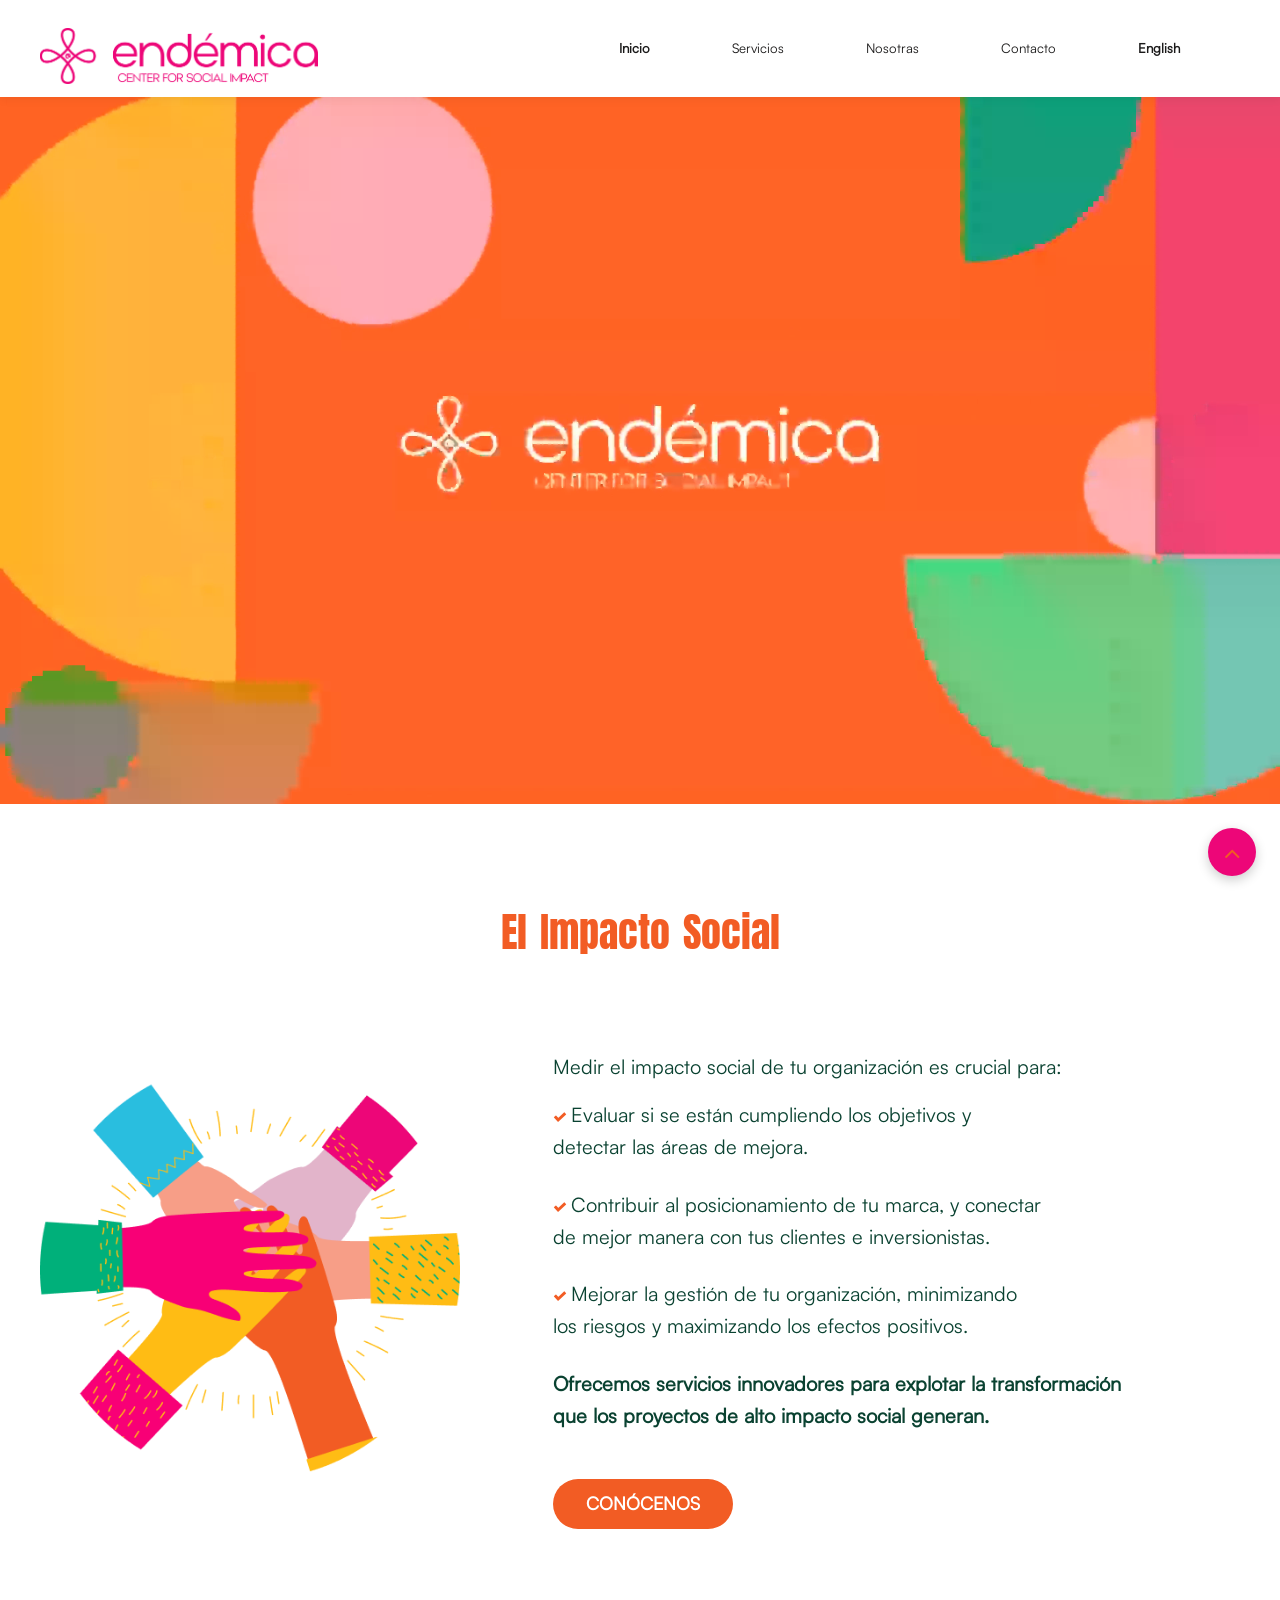
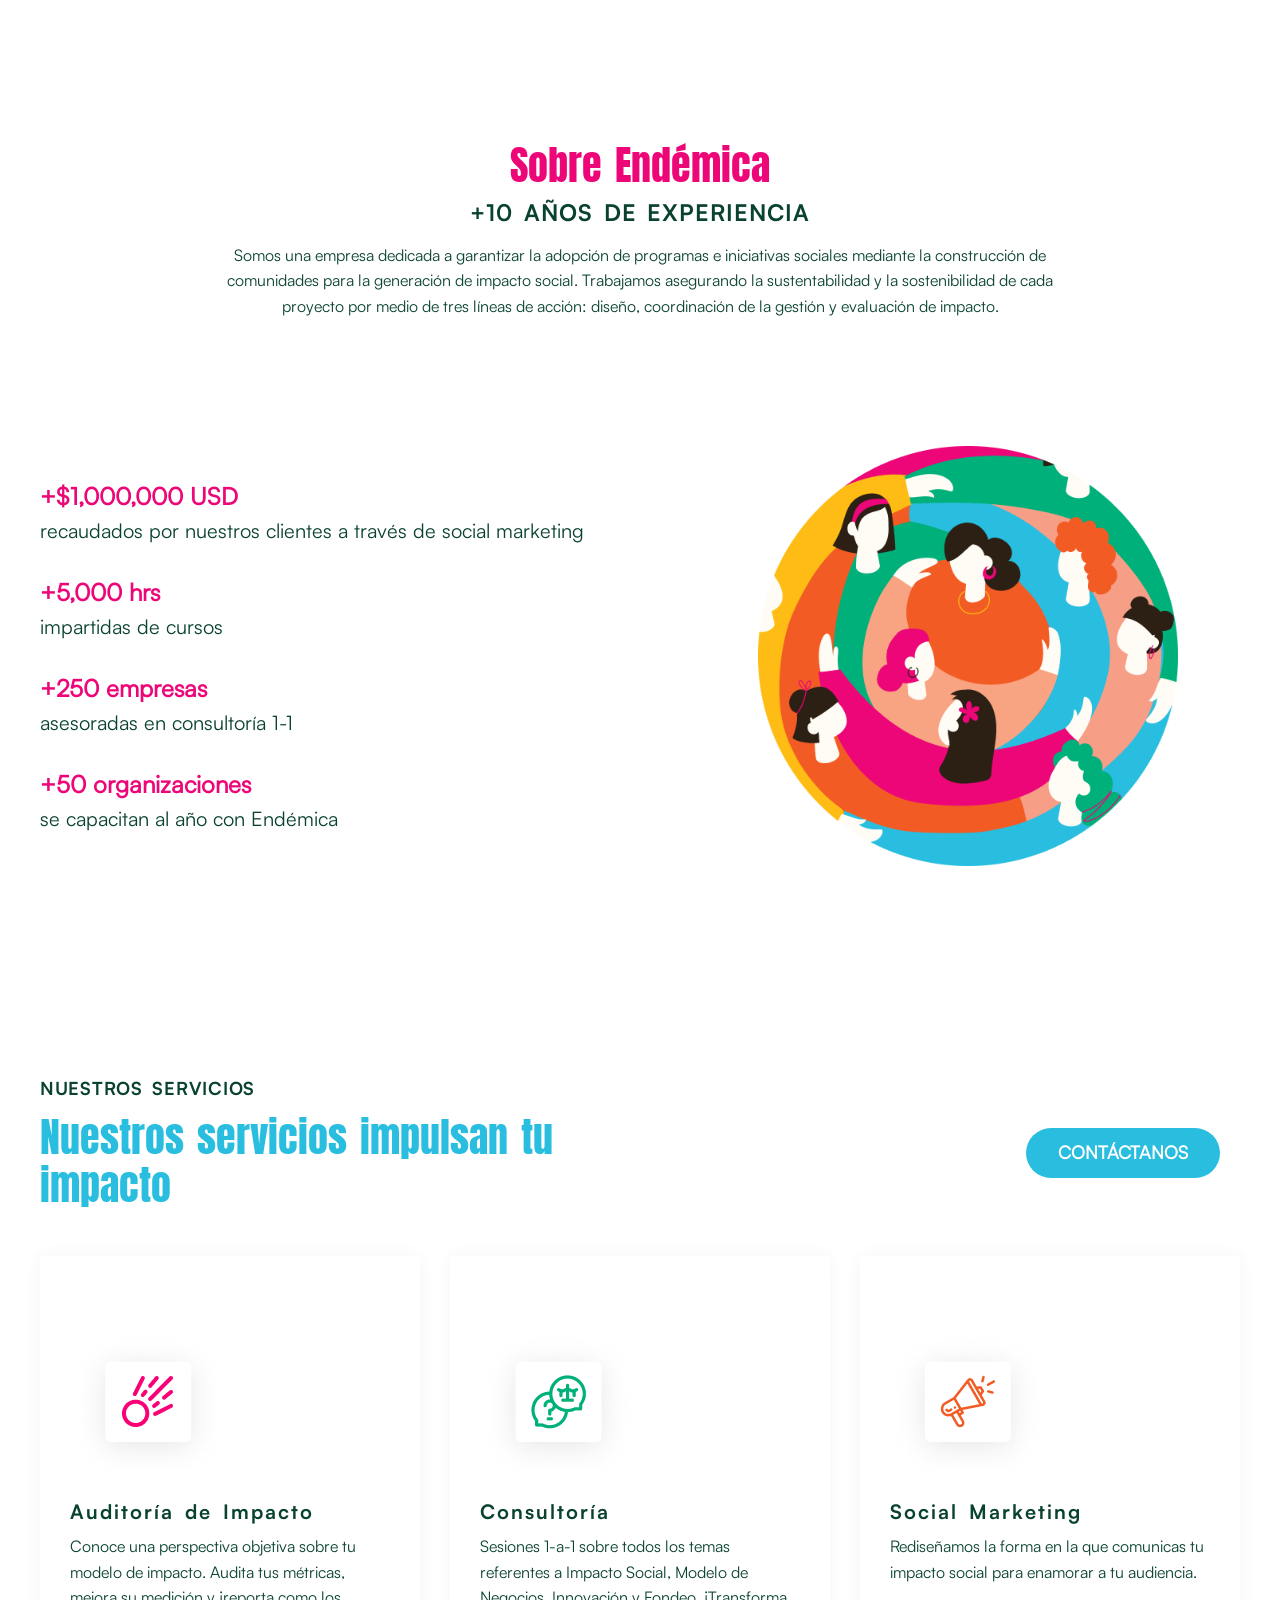
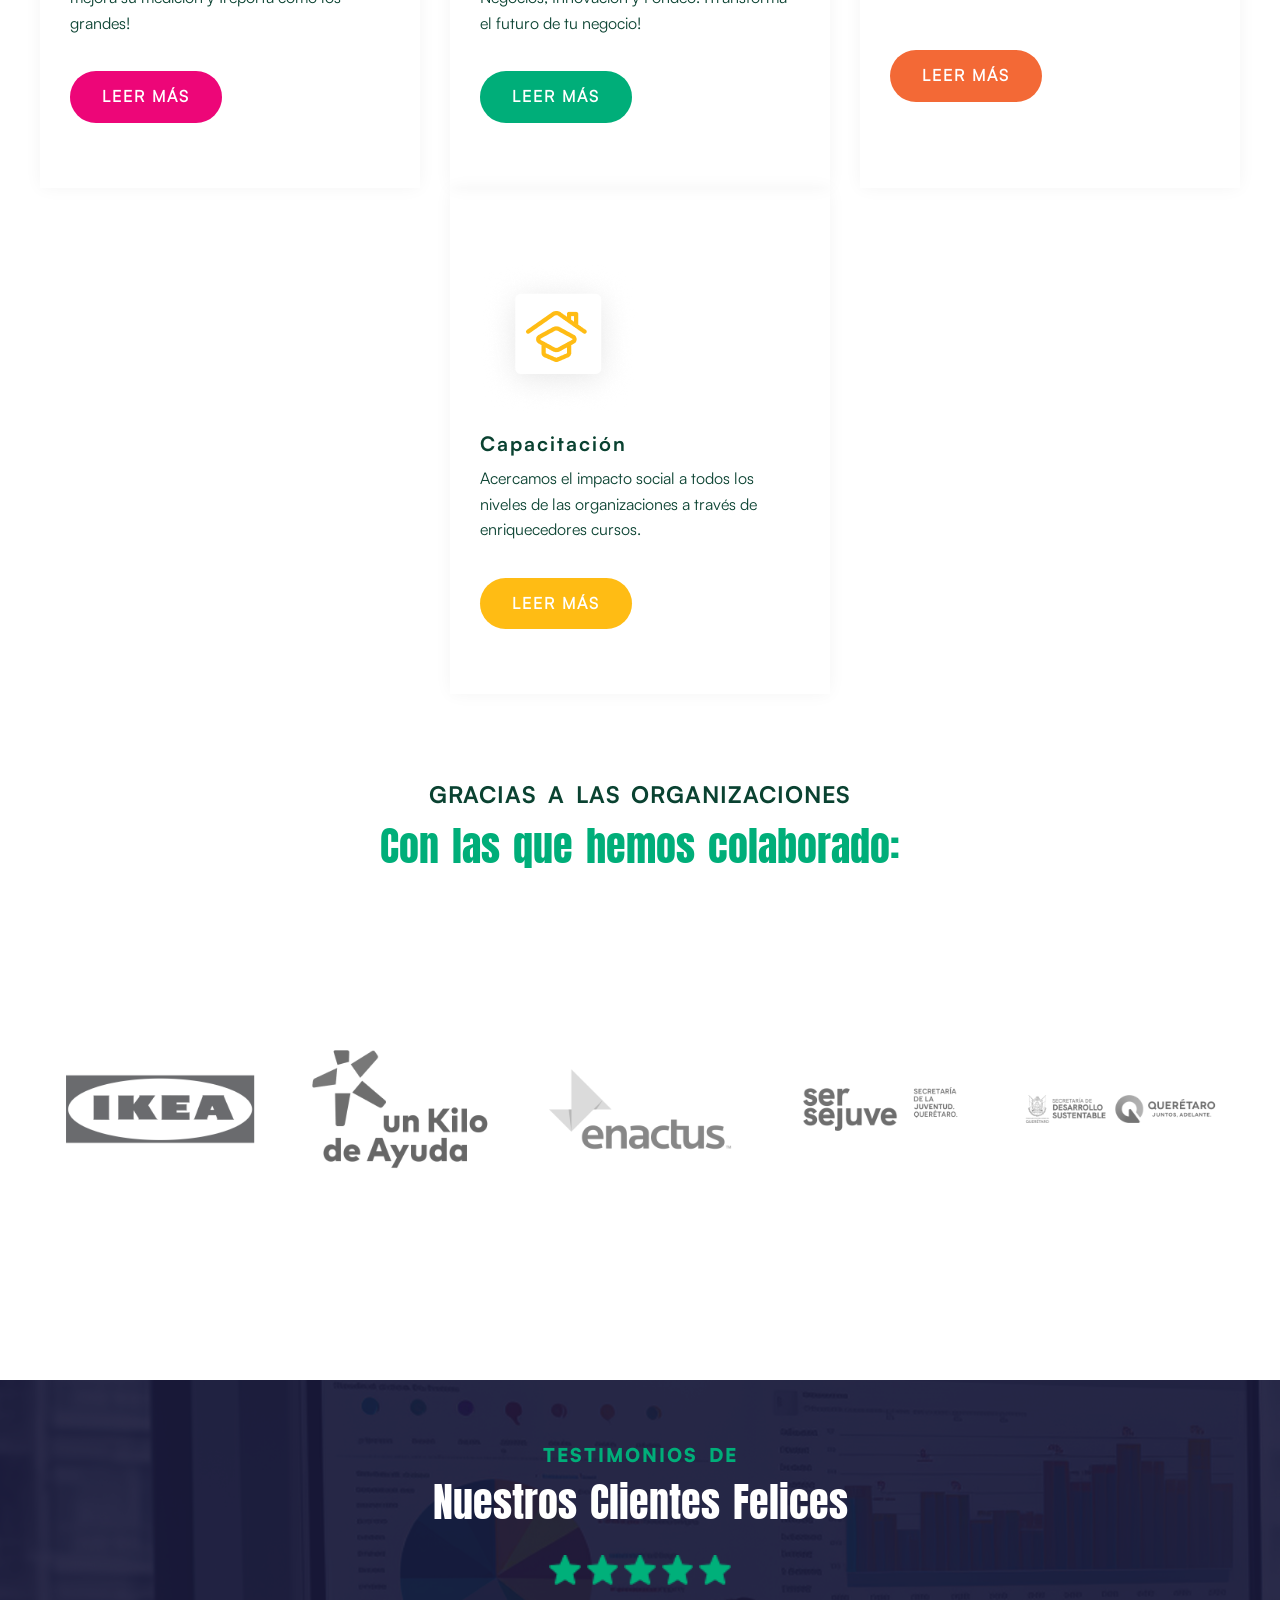
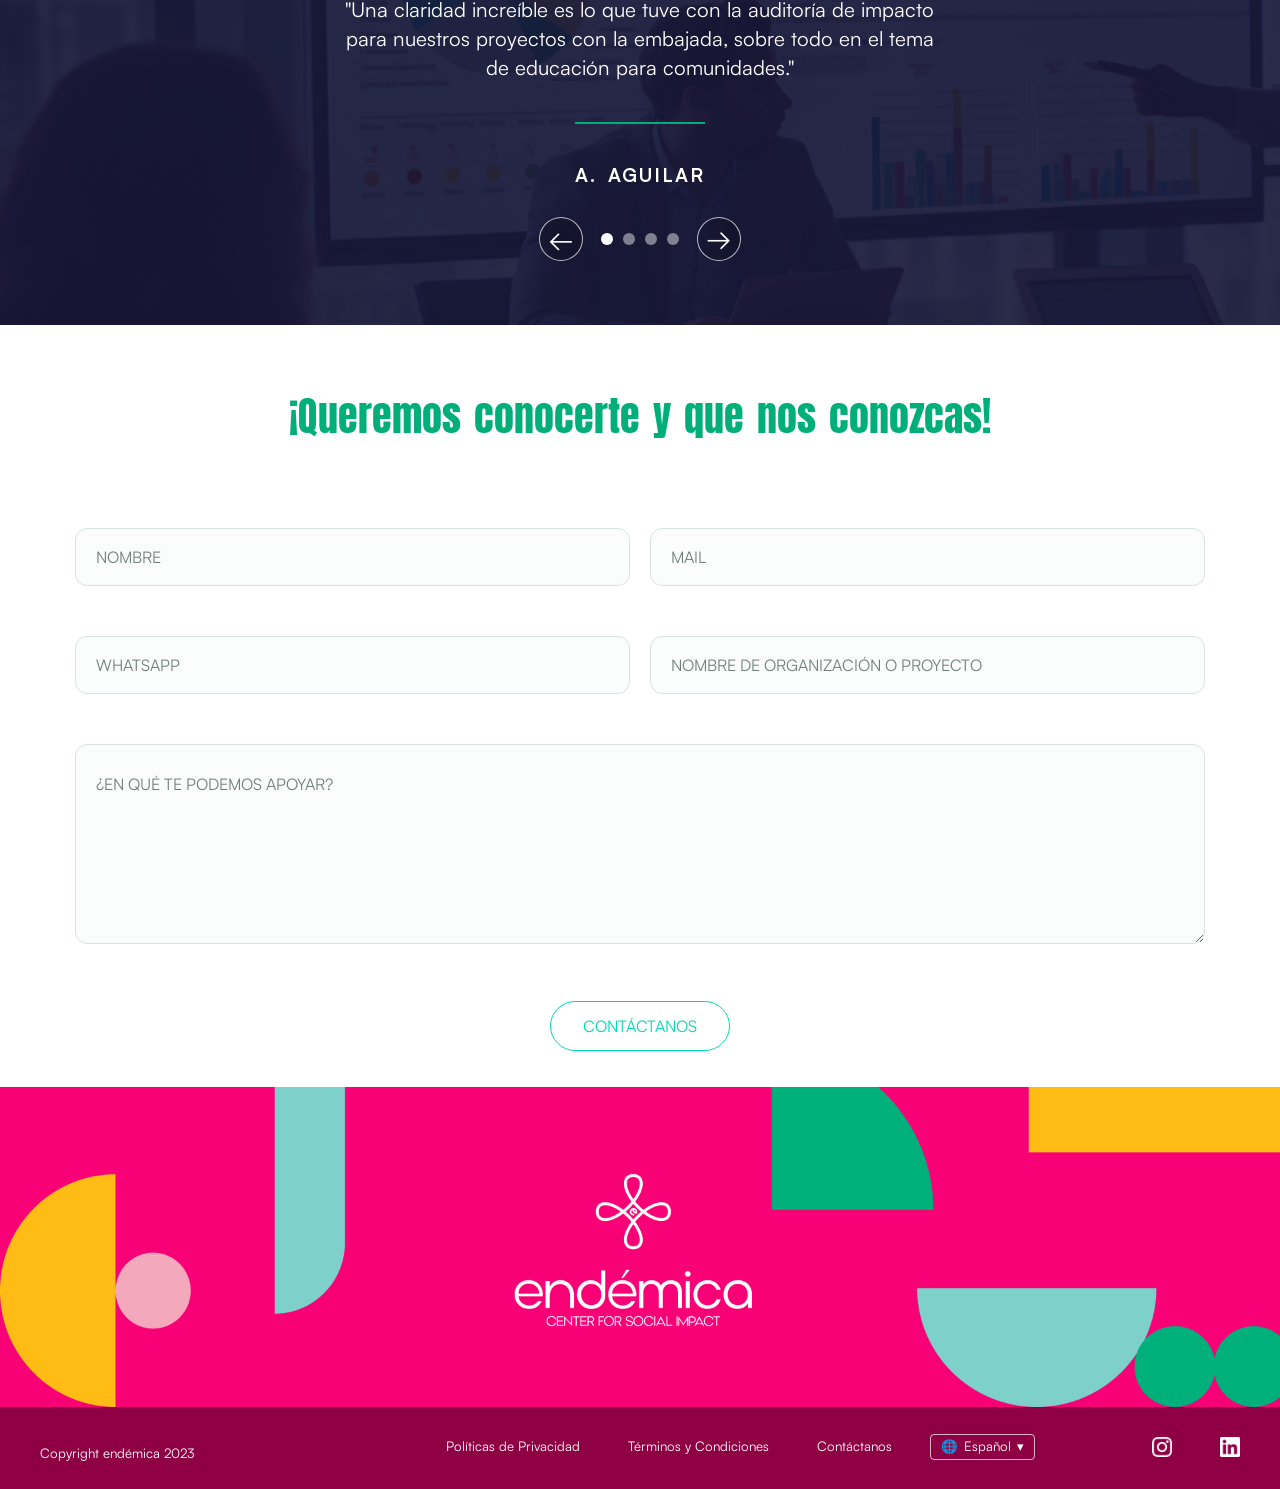
<file: index.html>
<!DOCTYPE HTML>
<html lang="es-MX">
    <head>
		<meta charset="UTF-8">
		<meta http-equiv="x-ua-compatible" content="ie=edge">
		<title>Endémica | Center for Social Impact</title>
		<meta name="description" content="Endémica Center for Social Impact: social marketing, auditoría de impacto, consultoría y capacitación para organizaciones en Latinoamérica.">
		<meta name="viewport" content="width=device-width, initial-scale=1">
		<!-- Favicon Icon -->
        <link rel="icon"  type="image/png" href="assets/images & icons/Nosotros Assets/Icon ¿por qué endémica_.png">		
        <link rel="stylesheet" type="text/css" href="assets/css/bootstrap.min.css"/>
        <link rel="stylesheet" type="text/css" href="venobox/venobox.css"/>
        <link rel="stylesheet" type="text/css" href="assets/css/plugin_theme_css.css"/>
        <link rel="stylesheet" type="text/css" href="assets/css/witr-animate.css"/>        
		<link rel="stylesheet" type="text/css" href="assets/css/style.css"/>
		<link rel="stylesheet" type="text/css" href="assets/css/responsive.css"/>
		<link rel="stylesheet" type="text/css" href="assets/css/endemica.css"/>
		<!-- modernizr js -->	
        <script src="assets/js/vendor/modernizr-2.8.3.min.js"></script>		
    </head>
	<style type="text/css">
		.social_mark {
			height: 400px;
			background: #f8f8f8;
			position: relative; /* Add position relative to create a positioning context */
		}
		.card_seaction {
			width: 70%;
			position: relative;
			background: #ffffff;
			display: flex;
			margin: auto;
			border-radius: 10px;
			margin-top: -150px; 
			box-shadow: 0px 0px 17px -1px rgba(0, 0, 0, 0.05);
		}
		.card_container{
			padding: 20px;
		}
		.witr_about_area{
			padding: 20px 0px 20px!important;
		}
		.witr_text_widget.witr_about_widget p, li{
			padding-right: 60px!important;
			font-size: 16px;
		}
		.btn7 {
		width: 50%!important;
		margin: inherit!important;
		}
		.text-cente h2, h3{
			text-transform: uppercase;
		}
		.list{
			list-style: disc!important;
		}
		.witr_righti.single_image img{
			margin-left: 0px!important;
			height: 450px;
		}
		.last_img img{
			height: 900px!important;
		}
		.img3 img{
			height: 600px!important;
		}
		.witr_con_btn2 .w_btn2{
			display: flex;
			margin: auto;
			justify-content: center;
			align-items: center;
		}
		.btn{
			width: 20%!important;
		}

		.nivo-prevNav {
			display: none;
		}
		.nivo-directionNav {
			display: none;
		}

		.icon-list-text {
			color:#0A4231;
		}

		#bolder {
			font-weight: 600 !important;
		
		}

		.collaborators-title {
			margin: 0 auto 8px !important;
			padding: 0 !important;
			color: #0a4231 !important;
			font-family: 'fig2', 'Anton', sans-serif;
			font-size: clamp(20px, 3.125vw, 40px) !important;
			font-weight: 700;
			letter-spacing: .02em;
			line-height: 1 !important;
			text-transform: uppercase;
			text-underline-offset: 3px;
		}

		.collaborators-main {
			margin: 0 !important;
			padding: 0 !important;
			color: #00ae79 !important;
			font-family: 'head', 'Anton', sans-serif;
			font-size: clamp(48px, 7vw, 100px) !important;
			font-weight: 400;
			line-height: .95 !important;
			white-space: nowrap;
		}

		@media(max-width: 900px){
		    .icon-list-items li{
		        padding: 0 10px;
		        padding-right: 10px!important;
		    }
		    .witr_btn_sinner{
		        text-align: center;
		    }
		}
	</style>
	
<body>

<div class="onath-header-top">
	<div class="container">
	</div>
</div>

<div class="onath-main-menu hidden-xs hidden-sm witr_h_h1">
	<div class="onath_nav_area">
		<div class="container">
			<div class="row logo-left">				
				<div class="col-lg-3 col-md-3 col-sm-3 col-xs-4">
					<div class="logo">
						<a class="main_sticky_main_l" href="index.html" title="Onath">
							<img src="img/top_logo.png" alt="Onath">
						</a>
						<a class="main_sticky_l" href="index.html" title="Onath">
							<img src="assets/images/logo2.png" alt="Onath">
						</a>
					</div>
				</div>
				<div class="col-lg-9  col-md-9 col-sm-9 col-xs-8">
					<nav class="onath_menu">						
						<ul class="sub-menu">
							<li><a id="bolder" href="index.html">Inicio</a></li>
							<li ><a href="servicios.html">Servicios</a></li>
							<li><a href="nosotras.html">Nosotras</a></li>
							<li><a href="contact.html">Contacto</a></li>
							<li class="e-nav-lang"><a href="en/index.html" hreflang="en" lang="en">English</a></li>
						</ul>
					</nav>				
				</div>
			</div> 
		</div> 
	</div> 	
</div>

 <!-- MOBILE MENU -->
 <div class="mobile_logo_area hidden-md hidden-lg">
	<div class="container">
		<div class="row">
			<div class="col-sm-12">					
				<div class="mobile_menu_logo text-center">
					<a href="index.html" title="onath">
						<img src="img/top_logo.png" alt="onath" />
					</a>		
				</div>
			</div>
		</div>
	</div>
</div>
<!-- END MOBILE MENU --> 

<!-- MOBILE MENU AREA -->
<div class="mbm hidden-md hidden-lg header_area main-menu-area">
	<div class="menu_area mobile-menu">
		<nav>						
			<ul class="sub-menu">
				<li>
					<a id="bolder" href="index.html">Inicio</a>
				</li>
				<li ><a href="servicios.html">Servicios</a></li>
				<li><a href="nosotras.html">Nosotras</a></li>
				<li><a href="contact.html">Contacto</a></li>
				<li class="e-nav-lang"><a href="en/index.html" hreflang="en" lang="en">English</a></li>
			</ul>
		</nav>
	</div>					
</div>			
<!-- END MOBILE MENU AREA  -->




<!-- SLIDER  AREA -->
<div class="e-hero">
	<video class="e-hero__video" autoplay muted loop playsinline preload="auto" poster="img/hero-poster.jpg" aria-hidden="true">
		<source src="img/hero.mp4" type="video/mp4">
		<source src="img/hero.webm" type="video/webm">
		<source src="img/hero.ogg" type="video/ogg">
	</video>
</div>

<!-- witr_about_area -->
<div class="witr_about_area" style="margin-top: 80px;">
	<div class="container">
		<div class="row">
			<div class="col-lg-12 col-md-12">
				<div class="witr_6 text-center">
					<div class="onath_content all_cal_color">
						<h2 class="e-h2" style="color:#f25c24;">El Impacto Social</h2>
					</div>
				</div>
			</div>
		</div>
		<br><br>
		<div class="row">
			<div class="col-lg-5 col-md-12 col-sm-12">
				<div class="single_image witr_righti" style="display: flex; justify-content: right;">
					<img src="img/shake.png" class="e-pic" alt=""/>
				</div> 				
			</div>			
			<div class="col-lg-7 col-md-12 col-sm-12">
               <!-- <div class="witr_text_widget witr_about_widget">
					<div class="witr_text_widget_inner">
						<h1 style="font-size: 50px;
						color: #f25c24;
						width: calc(100% + 100px);
						position: relative;
						right: 297px;
						bottom: 40px;">Y el impacto social ¿qué o qué?
						</h1>		
					
						<p>Medir el impacto social de tu organización es crucial para:</p>								
					</div>
				</div> -->
				<style>
					i{
						color: #f25c24!important;
					}
				</style>
				<div class="exoert-icon" style="margin-top: 40px;">
					<p style="color: #0A4231; font-size: 20px;">Medir el impacto social de tu organización es crucial para:</p>
					<ul class="icon-list-items">
						<li>
							<span><i class="icofont-verification-check"></i></span>
							<span class="icon-list-text">Evaluar si se están cumpliendo los objetivos y <br>
								detectar las áreas de mejora.</span>
						</li><br>
						<li>
							<span><i class="icofont-verification-check"></i></span>
							<span class="icon-list-text">Contribuir al posicionamiento de tu marca, y conectar <br>
								de mejor manera con tus clientes e inversionistas.</span>
						</li><br>
						<li>
							<span><i class="icofont-verification-check"></i></span>
							<span class="icon-list-text">Mejorar la gestión de tu organización, minimizando <br>
								los riesgos y maximizando los efectos positivos.</span>
						</li>
						<br>
						<li>
							<span style="color:#0A4231; font-weight: bold;">
								Ofrecemos servicios innovadores para explotar la transformación <br>
que los proyectos de alto impacto social generan.
							</span>
						</li>
					</ul>
				</div>
				
				<div class="witr_button_area">
					<div class="witr_btn_style mr">
						<div class="witr_btn_sinner" style="text-align: left;">	
							<a href="nosotras.html" class="witr_btn">CONÓCENOS</a>
						</div>						
					</div>
				</div>
			</div>
		</div>
	</div>						
</div>	
<br><br><br><br>
<div class="witr_about_area">
	<div class="container">
		<div class="row">
			<div class="col-lg-12">	
				<div class="witr_section_title">
					<div class="witr_section_title_inner text-center">
						
						<h3 class="e-h2" style="color: #ED0678;">Sobre Endémica</h3>
						<h2 class="e-eyebrow" style="color: #0A4231; font-family: 'fig2';">+10 AÑOS DE EXPERIENCIA</h2>
						<p class="e-center" style="color:#0A4231; max-width: 900px; margin: 16px auto 0;">Somos una empresa dedicada a garantizar la adopción de programas e iniciativas sociales mediante la construcción de comunidades para la generación de impacto social. Trabajamos asegurando la sustentabilidad y la sostenibilidad de cada proyecto por medio de tres líneas de acción: diseño, coordinación de la gestión y evaluación de impacto.</p>
					</div>
				</div>
			</div>
		</div><br><br><br>
		<div class="row" style="margin-top: 50px;">
			
			<div class="col-lg-7 col-md-12 col-sm-12">
              
				
				<div class="exoert-icon">
					<ul class="icon-list-items">
						<li>
							<span style="color: #ed0678; font-size: 24px; font-weight: bold;">+$1,000,000 USD</span><br>
							<span class="icon-list-text">recaudados por nuestros clientes a través de
								social marketing</span>
						</li><br>
						<li>
							<span style="color: #ed0678; font-size: 24px; font-weight: bold;">+5,000 hrs
							</span><br>
							<span class="icon-list-text">impartidas de cursos
							</span>
						</li><br>
						<li>
							<span style="color: #ed0678; font-size: 24px; font-weight: bold;">+250 empresas
							</span><br>
							<span class="icon-list-text">asesoradas en consultoría 1-1
							</span>
						</li>
						<br>
						<li>
							<span style="color: #ed0678; font-size: 24px; font-weight: bold;">+50 organizaciones
							</span><br>
							<span class="icon-list-text">se capacitan al año con Endémica
							</span>
						</li>
					</ul>
				</div>
				
				
			</div>
			<div class="col-lg-5 col-md-12 col-sm-12">
				<div class="single_image witr_righti">
					<img src="img/main2.png" class="e-pic" alt=""/>
				</div> 				
			</div>
		</div>
	</div>						
</div>	
<br><br><br><br>
<!-- onath_humanist_project_area -->
<div class="witr_about_area">
<div class="onath_humanist_project_area">			
	<div class="container">
		<div class="row">
			<div class="col-lg-6">	
				<div class="witr_humanist_title">
					<div class="witr_section_title_inner text-left">
						<h2 class="e-eyebrow" style="color: #0A4231;">NUESTROS SERVICIOS</h2>
						<h3 class="e-h2" style="color: #29bedf;">Nuestros servicios impulsan tu impacto</h3>	
					</div>
				</div>				
			</div>
			<div class="col-lg-6">	
				<div class="witr_humanist_btn">
					<div class="witr_btn_sinner">
						<a href="contact.html" target="_blank" class="witr_btn" style="background-color: #29bedf; text-transform: uppercase;">Contáctanos</a>
					</div>
				</div>
			</div>
		</div>
		<div class="row humanist_top" style="justify-content: center;">
			<div class="col-lg-4 col-md-6 col-sm-12">
				<div class="pure-service_area">
					<div class="service-item all_color_service text-left">
						<div class="service_top_image"></div>
						<div class="text_box all_icon_color">
							<img src="img/f_ico.png" alt="">
							<h3 style="font-family: fig2; font-weight: bold; color: #0A4231; text-transform: none;">Auditoría de Impacto
							</h3>		
							<p style="color: #0A4231;">Conoce una perspectiva objetiva
								sobre tu modelo de impacto. Audita
								tus métricas, mejora su medición y
								¡reporta como los grandes!</p>		
							<div class="service-btn">
								<a href="servicios.html#aud" style="background-color: #ed0678; color: white;">Leer más
								</a>
							</div>
						</div> 						
					</div>
				</div>
			</div>
			<div class="col-lg-4 col-md-6 col-sm-12">
				<div class="pure-service_area">
					<div class="service-item all_color_service text-left">
						<div class="service_top_image"></div>
						<div class="text_box all_icon_color">
							<img src="img/s_ico.png" alt="">
							<h3 style="font-family: fig2; font-weight: bold; color: #0A4231; text-transform: none;">Consultoría</h3>		
							<p style="color: #0A4231;">Sesiones 1-a-1 sobre todos los temas
								referentes a Impacto Social, Modelo
								de Negocios, Innovación y Fondeo.
								¡Transforma el futuro de tu negocio!</p>		
							<div class="service-btn">
								<a href="servicios.html#cons" style="background-color: #00ae79; color: white;">Leer más
								</a>
							</div>
						</div> 						
					</div>
				</div>
			</div>
			<div class="col-lg-4 col-md-6 col-sm-12">
				<div class="pure-service_area">
					<div class="service-item all_color_service text-left">
						<div class="service_top_image"></div>
						<div class="text_box all_icon_color">
							<img src="img/t_ico.png" alt="">
							<h3 style="font-family: fig2; font-weight: bold; color: #0A4231; text-transform: none;">Social Marketing</h3>		
							<p style="color: #0A4231;">Rediseñamos la forma en la que
								comunicas tu impacto social para
								enamorar a tu audiencia.</p>		
							<div class="service-btn">
								<a href="servicios.html#social" style="background-color: #f36936; color: white; margin-top: 30px;">Leer más
								</a>
							</div>
						</div> 						
					</div>
				</div>
			</div>
			<div class="col-lg-4 col-md-6 col-sm-12">
				<div class="pure-service_area">
					<div class="service-item all_color_service text-left">
						<div class="service_top_image"></div>
						<div class="text_box all_icon_color">
							<img src="img/h_ico.png" alt="">
							<h3 style="font-family: fig2; font-weight: bold; color: #0A4231; text-transform: none;">Capacitación </h3>		
							<p style="color: #0A4231;">Acercamos el impacto social a todos
								los niveles de las organizaciones a
								través de enriquecedores cursos. </p>		
							<div class="service-btn">
								<a href="servicios.html#cap" style="background-color: #ffbc14; color: white;">Leer más
								</a>
							</div>
						</div> 						
					</div>
				</div>
			</div>
		</div>
		</div>
	</div>
</div>


<div class="container">				
	<div class="row">
		<div class="col-lg-12 col-md-12">
			<div class=" witr_6 text-center">
				<div class="witr_section_title_inner text-center">
					<h2 class="e-eyebrow" style="color: #0A4231;">Gracias a las organizaciones</h2>
					<h3 class="e-h2" style="color: #00ae79;">Con las que hemos colaborado:</h3>
				</div>
				</div>	
			</div>				
		</div>
	</div>
<!-- SLIDER logo AREA -->
<div class="witr_brand_area">
	<div class="container">
		<div class="row">
			<div class=" col-md-12">	
				<!--======SCREENSHOTS  ======-->
				<div class="imagess_area wittr_car_top_left">
					<div class="witr_car_overlay imagess_id2">
						<div class="slide_items">
							<img src="img/Logos carrusel/Frame 1.png" alt="img1"/>
						</div>
						<div class="slide_items">
							<img src="img/Logos carrusel/Frame 10.png" alt="img2"/>
						</div>
						<div class="slide_items">
							<img src="img/Logos carrusel/Frame 11.png" alt="img3"/>
						</div>
						<div class="slide_items">
							<img src="img/Logos carrusel/Frame 12.png" alt="img4"/>
						</div>
						<div class="slide_items">
							<img src="img/Logos carrusel/Frame 13.png" alt="img5"/>
						</div>
						<div class="slide_items">
							<img src="img/Logos carrusel/Frame 14.png" alt="img6"/>
						</div>
						<div class="slide_items">
							<img src="img/Logos carrusel/Frame 15.png" alt="img6"/>
						</div>
						<div class="slide_items">
							<img src="img/Logos carrusel/Frame 16.png" alt="img6"/>
						</div>
						<div class="slide_items">
							<img src="img/Logos carrusel/Frame 17.png" alt="img6"/>
						</div>
						<div class="slide_items">
							<img src="img/Logos carrusel/Frame 18.png" alt="img6"/>
						</div>
						<div class="slide_items">
							<img src="img/Logos carrusel/Frame 19.png" alt="img6"/>
						</div>
						<div class="slide_items">
							<img src="img/Logos carrusel/Frame 2.png" alt="img6"/>
						</div>
						<div class="slide_items">
							<img src="img/Logos carrusel/Frame 20.png" alt="img6"/>
						</div>
						<div class="slide_items">
							<img src="img/Logos carrusel/Frame 21.png" alt="img6"/>
						</div>
						<div class="slide_items">
							<img src="img/Logos carrusel/Frame 22.png" alt="img6"/>
						</div>
						<div class="slide_items">
							<img src="img/Logos carrusel/Frame 23.png" alt="img6"/>
						</div>
						<div class="slide_items">
							<img src="img/Logos carrusel/Frame 24.png" alt="img6"/>
						</div>
						<div class="slide_items">
							<img src="img/Logos carrusel/Frame 25.png" alt="img6"/>
						</div>
						<div class="slide_items">
							<img src="img/Logos carrusel/Frame 26.png" alt="img6"/>
						</div>
						<div class="slide_items">
							<img src="img/Logos carrusel/Frame 27.png" alt="img6"/>
						</div>
						<div class="slide_items">
							<img src="img/Logos carrusel/Frame 28.png" alt="img6"/>
						</div>

						<div class="slide_items">
							<img src="img/Logos carrusel/Frame 29.png" alt="img6"/>
						</div>
						<div class="slide_items">
							<img src="img/Logos carrusel/Frame 30.png" alt="img6"/>
						</div>
						<div class="slide_items">
							<img src="img/Logos carrusel/Frame 31.png" alt="img6"/>
						</div>
						<div class="slide_items">
							<img src="img/Logos carrusel/Frame 32.png" alt="img6"/>
						</div>
						<div class="slide_items">
							<img src="img/Logos carrusel/Frame 33.png" alt="img6"/>
						</div>
						<div class="slide_items">
							<img src="img/Logos carrusel/Frame 34.png" alt="img6"/>
						</div>
						<div class="slide_items">
							<img src="img/Logos carrusel/Frame 35.png" alt="img6"/>
						</div>

						<div class="slide_items">
							<img src="img/Logos carrusel/Frame 36.png" alt="img6"/>
						</div>


						<div class="slide_items">
							<img src="img/Logos carrusel/Frame 37.png" alt="img6"/>
						</div>
						<div class="slide_items">
							<img src="img/Logos carrusel/Frame 38.png" alt="img6"/>
						</div>
						<div class="slide_items">
							<img src="img/Logos carrusel/Frame 39.png" alt="img6"/>
						</div>
						<div class="slide_items">
							<img src="img/Logos carrusel/Frame 40.png" alt="img6"/>
						</div>
						<div class="slide_items">
							<img src="img/Logos carrusel/Frame 43.png" alt="img6"/>
						</div>
						<div class="slide_items">
							<img src="img/Logos carrusel/Frame 44.png" alt="img6"/>
						</div>
						<div class="slide_items">
							<img src="img/Logos carrusel/Frame 45.png" alt="img6"/>
						</div>
						<div class="slide_items">
							<img src="img/Logos carrusel/Frame 46.png" alt="img6"/>
						</div>
						<div class="slide_items">
							<img src="img/Logos carrusel/Frame 49.png" alt="img6"/>
						</div>
						<div class="slide_items">
							<img src="img/Logos carrusel/Frame 50.png" alt="img6"/>
						</div>
						<div class="slide_items">
							<img src="img/Logos carrusel/Frame 51.png" alt="img6"/>
						</div>
						<div class="slide_items">
							<img src="img/Logos carrusel/Frame 52.png" alt="img6"/>
						</div>
						<div class="slide_items">
							<img src="img/Logos carrusel/Frame 55.png" alt="img6"/>
						</div>
						<div class="slide_items">
							<img src="img/Logos carrusel/Frame 57.png" alt="img6"/>
						</div>
						<div class="slide_items">
							<img src="img/Logos carrusel/Frame 61.png" alt="img6"/>
						</div>
						<div class="slide_items">
							<img src="img/Logos carrusel/Frame 62.png" alt="img6"/>
						</div>
						<div class="slide_items">
							<img src="img/Logos carrusel/Frame 63.png" alt="img6"/>
						</div>
						<div class="slide_items">
							<img src="img/Logos carrusel/Frame 67.png" alt="img6"/>
						</div>
						<div class="slide_items">
							<img src="img/Logos carrusel/Frame 68.png" alt="img6"/>
						</div>
						<div class="slide_items">
							<img src="img/Logos carrusel/Frame 69.png" alt="img6"/>
						</div>

						<!--NEW FRAMES BELOW-->
						<div class="slide_items">
							<img src="nuevos/frame1.png" alt="img6"/>
						</div>
						<div class="slide_items">
							<img src="nuevos/frame2.png" alt="img6"/>
						</div>
						<div class="slide_items">
							<img src="nuevos/frame3.png" alt="img6"/>
						</div>
						<div class="slide_items">
							<img src="nuevos/frame4.png" alt="img6"/>
						</div>
						<div class="slide_items">
							<img src="nuevos/frame5.png" alt="img6"/>
						</div>
						<div class="slide_items">
							<img src="nuevos/frame6.png" alt="img6"/>
						</div>
						<div class="slide_items">
							<img src="nuevos/frame7.png" alt="img6"/>
						</div>
						<div class="slide_items">
							<img src="nuevos/frame8.png" alt="img6"/>
						</div>
						<div class="slide_items">
							<img src="nuevos/frame9.png" alt="img6"/>
						</div>
						<div class="slide_items">
							<img src="nuevos/frame10.png" alt="img6"/>
						</div>
						<div class="slide_items">
							<img src="nuevos/frame11.png" alt="img6"/>
						</div>
						<div class="slide_items">
							<img src="nuevos/frame12.png" alt="img6"/>
						</div>
						<div class="slide_items">
							<img src="nuevos/frame13.png" alt="img6"/>
						</div>
						<div class="slide_items">
							<img src="nuevos/frame14.png" alt="img6"/>
						</div>
						<div class="slide_items">
							<img src="nuevos/frame15.png" alt="img6"/>
						</div>
						<div class="slide_items">
							<img src="nuevos/frame16.png" alt="img6"/>
						</div>
						<div class="slide_items">
							<img src="nuevos/frame17.png" alt="img6"/>
						</div>
						<div class="slide_items">
							<img src="nuevos/frame18.png" alt="img6"/>
						</div>
						<div class="slide_items">
							<img src="nuevos/frame19.png" alt="img6"/>
						</div>
						<div class="slide_items">
							<img src="nuevos/frame20.png" alt="img6"/>
						</div>
						<div class="slide_items">
							<img src="nuevos/frame21.png" alt="img6"/>
						</div>
						<div class="slide_items">
							<img src="nuevos/frame22.png" alt="img6"/>
						</div>
						<div class="slide_items">
							<img src="nuevos/frame23.png" alt="img6"/>
						</div>
						<div class="slide_items">
							<img src="nuevos/frame24.png" alt="img6"/>
						</div>
						<div class="slide_items">
							<img src="nuevos/frame25.png" alt="img6"/>
						</div>
						<div class="slide_items">
							<img src="nuevos/frame26.png" alt="img6"/>
						</div>
						<div class="slide_items">
							<img src="nuevos/frame27.png" alt="img6"/>
						</div>
						<div class="slide_items">
							<img src="nuevos/frame28.png" alt="img6"/>
						</div>
						<div class="slide_items">
							<img src="nuevos/frame29.png" alt="img6"/>
						</div>
						<div class="slide_items">
							<img src="nuevos/frame30.png" alt="img6"/>
						</div>
						<div class="slide_items">
							<img src="nuevos/frame31.png" alt="img6"/>
						</div>
						<div class="slide_items">
							<img src="nuevos/frame32.png" alt="img6"/>
						</div>
						<div class="slide_items">
							<img src="nuevos/frame33.png" alt="img6"/>
						</div>
					</div>
				</div> 
			</div>
		</div>
	</div>
</div>

	<style>
		.slick-prev, .slick-next{
			background-color: #00ae79!important;
		}
	</style>			
<!-- onath_post_video_area -->
<div class="onath_post_video_area" id="bgn" style="background: url(testi.png);">			
	<div class="container">				
		<div class="row">
			<div class="col-lg-12 col-md-12">
				<div class=" witr_6 text-center">
					<div class="onath_content all_cal_color">			
						<h5 style="color: #00ae79; font-family: 'fig3';">TESTIMONIOS DE</h5>																	
						<h2 class="e-h2" style="color:#fff;">Nuestros Clientes Felices</h2>	
						<br>
						<div class="e-testi" data-e-testi><div class="e-testi__slide is-active" role="group" aria-label="Testimonio 1 de 4">
							<div class="e-testi__stars" role="img" aria-label="5 estrellas"><img src="img/Testimonios nuestros clientes felices.png" alt="" style="height:30px;width:auto;margin:0 3px;"><img src="img/Testimonios nuestros clientes felices.png" alt="" style="height:30px;width:auto;margin:0 3px;"><img src="img/Testimonios nuestros clientes felices.png" alt="" style="height:30px;width:auto;margin:0 3px;"><img src="img/Testimonios nuestros clientes felices.png" alt="" style="height:30px;width:auto;margin:0 3px;"><img src="img/Testimonios nuestros clientes felices.png" alt="" style="height:30px;width:auto;margin:0 3px;"></div><p>"Una claridad increíble es lo que tuve con la auditoría de impacto para nuestros proyectos con la embajada, sobre todo en el tema de educación para comunidades."</p><h5>A. AGUILAR</h5></div><div class="e-testi__slide" role="group" aria-label="Testimonio 2 de 4"><div class="e-testi__stars" role="img" aria-label="5 estrellas"><img src="img/Testimonios nuestros clientes felices.png" alt="" style="height:30px;width:auto;margin:0 3px;"><img src="img/Testimonios nuestros clientes felices.png" alt="" style="height:30px;width:auto;margin:0 3px;"><img src="img/Testimonios nuestros clientes felices.png" alt="" style="height:30px;width:auto;margin:0 3px;"><img src="img/Testimonios nuestros clientes felices.png" alt="" style="height:30px;width:auto;margin:0 3px;"><img src="img/Testimonios nuestros clientes felices.png" alt="" style="height:30px;width:auto;margin:0 3px;"></div><p>"Muy recomendable, la capacitación y las consultorías. Hemos visto grandes resultados en poco tiempo."</p><h5>REMSA</h5></div><div class="e-testi__slide" role="group" aria-label="Testimonio 3 de 4"><div class="e-testi__stars" role="img" aria-label="5 estrellas"><img src="img/Testimonios nuestros clientes felices.png" alt="" style="height:30px;width:auto;margin:0 3px;"><img src="img/Testimonios nuestros clientes felices.png" alt="" style="height:30px;width:auto;margin:0 3px;"><img src="img/Testimonios nuestros clientes felices.png" alt="" style="height:30px;width:auto;margin:0 3px;"><img src="img/Testimonios nuestros clientes felices.png" alt="" style="height:30px;width:auto;margin:0 3px;"><img src="img/Testimonios nuestros clientes felices.png" alt="" style="height:30px;width:auto;margin:0 3px;"></div><p>"Extraordinarios talleres, son increíbles las ponentes."</p><h5>FONDO SEMILLAS</h5></div><div class="e-testi__slide" role="group" aria-label="Testimonio 4 de 4">
								<div class="e-testi__stars" role="img" aria-label="5 estrellas"><img src="img/Testimonios nuestros clientes felices.png" alt="" style="height:30px;width:auto;margin:0 3px;"><img src="img/Testimonios nuestros clientes felices.png" alt="" style="height:30px;width:auto;margin:0 3px;"><img src="img/Testimonios nuestros clientes felices.png" alt="" style="height:30px;width:auto;margin:0 3px;"><img src="img/Testimonios nuestros clientes felices.png" alt="" style="height:30px;width:auto;margin:0 3px;"><img src="img/Testimonios nuestros clientes felices.png" alt="" style="height:30px;width:auto;margin:0 3px;"></div><p>"Nadie como ellas, el mejor resultado para mi negocio."</p><h5>GRANJAS ECOLÓGICAS DE GUATEMALA S.A.</h5></div><div class="e-testi__dots"><button type="button" class="e-testi__dot is-active" aria-label="Ir al testimonio 1"></button><button type="button" class="e-testi__dot" aria-label="Ir al testimonio 2"></button><button type="button" class="e-testi__dot" aria-label="Ir al testimonio 3"></button><button type="button" class="e-testi__dot" aria-label="Ir al testimonio 4"></button></div></div>	
					</div>
					
					</div>	
					
				</div>				
			</div>
		</div>
	</div>


<!-- onath-blog-area -->
<div class="onath-blog-area">
	<div class="container">	
		<div class="row">
			<div class=" col-lg-12">
				<div class="witr_section_title">
					<div class="witr_section_title_inner text-center">
						<h2 class="e-h2" style="color: #00ae79;">¡Queremos conocerte y que nos conozcas!</h2>
					</div>
				</div>
			</div>
			
		</div>
		
	</div>
</div>
<div class="onath-touch-area">
	<div class="container">				
		<div class="row">
			<div class="col-lg-12">
				<div class="apartment_area">				
					<div class="witr_apartment_form">
						<form class="e-contact-form" action="/mail.php" method="post" id="contact-form" novalidate data-sending="ENVIANDO..." data-success="¡Gracias! Tu mensaje ha sido enviado. Te responderemos pronto." data-invalid="Revisa tu nombre y tu correo e intenta de nuevo." data-error="No pudimos enviar tu mensaje. Inténtalo de nuevo o escríbenos a administrativo@endemicasocial.com.">
							<!-- Campo trampa anti-spam: no lo quites -->
							<div aria-hidden="true" style="position:absolute;left:-9999px;top:auto;width:1px;height:1px;overflow:hidden;"><label>No llenar<input type="text" name="hp" tabindex="-1" autocomplete="off"></label></div>

							<div class="witr_form_controls2">
								<div class="witr_field2">
									<div class="witr_form_field2">
										<span><input type="text" name="name" placeholder="NOMBRE" autocomplete="name" required></span>
									</div>
									<div class="witr_form_field2">
										<span><input type="email" name="email" placeholder="MAIL" autocomplete="email" required></span>
									</div>
								</div>
								<div class="witr_field2">
									<div class="witr_form_field2">
										<span><input type="text" name="whatsapp" placeholder="WHATSAPP" inputmode="tel" autocomplete="tel"></span>
									</div>
									<div class="witr_form_field2">
										<span><input type="text" name="organization" placeholder="NOMBRE DE ORGANIZACIÓN O PROYECTO" autocomplete="organization"></span>
									</div>
								</div>
								<div class="witr_field2">
									<div class="witr_text_area2">
										<span>
										<textarea name="message" placeholder="¿EN QUÉ TE PODEMOS APOYAR?"></textarea>
										</span>
									</div>
								</div>
								<div class="witr_field2 e-contact-submit">
									<div class=" witr_con_btn2">
										<button class="w_btn2" type="submit" name="ok">CONTÁCTANOS</button>
									</div>
								</div>
							</div>
							<div class="row">
								<div class="col-lg-12">
									<p class="form-messege"></p>
								</div>
							</div>
						</form>
					</div>					
				</div>									
			</div>
		</div>
	</div>
</div>

<!-- witrfm_area -->
<div class="witrfm_area">
	<img src="assets/images & icons/Inicio Assets/Foto footer.png" alt="">
	<!-- FOOTER BOTTOM AREA -->
	<div class="footer-bottom">
		<div class="container">
			<div class="row">
				<div class="col-lg-3 col-md-5  col-sm-12">
					<div class="copy-right-text">
						<p style="font-size: 13px;">Copyright endémica 2023</p>
					</div>
				</div>
				<div class="col-lg-7 col-md-6  col-sm-12">				
					<div class="footer-menu">
						<ul  class="text-right">
							<li><a href="privacy.html" style="font-size: 13px;">Políticas de Privacidad</a></li>
							<li><a href="terms.html" style="font-size: 13px;">Términos y Condiciones</a></li>
							<li><a href="contact.html" style="font-size: 13px;">Contáctanos</a></li>
							<li class="e-lang-li"><div class="e-lang" data-e-lang><button type="button" class="e-lang__btn" aria-haspopup="true" aria-expanded="false"><span aria-hidden="true">🌐</span> Español <span aria-hidden="true">▾</span></button><ul class="e-lang__menu"><li><a href="en/index.html" hreflang="en" lang="en">English</a></li></ul></div></li>
						</ul> 				
					</div>
				</div>
				<div class="col-lg-2 col-md-6  col-sm-12">				
					<div class="footer-menu">
						<ul  class="text-right social">
							<a href="https://www.instagram.com/endemica_social?igsh=ZjQyb2xzaGgwajBq" target="_blank">
								<img src="assets/images & icons/Inicio Assets/Instagram icon footer.png" alt="" style="height:20px;">
							</a> &nbsp;&nbsp;&nbsp;
							<a href="https://www.linkedin.com/company/endémica-social/" target="_blank"><img src="assets/images & icons/Inicio Assets/LinkedIn icon footer.png" alt="" style="height:20px;"></a>
						</ul> 				
					</div>
				</div>
			</div>
		</div>
	</div>
</div>	

<style>
    	@media (max-width: 767px){
    	    li{
    	        padding-right: 0!important;
    	    }
.footer-menu ul {
    margin: 10px 0 0;
    text-align: center !important;
    display: flex;
    flex-direction: column;
    justify-content: center;
}
.social{
    display: flex;
    flex-direction: row!important;
}
}
.e-contact-form .witr_field2{
	display:flex;
	gap:20px;
	margin-bottom:20px;
}
.e-contact-form .witr_form_field2{
	flex:1;
	width:auto!important;
	float:none!important;
	margin:0!important;
	padding:0!important;
}
.e-contact-form .witr_text_area2{
	flex:1 1 100%;
	width:100%;
}
.e-contact-form input,
.e-contact-form textarea{
	width:100%;
	border:1px solid #d8e2dd!important;
	border-radius:12px!important;
	background:#fbfdfc!important;
	color:#0a4231;
	font-size:16px;
	transition:border-color .2s ease,box-shadow .2s ease,background-color .2s ease;
}
.e-contact-form input{
	height:58px;
	padding:0 20px!important;
}
.e-contact-form textarea{
	height:200px;
	min-height:200px;
	padding:18px 20px!important;
	resize:vertical;
}
.e-contact-form input::placeholder,
.e-contact-form textarea::placeholder{
	color:#71807a;
	opacity:1;
}
.e-contact-form input:focus,
.e-contact-form textarea:focus{
	border-color:#00ae79!important;
	background:#fff!important;
	box-shadow:0 0 0 4px rgba(0,174,121,.12);
	outline:none;
}
.e-contact-form .witr_con_btn2{
	width:100%;
	display:flex;
	justify-content:center;
}
.e-contact-form .witr_con_btn2 .w_btn2{
	width:auto!important;
	margin:0 auto!important;
}
.e-contact-form .e-contact-submit{
	display:block;
}
@media (max-width:767px){
	.e-contact-form .witr_field2{
		display:block;
		margin-bottom:0;
	}
	.e-contact-form .witr_form_field2{
		margin-bottom:14px!important;
	}
}
</style>

        <!-- Include All JS -->
        <script src="assets/js/vendor/jquery-3.5.1.min.js"></script>
        <script src="assets/js/bootstrap.min.js"></script>
        <script src="assets/js/isotope.pkgd.min.js"></script>
        <script src="assets/js/owl.carousel.min.js"></script>
        <script src="assets/js/jquery.nivo.slider.pack.js"></script>
        <script src="assets/js/slick.min.js"></script>
        <script src="assets/js/imagesloaded.pkgd.min.js"></script>
        <script src="venobox/venobox.min.js"></script>
        <script src="assets/js/jquery.appear.js"></script>
        <script src="assets/js/jquery.knob.js"></script>
        <script src="assets/js/BeerSlider.js"></script>
        <script src="assets/js/theme-pluginjs.js"></script>
        <script src="assets/js/jquery.meanmenu.js"></script>
        <script src="assets/js/ajax-mail.js"></script>		
        <script src="assets/js/theme.js"></script>
	

		
	<script id="e-lang-js">(function(){var w=document.querySelector("[data-e-lang]");if(!w)return;var b=w.querySelector("button");b.addEventListener("click",function(e){e.stopPropagation();var o=w.classList.toggle("is-open");b.setAttribute("aria-expanded",o)});document.addEventListener("click",function(){w.classList.remove("is-open");b.setAttribute("aria-expanded","false")});})();</script>
	
<style id="e-testi-css">
.e-testi{display:grid;grid-template-columns:minmax(0,1fr);max-width:820px;margin:0 auto;color:#fff;min-height:260px}
.e-testi__slide{grid-column:1;grid-row:1;display:block;visibility:hidden;text-align:center}
.e-testi__slide.is-active{visibility:visible;animation:etfade .5s ease}
.e-testi__slide p{font-size:clamp(20px,1.6vw,28px);line-height:1.4;margin:20px 0;color:#fff}
.e-testi__slide h5{display:table;margin:40px auto 0;padding-top:40px;border-top:2px solid #00ae79;color:#fff;font-family:'fig4';font-weight:bold;text-transform:uppercase}
.e-testi__controls{grid-column:1;grid-row:2;display:flex;align-items:center;justify-content:center;gap:18px;margin-top:24px}
.e-testi__dots{display:flex;justify-content:center;gap:10px;margin-top:0}
.e-testi__arrow{display:flex;align-items:center;justify-content:center;width:44px;height:44px;border:1px solid rgba(255,255,255,.7);border-radius:50%;padding:0;background:rgba(0,0,0,.15);color:#fff;font-size:28px;line-height:1;cursor:pointer;transition:background-color .2s ease,border-color .2s ease}
.e-testi__arrow:hover,.e-testi__arrow:focus-visible{background:#00ae79;border-color:#00ae79;outline:none}
.e-testi__dot{width:12px;height:12px;border-radius:50%;border:0;padding:0;background:rgba(255,255,255,.45);cursor:pointer}
.e-testi__dot.is-active{background:#fff}
@keyframes etfade{from{opacity:0}to{opacity:1}}
</style>
<script id="e-testi-js">
(function(){var r=document.querySelector('[data-e-testi]');if(!r)return;
var sl=r.querySelectorAll('.e-testi__slide'),d=r.querySelectorAll('.e-testi__dot'),i=0,t;
var dots=r.querySelector('.e-testi__dots'),controls=document.createElement('div'),prev=document.createElement('button'),next=document.createElement('button');
controls.className='e-testi__controls';
prev.className='e-testi__arrow';
prev.type='button';
prev.setAttribute('aria-label','Ver testimonio anterior');
prev.innerHTML='&#8592;';
next.className='e-testi__arrow';
next.type='button';
next.setAttribute('aria-label','Ver siguiente testimonio');
next.innerHTML='&#8594;';
controls.appendChild(prev);controls.appendChild(dots);controls.appendChild(next);r.appendChild(controls);
function go(n){sl[i].classList.remove('is-active');d[i].classList.remove('is-active');i=(n+sl.length)%sl.length;sl[i].classList.add('is-active');d[i].classList.add('is-active');}
function play(){clearInterval(t);t=setInterval(function(){go(i+1)},6000)}
d.forEach(function(b,n){b.addEventListener('click',function(){go(n);play()})});
prev.addEventListener('click',function(){go(i-1);play()});
next.addEventListener('click',function(){go(i+1);play()});
play();})();
</script>
</body>
</html>
</file>
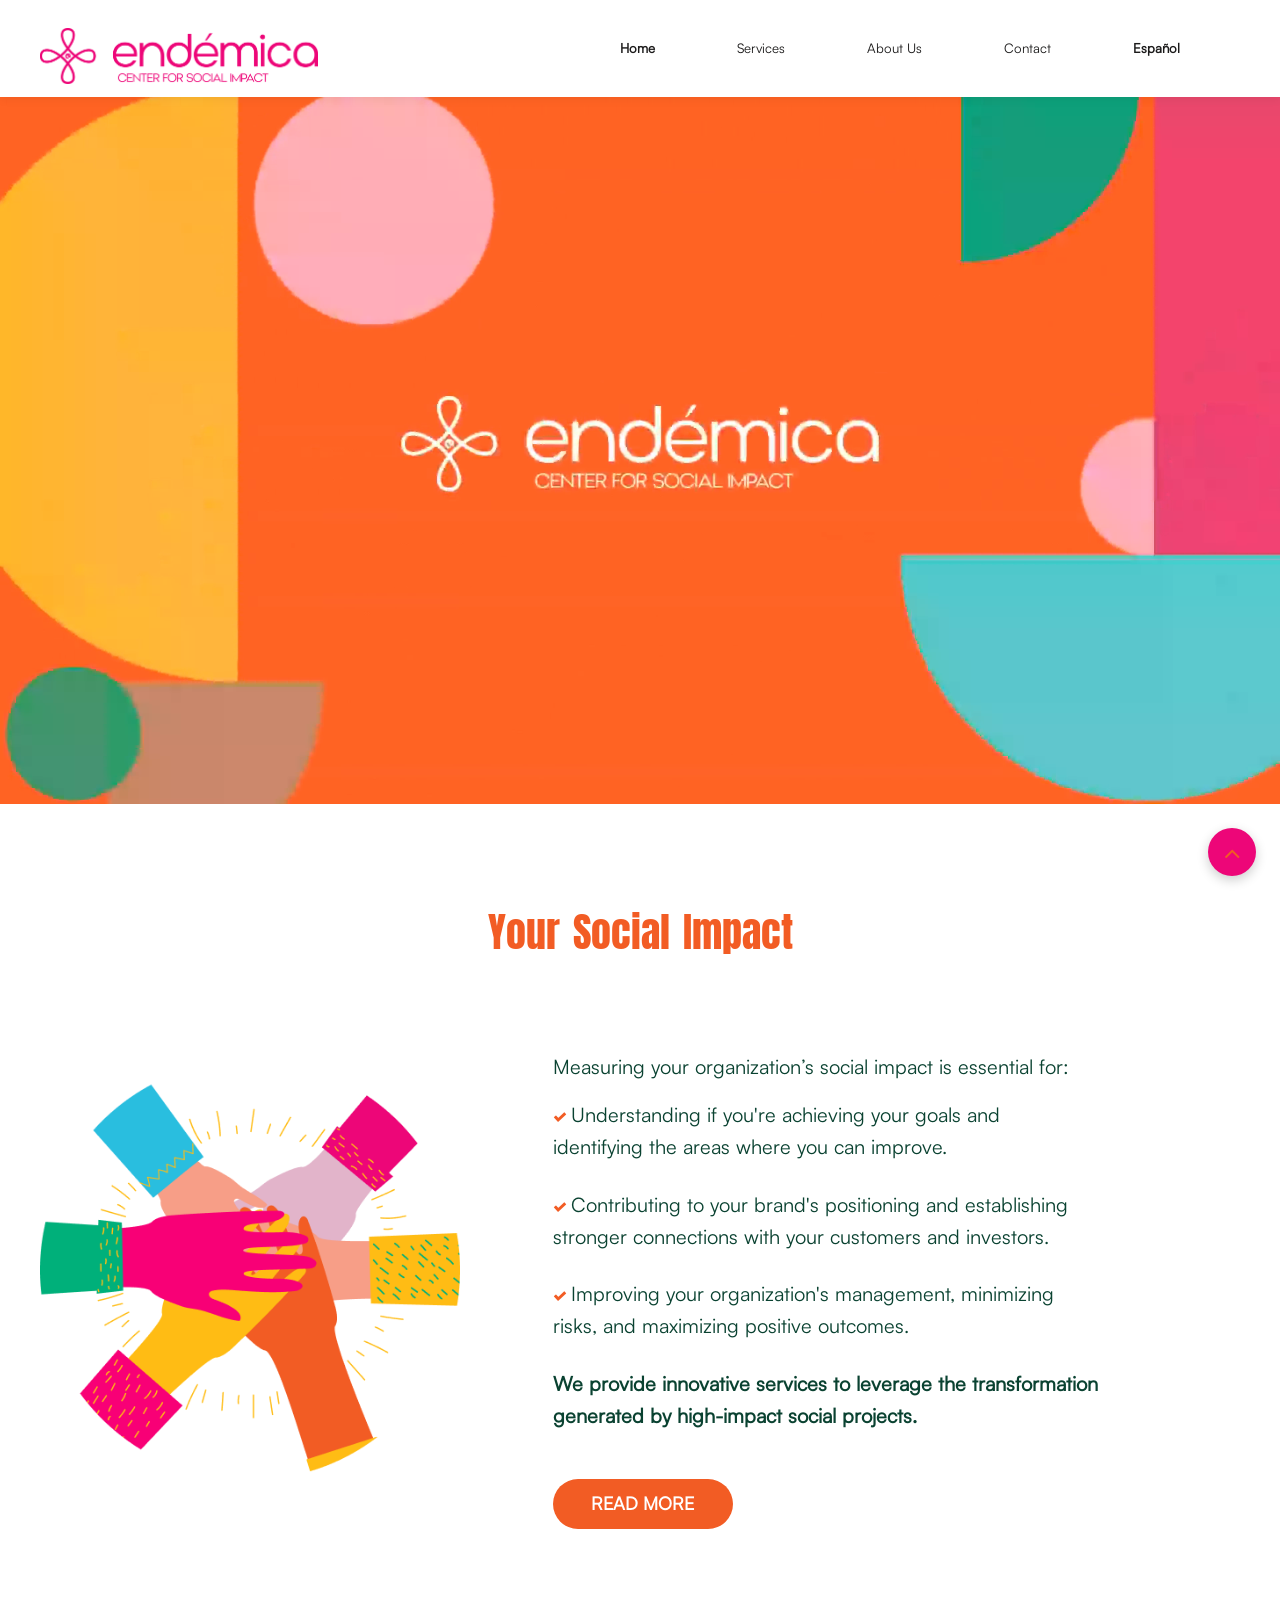
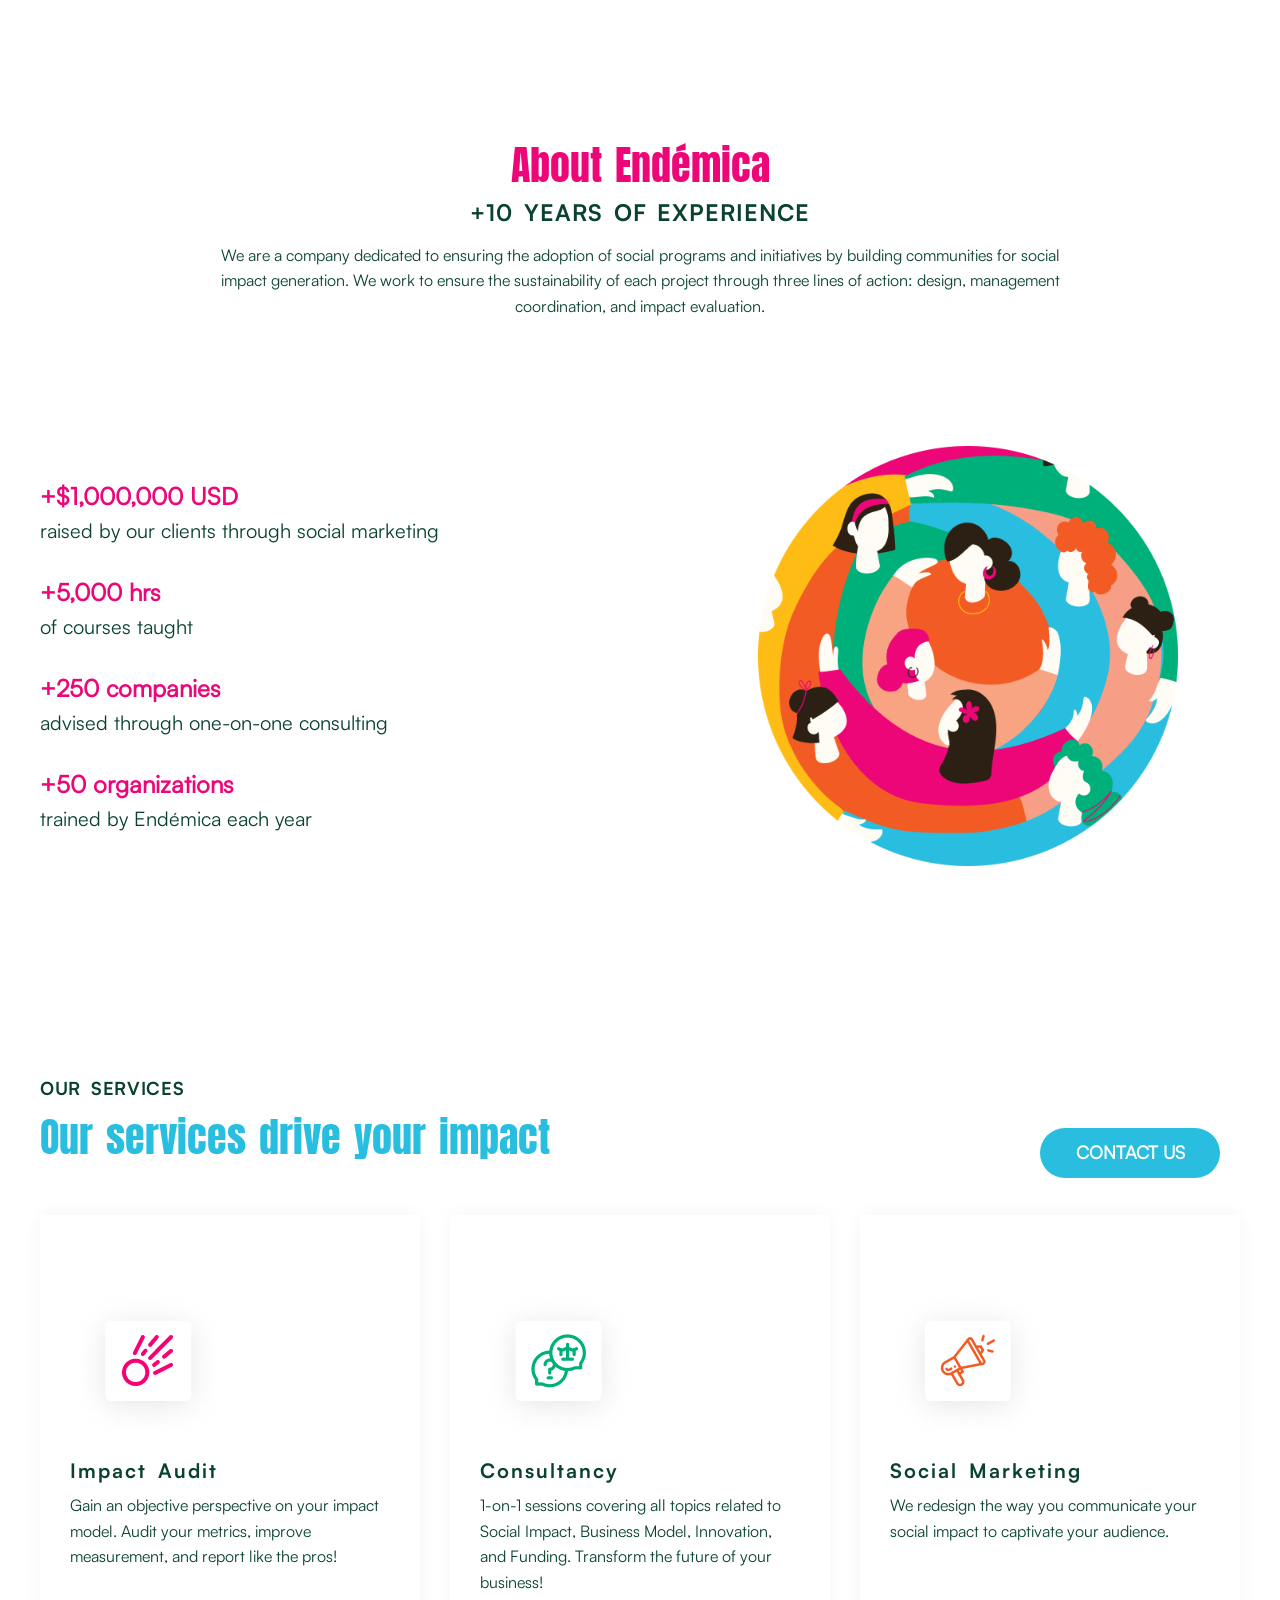
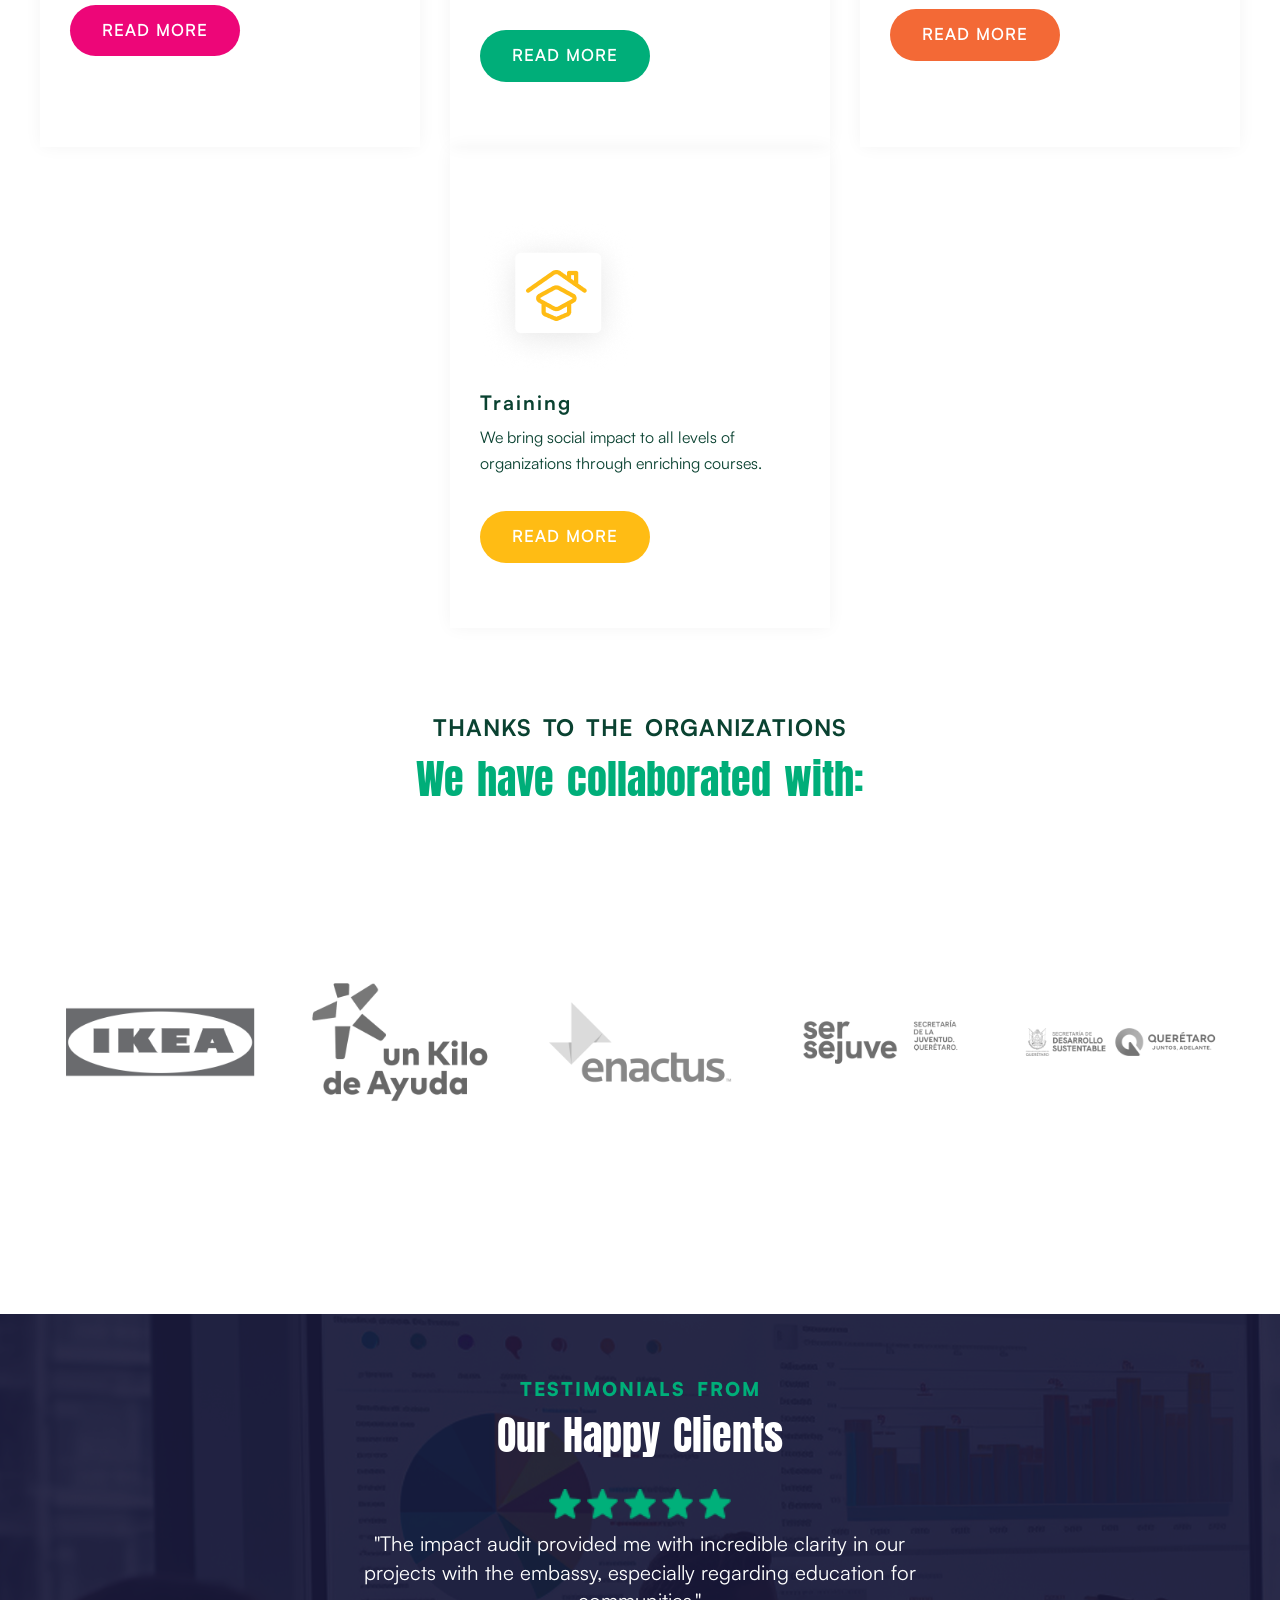
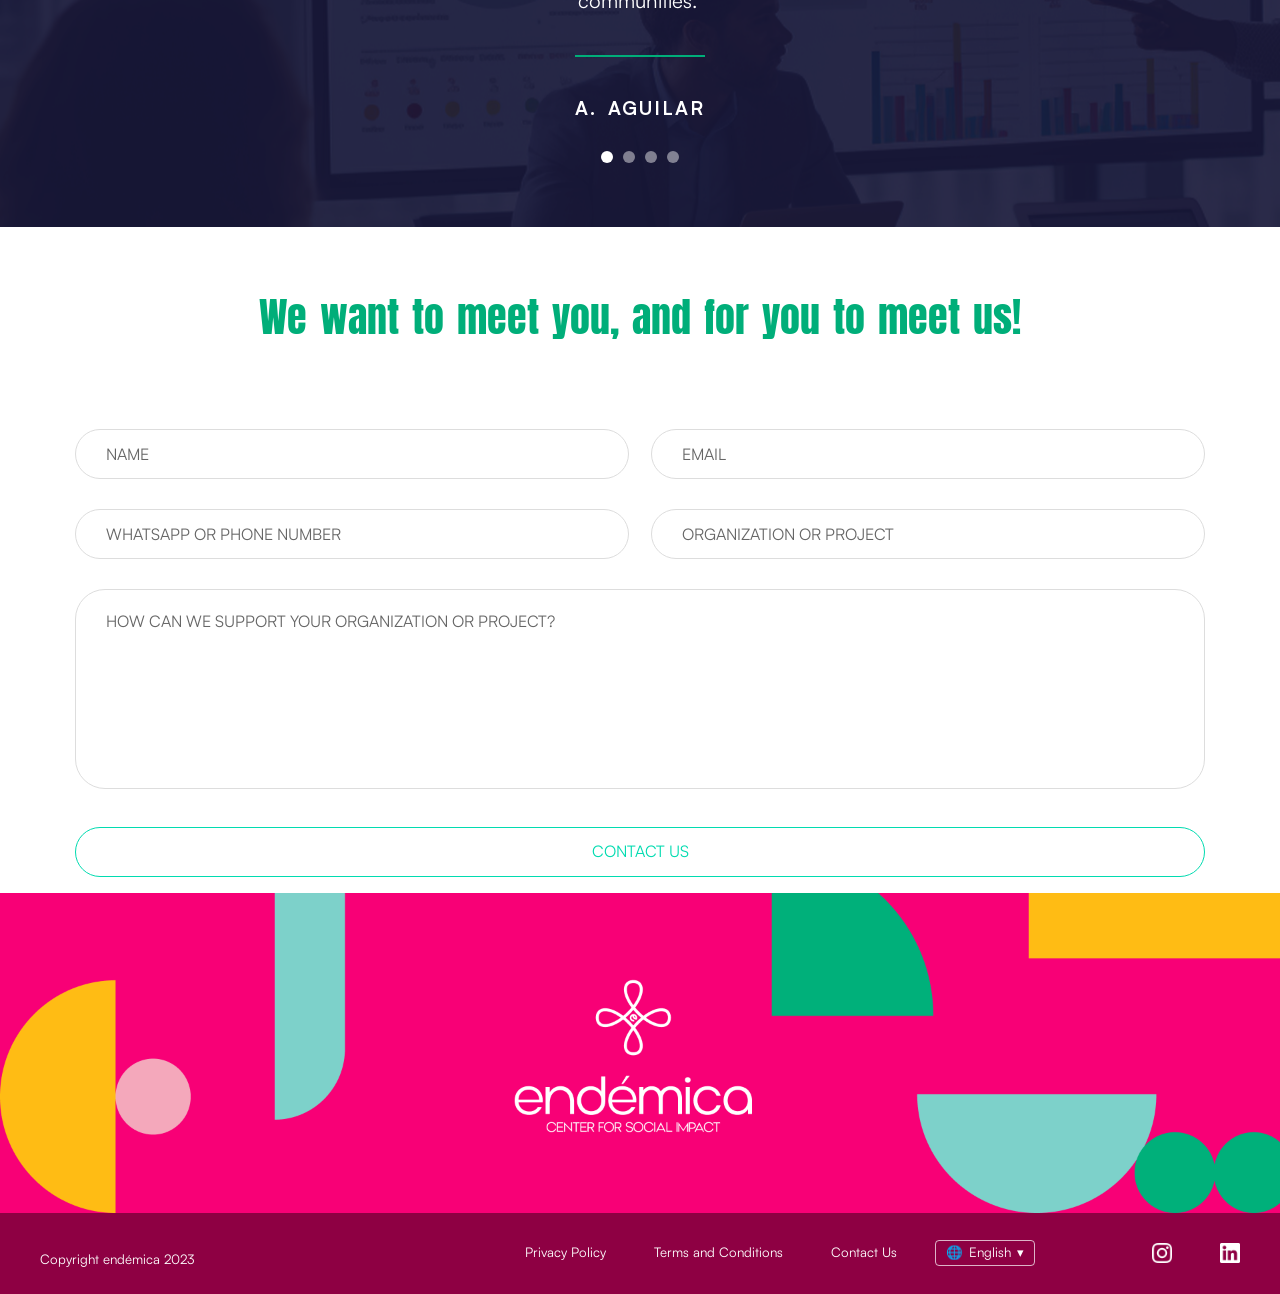
<file: en/index.html>
<!DOCTYPE HTML>
<html lang="en">
    <head>
		<meta charset="UTF-8">
		<meta http-equiv="x-ua-compatible" content="ie=edge">
		<title>Endémica | Center for Social Impact</title>
		<meta name="description" content="Endémica Center for Social Impact: social marketing, impact audits, consulting and training for organizations in Latin America.">
		<meta name="viewport" content="width=device-width, initial-scale=1">
		<!-- Favicon Icon -->
        <link rel="icon"  type="image/png" href="../assets/images & icons/Nosotros Assets/Icon ¿por qué endémica_.png">		
        <link rel="stylesheet" type="text/css" href="../assets/css/bootstrap.min.css"/>
        <link rel="stylesheet" type="text/css" href="../venobox/venobox.css"/>
        <link rel="stylesheet" type="text/css" href="../assets/css/plugin_theme_css.css"/>
        <link rel="stylesheet" type="text/css" href="../assets/css/witr-animate.css"/>        
		<link rel="stylesheet" type="text/css" href="../assets/css/style.css"/>
		<link rel="stylesheet" type="text/css" href="../assets/css/responsive.css"/>
		<link rel="stylesheet" type="text/css" href="../assets/css/endemica.css"/>
		<!-- modernizr js -->	
        <script src="../assets/js/vendor/modernizr-2.8.3.min.js"></script>		
    </head>
	<style type="text/css">
		.social_mark {
			height: 400px;
			background: #f8f8f8;
			position: relative; /* Add position relative to create a positioning context */
		}
		.card_seaction {
			width: 70%;
			position: relative;
			background: #ffffff;
			display: flex;
			margin: auto;
			border-radius: 10px;
			margin-top: -150px; 
			box-shadow: 0px 0px 17px -1px rgba(0, 0, 0, 0.05);
		}
		.card_container{
			padding: 20px;
		}
		.witr_about_area{
			padding: 20px 0px 20px!important;
		}
		.witr_text_widget.witr_about_widget p, li{
			padding-right: 60px!important;
			font-size: 16px;
		}
		.btn7 {
		width: 50%!important;
		margin: inherit!important;
		}
		.text-cente h2, h3{
			text-transform: uppercase;
		}
		.list{
			list-style: disc!important;
		}
		.witr_righti.single_image img{
			margin-left: 0px!important;
			height: 450px;
		}
		.last_img img{
			height: 900px!important;
		}
		.img3 img{
			height: 600px!important;
		}
		.witr_con_btn2 .w_btn2{
			display: flex;
			margin: auto;
			justify-content: center;
			align-items: center;
		}
		.btn{
			width: 20%!important;
		}

		.nivo-prevNav {
			display: none;
		}
		.nivo-directionNav {
			display: none;
		}

		.icon-list-text {
			color:#0A4231;
		}

		#bolder {
			font-weight: 600 !important;
		
		}

		.collaborators-title {
			margin: 0 auto 8px !important;
			padding: 0 !important;
			color: #0a4231 !important;
			font-family: 'fig2', 'Anton', sans-serif;
			font-size: clamp(20px, 3.125vw, 40px) !important;
			font-weight: 700;
			letter-spacing: .02em;
			line-height: 1 !important;
			text-transform: uppercase;
			text-underline-offset: 3px;
		}

		.collaborators-main {
			margin: 0 !important;
			padding: 0 !important;
			color: #00ae79 !important;
			font-family: 'head', 'Anton', sans-serif;
			font-size: clamp(48px, 7vw, 100px) !important;
			font-weight: 400;
			line-height: .95 !important;
			white-space: nowrap;
		}

		@media(max-width: 900px){
		    .icon-list-items li{
		        padding: 0 10px;
		        padding-right: 10px!important;
		    }
		    .witr_btn_sinner{
		        text-align: center;
		    }
		}
	</style>
	
<body>

<div class="onath-header-top">
	<div class="container">
	</div>
</div>

<div class="onath-main-menu hidden-xs hidden-sm witr_h_h1">
	<div class="onath_nav_area">
		<div class="container">
			<div class="row logo-left">				
				<div class="col-lg-3 col-md-3 col-sm-3 col-xs-4">
					<div class="logo">
						<a class="main_sticky_main_l" href="index.html" title="Onath">
							<img src="../img/top_logo.png" alt="Onath">
						</a>
						<a class="main_sticky_l" href="index.html" title="Onath">
							<img src="../assets/images/logo2.png" alt="Onath">
						</a>
					</div>
				</div>
				<div class="col-lg-9  col-md-9 col-sm-9 col-xs-8">
					<nav class="onath_menu">						
						<ul class="sub-menu">
							<li>
								<a id="bolder" href="index.html">Home</a>
							</li>
							<li ><a href="servicios.html">Services</a></li>
							<li><a href="nosotras.html">About Us</a></li>
							<li><a href="contact.html">Contact</a></li>
							<li class="e-nav-lang"><a href="../index.html" hreflang="es" lang="es">Español</a></li>
						</ul>
					</nav>				
				</div>
			</div> 
		</div> 
	</div> 	
</div>

 <!-- MOBILE MENU -->
 <div class="mobile_logo_area hidden-md hidden-lg">
	<div class="container">
		<div class="row">
			<div class="col-sm-12">					
				<div class="mobile_menu_logo text-center">
					<a href="index.html" title="onath">
						<img src="../img/top_logo.png" alt="onath" />
					</a>		
				</div>
			</div>
		</div>
	</div>
</div>
<!-- END MOBILE MENU --> 

<!-- MOBILE MENU AREA -->
<div class="mbm hidden-md hidden-lg header_area main-menu-area">
	<div class="menu_area mobile-menu">
		<nav>						
			<ul class="sub-menu">
				<li>
					<a id="bolder" href="index.html">Home</a>
				</li>
				<li ><a href="servicios.html">Services</a></li>
				<li><a href="nosotras.html">About Us</a></li>
				<li><a href="contact.html">Contact</a></li>
				<li class="e-nav-lang"><a href="../index.html" hreflang="es" lang="es">Español</a></li>
			</ul>
		</nav>
	</div>					
</div>			
<!-- END MOBILE MENU AREA  -->




<!-- SLIDER  AREA -->
<div class="e-hero">
	<video class="e-hero__video" autoplay muted loop playsinline preload="auto" poster="../img/hero-poster.jpg" aria-hidden="true">
		<source src="../img/hero.mp4" type="video/mp4">
		<source src="../img/hero.webm" type="video/webm">
		<source src="../img/hero.ogg" type="video/ogg">
	</video>
</div>

<!-- witr_about_area -->
<div class="witr_about_area" style="margin-top: 80px;">
	<div class="container">
		<div class="row">
			<div class="col-lg-12 col-md-12">
				<div class="witr_6 text-center">
					<div class="onath_content all_cal_color">
						<h2 class="e-h2" style="color:#f25c24;">Your Social Impact</h2>
					</div>
				</div>
			</div>
		</div>
		<br><br>
		<div class="row">
			<div class="col-lg-5 col-md-12 col-sm-12">
				<div class="single_image witr_righti" style="display: flex; justify-content: right;">
					<img src="../img/shake.png" class="e-pic" alt=""/>
				</div> 				
			</div>			
			<div class="col-lg-7 col-md-12 col-sm-12">
               <!-- <div class="witr_text_widget witr_about_widget">
					<div class="witr_text_widget_inner">
						<h1 style="font-size: 50px;
						color: #f25c24;
						width: calc(100% + 100px);
						position: relative;
						right: 297px;
						bottom: 40px;">Y el impacto social ¿qué o qué?
						</h1>		
					
						<p>Medir el impacto social de tu organización es crucial para:</p>								
					</div>
				</div> -->
				<style>
					i{
						color: #f25c24!important;
					}
				</style>
				<div class="exoert-icon" style="margin-top: 40px;">
					<p style="color: #0A4231; font-size: 20px;">Measuring your organization’s social impact is essential for:</p>
					<ul class="icon-list-items">
						<li>
							<span><i class="icofont-verification-check"></i></span>
							<span class="icon-list-text">Understanding if you're achieving your goals and <br>
								identifying the areas where you can improve.</span>
						</li><br>
						<li>
							<span><i class="icofont-verification-check"></i></span>
							<span class="icon-list-text">Contributing to your brand's positioning and establishing <br>
								stronger connections with your customers and investors.</span>
						</li><br>
						<li>
							<span><i class="icofont-verification-check"></i></span>
							<span class="icon-list-text">Improving your organization's management, minimizing <br>
								risks, and maximizing positive outcomes.</span>
						</li>
						<br>
						<li>
							<span style="color:#0A4231; font-weight: bold;">
								We provide innovative services to leverage the transformation <br>
generated by high-impact social projects.
							</span>
						</li>
					</ul>
				</div>
				
				<div class="witr_button_area">
					<div class="witr_btn_style mr">
						<div class="witr_btn_sinner" style="text-align: left;">	
							<a href="nosotras.html" class="witr_btn">READ MORE</a>
						</div>						
					</div>
				</div>
			</div>
		</div>
	</div>						
</div>	
<br><br><br><br>
<div class="witr_about_area">
	<div class="container">
		<div class="row">
			<div class="col-lg-12">	
				<div class="witr_section_title">
					<div class="witr_section_title_inner text-center">
						
						<h3 class="e-h2" style="color: #ED0678;">About Endémica</h3>
						<h2 class="e-eyebrow" style="color: #0A4231; font-family: 'fig2';">+10 YEARS OF EXPERIENCE</h2>
						<p class="e-center" style="color:#0A4231; max-width: 900px; margin: 16px auto 0;">We are a company dedicated to ensuring the adoption of social programs and initiatives by building communities for social impact generation. We work to ensure the sustainability of each project through three lines of action: design, management coordination, and impact evaluation.</p>
					</div>
				</div>
			</div>
		</div><br><br><br>
		<div class="row" style="margin-top: 50px;">
			
			<div class="col-lg-7 col-md-12 col-sm-12">
              
				
				<div class="exoert-icon">
					<ul class="icon-list-items">
						<li>
							<span style="color: #ed0678; font-size: 24px; font-weight: bold;">+$1,000,000 USD</span><br>
							<span class="icon-list-text">raised by our clients through social marketing</span>
						</li><br>
						<li>
							<span style="color: #ed0678; font-size: 24px; font-weight: bold;">+5,000 hrs
							</span><br>
							<span class="icon-list-text">of courses taught
							</span>
						</li><br>
						<li>
							<span style="color: #ed0678; font-size: 24px; font-weight: bold;">+250 companies
							</span><br>
							<span class="icon-list-text">advised through one-on-one consulting
							</span>
						</li>
						<br>
						<li>
							<span style="color: #ed0678; font-size: 24px; font-weight: bold;">+50 organizations
							</span><br>
							<span class="icon-list-text">trained by Endémica each year
							</span>
						</li>
					</ul>
				</div>
				
				
			</div>
			<div class="col-lg-5 col-md-12 col-sm-12">
				<div class="single_image witr_righti">
					<img src="../img/main2.png" class="e-pic" alt=""/>
				</div> 				
			</div>	
		</div>
	</div>						
</div>	




<!-- onath_humanist_project_area -->
<br><br><br><br>
<div class="witr_about_area">
<div class="onath_humanist_project_area">			
	<div class="container">
		<div class="row">
			<div class="col-lg-6">	
				<div class="witr_humanist_title">
					<div class="witr_section_title_inner text-left">
						<h2 class="e-eyebrow" style="color: #0A4231;">OUR SERVICES</h2>		
						<h3 class="e-h2" style="color: #29bedf;">Our services drive your impact</h3>		
					</div>
				</div>				
			</div>
			<div class="col-lg-6">	
				<div class="witr_humanist_btn">
					<div class="witr_btn_sinner">
						<a href="contact.html" target="_blank" class="witr_btn" style="background-color: #29bedf; text-transform: uppercase;">Contact Us</a>
					</div>
				</div>
			</div>
		</div>
		<div class="row humanist_top" style="justify-content: center;">
			<div class="col-lg-4 col-md-6 col-sm-12">
				<div class="pure-service_area">
					<div class="service-item all_color_service text-left">
						<div class="service_top_image"></div>
						<div class="text_box all_icon_color">
							<img src="../img/f_ico.png" alt="">
							<h3 style="font-family: fig2; font-weight: bold; color: #0A4231; text-transform: none;">Impact Audit
							</h3>		
							<p style="color: #0A4231;">Gain an objective perspective on your impact model. Audit your metrics, improve measurement, and report like the pros!</p>		
							<div class="service-btn">
								<a href="servicios.html#aud" style="background-color: #ed0678; color: white;">Read more
								</a>
							</div>
						</div> 						
					</div>
				</div>
			</div>
			<div class="col-lg-4 col-md-6 col-sm-12">
				<div class="pure-service_area">
					<div class="service-item all_color_service text-left">
						<div class="service_top_image"></div>
						<div class="text_box all_icon_color">
							<img src="../img/s_ico.png" alt="">
							<h3 style="font-family: fig2; font-weight: bold; color: #0A4231; text-transform: none;">Consultancy</h3>		
							<p style="color: #0A4231;">1-on-1 sessions covering all topics related to Social Impact, Business Model, Innovation, and Funding. Transform the future of your business!</p>		
							<div class="service-btn">
								<a href="servicios.html#cons" style="background-color: #00ae79; color: white;">Read more
								</a>
							</div>
						</div> 						
					</div>
				</div>
			</div>
			<div class="col-lg-4 col-md-6 col-sm-12">
				<div class="pure-service_area">
					<div class="service-item all_color_service text-left">
						<div class="service_top_image"></div>
						<div class="text_box all_icon_color">
							<img src="../img/t_ico.png" alt="">
							<h3 style="font-family: fig2; font-weight: bold; color: #0A4231; text-transform: none;">Social Marketing</h3>		
							<p style="color: #0A4231;">We redesign the way you communicate your social impact to captivate your audience.</p>		
							<div class="service-btn">
								<a href="servicios.html#social" style="background-color: #f36936; color: white; margin-top: 30px;">Read more
								</a>
							</div>
						</div> 						
					</div>
				</div>
			</div>
			<div class="col-lg-4 col-md-6 col-sm-12">
				<div class="pure-service_area">
					<div class="service-item all_color_service text-left">
						<div class="service_top_image"></div>
						<div class="text_box all_icon_color">
							<img src="../img/h_ico.png" alt="">
							<h3 style="font-family: fig2; font-weight: bold; color: #0A4231; text-transform: none;">Training </h3>		
							<p style="color: #0A4231;">We bring social impact to all levels of organizations through enriching courses. </p>		
							<div class="service-btn">
								<a href="servicios.html#cap" style="background-color: #ffbc14; color: white;">Read more
								</a>
							</div>
						</div> 						
					</div>
				</div>
			</div>
			
		</div>
	</div>
</div>
</div>


<div class="container">				
	<div class="row">
		<div class="col-lg-12 col-md-12">
			<div class=" witr_6 text-center">
				<div class="witr_section_title_inner text-center">
					<h2 class="e-eyebrow" style="color: #0A4231;">Thanks to the organizations</h2>
					<h3 class="e-h2" style="color: #00ae79;">We have collaborated with:</h3>
				</div>
				
				</div>	
				
			</div>				
		</div>
	</div>
<!-- SLIDER logo AREA -->
<div class="witr_brand_area">
	<div class="container">
		<div class="row">
			<div class=" col-md-12">	
				<!--======SCREENSHOTS  ======-->
				<div class="imagess_area wittr_car_top_left">
					<div class="witr_car_overlay imagess_id2">
						<div class="slide_items">
							<img src="../img/Logos carrusel/Frame 1.png" alt="img1"/>
						</div>
						<div class="slide_items">
							<img src="../img/Logos carrusel/Frame 10.png" alt="img2"/>
						</div>
						<div class="slide_items">
							<img src="../img/Logos carrusel/Frame 11.png" alt="img3"/>
						</div>
						<div class="slide_items">
							<img src="../img/Logos carrusel/Frame 12.png" alt="img4"/>
						</div>
						<div class="slide_items">
							<img src="../img/Logos carrusel/Frame 13.png" alt="img5"/>
						</div>
						<div class="slide_items">
							<img src="../img/Logos carrusel/Frame 14.png" alt="img6"/>
						</div>
						<div class="slide_items">
							<img src="../img/Logos carrusel/Frame 15.png" alt="img6"/>
						</div>
						<div class="slide_items">
							<img src="../img/Logos carrusel/Frame 16.png" alt="img6"/>
						</div>
						<div class="slide_items">
							<img src="../img/Logos carrusel/Frame 17.png" alt="img6"/>
						</div>
						<div class="slide_items">
							<img src="../img/Logos carrusel/Frame 18.png" alt="img6"/>
						</div>
						<div class="slide_items">
							<img src="../img/Logos carrusel/Frame 19.png" alt="img6"/>
						</div>
						<div class="slide_items">
							<img src="../img/Logos carrusel/Frame 2.png" alt="img6"/>
						</div>
						<div class="slide_items">
							<img src="../img/Logos carrusel/Frame 20.png" alt="img6"/>
						</div>
						<div class="slide_items">
							<img src="../img/Logos carrusel/Frame 21.png" alt="img6"/>
						</div>
						<div class="slide_items">
							<img src="../img/Logos carrusel/Frame 22.png" alt="img6"/>
						</div>
						<div class="slide_items">
							<img src="../img/Logos carrusel/Frame 23.png" alt="img6"/>
						</div>
						<div class="slide_items">
							<img src="../img/Logos carrusel/Frame 24.png" alt="img6"/>
						</div>
						<div class="slide_items">
							<img src="../img/Logos carrusel/Frame 25.png" alt="img6"/>
						</div>
						<div class="slide_items">
							<img src="../img/Logos carrusel/Frame 26.png" alt="img6"/>
						</div>
						<div class="slide_items">
							<img src="../img/Logos carrusel/Frame 27.png" alt="img6"/>
						</div>
						<div class="slide_items">
							<img src="../img/Logos carrusel/Frame 28.png" alt="img6"/>
						</div>

						<div class="slide_items">
							<img src="../img/Logos carrusel/Frame 29.png" alt="img6"/>
						</div>
						<div class="slide_items">
							<img src="../img/Logos carrusel/Frame 30.png" alt="img6"/>
						</div>
						<div class="slide_items">
							<img src="../img/Logos carrusel/Frame 31.png" alt="img6"/>
						</div>
						<div class="slide_items">
							<img src="../img/Logos carrusel/Frame 32.png" alt="img6"/>
						</div>
						<div class="slide_items">
							<img src="../img/Logos carrusel/Frame 33.png" alt="img6"/>
						</div>
						<div class="slide_items">
							<img src="../img/Logos carrusel/Frame 34.png" alt="img6"/>
						</div>
						<div class="slide_items">
							<img src="../img/Logos carrusel/Frame 35.png" alt="img6"/>
						</div>

						<div class="slide_items">
							<img src="../img/Logos carrusel/Frame 36.png" alt="img6"/>
						</div>


						<div class="slide_items">
							<img src="../img/Logos carrusel/Frame 37.png" alt="img6"/>
						</div>
						<div class="slide_items">
							<img src="../img/Logos carrusel/Frame 38.png" alt="img6"/>
						</div>
						<div class="slide_items">
							<img src="../img/Logos carrusel/Frame 39.png" alt="img6"/>
						</div>
						<div class="slide_items">
							<img src="../img/Logos carrusel/Frame 40.png" alt="img6"/>
						</div>
						<div class="slide_items">
							<img src="../img/Logos carrusel/Frame 43.png" alt="img6"/>
						</div>
						<div class="slide_items">
							<img src="../img/Logos carrusel/Frame 44.png" alt="img6"/>
						</div>
						<div class="slide_items">
							<img src="../img/Logos carrusel/Frame 45.png" alt="img6"/>
						</div>
						<div class="slide_items">
							<img src="../img/Logos carrusel/Frame 46.png" alt="img6"/>
						</div>
						<div class="slide_items">
							<img src="../img/Logos carrusel/Frame 49.png" alt="img6"/>
						</div>
						<div class="slide_items">
							<img src="../img/Logos carrusel/Frame 50.png" alt="img6"/>
						</div>
						<div class="slide_items">
							<img src="../img/Logos carrusel/Frame 51.png" alt="img6"/>
						</div>
						<div class="slide_items">
							<img src="../img/Logos carrusel/Frame 52.png" alt="img6"/>
						</div>
						<div class="slide_items">
							<img src="../img/Logos carrusel/Frame 55.png" alt="img6"/>
						</div>
						<div class="slide_items">
							<img src="../img/Logos carrusel/Frame 57.png" alt="img6"/>
						</div>
						<div class="slide_items">
							<img src="../img/Logos carrusel/Frame 61.png" alt="img6"/>
						</div>
						<div class="slide_items">
							<img src="../img/Logos carrusel/Frame 62.png" alt="img6"/>
						</div>
						<div class="slide_items">
							<img src="../img/Logos carrusel/Frame 63.png" alt="img6"/>
						</div>
						<div class="slide_items">
							<img src="../img/Logos carrusel/Frame 67.png" alt="img6"/>
						</div>
						<div class="slide_items">
							<img src="../img/Logos carrusel/Frame 68.png" alt="img6"/>
						</div>
						<div class="slide_items">
							<img src="../img/Logos carrusel/Frame 69.png" alt="img6"/>
						</div>

						<!--NEW FRAMES BELOW-->
						<div class="slide_items">
							<img src="../nuevos/frame1.png" alt="img6"/>
						</div>
						<div class="slide_items">
							<img src="../nuevos/frame2.png" alt="img6"/>
						</div>
						<div class="slide_items">
							<img src="../nuevos/frame3.png" alt="img6"/>
						</div>
						<div class="slide_items">
							<img src="../nuevos/frame4.png" alt="img6"/>
						</div>
						<div class="slide_items">
							<img src="../nuevos/frame5.png" alt="img6"/>
						</div>
						<div class="slide_items">
							<img src="../nuevos/frame6.png" alt="img6"/>
						</div>
						<div class="slide_items">
							<img src="../nuevos/frame7.png" alt="img6"/>
						</div>
						<div class="slide_items">
							<img src="../nuevos/frame8.png" alt="img6"/>
						</div>
						<div class="slide_items">
							<img src="../nuevos/frame9.png" alt="img6"/>
						</div>
						<div class="slide_items">
							<img src="../nuevos/frame10.png" alt="img6"/>
						</div>
						<div class="slide_items">
							<img src="../nuevos/frame11.png" alt="img6"/>
						</div>
						<div class="slide_items">
							<img src="../nuevos/frame12.png" alt="img6"/>
						</div>
						<div class="slide_items">
							<img src="../nuevos/frame13.png" alt="img6"/>
						</div>
						<div class="slide_items">
							<img src="../nuevos/frame14.png" alt="img6"/>
						</div>
						<div class="slide_items">
							<img src="../nuevos/frame15.png" alt="img6"/>
						</div>
						<div class="slide_items">
							<img src="../nuevos/frame16.png" alt="img6"/>
						</div>
						<div class="slide_items">
							<img src="../nuevos/frame17.png" alt="img6"/>
						</div>
						<div class="slide_items">
							<img src="../nuevos/frame18.png" alt="img6"/>
						</div>
						<div class="slide_items">
							<img src="../nuevos/frame19.png" alt="img6"/>
						</div>
						<div class="slide_items">
							<img src="../nuevos/frame20.png" alt="img6"/>
						</div>
						<div class="slide_items">
							<img src="../nuevos/frame21.png" alt="img6"/>
						</div>
						<div class="slide_items">
							<img src="../nuevos/frame22.png" alt="img6"/>
						</div>
						<div class="slide_items">
							<img src="../nuevos/frame23.png" alt="img6"/>
						</div>
						<div class="slide_items">
							<img src="../nuevos/frame24.png" alt="img6"/>
						</div>
						<div class="slide_items">
							<img src="../nuevos/frame25.png" alt="img6"/>
						</div>
						<div class="slide_items">
							<img src="../nuevos/frame26.png" alt="img6"/>
						</div>
						<div class="slide_items">
							<img src="../nuevos/frame27.png" alt="img6"/>
						</div>
						<div class="slide_items">
							<img src="../nuevos/frame28.png" alt="img6"/>
						</div>
						<div class="slide_items">
							<img src="../nuevos/frame29.png" alt="img6"/>
						</div>
						<div class="slide_items">
							<img src="../nuevos/frame30.png" alt="img6"/>
						</div>
						<div class="slide_items">
							<img src="../nuevos/frame31.png" alt="img6"/>
						</div>
						<div class="slide_items">
							<img src="../nuevos/frame32.png" alt="img6"/>
						</div>
						<div class="slide_items">
							<img src="../nuevos/frame33.png" alt="img6"/>
						</div>
					</div>
				</div> 
			</div>
		</div>
	</div>
</div>

	<style>
		.slick-prev, .slick-next{
			background-color: #00ae79!important;
		}
		
	</style>			
<!-- onath_post_video_area -->
<div class="onath_post_video_area" id="bgn" style="background: url(../testi.png);">			
	<div class="container">				
		<div class="row">
			<div class="col-lg-12 col-md-12">
				<div class=" witr_6 text-center">
					<div class="onath_content all_cal_color">			
						<h5 style="color: #00ae79; font-family: 'fig3';">TESTIMONIALS FROM</h5>
						<h2 class="e-h2" style="color:#fff;">Our Happy Clients</h2>	
						<br>
						<div class="e-testi" data-e-testi><div class="e-testi__slide is-active" role="group" aria-label="Testimonial 1 of 4"><div class="e-testi__stars" role="img" aria-label="5 stars"><img src="../img/Testimonios nuestros clientes felices.png" alt="" style="height:30px;width:auto;margin:0 3px;"><img src="../img/Testimonios nuestros clientes felices.png" alt="" style="height:30px;width:auto;margin:0 3px;"><img src="../img/Testimonios nuestros clientes felices.png" alt="" style="height:30px;width:auto;margin:0 3px;"><img src="../img/Testimonios nuestros clientes felices.png" alt="" style="height:30px;width:auto;margin:0 3px;"><img src="../img/Testimonios nuestros clientes felices.png" alt="" style="height:30px;width:auto;margin:0 3px;"></div><p>"The impact audit provided me with incredible clarity in our projects with the embassy, especially regarding education for communities."</p><h5>A. AGUILAR</h5></div><div class="e-testi__slide" role="group" aria-label="Testimonial 2 of 4"><div class="e-testi__stars" role="img" aria-label="5 stars"><img src="../img/Testimonios nuestros clientes felices.png" alt="" style="height:30px;width:auto;margin:0 3px;"><img src="../img/Testimonios nuestros clientes felices.png" alt="" style="height:30px;width:auto;margin:0 3px;"><img src="../img/Testimonios nuestros clientes felices.png" alt="" style="height:30px;width:auto;margin:0 3px;"><img src="../img/Testimonios nuestros clientes felices.png" alt="" style="height:30px;width:auto;margin:0 3px;"><img src="../img/Testimonios nuestros clientes felices.png" alt="" style="height:30px;width:auto;margin:0 3px;"></div><p>"Highly recommended: the training and the consulting. We have seen great results in a short time."</p><h5>REMSA</h5></div><div class="e-testi__slide" role="group" aria-label="Testimonial 3 of 4"><div class="e-testi__stars" role="img" aria-label="5 stars"><img src="../img/Testimonios nuestros clientes felices.png" alt="" style="height:30px;width:auto;margin:0 3px;"><img src="../img/Testimonios nuestros clientes felices.png" alt="" style="height:30px;width:auto;margin:0 3px;"><img src="../img/Testimonios nuestros clientes felices.png" alt="" style="height:30px;width:auto;margin:0 3px;"><img src="../img/Testimonios nuestros clientes felices.png" alt="" style="height:30px;width:auto;margin:0 3px;"><img src="../img/Testimonios nuestros clientes felices.png" alt="" style="height:30px;width:auto;margin:0 3px;"></div><p>"Extraordinary workshops, the speakers are incredible."</p><h5>FONDO SEMILLAS</h5></div><div class="e-testi__slide" role="group" aria-label="Testimonial 4 of 4"><div class="e-testi__stars" role="img" aria-label="5 stars"><img src="../img/Testimonios nuestros clientes felices.png" alt="" style="height:30px;width:auto;margin:0 3px;"><img src="../img/Testimonios nuestros clientes felices.png" alt="" style="height:30px;width:auto;margin:0 3px;"><img src="../img/Testimonios nuestros clientes felices.png" alt="" style="height:30px;width:auto;margin:0 3px;"><img src="../img/Testimonios nuestros clientes felices.png" alt="" style="height:30px;width:auto;margin:0 3px;"><img src="../img/Testimonios nuestros clientes felices.png" alt="" style="height:30px;width:auto;margin:0 3px;"></div><p>"There is no one like them, the best result for my business."</p><h5>GRANJAS ECOLÓGICAS DE GUATEMALA S.A.</h5></div><div class="e-testi__dots"><button type="button" class="e-testi__dot is-active" aria-label="Go to testimonial 1"></button><button type="button" class="e-testi__dot" aria-label="Go to testimonial 2"></button><button type="button" class="e-testi__dot" aria-label="Go to testimonial 3"></button><button type="button" class="e-testi__dot" aria-label="Go to testimonial 4"></button></div></div>	
					</div>
					
					</div>	
					
				</div>				
			</div>
		</div>
	</div>


<!-- onath-blog-area -->
<div class="onath-blog-area">	
	<div class="container">	
		<div class="row">
			<div class=" col-lg-12">
				<div class="witr_section_title">
					<div class="witr_section_title_inner text-center">
						<h2 class="e-h2" style="color: #00ae79;">We want to meet you, and for you to meet us!</h2>
					</div>
				</div>
			</div>
			
		</div>
		
	</div>
</div>
<div class="onath-touch-area">
	<div class="container">				
		<div class="row">
			<div class="col-lg-12">
				<div class="apartment_area">				
					<div class="witr_apartment_form">
						<form action="/mail.php" method="post" id="contact-form" novalidate data-sending="SENDING..." data-success="Thank you! Your message has been sent. We will get back to you soon." data-invalid="Please check your name and email and try again." data-error="We couldn&#x27;t send your message. Please try again or write to us at administrativo@endemicasocial.com.">
							<!-- Campo trampa anti-spam: no lo quites -->
							<div aria-hidden="true" style="position:absolute;left:-9999px;top:auto;width:1px;height:1px;overflow:hidden;"><label>Do not fill in<input type="text" name="hp" tabindex="-1" autocomplete="off"></label></div>

							<div class="witr_form_controls2">
								<div class="witr_field2">
									<div class="witr_form_field2">
										<span><input type="text" name="name" placeholder="NAME" autocomplete="name" required></span>
									</div>
									<div class="witr_form_field2">
										<span><input type="email" name="email" placeholder="EMAIL" autocomplete="email" required></span>
									</div>
								</div>
								<div class="witr_field2">
									<div class="witr_form_field2">
										<span><input type="text" name="whatsapp" placeholder="WHATSAPP OR PHONE NUMBER" inputmode="tel" autocomplete="tel"></span>
									</div>
									<div class="witr_form_field2">
										<span><input type="text" name="organization" placeholder="ORGANIZATION OR PROJECT" autocomplete="organization"></span>
									</div>
								</div>
								<div class="witr_field2">
									<div class="witr_text_area2">
										<span>
										<textarea name="message" placeholder="HOW CAN WE SUPPORT YOUR ORGANIZATION OR PROJECT?"></textarea>
										</span>
									</div>
								</div>
								<div class="witr_field2">
									<div class=" witr_con_btn2">
										<button class="w_btn2" type="submit" name="ok">CONTACT US</button>
									</div>
								</div>
							</div>
							<div class="row">
								<div class="col-lg-12">
									<p class="form-messege"></p>
								</div>
							</div>
						</form>
					</div>					
				</div>									
			</div>
		</div>
	</div>
</div>

<!-- witrfm_area -->
<div class="witrfm_area">
	<img src="../assets/images & icons/Inicio Assets/Foto footer.png" alt="">
	<!-- FOOTER BOTTOM AREA -->
	<div class="footer-bottom">
		<div class="container">
			<div class="row">
				<div class="col-lg-3 col-md-5  col-sm-12">
					<div class="copy-right-text">
						<p style="font-size: 13px;">Copyright endémica 2023</p>
					</div>
				</div>
				<div class="col-lg-7 col-md-6  col-sm-12">				
					<div class="footer-menu">
						<ul  class="text-right">
							<li><a href="privacy.html" style="font-size: 13px;">Privacy Policy</a></li>
							<li><a href="terms.html" style="font-size: 13px;">Terms and Conditions</a></li>
							<li><a href="contact.html" style="font-size: 13px;">Contact Us</a></li>
							<li class="e-lang-li"><div class="e-lang" data-e-lang><button type="button" class="e-lang__btn" aria-haspopup="true" aria-expanded="false"><span aria-hidden="true">🌐</span> English <span aria-hidden="true">▾</span></button><ul class="e-lang__menu"><li><a href="../index.html" hreflang="es" lang="es">Español</a></li></ul></div></li>
						</ul> 				
					</div>
				</div>
				<div class="col-lg-2 col-md-6  col-sm-12">				
					<div class="footer-menu">
						<ul  class="text-right social">
							<a href="https://www.instagram.com/endemica_social?igsh=ZjQyb2xzaGgwajBq" target="_blank">
								<img src="../assets/images & icons/Inicio Assets/Instagram icon footer.png" alt="" style="height:20px;">
							</a> &nbsp;&nbsp;&nbsp;
							<a href="https://www.linkedin.com/company/endémica-social/" target="_blank"><img src="../assets/images & icons/Inicio Assets/LinkedIn icon footer.png" alt="" style="height:20px;"></a>
						</ul> 				
					</div>
				</div>
			</div>
		</div>
	</div>
</div>	

<style>
    	@media (max-width: 767px){
    	    li{
    	        padding-right: 0!important;
    	    }
.footer-menu ul {
    margin: 10px 0 0;
    text-align: center !important;
    display: flex;
    flex-direction: column;
    justify-content: center;
}
.social{
    display: flex;
    flex-direction: row!important;
}
}
</style>

        <!-- Include All JS -->
        <script src="../assets/js/vendor/jquery-3.5.1.min.js"></script>
        <script src="../assets/js/bootstrap.min.js"></script>
        <script src="../assets/js/isotope.pkgd.min.js"></script>
        <script src="../assets/js/owl.carousel.min.js"></script>
        <script src="../assets/js/jquery.nivo.slider.pack.js"></script>
        <script src="../assets/js/slick.min.js"></script>
        <script src="../assets/js/imagesloaded.pkgd.min.js"></script>
        <script src="../venobox/venobox.min.js"></script>
        <script src="../assets/js/jquery.appear.js"></script>
        <script src="../assets/js/jquery.knob.js"></script>
        <script src="../assets/js/BeerSlider.js"></script>
        <script src="../assets/js/theme-pluginjs.js"></script>
        <script src="../assets/js/jquery.meanmenu.js"></script>
        <script src="../assets/js/ajax-mail.js"></script>		
        <script src="../assets/js/theme.js"></script>
	

		
	<script id="e-lang-js">(function(){var w=document.querySelector("[data-e-lang]");if(!w)return;var b=w.querySelector("button");b.addEventListener("click",function(e){e.stopPropagation();var o=w.classList.toggle("is-open");b.setAttribute("aria-expanded",o)});document.addEventListener("click",function(){w.classList.remove("is-open");b.setAttribute("aria-expanded","false")});})();</script>
	
<style id="e-testi-css">
.e-testi{max-width:820px;margin:0 auto;color:#fff;min-height:260px}
.e-testi__slide{display:none;text-align:center}
.e-testi__slide.is-active{display:block;animation:etfade .5s ease}
.e-testi__slide p{font-size:clamp(20px,1.6vw,28px);line-height:1.4;margin:20px 0;color:#fff}
.e-testi__slide h5{display:table;margin:40px auto 0;padding-top:40px;border-top:2px solid #00ae79;color:#fff;font-family:'fig4';font-weight:bold;text-transform:uppercase}
.e-testi__dots{display:flex;justify-content:center;gap:10px;margin-top:24px}
.e-testi__dot{width:12px;height:12px;border-radius:50%;border:0;padding:0;background:rgba(255,255,255,.45);cursor:pointer}
.e-testi__dot.is-active{background:#fff}
@keyframes etfade{from{opacity:0}to{opacity:1}}
</style>
<script id="e-testi-js">
(function(){var r=document.querySelector('[data-e-testi]');if(!r)return;
var sl=r.querySelectorAll('.e-testi__slide'),d=r.querySelectorAll('.e-testi__dot'),i=0,t;
function go(n){sl[i].classList.remove('is-active');d[i].classList.remove('is-active');i=(n+sl.length)%sl.length;sl[i].classList.add('is-active');d[i].classList.add('is-active');}
function play(){clearInterval(t);t=setInterval(function(){go(i+1)},6000)}
d.forEach(function(b,n){b.addEventListener('click',function(){go(n);play()})});
play();})();
</script>
</body>
</html>
</file>
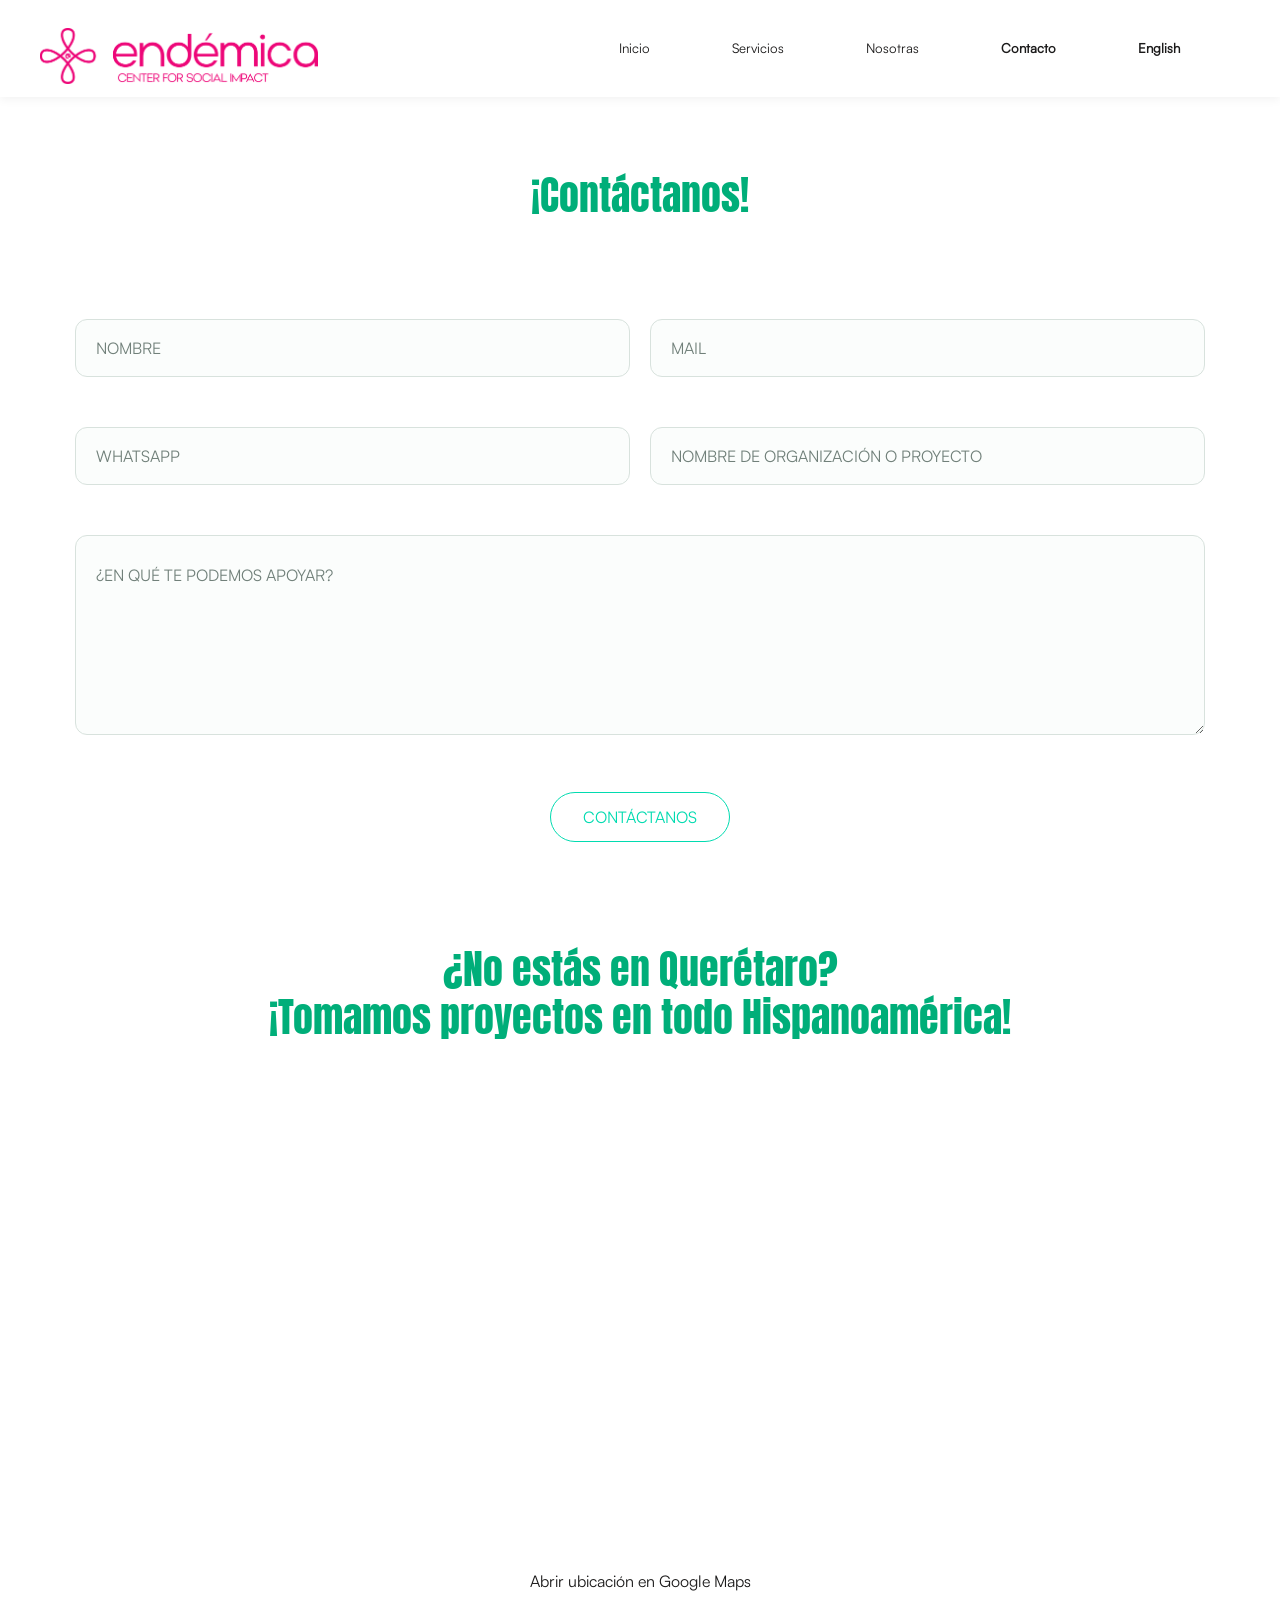
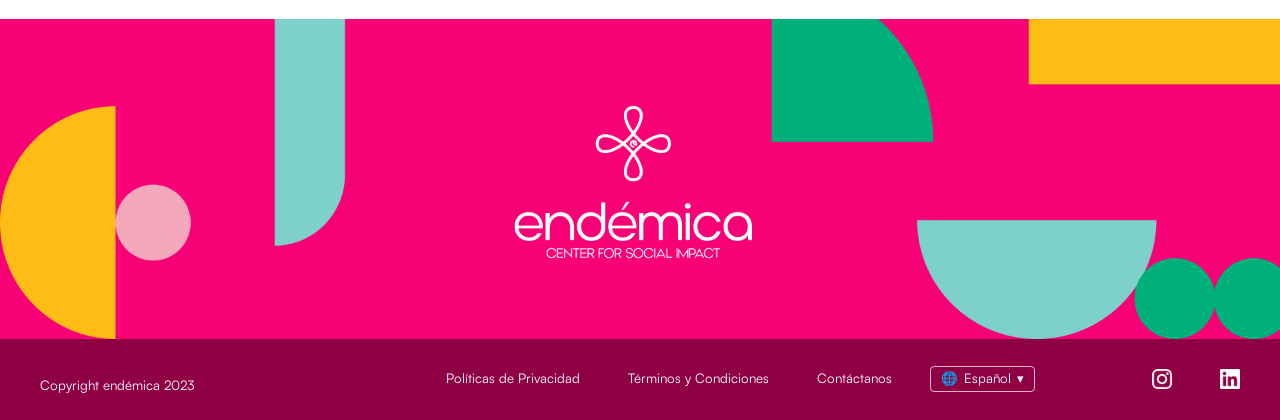
<file: contact.html>
<!DOCTYPE HTML>
<html lang="es-MX">

<head>

	<meta charset="UTF-8">
	<meta http-equiv="x-ua-compatible" content="ie=edge">
	<title>Contacto | Endémica</title>
	<meta name="description" content="Endémica Center for Social Impact: social marketing, auditoría de impacto, consultoría y capacitación para organizaciones en Latinoamérica.">
	<meta name="viewport" content="width=device-width, initial-scale=1">
	<!-- Favicon Icon -->
	<link rel="icon" type="image/png" href="assets/images & icons/Nosotros Assets/Icon ¿por qué endémica_.png">
	<link rel="stylesheet" type="text/css" href="assets/css/bootstrap.min.css" />
	<link rel="stylesheet" type="text/css" href="venobox/venobox.css" />
	<link rel="stylesheet" type="text/css" href="assets/css/plugin_theme_css.css" />
	<link rel="stylesheet" type="text/css" href="assets/css/witr-animate.css" />
	<link rel="stylesheet" type="text/css" href="assets/css/style.css" />
	<link rel="stylesheet" type="text/css" href="assets/css/responsive.css" />
		<link rel="stylesheet" type="text/css" href="assets/css/endemica.css"/>
	<!-- modernizr js -->
	<script src="assets/js/vendor/modernizr-2.8.3.min.js"></script>
	<style type="text/css">
		.social_mark {
			height: 400px;
			background: #f8f8f8;
			position: relative;
			/* Add position relative to create a positioning context */
		}

		.card_seaction {
			width: 70%;
			position: relative;
			background: #ffffff;
			display: flex;
			margin: auto;
			border-radius: 10px;
			margin-top: -150px;
			box-shadow: 0px 0px 17px -1px rgba(0, 0, 0, 0.05);
		}

		.card_container {
			padding: 20px;
		}

		.witr_about_area {
			padding: 20px 0px 20px !important;
		}

		.witr_text_widget.witr_about_widget p,
		li {
			padding-right: 60px !important;
			font-size: 16px;
		}

		.btn7 {
			width: 50% !important;
			margin: inherit !important;
		}

		.text-cente h2,
		h3 {
			text-transform: uppercase;
		}

		.list {
			list-style: disc !important;
		}

		.witr_righti.single_image img {
			margin-left: 0px !important;
			height: 450px;
		}

		.last_img img {
			height: 900px !important;
		}

		.img3 img {
			height: 600px !important;
		}

		.witr_con_btn2 .w_btn2 {
			display: flex;
			margin: auto;
			justify-content: center;
			align-items: center;
		}

		.btn {
			width: 20% !important;
		}

		@media (max-width: 767px) {
			li {
				padding-right: 0 !important;
			}

			.footer-menu ul {
				margin: 10px 0 0;
				text-align: center !important;
				display: flex;
				flex-direction: column;
				justify-content: center;
			}

			.social {
				display: flex;
				flex-direction: row !important;
			}
		}
	</style>


</head>

<body>

	<div class="onath-header-top">
		<div class="container">
		</div>
	</div>

	<div class="onath-main-menu hidden-xs hidden-sm witr_h_h1">
		<div class="onath_nav_area">
			<div class="container">
				<div class="row logo-left">
					<div class="col-lg-3 col-md-3 col-sm-3 col-xs-4">
						<div class="logo">
							<a class="main_sticky_main_l" href="index.html" title="Onath">
								<img src="img/top_logo.png" alt="Onath">
							</a>
							<a class="main_sticky_l" href="index.html" title="Onath">
								<img src="assets/images/logo2.png" alt="Onath">
							</a>
						</div>
					</div>
					<div class="col-lg-9  col-md-9 col-sm-9 col-xs-8">
						<nav class="onath_menu">
							<ul class="sub-menu">
								<li><a href="index.html">Inicio</a></li>
								<li><a href="servicios.html">Servicios</a></li>
								<li><a href="nosotras.html">Nosotras</a></li>
								<li><a id="bolder" href="contact.html">Contacto</a></li>
							<li class="e-nav-lang"><a href="en/contact.html" hreflang="en" lang="en">English</a></li>
							</ul>
						</nav>
					</div>
				</div>
			</div>
		</div>
	</div>

	<!-- MOBILE MENU -->
	<div class="mobile_logo_area hidden-md hidden-lg">
		<div class="container">
			<div class="row">
				<div class="col-sm-12">
					<div class="mobile_menu_logo text-center">
						<a href="index.html" title="onath">
							<img src="img/top_logo.png" alt="onath" />
						</a>
					</div>
				</div>
			</div>
		</div>
	</div>
	<!-- END MOBILE MENU -->

	<!-- MOBILE MENU AREA -->
	<div class="mbm hidden-md hidden-lg header_area main-menu-area">
		<div class="menu_area mobile-menu">
			<nav>
				<ul class="sub-menu">
					<li>
						<a href="index.html">Inicio</a>
					</li>
					<li><a href="servicios.html">Servicios</a></li>
					<li><a href="nosotras.html">Nosotras</a></li>
					<li><a id="bolder" href="contact.html">Contacto</a></li>
							<li class="e-nav-lang"><a href="en/contact.html" hreflang="en" lang="en">English</a></li>
				</ul>
			</nav>
		</div>
	</div>
	<!-- END MOBILE MENU AREA  -->

	<style>
		p {
			color: #141313;
		}

		@media (min-width: 1301px) and (max-width: 1440px) {
			.witr_righti.single_image img {
				width: 92% !important;
				margin-left: -61px;
			}
		}
	</style>

	<style type="text/css">
		.onath-blog-area {
			padding: 70px 0 15px !important;
		}
	</style>
	<style id="e-contact-form-css">
		.e-contact-form .witr_field2 {
			display: flex;
			gap: 20px;
			margin-bottom: 20px;
		}
		.e-contact-form .witr_form_field2 {
			flex: 1;
			width: auto !important;
			float: none !important;
			margin: 0 !important;
			padding: 0 !important;
		}
		.e-contact-form .witr_text_area2 {
			flex: 1 1 100%;
			width: 100%;
		}
		.e-contact-form input,
		.e-contact-form textarea {
			width: 100%;
			border: 1px solid #d8e2dd !important;
			border-radius: 12px !important;
			background: #fbfdfc !important;
			color: #0a4231;
			font-size: 16px;
			transition: border-color .2s ease, box-shadow .2s ease, background-color .2s ease;
		}
		.e-contact-form input {
			height: 58px;
			padding: 0 20px !important;
		}
		.e-contact-form textarea {
			height: 200px;
			min-height: 200px;
			padding: 18px 20px !important;
			resize: vertical;
		}
		.e-contact-form input::placeholder,
		.e-contact-form textarea::placeholder {
			color: #71807a;
			opacity: 1;
		}
		.e-contact-form input:focus,
		.e-contact-form textarea:focus {
			border-color: #00ae79 !important;
			background: #fff !important;
			box-shadow: 0 0 0 4px rgba(0, 174, 121, .12);
			outline: none;
		}
		.e-contact-form .witr_con_btn2 {
			width: 100%;
			display: flex;
			justify-content: center;
		}
		.e-contact-form .witr_con_btn2 .w_btn2 {
			width: auto !important;
			margin: 0 auto !important;
		}
		.e-contact-form .e-contact-submit {
			display: block;
		}
		@media (max-width: 767px) {
			.e-contact-form .witr_field2 {
				display: block;
				margin-bottom: 0;
			}
			.e-contact-form .witr_form_field2 {
				margin-bottom: 14px !important;
			}
		}
	</style>

	<!-- onath-blog-area -->
	<div class="onath-blog-area">
		<div class="container">
			<div class="row">
				<div class=" col-lg-12">
					<div class="witr_section_title">
						<div class="witr_section_title_inner text-center">
							<h1 class="e-h2" style="color: #00ae79;">¡Contáctanos!</h1>
						</div>
					</div>
				</div>
			</div>
		</div>
	</div>
	
	<div class="onath-touch-area">
		<div class="container">
			<div class="row">
				<div class="col-lg-12">
					<div class="apartment_area">
						<div class="witr_apartment_form">
							<form class="e-contact-form" action="/mail.php" method="post" id="contact-form" novalidate data-sending="ENVIANDO..." data-success="¡Gracias! Tu mensaje ha sido enviado. Te responderemos pronto." data-invalid="Revisa tu nombre y tu correo e intenta de nuevo." data-error="No pudimos enviar tu mensaje. Inténtalo de nuevo o escríbenos a administrativo@endemicasocial.com.">
							<!-- Campo trampa anti-spam: no lo quites -->
							<div aria-hidden="true" style="position:absolute;left:-9999px;top:auto;width:1px;height:1px;overflow:hidden;"><label>No llenar<input type="text" name="hp" tabindex="-1" autocomplete="off"></label></div>

								<div class="witr_form_controls2">
									<div class="witr_field2">
										<div class="witr_form_field2">
											<span><input type="text" name="name" placeholder="NOMBRE" autocomplete="name" required></span>
										</div>
										<div class="witr_form_field2">
											<span><input type="email" name="email" placeholder="MAIL" autocomplete="email" required></span>
										</div>
									</div>
									<div class="witr_field2">
										<div class="witr_form_field2">
											<span><input type="text" name="whatsapp" placeholder="WHATSAPP" inputmode="tel" autocomplete="tel"></span>
										</div>
										<div class="witr_form_field2">
											<span><input type="text" name="organization"
													placeholder="NOMBRE DE ORGANIZACIÓN O PROYECTO" autocomplete="organization"></span>
										</div>
									</div>
									<div class="witr_field2">
										<div class="witr_text_area2">
											<span>
												<textarea name="message"
													placeholder="¿EN QUÉ TE PODEMOS APOYAR?"></textarea>
											</span>
										</div>
									</div>
									<div class="witr_field2 e-contact-submit">
										<div class=" witr_con_btn2">
											<button class="w_btn2" type="submit" name="ok">CONTÁCTANOS</button>
										</div>
									</div>
								</div>
								<div class="row">
									<div class="col-lg-12">
										<p class="form-messege"></p>
									</div>
								</div>
							</form>
						</div>
					</div>
				</div>
			</div>
		</div>
	</div>


	<div class="map">
	<div class="container"><p class="e-queretaro">¿No estás en Querétaro? <br>¡Tomamos proyectos en todo Hispanoamérica!</p></div>

		<iframe
			src="https://www.google.com/maps?q=Prol.+Tecnol%C3%B3gico+800,+Los+Girasoles,+76159+Santiago+de+Quer%C3%A9taro,+Qro.&amp;output=embed&amp;hl=es"
			title="Mapa de Google: Prol. Tecnológico 800, Los Girasoles, Querétaro"
			width="100%" height="450" frameborder="0" allowfullscreen="" loading="eager"
			referrerpolicy="no-referrer-when-downgrade"></iframe>
		<p class="map-fallback"><a href="https://www.google.com/maps/search/?api=1&amp;query=Prol.%20Tecnol%C3%B3gico%20800%2C%20Los%20Girasoles%2C%2076159%20Santiago%20de%20Quer%C3%A9taro%2C%20Qro." target="_blank" rel="noopener noreferrer">Abrir ubicación en Google Maps</a></p>
	</div>

	<!-- witrfm_area -->
	<div class="witrfm_area">
		<img src="assets/images & icons/Inicio Assets/Foto footer.png" alt="">
		<!-- FOOTER BOTTOM AREA -->
		<div class="footer-bottom">
			<div class="container">
				<div class="row">
					<div class="col-lg-3 col-md-5  col-sm-12">
						<div class="copy-right-text">
							<p style="font-size: 13px;">Copyright endémica 2023</p>
						</div>
					</div>
					<div class="col-lg-7 col-md-6  col-sm-12">
						<div class="footer-menu">
							<ul class="text-right ">
								<li><a href="privacy.html" style="font-size: 13px;">Políticas de Privacidad</a></li>
								<li><a href="terms.html" style="font-size: 13px;">Términos y Condiciones</a></li>
								<li><a href="contact.html" style="font-size: 13px;">Contáctanos</a></li>
							<li class="e-lang-li"><div class="e-lang" data-e-lang><button type="button" class="e-lang__btn" aria-haspopup="true" aria-expanded="false"><span aria-hidden="true">🌐</span> Español <span aria-hidden="true">▾</span></button><ul class="e-lang__menu"><li><a href="en/contact.html" hreflang="en" lang="en">English</a></li></ul></div></li>
							</ul>
						</div>
					</div>
					<div class="col-lg-2 col-md-6  col-sm-12">
						<div class="footer-menu">
							<ul class="text-right social">
								<a href="https://www.instagram.com/endemica_social?igsh=ZjQyb2xzaGgwajBq"
									target="_blank">
									<img src="assets/images & icons/Inicio Assets/Instagram icon footer.png" alt=""
										style="height:20px;">
								</a> &nbsp;&nbsp;&nbsp;
								<a href="https://www.linkedin.com/company/endémica-social/" target="_blank"><img
										src="assets/images & icons/Inicio Assets/LinkedIn icon footer.png" alt=""
										style="height:20px;"></a>
							</ul>
						</div>
					</div>
				</div>
			</div>
		</div>
	</div>


	<!-- Include All JS -->
	<script src="assets/js/vendor/jquery-3.5.1.min.js"></script>
	<script src="assets/js/bootstrap.min.js"></script>
	<script src="assets/js/isotope.pkgd.min.js"></script>
	<script src="assets/js/owl.carousel.min.js"></script>
	<script src="assets/js/jquery.nivo.slider.pack.js"></script>
	<script src="assets/js/slick.min.js"></script>
	<script src="assets/js/imagesloaded.pkgd.min.js"></script>
	<script src="venobox/venobox.min.js"></script>
	<script src="assets/js/jquery.appear.js"></script>
	<script src="assets/js/jquery.knob.js"></script>
	<script src="assets/js/BeerSlider.js"></script>
	<script src="assets/js/theme-pluginjs.js"></script>
	<script src="assets/js/jquery.meanmenu.js"></script>
	<script src="assets/js/ajax-mail.js"></script>
	<script src="assets/js/theme.js"></script>


	<style>
		#scrollUp {
			display: none !important;
		}
	</style>
<script id="e-lang-js">(function(){var w=document.querySelector("[data-e-lang]");if(!w)return;var b=w.querySelector("button");b.addEventListener("click",function(e){e.stopPropagation();var o=w.classList.toggle("is-open");b.setAttribute("aria-expanded",o)});document.addEventListener("click",function(){w.classList.remove("is-open");b.setAttribute("aria-expanded","false")});})();</script>
	</body>

</html>
</file>
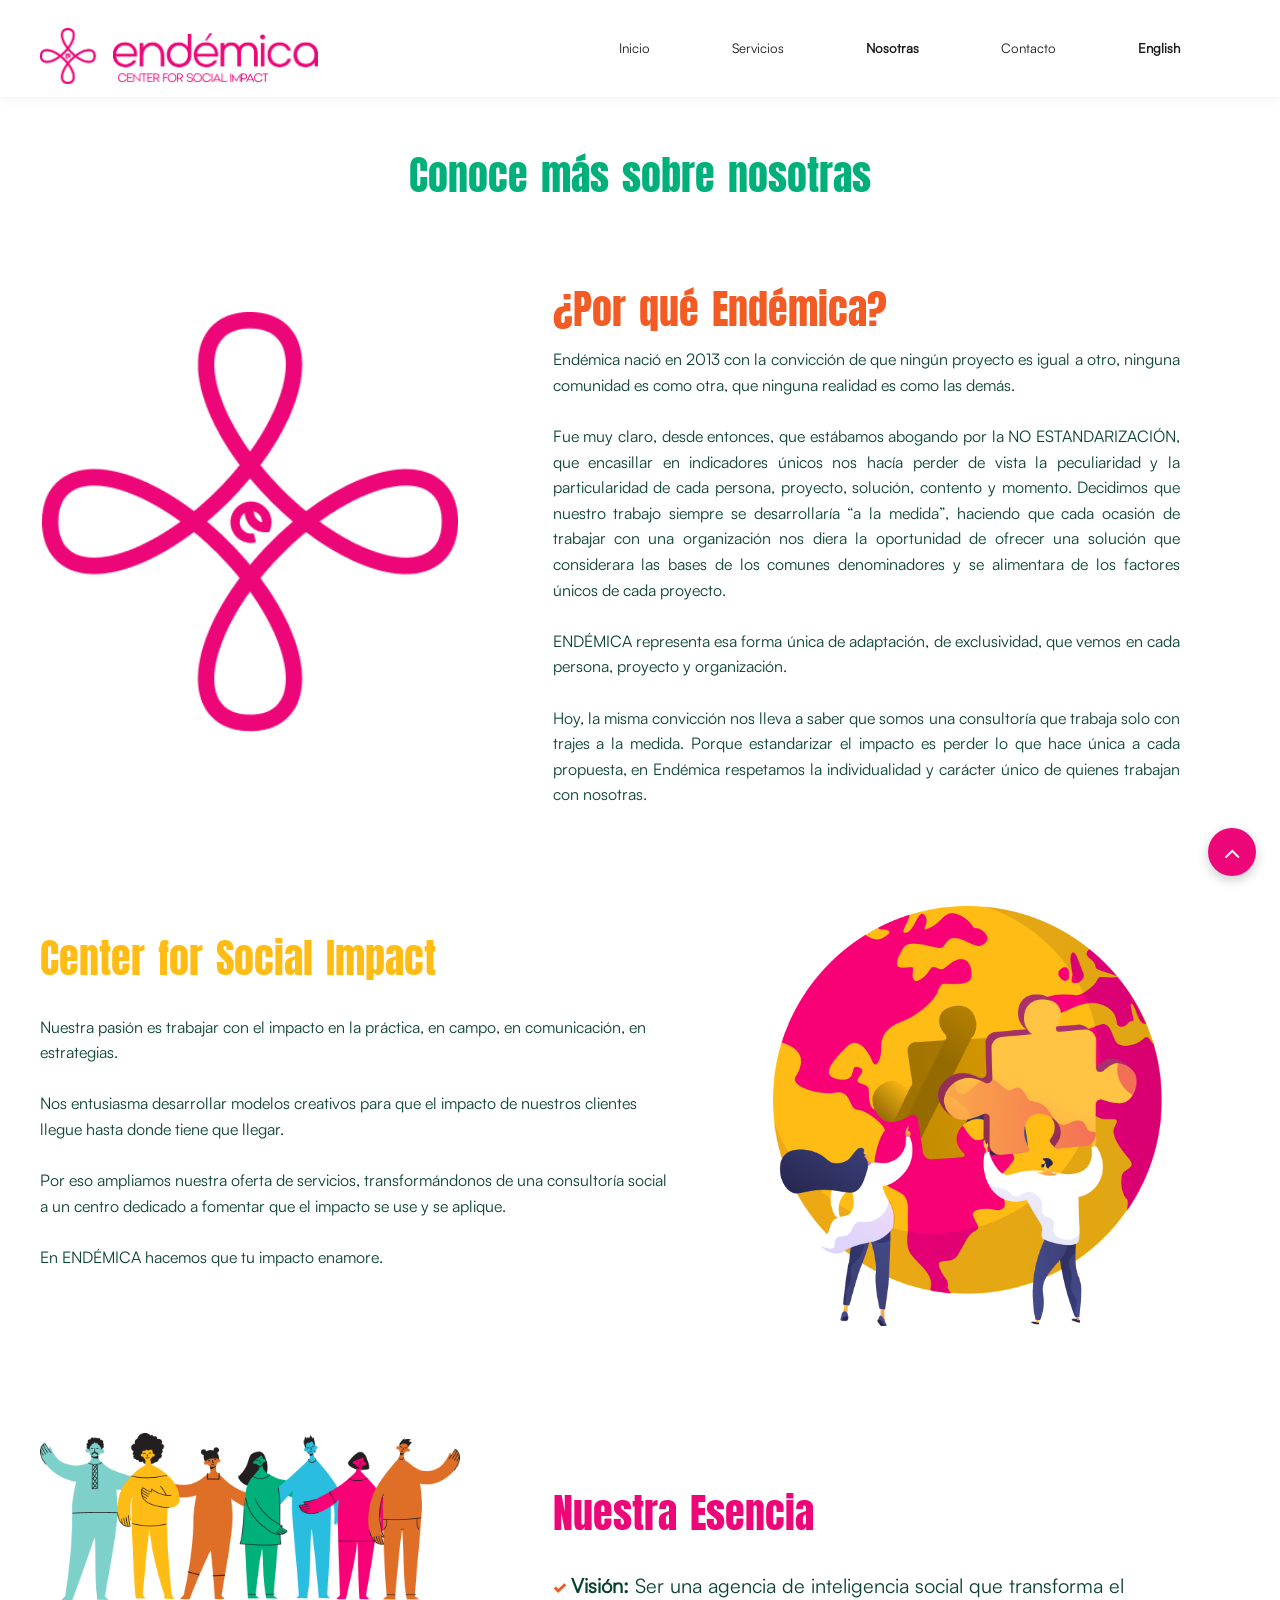
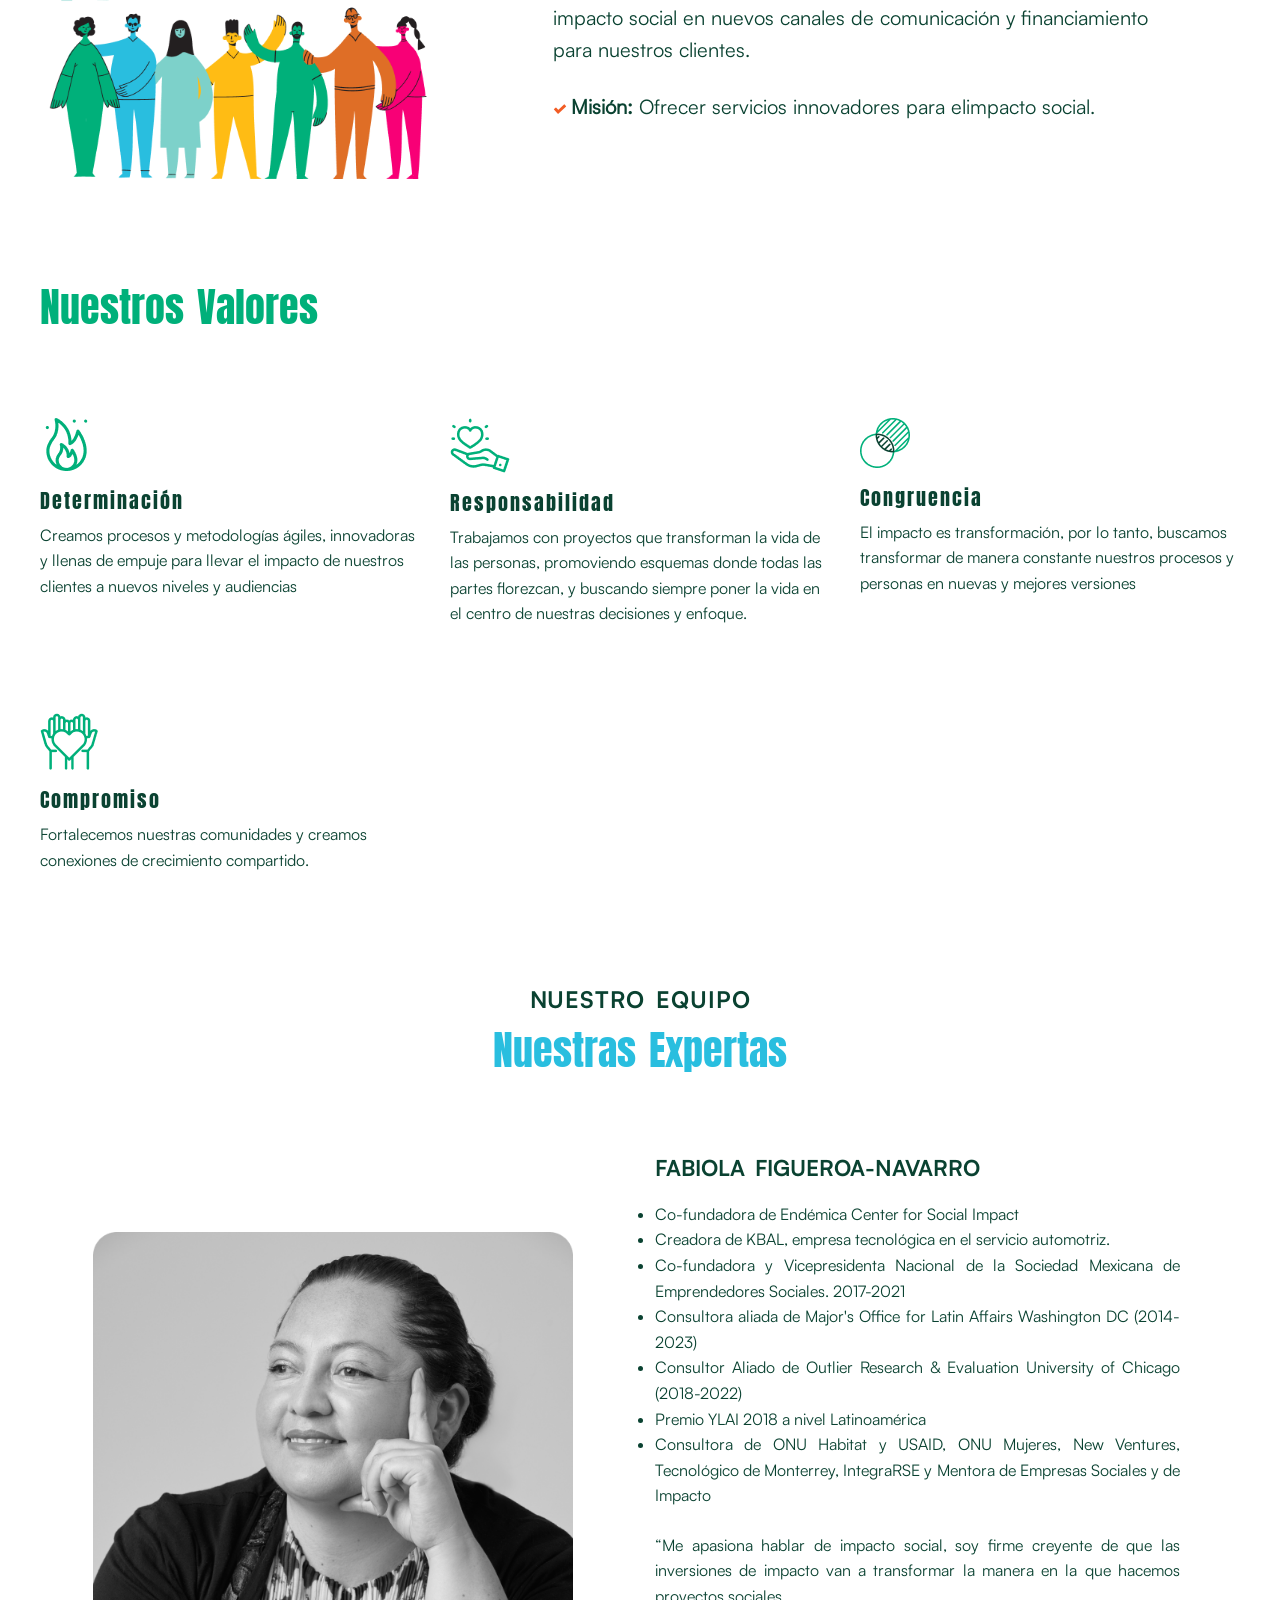
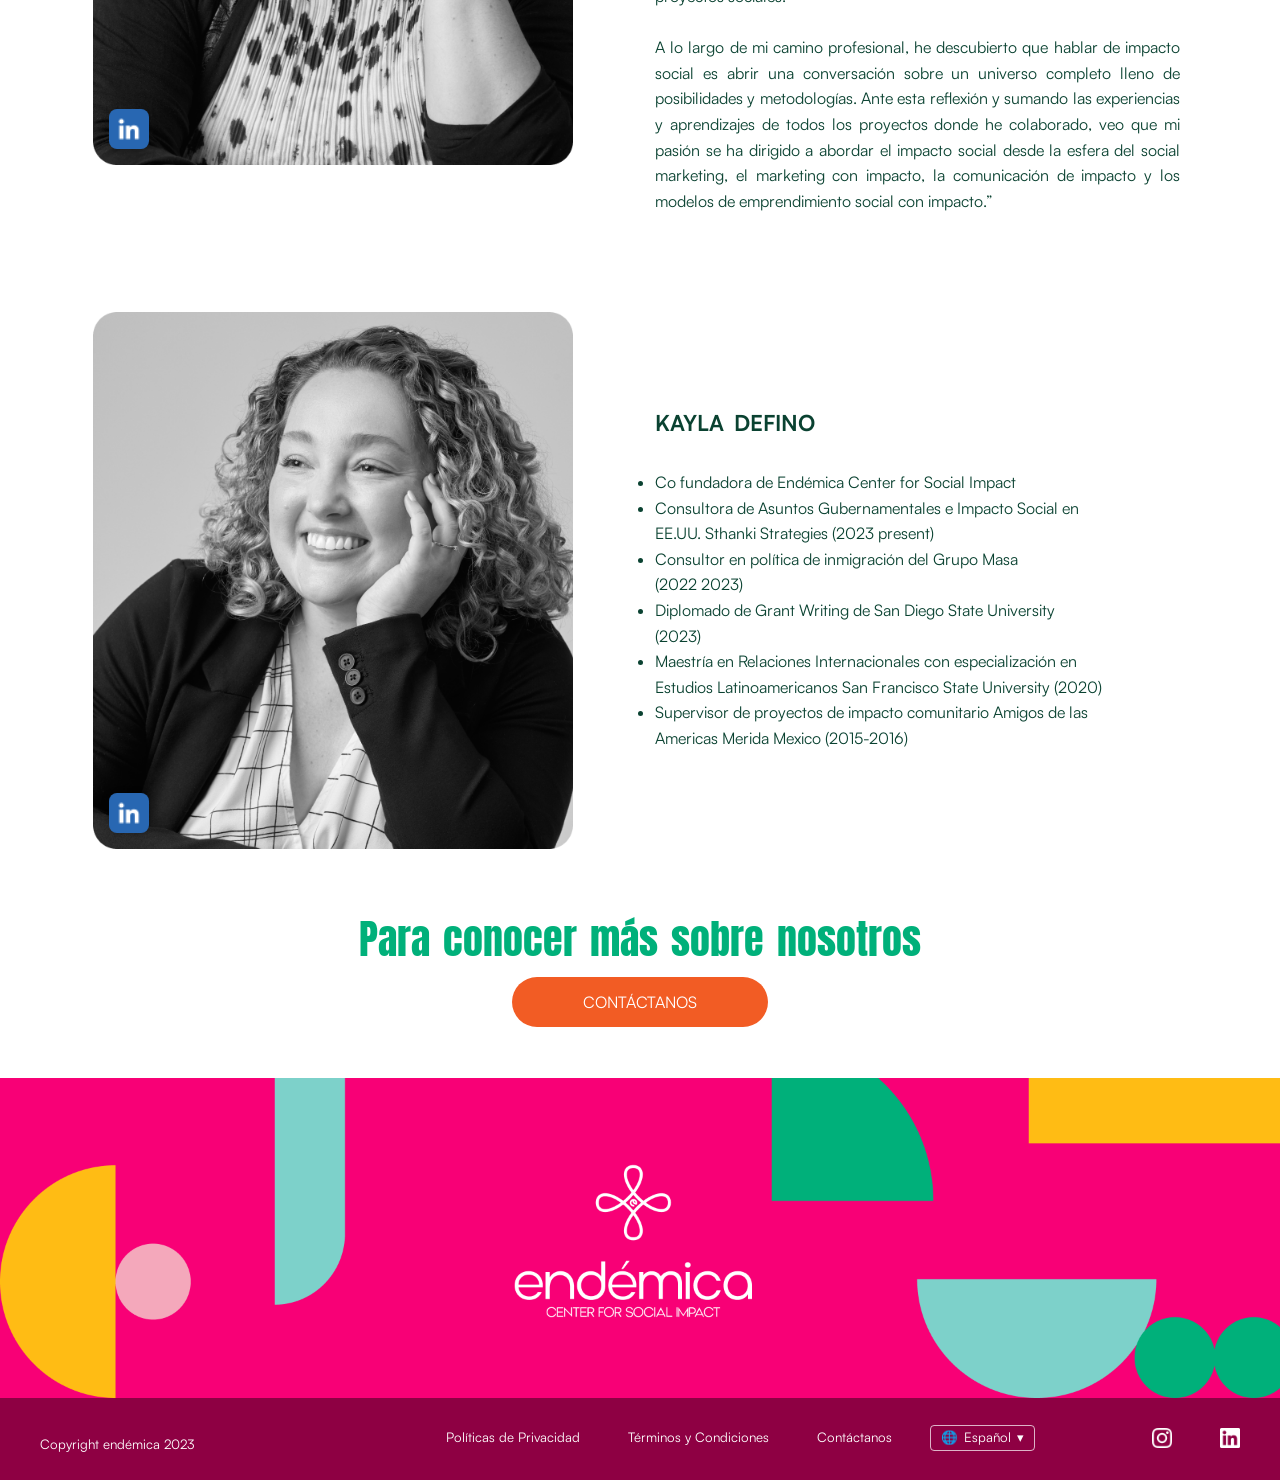
<file: nosotras.html>
<!DOCTYPE html>
<html lang="es-MX">

<head>
	<meta charset="UTF-8" />
	<meta http-equiv="x-ua-compatible" content="ie=edge" />
	<title>Nosotras | Endémica</title>
	<meta name="description"
		content="Endémica Center for Social Impact: social marketing, auditoría de impacto, consultoría y capacitación para organizaciones en Latinoamérica." />
	<meta name="viewport" content="width=device-width, initial-scale=1" />
	<!-- Favicon Icon -->
	<link rel="icon" type="image/png" href="img/Icon ¿por qué endémica_.png" />
	<link rel="stylesheet" type="text/css" href="assets/css/bootstrap.min.css" />
	<link rel="stylesheet" type="text/css" href="venobox/venobox.css" />
	<link rel="stylesheet" type="text/css" href="assets/css/plugin_theme_css.css" />
	<link rel="stylesheet" type="text/css" href="assets/css/witr-animate.css" />
	<link rel="stylesheet" type="text/css" href="assets/css/style.css" />
	<link rel="stylesheet" type="text/css" href="assets/css/responsive.css" />
	<link rel="stylesheet" type="text/css" href="assets/css/endemica.css" />
	<!-- modernizr js -->
	<script src="assets/js/vendor/modernizr-2.8.3.min.js"></script>
	<script>
		fetch("text_file.html") // Archivo de texto en español
			.then((response) => response.text())
			.then((data) => {
				// Se crea el DOM virtual para analizar el contenido del archivo
				const parser = new DOMParser();
				const doc = parser.parseFromString(data, "text/html");

				// se extrae cada bloque por su ID y se inserta en el DOM
				document.getElementById("contenedor-endemica").innerHTML = doc.getElementById("texto-endemica").innerHTML;
				document.getElementById("contenedor-area").innerHTML = doc.getElementById("texto-area").innerHTML;
				document.getElementById("contenedor-fabiola").innerHTML = doc.getElementById("texto-fabiola").innerHTML;
				document.getElementById("contenedor-kayla").innerHTML = doc.getElementById("texto-kayla").innerHTML;
			})
			.catch((error) => {
				console.error("Error al cargar el archivo:", error);
			});
	</script>
	<style type="text/css">
		.social_mark {
			height: 400px;
			background: #f8f8f8;
			position: relative;
			/* Add position relative to create a positioning context */
		}

		.card_seaction {
			width: 70%;
			position: relative;
			background: #ffffff;
			display: flex;
			margin: auto;
			border-radius: 10px;
			margin-top: -150px;
			box-shadow: 0px 0px 17px -1px rgba(0, 0, 0, 0.05);
		}

		.card_container {
			padding: 20px;
		}

		.witr_about_area {
			padding: 20px 0px 20px !important;
		}

		.witr_text_widget.witr_about_widget p,
		li {
			padding-right: 60px !important;
			font-size: 16px;
		}

		.btn7 {
			width: 50% !important;
			margin: inherit !important;
		}

		.text-cente h2,
		h3 {
			text-transform: uppercase;
		}

		.list {
			list-style: disc !important;
		}

		.witr_righti.single_image img {
			margin-left: 0px !important;
			height: 450px;
		}

		.last_img img {
			height: 900px !important;
		}

		.img3 img {
			height: 600px !important;
		}

		.witr_con_btn2 .w_btn2 {
			display: flex;
			margin: auto;
			justify-content: center;
			align-items: center;
			/*		width: 20%;*/
			background: #f25c24;
			border: none;
			color: white;
		}

		.btn {
			width: 20% !important;
		}

		p,
		.icon-list-text,
		b,
		icon-list-items,
		.list {
			color: #0a4231 !important;
		}

		.nivo-prevNav {
			display: none;
		}

		.nivo-directionNav {
			display: none;
		}

		@media (max-width: 900px) {
			.mob_head {
				font-size: 30px !important;
				margin-top: 50px !important;
				text-align: center;
			}

			.m0,
			.witr_text_widget {
				margin-top: 0 !important;
			}

			.single_image {
				display: flex !important;
				justify-content: center;
				align-items: center;
			}

			p,
			li,
			.witr_text_widget.witr_about_widget p,
			li {
				padding-right: 0 !important;
			}

			.witr_righti.single_image img {
				height: 400px !important;
			}

			#low_hei {
				height: 250px !important;
			}
		}
	</style>
</head>

<body class="e-nosotras">
	<div class="onath-header-top">
		<div class="container"></div>
	</div>

	<div class="onath-main-menu hidden-xs hidden-sm witr_h_h1">
		<div class="onath_nav_area">
			<div class="container">
				<div class="row logo-left">
					<div class="col-lg-3 col-md-3 col-sm-3 col-xs-4">
						<div class="logo">
							<a class="main_sticky_main_l" href="index.html" title="Onath">
								<img src="img/top_logo.png" alt="Onath" />
							</a>
							<a class="main_sticky_l" href="index.html" title="Onath">
								<img src="assets/images/logo2.png" alt="Onath" />
							</a>
						</div>
					</div>
					<div class="col-lg-9 col-md-9 col-sm-9 col-xs-8">
						<nav class="onath_menu">
							<ul class="sub-menu">
								<li>
									<a href="index.html">Inicio</a>
								</li>
								<li><a href="servicios.html">Servicios</a></li>
								<li><a id="bolder" href="nosotras.html">Nosotras</a></li>
								<li><a href="contact.html">Contacto</a></li>
								<li class="e-nav-lang">
									<a href="en/nosotras.html" hreflang="en" lang="en">English</a>
								</li>
							</ul>
						</nav>
					</div>
				</div>
			</div>
		</div>
	</div>

	<!-- MOBILE MENU -->
	<div class="mobile_logo_area hidden-md hidden-lg">
		<div class="container">
			<div class="row">
				<div class="col-sm-12">
					<div class="mobile_menu_logo text-center">
						<a href="index.html" title="onath">
							<img src="img/top_logo.png" alt="onath" />
						</a>
					</div>
				</div>
			</div>
		</div>
	</div>
	<!-- END MOBILE MENU -->

	<!-- MOBILE MENU AREA -->
	<div class="mbm hidden-md hidden-lg header_area main-menu-area">
		<div class="menu_area mobile-menu">
			<nav>
				<ul class="sub-menu">
					<li>
						<a href="index.html">Inicio</a>
					</li>
					<li><a href="servicios.html">Servicios</a></li>
					<li><a id="bolder" href="nosotras.html">Nosotras</a></li>
					<li><a href="contact.html">Contacto</a></li>
					<li class="e-nav-lang">
						<a href="en/nosotras.html" hreflang="en" lang="en">English</a>
					</li>
				</ul>
			</nav>
		</div>
	</div>
	<!-- END MOBILE MENU AREA  -->

	<style>
		p {
			color: #141313;
		}

		@media (min-width: 1301px) and (max-width: 1440px) {
			.witr_righti.single_image img {
				width: 92% !important;
				margin-left: -61px;
			}
		}

		@media (min-width: 992px) {
			.e-expert-row > .col-lg-6 {
				display: flex;
				align-items: center;
			}

			.e-expert-row .witr_text_widget {
				width: 100%;
			}

			.e-kayla-row > .col-lg-6:first-child {
				padding-right: 0;
			}
			.e-kayla-row > .col-lg-6:last-child {
				display: flex;
				justify-content: flex-start;
				padding-left: 0;
			}
			.e-kayla-row .e-expert-photo {
				margin-left: 0;
				margin-right: 0;
			}
		}

		#contenedor-fabiola,
		#contenedor-kayla {
			text-align: justify;
		}
	</style>

	<!-- SLIDER  AREA -->
	<div class="row">
		<div class="col-lg-12">
			<div class="witr_section_title">
				<div class="witr_section_title_inner text-center">
					<h1 class="e-h2" style="color: #00b07a; margin-top: var(--e-section-gap)">
						Conoce más sobre nosotras
					</h1>
				</div>
			</div>
		</div>
	</div>
	<!-- witr_about_area -->
	<div class="witr_about_area" style="margin-top: 0px">
		<div class="container">
			<div class="row">
				<div class="col-lg-5 col-md-12 col-sm-12">
					<div class="single_image witr_righti">
						<img src="img/flow.png" alt="" class="e-pic" />
					</div>
				</div>

				<div class="col-lg-7 col-md-12 col-sm-12">
					<div class="witr_text_widget witr_about_widget">
						<!-- Aquí insertamos el contenido del archivo text_file.html -->
						<div class="witr_text_widget_inner" id="contenedor-endemica"></div>
					</div>
				</div>
			</div>
		</div>
	</div>

	<div class="witr_about_area">
		<div class="container">
			<div class="row">
				<div class="col-lg-7 col-md-12 col-sm-12">
					<div class="witr_text_widget witr_about_widget">
						<div class="witr_text_widget_inner" id="contenedor-area"></div>
					</div>
				</div>
				<div class="col-lg-5 col-md-12 col-sm-12">
					<div class="single_image witr_righti">
						<img src="img/Icon Center for Social Impact.png" alt="" class="e-pic" />
					</div>
				</div>
			</div>
		</div>
	</div>

	<div class="witr_about_area">
		<div class="container">
			<div class="row">
				<div class="col-lg-5 col-md-12 col-sm-12">
					<div class="single_image witr_righti">
						<img src="img/Icon Nuestra esencia.png" alt="" class="e-pic" />
					</div>
				</div>
				<div class="col-lg-7 col-md-12 col-sm-12">
					<div class="witr_text_widget witr_about_widget">
						<div class="witr_text_widget_inner">
							<h2 class="e-h2" style="color: #ed0678">Nuestra Esencia</h2>

							<div class="exoert-icon">
								<ul class="icon-list-items">
									<li>
										<span><i class="icofont-verification-check"></i></span>
										<span class="icon-list-text"><b>Visión:</b> Ser una agencia de inteligencia
											social
											que transforma el impacto social en nuevos canales de
											comunicación y financiamiento para nuestros
											clientes.</span>
									</li>
									<br/>
									<li>
										<span><i class="icofont-verification-check"></i></span>
										<span class="icon-list-text"><b>Misión:</b> Ofrecer servicios innovadores para elimpacto social.</span>
									</li>
								</ul>
							</div>
						</div>
					</div>
				</div>
			</div>
		</div>
	</div>

	<!-- onath_humanist_project_area -->
	<div class="onath_humanist_project_area">
		<div class="container">
			<div class="row">
				<div class="col-lg-6">
					<div class="witr_humanist_title">
						<div class="witr_section_title_inner text-left">
							<h3 class="e-h2" style="color: #00b07a">Nuestros Valores</h3>
						</div>
					</div>
				</div>
				<style type="text/css">
					.pure-service_area {
						box-shadow: none;
						padding: 0px;
					}
				</style>
			</div>
			<div class="row humanist_top">
				<div class="col-lg-4 col-md-6 col-sm-12">
					<div class="pure-service_area">
						<div class="service-item all_color_service text-left">
							<div class="service_top_image"></div>
							<div class="text_box all_icon_color">
								<img src="img/deter.png" alt="" />
								<h3 style="color: #0a4231; text-transform: none">
									Determinación
								</h3>
								<p style="color: #0a4231">
									Creamos procesos y metodologías ágiles, innovadoras y llenas
									de empuje para llevar el impacto de nuestros clientes a
									nuevos niveles y audiencias
								</p>
							</div>
						</div>
					</div>
				</div>
				<div class="col-lg-4 col-md-6 col-sm-12">
					<div class="pure-service_area">
						<div class="service-item all_color_service text-left">
							<div class="service_top_image"></div>
							<div class="text_box all_icon_color">
								<img src="img/Nuestros valores Responsabilidad.png" alt="" />
								<h3 style="color: #0a4231; text-transform: none">
									Responsabilidad
								</h3>
								<p style="color: #0a4231">
									Trabajamos con proyectos que transforman la vida de las
									personas, promoviendo esquemas donde todas las partes
									florezcan, y buscando siempre poner la vida en el centro de
									nuestras decisiones y enfoque.
								</p>
							</div>
						</div>
					</div>
				</div>
				<div class="col-lg-4 col-md-6 col-sm-12">
					<div class="pure-service_area">
						<div class="service-item all_color_service text-left">
							<div class="service_top_image"></div>
							<div class="text_box all_icon_color">
								<img src="img/Nuestros valores Congruencia.png" alt="" />
								<h3 style="color: #0a4231; text-transform: none">
									Congruencia
								</h3>
								<p style="color: #0a4231">
									El impacto es transformación, por lo tanto, buscamos
									transformar de manera constante nuestros procesos y personas
									en nuevas y mejores versiones
								</p>
							</div>
						</div>
					</div>
				</div>
				<div class="col-lg-4 col-md-6 col-sm-12">
					<div class="pure-service_area">
						<div class="service-item all_color_service text-left">
							<div class="service_top_image"></div>
							<div class="text_box all_icon_color">
								<img src="img/Nuestros Valores Compromiso.png" alt="" />
								<h3 style="color: #0a4231; text-transform: none">
									Compromiso
								</h3>
								<p style="color: #0a4231">
									Fortalecemos nuestras comunidades y creamos conexiones de
									crecimiento compartido.
								</p>
							</div>
						</div>
					</div>
				</div>
			</div>
		</div>
	</div>
	<div class="row">
		<div class="col-lg-12">
			<div class="witr_section_title">
				<div class="witr_section_title_inner text-center">
					<h2 class="e-eyebrow" style="color: #0a4231">Nuestro equipo</h2>
					<h3 class="e-h2" style="color: #29bedf">Nuestras Expertas</h3>
				</div>
			</div>
		</div>
	</div>
	<div class="witr_about_area" style="padding: 40px 0px">
		<div class="container">
			<div class="row e-expert-row">
				<div class="col-lg-6 col-md-12 col-sm-12">
					<div class="single_image witr_righti">
						<div class="e-expert-photo">
							<img src="img/Nuestras Expertas Fabiola.png" alt="Fabiola Figueroa-Navarro" class="e-img" />
							<a class="e-expert-li"
								href="https://www.linkedin.com/in/fabiola-figueroa-navarro-77971a10b/" target="_blank"
								rel="noopener noreferrer">
								<img src="img/Nuestras Expertas Icon LinkedIn.png"
									alt="LinkedIn de Fabiola Figueroa-Navarro" />
							</a>
						</div>
					</div>
				</div>
				<div class="col-lg-6 col-md-12 col-sm-12">
					<div class="witr_text_widget witr_about_widget">
						<div class="witr_text_widget_inner">
							<h2 class="e-h3" style="
                    		color: #0a4231;
							text-transform: uppercase;
							font-family: &quot;fig2&quot; !important;
							font-weight: bold;
							margin-bottom: 20px;
							">Fabiola Figueroa-Navarro
							</h2>
							<style type="text/css">
								.list {
									list-style: disc;
									color: #0a4231;
								}
							</style>
							<!-- Aquí insertamos el contenido del archivo text_file.html -->
							<div class="exoert-icon" id="contenedor-fabiola"></div>
						</div>
					</div>
				</div>
			</div>
		</div>
	</div>

	<div class="witr_about_area" style="padding: 40px 0px">
		<div class="container">
			<div class="row">
				<div class="col-lg-6 col-md-12 col-sm-12">
					<div class="single_image witr_righti">
						<div class="e-expert-photo">
							<img src="img/Nuestras Expertas Kayla.png" alt="Kayla Defino" class="e-img" />
							<a class="e-expert-li" href="https://www.linkedin.com/in/kayla-defino-7b5303138/"
								target="_blank" rel="noopener noreferrer">
								<img src="img/Nuestras Expertas Icon LinkedIn.png" alt="LinkedIn de Kayla Defino" />
							</a>
						</div>
						</div>
					</div>
				<div class="col-lg-6 col-md-12 col-sm-12">
					<div class="witr_text_widget witr_about_widget">
						<div class="witr_text_widget_inner">
							<h2 class="e-h3" style="
							color: #0a4231;
							text-transform: uppercase;
							font-family: &quot;fig2&quot; !important;
							font-weight: bold;
                  			">
								Kayla Defino
							</h2>
							<style type="text/css">
								.list {
									list-style: disc;
									color: #0a4231;
								}
							</style>
							<!-- Aquí insertamos el contenido del archivo text_file.html -->
							<div class="exoert-icon" id="contenedor-kayla"></div>
					</div>
				</div>
			</div>
		</div>
	</div>
	</div>
	<style type="text/css">
		.witr_con_btn2 .w_btn2 {
			display: flex;
			margin: auto;
			justify-content: center;
			align-items: center;
			width: 20%;
			background: #f25c24;
			border: none;
			color: white;
		}
	</style>

	<div class="witr_field2">
		<div class="witr_con_btn2">
			<h1 class="e-h2" style="color: #00b07a; text-align: center">Para conocer más sobre nosotros</h1>
			<a href="contact.html#contact-form" class="w_btn2 btn_cont" id="btn_cont">CONTÁCTANOS</a>
		</div>
	</div>
	<br /><br />
	<style>
		@media (max-width: 900px) {
			#btn_cont {
				padding: 8px 20px;
				width: 200px !important;
			}
		}
	</style>

	<div class="witrfm_area">
		<img src="assets/images & icons/Inicio Assets/Foto footer.png" alt="" />
		<!-- FOOTER BOTTOM AREA -->
		<div class="footer-bottom">
			<div class="container">
				<div class="row">
					<div class="col-lg-3 col-md-5 col-sm-12">
						<div class="copy-right-text">
							<p style="font-size: 13px; color: white !important">
								Copyright endémica 2023
							</p>
						</div>
					</div>
					<div class="col-lg-7 col-md-6 col-sm-12">
						<div class="footer-menu">
							<ul class="text-right">
								<li>
									<a href="privacy.html" style="font-size: 13px">Políticas de Privacidad</a>
								</li>
								<li>
									<a href="terms.html" style="font-size: 13px">Términos y Condiciones</a>
								</li>
								<li>
									<a href="contact.html" style="font-size: 13px">Contáctanos</a>
								</li>
								<li class="e-lang-li">
									<div class="e-lang" data-e-lang>
										<button type="button" class="e-lang__btn" aria-haspopup="true"
											aria-expanded="false">
											<span aria-hidden="true">🌐</span> Español
											<span aria-hidden="true">▾</span>
										</button>
										<ul class="e-lang__menu">
											<li>
												<a href="en/nosotras.html" hreflang="en" lang="en">English</a>
											</li>
										</ul>
									</div>
								</li>
							</ul>
						</div>
					</div>
					<div class="col-lg-2 col-md-6 col-sm-12">
						<div class="footer-menu">
							<ul class="text-right social">
								<a href="https://www.instagram.com/endemica_social?igsh=ZjQyb2xzaGgwajBq"
									target="_blank">
									<img src="assets/images & icons/Inicio Assets/Instagram icon footer.png" alt=""
										style="height: 20px" />
								</a>
								&nbsp;&nbsp;&nbsp;
								<a href="https://www.linkedin.com/company/endémica-social/" target="_blank"><img
										src="assets/images & icons/Inicio Assets/LinkedIn icon footer.png" alt=""
										style="height: 20px" /></a>
							</ul>
						</div>
					</div>
				</div>
			</div>
		</div>
	</div>

	<style>
		@media (max-width: 767px) {
			.footer-menu ul {
				margin: 10px 0 0;
				text-align: center !important;
				display: flex;
				flex-direction: column;
				justify-content: center;
			}

			.social {
				display: flex;
				flex-direction: row !important;
			}
		}
	</style>
	<!-- Include All JS -->
	<script src="assets/js/vendor/jquery-3.5.1.min.js"></script>
	<script src="assets/js/bootstrap.min.js"></script>
	<script src="assets/js/isotope.pkgd.min.js"></script>
	<script src="assets/js/owl.carousel.min.js"></script>
	<script src="assets/js/jquery.nivo.slider.pack.js"></script>
	<script src="assets/js/slick.min.js"></script>
	<script src="assets/js/imagesloaded.pkgd.min.js"></script>
	<script src="venobox/venobox.min.js"></script>
	<script src="assets/js/jquery.appear.js"></script>
	<script src="assets/js/jquery.knob.js"></script>
	<script src="assets/js/BeerSlider.js"></script>
	<script src="assets/js/theme-pluginjs.js"></script>
	<script src="assets/js/jquery.meanmenu.js"></script>
	<script src="assets/js/ajax-mail.js"></script>
	<script src="assets/js/theme.js"></script>

	<script id="e-lang-js">
		(function () {
			var w = document.querySelector("[data-e-lang]");
			if (!w) return;
			var b = w.querySelector("button");
			b.addEventListener("click", function (e) {
				e.stopPropagation();
				var o = w.classList.toggle("is-open");
				b.setAttribute("aria-expanded", o);
			});
			document.addEventListener("click", function () {
				w.classList.remove("is-open");
				b.setAttribute("aria-expanded", "false");
			});
		})();
	</script>
</body>

</html>
</file>
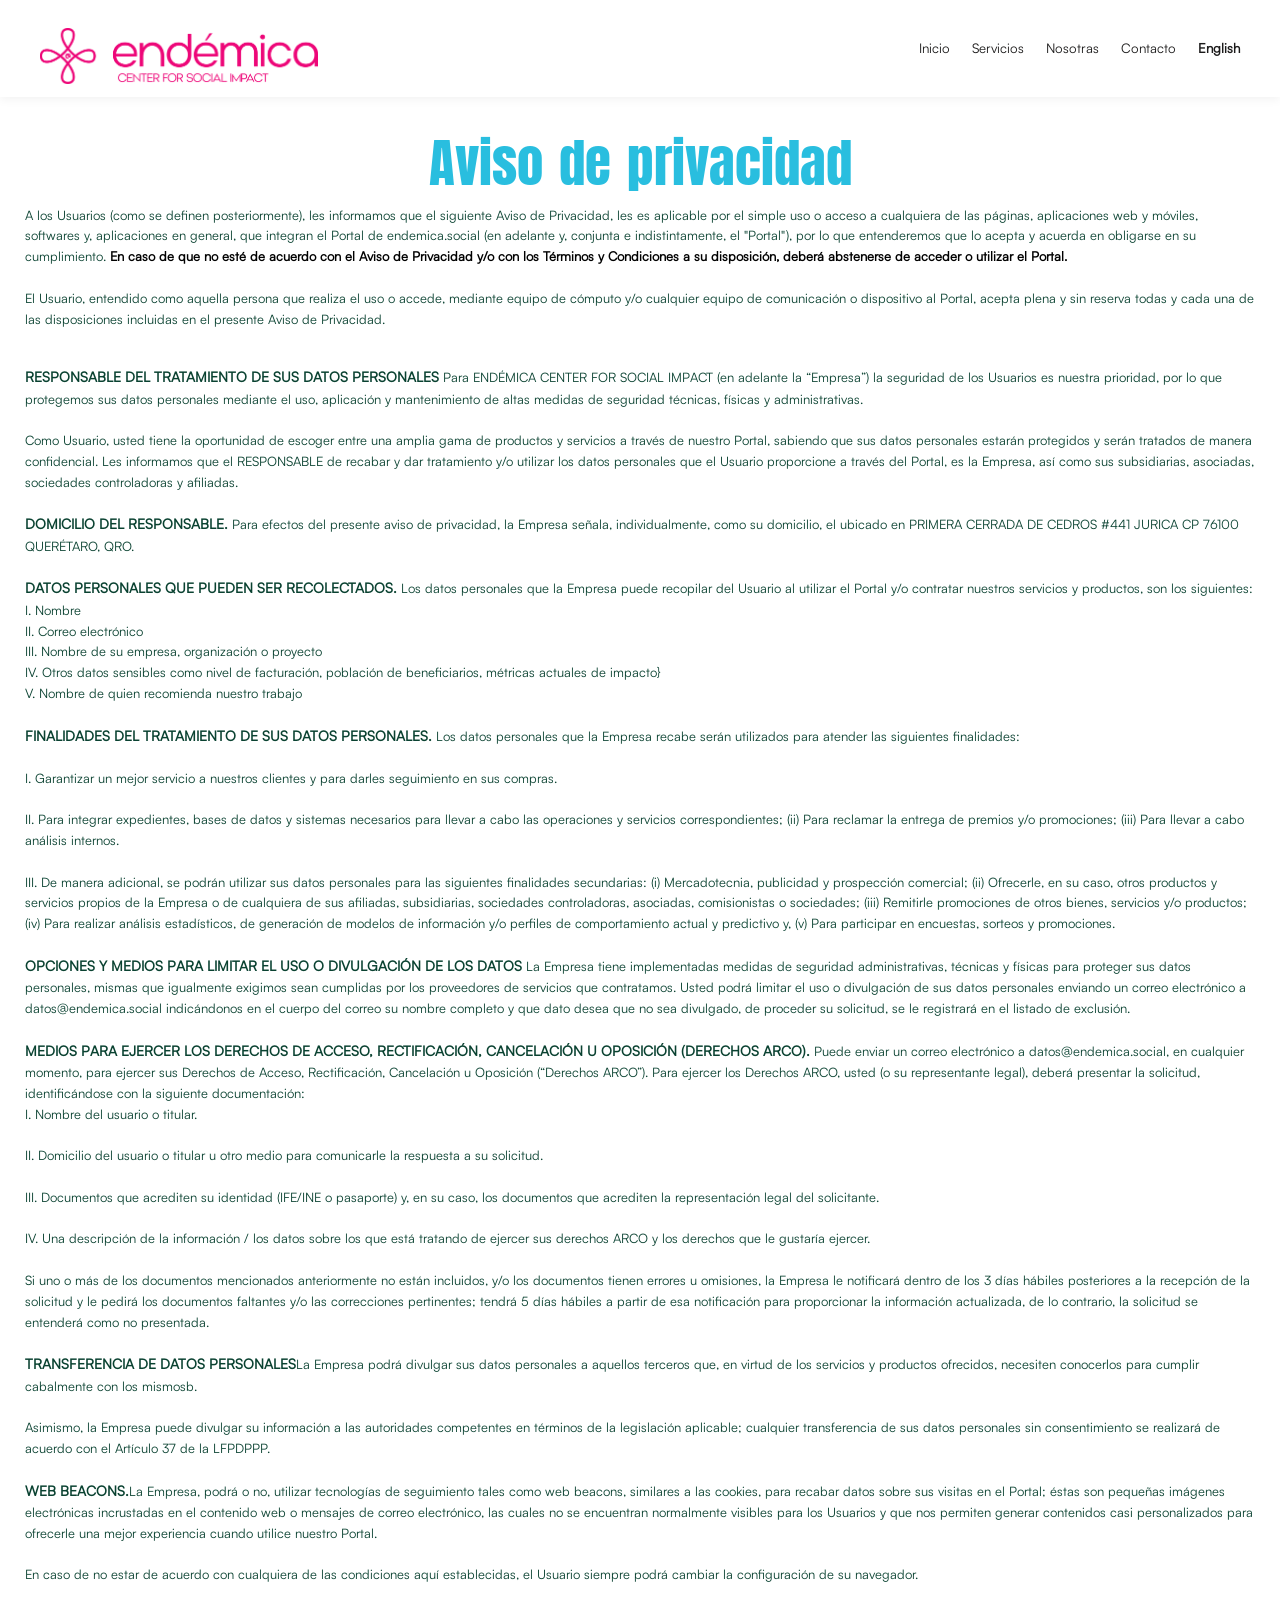
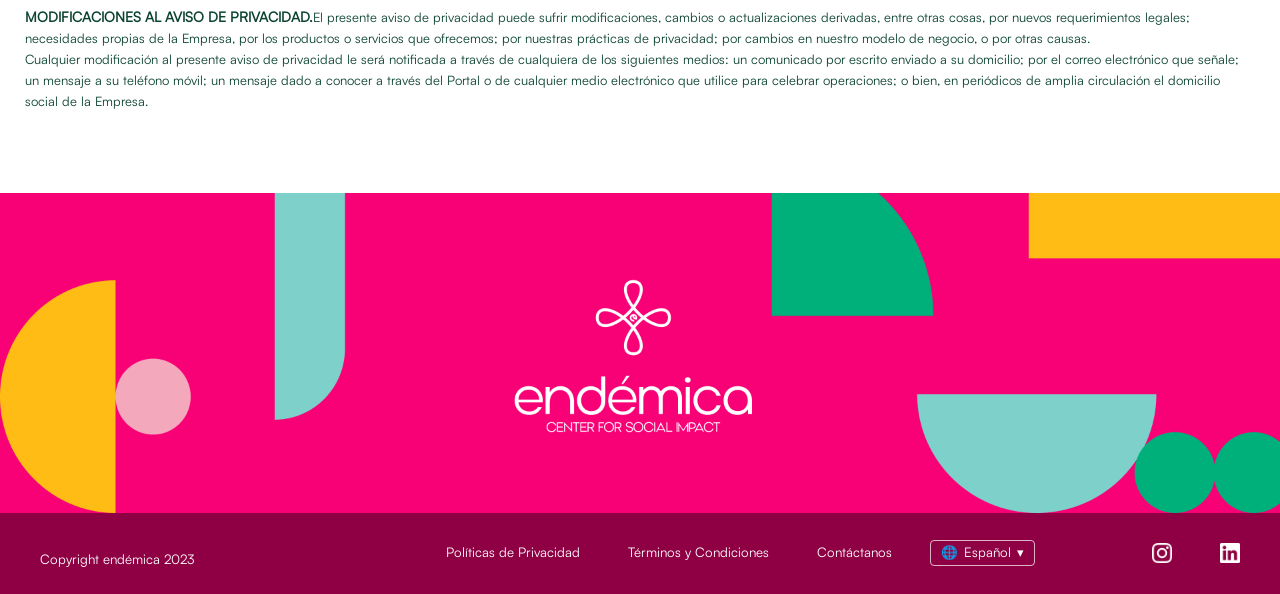
<file: privacy.html>
<!DOCTYPE HTML>
<html lang="es-MX">

<head>

    <meta charset="UTF-8">
    <meta http-equiv="x-ua-compatible" content="ie=edge">
    <title>Aviso de privacidad | Endémica</title>
    <meta name="description" content="Endémica Center for Social Impact: social marketing, auditoría de impacto, consultoría y capacitación para organizaciones en Latinoamérica.">
    <meta name="viewport" content="width=device-width, initial-scale=1">
    <!-- Favicon Icon -->
    <link rel="icon" type="image/png" href="assets/images & icons/Nosotros Assets/Icon ¿por qué endémica_.png">
    <link rel="stylesheet" type="text/css" href="assets/css/bootstrap.min.css" />
    <link rel="stylesheet" type="text/css" href="venobox/venobox.css" />
    <link rel="stylesheet" type="text/css" href="assets/css/plugin_theme_css.css" />
    <link rel="stylesheet" type="text/css" href="assets/css/witr-animate.css" />
    <link rel="stylesheet" type="text/css" href="assets/css/style.css" />
    <link rel="stylesheet" type="text/css" href="assets/css/responsive.css" />
		<link rel="stylesheet" type="text/css" href="assets/css/endemica.css"/>
    <!-- modernizr js -->
    <script src="assets/js/vendor/modernizr-2.8.3.min.js"></script>


    <style>
        p,b {
            color:#0a4231;
        }
        .sub_heading {
			color: #0a4231;
			font-size: 15px;
			font-weight: bold;
		}
    </style>
</head>

<body>

    <div class="onath-header-top">
        <div class="container">
        </div>
    </div>

    <div class="onath-main-menu hidden-xs hidden-sm witr_h_h1">
        <div class="onath_nav_area">
            <div class="container">
                <div class="row logo-left">
                    <div class="col-lg-3 col-md-3 col-sm-3 col-xs-4">
                        <!--<div class="logo">
                            <a class="main_sticky_main_l" href="index.html" title="Onath">
                                <img src="assets/images & icons/Inicio Assets/Logo de menú.png" alt="Onath">
                            </a>
                            <a class="main_sticky_l" href="index.html" title="Onath">
                                <img src="assets/images/logo2.png" alt="Onath">
                            </a>
                        </div>-->
                        <div class="logo">
                            <a class="main_sticky_main_l" href="index.html" title="Onath">
                                <img src="img/top_logo.png" alt="Logo">
                            </a>
                            <a class="main_sticky_l" href="index.html" title="Onath">
                                <img src="assets/images/logo2.png" alt="Endemica-logo">
                            </a>
                        </div>
                    </div>
                    <div class="col-lg-9  col-md-9 col-sm-9 col-xs-8">
                        <nav class="onath_menu">
                            <ul class="sub-menu">
                                <li>
                                    <a href="index.html">Inicio</a>
                                </li>
                                <li><a href="servicios.html">Servicios</a></li>
                                <li><a href="nosotras.html">Nosotras</a></li>
                                <li><a href="contact.html">Contacto</a></li>
							<li class="e-nav-lang"><a href="en/privacy.html" hreflang="en" lang="en">English</a></li>
                            </ul>
                        </nav>
                    </div>
                </div>
            </div>
        </div>
    </div>

    <!--NEW MOBILE MENU-->
    <div class="mobile_logo_area hidden-md hidden-lg">
		<div class="container">
			<div class="row">
				<div class="col-sm-12">
					<div class="mobile_menu_logo text-center">
						<a href="index.html" title="onath">
							<img src="img/top_logo.png" alt="onath" />
						</a>
					</div>
				</div>
			</div>
		</div>
	</div>
	<!-- END MOBILE MENU -->

	<!-- MOBILE MENU AREA -->
	<div class="mbm hidden-md hidden-lg header_area main-menu-area">
		<div class="menu_area mobile-menu">
			<nav>
				<ul class="sub-menu">
					<li>
						<a href="index.html">Inicio</a>
					</li>
					<li><a href="servicios.html">Servicios</a></li>
					<li><a href="nosotras.html">Nosotras</a></li>
					<li><a href="contact.html">Contacto</a></li>
							<li class="e-nav-lang"><a href="en/privacy.html" hreflang="en" lang="en">English</a></li>
				</ul>
			</nav>
		</div>
	</div>

    <!-- MOBILE MENU -->

    <style type="text/css">
        .onath-blog-area {
            padding: 30px 0 0px !important;
        }

        .sub_heading {
            color: #0a4231;
            font-size: 20px;
            font-weight: bold;
        }
    </style>

    <!-- onath-blog-area -->
    <div class="onath-blog-area">
        <div class="container">
            <div class="row">
                <div class=" col-lg-12">
                    <div class="witr_section_title">
                        <div class="witr_section_title_inner text-center">
                            <h1 class="e-h1" style="color: #29bedf;">Aviso de privacidad</h1>
                        </div>
                    </div>
                </div class="terms">
                <style>
                    .sub_heading{
                        font-size: 14px;
                    }
                    p{
                        font-size: 13px;
                    }
                </style>
                <p>A los Usuarios (como se definen posteriormente), les informamos que el siguiente Aviso de Privacidad,
                    les es aplicable por el simple uso o acceso a cualquiera
                    de las páginas, aplicaciones web y móviles, softwares y, aplicaciones en general, que integran el
                    Portal de endemica.social (en adelante y, conjunta e
                    indistintamente, el "Portal"), por lo que entenderemos que lo acepta y acuerda en obligarse en su
                    cumplimiento. <b> En caso de que no esté de acuerdo con el
                        Aviso de Privacidad y/o con los Términos y Condiciones a su disposición, deberá abstenerse de
                        acceder o utilizar el Portal.</b><br><br>

                    El Usuario, entendido como aquella persona que realiza el uso o accede, mediante equipo de cómputo
                    y/o cualquier equipo de comunicación o dispositivo al
                    Portal, acepta plena y sin reserva todas y cada una de las disposiciones incluidas en el presente
                    Aviso de Privacidad.

                    <br><br>
                </p>
                <p><span class="sub_heading">RESPONSABLE DEL TRATAMIENTO DE SUS DATOS PERSONALES</span> Para ENDÉMICA
                    CENTER FOR SOCIAL IMPACT (en adelante la “Empresa”) la
                    seguridad de los Usuarios es nuestra prioridad, por lo que protegemos sus datos personales mediante
                    el uso, aplicación y mantenimiento de altas medidas de
                    seguridad técnicas, físicas y administrativas.<br><br>

                    Como Usuario, usted tiene la oportunidad de escoger entre una amplia gama de productos y servicios a
                    través de nuestro Portal, sabiendo que sus datos
                    personales estarán protegidos y serán tratados de manera confidencial. Les informamos que el
                    RESPONSABLE de recabar y dar tratamiento y/o utilizar los
                    datos personales que el Usuario proporcione a través del Portal, es la Empresa, así como sus
                    subsidiarias, asociadas, sociedades controladoras y afiliadas.


                    <br><br>
                    <span class="sub_heading">DOMICILIO DEL RESPONSABLE.</span> Para efectos del presente aviso de
                    privacidad, la Empresa señala, individualmente, como su domicilio, el ubicado en
                    PRIMERA CERRADA DE CEDROS #441 JURICA CP 76100 QUERÉTARO, QRO.<br><br>
                    <span class="sub_heading">DATOS PERSONALES QUE PUEDEN SER RECOLECTADOS.</span> Los datos personales
                    que la Empresa puede recopilar del Usuario al utilizar el Portal y/o
                    contratar nuestros servicios y productos, son los siguientes:
                    <br>
                    I. Nombre
                    <br>
                    II. Correo electrónico
                    <br>
                    III. Nombre de su empresa, organización o proyecto
                    <br>
                    IV. Otros datos sensibles como nivel de facturación, población de beneficiarios, métricas actuales
                    de impacto}
                    <br>
                    V. Nombre de quien recomienda nuestro trabajo
                    <br><br>
                    <span class="sub_heading">FINALIDADES DEL TRATAMIENTO DE SUS DATOS PERSONALES.</span>  Los datos personales que la Empresa recabe serán utilizados para atender las
                    siguientes finalidades:
                    
                    
<br><br>
I. Garantizar un mejor servicio a nuestros clientes y para darles seguimiento en sus compras.
<br><br>

II. Para integrar expedientes, bases de datos y sistemas necesarios para llevar a cabo las operaciones y servicios correspondientes; (ii) Para reclamar la entrega
de premios y/o promociones; (iii) Para llevar a cabo análisis internos.
<br><br>

III. De manera adicional, se podrán utilizar sus datos personales para las siguientes finalidades secundarias: (i) Mercadotecnia, publicidad y prospección
comercial; (ii) Ofrecerle, en su caso, otros productos y servicios propios de la Empresa o de cualquiera de sus afiliadas, subsidiarias, sociedades controladoras,
asociadas, comisionistas o sociedades; (iii) Remitirle promociones de otros bienes, servicios y/o productos; (iv) Para realizar análisis estadísticos, de generación
de modelos de información y/o perfiles de comportamiento actual y predictivo y, (v) Para participar en encuestas, sorteos y promociones.
<br><br>
                    <span class="sub_heading">OPCIONES Y MEDIOS PARA LIMITAR EL USO O DIVULGACIÓN DE LOS DATOS</span> 
                    La Empresa tiene implementadas medidas de seguridad
                    administrativas, técnicas y físicas para proteger sus datos personales, mismas que igualmente exigimos sean cumplidas por los proveedores de servicios que
                    contratamos. Usted podrá limitar el uso o divulgación de sus datos personales enviando un correo electrónico a datos@endemica.social indicándonos en el
                    cuerpo del correo su nombre completo y que dato desea que no sea divulgado, de proceder su solicitud, se le registrará en el listado de exclusión.
                    <br><br>

                   
                    <span class="sub_heading">MEDIOS PARA EJERCER LOS  DERECHOS  DE ACCESO,  RECTIFICACIÓN,  CANCELACIÓN U OPOSICIÓN (DERECHOS ARCO).</span>
                    Puede enviar un
                    correo electrónico a datos@endemica.social, en cualquier momento, para ejercer sus Derechos de Acceso, Rectificación, Cancelación u Oposición
                    (“Derechos ARCO”). Para ejercer los Derechos ARCO, usted (o su representante legal), deberá presentar la solicitud, identificándose con la siguiente
                    documentación:
                    <br>
                    I. Nombre del usuario o titular.

<br><br>
                    II. Domicilio del usuario o titular u otro medio para comunicarle la respuesta a su solicitud.
                    <br><br>
                    
                    III. Documentos que acrediten su identidad (IFE/INE o pasaporte) y, en su caso, los documentos que acrediten la representación legal del solicitante.
                    <br><br>
                    
                    IV. Una descripción de la información / los datos sobre los que está tratando de ejercer sus derechos ARCO y los derechos que le gustaría ejercer.
                    <br><br>
                    
                    Si uno o más de los documentos mencionados anteriormente no están incluidos, y/o los documentos tienen errores u omisiones, la Empresa le notificará
                    dentro de los 3 días hábiles posteriores a la recepción de la solicitud y le pedirá los documentos faltantes y/o las correcciones pertinentes; tendrá 5 días
                    hábiles a partir de esa notificación para proporcionar la información actualizada, de lo contrario, la solicitud se entenderá como no presentada.
                    <br><br>
                    <span class="sub_heading">TRANSFERENCIA DE DATOS PERSONALES</span>La Empresa podrá divulgar sus datos personales a aquellos terceros que, en virtud de los servicios y
                    productos ofrecidos, necesiten conocerlos para cumplir cabalmente con los mismosb. <br><br>
                    Asimismo, la Empresa puede divulgar su información a las autoridades competentes en términos de la legislación aplicable; cualquier transferencia de sus
datos personales sin consentimiento se realizará de acuerdo con el Artículo 37 de la LFPDPPP.


                    <br><br>
                    <span class="sub_heading">WEB BEACONS.</span>La Empresa, podrá o no, utilizar tecnologías de seguimiento tales como web beacons, similares a las cookies, para recabar datos sobre sus
                    visitas en el Portal; éstas son pequeñas imágenes electrónicas incrustadas en el contenido web o mensajes de correo electrónico, las cuales no se encuentran
                    normalmente visibles para los Usuarios y que nos permiten generar contenidos casi personalizados para ofrecerle una mejor experiencia cuando utilice
                    nuestro Portal.
                    <br><br>
                    En caso de no estar de acuerdo con cualquiera de las condiciones aquí establecidas, el Usuario siempre podrá cambiar la configuración de su navegador. <br>

                    <br>
                    <span class="sub_heading">MODIFICACIONES AL AVISO DE PRIVACIDAD.</span>El presente aviso de privacidad puede sufrir modificaciones, cambios o actualizaciones derivadas, entre
                    otras cosas, por nuevos requerimientos legales; necesidades propias de la Empresa, por los productos o servicios que ofrecemos; por nuestras prácticas de
                    privacidad; por cambios en nuestro modelo de negocio, o por otras causas.
                    
                    
                     <br>

                     Cualquier modificación al presente aviso de privacidad le será notificada a través de cualquiera de los siguientes medios: un comunicado por escrito enviado
a su domicilio; por el correo electrónico que señale; un mensaje a su teléfono móvil; un mensaje dado a conocer a través del Portal o de cualquier medio
electrónico que utilice para celebrar operaciones; o bien, en periódicos de amplia circulación el domicilio social de la Empresa.
                    <br><br><br>
                </p>

                <div>

                </div>

            </div>

        </div>
    </div>

    <!-- witrfm_area -->
    <div class="witrfm_area">
        <img src="assets/images & icons/Inicio Assets/Foto footer.png" alt="">
        <!-- FOOTER BOTTOM AREA -->
        <!--<div class="footer-bottom">
            <div class="container">
                <div class="row">
                    <div class="col-lg-4 col-md-6  col-sm-12">
                        <div class="copy-right-text">
                            <p>Copyright © onath all rights reserved.</p>
                        </div>
                    </div>
                    <div class="col-lg-6	 col-md-6  col-sm-12">
                        <div class="footer-menu">
                            <ul class="text-right">
                                <li><a href="privacy.html">Políticas de Privacidad</a></li>
                                <li><a href="terms.html">Términos y Condiciones</a></li>
                                <li><a href="contact.html">Contáctanos</a></li>
                            </ul>
                        </div>
                    </div>
                    <div class="col-lg-2 col-md-6  col-sm-12">
                        <div class="footer-menu">
                            <ul class="text-right">
                                <a href="#">
                                    <img src="assets/images & icons/Inicio Assets/Instagram icon footer.png" alt="" style="height:30px;">
                                </a> &nbsp;&nbsp;&nbsp;
                                <a href=""><img src="assets/images & icons/Inicio Assets/LinkedIn icon footer.png"
                                        alt=""  style="height:30px;"></a>
                            </ul>
                        </div>
                    </div>
                </div>
            </div>
        </div>-->
        <div class="footer-bottom">
            <div class="container">
                <div class="row">
                    <div class="col-lg-3 col-md-5  col-sm-12">
                        <div class="copy-right-text">
                            <p style="font-size: 13px;">Copyright endémica 2023</p>
                        </div>
                    </div>
                    <div class="col-lg-7 col-md-6  col-sm-12">				
                        <div class="footer-menu">
                            <ul  class="text-right">
                                <li><a href="privacy.html" style="font-size: 13px;">Políticas de Privacidad</a></li>
                                <li><a href="terms.html" style="font-size: 13px;">Términos y Condiciones</a></li>
                                <li><a href="contact.html" style="font-size: 13px;">Contáctanos</a></li>
							<li class="e-lang-li"><div class="e-lang" data-e-lang><button type="button" class="e-lang__btn" aria-haspopup="true" aria-expanded="false"><span aria-hidden="true">🌐</span> Español <span aria-hidden="true">▾</span></button><ul class="e-lang__menu"><li><a href="en/privacy.html" hreflang="en" lang="en">English</a></li></ul></div></li>
                            </ul> 				
                        </div>
                    </div>
                    <div class="col-lg-2 col-md-6  col-sm-12">				
                        <div class="footer-menu">
                            <ul  class="text-right social">
								<a href="https://www.instagram.com/endemica_social?igsh=ZjQyb2xzaGgwajBq" target="_blank">
									<img src="assets/images & icons/Inicio Assets/Instagram icon footer.png" alt="" style="height:20px;">
								</a> &nbsp;&nbsp;&nbsp;
								<a href="https://www.linkedin.com/company/endémica-social/" target="_blank"><img src="assets/images & icons/Inicio Assets/LinkedIn icon footer.png" alt="" style="height:20px;"></a>
							</ul> 				
                        </div>
                    </div>
                </div>
            </div>
        </div>
    </div>
   
    <!-- Include All JS -->
    <script src="assets/js/vendor/jquery-3.5.1.min.js"></script>
    <script src="assets/js/bootstrap.min.js"></script>
    <script src="assets/js/isotope.pkgd.min.js"></script>
    <script src="assets/js/owl.carousel.min.js"></script>
    <script src="assets/js/jquery.nivo.slider.pack.js"></script>
    <script src="assets/js/slick.min.js"></script>
    <script src="assets/js/imagesloaded.pkgd.min.js"></script>
    <script src="venobox/venobox.min.js"></script>
    <script src="assets/js/jquery.appear.js"></script>
    <script src="assets/js/jquery.knob.js"></script>
    <script src="assets/js/BeerSlider.js"></script>
    <script src="assets/js/theme-pluginjs.js"></script>
    <script src="assets/js/jquery.meanmenu.js"></script>
    <script src="assets/js/ajax-mail.js"></script>
    <script src="assets/js/theme.js"></script>


    <style>
        #scrollUp {
            display: none !important;
        }
    </style>
<script id="e-lang-js">(function(){var w=document.querySelector("[data-e-lang]");if(!w)return;var b=w.querySelector("button");b.addEventListener("click",function(e){e.stopPropagation();var o=w.classList.toggle("is-open");b.setAttribute("aria-expanded",o)});document.addEventListener("click",function(){w.classList.remove("is-open");b.setAttribute("aria-expanded","false")});})();</script>
	</body>

</html>
</file>
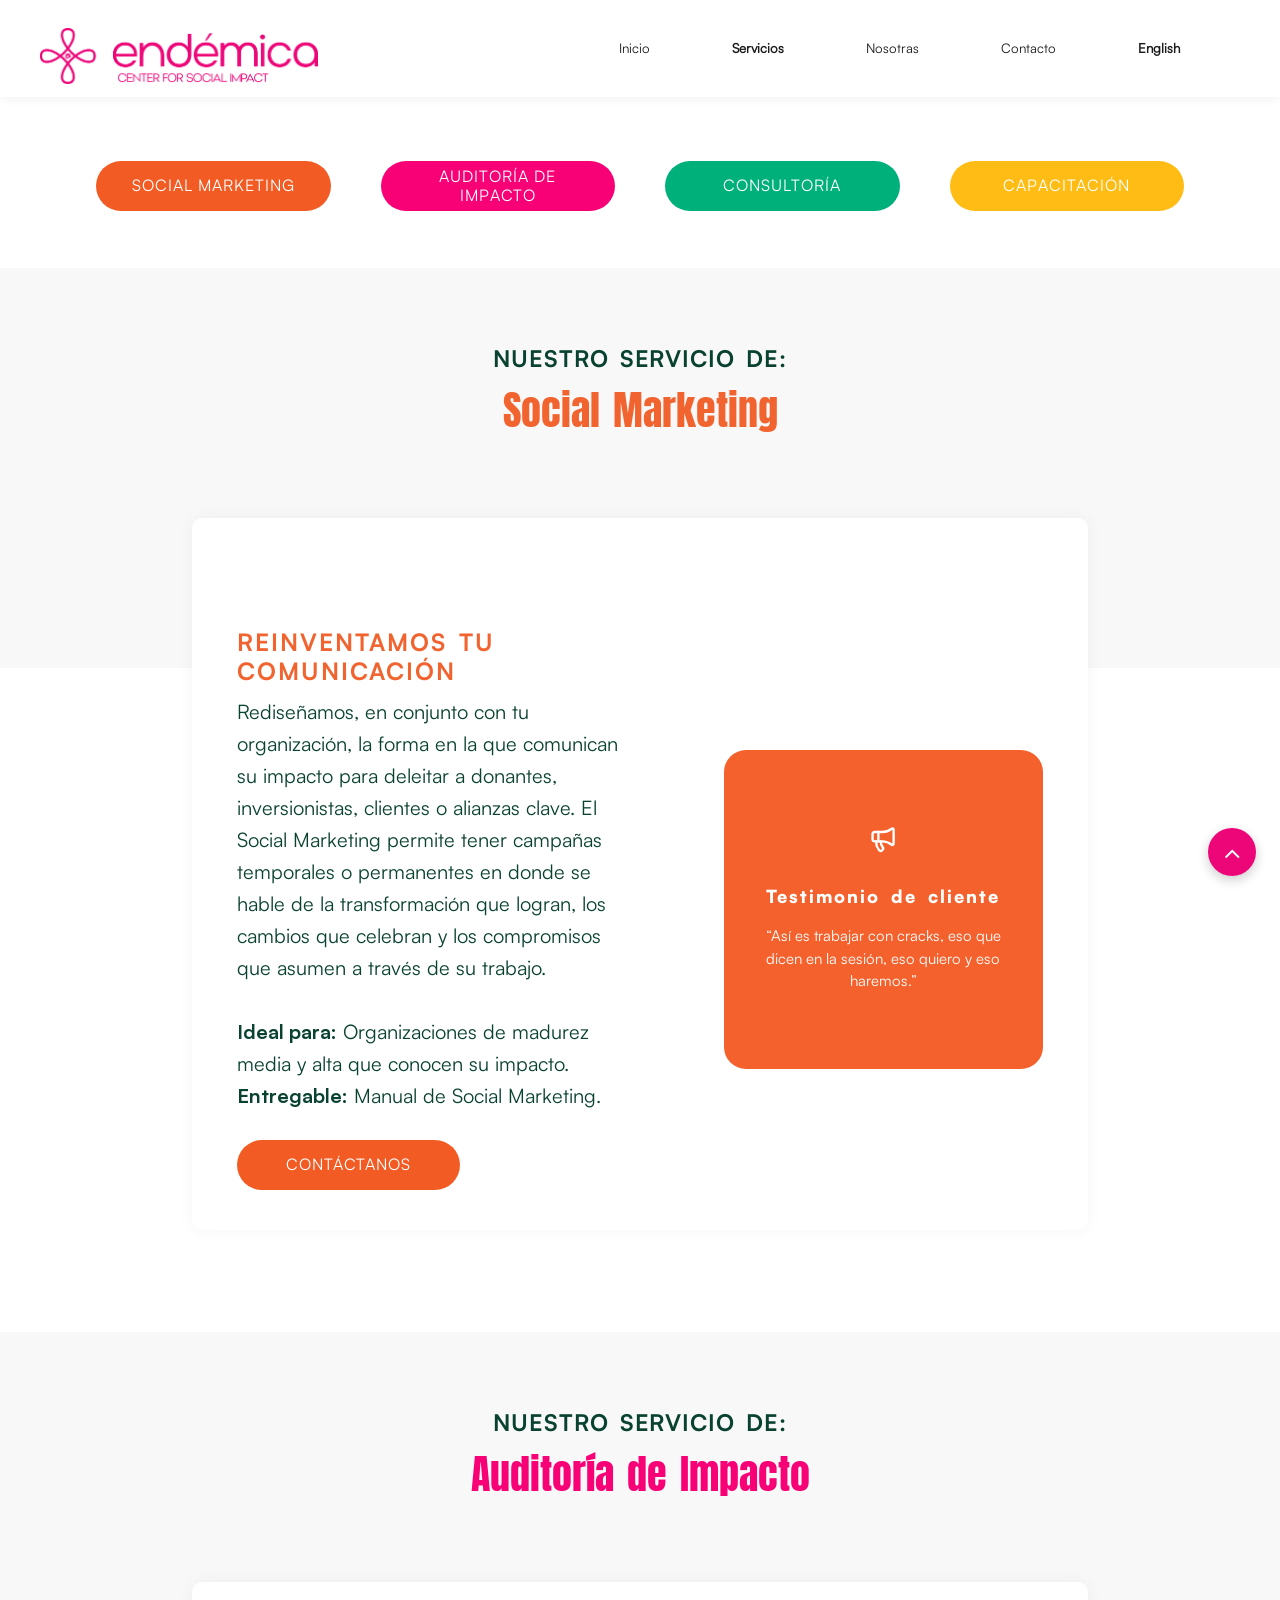
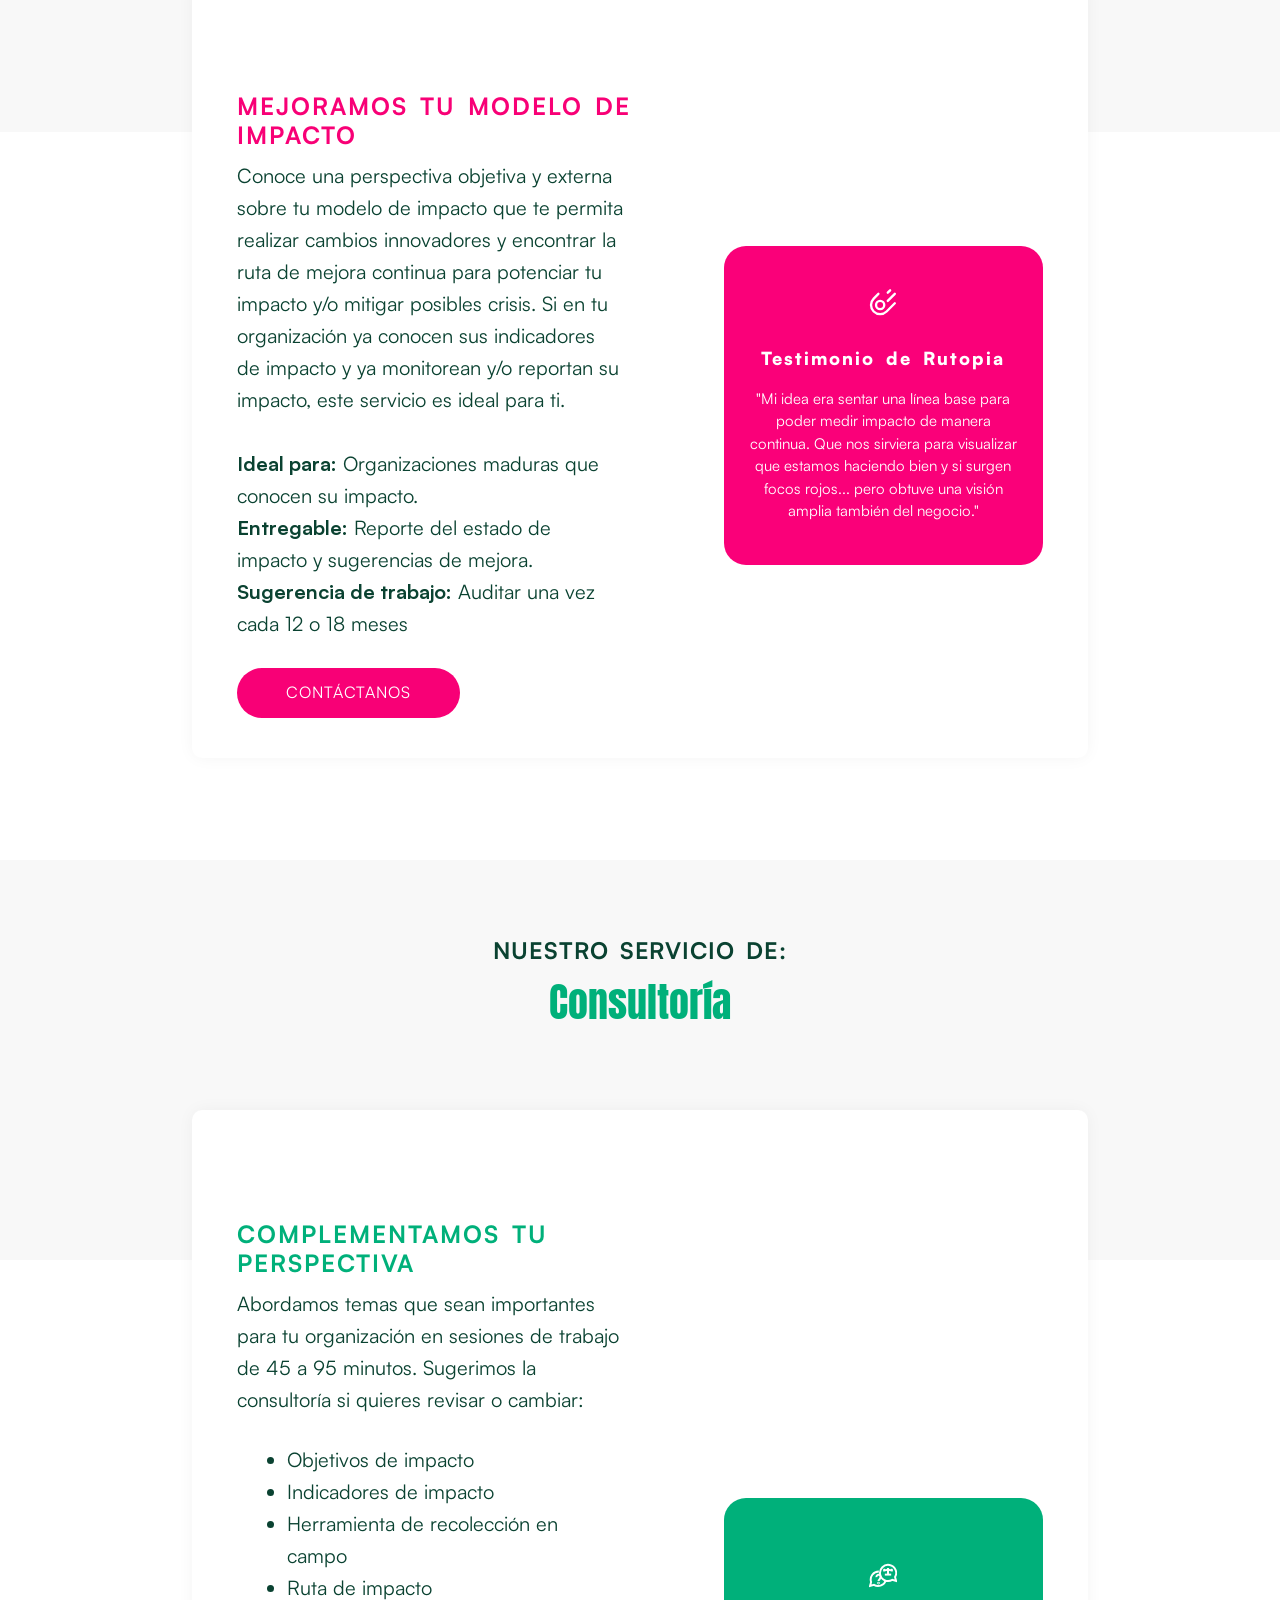
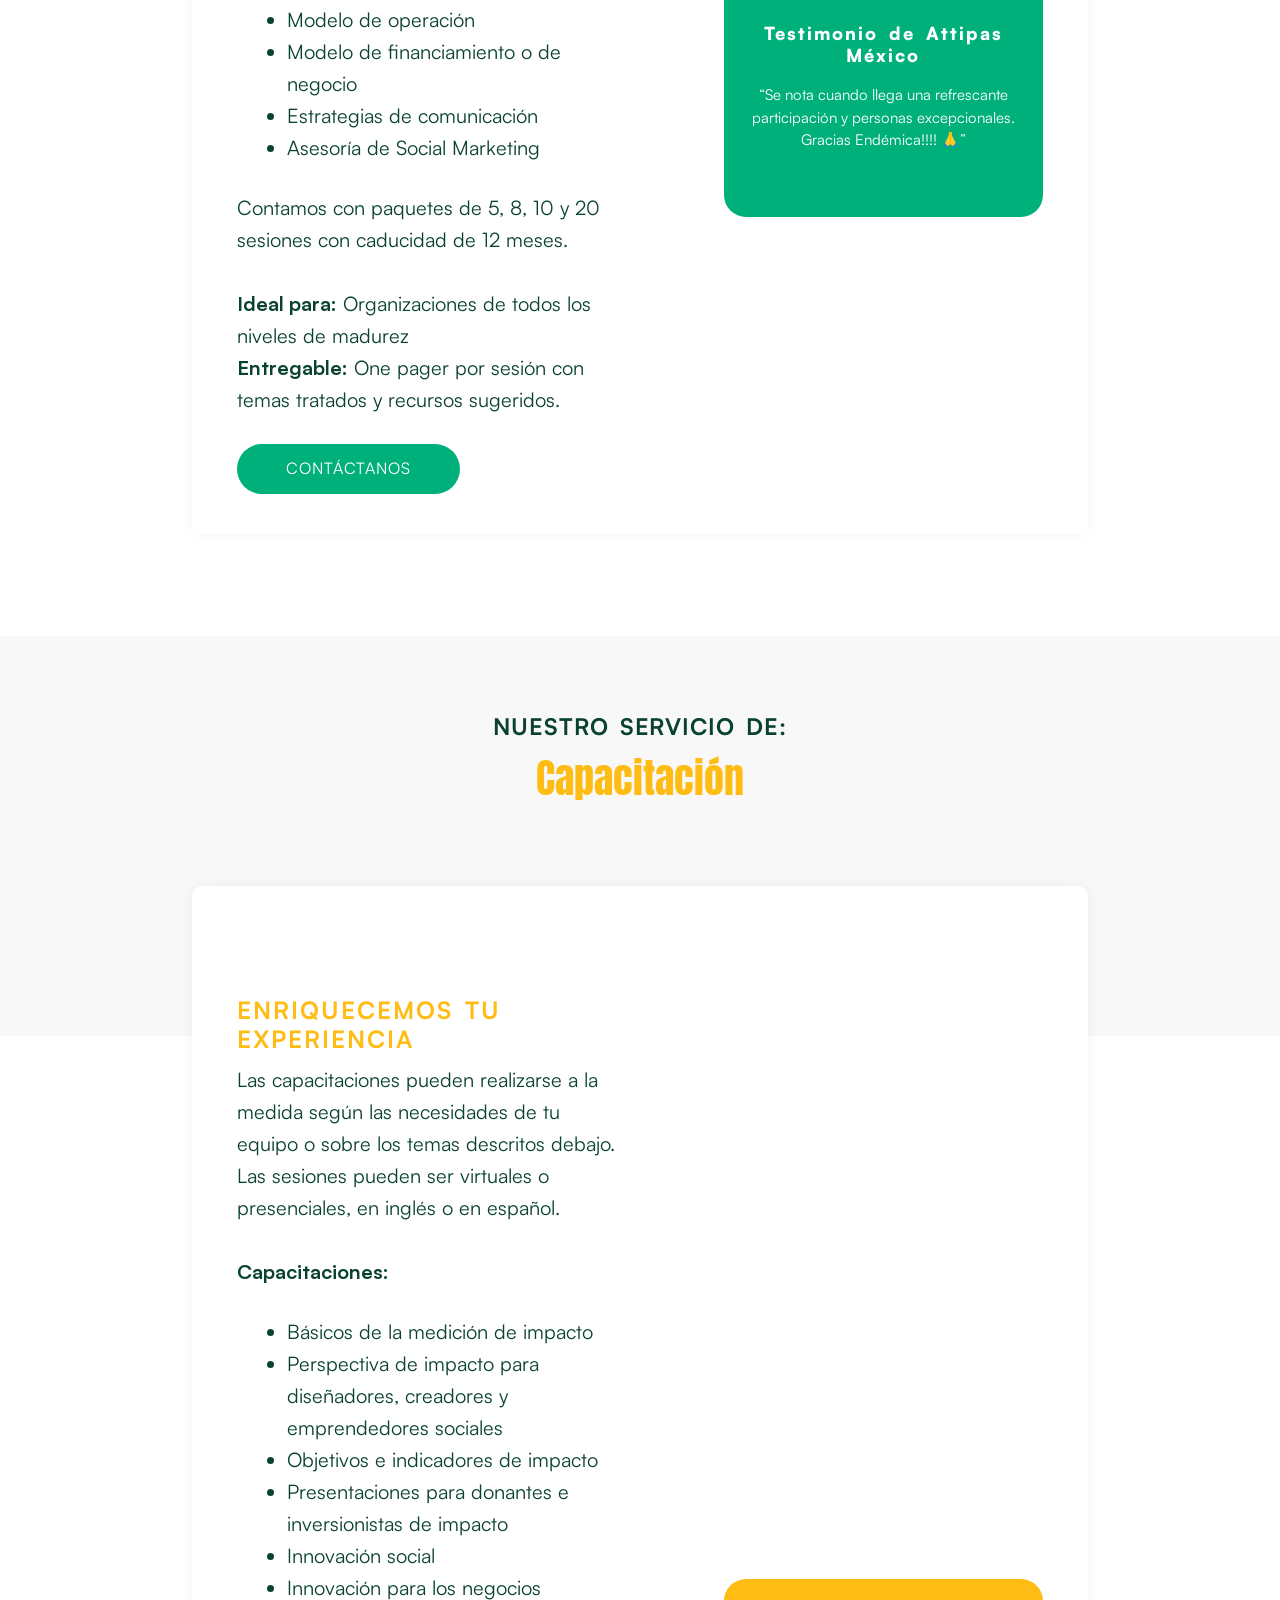
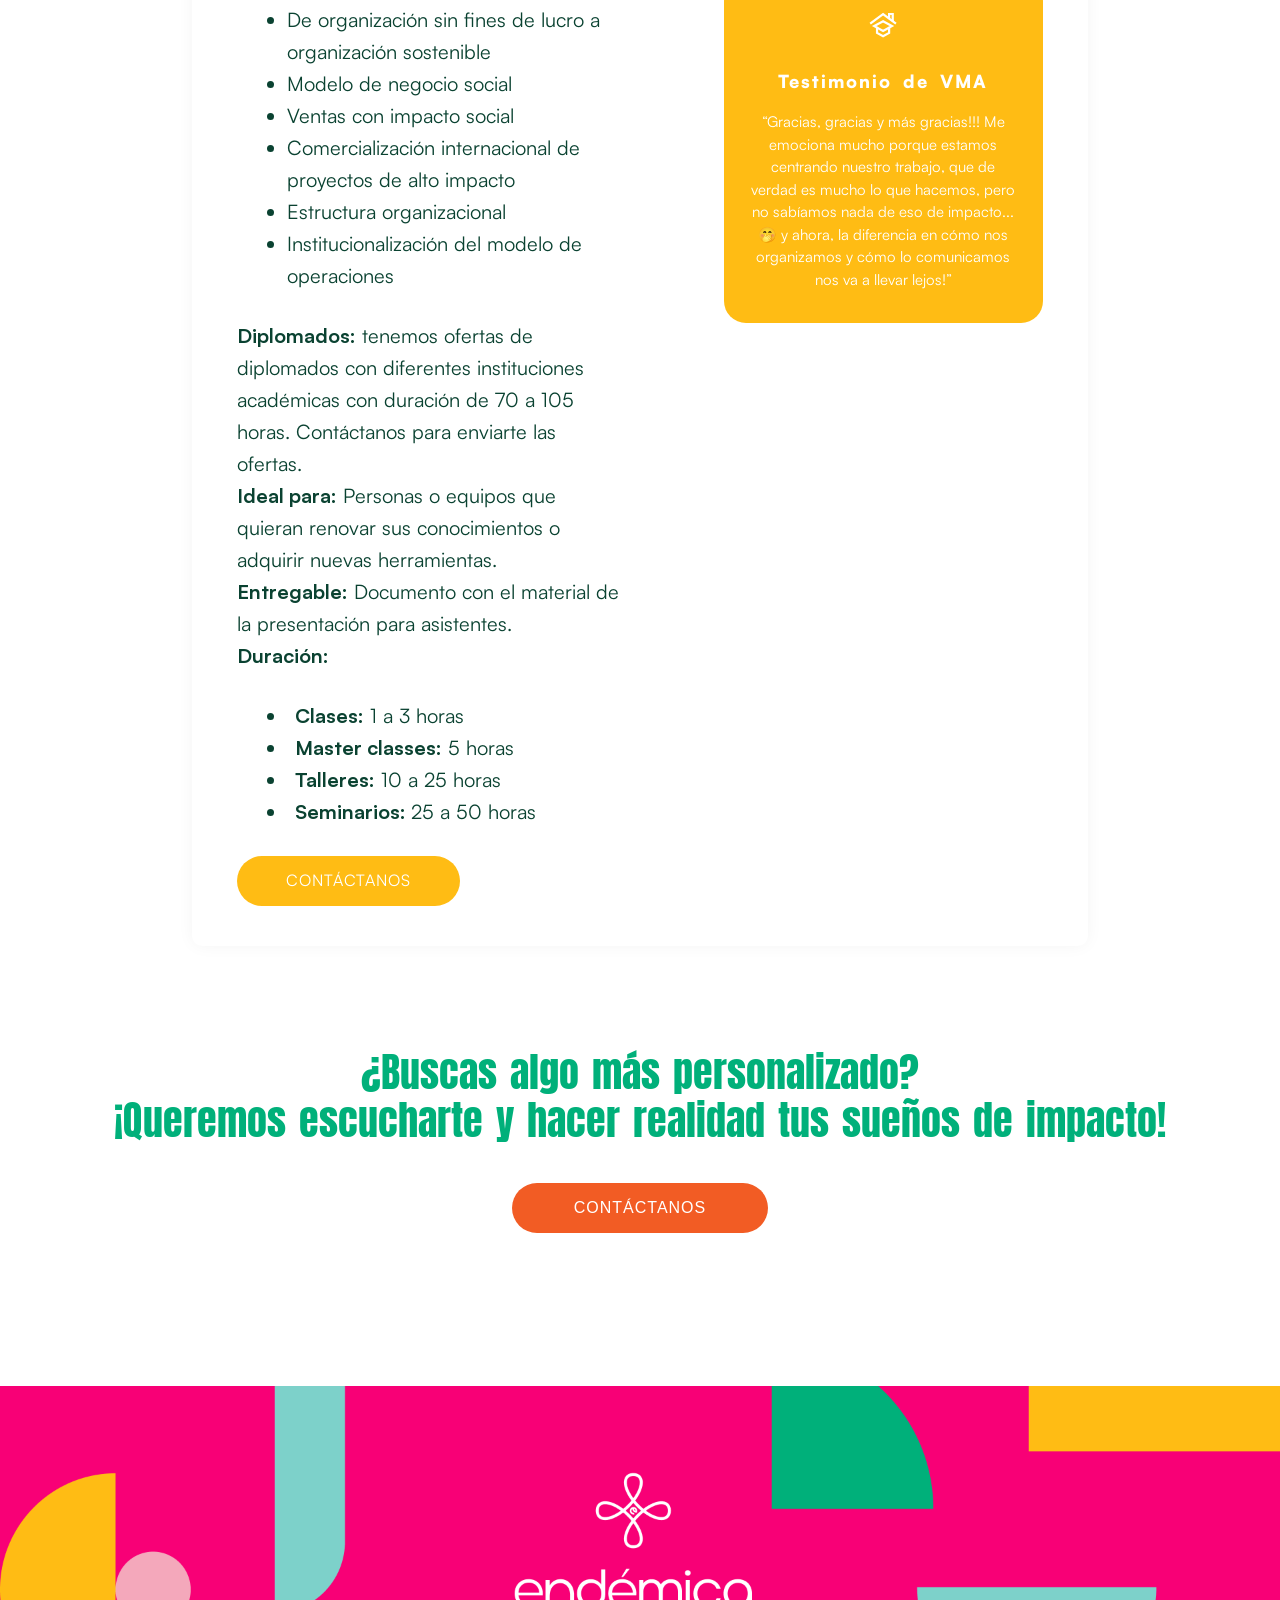
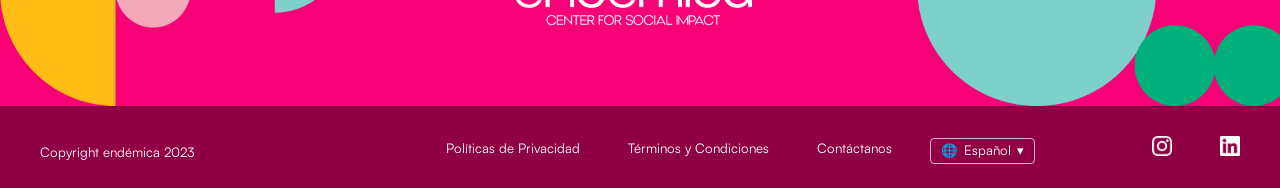
<file: servicios.html>
<!DOCTYPE HTML>
<html lang="es-MX">
    <head>

		<meta charset="UTF-8">
		<meta http-equiv="x-ua-compatible" content="ie=edge">
		<title>Servicios | Endémica</title>
		<meta name="description" content="Endémica Center for Social Impact: social marketing, auditoría de impacto, consultoría y capacitación para organizaciones en Latinoamérica.">
		<meta name="viewport" content="width=device-width, initial-scale=1">
		<!-- Favicon Icon -->
        <link rel="icon"  type="image/png" href="assets/images/logo2.png">		
        <link rel="stylesheet" type="text/css" href="assets/css/bootstrap.min.css"/>
        <link rel="stylesheet" type="text/css" href="venobox/venobox.css"/>
        <link rel="stylesheet" type="text/css" href="assets/css/plugin_theme_css.css"/>
        <link rel="stylesheet" type="text/css" href="assets/css/witr-animate.css"/>        
		<link rel="stylesheet" type="text/css" href="assets/css/style.css"/>
		<link rel="stylesheet" type="text/css" href="assets/css/responsive.css"/>
		<link rel="stylesheet" type="text/css" href="assets/css/endemica.css"/>
		<!-- modernizr js -->	
        <script src="assets/js/vendor/modernizr-2.8.3.min.js"></script>		
		
		<style>
			p, b {
				color:#0a4231;
			}

			b {
				color:#0a4231 !important;
				font-family: 'fig4'; font-weight: bold;
			}

			#social {
				text-transform: none !important;
			}
			.list {
				color:#0a4231;
			}
			.nivo-prevNav {
			display: none;
		}
		.nivo-directionNav {
			display: none;
		}
		</style>
    </head>
<body>

<div class="onath-header-top">
	<div class="container">
	</div>
</div>

<div class="onath-main-menu hidden-xs hidden-sm witr_h_h1">
	<div class="onath_nav_area">
		<div class="container">
			<div class="row logo-left">				
				<div class="col-lg-3 col-md-3 col-sm-3 col-xs-4">
					<div class="logo">
						<a class="main_sticky_main_l" href="index.html" title="Onath">
							<img src="img/top_logo.png" alt="Onath">
						</a>
						<a class="main_sticky_l" href="index.html" title="Onath">
							<img src="assets/images/logo2.png" alt="Onath">
						</a>
					</div>
				</div>
				<div class="col-lg-9  col-md-9 col-sm-9 col-xs-8">
					<nav class="onath_menu">						
						<ul class="sub-menu">
							<li><a href="index.html">Inicio</a></li>
							<li ><a id="bolder" href="servicios.html">Servicios</a></li>
							<li><a href="nosotras.html">Nosotras</a></li>
							<li><a href="contact.html">Contacto</a></li>
							<li class="e-nav-lang"><a href="en/servicios.html" hreflang="en" lang="en">English</a></li>
						</ul>
					</nav>				
				</div>
			</div> 
		</div> 
	</div> 	
</div>

 <!-- MOBILE MENU -->
 <div class="mobile_logo_area hidden-md hidden-lg">
	<div class="container">
		<div class="row">
			<div class="col-sm-12">					
				<div class="mobile_menu_logo text-center">
					<a href="index.html" title="onath">
						<img src="img/top_logo.png" alt="onath" />
					</a>		
				</div>
			</div>
		</div>
	</div>
</div>
<!-- END MOBILE MENU --> 

<!-- MOBILE MENU AREA -->
<div class="mbm hidden-md hidden-lg header_area main-menu-area">
	<div class="menu_area mobile-menu">
		<nav>						
			<ul class="sub-menu">
				<li><a href="index.html">Inicio</a></li>
				<li ><a  id="bolder" href="servicios.html">Servicios</a></li>
				<li><a href="nosotras.html">Nosotras</a></li>
				<li><a href="contact.html">Contacto</a></li>
				<li class="e-nav-lang"><a href="en/servicios.html" hreflang="en" lang="en">English</a></li>
			</ul>
		</nav>
	</div>					
</div>			
<!-- END MOBILE MENU AREA  -->



<!-- (hero eliminado según Figma) -->

<!-- witr_about_area -->

<style type="text/css">
	@media (max-width: 900px) {
		.w_btn2{
			font-size: 12px!important;
		}
	}
</style>

<style type="text/css">
	.witr_con_btn2 .w_btn2{
		padding: 10px 10px!important;
		display: flex;
		margin: auto;
		justify-content: center;
		align-items: center;
/*		width: 20%;*/
		background: #f2642f;
		border: none;
		color: white;
		text-transform: uppercase;

	}
	.btn_section{
		width: 85%;
		margin: 0 auto;
		display: flex;
		justify-content: center;
		align-items: center;
		gap: 50px;
		transform: translateY(60px);
	}
	.btn_section .witr_field2 {
		flex: 1 1 0;
		max-width: 320px;
	}
	.btn_section .witr_field2 a {
		display: block;
	}
	.btn1{
		background: #f80076!important;
	}
	.btn3{
		background:#00b07a!important ;
	}
	.btn5{
		background:#ffbc14!important ;
	}
</style>

<div class="btn_section">
	<div class="witr_field2" style="width: auto">
	<div class=" witr_con_btn2">
		<a href="#social"><button class="w_btn2" style="padding: 10px 35px!important;">Social Marketing</button></a>
	</div>
</div>
<div class="witr_field2" style="width: auto">
	<div class=" witr_con_btn2">
		<a href="#aud"><button class="w_btn2 btn1" style="padding: 10px 35px!important;">auditoría de impacto</button></a>
	</div>
</div>
<div class="witr_field2" style="width: auto">
	<div class=" witr_con_btn2">
		<a href="#cons"><button class="w_btn2 btn3" style="padding: 10px 35px!important;">consultoría</button></a>
	</div>
</div>
<div class="witr_field2" style="width: auto">
	<div class=" witr_con_btn2">
		<a href="#cap"><button class="w_btn2 btn5" style="padding: 10px 35px!important;">capacitación</button></a>
	</div>
</div>
</div>
<br><br><br><br>
<!-- onath_counter_area -->
<style type="text/css">
	.social_mark {
		height: 400px;
		background: #f8f8f8;
		position: relative; /* Add position relative to create a positioning context */
	}
	.card_seaction {
		width: 70%;
		position: relative;
		background: #ffffff;
		display: flex;
		margin: auto;
		border-radius: 10px;
		margin-top: -150px; 
		box-shadow: 0px 0px 17px -1px rgba(0, 0, 0, 0.05);
	}
	.card_container{
		padding: 20px;
	}
	.witr_about_area{
		padding: 20px 0px 20px!important;
	}
	.witr_text_widget.witr_about_widget p, li{
		padding-right: 60px!important;
		font-size: 20px;
	}
	.btn7 {
    width: 50%!important;
    margin: inherit!important;
	}
	.text-cente h2, h3{
		text-transform: uppercase;
	}
	.list{
		list-style: disc!important;
	}
	.witr_righti.single_image img{
		margin-left: 0px!important;
		/* height: 450px; */
	}
	.last_img img{
		height: 900px!important;
	}
	/* .img3 img{
		height: 600px!important;
	} */
	.witr_con_btn2 .w_btn2{
		display: flex;
		margin: auto;
		justify-content: center;
		align-items: center;
/*		width: 20%;*/
		background: #f25c24;
		border: none;
		color: white;
		font-size: 16px;
		letter-spacing: 1px;

	}
	.btn{
		width: 20%!important;
	}
</style>

<!-- Social Marketing -->
<div class="social_mark">
	<div class="row">
		<div class="col-lg-12">
			<div class="witr_section_title">
				<br><br><br>
				<div class="witr_section_title_inner text-center">
					<h2 class="e-eyebrow" style="color:#0a4231; font-family: \'fig4\'; font-weight: bold;">Nuestro Servicio De:</h2>
					<h3 id="social" class="e-h2" style="color:#f2642f; text-transform: none !important;">Social Marketing</h3>
				</div>
			</div>
		</div>
	</div>
</div>
<style>
	.btn_section{
		width: 85%;
		display: flex;
		margin: auto;
		justify-content: center;
		align-items: center;
		transform: translateY(45px);
	}
	.witr_text_widget_inner h3{
		font-family: 'fig2';
		font-weight: bold;
	}
	@media (max-width: 900px) {
		.btn_section{
			flex-direction: column;
			justify-content: center;
			align-items: center;
			transform: none;
		}
		.btn_section .witr_field2{
			width: 90%;
		}
		.card_seaction, .text-center h3, .w_btn2{
			width: 90%!important;
		}
		.card_container{
			padding: 0;
		}
		.witr_text_widget_inner h3{
			font-size: 25px!important;
			text-align: center;
		}
		.witr_text_widget{
			margin-top: 0!important;
		}
		.witr_text_widget.witr_about_widget p, li{
			padding-right: 0!important;
			font-size: 18px;
			/* text-align: center; */
		}
		.witr_con_btn2 button{
			width: 100%!important;
		}
		
		/*.img3 img, .last_img img{
		    height: 500px!important;
		} remove to have a nice display */
	}
	
	
	@media (max-width: 767px){
.footer-menu ul {
    margin: 10px 0 0;
    text-align: center !important;
    display: flex;
    flex-direction: column;
    justify-content: center;
}
.social{
    display: flex;
    flex-direction: row!important;
}
}
</style>
<div class="card_seaction">
	<div class="card_container">
		<div class="witr_about_area">
	<div class="container">
		<div class="row">
			
			<div class="col-lg-7 col-md-12 col-sm-12">
               <div class="witr_text_widget witr_about_widget">
					<div class="witr_text_widget_inner">
						<h3 style="font-size: clamp(24px, 1.82vw, 35px);
						color: #f2642f;
						">REINVENTAMOS TU COMUNICACIÓN
						</h3>	
					
						<p>Rediseñamos, en conjunto con tu organización, la
							forma en la que comunican su impacto para
							deleitar a donantes, inversionistas, clientes o
							alianzas clave. El Social Marketing permite tener
							campañas temporales o permanentes en donde se
							hable de la transformación que logran, los
							cambios que celebran y los compromisos que
							asumen a través de su trabajo.<br><br> <b style="font-family: 'fig4'; font-weight: bold;"> Ideal para:</b> Organizaciones de madurez media y
							alta que conocen su impacto. <br> <b style="font-family: 'fig4'; font-weight: bold;">Entregable:</b>  Manual de Social Marketing.</p>								
					</div>
				</div>
				<div class="witr_field2">
					<div class=" witr_con_btn2">
						<a href="contact.html#contact-form" class="w_btn2 btn7">CONTÁCTANOS</a>
					</div>
				</div>
			</div>
			<div class="col-lg-5 col-md-12 col-sm-12">
				<div class="single_image witr_righti">
					<div class="e-tcard" style="background:#f4612c"><svg class="e-tcard-icon" xmlns="http://www.w3.org/2000/svg" width="24" height="24" viewBox="0 0 24 24" fill="none" stroke="currentColor" stroke-width="2" stroke-linecap="round" stroke-linejoin="round" aria-hidden="true"><path d="M11 6a13 13 0 0 0 8.4-2.8A1 1 0 0 1 21 4v12a1 1 0 0 1-1.6.8A13 13 0 0 0 11 14H5a2 2 0 0 1-2-2V8a2 2 0 0 1 2-2z"/><path d="M6 14a12 12 0 0 0 2.4 7.2 2 2 0 0 0 3.2-2.4A8 8 0 0 1 10 14"/><path d="M8 6v8"/></svg><h4>Testimonio de cliente</h4><p>“Así es trabajar con cracks, eso que dicen en la sesión, eso quiero y eso haremos.”</p></div>
				</div> 				
			</div>	
		</div>
	</div>						
</div>	
	</div>
</div><br><br><br><br>

<!-- *************second seaction start************ -->

<div class="social_mark">
	<div class="row">
		<div class="col-lg-12">
			<div class="witr_section_title">
				<br><br><br>
				<div class="witr_section_title_inner text-center">
					<h2 class="e-eyebrow" style="color:#0a4231; font-family: \'fig4\'; font-weight: bold;">NUESTRO SERVICIO DE:</h2>
					<h3 id="aud" class="e-h2" style="color:#f80076; text-transform: none;">Auditoría de Impacto</h3>
				</div>
			</div>
		</div>
	</div>
</div>

<div class="card_seaction">
	<div class="card_container">
		<div class="witr_about_area">
	<div class="container">
		<div class="row">
			
			<div class="col-lg-7 col-md-12 col-sm-12">
               <div class="witr_text_widget witr_about_widget">
					<div class="witr_text_widget_inner">
						<h3 style="font-size: clamp(24px, 1.82vw, 35px);
						color: #f80076;
						text-transform: uppercase;
						">MEJORAMOS tu modelo DE IMPACTO
						</h3>	
					
						<p>Conoce una perspectiva objetiva y externa sobre
							tu modelo de impacto que te permita realizar
							cambios innovadores y encontrar la ruta de mejora
							continua para potenciar tu impacto y/o mitigar
							posibles crisis. Si en tu organización ya conocen
							sus indicadores de impacto y ya monitorean y/o
							reportan su impacto, este servicio es ideal para ti. <br><br><b>Ideal para:</b> Organizaciones maduras que conocen su impacto. <br><b>Entregable:</b> Reporte del estado de impacto y
							sugerencias de mejora.  <br> <b>Sugerencia de trabajo:</b>  Auditar una vez cada 
							12 o 18 meses</p>								
					</div>
				</div>
				<div class="witr_field2">
					<div class=" witr_con_btn2">
						<a href="contact.html#contact-form" style="background: #f80076;" class="w_btn2 btn7">CONTÁCTANOS</a>
					</div>
				</div>
			</div>
			<div class="col-lg-5 col-md-12 col-sm-12">
				<div class="single_image witr_righti">
					<div class="e-tcard" style="background:#fa0079"><svg class="e-tcard-icon" xmlns="http://www.w3.org/2000/svg" width="24" height="24" viewBox="0 0 24 24" fill="none" stroke="currentColor" aria-hidden="true"><g fill="none" stroke="currentColor" stroke-linecap="round" stroke-linejoin="round" stroke-width="2"><circle cx="9.5" cy="14.5" r="3.5"/><path d="M8 5L4 9a1 1 0 0 0 11 11l7-7m-6-2l6-6m-6-1l2-2m-5 5"/></g></svg><h4>Testimonio de Rutopia</h4><p>"Mi idea era sentar una línea base para poder medir impacto de manera continua. Que nos sirviera para visualizar que estamos haciendo bien y si surgen focos rojos... pero obtuve una visión amplia también del negocio."</p></div>
				</div> 				
			</div>	
		</div>
	</div>						
</div>	
	</div>
</div><br><br><br><br>

<!-- **************** third seaction start ************** -->

<div class="social_mark">
	<div class="row">
		<div class="col-lg-12">
			<div class="witr_section_title">
				<br><br><br>
				<div class="witr_section_title_inner text-center">
					<h2 class="e-eyebrow" style="color:#0a4231; font-family: \'fig4\'; font-weight: bold;">NUESTRO SERVICIO DE:</h2>
					<h3 id="cons" class="e-h2" style="color:#00b07a; text-transform:none;">Consultoría</h3>
				</div>
			</div>
		</div>
	</div>
</div>

<div class="card_seaction">
	<div class="card_container">
		<div class="witr_about_area">
	<div class="container">
		<div class="row">
			
			<div class="col-lg-7 col-md-12 col-sm-12">
               <div class="witr_text_widget witr_about_widget">
					<div class="witr_text_widget_inner">
						<h3 style="font-size: clamp(24px, 1.82vw, 35px);
						color: #00b07a;
						text-transform: uppercase;
						">COMPLEMENTAMOS TU PERSPECTIVA
						</h3>	
					
						<p>Abordamos temas que sean importantes para tu
							organización en sesiones de trabajo de 45 a 95
							minutos. Sugerimos la consultoría si quieres revisar o
							cambiar:
							<ul style="padding-left: 50px;">
								<li class="list">Objetivos de impacto</li>
								<li class="list"> Indicadores de impacto</li>
								<li class="list"> Herramienta de recolección en campo</li>
								<li class="list"> Ruta de impacto</li>
								<li class="list"> Modelo de operación</li>
								<li class="list"> Modelo de financiamiento o de negocio</li>
								<li class="list"> Estrategias de comunicación</li>
								<li class="list">  Asesoría de Social Marketing</li>
							</ul>	
							</p>
							 <p>Contamos con paquetes de 5, 8, 10 y 20 sesiones
							con caducidad de 12 meses. <br><br><b>Ideal para:</b>  Organizaciones de todos los niveles
							de madurez <br><b>Entregable:</b>  One pager por sesión con temas
							tratados y recursos sugeridos.<br></p>							
					</div>
				</div>
				<div class="witr_field2">
					<div class=" witr_con_btn2">
						<a href="contact.html#contact-form" style="background: #00b07a;" class="w_btn2 btn7">CONTÁCTANOS</a>
					</div>
				</div>
			</div>
			<div class="col-lg-5 col-md-12 col-sm-12">
				<div class="single_image witr_righti img3">
					<div class="e-tcard" style="background:#00b07a"><svg class="e-tcard-icon" xmlns="http://www.w3.org/2000/svg" viewBox="20 34 80 60" width="120" height="120" fill="none" stroke="#ffffff" stroke-width="5.5"><path d="M 48 48 A 23 23 0 0 0 26 78 L 23 89 L 34 86 A 23 23 0 0 0 68 72" /><path d="M 41 64 A 6 6 0 1 1 51 68 C 51 71 47 72 47 75" /><circle cx="47" cy="81" r="1" fill="#ffffff" /><path d="M 94 64 L 97 75 L 86 72 A 23 23 0 1 1 94 64 Z" /><line x1="74" y1="38" x2="74" y2="57" /><line x1="65" y1="57" x2="83" y2="57" /><path d="M 61 42 Q 67.5 47 74 42 Q 80.5 47 87 42" /><line x1="63" y1="44" x2="63" y2="48" /><line x1="85" y1="44" x2="85" y2="48" /></svg><h4>Testimonio de Attipas México</h4><p>“Se nota cuando llega una refrescante participación y personas excepcionales. Gracias Endémica!!!! 🙏”</p></div>
				</div> 				
			</div>	
		</div>
	</div>						
</div>	
	</div>
</div><br><br><br><br>


<!-- **************** 4th seaction start ************** -->

<div class="social_mark">
	<div class="row">
		<div class="col-lg-12">
			<div class="witr_section_title">
				<br><br><br>
				<div class="witr_section_title_inner text-center">
					<h2 class="e-eyebrow" style="color:#0a4231; font-family: \'fig4\'; font-weight: bold;">NUESTRO SERVICIO DE:</h2>
					<h3 id="cap" class="e-h2" style="color:#ffbc14; text-transform:none !important;">Capacitación</h3>
				</div>
			</div>
		</div>
	</div>
</div>

<div class="card_seaction">
	<div class="card_container">
		<div class="witr_about_area">
	<div class="container">
		<div class="row">
			
			<div class="col-lg-7 col-md-12 col-sm-12">
               <div class="witr_text_widget witr_about_widget">
					<div class="witr_text_widget_inner">
						<h3 style="font-size: clamp(24px, 1.82vw, 35px);
						color: #ffbc14;
						text-transform: uppercase;
						">enriquecemos tu experiencia
						</h3>	
					
						<p>Las capacitaciones pueden realizarse a la medida
								según las necesidades de tu equipo o sobre los
								temas descritos debajo. Las sesiones pueden ser
								virtuales o presenciales, en inglés o en español. <br><br>
								<b style="font-family: 'fig4'; font-weight: bold;">Capacitaciones:</b>
							<ul  style="padding-left: 50px;">
								<li class="list">Básicos de la medición de impacto</li>
								<li class="list"> Perspectiva de impacto para diseñadores, 
									creadores y emprendedores sociales</li>
								<li class="list"> Objetivos e indicadores de impacto</li>
								<li class="list"> Presentaciones para donantes e inversionistas de impacto</li>
								<li class="list">  Innovación social</li>
								<li class="list">  Innovación para los negocios</li>
								<li class="list"> De organización sin fines de lucro a <br>
								organización sostenible</li>
								<li class="list"> Modelo de negocio social</li>
								<li class="list">Ventas con impacto social</li>
								<li class="list">Comercialización internacional de proyectos de
								alto impacto</li>
								<li class="list">Estructura organizacional</li>
								<li class="list"> Institucionalización del modelo de operaciones</li>
								
							</ul>	
							</p>
							 <p><b>Diplomados:</b> tenemos ofertas de diplomados con
								diferentes instituciones académicas con duración
								de 70 a 105 horas. Contáctanos para enviarte las
								ofertas.<br><b>Ideal para:</b> Personas o equipos que quieran
								renovar sus conocimientos o adquirir nuevas
								herramientas.<br> <b>Entregable:</b>  Documento con el material de la
								presentación para asistentes.<br> <b>Duración:</b>
								<li class="list"  style="padding-left: 30px;"> <b>Clases:</b> 1 a 3 horas </li>
								<li class="list"  style="padding-left: 30px;"> <b>Master classes:</b> 5 horas </li>
								<li class="list"  style="padding-left: 30px;"><b>Talleres:</b>  10 a 25 horas </li>
								<li class="list"  style="padding-left: 30px;"> <b>Seminarios: </b>25 a 50 horas</li>
								 </p>							
					</div>
				</div>
				<div class="witr_field2">
					<div class=" witr_con_btn2">
						<a href="contact.html#contact-form" style="background: #ffbc14;" class="w_btn2 btn7">CONTÁCTANOS</a>
					</div>
				</div>
			</div>
			<div class="col-lg-5 col-md-12 col-sm-12">
				<div class="single_image witr_righti last_img">
					<div class="e-tcard" style="background:#ffbc14"><svg class="e-tcard-icon" xmlns="http://www.w3.org/2000/svg" viewBox="15 18 70 63" width="100" height="100" fill="none" stroke="#ffffff" stroke-width="5.5"><path d="M 18 46 L 50 22 L 82 46" /><path d="M 65 33.25 V 22 H 74 V 40" /><path d="M 50 40 L 72 52 L 50 64 L 28 52 Z" /><path d="M 35 56 V 69 L 50 77 L 65 69 V 56" /></svg><h4>Testimonio de VMA</h4><p>“Gracias, gracias y más gracias!!! Me emociona mucho porque estamos centrando nuestro trabajo, que de verdad es mucho lo que hacemos, pero no sabíamos nada de eso de impacto... 🤭 y ahora, la diferencia en cómo nos organizamos y cómo lo comunicamos nos va a llevar lejos!”</p></div>
				</div> 				
			</div>	
		</div>
	</div>						
</div>	
	</div>
</div><br><br><br><br>

<div class="witr_section_title_inner text-center">
					
					<h2 class="e-h2" style="color:#00b07a;">
						¿Buscas algo más personalizado?<br>
						¡Queremos escucharte y hacer realidad tus sueños de impacto!
					</h2>
				</div><br>
				<div class="witr_field2">
	<div class=" witr_con_btn2">
		<a href="contact.html#contact-form" class="w_btn2 btn">CONTÁCTANOS</a>
	</div><br><br><br><br>
</div><br><br>



<div class="witrfm_area">
	<img src="assets/images & icons/Inicio Assets/Foto footer.png" alt="">
	<!-- FOOTER BOTTOM AREA -->
	<div class="footer-bottom">
		<div class="container">
			<div class="row">
				<div class="col-lg-3 col-md-5  col-sm-12">
					<div class="copy-right-text">
						<p style="font-size: 13px;">Copyright endémica 2023</p>
					</div>
				</div>
				<div class="col-lg-7 col-md-6  col-sm-12">				
					<div class="footer-menu">
						<ul  class="text-right">
							<li><a href="privacy.html" style="font-size: 13px;">Políticas de Privacidad</a></li>
							<li><a href="terms.html" style="font-size: 13px;">Términos y Condiciones</a></li>
							<li><a href="contact.html" style="font-size: 13px;">Contáctanos</a></li>
							<li class="e-lang-li"><div class="e-lang" data-e-lang><button type="button" class="e-lang__btn" aria-haspopup="true" aria-expanded="false"><span aria-hidden="true">🌐</span> Español <span aria-hidden="true">▾</span></button><ul class="e-lang__menu"><li><a href="en/servicios.html" hreflang="en" lang="en">English</a></li></ul></div></li>
						</ul> 				
					</div>
				</div>
				<div class="col-lg-2 col-md-6  col-sm-12">				
					<div class="footer-menu ">
						<ul  class="text-right social">
							<a href="https://www.instagram.com/endemica_social?igsh=ZjQyb2xzaGgwajBq" target="_blank">
								<img src="assets/images & icons/Inicio Assets/Instagram icon footer.png" alt="" style="height:20px;">
							</a> &nbsp;&nbsp;&nbsp;
							<a href="https://www.linkedin.com/company/endémica-social/" target="_blank"><img src="assets/images & icons/Inicio Assets/LinkedIn icon footer.png" alt="" style="height:20px;"></a>
						</ul> 				
					</div>
				</div>
			</div>
		</div>
	</div>
</div>	
		
	

        <!-- Include All JS -->
        <script src="assets/js/vendor/jquery-3.5.1.min.js"></script>
        <script src="assets/js/bootstrap.min.js"></script>
        <script src="assets/js/isotope.pkgd.min.js"></script>
        <script src="assets/js/owl.carousel.min.js"></script>
        <script src="assets/js/jquery.nivo.slider.pack.js"></script>
        <script src="assets/js/slick.min.js"></script>
        <script src="assets/js/imagesloaded.pkgd.min.js"></script>
        <script src="venobox/venobox.min.js"></script>
        <script src="assets/js/jquery.appear.js"></script>
        <script src="assets/js/jquery.knob.js"></script>
        <script src="assets/js/BeerSlider.js"></script>
        <script src="assets/js/theme-pluginjs.js"></script>
        <script src="assets/js/jquery.meanmenu.js"></script>
        <script src="assets/js/ajax-mail.js"></script>		
        <script src="assets/js/theme.js"></script>
	
	<script id="e-lang-js">(function(){var w=document.querySelector("[data-e-lang]");if(!w)return;var b=w.querySelector("button");b.addEventListener("click",function(e){e.stopPropagation();var o=w.classList.toggle("is-open");b.setAttribute("aria-expanded",o)});document.addEventListener("click",function(){w.classList.remove("is-open");b.setAttribute("aria-expanded","false")});})();</script>
	</body>
</html>
</file>
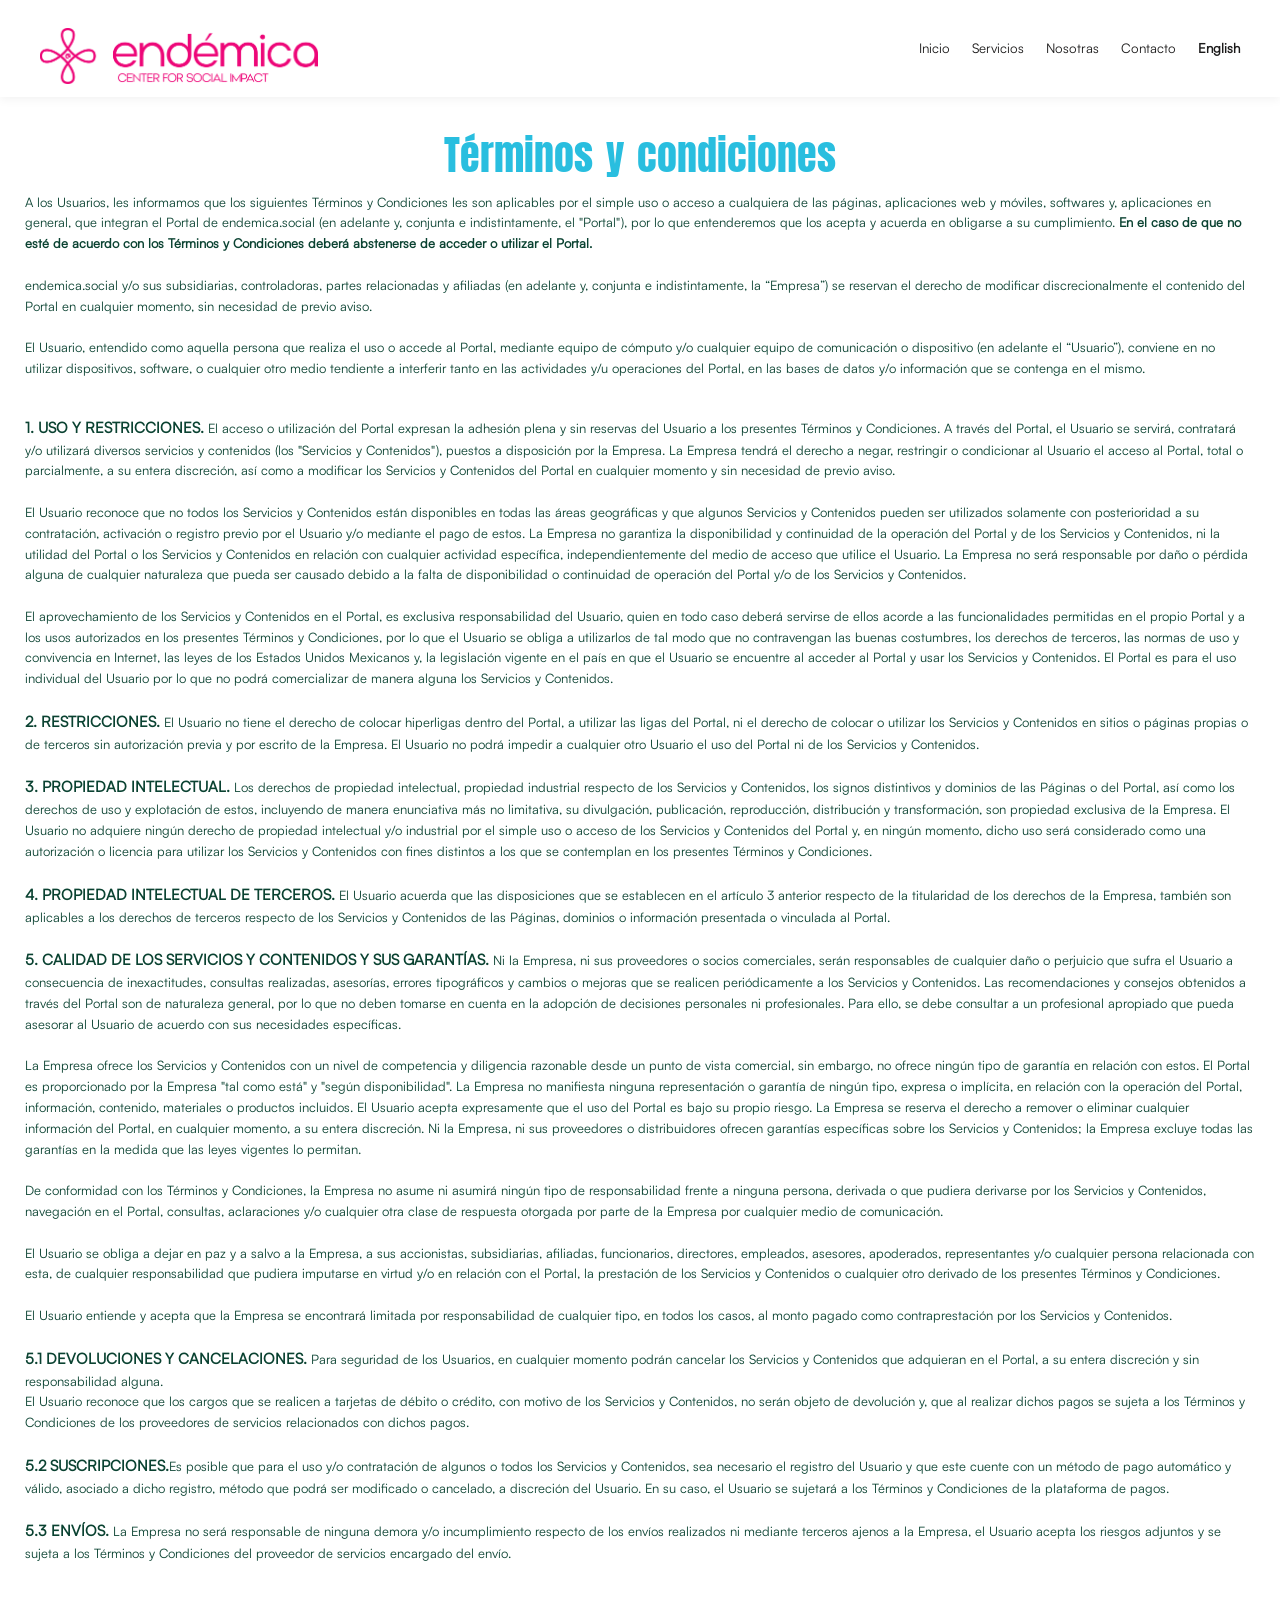
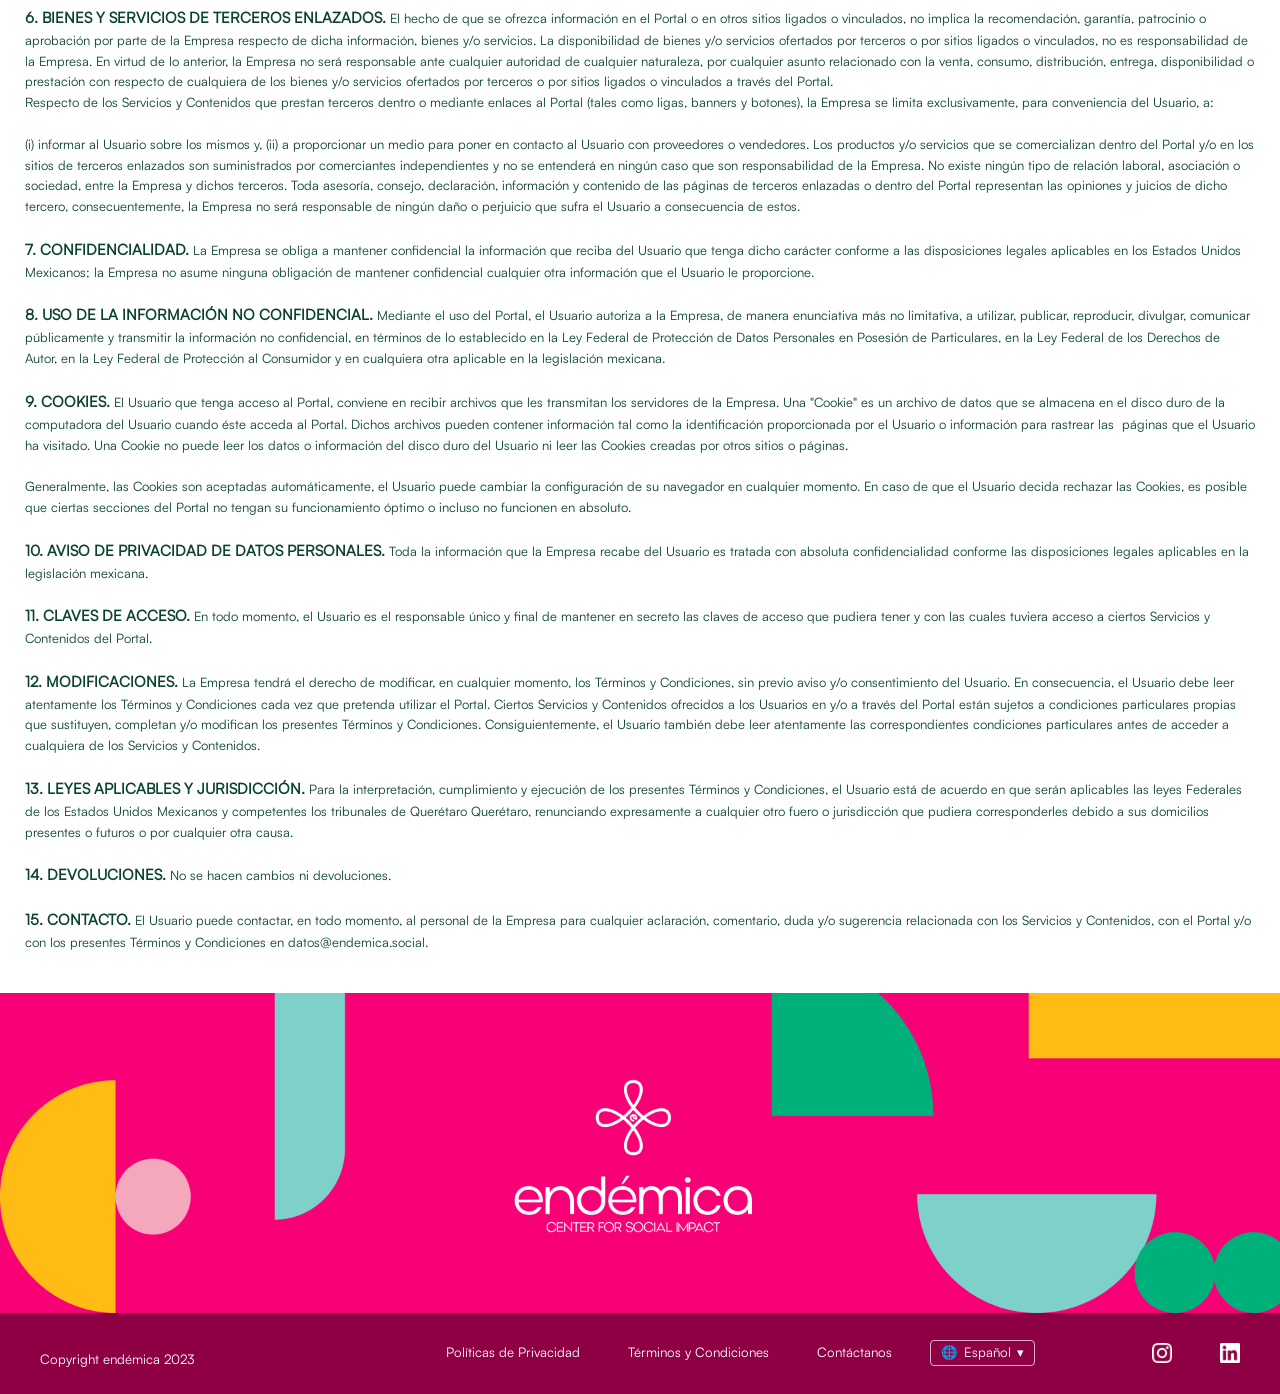
<file: terms.html>
<!DOCTYPE HTML>
<html lang="es-MX">

<head>

	<meta charset="UTF-8">
	<meta http-equiv="x-ua-compatible" content="ie=edge">
	<title>Términos y Condiciones | Endémica</title>
	<meta name="description" content="Endémica Center for Social Impact: social marketing, auditoría de impacto, consultoría y capacitación para organizaciones en Latinoamérica.">
	<meta name="viewport" content="width=device-width, initial-scale=1">
	<!-- Favicon Icon -->
	<link rel="icon" type="image/png" href="assets/images & icons/Nosotros Assets/Icon ¿por qué endémica_.png">
	<link rel="stylesheet" type="text/css" href="assets/css/bootstrap.min.css" />
	<link rel="stylesheet" type="text/css" href="venobox/venobox.css" />
	<link rel="stylesheet" type="text/css" href="assets/css/plugin_theme_css.css" />
	<link rel="stylesheet" type="text/css" href="assets/css/witr-animate.css" />
	<link rel="stylesheet" type="text/css" href="assets/css/style.css" />
	<link rel="stylesheet" type="text/css" href="assets/css/responsive.css" />
	<link rel="stylesheet" type="text/css" href="assets/css/endemica.css"/>
	<!-- modernizr js -->
	<script src="assets/js/vendor/modernizr-2.8.3.min.js"></script>

	<style>
		.sub_heading{
			font-size: 14px;
		}
		p{
			font-size: 13px;
		}
		p, b{
            color:#0a4231;
        }
	</style>
</head>

<body>

	<div class="onath-header-top">
		<div class="container">
		</div>
	</div>

	<div class="onath-main-menu hidden-xs hidden-sm witr_h_h1">
		<div class="onath_nav_area">
			<div class="container">
				<div class="row logo-left">
					<div class="col-lg-3 col-md-3 col-sm-3 col-xs-4">
						<!--<div class="logo">
							<a class="main_sticky_main_l" href="index.html" title="Onath">
								<img src="assets/images & icons/Inicio Assets/Logo de menú.png" alt="Onath">
							</a>
							<a class="main_sticky_l" href="index.html" title="Onath">
								<img src="assets/images/logo2.png" alt="Onath">
							</a>
						</div>-->
						<div class="logo">
							<a class="main_sticky_main_l" href="index.html" title="Onath">
								<img src="img/top_logo.png" alt="Onath">
							</a>
							<a class="main_sticky_l" href="index.html" title="Onath">
								<img src="assets/images/logo2.png" alt="Onath">
							</a>
						</div>
					</div>
					<div class="col-lg-9  col-md-9 col-sm-9 col-xs-8">
						<nav class="onath_menu">
							<ul class="sub-menu">
								<li><a href="index.html">Inicio</a></li>
								<li><a href="servicios.html">Servicios</a></li>
								<li><a href="nosotras.html">Nosotras</a></li>
								<li><a href="contact.html">Contacto</a></li>
							<li class="e-nav-lang"><a href="en/terms.html" hreflang="en" lang="en">English</a></li>
							</ul>
						</nav>
					</div>
				</div>
			</div>
		</div>
	</div>
	<div class="mobile_logo_area hidden-md hidden-lg">
		<div class="container">
			<div class="row">
				<div class="col-sm-12">
					<div class="mobile_menu_logo text-center">
						<a href="index.html" title="onath">
							<img src="img/top_logo.png" alt="onath" />
						</a>
					</div>
				</div>
			</div>
		</div>
	</div>
	<!-- END MOBILE MENU -->

	<!-- MOBILE MENU AREA -->
	<div class="mbm hidden-md hidden-lg header_area main-menu-area">
		<div class="menu_area mobile-menu">
			<nav>
				<ul class="sub-menu">
					<li><a href="index.html">Inicio</a></li>
					<li><a href="servicios.html">Servicios</a></li>
					<li><a href="nosotras.html">Nosotras</a></li>
					<li><a href="contact.html">Contacto</a></li>
					<li class="e-nav-lang"><a href="en/terms.html" hreflang="en" lang="en">English</a></li>
				</ul>
			</nav>
		</div>
	</div>

	<!-- MOBILE MENU -->

	<style type="text/css">
		.onath-blog-area {
			padding: 30px 0 0px !important;
		}

		.sub_heading {
			color: #0a4231;
			font-size: 15px;
			font-weight: bold;
		}
	</style>

	<!-- onath-blog-area -->
	<div class="onath-blog-area">
		<div class="container">
			<div class="row">
				<div class=" col-lg-12">
					<div class="witr_section_title">
						<div class="witr_section_title_inner text-center">
							<h2 class="e-h2" style="color: #29bedf;">Términos y condiciones</h2>				
						</div>
					</div>
				</div class="terms">
					<p>
					A los Usuarios, les informamos que los siguientes Términos y Condiciones les son aplicables por el simple uso o acceso a cualquiera de las páginas, aplicaciones web y móviles, softwares y, aplicaciones en general, que integran el Portal de endemica.social (en adelante y, conjunta e indistintamente, el "Portal"), por lo que entenderemos que los acepta y acuerda en obligarse a su cumplimiento. <b style="color: #0a4231 !important;">En el caso de que no esté de acuerdo con los Términos y Condiciones deberá abstenerse de acceder o utilizar el Portal.</b><br><br>
					endemica.social y/o sus subsidiarias, controladoras, partes relacionadas y afiliadas (en adelante y, conjunta e indistintamente, la “Empresa”) se reservan el derecho de modificar discrecionalmente el contenido del Portal en cualquier momento, sin necesidad de previo aviso.
					<br><br>
					El Usuario, entendido como aquella persona que realiza el uso o accede al Portal, mediante equipo de cómputo y/o cualquier equipo de comunicación o dispositivo (en adelante el “Usuario”), conviene en no utilizar dispositivos, software, o cualquier otro medio tendiente a interferir tanto en las actividades y/u operaciones del Portal, en las bases de datos y/o información que se contenga en el mismo.<br><br>
					</p>
					<p><span class="sub_heading">1. USO Y RESTRICCIONES. </span>El acceso o utilización del Portal expresan la adhesión plena y sin reservas del Usuario a los presentes Términos y Condiciones. A través del Portal, el Usuario se servirá, contratará y/o utilizará diversos servicios y contenidos (los "Servicios y Contenidos"), puestos a disposición por la Empresa. La Empresa tendrá el derecho a negar, restringir o condicionar al Usuario el acceso al Portal, total o parcialmente, a su entera discreción, así como a modificar los Servicios y Contenidos del Portal en cualquier momento y sin necesidad de previo aviso.<br><br>
					El Usuario reconoce que no todos los Servicios y Contenidos están disponibles en todas las áreas geográficas y que algunos Servicios y Contenidos pueden ser utilizados solamente con posterioridad a su contratación, activación o registro previo por el Usuario y/o mediante el pago de estos. La Empresa no garantiza la disponibilidad y continuidad de la operación del Portal y de los Servicios y Contenidos, ni la utilidad del Portal o los Servicios y Contenidos en relación con cualquier actividad específica, independientemente del medio de acceso que utilice el Usuario. La Empresa no será responsable por daño o pérdida alguna de cualquier naturaleza que pueda ser causado debido a la falta de disponibilidad o continuidad de operación del Portal y/o de los Servicios y Contenidos.<br><br>
					El aprovechamiento de los Servicios y Contenidos en el Portal, es exclusiva responsabilidad del Usuario, quien en todo caso deberá servirse de ellos acorde a las funcionalidades permitidas en el propio Portal y a los usos autorizados en los presentes Términos y Condiciones, por lo que el Usuario se obliga a utilizarlos de tal modo que no contravengan las buenas costumbres, los derechos de terceros, las normas de uso y convivencia en Internet, las leyes de los Estados Unidos Mexicanos y, la legislación vigente en el país en que el Usuario se encuentre al acceder al Portal y usar los Servicios y Contenidos. El Portal es para el uso individual del Usuario por lo que no podrá comercializar de manera alguna los Servicios y Contenidos.<br><br>
					<span class="sub_heading">2. RESTRICCIONES. </span> El Usuario no tiene el derecho de colocar hiperligas dentro del Portal, a utilizar las ligas del Portal, ni el derecho de colocar o utilizar los Servicios y Contenidos en sitios o páginas propias o de terceros sin autorización previa y por escrito de la Empresa. El Usuario no podrá impedir a cualquier otro Usuario el uso del Portal ni de los Servicios y Contenidos.<br><br>
					<span class="sub_heading">3. PROPIEDAD INTELECTUAL. </span>Los derechos de propiedad intelectual, propiedad industrial respecto de los Servicios y Contenidos, los signos distintivos y dominios de las Páginas o del Portal, así como los derechos de uso y explotación de estos, incluyendo de manera enunciativa más no limitativa, su divulgación, publicación, reproducción, distribución y transformación, son propiedad exclusiva de la Empresa. El Usuario no adquiere ningún derecho de propiedad intelectual y/o industrial por el simple uso o acceso de los Servicios y Contenidos del Portal y, en ningún momento, dicho uso será considerado como una autorización o licencia para utilizar los Servicios y Contenidos con fines distintos a los que se contemplan en los presentes Términos y Condiciones.<br><br>
					<span class="sub_heading">4. PROPIEDAD INTELECTUAL DE TERCEROS. </span>El Usuario acuerda que las disposiciones que se establecen en el artículo 3 anterior respecto de la titularidad de los derechos de la Empresa, también son aplicables a los derechos de terceros respecto de los Servicios y Contenidos de las Páginas, dominios o información presentada o vinculada al Portal.<br><br>
					<span class="sub_heading">5. CALIDAD DE LOS SERVICIOS Y CONTENIDOS Y SUS GARANTÍAS. </span> Ni la Empresa, ni sus proveedores o socios comerciales, serán responsables de cualquier daño o perjuicio que sufra el Usuario a consecuencia de inexactitudes, consultas realizadas, asesorías, errores tipográficos y cambios o mejoras que se realicen periódicamente a los Servicios y Contenidos. Las recomendaciones y consejos obtenidos a través del Portal son de naturaleza general, por lo que no deben tomarse en cuenta en la adopción de decisiones personales ni profesionales. Para ello, se debe consultar a un profesional apropiado que pueda asesorar al Usuario de acuerdo con sus necesidades específicas.<br><br>

					La Empresa ofrece los Servicios y Contenidos con un nivel de competencia y diligencia razonable desde un punto de vista comercial, sin embargo, no ofrece ningún tipo de garantía en relación con estos. El Portal es proporcionado por la Empresa "tal como está" y "según disponibilidad". La Empresa no manifiesta ninguna representación o garantía de ningún tipo, expresa o implícita, en relación con la operación del Portal, información, contenido, materiales o productos incluidos. El Usuario acepta expresamente que el uso del Portal es bajo su propio riesgo. La Empresa se reserva el derecho a remover o eliminar cualquier información del Portal, en cualquier momento, a su entera discreción. Ni la Empresa, ni sus proveedores o distribuidores ofrecen garantías específicas sobre los Servicios y Contenidos; la Empresa excluye todas las garantías en la medida que las leyes vigentes lo permitan.

					<br><br>

					
					De conformidad con los Términos y Condiciones, la Empresa no asume ni asumirá ningún tipo de responsabilidad frente a ninguna persona, derivada o que pudiera derivarse por los Servicios y Contenidos, navegación en el Portal, consultas, aclaraciones y/o cualquier otra clase de respuesta otorgada por parte de la Empresa por cualquier medio de comunicación.
					<br><br>
					El Usuario se obliga a dejar en paz y a salvo a la Empresa, a sus accionistas, subsidiarias, afiliadas, funcionarios, directores, empleados, asesores, apoderados, representantes y/o cualquier persona relacionada con esta, de cualquier responsabilidad que pudiera imputarse en virtud y/o en relación con el Portal, la prestación de los Servicios y Contenidos o cualquier otro derivado de los presentes Términos y Condiciones.

					<br><br>

					El Usuario entiende y acepta que la Empresa se encontrará limitada por responsabilidad de cualquier tipo, en todos los casos, al monto pagado como contraprestación por los Servicios y Contenidos.

					<br><br>
					<span class="sub_heading">5.1  DEVOLUCIONES Y CANCELACIONES. </span>Para seguridad de los Usuarios, en cualquier momento podrán cancelar los Servicios y Contenidos que adquieran en el Portal, a su entera discreción y sin responsabilidad alguna.
					<br>
					
					El Usuario reconoce que los cargos que se realicen a tarjetas de débito o crédito, con motivo de los Servicios y Contenidos, no serán objeto de devolución y, que al realizar dichos pagos se sujeta a los Términos y Condiciones de los proveedores de servicios relacionados con dichos pagos.
					<br><br>
					<span class="sub_heading">5.2  SUSCRIPCIONES.</span>Es posible que para el uso y/o contratación de algunos o todos los Servicios y Contenidos, sea necesario el registro del Usuario y que este cuente con un método de pago automático y válido, asociado a dicho registro, método que podrá ser modificado o cancelado, a discreción del Usuario. En su caso, el Usuario se sujetará a los Términos y Condiciones de la plataforma de pagos.

					<br><br>
					<span class="sub_heading">5.3  ENVÍOS. </span> La Empresa no será responsable de ninguna demora y/o incumplimiento respecto de los envíos realizados ni mediante terceros ajenos a la Empresa, el Usuario acepta los riesgos adjuntos y se sujeta a los Términos y Condiciones del proveedor de servicios encargado del envío.
					<br><br><br>
					<span class="sub_heading">6. BIENES Y SERVICIOS DE TERCEROS ENLAZADOS. </span> El hecho de que se ofrezca información en el Portal o en otros sitios ligados o vinculados, no implica la recomendación, garantía, patrocinio o aprobación por parte de la Empresa respecto de dicha información, bienes y/o servicios. La disponibilidad de bienes y/o servicios ofertados por terceros o por sitios ligados o vinculados, no es responsabilidad de la Empresa. En virtud de lo anterior, la Empresa no será responsable ante cualquier autoridad de cualquier naturaleza, por cualquier asunto relacionado con la venta, consumo, distribución, entrega, disponibilidad o prestación con respecto de cualquiera de los bienes y/o servicios ofertados por terceros o por sitios ligados o vinculados a través del Portal.<br>
					Respecto de los Servicios y Contenidos que prestan terceros dentro o mediante enlaces al Portal (tales como ligas, banners y botones), la Empresa se limita exclusivamente, para conveniencia del Usuario, a:
					
					<br><br>
					(i) informar al Usuario sobre los mismos y, (ii) a proporcionar un medio para poner en contacto al Usuario con proveedores o vendedores. Los productos y/o servicios que se comercializan dentro del Portal y/o en los sitios de terceros enlazados son suministrados por comerciantes independientes y no se entenderá en ningún caso que son responsabilidad de la Empresa. No existe ningún tipo de relación laboral, asociación o sociedad, entre la Empresa y dichos terceros. Toda asesoría, consejo, declaración, información y contenido de las páginas de terceros enlazadas o dentro del Portal representan las opiniones y juicios de dicho tercero, consecuentemente, la Empresa no será responsable de ningún daño o perjuicio que sufra el Usuario a consecuencia de estos.

					<br><br>
					<span class="sub_heading">7. CONFIDENCIALIDAD.</span> La Empresa se obliga a mantener confidencial la información que reciba del Usuario que tenga dicho carácter conforme a las disposiciones legales aplicables en los Estados Unidos Mexicanos; la Empresa no asume ninguna obligación de mantener confidencial cualquier otra información que el Usuario le proporcione.

					<br><br>
					<span class="sub_heading">8. USO DE LA INFORMACIÓN NO CONFIDENCIAL. </span> Mediante el uso del Portal, el Usuario autoriza a la Empresa, de manera enunciativa más no limitativa, a utilizar, publicar, reproducir, divulgar, comunicar públicamente y transmitir la información no confidencial, en términos de lo establecido en la Ley Federal de Protección de Datos Personales en Posesión de Particulares, en la Ley Federal de los Derechos de Autor, en la Ley Federal de Protección al Consumidor y en cualquiera otra aplicable en la legislación mexicana.<br><br>
					<span class="sub_heading">9. COOKIES. </span> El Usuario que tenga acceso al Portal, conviene en recibir archivos que les transmitan los servidores de la Empresa. Una "Cookie" es un archivo de datos que se almacena en el disco duro de la computadora del Usuario cuando éste acceda al Portal. Dichos archivos pueden contener información tal como la identificación proporcionada por el Usuario o información para rastrear las 
					páginas que el Usuario ha visitado. Una Cookie no puede leer los datos o información del disco duro del Usuario ni leer las Cookies creadas por otros sitios o páginas.<br><br>
					Generalmente, las Cookies son aceptadas automáticamente, el Usuario puede cambiar la configuración de su navegador en cualquier momento. En caso de que el Usuario decida rechazar las Cookies, es posible que ciertas secciones del Portal no tengan su funcionamiento óptimo o incluso no funcionen en absoluto.
					<br><br>
					
					<span class="sub_heading">10. AVISO DE PRIVACIDAD DE DATOS PERSONALES. </span> Toda la información que la Empresa recabe del Usuario es tratada con absoluta confidencialidad conforme las disposiciones legales aplicables en la legislación mexicana.
					<br><br>
					<span class="sub_heading">11. CLAVES DE ACCESO. </span> En todo momento, el Usuario es el responsable único y final de mantener en secreto las claves de acceso que pudiera tener y con las cuales tuviera acceso a ciertos Servicios y Contenidos del Portal.

					<br><br>
					<span class="sub_heading">12. MODIFICACIONES. </span>   La Empresa tendrá el derecho de modificar, en cualquier momento, los Términos y Condiciones, sin previo aviso y/o consentimiento del Usuario. En consecuencia, el Usuario debe leer atentamente los Términos y Condiciones cada vez que pretenda utilizar el Portal. Ciertos Servicios y Contenidos ofrecidos a los Usuarios en y/o a través del Portal están sujetos a condiciones particulares propias que sustituyen, completan y/o modifican los presentes Términos y Condiciones. Consiguientemente, el Usuario también debe leer atentamente las correspondientes condiciones particulares antes de acceder a cualquiera de los Servicios y Contenidos.

					<br><br>
					<span class="sub_heading">13. LEYES APLICABLES Y JURISDICCIÓN. </span>Para la interpretación, cumplimiento y ejecución de los presentes Términos y Condiciones, el Usuario está de acuerdo en que serán aplicables las leyes Federales de los Estados Unidos Mexicanos y competentes los tribunales de Querétaro Querétaro, renunciando expresamente a cualquier otro fuero o jurisdicción que pudiera corresponderles debido a sus domicilios presentes o futuros o por cualquier otra causa.
					<br><br>
					<span class="sub_heading">14. DEVOLUCIONES.</span> No se hacen cambios ni devoluciones.
					<br><br>
					<span class="sub_heading">15. CONTACTO.  </span> El Usuario puede contactar, en todo momento, al personal de la Empresa para cualquier aclaración, comentario, duda y/o sugerencia relacionada con los Servicios y Contenidos, con el Portal y/o con los presentes Términos y Condiciones en datos@endemica.social.


























				</p>

				<div>

				</div>

			</div>

		</div>
	</div>

	<!-- witrfm_area -->
	<div class="witrfm_area">
		<img src="assets/images & icons/Inicio Assets/Foto footer.png" alt="">
		<!-- FOOTER BOTTOM AREA -->
		<!--<div class="footer-bottom">
			<div class="container">
				<div class="row">
					<div class="col-lg-4 col-md-6  col-sm-12">
						<div class="copy-right-text">
							<p>Copyright © onath all rights reserved.</p>
						</div>
					</div>
					<div class="col-lg-6	 col-md-6  col-sm-12">
						<div class="footer-menu">
							<ul class="text-right">
								<li><a href="privacy.html">Políticas de Privacidad</a></li>
								<li><a href="terms.html">Términos y Condiciones</a></li>
								<li><a href="contact.html">Contáctanos</a></li>
							</ul>
						</div>
					</div>
					<div class="col-lg-2 col-md-6  col-sm-12">
						<div class="footer-menu">
							<ul class="text-right">
								<a href="#">
									<img src="assets/images & icons/Inicio Assets/Instagram icon footer.png" alt="" style="height:30px;">
								</a> &nbsp;&nbsp;&nbsp;
								<a href=""><img src="assets/images & icons/Inicio Assets/LinkedIn icon footer.png"
										alt="" style="height:30px;"></a>
							</ul>
						</div>
					</div>
				</div>
			</div>
		</div>-->
		<div class="footer-bottom">
			<div class="container">
				<div class="row">
					<div class="col-lg-3 col-md-5  col-sm-12">
						<div class="copy-right-text">
							<p style="font-size: 13px;">Copyright endémica 2023</p>
						</div>
					</div>
					<div class="col-lg-7 col-md-6  col-sm-12">				
						<div class="footer-menu">
							<ul  class="text-right">
								<li><a href="privacy.html" style="font-size: 13px;">Políticas de Privacidad</a></li>
								<li><a href="terms.html" style="font-size: 13px;">Términos y Condiciones</a></li>
								<li><a href="contact.html" style="font-size: 13px;">Contáctanos</a></li>
							<li class="e-lang-li"><div class="e-lang" data-e-lang><button type="button" class="e-lang__btn" aria-haspopup="true" aria-expanded="false"><span aria-hidden="true">🌐</span> Español <span aria-hidden="true">▾</span></button><ul class="e-lang__menu"><li><a href="en/terms.html" hreflang="en" lang="en">English</a></li></ul></div></li>
							</ul> 				
						</div>
					</div>
					<div class="col-lg-2 col-md-6  col-sm-12">				
						<div class="footer-menu">
							<ul  class="text-right social">
								<a href="https://www.instagram.com/endemica_social?igsh=ZjQyb2xzaGgwajBq" target="_blank">
									<img src="assets/images & icons/Inicio Assets/Instagram icon footer.png" alt="" style="height:20px;">
								</a> &nbsp;&nbsp;&nbsp;
								<a href="https://www.linkedin.com/company/endémica-social/" target="_blank"><img src="assets/images & icons/Inicio Assets/LinkedIn icon footer.png" alt="" style="height:20px;"></a>
							</ul> 				
						</div>
					</div>
				</div>
			</div>
		</div>
	</div>

	<!-- Include All JS -->
	<script src="assets/js/vendor/jquery-3.5.1.min.js"></script>
	<script src="assets/js/bootstrap.min.js"></script>
	<script src="assets/js/isotope.pkgd.min.js"></script>
	<script src="assets/js/owl.carousel.min.js"></script>
	<script src="assets/js/jquery.nivo.slider.pack.js"></script>
	<script src="assets/js/slick.min.js"></script>
	<script src="assets/js/imagesloaded.pkgd.min.js"></script>
	<script src="venobox/venobox.min.js"></script>
	<script src="assets/js/jquery.appear.js"></script>
	<script src="assets/js/jquery.knob.js"></script>
	<script src="assets/js/BeerSlider.js"></script>
	<script src="assets/js/theme-pluginjs.js"></script>
	<script src="assets/js/jquery.meanmenu.js"></script>
	<script src="assets/js/ajax-mail.js"></script>
	<script src="assets/js/theme.js"></script>


	<style>
		#scrollUp {
			display: none !important;
		}
	</style>
<script id="e-lang-js">(function(){var w=document.querySelector("[data-e-lang]");if(!w)return;var b=w.querySelector("button");b.addEventListener("click",function(e){e.stopPropagation();var o=w.classList.toggle("is-open");b.setAttribute("aria-expanded",o)});document.addEventListener("click",function(){w.classList.remove("is-open");b.setAttribute("aria-expanded","false")});})();</script>
	</body>

</html>
</file>
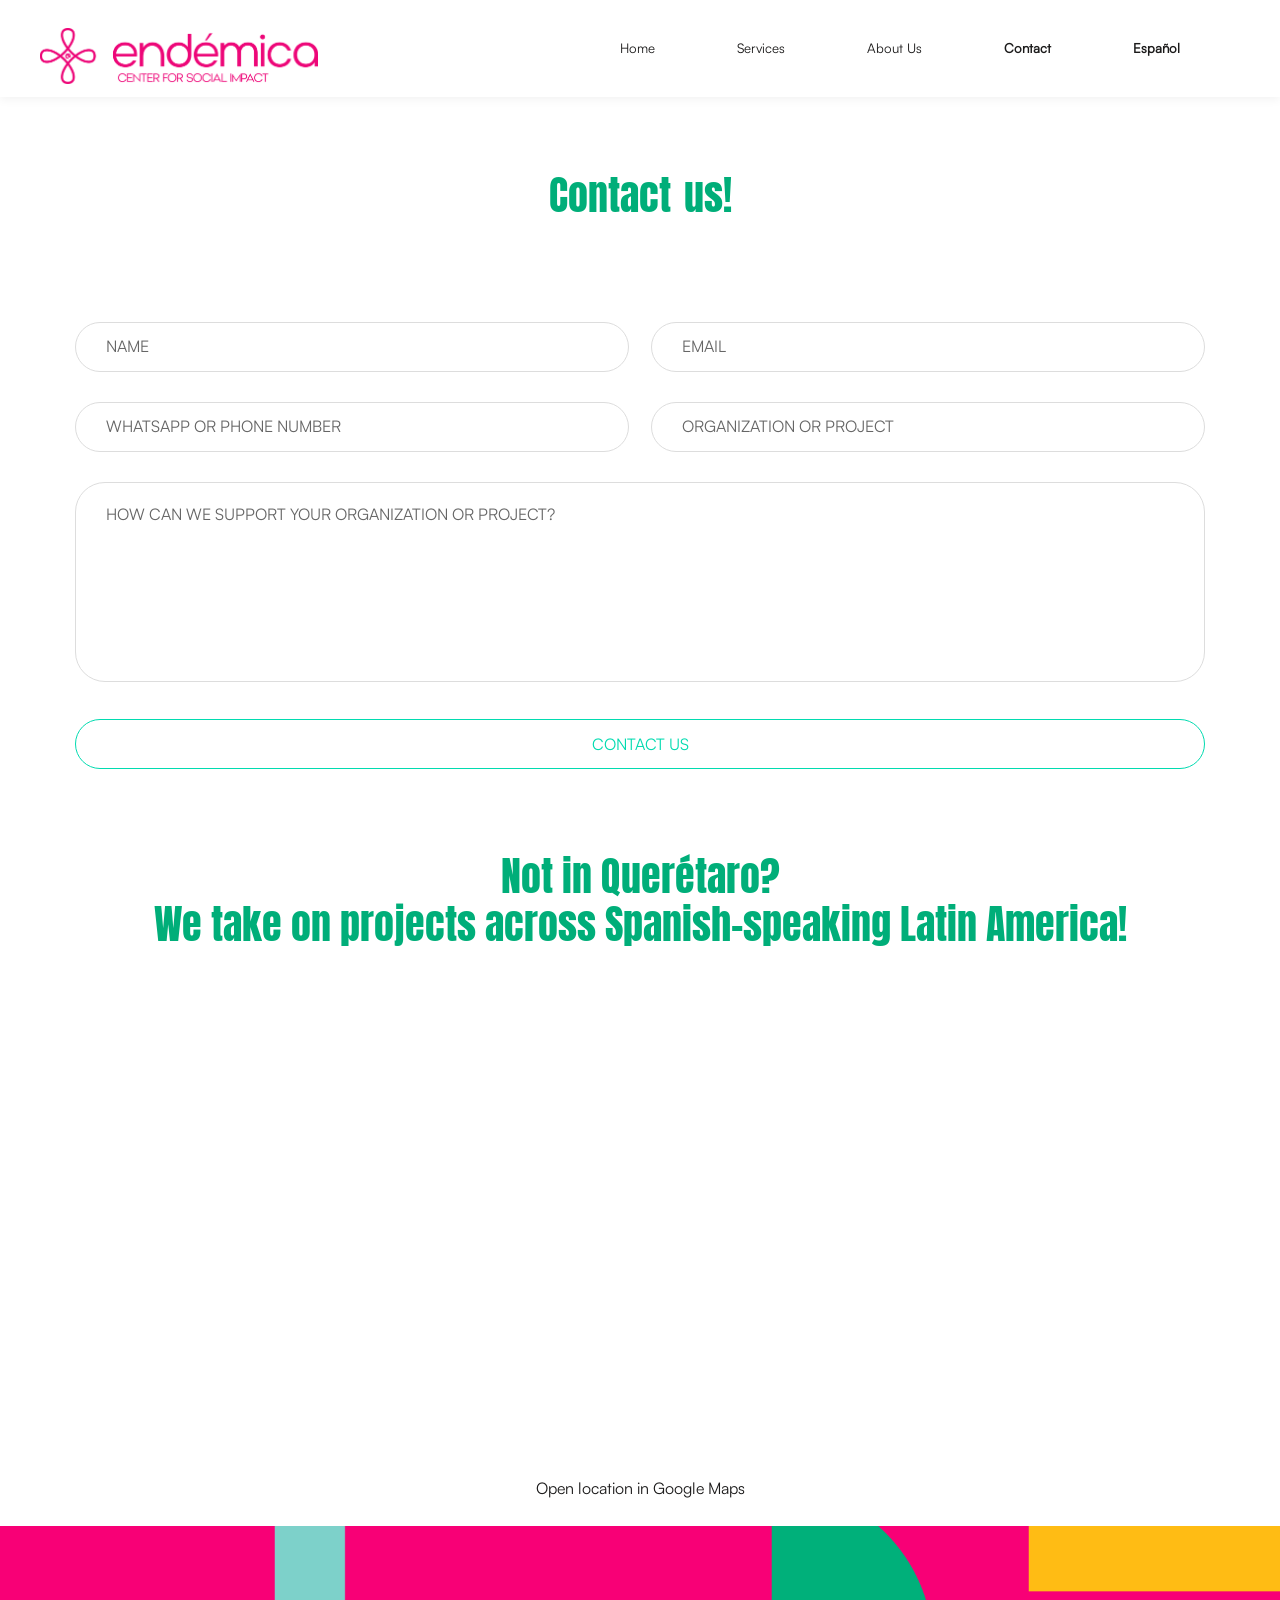
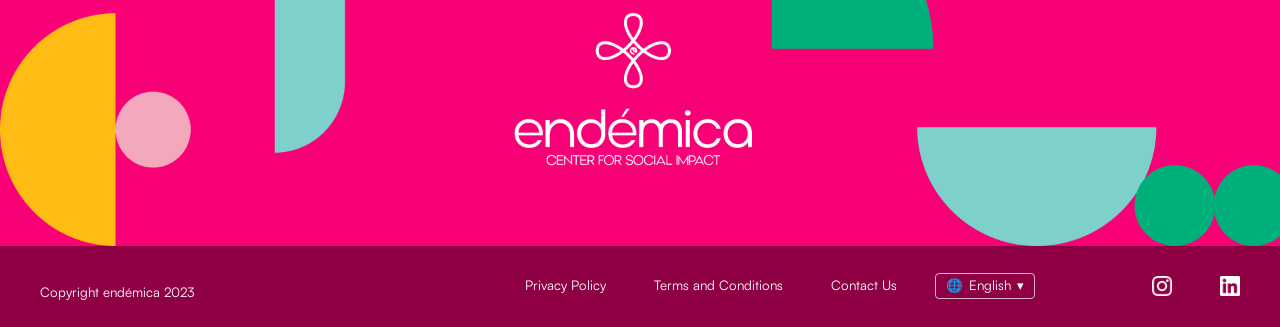
<file: en/contact.html>
<!DOCTYPE HTML>
<html lang="en">

<head>

	<meta charset="UTF-8">
	<meta http-equiv="x-ua-compatible" content="ie=edge">
	<title>Contact | Endémica</title>
	<meta name="description" content="Endémica Center for Social Impact: social marketing, impact audits, consulting and training for organizations in Latin America.">
	<meta name="viewport" content="width=device-width, initial-scale=1">
	<!-- Favicon Icon -->
	<link rel="icon" type="image/png" href="../assets/images & icons/Nosotros Assets/Icon ¿por qué endémica_.png">
	<link rel="stylesheet" type="text/css" href="../assets/css/bootstrap.min.css" />
	<link rel="stylesheet" type="text/css" href="../venobox/venobox.css" />
	<link rel="stylesheet" type="text/css" href="../assets/css/plugin_theme_css.css" />
	<link rel="stylesheet" type="text/css" href="../assets/css/witr-animate.css" />
	<link rel="stylesheet" type="text/css" href="../assets/css/style.css" />
	<link rel="stylesheet" type="text/css" href="../assets/css/responsive.css" />
		<link rel="stylesheet" type="text/css" href="../assets/css/endemica.css"/>
	<!-- modernizr js -->
	<script src="../assets/js/vendor/modernizr-2.8.3.min.js"></script>
	<style type="text/css">
		.social_mark {
			height: 400px;
			background: #f8f8f8;
			position: relative;
			/* Add position relative to create a positioning context */
		}

		.card_seaction {
			width: 70%;
			position: relative;
			background: #ffffff;
			display: flex;
			margin: auto;
			border-radius: 10px;
			margin-top: -150px;
			box-shadow: 0px 0px 17px -1px rgba(0, 0, 0, 0.05);
		}

		.card_container {
			padding: 20px;
		}

		.witr_about_area {
			padding: 20px 0px 20px !important;
		}

		.witr_text_widget.witr_about_widget p,
		li {
			padding-right: 60px !important;
			font-size: 16px;
		}

		.btn7 {
			width: 50% !important;
			margin: inherit !important;
		}

		.text-cente h2,
		h3 {
			text-transform: uppercase;
		}

		.list {
			list-style: disc !important;
		}

		.witr_righti.single_image img {
			margin-left: 0px !important;
			height: 450px;
		}

		.last_img img {
			height: 900px !important;
		}

		.img3 img {
			height: 600px !important;
		}

		.witr_con_btn2 .w_btn2 {
			display: flex;
			margin: auto;
			justify-content: center;
			align-items: center;
		}

		.btn {
			width: 20% !important;
		}

		@media (max-width: 767px) {
			li {
				padding-right: 0 !important;
			}

			.footer-menu ul {
				margin: 10px 0 0;
				text-align: center !important;
				display: flex;
				flex-direction: column;
				justify-content: center;
			}

			.social {
				display: flex;
				flex-direction: row !important;
			}
		}
	</style>


</head>

<body>

	<div class="onath-header-top">
		<div class="container">
		</div>
	</div>

	<div class="onath-main-menu hidden-xs hidden-sm witr_h_h1">
		<div class="onath_nav_area">
			<div class="container">
				<div class="row logo-left">
					<div class="col-lg-3 col-md-3 col-sm-3 col-xs-4">
						<div class="logo">
							<a class="main_sticky_main_l" href="index.html" title="Onath">
								<img src="../img/top_logo.png" alt="Onath">
							</a>
							<a class="main_sticky_l" href="index.html" title="Onath">
								<img src="../assets/images/logo2.png" alt="Onath">
							</a>
						</div>
					</div>
					<div class="col-lg-9  col-md-9 col-sm-9 col-xs-8">
						<nav class="onath_menu">
							<ul class="sub-menu">
								<li>
									<a href="index.html">Home</a>
								</li>
								<li><a href="servicios.html">Services</a></li>
								<li><a href="nosotras.html">About Us</a></li>
								<li><a id="bolder" href="contact.html">Contact</a></li>
							<li class="e-nav-lang"><a href="../contact.html" hreflang="es" lang="es">Español</a></li>
							</ul>
						</nav>
					</div>
				</div>
			</div>
		</div>
	</div>

	<!-- MOBILE MENU -->
	<div class="mobile_logo_area hidden-md hidden-lg">
		<div class="container">
			<div class="row">
				<div class="col-sm-12">
					<div class="mobile_menu_logo text-center">
						<a href="index.html" title="onath">
							<img src="../img/top_logo.png" alt="onath" />
						</a>
					</div>
				</div>
			</div>
		</div>
	</div>
	<!-- END MOBILE MENU -->

	<!-- MOBILE MENU AREA -->
	<div class="mbm hidden-md hidden-lg header_area main-menu-area">
		<div class="menu_area mobile-menu">
			<nav>
				<ul class="sub-menu">
					<li>
						<a href="index.html">Home</a>
					</li>
					<li><a href="servicios.html">Services</a></li>
					<li><a href="nosotras.html">About Us</a></li>
					<li><a id="bolder" href="contact.html">Contact</a></li>
							<li class="e-nav-lang"><a href="../contact.html" hreflang="es" lang="es">Español</a></li>
				</ul>
			</nav>
		</div>
	</div>
	<!-- END MOBILE MENU AREA  -->

	<style>
		p {
			color: #141313;
		}

		@media (min-width: 1301px) and (max-width: 1440px) {
			.witr_righti.single_image img {
				width: 92% !important;
				margin-left: -61px;
			}
		}
	</style>

	<style type="text/css">
		.onath-blog-area {
			padding: 70px 0 15px !important;
		}
	</style>

	<!-- onath-blog-area -->
	<div class="onath-blog-area">
		<div class="container">
			<div class="row">
				<div class=" col-lg-12">
					<div class="witr_section_title">
						<div class="witr_section_title_inner text-center">
							<h2 class="e-h2" style="color: #00ae79;">Contact us!</h2>
						</div>
					</div>
				</div>

			</div>

		</div>
	</div>
	<div class="onath-touch-area">
		<div class="container">
			<div class="row">
				<div class="col-lg-12">
					<div class="apartment_area">
						<div class="witr_apartment_form">
							<form action="/mail.php" method="post" id="contact-form" novalidate data-sending="SENDING..." data-success="Thank you! Your message has been sent. We will get back to you soon." data-invalid="Please check your name and email and try again." data-error="We couldn&#x27;t send your message. Please try again or write to us at administrativo@endemicasocial.com.">
							<!-- Campo trampa anti-spam: no lo quites -->
							<div aria-hidden="true" style="position:absolute;left:-9999px;top:auto;width:1px;height:1px;overflow:hidden;"><label>Do not fill in<input type="text" name="hp" tabindex="-1" autocomplete="off"></label></div>

								<div class="witr_form_controls2">
									<div class="witr_field2">
										<div class="witr_form_field2">
											<span><input type="text" name="name" placeholder="NAME" autocomplete="name" required></span>
										</div>
										<div class="witr_form_field2">
											<span><input type="email" name="email" placeholder="EMAIL" autocomplete="email" required></span>
										</div>
									</div>
									<div class="witr_field2">
										<div class="witr_form_field2">
											<span><input type="text" name="whatsapp" placeholder="WHATSAPP OR PHONE NUMBER" inputmode="tel" autocomplete="tel"></span>
										</div>
										<div class="witr_form_field2">
											<span><input type="text" name="organization"
													placeholder="ORGANIZATION OR PROJECT" autocomplete="organization"></span>
										</div>
									</div>
									<div class="witr_field2">
										<div class="witr_text_area2">
											<span>
												<textarea name="message"
													placeholder="HOW CAN WE SUPPORT YOUR ORGANIZATION OR PROJECT?"></textarea>
											</span>
										</div>
									</div>
									<div class="witr_field2">
										<div class=" witr_con_btn2">
											<button class="w_btn2" type="submit" name="ok">CONTACT US</button>
										</div>
									</div>
								</div>
								<div class="row">
									<div class="col-lg-12">
										<p class="form-messege"></p>
									</div>
								</div>
							</form>
						</div>
					</div>
				</div>
			</div>
		</div>
	</div>


	<div class="map">
	<div class="container"><p class="e-queretaro">Not in Querétaro?<br> We take on projects across Spanish-speaking Latin America!</p></div>

		<iframe
			src="https://www.google.com/maps?q=Prol.+Tecnol%C3%B3gico+800,+Los+Girasoles,+76159+Santiago+de+Quer%C3%A9taro,+Qro.&amp;output=embed&amp;hl=en"
			title="Google map: Prol. Tecnológico 800, Los Girasoles, Querétaro"
			width="100%" height="450" frameborder="0" allowfullscreen="" loading="eager"
			referrerpolicy="no-referrer-when-downgrade"></iframe>
		<p class="map-fallback"><a href="https://www.google.com/maps/search/?api=1&amp;query=Prol.%20Tecnol%C3%B3gico%20800%2C%20Los%20Girasoles%2C%2076159%20Santiago%20de%20Quer%C3%A9taro%2C%20Qro." target="_blank" rel="noopener noreferrer">Open location in Google Maps</a></p>
	</div>

	<!-- witrfm_area -->
	<div class="witrfm_area">
		<img src="../assets/images & icons/Inicio Assets/Foto footer.png" alt="">
		<!-- FOOTER BOTTOM AREA -->
		<div class="footer-bottom">
			<div class="container">
				<div class="row">
					<div class="col-lg-3 col-md-5  col-sm-12">
						<div class="copy-right-text">
							<p style="font-size: 13px;">Copyright endémica 2023</p>
						</div>
					</div>
					<div class="col-lg-7 col-md-6  col-sm-12">
						<div class="footer-menu">
							<ul class="text-right ">
								<li><a href="privacy.html" style="font-size: 13px;">Privacy Policy</a></li>
								<li><a href="terms.html" style="font-size: 13px;">Terms and Conditions</a></li>
								<li><a href="contact.html" style="font-size: 13px;">Contact Us</a></li>
							<li class="e-lang-li"><div class="e-lang" data-e-lang><button type="button" class="e-lang__btn" aria-haspopup="true" aria-expanded="false"><span aria-hidden="true">🌐</span> English <span aria-hidden="true">▾</span></button><ul class="e-lang__menu"><li><a href="../contact.html" hreflang="es" lang="es">Español</a></li></ul></div></li>
							</ul>
						</div>
					</div>
					<div class="col-lg-2 col-md-6  col-sm-12">
						<div class="footer-menu">
							<ul class="text-right social">
								<a href="https://www.instagram.com/endemica_social?igsh=ZjQyb2xzaGgwajBq"
									target="_blank">
									<img src="../assets/images & icons/Inicio Assets/Instagram icon footer.png" alt=""
										style="height:20px;">
								</a> &nbsp;&nbsp;&nbsp;
								<a href="https://www.linkedin.com/company/endémica-social/" target="_blank"><img
										src="../assets/images & icons/Inicio Assets/LinkedIn icon footer.png" alt=""
										style="height:20px;"></a>
							</ul>
						</div>
					</div>
				</div>
			</div>
		</div>
	</div>


	<!-- Include All JS -->
	<script src="../assets/js/vendor/jquery-3.5.1.min.js"></script>
	<script src="../assets/js/bootstrap.min.js"></script>
	<script src="../assets/js/isotope.pkgd.min.js"></script>
	<script src="../assets/js/owl.carousel.min.js"></script>
	<script src="../assets/js/jquery.nivo.slider.pack.js"></script>
	<script src="../assets/js/slick.min.js"></script>
	<script src="../assets/js/imagesloaded.pkgd.min.js"></script>
	<script src="../venobox/venobox.min.js"></script>
	<script src="../assets/js/jquery.appear.js"></script>
	<script src="../assets/js/jquery.knob.js"></script>
	<script src="../assets/js/BeerSlider.js"></script>
	<script src="../assets/js/theme-pluginjs.js"></script>
	<script src="../assets/js/jquery.meanmenu.js"></script>
	<script src="../assets/js/ajax-mail.js"></script>
	<script src="../assets/js/theme.js"></script>


	<style>
		#scrollUp {
			display: none !important;
		}
	</style>
<script id="e-lang-js">(function(){var w=document.querySelector("[data-e-lang]");if(!w)return;var b=w.querySelector("button");b.addEventListener("click",function(e){e.stopPropagation();var o=w.classList.toggle("is-open");b.setAttribute("aria-expanded",o)});document.addEventListener("click",function(){w.classList.remove("is-open");b.setAttribute("aria-expanded","false")});})();</script>
	</body>

</html>
</file>
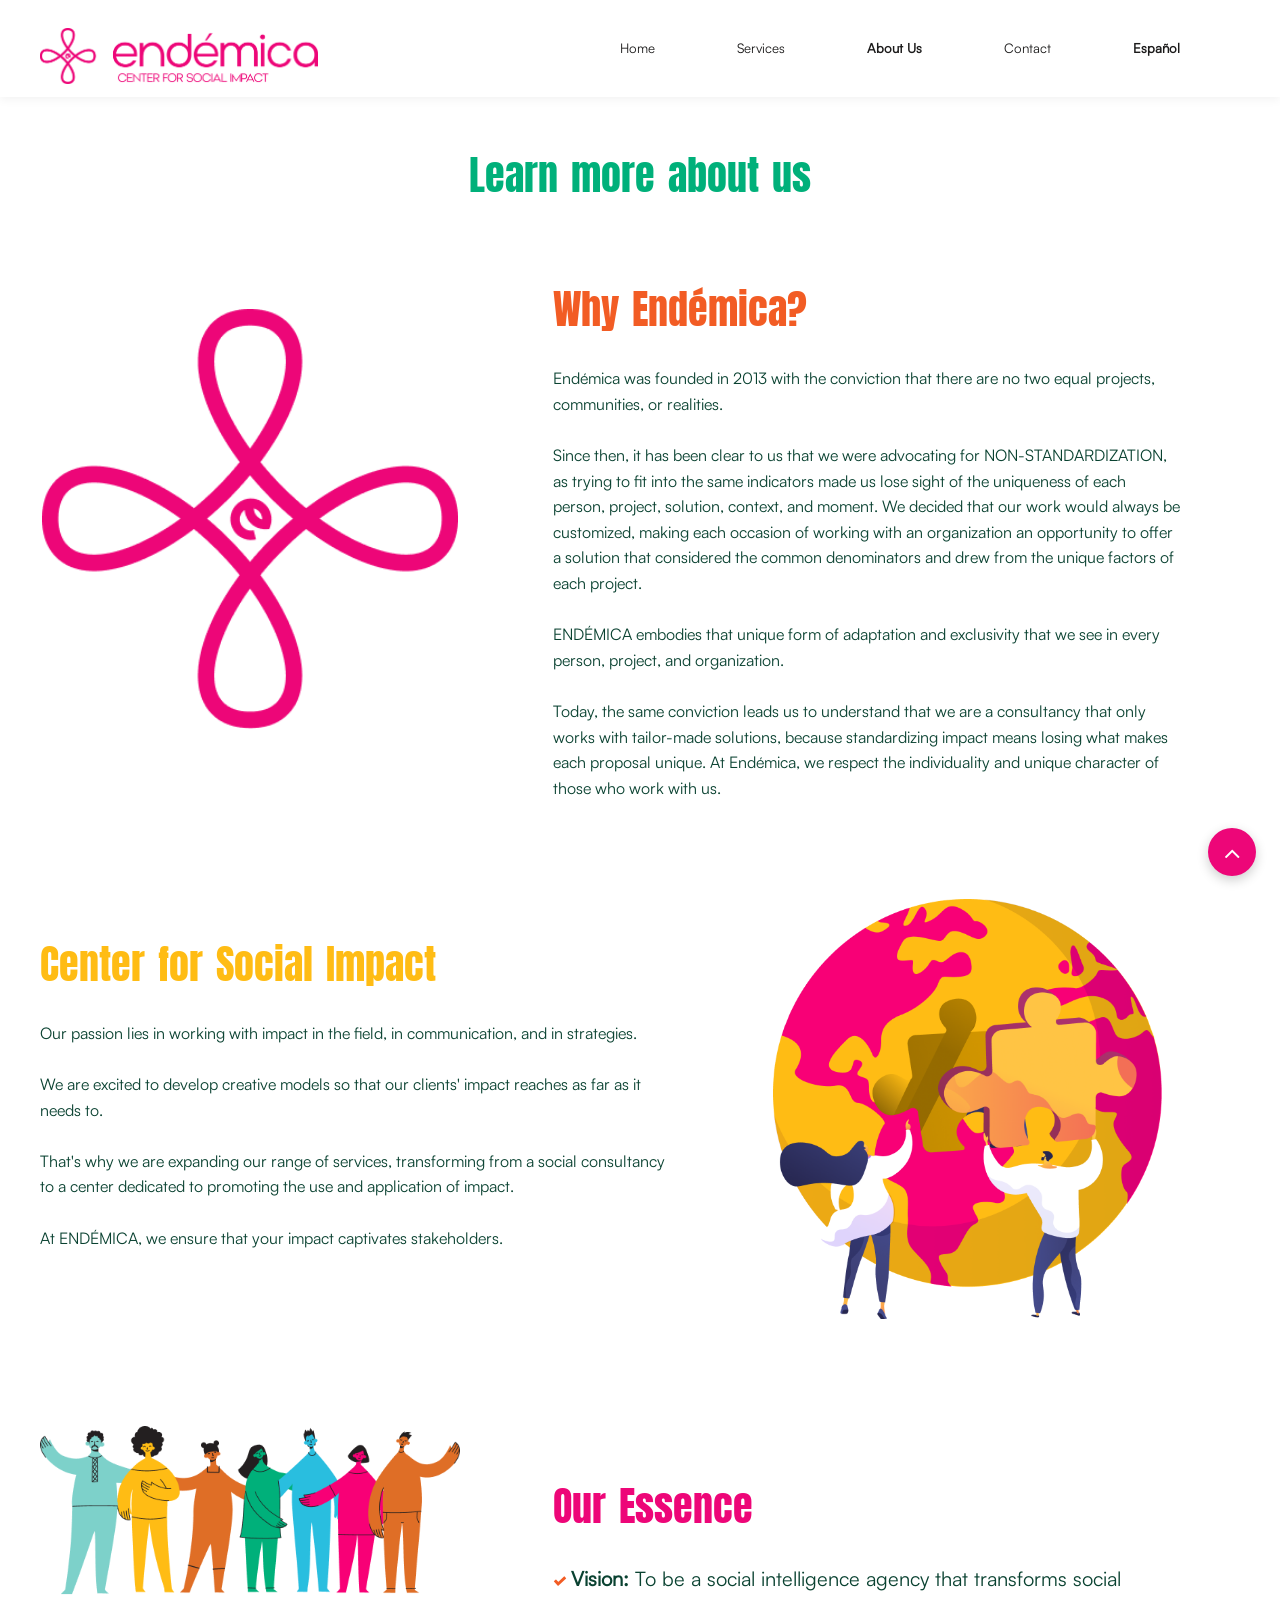
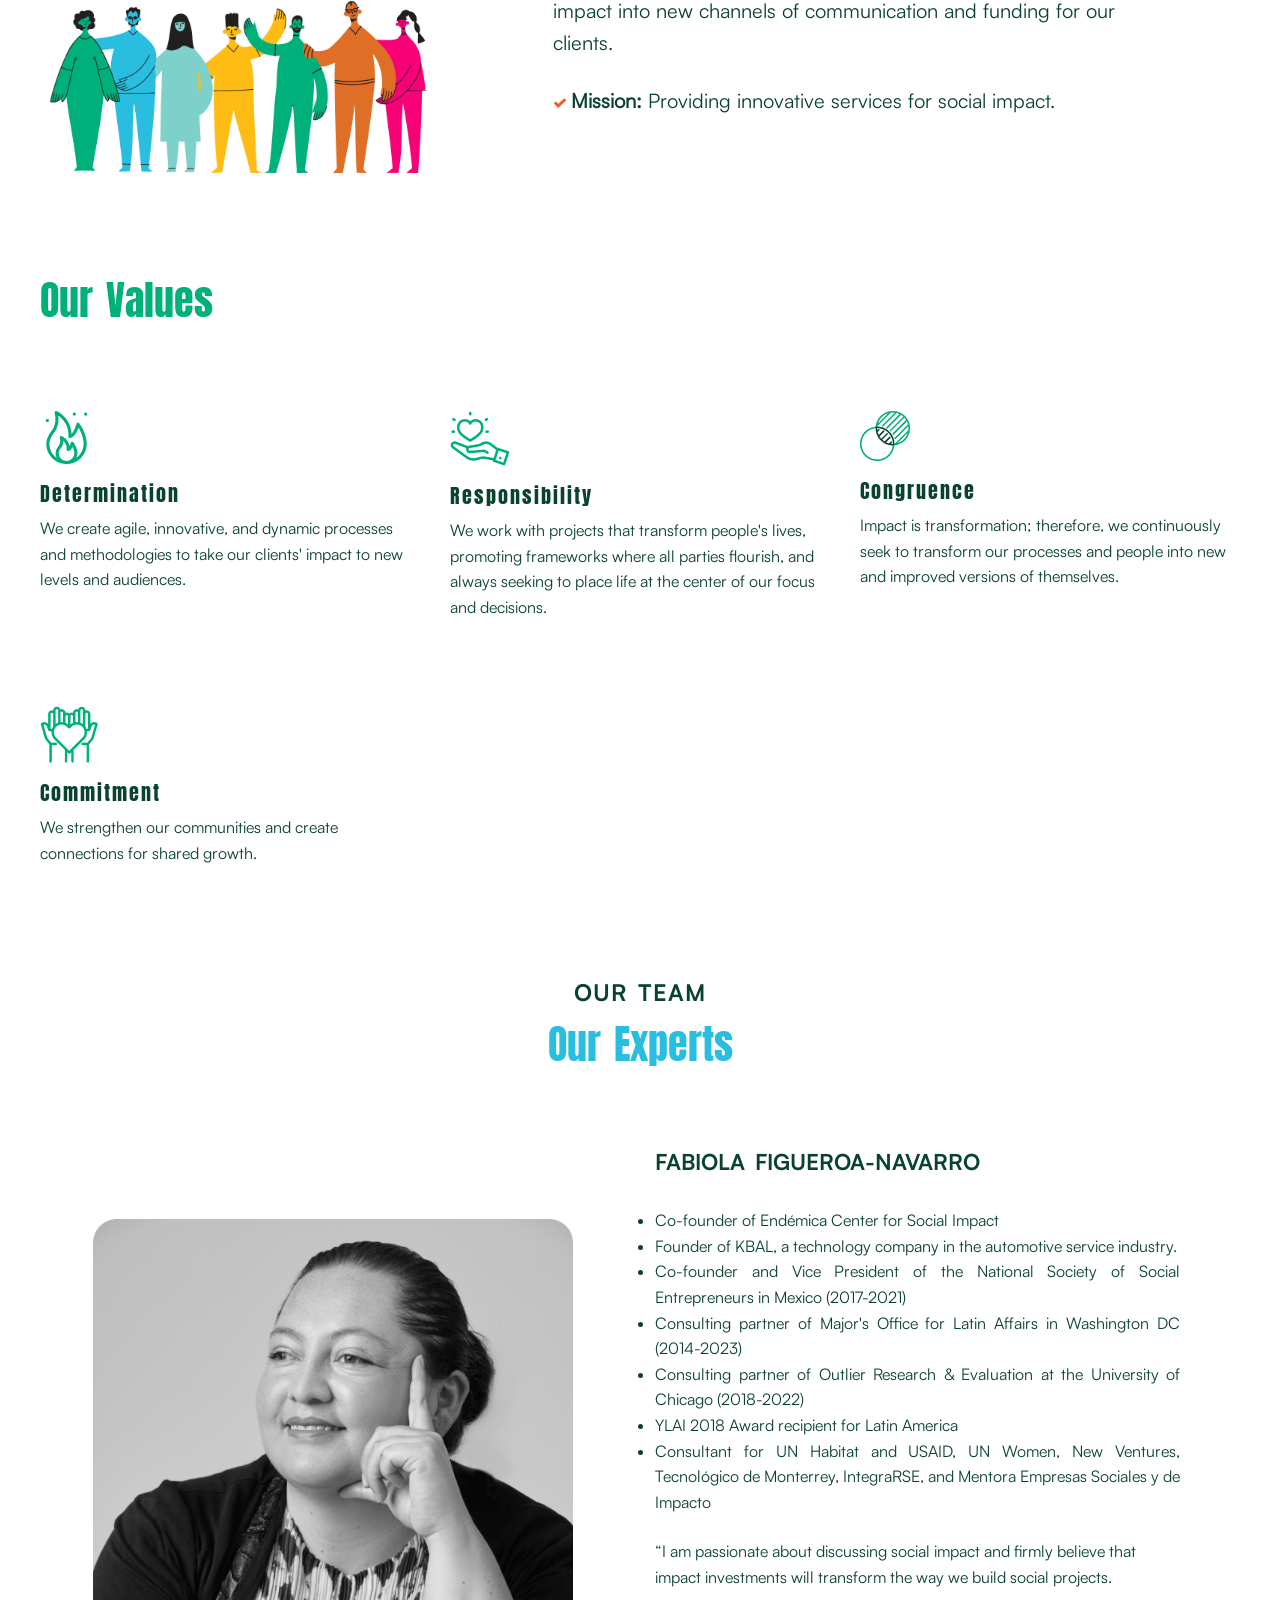
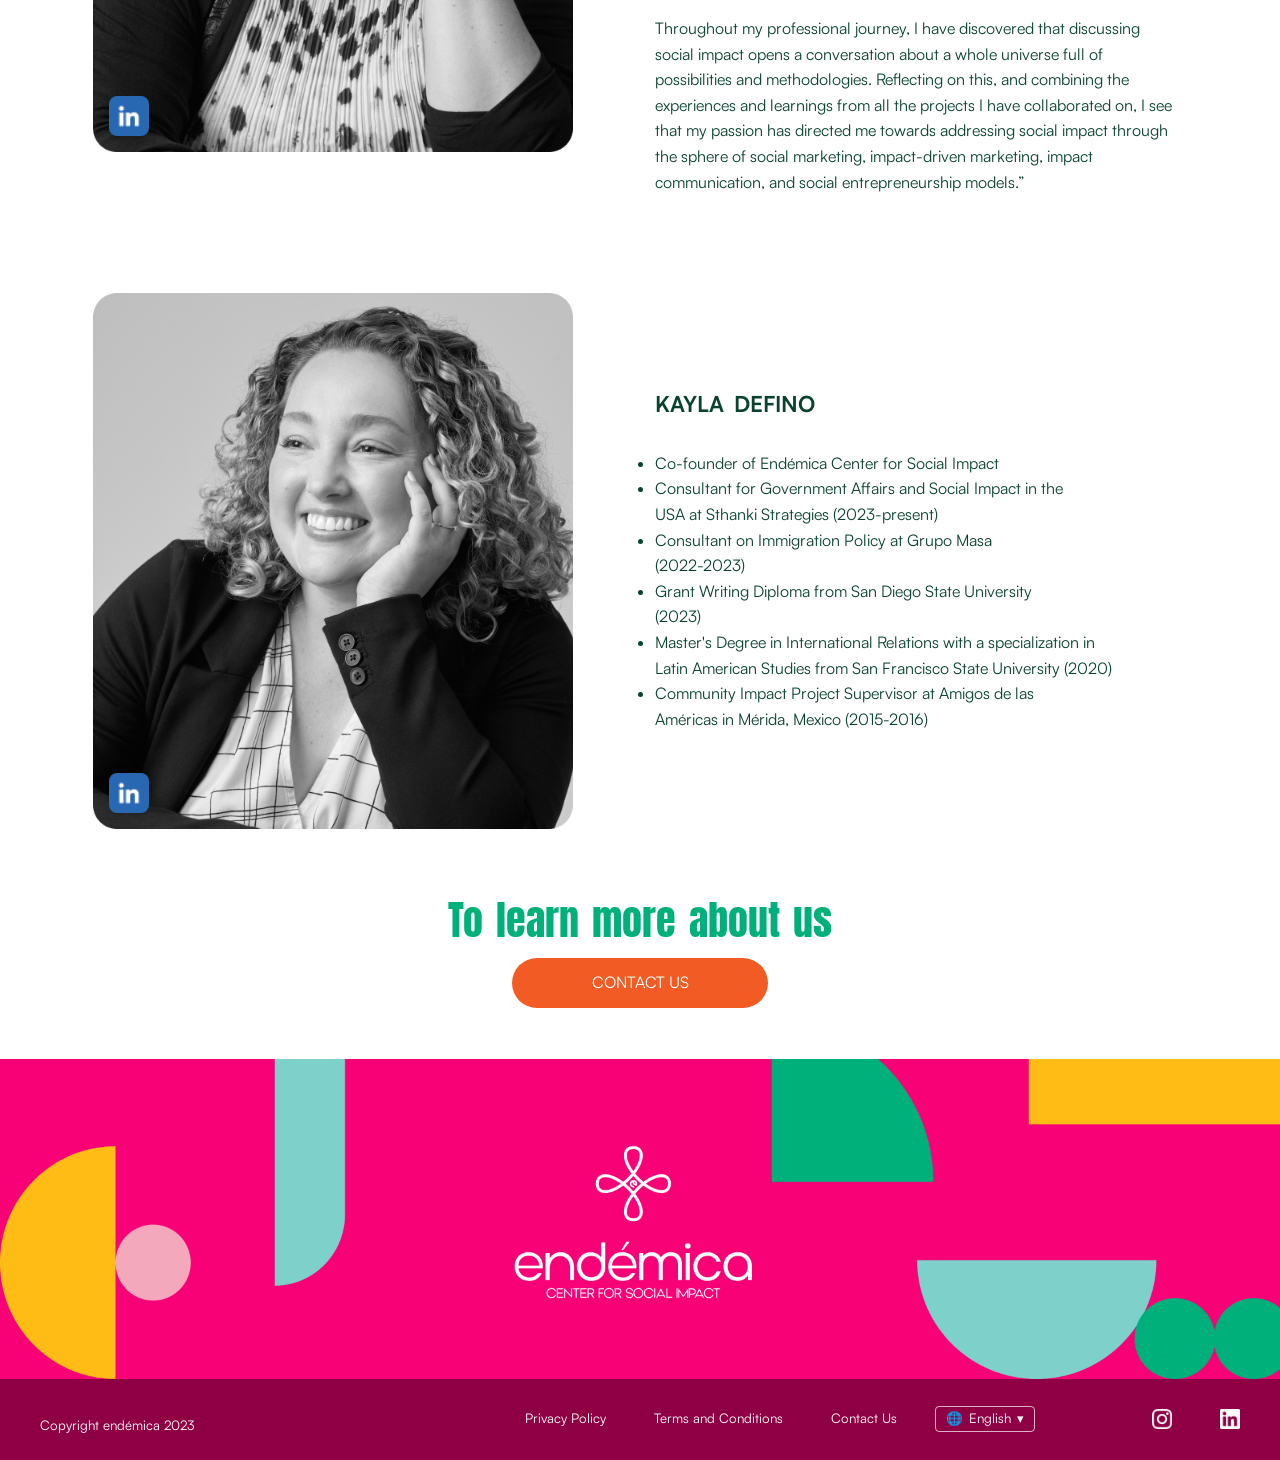
<file: en/nosotras.html>
<!DOCTYPE HTML>
<html lang="en">

<head>

	<meta charset="UTF-8">
	<meta http-equiv="x-ua-compatible" content="ie=edge">
	<title>About us | Endémica</title>
	<meta name="description" content="Endémica Center for Social Impact: social marketing, impact audits, consulting and training for organizations in Latin America.">
	<meta name="viewport" content="width=device-width, initial-scale=1">
	<!-- Favicon Icon -->
	<link rel="icon" type="image/png" href="../img/Icon ¿por qué endémica_.png">
	<link rel="stylesheet" type="text/css" href="../assets/css/bootstrap.min.css" />
	<link rel="stylesheet" type="text/css" href="../venobox/venobox.css" />
	<link rel="stylesheet" type="text/css" href="../assets/css/plugin_theme_css.css" />
	<link rel="stylesheet" type="text/css" href="../assets/css/witr-animate.css" />
	<link rel="stylesheet" type="text/css" href="../assets/css/style.css" />
	<link rel="stylesheet" type="text/css" href="../assets/css/responsive.css" />
		<link rel="stylesheet" type="text/css" href="../assets/css/endemica.css"/>
	<!-- modernizr js -->
	<script src="../assets/js/vendor/modernizr-2.8.3.min.js"></script>
	<script>
		fetch("text_file_en.html") // Archivo de textos en inglés
			.then((response) => response.text())
			.then((data) => {
				// Se crea el DOM virtual para analizar el contenido del archivo
				const parser = new DOMParser();
				const doc = parser.parseFromString(data, "text/html");

				// se extrae cada bloque por su ID y se inserta en el DOM
				document.getElementById("container-endemica").innerHTML = doc.getElementById("text-endemica").innerHTML;
				document.getElementById("container-area").innerHTML = doc.getElementById("text-area").innerHTML;
				document.getElementById("container-fabiola").innerHTML = doc.getElementById("text-fabiola").innerHTML;
				document.getElementById("container-kayla").innerHTML = doc.getElementById("text-kayla").innerHTML;
			})
			.catch((error) => {
				console.error("Error al cargar el archivo:", error);
			});
	</script>
	<style type="text/css">
		.social_mark {
			height: 400px;
			background: #f8f8f8;
			position: relative;
			/* Add position relative to create a positioning context */
		}

		.card_seaction {
			width: 70%;
			position: relative;
			background: #ffffff;
			display: flex;
			margin: auto;
			border-radius: 10px;
			margin-top: -150px;
			box-shadow: 0px 0px 17px -1px rgba(0, 0, 0, 0.05);
		}

		.card_container {
			padding: 20px;
		}

		.witr_about_area {
			padding: 20px 0px 20px !important;
		}

		.witr_text_widget.witr_about_widget p,
		li {
			padding-right: 60px !important;
			font-size: 16px;
		}

		.btn7 {
			width: 50% !important;
			margin: inherit !important;
		}

		.text-cente h2,
		h3 {
			text-transform: uppercase;
		}

		.list {
			list-style: disc !important;
		}

		.witr_righti.single_image img {
			margin-left: 0px !important;
			height: 450px;
		}

		.last_img img {
			height: 900px !important;
		}

		.img3 img {
			height: 600px !important;
		}

		.witr_con_btn2 .w_btn2 {
			display: flex;
			margin: auto;
			justify-content: center;
			align-items: center;
			/*		width: 20%;*/
			background: #f25c24;
			border: none;
			color: white;

		}

		.btn {
			width: 20% !important;
		}
		p, .icon-list-text, b, icon-list-items, .list {
			color: #0a4231 !important;
		}
		.nivo-prevNav {
			display: none;
		}
		.nivo-directionNav {
			display: none;
		}
		
		
		@media(max-width: 900px){
		    .mob_head{
		        font-size: 30px!important;
		        margin-top: 50px!important;
		        text-align: center;
		    }
		    .m0, .witr_text_widget{
		        margin-top: 0!important;
		    }
		    .single_image{
		        display: flex!important;
		        justify-content: center;
		        align-items: center;
		    }
		    p, li, .witr_text_widget.witr_about_widget p, li{
		        padding-right: 0!important;
		    }
		    .witr_righti.single_image img{
		        height: 400px!important;
		    }
		    #low_hei{
		        height: 250px!important;
		    }
		}
	</style>


</head>

<body class="e-nosotras">

	<div class="onath-header-top">
		<div class="container">
		</div>
	</div>

	<div class="onath-main-menu hidden-xs hidden-sm witr_h_h1">
		<div class="onath_nav_area">
			<div class="container">
				<div class="row logo-left">
					<div class="col-lg-3 col-md-3 col-sm-3 col-xs-4">
						<div class="logo">
							<a class="main_sticky_main_l" href="index.html" title="Onath">
								<img src="../img/top_logo.png" alt="Onath">
							</a>
							<a class="main_sticky_l" href="index.html" title="Onath">
								<img src="../assets/images/logo2.png" alt="Onath">
							</a>
						</div>
					</div>
					<div class="col-lg-9  col-md-9 col-sm-9 col-xs-8">
						<nav class="onath_menu">
							<ul class="sub-menu">
								<li>
									<a href="index.html">Home</a>
								</li>
								<li><a href="servicios.html">Services</a></li>
								<li><a  id="bolder" href="nosotras.html">About Us</a></li>
								<li><a href="contact.html">Contact</a></li>
							<li class="e-nav-lang"><a href="../nosotras.html" hreflang="es" lang="es">Español</a></li>
							</ul>
						</nav>
					</div>
				</div>
			</div>
		</div>
	</div>

	<!-- MOBILE MENU -->
	<div class="mobile_logo_area hidden-md hidden-lg">
		<div class="container">
			<div class="row">
				<div class="col-sm-12">
					<div class="mobile_menu_logo text-center">
						<a href="index.html" title="onath">
							<img src="../img/top_logo.png" alt="onath" />
						</a>
					</div>
				</div>
			</div>
		</div>
	</div>
	<!-- END MOBILE MENU -->

	<!-- MOBILE MENU AREA -->
	<div class="mbm hidden-md hidden-lg header_area main-menu-area">
		<div class="menu_area mobile-menu">
			<nav>
				<ul class="sub-menu">
					<li><a href="index.html">Home</a></li>
					<li><a href="servicios.html">Services</a></li>
					<li><a  id="bolder" href="nosotras.html">About Us</a></li>
					<li><a href="contact.html">Contact</a></li>
					<li class="e-nav-lang"><a href="../nosotras.html" hreflang="es" lang="es">Español</a></li>
				</ul>
			</nav>
		</div>
	</div>
	<!-- END MOBILE MENU AREA  -->

	<style>
		p{
			color: #141313;
		}
		@media (min-width: 1301px) and (max-width: 1440px){
.witr_righti.single_image img {
    width: 92% !important;
    margin-left: -61px;
}
		}
	</style>

	<!-- SLIDER  AREA -->
	<div class="row">
		<div class="col-lg-12">
			<div class="witr_section_title">
				<div class="witr_section_title_inner text-center">
					<h1 class="e-h2" style="color: #00b07a; margin-top: var(--e-section-gap);">Learn more about us</h1>
				</div>
			</div>
		</div>
	</div>
	<!-- witr_about_area -->
	<div class="witr_about_area" style="margin-top:0px;">
		<div class="container">
			<div class="row">
				<div class="col-lg-5 col-md-12 col-sm-12">
					<div class="single_image witr_righti">
						<img src="../img/flow.png" alt="" class="e-pic">
					</div>
				</div>

				
				<div class="col-lg-7 col-md-12 col-sm-12">
					<div class="witr_text_widget witr_about_widget">
						<div class="witr_text_widget_inner" id="container-endemica">
							<!-- The content from text_file_en.html will be inserted here -->
						</div>
					</div>
				</div>
			</div>
		</div>
	</div>

	<div class="witr_about_area">
		<div class="container">
			<div class="row">

				<div class="col-lg-7 col-md-12 col-sm-12">
					<div class="witr_text_widget witr_about_widget">
						<div class="witr_text_widget_inner" id="container-area">
							<!-- The content from text_file_en.html will be inserted here -->
							
						</div>
					</div>
				</div>
				<div class="col-lg-5 col-md-12 col-sm-12">
					<div class="single_image witr_righti">
						<img src="../img/Icon Center for Social Impact.png" alt="" class="e-pic">
					</div>
				</div>
			</div>
		</div>
	</div>

	<div class="witr_about_area">
		<div class="container">
			<div class="row">
				<div class="col-lg-5 col-md-12 col-sm-12">
					<div class="single_image witr_righti">
						<img src="../img/Icon Nuestra esencia.png" alt="" class="e-pic">
					</div>
				</div>
				<div class="col-lg-7 col-md-12 col-sm-12">
					<div class="witr_text_widget witr_about_widget">
						<div class="witr_text_widget_inner">

							<h2 class="e-h2" style="color: #ed0678;">Our Essence</h2>

							<div class="exoert-icon">
								<ul class="icon-list-items">
									<li>
										<span><i class="icofont-verification-check"></i></span>
										<span class="icon-list-text"><b>Vision:</b> To be a social intelligence agency that transforms social impact into new channels of communication and funding for our clients.</span>
									</li><br>
									<li>
										<span><i class="icofont-verification-check"></i></span>
										<span class="icon-list-text"><b>Mission:</b> Providing innovative services for social impact.</span>
									</li>
								</ul>
							</div>
						</div>
					</div>
				</div>
			</div>
		</div>
	</div>


	<!-- onath_humanist_project_area -->
	<div class="onath_humanist_project_area">
		<div class="container">
			<div class="row">
				<div class="col-lg-6">
					<div class="witr_humanist_title">
						<div class="witr_section_title_inner text-left">
							<h3 class="e-h2" style="color: #00b07a;">Our Values</h3>
						</div>
					</div>
				</div>
				<style type="text/css">
					.pure-service_area {
						box-shadow: none;
						padding: 0px;
					}
				</style>
			</div>
			<div class="row humanist_top">
				<div class="col-lg-4 col-md-6 col-sm-12">
					<div class="pure-service_area">
						<div class="service-item all_color_service text-left">
							<div class="service_top_image"></div>
							<div class="text_box all_icon_color">
								<img src="../img/deter.png"
									alt="">
								<h3 style="color:#0a4231; text-transform: none;">Determination
								</h3>
								<p style="color:#0a4231;">We create agile, innovative, and dynamic processes and methodologies to take our clients' impact to new levels and audiences.</p>
							</div>
						</div>
					</div>
				</div>
				<div class="col-lg-4 col-md-6 col-sm-12">
					<div class="pure-service_area">
						<div class="service-item all_color_service text-left">
							<div class="service_top_image"></div>
							<div class="text_box all_icon_color">
								<img src="../img/Nuestros valores Responsabilidad.png"
									alt="">
								<h3 style="color:#0a4231; text-transform: none;">Responsibility </h3>
								<p style="color:#0a4231;">We work with projects that transform people's lives, promoting frameworks where all parties flourish, and always seeking to place life at the center of our focus and decisions.</p>

							</div>
						</div>
					</div>
				</div>
				<div class="col-lg-4 col-md-6 col-sm-12">
					<div class="pure-service_area">
						<div class="service-item all_color_service text-left">
							<div class="service_top_image"></div>
							<div class="text_box all_icon_color">
								<img src="../img/Nuestros valores Congruencia.png"
									alt="">
								<h3 style="color:#0a4231; text-transform: none;">Congruence</h3>
								<p style="color:#0a4231;">Impact is transformation; therefore, we continuously seek to transform our processes and people into new and improved versions of themselves.</p>

							</div>
						</div>
					</div>
				</div>
				<div class="col-lg-4 col-md-6 col-sm-12">
					<div class="pure-service_area">
						<div class="service-item all_color_service text-left">
							<div class="service_top_image"></div>
							<div class="text_box all_icon_color">
								<img src="../img/Nuestros Valores Compromiso.png" alt="">
								<h3 style="color:#0a4231; text-transform: none;">Commitment </h3>
								<p style="color:#0a4231;">We strengthen our communities and create connections for shared growth. </p>

							</div>
						</div>
					</div>
				</div>

			</div>
		</div>
	</div>
	<div class="row">
		<div class="col-lg-12">
			<div class="witr_section_title">
				<div class="witr_section_title_inner text-center">
					<h2 class="e-eyebrow" style="color:#0a4231;">Our team</h2>
					<h3 class="e-h2" style="color:#29bedf;">Our Experts</h3>
				</div>
			</div>
		</div>
	</div>
	<div class="witr_about_area" style="padding: 40px 0px;">
		<div class="container">
			<div class="row">
				<div class="col-lg-6 col-md-12 col-sm-12">
					<div class="single_image witr_righti">
						<div class="e-expert-photo">
							<img src="../img/Nuestras Expertas Fabiola.png" alt="Fabiola Figueroa-Navarro" class="e-img">
							<a class="e-expert-li" href="https://www.linkedin.com/in/fabiola-figueroa-navarro-77971a10b/" target="_blank" rel="noopener noreferrer">
								<img src="../img/Nuestras Expertas Icon LinkedIn.png" alt="Fabiola Figueroa-Navarro on LinkedIn">
							</a>
						</div>
					</div>




				</div>
				<div class="col-lg-6 col-md-12 col-sm-12">
					<div class="witr_text_widget witr_about_widget">
						<div class="witr_text_widget_inner">

							<h2 class="e-h3" style="color: #0a4231; text-transform: uppercase; font-family: 'fig2' !important; font-weight: bold;">Fabiola Figueroa-Navarro
							</h2>
							<style type="text/css">
								.list {
									list-style: disc;
									color: #0a4231;
								}
							</style>
							<div class="exoert-icon" id="container-fabiola">
								<!-- The content from text_file_en.html will be inserted here -->
							</div>
						</div>
					</div>
				</div>
			</div>
		</div>
	</div>

	<div class="witr_about_area" style="padding: 40px 0px;">
		<div class="container">
			<div class="row">
				<div class="col-lg-6 col-md-12 col-sm-12">
					<div class="single_image witr_righti">
						<div class="e-expert-photo">
							<img src="../img/Nuestras Expertas Kayla.png" alt="Kayla Defino" class="e-img">
							<a class="e-expert-li" href="https://www.linkedin.com/in/kayla-defino-7b5303138/" target="_blank" rel="noopener noreferrer">
								<img src="../img/Nuestras Expertas Icon LinkedIn.png" alt="Kayla Defino on LinkedIn">
							</a>
						</div>
					</div>




				</div>
				<div class="col-lg-6 col-md-12 col-sm-12">
					<div class="witr_text_widget witr_about_widget">
						<div class="witr_text_widget_inner">

							<h2 class="e-h3" style="color: #0a4231; text-transform: uppercase; font-family: 'fig2' !important; font-weight: bold;">Kayla Defino
							</h2>
							<style type="text/css">
								.list {
									list-style: disc;
									color: #0a4231;
								}
							</style>
							<div class="exoert-icon" id="container-kayla">
								<!-- The content from text_file_en.html will be inserted here -->

							</div>
						</div>
					</div>
				</div>
			</div>
		</div>
	</div>
	<style type="text/css">
		.witr_con_btn2 .w_btn2 {
			display: flex;
			margin: auto;
			justify-content: center;
			align-items: center;
			width: 20%;
			background: #f25c24;
			border: none;
			color: white;

		}
	</style>

	<div class="witr_field2">
		<div class=" witr_con_btn2">
			<h1 class="e-h2" style="color: #00b07a; text-align: center">To learn more about us</h1>
			<a href="contact.html#contact-form" class="w_btn2 btn_cont" id="btn_cont">CONTACT US</a>
		</div>
	</div><br><br>
	<style>
	    @media(max-width: 900px){
	        #btn_cont{
	            padding: 8px 20px;
	            width: 200px!important;
	        }
	    }
	</style>

	<div class="witrfm_area">
		<img src="../assets/images & icons/Inicio Assets/Foto footer.png" alt="">
		<!-- FOOTER BOTTOM AREA -->
		<div class="footer-bottom">
			<div class="container">
				<div class="row">
					<div class="col-lg-3 col-md-5  col-sm-12">
						<div class="copy-right-text">
							<p style="font-size: 13px; color: white !important;">Copyright endémica 2023</p>
						</div>
					</div>
					<div class="col-lg-7 col-md-6  col-sm-12">
						<div class="footer-menu">
							<ul class="text-right">
								<li><a href="privacy.html" style="font-size: 13px;">Privacy Policy</a></li>
								<li><a href="terms.html" style="font-size: 13px;">Terms and Conditions</a>
								</li>
								<li><a href="contact.html" style="font-size: 13px;">Contact Us</a></li>
							<li class="e-lang-li"><div class="e-lang" data-e-lang><button type="button" class="e-lang__btn" aria-haspopup="true" aria-expanded="false"><span aria-hidden="true">🌐</span> English <span aria-hidden="true">▾</span></button><ul class="e-lang__menu"><li><a href="../nosotras.html" hreflang="es" lang="es">Español</a></li></ul></div></li>
							</ul>
						</div>
					</div>
					<div class="col-lg-2 col-md-6  col-sm-12">
						<div class="footer-menu">
							<ul  class="text-right social">
								<a href="https://www.instagram.com/endemica_social?igsh=ZjQyb2xzaGgwajBq" target="_blank">
									<img src="../assets/images & icons/Inicio Assets/Instagram icon footer.png" alt="" style="height:20px;">
								</a> &nbsp;&nbsp;&nbsp;
								<a href="https://www.linkedin.com/company/endémica-social/" target="_blank"><img src="../assets/images & icons/Inicio Assets/LinkedIn icon footer.png" alt="" style="height:20px;"></a>
							</ul> 	
						</div>
					</div>
				</div>
			</div>
		</div>
	</div>
	

<style>
    	@media (max-width: 767px){
.footer-menu ul {
    margin: 10px 0 0;
    text-align: center !important;
    display: flex;
    flex-direction: column;
    justify-content: center;
}
.social{
    display: flex;
    flex-direction: row!important;
}
}
</style>
	<!-- Include All JS -->
	<script src="../assets/js/vendor/jquery-3.5.1.min.js"></script>
	<script src="../assets/js/bootstrap.min.js"></script>
	<script src="../assets/js/isotope.pkgd.min.js"></script>
	<script src="../assets/js/owl.carousel.min.js"></script>
	<script src="../assets/js/jquery.nivo.slider.pack.js"></script>
	<script src="../assets/js/slick.min.js"></script>
	<script src="../assets/js/imagesloaded.pkgd.min.js"></script>
	<script src="../venobox/venobox.min.js"></script>
	<script src="../assets/js/jquery.appear.js"></script>
	<script src="../assets/js/jquery.knob.js"></script>
	<script src="../assets/js/BeerSlider.js"></script>
	<script src="../assets/js/theme-pluginjs.js"></script>
	<script src="../assets/js/jquery.meanmenu.js"></script>
	<script src="../assets/js/ajax-mail.js"></script>
	<script src="../assets/js/theme.js"></script>

<script id="e-lang-js">(function(){var w=document.querySelector("[data-e-lang]");if(!w)return;var b=w.querySelector("button");b.addEventListener("click",function(e){e.stopPropagation();var o=w.classList.toggle("is-open");b.setAttribute("aria-expanded",o)});document.addEventListener("click",function(){w.classList.remove("is-open");b.setAttribute("aria-expanded","false")});})();</script>
	</body>

</html>
</file>
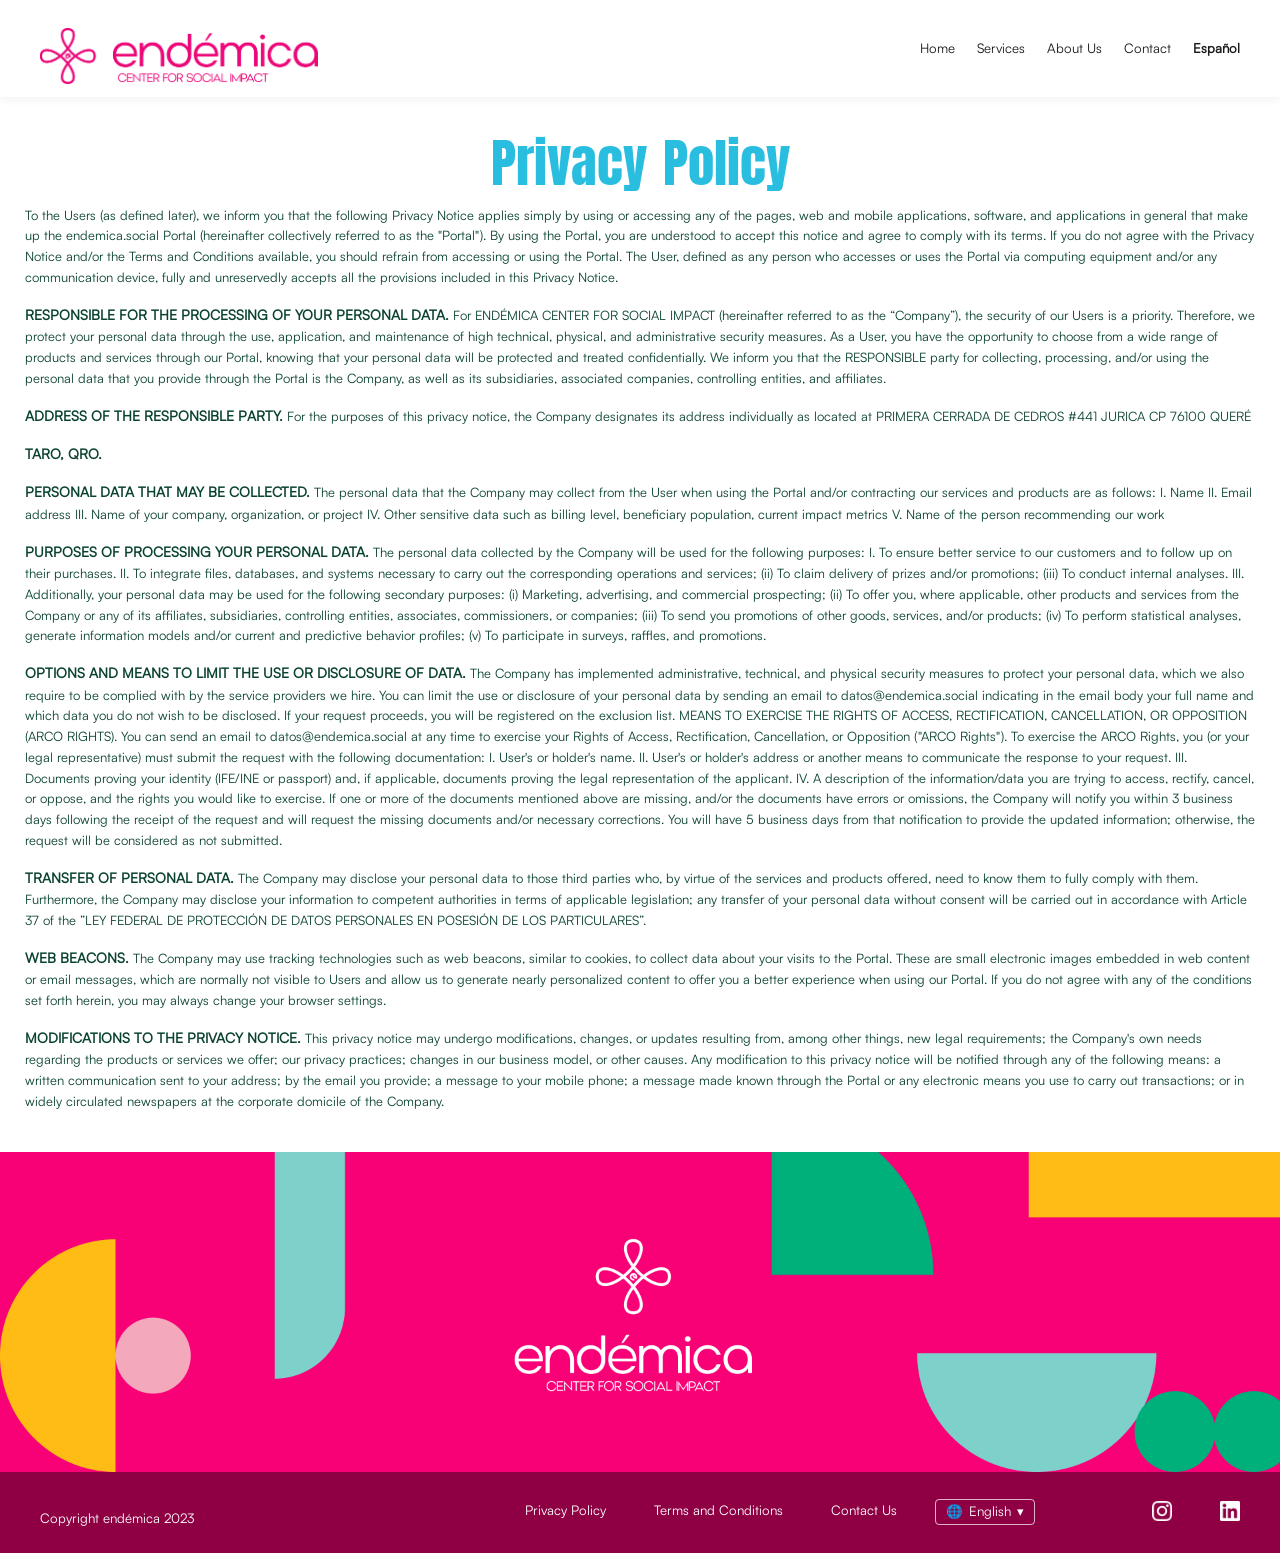
<file: en/privacy.html>
<!DOCTYPE HTML>
<html lang="en">

<head>

    <meta charset="UTF-8">
    <meta http-equiv="x-ua-compatible" content="ie=edge">
    <title>Privacy Notice | Endémica</title>
    <meta name="description" content="Endémica Center for Social Impact: social marketing, impact audits, consulting and training for organizations in Latin America.">
    <meta name="viewport" content="width=device-width, initial-scale=1">
    <!-- Favicon Icon -->
    <link rel="icon" type="image/png" href="../assets/images & icons/Nosotros Assets/Icon ¿por qué endémica_.png">
    <link rel="stylesheet" type="text/css" href="../assets/css/bootstrap.min.css" />
    <link rel="stylesheet" type="text/css" href="../venobox/venobox.css" />
    <link rel="stylesheet" type="text/css" href="../assets/css/plugin_theme_css.css" />
    <link rel="stylesheet" type="text/css" href="../assets/css/witr-animate.css" />
    <link rel="stylesheet" type="text/css" href="../assets/css/style.css" />
    <link rel="stylesheet" type="text/css" href="../assets/css/responsive.css" />
		<link rel="stylesheet" type="text/css" href="../assets/css/endemica.css"/>
    <!-- modernizr js -->
    <script src="../assets/js/vendor/modernizr-2.8.3.min.js"></script>


    <style>
        p,b {
            color:#0a4231;
        }
        .sub_heading {
			color: #0a4231;
			font-size: 15px;
			font-weight: bold;
		}
    </style>
</head>

<body>

    <div class="onath-header-top">
        <div class="container">
        </div>
    </div>

    <div class="onath-main-menu hidden-xs hidden-sm witr_h_h1">
        <div class="onath_nav_area">
            <div class="container">
                <div class="row logo-left">
                    <div class="col-lg-3 col-md-3 col-sm-3 col-xs-4">
                        <!--<div class="logo">
                            <a class="main_sticky_main_l" href="index.html" title="Onath">
                                <img src="../assets/images & icons/Inicio Assets/Logo de menú.png" alt="Onath">
                            </a>
                            <a class="main_sticky_l" href="index.html" title="Onath">
                                <img src="../assets/images/logo2.png" alt="Onath">
                            </a>
                        </div>-->
                        <div class="logo">
                            <a class="main_sticky_main_l" href="index.html" title="Onath">
                                <img src="../img/top_logo.png" alt="Logo">
                            </a>
                            <a class="main_sticky_l" href="index.html" title="Onath">
                                <img src="../assets/images/logo2.png" alt="Endemica-logo">
                            </a>
                        </div>
                    </div>
                    <div class="col-lg-9  col-md-9 col-sm-9 col-xs-8">
                        <nav class="onath_menu">
                            <ul class="sub-menu">
                                <li>
                                    <a href="index.html">Home</a>
                                </li>
                                <li><a href="servicios.html">Services</a></li>
                                <li><a href="nosotras.html">About Us</a></li>
                                <li><a href="contact.html">Contact</a></li>
							<li class="e-nav-lang"><a href="../privacy.html" hreflang="es" lang="es">Español</a></li>
                            </ul>
                        </nav>
                    </div>
                </div>
            </div>
        </div>
    </div>

    <!--NEW MOBILE MENU-->
    <div class="mobile_logo_area hidden-md hidden-lg">
		<div class="container">
			<div class="row">
				<div class="col-sm-12">
					<div class="mobile_menu_logo text-center">
						<a href="index.html" title="onath">
							<img src="../img/top_logo.png" alt="onath" />
						</a>
					</div>
				</div>
			</div>
		</div>
	</div>
	<!-- END MOBILE MENU -->

	<!-- MOBILE MENU AREA -->
	<div class="mbm hidden-md hidden-lg header_area main-menu-area">
		<div class="menu_area mobile-menu">
			<nav>
				<ul class="sub-menu">
					<li>
						<a href="index.html">Home</a>
					</li>
					<li><a href="servicios.html">Services</a></li>
					<li><a href="nosotras.html">About Us</a></li>
					<li><a href="contact.html">Contact</a></li>
							<li class="e-nav-lang"><a href="../privacy.html" hreflang="es" lang="es">Español</a></li>
				</ul>
			</nav>
		</div>
	</div>

    <!-- MOBILE MENU -->

    <style type="text/css">
        .onath-blog-area {
            padding: 30px 0 0px !important;
        }

        .sub_heading {
            color: #0a4231;
            font-size: 20px;
            font-weight: bold;
        }
    </style>

    <!-- onath-blog-area -->
    <div class="onath-blog-area">
        <div class="container">
            <div class="row">
                <div class=" col-lg-12">
                    <div class="witr_section_title">
                        <div class="witr_section_title_inner text-center">
                            <h1 class="e-h1" style="color: #29bedf;">Privacy Policy</h1>
                        </div>
                    </div>
                </div class="terms">
                <style>
                    .sub_heading{
                        font-size: 14px;
                    }
                    p{
                        font-size: 13px;
                    }
                </style>
                <p>To the Users (as defined later), we inform you that the following Privacy Notice applies simply by using or accessing any of the pages, web and mobile applications, software, and applications in general that make up the endemica.social Portal (hereinafter collectively referred to as the "Portal"). By using the Portal, you are understood to accept this notice and agree to comply with its terms. If you do not agree with the Privacy Notice and/or the Terms and Conditions available, you should refrain from accessing or using the Portal. The User, defined as any person who accesses or uses the Portal via computing equipment and/or any communication device, fully and unreservedly accepts all the provisions included in this Privacy Notice.</p>
				<p><span class="sub_heading">RESPONSIBLE FOR THE PROCESSING OF YOUR PERSONAL DATA.</span> For ENDÉMICA CENTER FOR SOCIAL IMPACT (hereinafter referred to as the “Company”), the security of our Users is a priority. Therefore, we protect your personal data through the use, application, and maintenance of high technical, physical, and administrative security measures. As a User, you have the opportunity to choose from a wide range of products and services through our Portal, knowing that your personal data will be protected and treated confidentially. We inform you that the RESPONSIBLE party for collecting, processing, and/or using the personal data that you provide through the Portal is the Company, as well as its subsidiaries, associated companies, controlling entities, and affiliates.</p>
				<p><span class="sub_heading">ADDRESS OF THE RESPONSIBLE PARTY.</span> For the purposes of this privacy notice, the Company designates its address individually as located at PRIMERA CERRADA DE CEDROS #441 JURICA CP 76100 QUERÉ</p>
				<p><span class="sub_heading">TARO, QRO.</span> </p>
				<p><span class="sub_heading">PERSONAL DATA THAT MAY BE COLLECTED.</span> The personal data that the Company may collect from the User when using the Portal and/or contracting our services and products are as follows: I. Name II. Email address III. Name of your company, organization, or project IV. Other sensitive data such as billing level, beneficiary population, current impact metrics V. Name of the person recommending our work</p>
				<p><span class="sub_heading">PURPOSES OF PROCESSING YOUR PERSONAL DATA.</span> The personal data collected by the Company will be used for the following purposes: I. To ensure better service to our customers and to follow up on their purchases. II. To integrate files, databases, and systems necessary to carry out the corresponding operations and services; (ii) To claim delivery of prizes and/or promotions; (iii) To conduct internal analyses. III. Additionally, your personal data may be used for the following secondary purposes: (i) Marketing, advertising, and commercial prospecting; (ii) To offer you, where applicable, other products and services from the Company or any of its affiliates, subsidiaries, controlling entities, associates, commissioners, or companies; (iii) To send you promotions of other goods, services, and/or products; (iv) To perform statistical analyses, generate information models and/or current and predictive behavior profiles; (v) To participate in surveys, raffles, and promotions.</p>
				<p><span class="sub_heading">OPTIONS AND MEANS TO LIMIT THE USE OR DISCLOSURE OF DATA.</span> The Company has implemented administrative, technical, and physical security measures to protect your personal data, which we also require to be complied with by the service providers we hire. You can limit the use or disclosure of your personal data by sending an email to datos@endemica.social indicating in the email body your full name and which data you do not wish to be disclosed. If your request proceeds, you will be registered on the exclusion list. MEANS TO EXERCISE THE RIGHTS OF ACCESS, RECTIFICATION, CANCELLATION, OR OPPOSITION (ARCO RIGHTS). You can send an email to datos@endemica.social at any time to exercise your Rights of Access, Rectification, Cancellation, or Opposition ("ARCO Rights"). To exercise the ARCO Rights, you (or your legal representative) must submit the request with the following documentation: I. User's or holder's name. II. User's or holder's address or another means to communicate the response to your request. III. Documents proving your identity (IFE/INE or passport) and, if applicable, documents proving the legal representation of the applicant. IV. A description of the information/data you are trying to access, rectify, cancel, or oppose, and the rights you would like to exercise. If one or more of the documents mentioned above are missing, and/or the documents have errors or omissions, the Company will notify you within 3 business days following the receipt of the request and will request the missing documents and/or necessary corrections. You will have 5 business days from that notification to provide the updated information; otherwise, the request will be considered as not submitted.</p>
				<p><span class="sub_heading">TRANSFER OF PERSONAL DATA.</span> The Company may disclose your personal data to those third parties who, by virtue of the services and products offered, need to know them to fully comply with them. Furthermore, the Company may disclose your information to competent authorities in terms of applicable legislation; any transfer of your personal data without consent will be carried out in accordance with Article 37 of the ”LEY FEDERAL DE PROTECCIÓN DE DATOS PERSONALES EN POSESIÓN DE LOS PARTICULARES”.</p>
				<p><span class="sub_heading">WEB BEACONS.</span> The Company may use tracking technologies such as web beacons, similar to cookies, to collect data about your visits to the Portal. These are small electronic images embedded in web content or email messages, which are normally not visible to Users and allow us to generate nearly personalized content to offer you a better experience when using our Portal. If you do not agree with any of the conditions set forth herein, you may always change your browser settings.</p>
				<p><span class="sub_heading">MODIFICATIONS TO THE PRIVACY NOTICE.</span> This privacy notice may undergo modifications, changes, or updates resulting from, among other things, new legal requirements; the Company's own needs regarding the products or services we offer; our privacy practices; changes in our business model, or other causes. Any modification to this privacy notice will be notified through any of the following means: a written communication sent to your address; by the email you provide; a message to your mobile phone; a message made known through the Portal or any electronic means you use to carry out transactions; or in widely circulated newspapers at the corporate domicile of the Company.</p>

                <div>

                </div>

            </div>

        </div>
    </div>

    <!-- witrfm_area -->
    <div class="witrfm_area">
        <img src="../assets/images & icons/Inicio Assets/Foto footer.png" alt="">
        <!-- FOOTER BOTTOM AREA -->
        <!--<div class="footer-bottom">
            <div class="container">
                <div class="row">
                    <div class="col-lg-4 col-md-6  col-sm-12">
                        <div class="copy-right-text">
                            <p>Copyright © onath all rights reserved.</p>
                        </div>
                    </div>
                    <div class="col-lg-6	 col-md-6  col-sm-12">
                        <div class="footer-menu">
                            <ul class="text-right">
                                <li><a href="privacy.html">Políticas de Privacidad</a></li>
                                <li><a href="terms.html">Términos y Condiciones</a></li>
                                <li><a href="contact.html">Contáctanos</a></li>
                            </ul>
                        </div>
                    </div>
                    <div class="col-lg-2 col-md-6  col-sm-12">
                        <div class="footer-menu">
                            <ul class="text-right">
                                <a href="#">
                                    <img src="../assets/images & icons/Inicio Assets/Instagram icon footer.png" alt="" style="height:30px;">
                                </a> &nbsp;&nbsp;&nbsp;
                                <a href=""><img src="../assets/images & icons/Inicio Assets/LinkedIn icon footer.png"
                                        alt=""  style="height:30px;"></a>
                            </ul>
                        </div>
                    </div>
                </div>
            </div>
        </div>-->
        <div class="footer-bottom">
            <div class="container">
                <div class="row">
                    <div class="col-lg-3 col-md-5  col-sm-12">
                        <div class="copy-right-text">
                            <p style="font-size: 13px;">Copyright endémica 2023</p>
                        </div>
                    </div>
                    <div class="col-lg-7 col-md-6  col-sm-12">				
                        <div class="footer-menu">
                            <ul  class="text-right">
                                <li><a href="privacy.html" style="font-size: 13px;">Privacy Policy</a></li>
                                <li><a href="terms.html" style="font-size: 13px;">Terms and Conditions</a></li>
                                <li><a href="contact.html" style="font-size: 13px;">Contact Us</a></li>
							<li class="e-lang-li"><div class="e-lang" data-e-lang><button type="button" class="e-lang__btn" aria-haspopup="true" aria-expanded="false"><span aria-hidden="true">🌐</span> English <span aria-hidden="true">▾</span></button><ul class="e-lang__menu"><li><a href="../privacy.html" hreflang="es" lang="es">Español</a></li></ul></div></li>
                            </ul> 				
                        </div>
                    </div>
                    <div class="col-lg-2 col-md-6  col-sm-12">				
                        <div class="footer-menu">
                            <ul  class="text-right social">
								<a href="https://www.instagram.com/endemica_social?igsh=ZjQyb2xzaGgwajBq" target="_blank">
									<img src="../assets/images & icons/Inicio Assets/Instagram icon footer.png" alt="" style="height:20px;">
								</a> &nbsp;&nbsp;&nbsp;
								<a href="https://www.linkedin.com/company/endémica-social/" target="_blank"><img src="../assets/images & icons/Inicio Assets/LinkedIn icon footer.png" alt="" style="height:20px;"></a>
							</ul> 				
                        </div>
                    </div>
                </div>
            </div>
        </div>
    </div>
   
    <!-- Include All JS -->
    <script src="../assets/js/vendor/jquery-3.5.1.min.js"></script>
    <script src="../assets/js/bootstrap.min.js"></script>
    <script src="../assets/js/isotope.pkgd.min.js"></script>
    <script src="../assets/js/owl.carousel.min.js"></script>
    <script src="../assets/js/jquery.nivo.slider.pack.js"></script>
    <script src="../assets/js/slick.min.js"></script>
    <script src="../assets/js/imagesloaded.pkgd.min.js"></script>
    <script src="../venobox/venobox.min.js"></script>
    <script src="../assets/js/jquery.appear.js"></script>
    <script src="../assets/js/jquery.knob.js"></script>
    <script src="../assets/js/BeerSlider.js"></script>
    <script src="../assets/js/theme-pluginjs.js"></script>
    <script src="../assets/js/jquery.meanmenu.js"></script>
    <script src="../assets/js/ajax-mail.js"></script>
    <script src="../assets/js/theme.js"></script>


    <style>
        #scrollUp {
            display: none !important;
        }
    </style>
<script id="e-lang-js">(function(){var w=document.querySelector("[data-e-lang]");if(!w)return;var b=w.querySelector("button");b.addEventListener("click",function(e){e.stopPropagation();var o=w.classList.toggle("is-open");b.setAttribute("aria-expanded",o)});document.addEventListener("click",function(){w.classList.remove("is-open");b.setAttribute("aria-expanded","false")});})();</script>
	</body>

</html>
</file>
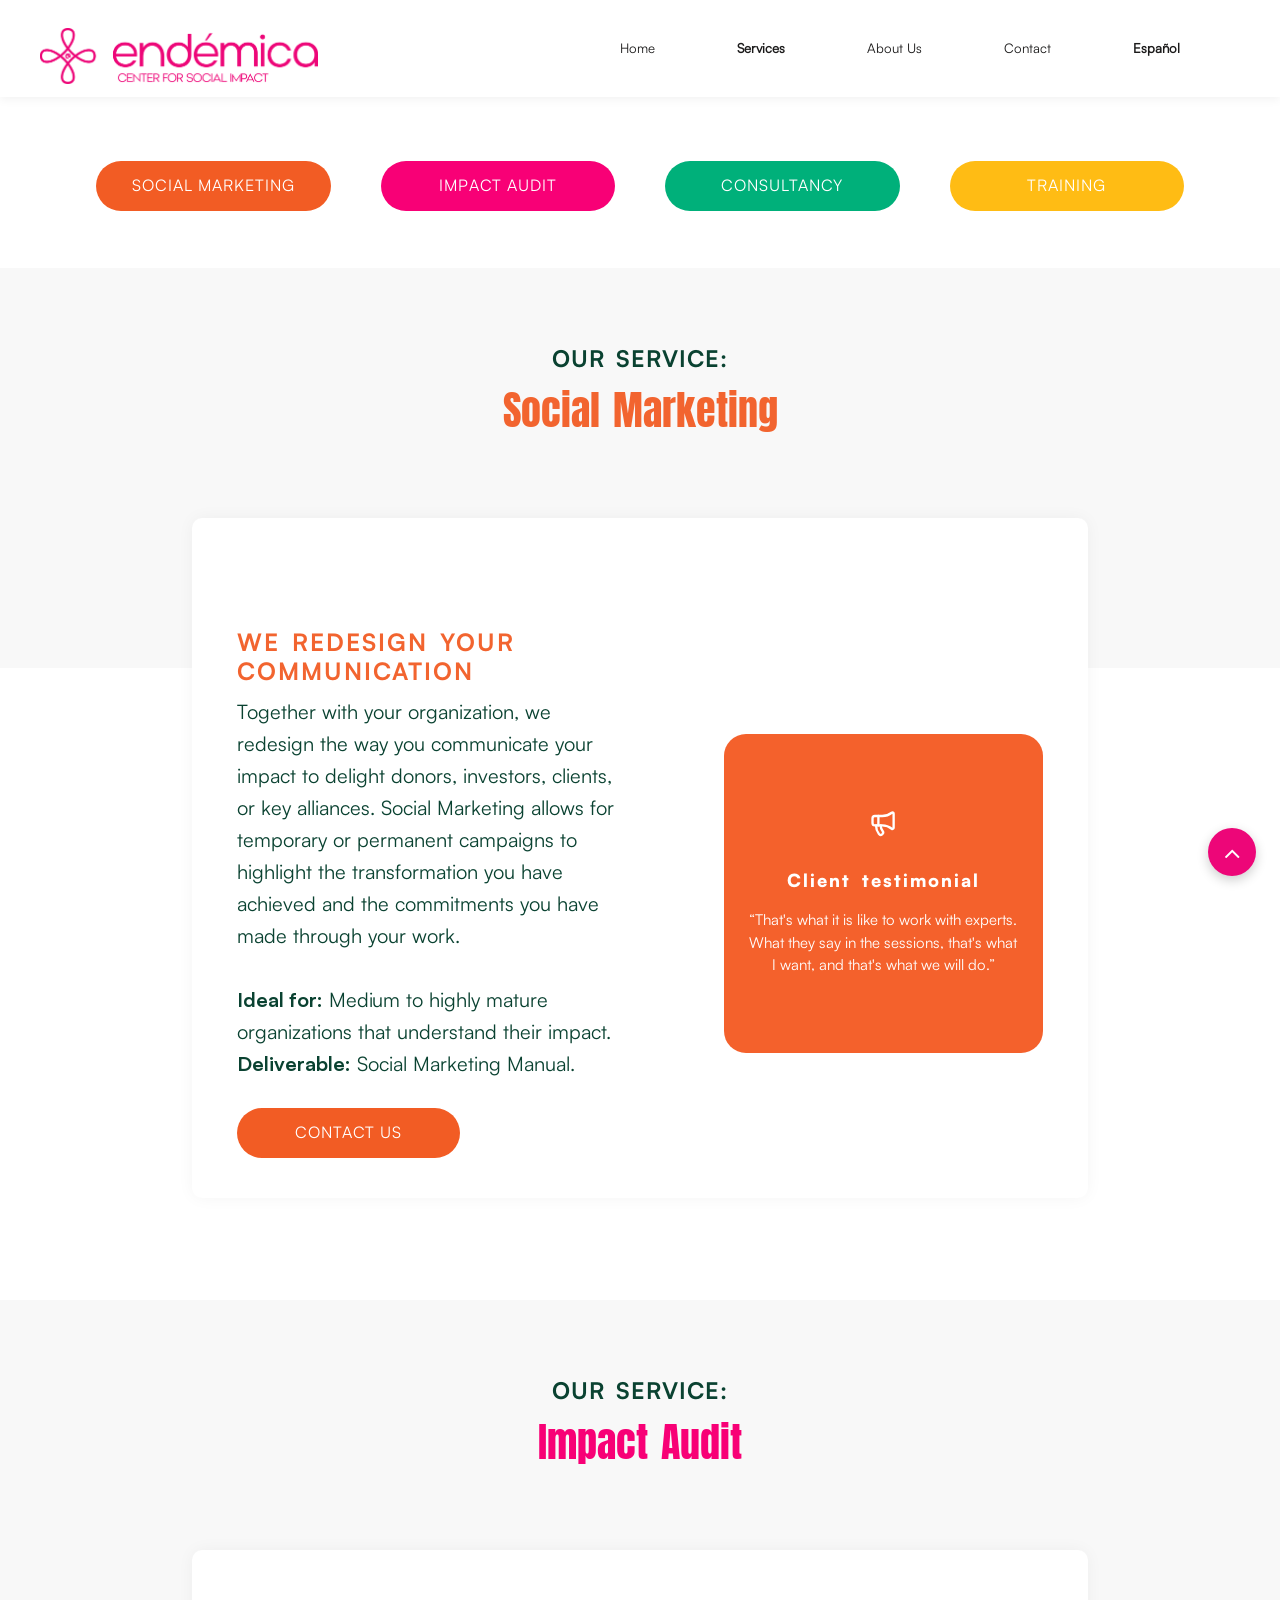
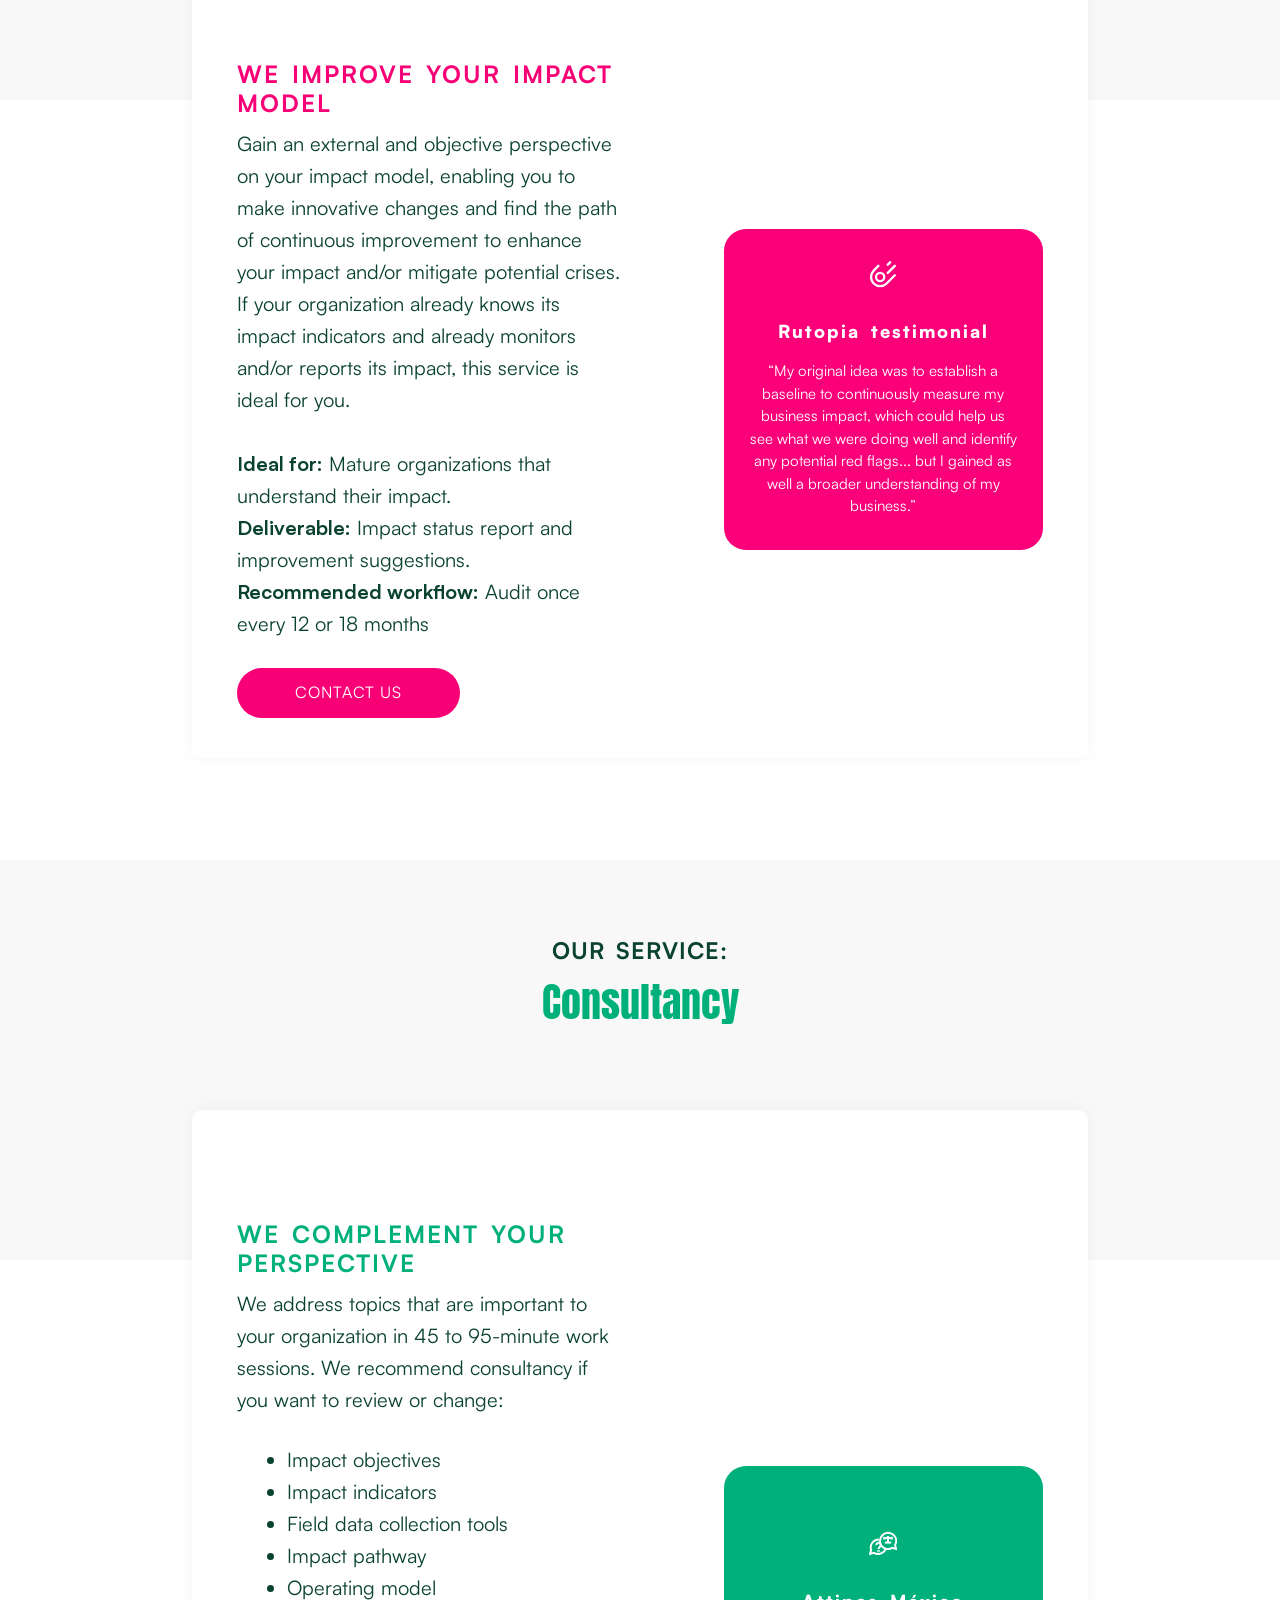
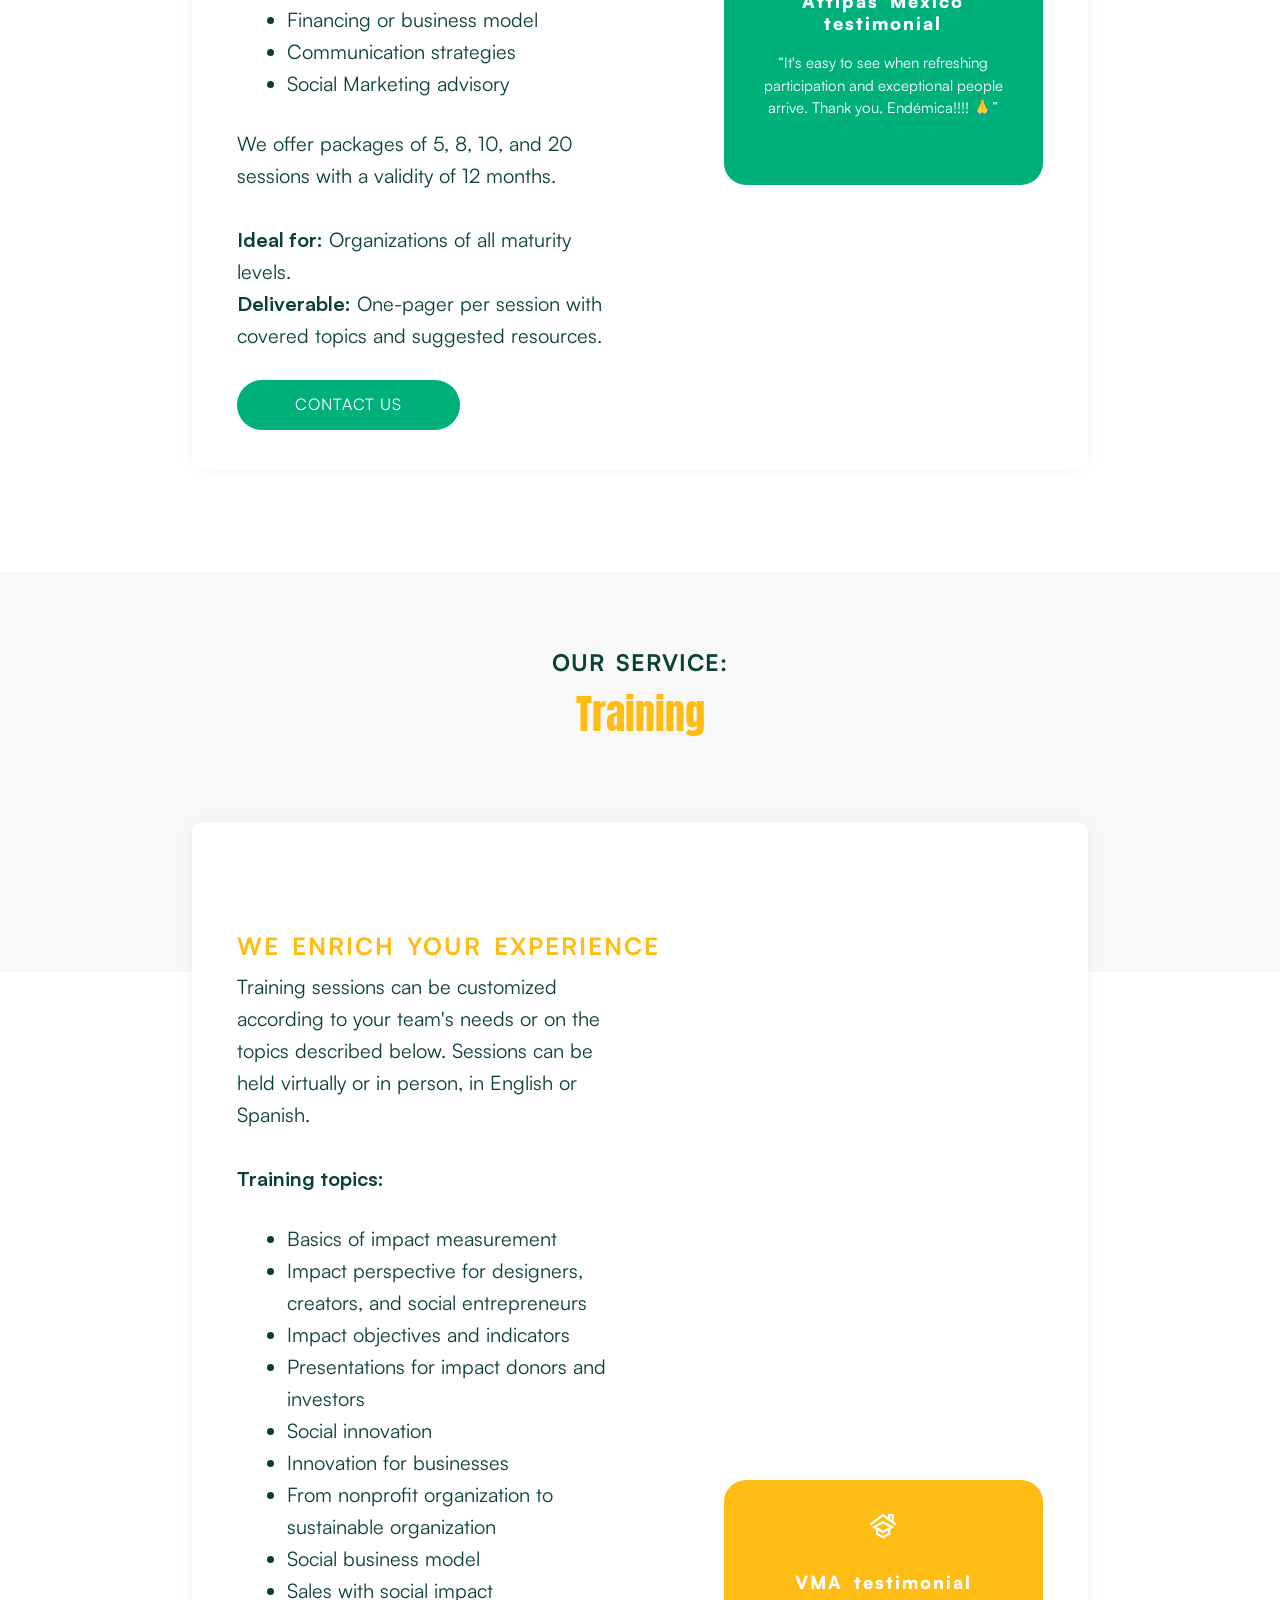
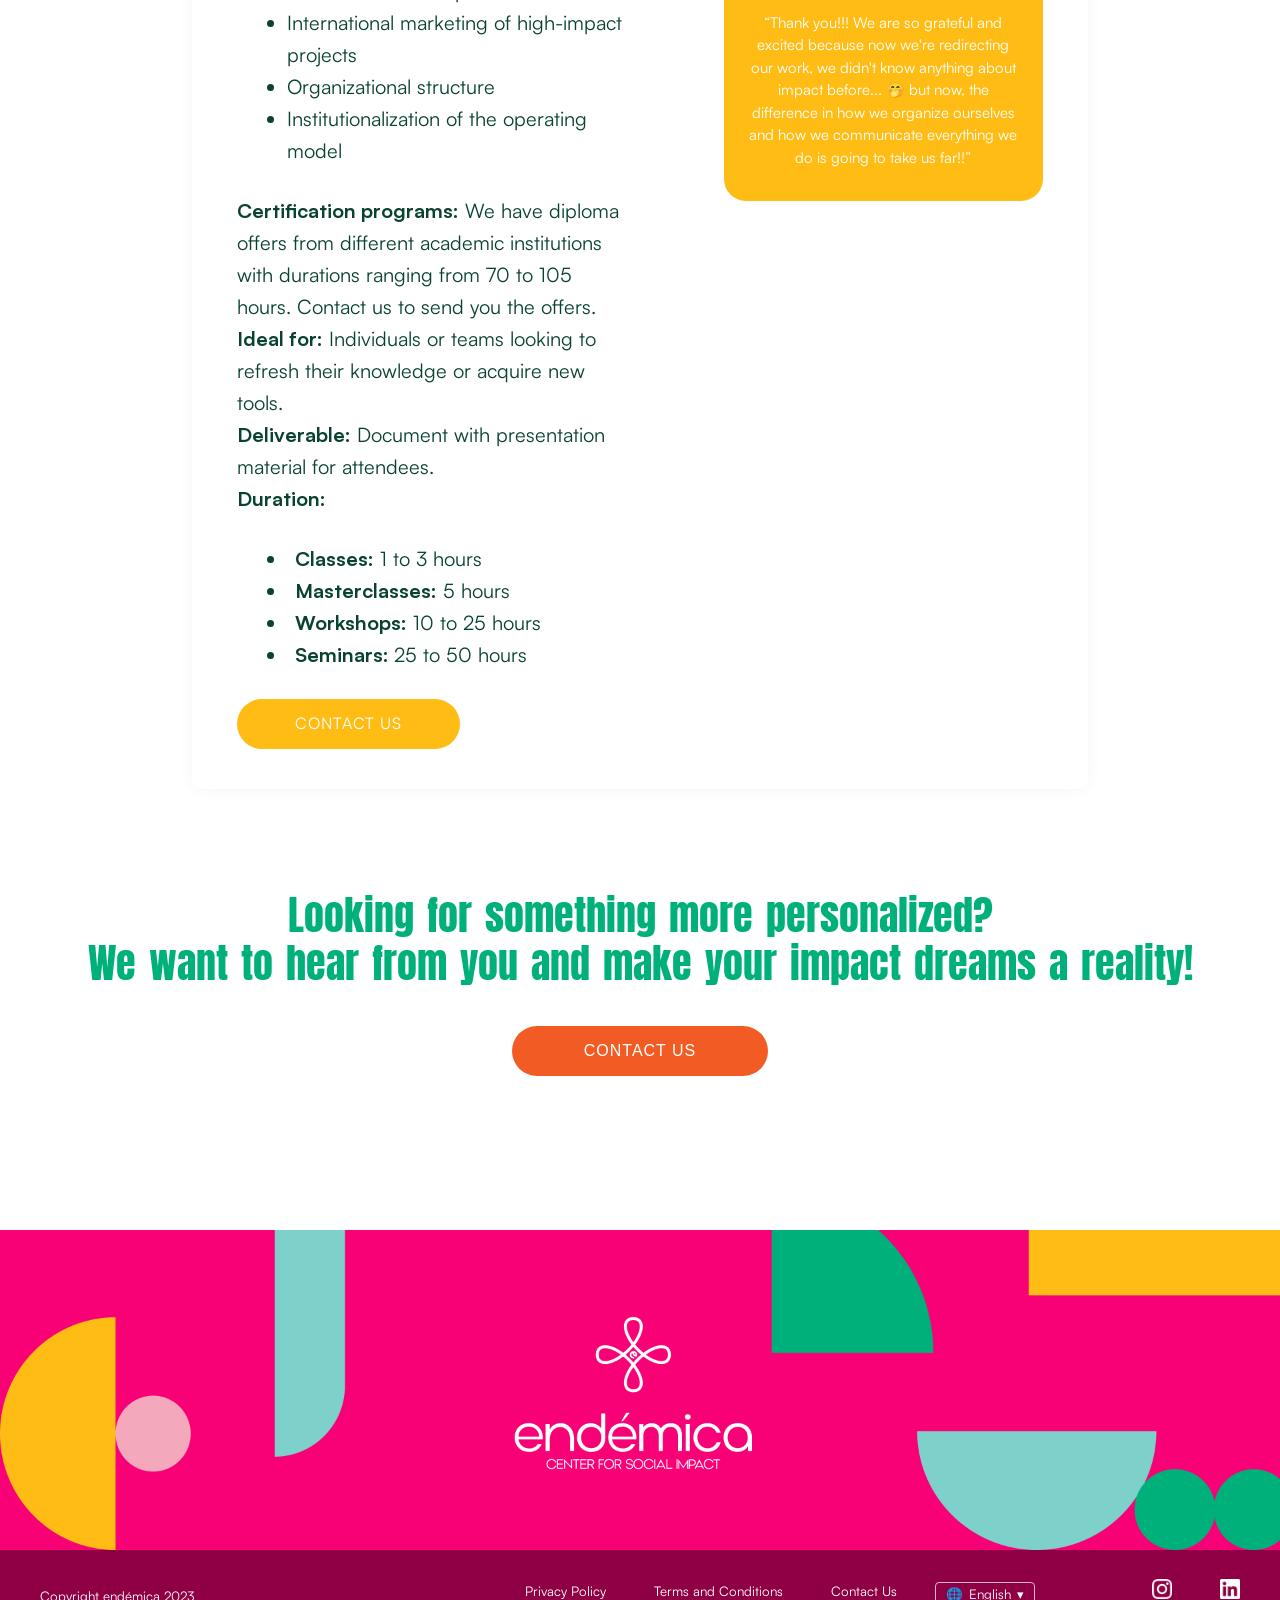
<file: en/servicios.html>
<!DOCTYPE HTML>
<html lang="en">
    <head>

		<meta charset="UTF-8">
		<meta http-equiv="x-ua-compatible" content="ie=edge">
		<title>Services | Endémica</title>
		<meta name="description" content="Endémica Center for Social Impact: social marketing, impact audits, consulting and training for organizations in Latin America.">
		<meta name="viewport" content="width=device-width, initial-scale=1">
		<!-- Favicon Icon -->
        <link rel="icon"  type="image/png" href="../assets/images/logo2.png">		
        <link rel="stylesheet" type="text/css" href="../assets/css/bootstrap.min.css"/>
        <link rel="stylesheet" type="text/css" href="../venobox/venobox.css"/>
        <link rel="stylesheet" type="text/css" href="../assets/css/plugin_theme_css.css"/>
        <link rel="stylesheet" type="text/css" href="../assets/css/witr-animate.css"/>        
		<link rel="stylesheet" type="text/css" href="../assets/css/style.css"/>
		<link rel="stylesheet" type="text/css" href="../assets/css/responsive.css"/>
		<link rel="stylesheet" type="text/css" href="../assets/css/endemica.css"/>
		<!-- modernizr js -->	
        <script src="../assets/js/vendor/modernizr-2.8.3.min.js"></script>		
		
		<style>
			p, b {
				color:#0a4231;
			}

			b {
				color:#0a4231 !important;
				font-family: 'fig4'; font-weight: bold;
			}

			#social {
				text-transform: none !important;
			}
			.list {
				color:#0a4231;
			}
			.nivo-prevNav {
			display: none;
		}
		.nivo-directionNav {
			display: none;
		}
		</style>
    </head>
<body>

<div class="onath-header-top">
	<div class="container">
	</div>
</div>

<div class="onath-main-menu hidden-xs hidden-sm witr_h_h1">
	<div class="onath_nav_area">
		<div class="container">
			<div class="row logo-left">				
				<div class="col-lg-3 col-md-3 col-sm-3 col-xs-4">
					<div class="logo">
						<a class="main_sticky_main_l" href="index.html" title="Onath">
							<img src="../img/top_logo.png" alt="Onath">
						</a>
						<a class="main_sticky_l" href="index.html" title="Onath">
							<img src="../assets/images/logo2.png" alt="Onath">
						</a>
					</div>
				</div>
				<div class="col-lg-9  col-md-9 col-sm-9 col-xs-8">
					<nav class="onath_menu">						
						<ul class="sub-menu">
							<li><a href="index.html">Home</a></li>
							<li ><a id="bolder" href="servicios.html">Services</a></li>
							<li><a href="nosotras.html">About Us</a></li>
							<li><a href="contact.html">Contact</a></li>
							<li class="e-nav-lang"><a href="../servicios.html" hreflang="es" lang="es">Español</a></li>
						</ul>
					</nav>				
				</div>
			</div> 
		</div> 
	</div> 	
</div>

 <!-- MOBILE MENU -->
 <div class="mobile_logo_area hidden-md hidden-lg">
	<div class="container">
		<div class="row">
			<div class="col-sm-12">					
				<div class="mobile_menu_logo text-center">
					<a href="index.html" title="onath">
						<img src="../img/top_logo.png" alt="onath" />
					</a>		
				</div>
			</div>
		</div>
	</div>
</div>
<!-- END MOBILE MENU --> 

<!-- MOBILE MENU AREA -->
<div class="mbm hidden-md hidden-lg header_area main-menu-area">
	<div class="menu_area mobile-menu">
		<nav>						
			<ul class="sub-menu">
				<li>
					<a href="index.html">Home</a>
				</li>
				<li ><a  id="bolder" href="servicios.html">Services</a></li>
				<li><a href="nosotras.html">About Us</a></li>
				<li><a href="contact.html">Contact</a></li>
							<li class="e-nav-lang"><a href="../servicios.html" hreflang="es" lang="es">Español</a></li>
			</ul>
		</nav>
	</div>					
</div>			
<!-- END MOBILE MENU AREA  -->



<!-- (hero eliminado según Figma) -->

<!-- witr_about_area -->

<style type="text/css">
	@media (max-width: 900px) {
		.w_btn2{
			font-size: 12px!important;
		}
	}
</style>

<style type="text/css">
	.witr_con_btn2 .w_btn2{
		padding: 10px 10px!important;
		display: flex;
		margin: auto;
		justify-content: center;
		align-items: center;
/*		width: 20%;*/
		background: #f2642f;
		border: none;
		color: white;
		text-transform: uppercase;

	}
	.btn_section{
		width: 85%;
		margin: 0 auto;
		display: flex;
		justify-content: center;
		align-items: center;
		gap: 50px;
		transform: translateY(76px);
	}
	.btn_section .witr_field2 {
		flex: 1 1 0;
		max-width: 320px;
	}
	.btn_section .witr_field2 a {
		display: block;
	}
	.btn1{
		background: #f80076!important;
	}
	.btn3{
		background:#00b07a!important ;
	}
	.btn5{
		background:#ffbc14!important ;
	}
</style>
<div class="btn_section">
	<div class="witr_field2" style="width: auto">
	<div class=" witr_con_btn2">
		<a href="#social"><button class="w_btn2" style="padding: 10px 35px!important;">Social Marketing</button></a>
	</div>
</div>
<div class="witr_field2" style="width: auto">
	<div class=" witr_con_btn2">
		<a href="#aud"><button class="w_btn2 btn1" style="padding: 10px 35px!important;">IMPACT AUDIT</button></a>
	</div>
</div>
<div class="witr_field2" style="width: auto">
	<div class=" witr_con_btn2">
		<a href="#cons"><button class="w_btn2 btn3" style="padding: 10px 35px!important;">CONSULTANCY</button></a>
	</div>
</div>
<div class="witr_field2" style="width: auto">
	<div class=" witr_con_btn2">
		<a href="#cap"><button class="w_btn2 btn5" style="padding: 10px 35px!important;">TRAINING</button></a>
	</div>
</div>
</div>
<br><br><br><br>
<!-- onath_counter_area -->
<style type="text/css">
	.social_mark {
		height: 400px;
		background: #f8f8f8;
		position: relative; /* Add position relative to create a positioning context */
	}
	.card_seaction {
		width: 70%;
		position: relative;
		background: #ffffff;
		display: flex;
		margin: auto;
		border-radius: 10px;
		margin-top: -150px; 
		box-shadow: 0px 0px 17px -1px rgba(0, 0, 0, 0.05);
	}
	.card_container{
		padding: 20px;
	}
	.witr_about_area{
		padding: 20px 0px 20px!important;
	}
	.witr_text_widget.witr_about_widget p, li{
		padding-right: 60px!important;
		font-size: 20px;
	}
	.btn7 {
    width: 50%!important;
    margin: inherit!important;
	}
	.text-cente h2, h3{
		text-transform: uppercase;
	}
	.list{
		list-style: disc!important;
	}
	.witr_righti.single_image img{
		margin-left: 0px!important;
		/* height: 450px; */
	}
	.last_img img{
		height: 900px!important;
	}
	/* .img3 img{
		height: 600px!important;
	} */
	.witr_con_btn2 .w_btn2{
		display: flex;
		margin: auto;
		justify-content: center;
		align-items: center;
/*		width: 20%;*/
		background: #f25c24;
		border: none;
		color: white;
		font-size: 16px;
		letter-spacing: 1px;

	}
	.btn{
		width: 20%!important;
	}
</style>

<div class="social_mark">
	<div class="row">
		<div class="col-lg-12">
			<div class="witr_section_title">
				<br><br><br>
				<div class="witr_section_title_inner text-center">
					<h2 class="e-eyebrow" style="color:#0a4231; font-family: \'fig4\'; font-weight: bold;">Our service:</h2>
					<h3 id="social" class="e-h2" style="color:#f2642f; text-transform: none !important;">Social Marketing</h3>
				</div>
			</div>
		</div>
	</div>
</div>
<style>
	.btn_section{
		width: 85%;
		display: flex;
		margin: auto;
		justify-content: center;
		align-items: center;
		transform: translateY(45px);
	}
	.witr_text_widget_inner h3{
		font-family: 'fig2';
		font-weight: bold;
	}
	@media (max-width: 900px) {
		.btn_section{
			flex-direction: column;
			justify-content: center;
			align-items: center;
			transform: none;
		}
		.btn_section .witr_field2{
			width: 90%;
		}
		.card_seaction, .text-center h3, .w_btn2{
			width: 90%!important;
		}
		.card_container{
			padding: 0;
		}
		.witr_text_widget_inner h3{
			font-size: 25px!important;
			text-align: center;
		}
		.witr_text_widget{
			margin-top: 0!important;
		}
		.witr_text_widget.witr_about_widget p, li{
			padding-right: 0!important;
			font-size: 18px;
			/* text-align: center; */
		}
		.witr_con_btn2 button{
			width: 100%!important;
		}
		
		/*.img3 img, .last_img img{
		    height: 500px!important;
		} remove to have a nice display */
	}
	
	
	@media (max-width: 767px){
.footer-menu ul {
    margin: 10px 0 0;
    text-align: center !important;
    display: flex;
    flex-direction: column;
    justify-content: center;
}
.social{
    display: flex;
    flex-direction: row!important;
}
}
</style>
<div class="card_seaction">
	<div class="card_container">
		<div class="witr_about_area">
	<div class="container">
		<div class="row">
			
			<div class="col-lg-7 col-md-12 col-sm-12">
               <div class="witr_text_widget witr_about_widget">
					<div class="witr_text_widget_inner">
						<h3 style="font-size: clamp(24px, 1.82vw, 35px);
						color: #f2642f;
						">WE REDESIGN YOUR COMMUNICATION
						</h3>	
					
						<p>Together with your organization, we redesign the way you communicate your impact to delight donors, investors, clients, or key alliances. Social Marketing allows for temporary or permanent campaigns to highlight the transformation you have achieved and the commitments you have made through your work.<br><br> <b style="font-family: 'fig4'; font-weight: bold;"> Ideal for:</b> Medium to highly mature organizations that understand their impact. <br> <b style="font-family: 'fig4'; font-weight: bold;">Deliverable:</b>  Social Marketing Manual.</p>								
					</div>
				</div>
				<div class="witr_field2">
					<div class=" witr_con_btn2">
						<a href="contact.html#contact-form" class="w_btn2 btn7">CONTACT US</a>
					</div>
				</div>
			</div>
			<div class="col-lg-5 col-md-12 col-sm-12">
				<div class="single_image witr_righti">
					<div class="e-tcard" style="background:#f4612c"><svg class="e-tcard-icon" xmlns="http://www.w3.org/2000/svg" width="24" height="24" viewBox="0 0 24 24" fill="none" stroke="currentColor" stroke-width="2" stroke-linecap="round" stroke-linejoin="round" aria-hidden="true"><path d="M11 6a13 13 0 0 0 8.4-2.8A1 1 0 0 1 21 4v12a1 1 0 0 1-1.6.8A13 13 0 0 0 11 14H5a2 2 0 0 1-2-2V8a2 2 0 0 1 2-2z"/><path d="M6 14a12 12 0 0 0 2.4 7.2 2 2 0 0 0 3.2-2.4A8 8 0 0 1 10 14"/><path d="M8 6v8"/></svg><h4>Client testimonial</h4><p>“That's what it is like to work with experts. What they say in the sessions, that's what I want, and that's what we will do.”</p></div>
				</div> 				
			</div>	
		</div>
	</div>						
</div>	
	</div>
</div><br><br><br><br>

<!-- *************second seaction start************ -->

<div class="social_mark">
	<div class="row">
		<div class="col-lg-12">
			<div class="witr_section_title">
				<br><br><br>
				<div class="witr_section_title_inner text-center">
					<h2 class="e-eyebrow" style="color:#0a4231; font-family: \'fig4\'; font-weight: bold;">OUR SERVICE:</h2>
					<h3 id="aud" class="e-h2" style="color:#f80076; text-transform: none;">Impact Audit</h3>
				</div>
			</div>
		</div>
	</div>
</div>

<div class="card_seaction">
	<div class="card_container">
		<div class="witr_about_area">
	<div class="container">
		<div class="row">
			
			<div class="col-lg-7 col-md-12 col-sm-12">
               <div class="witr_text_widget witr_about_widget">
					<div class="witr_text_widget_inner">
						<h3 style="font-size: clamp(24px, 1.82vw, 35px);
						color: #f80076;
						text-transform: uppercase;
						">WE IMPROVE YOUR IMPACT MODEL
						</h3>	
					
						<p>Gain an external and objective perspective on your impact model, enabling you to make innovative changes and find the path of continuous improvement to enhance your impact and/or mitigate potential crises. If your organization already knows its impact indicators and already monitors and/or reports its impact, this service is ideal for you. <br><br><b>Ideal for:</b> Mature organizations that understand their impact. <br><b>Deliverable:</b> Impact status report and improvement suggestions.  <br> <b>Recommended workflow:</b>  Audit once every 12 or 18 months</p>								
					</div>
				</div>
				<div class="witr_field2">
					<div class=" witr_con_btn2">
						<a href="contact.html#contact-form" style="background: #f80076;" class="w_btn2 btn7">CONTACT US</a>
					</div>
				</div>
			</div>
			<div class="col-lg-5 col-md-12 col-sm-12">
				<div class="single_image witr_righti">
					<div class="e-tcard" style="background:#fa0079"><svg class="e-tcard-icon" xmlns="http://www.w3.org/2000/svg" width="24" height="24" viewBox="0 0 24 24" fill="none" stroke="currentColor" aria-hidden="true"><g fill="none" stroke="currentColor" stroke-linecap="round" stroke-linejoin="round" stroke-width="2"><circle cx="9.5" cy="14.5" r="3.5"/><path d="M8 5L4 9a1 1 0 0 0 11 11l7-7m-6-2l6-6m-6-1l2-2m-5 5"/></g></svg><h4>Rutopia testimonial</h4><p>“My original idea was to establish a baseline to continuously measure my business impact, which could help us see what we were doing well and identify any potential red flags... but I gained as well a broader understanding of my business.”</p></div>
				</div> 				
			</div>	
		</div>
	</div>						
</div>	
	</div>
</div><br><br><br><br>

<!-- **************** third seaction start ************** -->

<div class="social_mark">
	<div class="row">
		<div class="col-lg-12">
			<div class="witr_section_title">
				<br><br><br>
				<div class="witr_section_title_inner text-center">
					<h2 class="e-eyebrow" style="color:#0a4231; font-family: \'fig4\'; font-weight: bold;">OUR SERVICE:</h2>
					<h3 id="cons" class="e-h2" style="color:#00b07a; text-transform:none;">Consultancy</h3>
				</div>
			</div>
		</div>
	</div>
</div>

<div class="card_seaction">
	<div class="card_container">
		<div class="witr_about_area">
	<div class="container">
		<div class="row">
			
			<div class="col-lg-7 col-md-12 col-sm-12">
               <div class="witr_text_widget witr_about_widget">
					<div class="witr_text_widget_inner">
						<h3 style="font-size: clamp(24px, 1.82vw, 35px);
						color: #00b07a;
						text-transform: uppercase;
						">WE COMPLEMENT YOUR PERSPECTIVE
						</h3>	
					
						<p>We address topics that are important to your organization in 45 to 95-minute work sessions. We recommend consultancy if you want to review or change:
							<ul style="padding-left: 50px;">
								<li class="list">Impact objectives</li>
								<li class="list"> Impact indicators</li>
								<li class="list"> Field data collection tools</li>
								<li class="list"> Impact pathway</li>
								<li class="list"> Operating model</li>
								<li class="list"> Financing or business model</li>
								<li class="list"> Communication strategies</li>
								<li class="list">  Social Marketing advisory</li>
							</ul>	
							</p>
							 <p>We offer packages of 5, 8, 10, and 20 sessions with a validity of 12 months. <br><br><b>Ideal for:</b>  Organizations of all maturity levels. <br><b>Deliverable:</b>  One-pager per session with covered topics and suggested resources.<br></p>							
					</div>
				</div>
				<div class="witr_field2">
					<div class=" witr_con_btn2">
						<a href="contact.html#contact-form" style="background: #00b07a;" class="w_btn2 btn7">CONTACT US</a>
					</div>
				</div>
			</div>
			<div class="col-lg-5 col-md-12 col-sm-12">
				<div class="single_image witr_righti img3">
					<div class="e-tcard" style="background:#00b07a"><svg class="e-tcard-icon" xmlns="http://www.w3.org/2000/svg" viewBox="20 34 80 60" width="120" height="120" fill="none" stroke="#ffffff" stroke-width="5.5" aria-hidden="true"><path d="M 48 48 A 23 23 0 0 0 26 78 L 23 89 L 34 86 A 23 23 0 0 0 68 72" /><path d="M 41 64 A 6 6 0 1 1 51 68 C 51 71 47 72 47 75" /><circle cx="47" cy="81" r="1" fill="#ffffff" /><path d="M 94 64 L 97 75 L 86 72 A 23 23 0 1 1 94 64 Z" /><line x1="74" y1="38" x2="74" y2="57" /><line x1="65" y1="57" x2="83" y2="57" /><path d="M 61 42 Q 67.5 47 74 42 Q 80.5 47 87 42" /><line x1="63" y1="44" x2="63" y2="48" /><line x1="85" y1="44" x2="85" y2="48" /></svg><h4>Attipas México testimonial</h4><p>“It's easy to see when refreshing participation and exceptional people arrive. Thank you, Endémica!!!! 🙏”</p></div>
				</div> 				
			</div>	
		</div>
	</div>						
</div>	
	</div>
</div><br><br><br><br>


<!-- **************** 4th seaction start ************** -->

<div class="social_mark">
	<div class="row">
		<div class="col-lg-12">
			<div class="witr_section_title">
				<br><br><br>
				<div class="witr_section_title_inner text-center">
					<h2 class="e-eyebrow" style="color:#0a4231; font-family: \'fig4\'; font-weight: bold;">OUR SERVICE:</h2>
					<h3 id="cap" class="e-h2" style="color:#ffbc14; text-transform:none !important;">Training</h3>
				</div>
			</div>
		</div>
	</div>
</div>

<div class="card_seaction">
	<div class="card_container">
		<div class="witr_about_area">
	<div class="container">
		<div class="row">
			
			<div class="col-lg-7 col-md-12 col-sm-12">
               <div class="witr_text_widget witr_about_widget">
					<div class="witr_text_widget_inner">
						<h3 style="font-size: clamp(24px, 1.82vw, 35px);
						color: #ffbc14;
						text-transform: uppercase;
						">WE ENRICH YOUR EXPERIENCE
						</h3>	
					
						<p>Training sessions can be customized according to your team's needs or on the topics described below. Sessions can be held virtually or in person, in English or Spanish. <br><br>
								<b style="font-family: 'fig4'; font-weight: bold;">Training topics:</b>
							<ul  style="padding-left: 50px;">
								<li class="list">Basics of impact measurement</li>
								<li class="list"> Impact perspective for designers, creators, and social entrepreneurs</li>
								<li class="list"> Impact objectives and indicators</li>
								<li class="list"> Presentations for impact donors and investors</li>
								<li class="list">  Social innovation</li>
								<li class="list">  Innovation for businesses</li>
								<li class="list"> From nonprofit organization to <br>
								sustainable organization</li>
								<li class="list"> Social business model</li>
								<li class="list">Sales with social impact</li>
								<li class="list">International marketing of high-impact projects</li>
								<li class="list">Organizational structure</li>
								<li class="list"> Institutionalization of the operating model</li>
								
							</ul>	
							</p>
							 <p><b>Certification programs:</b> We have diploma offers from different academic institutions with durations ranging from 70 to 105 hours. Contact us to send you the offers.<br><b>Ideal for:</b> Individuals or teams looking to refresh their knowledge or acquire new tools.<br> <b>Deliverable:</b>  Document with presentation material for attendees.<br> <b>Duration:</b>
								<li class="list"  style="padding-left: 30px;"> <b>Classes:</b> 1 to 3 hours </li>
								<li class="list"  style="padding-left: 30px;"> <b>Masterclasses:</b> 5 hours </li>
								<li class="list"  style="padding-left: 30px;"><b>Workshops:</b>  10 to 25 hours </li>
								<li class="list"  style="padding-left: 30px;"> <b>Seminars: </b>25 to 50 hours</li>
								 </p>							
					</div>
				</div>
				<div class="witr_field2">
					<div class=" witr_con_btn2">
						<a href="contact.html#contact-form" style="background: #ffbc14;" class="w_btn2 btn7">CONTACT US</a>
					</div>
				</div>
			</div>
			<div class="col-lg-5 col-md-12 col-sm-12">
				<div class="single_image witr_righti last_img">
					<div class="e-tcard" style="background:#ffbc14"><svg class="e-tcard-icon" xmlns="http://www.w3.org/2000/svg" viewBox="15 18 70 63" width="100" height="100" fill="none" stroke="#ffffff" stroke-width="5.5" aria-hidden="true"><path d="M 18 46 L 50 22 L 82 46" /><path d="M 65 33.25 V 22 H 74 V 40" /><path d="M 50 40 L 72 52 L 50 64 L 28 52 Z" /><path d="M 35 56 V 69 L 50 77 L 65 69 V 56" /></svg><h4>VMA testimonial</h4><p>“Thank you!!! We are so grateful and excited because now we're redirecting our work, we didn't know anything about impact before... 🤭 but now, the difference in how we organize ourselves and how we communicate everything we do is going to take us far!!”</p></div>
				</div> 				
			</div>	
		</div>
	</div>						
</div>	
	</div>
</div><br><br><br><br>

<div class="witr_section_title_inner text-center">
					
					<h2 class="e-h2" style="color:#00b07a;">
						Looking for something more personalized?<br>
						We want to hear from you and make your impact dreams a reality!
					</h2>
				</div><br>
				<div class="witr_field2">
	<div class=" witr_con_btn2">
		<a href="contact.html#contact-form" class="w_btn2 btn">CONTACT US</a>
	</div><br><br><br><br>
</div><br><br>



<div class="witrfm_area">
	<img src="../assets/images & icons/Inicio Assets/Foto footer.png" alt="">
	<!-- FOOTER BOTTOM AREA -->
	<div class="footer-bottom">
		<div class="container">
			<div class="row">
				<div class="col-lg-3 col-md-5  col-sm-12">
					<div class="copy-right-text">
						<p style="font-size: 13px;">Copyright endémica 2023</p>
					</div>
				</div>
				<div class="col-lg-7 col-md-6  col-sm-12">				
					<div class="footer-menu">
						<ul  class="text-right">
							<li><a href="privacy.html" style="font-size: 13px;">Privacy Policy</a></li>
							<li><a href="terms.html" style="font-size: 13px;">Terms and Conditions</a></li>
							<li><a href="contact.html" style="font-size: 13px;">Contact Us</a></li>
							<li class="e-lang-li"><div class="e-lang" data-e-lang><button type="button" class="e-lang__btn" aria-haspopup="true" aria-expanded="false"><span aria-hidden="true">🌐</span> English <span aria-hidden="true">▾</span></button><ul class="e-lang__menu"><li><a href="../servicios.html" hreflang="es" lang="es">Español</a></li></ul></div></li>
						</ul> 				
					</div>
				</div>
				<div class="col-lg-2 col-md-6  col-sm-12">				
					<div class="footer-menu ">
						<ul  class="text-right social">
							<a href="https://www.instagram.com/endemica_social?igsh=ZjQyb2xzaGgwajBq" target="_blank">
								<img src="../assets/images & icons/Inicio Assets/Instagram icon footer.png" alt="" style="height:20px;">
							</a> &nbsp;&nbsp;&nbsp;
							<a href="https://www.linkedin.com/company/endémica-social/" target="_blank"><img src="../assets/images & icons/Inicio Assets/LinkedIn icon footer.png" alt="" style="height:20px;"></a>
						</ul> 				
					</div>
				</div>
			</div>
		</div>
	</div>
</div>	
		
	

        <!-- Include All JS -->
        <script src="../assets/js/vendor/jquery-3.5.1.min.js"></script>
        <script src="../assets/js/bootstrap.min.js"></script>
        <script src="../assets/js/isotope.pkgd.min.js"></script>
        <script src="../assets/js/owl.carousel.min.js"></script>
        <script src="../assets/js/jquery.nivo.slider.pack.js"></script>
        <script src="../assets/js/slick.min.js"></script>
        <script src="../assets/js/imagesloaded.pkgd.min.js"></script>
        <script src="../venobox/venobox.min.js"></script>
        <script src="../assets/js/jquery.appear.js"></script>
        <script src="../assets/js/jquery.knob.js"></script>
        <script src="../assets/js/BeerSlider.js"></script>
        <script src="../assets/js/theme-pluginjs.js"></script>
        <script src="../assets/js/jquery.meanmenu.js"></script>
        <script src="../assets/js/ajax-mail.js"></script>		
        <script src="../assets/js/theme.js"></script>
	
	<script id="e-lang-js">(function(){var w=document.querySelector("[data-e-lang]");if(!w)return;var b=w.querySelector("button");b.addEventListener("click",function(e){e.stopPropagation();var o=w.classList.toggle("is-open");b.setAttribute("aria-expanded",o)});document.addEventListener("click",function(){w.classList.remove("is-open");b.setAttribute("aria-expanded","false")});})();</script>
	</body>
</html>
</file>
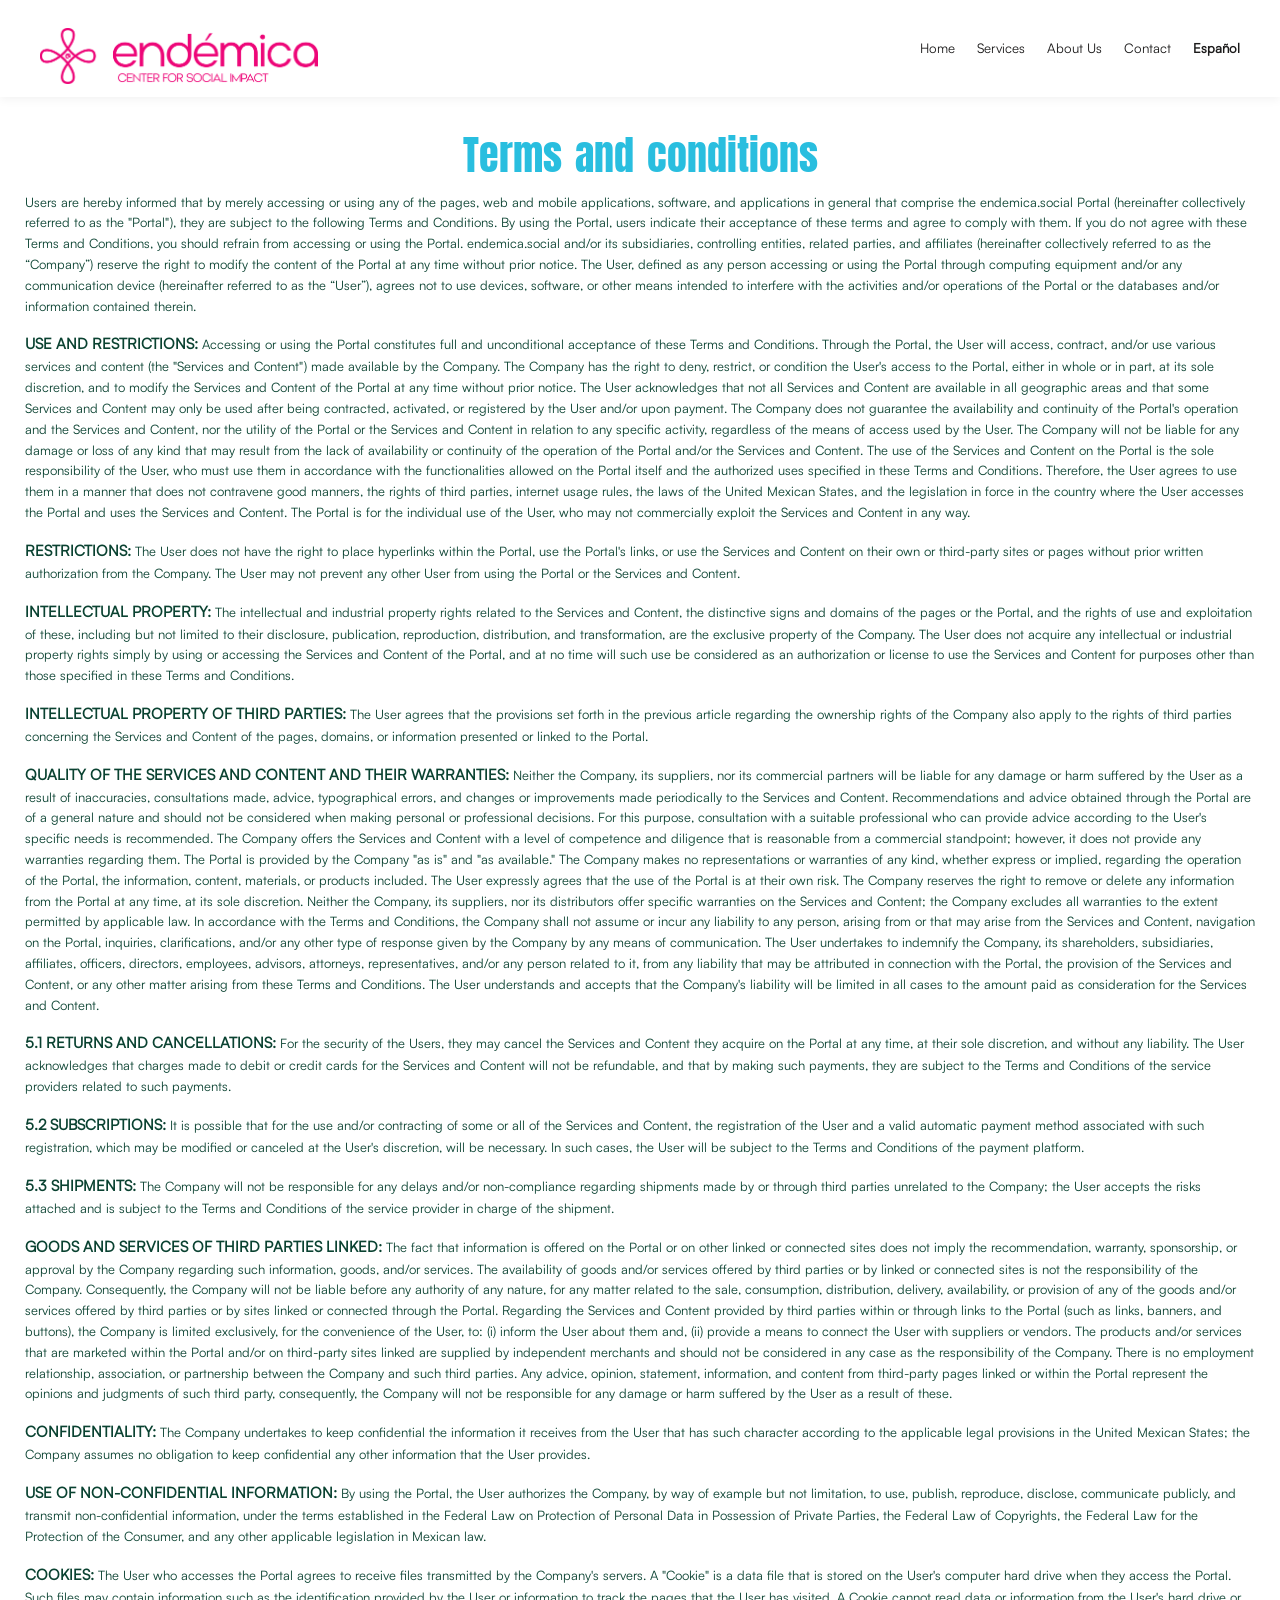
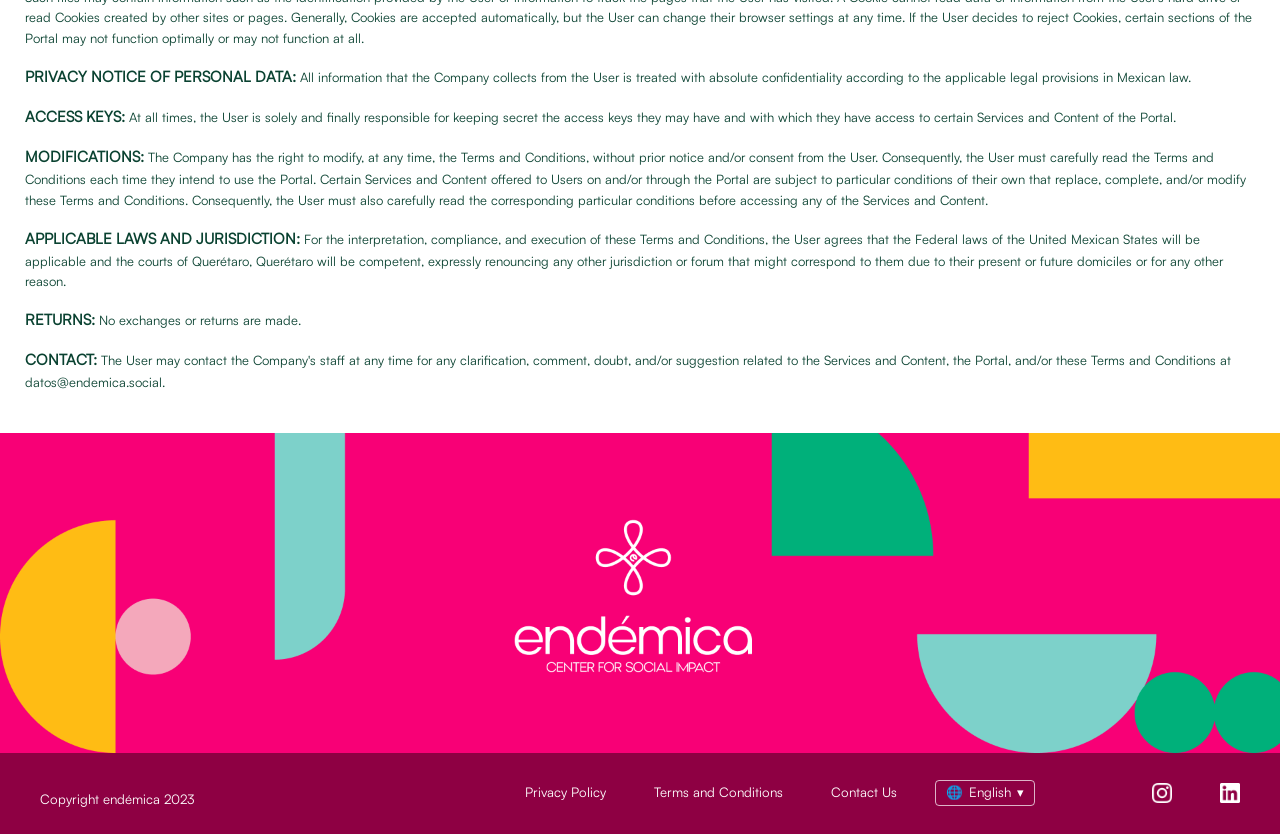
<file: en/terms.html>
<!DOCTYPE HTML>
<html lang="en">

<head>

	<meta charset="UTF-8">
	<meta http-equiv="x-ua-compatible" content="ie=edge">
	<title>Terms and Conditions | Endémica</title>
	<meta name="description" content="Endémica Center for Social Impact: social marketing, impact audits, consulting and training for organizations in Latin America.">
	<meta name="viewport" content="width=device-width, initial-scale=1">
	<!-- Favicon Icon -->
	<link rel="icon" type="image/png" href="../assets/images & icons/Nosotros Assets/Icon ¿por qué endémica_.png">
	<link rel="stylesheet" type="text/css" href="../assets/css/bootstrap.min.css" />
	<link rel="stylesheet" type="text/css" href="../venobox/venobox.css" />
	<link rel="stylesheet" type="text/css" href="../assets/css/plugin_theme_css.css" />
	<link rel="stylesheet" type="text/css" href="../assets/css/witr-animate.css" />
	<link rel="stylesheet" type="text/css" href="../assets/css/style.css" />
	<link rel="stylesheet" type="text/css" href="../assets/css/responsive.css" />
		<link rel="stylesheet" type="text/css" href="../assets/css/endemica.css"/>
	<!-- modernizr js -->
	<script src="../assets/js/vendor/modernizr-2.8.3.min.js"></script>

	<style>
		.sub_heading{
			font-size: 14px;
		}
		p{
			font-size: 13px;
		}
		p, b{
            color:#0a4231;
        }
	</style>
</head>

<body>

	<div class="onath-header-top">
		<div class="container">
		</div>
	</div>

	<div class="onath-main-menu hidden-xs hidden-sm witr_h_h1">
		<div class="onath_nav_area">
			<div class="container">
				<div class="row logo-left">
					<div class="col-lg-3 col-md-3 col-sm-3 col-xs-4">
						<!--<div class="logo">
							<a class="main_sticky_main_l" href="index.html" title="Onath">
								<img src="../assets/images & icons/Inicio Assets/Logo de menú.png" alt="Onath">
							</a>
							<a class="main_sticky_l" href="index.html" title="Onath">
								<img src="../assets/images/logo2.png" alt="Onath">
							</a>
						</div>-->
						<div class="logo">
							<a class="main_sticky_main_l" href="index.html" title="Onath">
								<img src="../img/top_logo.png" alt="Onath">
							</a>
							<a class="main_sticky_l" href="index.html" title="Onath">
								<img src="../assets/images/logo2.png" alt="Onath">
							</a>
						</div>
					</div>
					<div class="col-lg-9  col-md-9 col-sm-9 col-xs-8">
						<nav class="onath_menu">
							<ul class="sub-menu">
								<li>
									<a href="index.html">Home</a>
								</li>
								<li><a href="servicios.html">Services</a></li>
								<li><a href="nosotras.html">About Us</a></li>
								<li><a href="contact.html">Contact</a></li>
							<li class="e-nav-lang"><a href="../terms.html" hreflang="es" lang="es">Español</a></li>
							</ul>
						</nav>
					</div>
				</div>
			</div>
		</div>
	</div>
	<div class="mobile_logo_area hidden-md hidden-lg">
		<div class="container">
			<div class="row">
				<div class="col-sm-12">
					<div class="mobile_menu_logo text-center">
						<a href="index.html" title="onath">
							<img src="../img/top_logo.png" alt="onath" />
						</a>
					</div>
				</div>
			</div>
		</div>
	</div>
	<!-- END MOBILE MENU -->

	<!-- MOBILE MENU AREA -->
	<div class="mbm hidden-md hidden-lg header_area main-menu-area">
		<div class="menu_area mobile-menu">
			<nav>
				<ul class="sub-menu">
					<li>
						<a href="index.html">Home</a>
					</li>
					<li><a href="servicios.html">Services</a></li>
					<li><a href="nosotras.html">About Us</a></li>
					<li><a href="contact.html">Contact</a></li>
							<li class="e-nav-lang"><a href="../terms.html" hreflang="es" lang="es">Español</a></li>
				</ul>
			</nav>
		</div>
	</div>

	<!-- MOBILE MENU -->

	<style type="text/css">
		.onath-blog-area {
			padding: 30px 0 0px !important;
		}

		.sub_heading {
			color: #0a4231;
			font-size: 15px;
			font-weight: bold;
		}
	</style>

	<!-- onath-blog-area -->
	<div class="onath-blog-area">
		<div class="container">
			<div class="row">
				<div class=" col-lg-12">
					<div class="witr_section_title">
						<div class="witr_section_title_inner text-center">
							<h2 class="e-h2" style="color: #29bedf;">Terms and conditions</h2>
						</div>
					</div>
				</div class="terms">
				<p>Users are hereby informed that by merely accessing or using any of the pages, web and mobile applications, software, and applications in general that comprise the endemica.social Portal (hereinafter collectively referred to as the "Portal"), they are subject to the following Terms and Conditions. By using the Portal, users indicate their acceptance of these terms and agree to comply with them. If you do not agree with these Terms and Conditions, you should refrain from accessing or using the Portal. endemica.social and/or its subsidiaries, controlling entities, related parties, and affiliates (hereinafter collectively referred to as the “Company”) reserve the right to modify the content of the Portal at any time without prior notice. The User, defined as any person accessing or using the Portal through computing equipment and/or any communication device (hereinafter referred to as the “User”), agrees not to use devices, software, or other means intended to interfere with the activities and/or operations of the Portal or the databases and/or information contained therein.</p>
				<p><span class="sub_heading">USE AND RESTRICTIONS:</span> Accessing or using the Portal constitutes full and unconditional acceptance of these Terms and Conditions. Through the Portal, the User will access, contract, and/or use various services and content (the "Services and Content") made available by the Company. The Company has the right to deny, restrict, or condition the User's access to the Portal, either in whole or in part, at its sole discretion, and to modify the Services and Content of the Portal at any time without prior notice. The User acknowledges that not all Services and Content are available in all geographic areas and that some Services and Content may only be used after being contracted, activated, or registered by the User and/or upon payment. The Company does not guarantee the availability and continuity of the Portal's operation and the Services and Content, nor the utility of the Portal or the Services and Content in relation to any specific activity, regardless of the means of access used by the User. The Company will not be liable for any damage or loss of any kind that may result from the lack of availability or continuity of the operation of the Portal and/or the Services and Content. The use of the Services and Content on the Portal is the sole responsibility of the User, who must use them in accordance with the functionalities allowed on the Portal itself and the authorized uses specified in these Terms and Conditions. Therefore, the User agrees to use them in a manner that does not contravene good manners, the rights of third parties, internet usage rules, the laws of the United Mexican States, and the legislation in force in the country where the User accesses the Portal and uses the Services and Content. The Portal is for the individual use of the User, who may not commercially exploit the Services and Content in any way.</p>
				<p><span class="sub_heading">RESTRICTIONS:</span> The User does not have the right to place hyperlinks within the Portal, use the Portal's links, or use the Services and Content on their own or third-party sites or pages without prior written authorization from the Company. The User may not prevent any other User from using the Portal or the Services and Content.</p>
				<p><span class="sub_heading">INTELLECTUAL PROPERTY:</span> The intellectual and industrial property rights related to the Services and Content, the distinctive signs and domains of the pages or the Portal, and the rights of use and exploitation of these, including but not limited to their disclosure, publication, reproduction, distribution, and transformation, are the exclusive property of the Company. The User does not acquire any intellectual or industrial property rights simply by using or accessing the Services and Content of the Portal, and at no time will such use be considered as an authorization or license to use the Services and Content for purposes other than those specified in these Terms and Conditions.</p>
				<p><span class="sub_heading">INTELLECTUAL PROPERTY OF THIRD PARTIES:</span> The User agrees that the provisions set forth in the previous article regarding the ownership rights of the Company also apply to the rights of third parties concerning the Services and Content of the pages, domains, or information presented or linked to the Portal.</p>
				<p><span class="sub_heading">QUALITY OF THE SERVICES AND CONTENT AND THEIR WARRANTIES:</span> Neither the Company, its suppliers, nor its commercial partners will be liable for any damage or harm suffered by the User as a result of inaccuracies, consultations made, advice, typographical errors, and changes or improvements made periodically to the Services and Content. Recommendations and advice obtained through the Portal are of a general nature and should not be considered when making personal or professional decisions. For this purpose, consultation with a suitable professional who can provide advice according to the User's specific needs is recommended. The Company offers the Services and Content with a level of competence and diligence that is reasonable from a commercial standpoint; however, it does not provide any warranties regarding them. The Portal is provided by the Company "as is" and "as available." The Company makes no representations or warranties of any kind, whether express or implied, regarding the operation of the Portal, the information, content, materials, or products included. The User expressly agrees that the use of the Portal is at their own risk. The Company reserves the right to remove or delete any information from the Portal at any time, at its sole discretion. Neither the Company, its suppliers, nor its distributors offer specific warranties on the Services and Content; the Company excludes all warranties to the extent permitted by applicable law. In accordance with the Terms and Conditions, the Company shall not assume or incur any liability to any person, arising from or that may arise from the Services and Content, navigation on the Portal, inquiries, clarifications, and/or any other type of response given by the Company by any means of communication. The User undertakes to indemnify the Company, its shareholders, subsidiaries, affiliates, officers, directors, employees, advisors, attorneys, representatives, and/or any person related to it, from any liability that may be attributed in connection with the Portal, the provision of the Services and Content, or any other matter arising from these Terms and Conditions. The User understands and accepts that the Company's liability will be limited in all cases to the amount paid as consideration for the Services and Content.</p>
				<p><span class="sub_heading">5.1 RETURNS AND CANCELLATIONS:</span> For the security of the Users, they may cancel the Services and Content they acquire on the Portal at any time, at their sole discretion, and without any liability. The User acknowledges that charges made to debit or credit cards for the Services and Content will not be refundable, and that by making such payments, they are subject to the Terms and Conditions of the service providers related to such payments.</p>
				<p><span class="sub_heading">5.2 SUBSCRIPTIONS:</span> It is possible that for the use and/or contracting of some or all of the Services and Content, the registration of the User and a valid automatic payment method associated with such registration, which may be modified or canceled at the User's discretion, will be necessary. In such cases, the User will be subject to the Terms and Conditions of the payment platform.</p>
				<p><span class="sub_heading">5.3 SHIPMENTS:</span> The Company will not be responsible for any delays and/or non-compliance regarding shipments made by or through third parties unrelated to the Company; the User accepts the risks attached and is subject to the Terms and Conditions of the service provider in charge of the shipment.</p>
				<p><span class="sub_heading">GOODS AND SERVICES OF THIRD PARTIES LINKED:</span> The fact that information is offered on the Portal or on other linked or connected sites does not imply the recommendation, warranty, sponsorship, or approval by the Company regarding such information, goods, and/or services. The availability of goods and/or services offered by third parties or by linked or connected sites is not the responsibility of the Company. Consequently, the Company will not be liable before any authority of any nature, for any matter related to the sale, consumption, distribution, delivery, availability, or provision of any of the goods and/or services offered by third parties or by sites linked or connected through the Portal. Regarding the Services and Content provided by third parties within or through links to the Portal (such as links, banners, and buttons), the Company is limited exclusively, for the convenience of the User, to: (i) inform the User about them and, (ii) provide a means to connect the User with suppliers or vendors. The products and/or services that are marketed within the Portal and/or on third-party sites linked are supplied by independent merchants and should not be considered in any case as the responsibility of the Company. There is no employment relationship, association, or partnership between the Company and such third parties. Any advice, opinion, statement, information, and content from third-party pages linked or within the Portal represent the opinions and judgments of such third party, consequently, the Company will not be responsible for any damage or harm suffered by the User as a result of these.</p>
				<p><span class="sub_heading">CONFIDENTIALITY:</span> The Company undertakes to keep confidential the information it receives from the User that has such character according to the applicable legal provisions in the United Mexican States; the Company assumes no obligation to keep confidential any other information that the User provides.</p>
				<p><span class="sub_heading">USE OF NON-CONFIDENTIAL INFORMATION:</span> By using the Portal, the User authorizes the Company, by way of example but not limitation, to use, publish, reproduce, disclose, communicate publicly, and transmit non-confidential information, under the terms established in the Federal Law on Protection of Personal Data in Possession of Private Parties, the Federal Law of Copyrights, the Federal Law for the Protection of the Consumer, and any other applicable legislation in Mexican law.</p>
				<p><span class="sub_heading">COOKIES:</span> The User who accesses the Portal agrees to receive files transmitted by the Company's servers. A "Cookie" is a data file that is stored on the User's computer hard drive when they access the Portal. Such files may contain information such as the identification provided by the User or information to track the pages that the User has visited. A Cookie cannot read data or information from the User's hard drive or read Cookies created by other sites or pages. Generally, Cookies are accepted automatically, but the User can change their browser settings at any time. If the User decides to reject Cookies, certain sections of the Portal may not function optimally or may not function at all.</p>
				<p><span class="sub_heading">PRIVACY NOTICE OF PERSONAL DATA:</span> All information that the Company collects from the User is treated with absolute confidentiality according to the applicable legal provisions in Mexican law.</p>
				<p><span class="sub_heading">ACCESS KEYS:</span> At all times, the User is solely and finally responsible for keeping secret the access keys they may have and with which they have access to certain Services and Content of the Portal.</p>
				<p><span class="sub_heading">MODIFICATIONS:</span> The Company has the right to modify, at any time, the Terms and Conditions, without prior notice and/or consent from the User. Consequently, the User must carefully read the Terms and Conditions each time they intend to use the Portal. Certain Services and Content offered to Users on and/or through the Portal are subject to particular conditions of their own that replace, complete, and/or modify these Terms and Conditions. Consequently, the User must also carefully read the corresponding particular conditions before accessing any of the Services and Content.</p>
				<p><span class="sub_heading">APPLICABLE LAWS AND JURISDICTION:</span> For the interpretation, compliance, and execution of these Terms and Conditions, the User agrees that the Federal laws of the United Mexican States will be applicable and the courts of Querétaro, Querétaro will be competent, expressly renouncing any other jurisdiction or forum that might correspond to them due to their present or future domiciles or for any other reason.</p>
				<p><span class="sub_heading">RETURNS:</span> No exchanges or returns are made.</p>
				<p><span class="sub_heading">CONTACT:</span> The User may contact the Company's staff at any time for any clarification, comment, doubt, and/or suggestion related to the Services and Content, the Portal, and/or these Terms and Conditions at datos@endemica.social.</p>

				<div>

				</div>

			</div>

		</div>
	</div>

	<!-- witrfm_area -->
	<div class="witrfm_area">
		<img src="../assets/images & icons/Inicio Assets/Foto footer.png" alt="">
		<!-- FOOTER BOTTOM AREA -->
		<!--<div class="footer-bottom">
			<div class="container">
				<div class="row">
					<div class="col-lg-4 col-md-6  col-sm-12">
						<div class="copy-right-text">
							<p>Copyright © onath all rights reserved.</p>
						</div>
					</div>
					<div class="col-lg-6	 col-md-6  col-sm-12">
						<div class="footer-menu">
							<ul class="text-right">
								<li><a href="privacy.html">Políticas de Privacidad</a></li>
								<li><a href="terms.html">Términos y Condiciones</a></li>
								<li><a href="contact.html">Contáctanos</a></li>
							</ul>
						</div>
					</div>
					<div class="col-lg-2 col-md-6  col-sm-12">
						<div class="footer-menu">
							<ul class="text-right">
								<a href="#">
									<img src="../assets/images & icons/Inicio Assets/Instagram icon footer.png" alt="" style="height:30px;">
								</a> &nbsp;&nbsp;&nbsp;
								<a href=""><img src="../assets/images & icons/Inicio Assets/LinkedIn icon footer.png"
										alt="" style="height:30px;"></a>
							</ul>
						</div>
					</div>
				</div>
			</div>
		</div>-->
		<div class="footer-bottom">
			<div class="container">
				<div class="row">
					<div class="col-lg-3 col-md-5  col-sm-12">
						<div class="copy-right-text">
							<p style="font-size: 13px;">Copyright endémica 2023</p>
						</div>
					</div>
					<div class="col-lg-7 col-md-6  col-sm-12">				
						<div class="footer-menu">
							<ul  class="text-right">
								<li><a href="privacy.html" style="font-size: 13px;">Privacy Policy</a></li>
								<li><a href="terms.html" style="font-size: 13px;">Terms and Conditions</a></li>
								<li><a href="contact.html" style="font-size: 13px;">Contact Us</a></li>
							<li class="e-lang-li"><div class="e-lang" data-e-lang><button type="button" class="e-lang__btn" aria-haspopup="true" aria-expanded="false"><span aria-hidden="true">🌐</span> English <span aria-hidden="true">▾</span></button><ul class="e-lang__menu"><li><a href="../terms.html" hreflang="es" lang="es">Español</a></li></ul></div></li>
							</ul> 				
						</div>
					</div>
					<div class="col-lg-2 col-md-6  col-sm-12">				
						<div class="footer-menu">
							<ul  class="text-right social">
								<a href="https://www.instagram.com/endemica_social?igsh=ZjQyb2xzaGgwajBq" target="_blank">
									<img src="../assets/images & icons/Inicio Assets/Instagram icon footer.png" alt="" style="height:20px;">
								</a> &nbsp;&nbsp;&nbsp;
								<a href="https://www.linkedin.com/company/endémica-social/" target="_blank"><img src="../assets/images & icons/Inicio Assets/LinkedIn icon footer.png" alt="" style="height:20px;"></a>
							</ul> 				
						</div>
					</div>
				</div>
			</div>
		</div>
	</div>

	<!-- Include All JS -->
	<script src="../assets/js/vendor/jquery-3.5.1.min.js"></script>
	<script src="../assets/js/bootstrap.min.js"></script>
	<script src="../assets/js/isotope.pkgd.min.js"></script>
	<script src="../assets/js/owl.carousel.min.js"></script>
	<script src="../assets/js/jquery.nivo.slider.pack.js"></script>
	<script src="../assets/js/slick.min.js"></script>
	<script src="../assets/js/imagesloaded.pkgd.min.js"></script>
	<script src="../venobox/venobox.min.js"></script>
	<script src="../assets/js/jquery.appear.js"></script>
	<script src="../assets/js/jquery.knob.js"></script>
	<script src="../assets/js/BeerSlider.js"></script>
	<script src="../assets/js/theme-pluginjs.js"></script>
	<script src="../assets/js/jquery.meanmenu.js"></script>
	<script src="../assets/js/ajax-mail.js"></script>
	<script src="../assets/js/theme.js"></script>


	<style>
		#scrollUp {
			display: none !important;
		}
	</style>
<script id="e-lang-js">(function(){var w=document.querySelector("[data-e-lang]");if(!w)return;var b=w.querySelector("button");b.addEventListener("click",function(e){e.stopPropagation();var o=w.classList.toggle("is-open");b.setAttribute("aria-expanded",o)});document.addEventListener("click",function(){w.classList.remove("is-open");b.setAttribute("aria-expanded","false")});})();</script>
	</body>

</html>
</file>
<file: venobox/venobox.css>
/* ------ venobox.css --------*/
.vbox-overlay *, .vbox-overlay *:before, .vbox-overlay *:after{
    -webkit-backface-visibility: hidden;
    -webkit-box-sizing:border-box;
    -moz-box-sizing:border-box;
    box-sizing:border-box;
}
/* ------- overlay: change here background color and opacity ----- */
.vbox-overlay{
    background: #fdfdfd;
    background: rgba(0,0,0,0.85); 
    width: 100%;
    height: auto;
    position: fixed;
    top: 0;
    left: 0;
    bottom: 0;
    z-index: 9999;
    opacity: 0;
    overflow-x: hidden;
    overflow-y: auto;

}

/* ----- preloader - choose between CIRCLE, IOS, DOTS, QUADS ----- */

/* circle preloader */
.vbox-preloader{
    position:fixed; 
    width:32px; 
    height:32px;
    left:50%; 
    top:50%; 
    margin-left:-16px; 
    margin-top:-16px;
    background-image: url(preload-circle.png);
    text-indent: -100px;
    overflow: hidden;
    -webkit-animation: playload 1.4s steps(18) infinite;
       -moz-animation: playload 1.4s steps(18) infinite;
        -ms-animation: playload 1.4s steps(18) infinite;
         -o-animation: playload 1.4s steps(18) infinite;
            animation: playload 1.4s steps(18) infinite;
}
@-webkit-keyframes playload {
   from { background-position:    0px; }
     to { background-position: -576px; }
}
@-moz-keyframes playload {
   from { background-position:    0px; }
     to { background-position: -576px; }
}
@-ms-keyframes playload {
   from { background-position:    0px; }
     to { background-position: -576px; }
}
@-o-keyframes playload {
   from { background-position:    0px; }
     to { background-position: -576px; }
}
@keyframes playload {
   from { background-position:    0px; }
     to { background-position: -576px; }
}


/* IOS preloader */

/*.vbox-preloader{
    position:fixed; 
    width:32px; 
    height:32px;
    left:50%; 
    top:50%; 
    margin-left:-16px; 
    margin-top:-16px;
    background-image: url(preload-ios.png);
    text-indent: -100px;
    overflow: hidden;
    -webkit-animation: playload 1.4s steps(12) infinite;
       -moz-animation: playload 1.4s steps(12) infinite;
        -ms-animation: playload 1.4s steps(12) infinite;
         -o-animation: playload 1.4s steps(12) infinite;
            animation: playload 1.4s steps(12) infinite;
}

@-webkit-keyframes playload {
   from { background-position:    0px; }
     to { background-position: -384px; }
}
@-moz-keyframes playload {
   from { background-position:    0px; }
     to { background-position: -384px; }
}
@-ms-keyframes playload {
   from { background-position:    0px; }
     to { background-position: -384px; }
}
@-o-keyframes playload {
   from { background-position:    0px; }
     to { background-position: -384px; }
}
@keyframes playload {
   from { background-position:    0px; }
     to { background-position: -384px; }
}
*/


/* dots preloader */
/*
.vbox-preloader{
    position:fixed; 
    width:32px; 
    height:11px;
    left:50%; 
    top:50%; 
    margin-left:-16px; 
    margin-top:-16px;
    background-image: url(preload-dots.png);
    text-indent: -100px;
    overflow: hidden;
    -webkit-animation: playload 1.4s steps(24) infinite;
       -moz-animation: playload 1.4s steps(24) infinite;
        -ms-animation: playload 1.4s steps(24) infinite;
         -o-animation: playload 1.4s steps(24) infinite;
            animation: playload 1.4s steps(24) infinite;
}

@-webkit-keyframes playload {
   from { background-position:    0px; }
     to { background-position: -768px; }
}
@-moz-keyframes playload {
   from { background-position:    0px; }
     to { background-position: -768px; }
}
@-ms-keyframes playload {
   from { background-position:    0px; }
     to { background-position: -768px; }
}
@-o-keyframes playload {
   from { background-position:    0px; }
     to { background-position: -768px; }
}
@keyframes playload {
   from { background-position:    0px; }
     to { background-position: -768px; }
}
*/


/* quads preloader */
/*
.vbox-preloader{
    position:fixed; 
    width:32px; 
    height:10px;
    left:50%; 
    top:50%; 
    margin-left:-16px; 
    margin-top:-16px;
    background-image: url(preload-quads.png);
    text-indent: -100px;
    overflow: hidden;
    -webkit-animation: playload 1.4s steps(12) infinite;
       -moz-animation: playload 1.4s steps(12) infinite;
        -ms-animation: playload 1.4s steps(12) infinite;
         -o-animation: playload 1.4s steps(12) infinite;
            animation: playload 1.4s steps(12) infinite;
}
@-webkit-keyframes playload {
   from { background-position:    0px; }
     to { background-position: -384px; }
}
@-moz-keyframes playload {
   from { background-position:    0px; }
     to { background-position: -384px; }
}
@-ms-keyframes playload {
   from { background-position:    0px; }
     to { background-position: -384px; }
}
@-o-keyframes playload {
   from { background-position:    0px; }
     to { background-position: -384px; }
}
@keyframes playload {
   from { background-position:    0px; }
     to { background-position: -384px; }
}
*/
/* ----- navigation ----- */
.vbox-close{
    cursor: pointer;
    position: fixed;
    top: -1px;
    right: 0;
    width: 46px;
    height: 40px;
    padding: 10px 20px 10px 0;
    display: block;
    background: url(close.gif) no-repeat #161617;
    background-position:10px center;
    color: #fff;
    text-indent: -100px;
    overflow: hidden;
}
.vbox-next, .vbox-prev{
    box-sizing: content-box;
    cursor: pointer;
    position: fixed;
    top: 50%;
    color: #fff;
    width: 30px;
    height: 170px;
    margin-top: -85px;
    text-indent: -100px;
    border: solid transparent; /* Using border instead of padding to keep bg image in place */
    overflow: hidden;
}
.vbox-prev{
    left: 0;
    border-width: 0 30px 0 10px;
    background: url(prev.gif) center center no-repeat;
}
.vbox-next{
    right: 0;
    border-width: 0 10px 0 30px;
    background: url(next.gif) center center no-repeat;
}

.vbox-title{
    width: 100%;
    height: 40px;
    float: left;
    text-align: center;
    line-height: 28px;
    font-size: 12px;
    color: #fff;
    padding: 6px 40px;
    overflow: hidden;
    background: #161617;
    position: fixed;
    display: none;
    top: -1px;
    left: 0;

}
.vbox-num{
    cursor: pointer;
    position: fixed;
    top: -1px;
    left: 0;
    height: 40px;
    display: block;
    color: #fff;
    overflow: hidden;
    line-height: 28px;
    font-size: 12px;
    padding: 6px 10px;
    background: #161617;
    display: none;
}
/* ------- inline window ------ */
.vbox-inline{
    width: 420px;
    height: 315px;
    padding: 10px;
    background: #fff;
    text-align: left;
    margin: 0 auto;
    overflow: auto;
}

/* ------- Video & iFrames window ------ */
.venoframe{
    border: none;
    width: 960px;
    height: 720px;
}
@media (max-width: 992px) {
    .venoframe{
        width: 640px;
        height: 480px;
    }
}
@media (max-width: 767px) {
    .venoframe{
        width: 420px;
        height: 315px;
    }
}
@media (max-width: 460px) {
    .vbox-inline{
        width: 100%;
    }

    .venoframe{
        width: 100%;
        height: 260px;
    }
}

/* ------- PLease do NOT edit this! (or do it at your own risk) ------ */
.vbox-open{
    overflow: hidden;
}
.vbox-container{
    position: relative;
    background: #000;
    width: 100%;
    max-width: 1200px;
    margin: 0 auto;
    padding: 0 15px;
}
.vbox-content{
    text-align: center;
    float: left;
    width: 100%;
    position: relative;
    overflow: hidden;
}
.vbox-container img{
    max-width: 100%;
    height: auto;
}
</file>
<file: assets/css/plugin_theme_css.css>
/* nivo css */

.nivoSlider{position:relative;width:100%;height:auto;overflow:hidden}.nivoSlider  img{position:absolute;top:0;left:0;max-width:none}.nivo-main-image{display:block!important;position:relative!important;width:100%!important}.nivoSlider a.nivo-imageLink{position:absolute;top:0;left:0;width:100%;height:100%;border:0;padding:0;margin:0;z-index:6;display:none;background:white;filter:alpha(opacity=0);opacity:0}.nivo-slice{display:block;position:absolute;z-index:5;height:100%;top:0}.nivo-box{display:block;position:absolute;z-index:5;overflow:hidden}.nivo-box img{display:block}.nivo-caption{position:absolute;left:0;bottom:0;background:#000;color:#fff;width:100%;z-index:8;padding:5px 10px;opacity:.8;overflow:hidden;display:none;-moz-opacity:.8;filter:alpha(opacity=8);-webkit-box-sizing:border-box;-moz-box-sizing:border-box;box-sizing:border-box}.nivo-caption p{padding: 5px;}.nivo-caption a{display:inline-block;}.nivo-html-caption{display:none}.nivo-directionNav a{position:absolute;top:45%;z-index:9;cursor:pointer}.nivo-prevNav{left:0}.nivo-nextNav{right:0}.nivo-controlNav{text-align:center;padding:15px 0}.nivo-controlNav a{cursor:pointer}.nivo-controlNav a.active{font-weight:700}
.nivoSlider img {
    max-width: none !important;
}



@charset "UTF-8";/*!
 * animate.css -http://daneden.me/animate
 * Version - 3.5.2
 * Licensed under the MIT license - http://opensource.org/licenses/MIT
 *
 * Copyright (c) 2018 Daniel Eden
 */.animated{animation-duration:1s;animation-fill-mode:both}.animated.infinite{animation-iteration-count:infinite}.animated.hinge{animation-duration:2s}.animated.bounceIn,.animated.bounceOut,.animated.flipOutX,.animated.flipOutY{animation-duration:.75s}@keyframes bounce{20%,53%,80%,from,to{animation-timing-function:cubic-bezier(.215,.61,.355,1);transform:translate3d(0,0,0)}40%,43%{animation-timing-function:cubic-bezier(.755,.050,.855,.060);transform:translate3d(0,-30px,0)}70%{animation-timing-function:cubic-bezier(.755,.050,.855,.060);transform:translate3d(0,-15px,0)}90%{transform:translate3d(0,-4px,0)}}.bounce{animation-name:bounce;transform-origin:center bottom}@keyframes flash{50%,from,to{opacity:1}25%,75%{opacity:0}}.flash{animation-name:flash}@keyframes pulse{from,to{transform:scale3d(1,1,1)}50%{transform:scale3d(1.05,1.05,1.05)}}.pulse{animation-name:pulse}@keyframes rubberBand{from,to{transform:scale3d(1,1,1)}30%{transform:scale3d(1.25,.75,1)}40%{transform:scale3d(.75,1.25,1)}50%{transform:scale3d(1.15,.85,1)}65%{transform:scale3d(.95,1.05,1)}75%{transform:scale3d(1.05,.95,1)}}.rubberBand{animation-name:rubberBand}@keyframes shake{from,to{transform:translate3d(0,0,0)}10%,30%,50%,70%,90%{transform:translate3d(-10px,0,0)}20%,40%,60%,80%{transform:translate3d(10px,0,0)}}.shake{animation-name:shake}@keyframes headShake{0%{transform:translateX(0)}6.5%{transform:translateX(-6px) rotateY(-9deg)}18.5%{transform:translateX(5px) rotateY(7deg)}31.5%{transform:translateX(-3px) rotateY(-5deg)}43.5%{transform:translateX(2px) rotateY(3deg)}50%{transform:translateX(0)}}.headShake{animation-timing-function:ease-in-out;animation-name:headShake}@keyframes swing{20%{transform:rotate3d(0,0,1,15deg)}40%{transform:rotate3d(0,0,1,-10deg)}60%{transform:rotate3d(0,0,1,5deg)}80%{transform:rotate3d(0,0,1,-5deg)}to{transform:rotate3d(0,0,1,0deg)}}.swing{transform-origin:top center;animation-name:swing}@keyframes tada{from,to{transform:scale3d(1,1,1)}10%,20%{transform:scale3d(.9,.9,.9) rotate3d(0,0,1,-3deg)}30%,50%,70%,90%{transform:scale3d(1.1,1.1,1.1) rotate3d(0,0,1,3deg)}40%,60%,80%{transform:scale3d(1.1,1.1,1.1) rotate3d(0,0,1,-3deg)}}.tada{animation-name:tada}@keyframes wobble{from,to{transform:none}15%{transform:translate3d(-25%,0,0) rotate3d(0,0,1,-5deg)}30%{transform:translate3d(20%,0,0) rotate3d(0,0,1,3deg)}45%{transform:translate3d(-15%,0,0) rotate3d(0,0,1,-3deg)}60%{transform:translate3d(10%,0,0) rotate3d(0,0,1,2deg)}75%{transform:translate3d(-5%,0,0) rotate3d(0,0,1,-1deg)}}.wobble{animation-name:wobble}@keyframes jello{11.1%,from,to{transform:none}22.2%{transform:skewX(-12.5deg) skewY(-12.5deg)}33.3%{transform:skewX(6.25deg) skewY(6.25deg)}44.4%{transform:skewX(-3.125deg) skewY(-3.125deg)}55.5%{transform:skewX(1.5625deg) skewY(1.5625deg)}66.6%{transform:skewX(-.78125deg) skewY(-.78125deg)}77.7%{transform:skewX(.390625deg) skewY(.390625deg)}88.8%{transform:skewX(-.1953125deg) skewY(-.1953125deg)}}.jello{animation-name:jello;transform-origin:center}@keyframes bounceIn{20%,40%,60%,80%,from,to{animation-timing-function:cubic-bezier(.215,.61,.355,1)}0%{opacity:0;transform:scale3d(.3,.3,.3)}20%{transform:scale3d(1.1,1.1,1.1)}40%{transform:scale3d(.9,.9,.9)}60%{opacity:1;transform:scale3d(1.03,1.03,1.03)}80%{transform:scale3d(.97,.97,.97)}to{opacity:1;transform:scale3d(1,1,1)}}.bounceIn{animation-name:bounceIn}@keyframes bounceInDown{60%,75%,90%,from,to{animation-timing-function:cubic-bezier(.215,.61,.355,1)}0%{opacity:0;transform:translate3d(0,-3000px,0)}60%{opacity:1;transform:translate3d(0,25px,0)}75%{transform:translate3d(0,-10px,0)}90%{transform:translate3d(0,5px,0)}to{transform:none}}.bounceInDown{animation-name:bounceInDown}@keyframes bounceInLeft{60%,75%,90%,from,to{animation-timing-function:cubic-bezier(.215,.61,.355,1)}0%{opacity:0;transform:translate3d(-3000px,0,0)}60%{opacity:1;transform:translate3d(25px,0,0)}75%{transform:translate3d(-10px,0,0)}90%{transform:translate3d(5px,0,0)}to{transform:none}}.bounceInLeft{animation-name:bounceInLeft}@keyframes bounceInRight{60%,75%,90%,from,to{animation-timing-function:cubic-bezier(.215,.61,.355,1)}from{opacity:0;transform:translate3d(3000px,0,0)}60%{opacity:1;transform:translate3d(-25px,0,0)}75%{transform:translate3d(10px,0,0)}90%{transform:translate3d(-5px,0,0)}to{transform:none}}.bounceInRight{animation-name:bounceInRight}@keyframes bounceInUp{60%,75%,90%,from,to{animation-timing-function:cubic-bezier(.215,.61,.355,1)}from{opacity:0;transform:translate3d(0,3000px,0)}60%{opacity:1;transform:translate3d(0,-20px,0)}75%{transform:translate3d(0,10px,0)}90%{transform:translate3d(0,-5px,0)}to{transform:translate3d(0,0,0)}}.bounceInUp{animation-name:bounceInUp}@keyframes bounceOut{20%{transform:scale3d(.9,.9,.9)}50%,55%{opacity:1;transform:scale3d(1.1,1.1,1.1)}to{opacity:0;transform:scale3d(.3,.3,.3)}}.bounceOut{animation-name:bounceOut}@keyframes bounceOutDown{20%{transform:translate3d(0,10px,0)}40%,45%{opacity:1;transform:translate3d(0,-20px,0)}to{opacity:0;transform:translate3d(0,2000px,0)}}.bounceOutDown{animation-name:bounceOutDown}@keyframes bounceOutLeft{20%{opacity:1;transform:translate3d(20px,0,0)}to{opacity:0;transform:translate3d(-2000px,0,0)}}.bounceOutLeft{animation-name:bounceOutLeft}@keyframes bounceOutRight{20%{opacity:1;transform:translate3d(-20px,0,0)}to{opacity:0;transform:translate3d(2000px,0,0)}}.bounceOutRight{animation-name:bounceOutRight}@keyframes bounceOutUp{20%{transform:translate3d(0,-10px,0)}40%,45%{opacity:1;transform:translate3d(0,20px,0)}to{opacity:0;transform:translate3d(0,-2000px,0)}}.bounceOutUp{animation-name:bounceOutUp}@keyframes fadeIn{from{opacity:0}to{opacity:1}}.fadeIn{animation-name:fadeIn}@keyframes fadeInDown{from{opacity:0;transform:translate3d(0,-100%,0)}to{opacity:1;transform:none}}.fadeInDown{animation-name:fadeInDown}@keyframes fadeInDownBig{from{opacity:0;transform:translate3d(0,-2000px,0)}to{opacity:1;transform:none}}.fadeInDownBig{animation-name:fadeInDownBig}@keyframes fadeInLeft{from{opacity:0;transform:translate3d(-100%,0,0)}to{opacity:1;transform:none}}.fadeInLeft{animation-name:fadeInLeft}@keyframes fadeInLeftBig{from{opacity:0;transform:translate3d(-2000px,0,0)}to{opacity:1;transform:none}}.fadeInLeftBig{animation-name:fadeInLeftBig}@keyframes fadeInRight{from{opacity:0;transform:translate3d(100%,0,0)}to{opacity:1;transform:none}}.fadeInRight{animation-name:fadeInRight}@keyframes fadeInRightBig{from{opacity:0;transform:translate3d(2000px,0,0)}to{opacity:1;transform:none}}.fadeInRightBig{animation-name:fadeInRightBig}@keyframes fadeInUp{from{opacity:0;transform:translate3d(0,100%,0)}to{opacity:1;transform:none}}.fadeInUp{animation-name:fadeInUp}@keyframes fadeInUpBig{from{opacity:0;transform:translate3d(0,2000px,0)}to{opacity:1;transform:none}}.fadeInUpBig{animation-name:fadeInUpBig}@keyframes fadeOut{from{opacity:1}to{opacity:0}}.fadeOut{animation-name:fadeOut}@keyframes fadeOutDown{from{opacity:1}to{opacity:0;transform:translate3d(0,100%,0)}}.fadeOutDown{animation-name:fadeOutDown}@keyframes fadeOutDownBig{from{opacity:1}to{opacity:0;transform:translate3d(0,2000px,0)}}.fadeOutDownBig{animation-name:fadeOutDownBig}@keyframes fadeOutLeft{from{opacity:1}to{opacity:0;transform:translate3d(-100%,0,0)}}.fadeOutLeft{animation-name:fadeOutLeft}@keyframes fadeOutLeftBig{from{opacity:1}to{opacity:0;transform:translate3d(-2000px,0,0)}}.fadeOutLeftBig{animation-name:fadeOutLeftBig}@keyframes fadeOutRight{from{opacity:1}to{opacity:0;transform:translate3d(100%,0,0)}}.fadeOutRight{animation-name:fadeOutRight}@keyframes fadeOutRightBig{from{opacity:1}to{opacity:0;transform:translate3d(2000px,0,0)}}.fadeOutRightBig{animation-name:fadeOutRightBig}@keyframes fadeOutUp{from{opacity:1}to{opacity:0;transform:translate3d(0,-100%,0)}}.fadeOutUp{animation-name:fadeOutUp}@keyframes fadeOutUpBig{from{opacity:1}to{opacity:0;transform:translate3d(0,-2000px,0)}}.fadeOutUpBig{animation-name:fadeOutUpBig}@keyframes flip{from{transform:perspective(400px) rotate3d(0,1,0,-360deg);animation-timing-function:ease-out}40%{transform:perspective(400px) translate3d(0,0,150px) rotate3d(0,1,0,-190deg);animation-timing-function:ease-out}50%{transform:perspective(400px) translate3d(0,0,150px) rotate3d(0,1,0,-170deg);animation-timing-function:ease-in}80%{transform:perspective(400px) scale3d(.95,.95,.95);animation-timing-function:ease-in}to{transform:perspective(400px);animation-timing-function:ease-in}}.animated.flip{-webkit-backface-visibility:visible;backface-visibility:visible;animation-name:flip}@keyframes flipInX{from{transform:perspective(400px) rotate3d(1,0,0,90deg);animation-timing-function:ease-in;opacity:0}40%{transform:perspective(400px) rotate3d(1,0,0,-20deg);animation-timing-function:ease-in}60%{transform:perspective(400px) rotate3d(1,0,0,10deg);opacity:1}80%{transform:perspective(400px) rotate3d(1,0,0,-5deg)}to{transform:perspective(400px)}}.flipInX{-webkit-backface-visibility:visible!important;backface-visibility:visible!important;animation-name:flipInX}.flipInY,.flipOutX{-webkit-backface-visibility:visible!important}@keyframes flipInY{from{transform:perspective(400px) rotate3d(0,1,0,90deg);animation-timing-function:ease-in;opacity:0}40%{transform:perspective(400px) rotate3d(0,1,0,-20deg);animation-timing-function:ease-in}60%{transform:perspective(400px) rotate3d(0,1,0,10deg);opacity:1}80%{transform:perspective(400px) rotate3d(0,1,0,-5deg)}to{transform:perspective(400px)}}.flipInY{backface-visibility:visible!important;animation-name:flipInY}@keyframes flipOutX{from{transform:perspective(400px)}30%{transform:perspective(400px) rotate3d(1,0,0,-20deg);opacity:1}to{transform:perspective(400px) rotate3d(1,0,0,90deg);opacity:0}}.flipOutX{animation-name:flipOutX;backface-visibility:visible!important}@keyframes flipOutY{from{transform:perspective(400px)}30%{transform:perspective(400px) rotate3d(0,1,0,-15deg);opacity:1}to{transform:perspective(400px) rotate3d(0,1,0,90deg);opacity:0}}.flipOutY{-webkit-backface-visibility:visible!important;backface-visibility:visible!important;animation-name:flipOutY}@keyframes lightSpeedIn{from{transform:translate3d(100%,0,0) skewX(-30deg);opacity:0}60%{transform:skewX(20deg);opacity:1}80%{transform:skewX(-5deg);opacity:1}to{transform:none;opacity:1}}.lightSpeedIn{animation-name:lightSpeedIn;animation-timing-function:ease-out}@keyframes lightSpeedOut{from{opacity:1}to{transform:translate3d(100%,0,0) skewX(30deg);opacity:0}}.lightSpeedOut{animation-name:lightSpeedOut;animation-timing-function:ease-in}@keyframes rotateIn{from{transform-origin:center;transform:rotate3d(0,0,1,-200deg);opacity:0}to{transform-origin:center;transform:none;opacity:1}}.rotateIn{animation-name:rotateIn}@keyframes rotateInDownLeft{from{transform-origin:left bottom;transform:rotate3d(0,0,1,-45deg);opacity:0}to{transform-origin:left bottom;transform:none;opacity:1}}.rotateInDownLeft{animation-name:rotateInDownLeft}@keyframes rotateInDownRight{from{transform-origin:right bottom;transform:rotate3d(0,0,1,45deg);opacity:0}to{transform-origin:right bottom;transform:none;opacity:1}}.rotateInDownRight{animation-name:rotateInDownRight}@keyframes rotateInUpLeft{from{transform-origin:left bottom;transform:rotate3d(0,0,1,45deg);opacity:0}to{transform-origin:left bottom;transform:none;opacity:1}}.rotateInUpLeft{animation-name:rotateInUpLeft}@keyframes rotateInUpRight{from{transform-origin:right bottom;transform:rotate3d(0,0,1,-90deg);opacity:0}to{transform-origin:right bottom;transform:none;opacity:1}}.rotateInUpRight{animation-name:rotateInUpRight}@keyframes rotateOut{from{transform-origin:center;opacity:1}to{transform-origin:center;transform:rotate3d(0,0,1,200deg);opacity:0}}.rotateOut{animation-name:rotateOut}@keyframes rotateOutDownLeft{from{transform-origin:left bottom;opacity:1}to{transform-origin:left bottom;transform:rotate3d(0,0,1,45deg);opacity:0}}.rotateOutDownLeft{animation-name:rotateOutDownLeft}@keyframes rotateOutDownRight{from{transform-origin:right bottom;opacity:1}to{transform-origin:right bottom;transform:rotate3d(0,0,1,-45deg);opacity:0}}.rotateOutDownRight{animation-name:rotateOutDownRight}@keyframes rotateOutUpLeft{from{transform-origin:left bottom;opacity:1}to{transform-origin:left bottom;transform:rotate3d(0,0,1,-45deg);opacity:0}}.rotateOutUpLeft{animation-name:rotateOutUpLeft}@keyframes rotateOutUpRight{from{transform-origin:right bottom;opacity:1}to{transform-origin:right bottom;transform:rotate3d(0,0,1,90deg);opacity:0}}.rotateOutUpRight{animation-name:rotateOutUpRight}@keyframes hinge{0%{transform-origin:top left;animation-timing-function:ease-in-out}20%,60%{transform:rotate3d(0,0,1,80deg);transform-origin:top left;animation-timing-function:ease-in-out}40%,80%{transform:rotate3d(0,0,1,60deg);transform-origin:top left;animation-timing-function:ease-in-out;opacity:1}to{transform:translate3d(0,700px,0);opacity:0}}.hinge{animation-name:hinge}@keyframes jackInTheBox{from{opacity:0;transform:scale(.1) rotate(30deg);transform-origin:center bottom}50%{transform:rotate(-10deg)}70%{transform:rotate(3deg)}to{opacity:1;transform:scale(1)}}.jackInTheBox{animation-name:jackInTheBox}@keyframes rollIn{from{opacity:0;transform:translate3d(-100%,0,0) rotate3d(0,0,1,-120deg)}to{opacity:1;transform:none}}.rollIn{animation-name:rollIn}@keyframes rollOut{from{opacity:1}to{opacity:0;transform:translate3d(100%,0,0) rotate3d(0,0,1,120deg)}}.rollOut{animation-name:rollOut}@keyframes zoomIn{from{opacity:0;transform:scale3d(.3,.3,.3)}50%{opacity:1}}.zoomIn{animation-name:zoomIn}@keyframes zoomInDown{from{opacity:0;transform:scale3d(.1,.1,.1) translate3d(0,-1000px,0);animation-timing-function:cubic-bezier(.55,.055,.675,.19)}60%{opacity:1;transform:scale3d(.475,.475,.475) translate3d(0,60px,0);animation-timing-function:cubic-bezier(.175,.885,.32,1)}}.zoomInDown{animation-name:zoomInDown}@keyframes zoomInLeft{from{opacity:0;transform:scale3d(.1,.1,.1) translate3d(-1000px,0,0);animation-timing-function:cubic-bezier(.55,.055,.675,.19)}60%{opacity:1;transform:scale3d(.475,.475,.475) translate3d(10px,0,0);animation-timing-function:cubic-bezier(.175,.885,.32,1)}}.zoomInLeft{animation-name:zoomInLeft}@keyframes zoomInRight{from{opacity:0;transform:scale3d(.1,.1,.1) translate3d(1000px,0,0);animation-timing-function:cubic-bezier(.55,.055,.675,.19)}60%{opacity:1;transform:scale3d(.475,.475,.475) translate3d(-10px,0,0);animation-timing-function:cubic-bezier(.175,.885,.32,1)}}.zoomInRight{animation-name:zoomInRight}@keyframes zoomInUp{from{opacity:0;transform:scale3d(.1,.1,.1) translate3d(0,1000px,0);animation-timing-function:cubic-bezier(.55,.055,.675,.19)}60%{opacity:1;transform:scale3d(.475,.475,.475) translate3d(0,-60px,0);animation-timing-function:cubic-bezier(.175,.885,.32,1)}}.zoomInUp{animation-name:zoomInUp}@keyframes zoomOut{from{opacity:1}50%{opacity:0;transform:scale3d(.3,.3,.3)}to{opacity:0}}.zoomOut{animation-name:zoomOut}@keyframes zoomOutDown{40%{opacity:1;transform:scale3d(.475,.475,.475) translate3d(0,-60px,0);animation-timing-function:cubic-bezier(.55,.055,.675,.19)}to{opacity:0;transform:scale3d(.1,.1,.1) translate3d(0,2000px,0);transform-origin:center bottom;animation-timing-function:cubic-bezier(.175,.885,.32,1)}}.zoomOutDown{animation-name:zoomOutDown}@keyframes zoomOutLeft{40%{opacity:1;transform:scale3d(.475,.475,.475) translate3d(42px,0,0)}to{opacity:0;transform:scale(.1) translate3d(-2000px,0,0);transform-origin:left center}}.zoomOutLeft{animation-name:zoomOutLeft}@keyframes zoomOutRight{40%{opacity:1;transform:scale3d(.475,.475,.475) translate3d(-42px,0,0)}to{opacity:0;transform:scale(.1) translate3d(2000px,0,0);transform-origin:right center}}.zoomOutRight{animation-name:zoomOutRight}@keyframes zoomOutUp{40%{opacity:1;transform:scale3d(.475,.475,.475) translate3d(0,60px,0);animation-timing-function:cubic-bezier(.55,.055,.675,.19)}to{opacity:0;transform:scale3d(.1,.1,.1) translate3d(0,-2000px,0);transform-origin:center bottom;animation-timing-function:cubic-bezier(.175,.885,.32,1)}}.zoomOutUp{animation-name:zoomOutUp}@keyframes slideInDown{from{transform:translate3d(0,-100%,0);visibility:visible}to{transform:translate3d(0,0,0)}}.slideInDown{animation-name:slideInDown}@keyframes slideInLeft{from{transform:translate3d(-100%,0,0);visibility:visible}to{transform:translate3d(0,0,0)}}.slideInLeft{animation-name:slideInLeft}@keyframes slideInRight{from{transform:translate3d(100%,0,0);visibility:visible}to{transform:translate3d(0,0,0)}}.slideInRight{animation-name:slideInRight}@keyframes slideInUp{from{transform:translate3d(0,100%,0);visibility:visible}to{transform:translate3d(0,0,0)}}.slideInUp{animation-name:slideInUp}@keyframes slideOutDown{from{transform:translate3d(0,0,0)}to{visibility:hidden;transform:translate3d(0,100%,0)}}.slideOutDown{animation-name:slideOutDown}@keyframes slideOutLeft{from{transform:translate3d(0,0,0)}to{visibility:hidden;transform:translate3d(-100%,0,0)}}.slideOutLeft{animation-name:slideOutLeft}@keyframes slideOutRight{from{transform:translate3d(0,0,0)}to{visibility:hidden;transform:translate3d(100%,0,0)}}.slideOutRight{animation-name:slideOutRight}@keyframes slideOutUp{from{transform:translate3d(0,0,0)}to{visibility:hidden;transform:translate3d(0,-100%,0)}}.slideOutUp{animation-name:slideOutUp}
 
 
 /*  animate headline */
 
 .cd-words-wrapper{display:inline-block;position:relative;text-align:left}.cd-words-wrapper b{display:inline-block;position:absolute;white-space:nowrap;left:0;top:0}.cd-words-wrapper b.is-visible{position:relative}.no-js .cd-words-wrapper b{opacity:0}.no-js .cd-words-wrapper b.is-visible{opacity:1}.cd-headline.rotate-1 .cd-words-wrapper{-webkit-perspective:300px;-moz-perspective:300px;perspective:300px}.cd-headline.rotate-1 b{opacity:0;-webkit-transform-origin:50% 100%;-moz-transform-origin:50% 100%;-ms-transform-origin:50% 100%;-o-transform-origin:50% 100%;transform-origin:50% 100%;-webkit-transform:rotateX(180deg);-moz-transform:rotateX(180deg);-ms-transform:rotateX(180deg);-o-transform:rotateX(180deg);transform:rotateX(180deg)}.cd-headline.rotate-1 b.is-visible{opacity:1;-webkit-transform:rotateX(0deg);-moz-transform:rotateX(0deg);-ms-transform:rotateX(0deg);-o-transform:rotateX(0deg);transform:rotateX(0deg);-webkit-animation:cd-rotate-1-in 1.2s;-moz-animation:cd-rotate-1-in 1.2s;animation:cd-rotate-1-in 1.2s}.cd-headline.rotate-1 b.is-hidden{-webkit-transform:rotateX(180deg);-moz-transform:rotateX(180deg);-ms-transform:rotateX(180deg);-o-transform:rotateX(180deg);transform:rotateX(180deg);-webkit-animation:cd-rotate-1-out 1.2s;-moz-animation:cd-rotate-1-out 1.2s;animation:cd-rotate-1-out 1.2s}@-webkit-keyframes cd-rotate-1-in{0%{-webkit-transform:rotateX(180deg);opacity:0}35%{-webkit-transform:rotateX(120deg);opacity:0}65%{opacity:0}100%{-webkit-transform:rotateX(360deg);opacity:1}}@-moz-keyframes cd-rotate-1-in{0%{-moz-transform:rotateX(180deg);opacity:0}35%{-moz-transform:rotateX(120deg);opacity:0}65%{opacity:0}100%{-moz-transform:rotateX(360deg);opacity:1}}@keyframes cd-rotate-1-in{0%{-webkit-transform:rotateX(180deg);-moz-transform:rotateX(180deg);-ms-transform:rotateX(180deg);-o-transform:rotateX(180deg);transform:rotateX(180deg);opacity:0}35%{-webkit-transform:rotateX(120deg);-moz-transform:rotateX(120deg);-ms-transform:rotateX(120deg);-o-transform:rotateX(120deg);transform:rotateX(120deg);opacity:0}65%{opacity:0}100%{-webkit-transform:rotateX(360deg);-moz-transform:rotateX(360deg);-ms-transform:rotateX(360deg);-o-transform:rotateX(360deg);transform:rotateX(360deg);opacity:1}}@-webkit-keyframes cd-rotate-1-out{0%{-webkit-transform:rotateX(0deg);opacity:1}35%{-webkit-transform:rotateX(-40deg);opacity:1}65%{opacity:0}100%{-webkit-transform:rotateX(180deg);opacity:0}}@-moz-keyframes cd-rotate-1-out{0%{-moz-transform:rotateX(0deg);opacity:1}35%{-moz-transform:rotateX(-40deg);opacity:1}65%{opacity:0}100%{-moz-transform:rotateX(180deg);opacity:0}}@keyframes cd-rotate-1-out{0%{-webkit-transform:rotateX(0deg);-moz-transform:rotateX(0deg);-ms-transform:rotateX(0deg);-o-transform:rotateX(0deg);transform:rotateX(0deg);opacity:1}35%{-webkit-transform:rotateX(-40deg);-moz-transform:rotateX(-40deg);-ms-transform:rotateX(-40deg);-o-transform:rotateX(-40deg);transform:rotateX(-40deg);opacity:1}65%{opacity:0}100%{-webkit-transform:rotateX(180deg);-moz-transform:rotateX(180deg);-ms-transform:rotateX(180deg);-o-transform:rotateX(180deg);transform:rotateX(180deg);opacity:0}}.cd-headline.type .cd-words-wrapper{vertical-align:top;overflow:hidden}.cd-headline.type .cd-words-wrapper::after{content:'';position:absolute;right:0;top:50%;bottom:auto;-webkit-transform:translateY(-50%);-moz-transform:translateY(-50%);-ms-transform:translateY(-50%);-o-transform:translateY(-50%);transform:translateY(-50%);height:90%;width:1px;background-color:#aebcb9}.cd-headline.type .cd-words-wrapper.waiting::after{-webkit-animation:cd-pulse 1s infinite;-moz-animation:cd-pulse 1s infinite;animation:cd-pulse 1s infinite}.cd-headline.type .cd-words-wrapper.selected{background-color:#aebcb9}.cd-headline.type .cd-words-wrapper.selected::after{visibility:hidden}.cd-headline.type .cd-words-wrapper.selected b{color:#0d0d0d}.cd-headline.type b{visibility:hidden}.cd-headline.type b.is-visible{visibility:visible}.cd-headline.type i{position:absolute;visibility:hidden}.cd-headline.type i.in{position:relative;visibility:visible}@-webkit-keyframes cd-pulse{0%{-webkit-transform:translateY(-50%) scale(1);opacity:1}40%{-webkit-transform:translateY(-50%) scale(0.9);opacity:0}100%{-webkit-transform:translateY(-50%) scale(0);opacity:0}}@-moz-keyframes cd-pulse{0%{-moz-transform:translateY(-50%) scale(1);opacity:1}40%{-moz-transform:translateY(-50%) scale(0.9);opacity:0}100%{-moz-transform:translateY(-50%) scale(0);opacity:0}}@keyframes cd-pulse{0%{-webkit-transform:translateY(-50%) scale(1);-moz-transform:translateY(-50%) scale(1);-ms-transform:translateY(-50%) scale(1);-o-transform:translateY(-50%) scale(1);transform:translateY(-50%) scale(1);opacity:1}40%{-webkit-transform:translateY(-50%) scale(0.9);-moz-transform:translateY(-50%) scale(0.9);-ms-transform:translateY(-50%) scale(0.9);-o-transform:translateY(-50%) scale(0.9);transform:translateY(-50%) scale(0.9);opacity:0}100%{-webkit-transform:translateY(-50%) scale(0);-moz-transform:translateY(-50%) scale(0);-ms-transform:translateY(-50%) scale(0);-o-transform:translateY(-50%) scale(0);transform:translateY(-50%) scale(0);opacity:0}}.cd-headline.rotate-2 .cd-words-wrapper{-webkit-perspective:300px;-moz-perspective:300px;perspective:300px}.cd-headline.rotate-2 i, .cd-headline.rotate-2 em{display:inline-block;-webkit-backface-visibility:hidden;backface-visibility:hidden}.cd-headline.rotate-2 b{opacity:0}.cd-headline.rotate-2 i{-webkit-transform-style:preserve-3d;-moz-transform-style:preserve-3d;-ms-transform-style:preserve-3d;-o-transform-style:preserve-3d;transform-style:preserve-3d;-webkit-transform:translateZ(-20px) rotateX(90deg);-moz-transform:translateZ(-20px) rotateX(90deg);-ms-transform:translateZ(-20px) rotateX(90deg);-o-transform:translateZ(-20px) rotateX(90deg);transform:translateZ(-20px) rotateX(90deg);opacity:0}.is-visible .cd-headline.rotate-2 i{opacity:1}.cd-headline.rotate-2 i.in{-webkit-animation:cd-rotate-2-in 0.4s forwards;-moz-animation:cd-rotate-2-in 0.4s forwards;animation:cd-rotate-2-in 0.4s forwards}.cd-headline.rotate-2 i.out{-webkit-animation:cd-rotate-2-out 0.4s forwards;-moz-animation:cd-rotate-2-out 0.4s forwards;animation:cd-rotate-2-out 0.4s forwards}.cd-headline.rotate-2 em{-webkit-transform:translateZ(20px);-moz-transform:translateZ(20px);-ms-transform:translateZ(20px);-o-transform:translateZ(20px);transform:translateZ(20px)}.no-csstransitions .cd-headline.rotate-2 i{-webkit-transform:rotateX(0deg);-moz-transform:rotateX(0deg);-ms-transform:rotateX(0deg);-o-transform:rotateX(0deg);transform:rotateX(0deg);opacity:0}.no-csstransitions .cd-headline.rotate-2 i em{-webkit-transform:scale(1);-moz-transform:scale(1);-ms-transform:scale(1);-o-transform:scale(1);transform:scale(1)}.no-csstransitions .cd-headline.rotate-2 .is-visible i{opacity:1}@-webkit-keyframes cd-rotate-2-in{0%{opacity:0;-webkit-transform:translateZ(-20px) rotateX(90deg)}60%{opacity:1;-webkit-transform:translateZ(-20px) rotateX(-10deg)}100%{opacity:1;-webkit-transform:translateZ(-20px) rotateX(0deg)}}@-moz-keyframes cd-rotate-2-in{0%{opacity:0;-moz-transform:translateZ(-20px) rotateX(90deg)}60%{opacity:1;-moz-transform:translateZ(-20px) rotateX(-10deg)}100%{opacity:1;-moz-transform:translateZ(-20px) rotateX(0deg)}}@keyframes cd-rotate-2-in{0%{opacity:0;-webkit-transform:translateZ(-20px) rotateX(90deg);-moz-transform:translateZ(-20px) rotateX(90deg);-ms-transform:translateZ(-20px) rotateX(90deg);-o-transform:translateZ(-20px) rotateX(90deg);transform:translateZ(-20px) rotateX(90deg)}60%{opacity:1;-webkit-transform:translateZ(-20px) rotateX(-10deg);-moz-transform:translateZ(-20px) rotateX(-10deg);-ms-transform:translateZ(-20px) rotateX(-10deg);-o-transform:translateZ(-20px) rotateX(-10deg);transform:translateZ(-20px) rotateX(-10deg)}100%{opacity:1;-webkit-transform:translateZ(-20px) rotateX(0deg);-moz-transform:translateZ(-20px) rotateX(0deg);-ms-transform:translateZ(-20px) rotateX(0deg);-o-transform:translateZ(-20px) rotateX(0deg);transform:translateZ(-20px) rotateX(0deg)}}@-webkit-keyframes cd-rotate-2-out{0%{opacity:1;-webkit-transform:translateZ(-20px) rotateX(0)}60%{opacity:0;-webkit-transform:translateZ(-20px) rotateX(-100deg)}100%{opacity:0;-webkit-transform:translateZ(-20px) rotateX(-90deg)}}@-moz-keyframes cd-rotate-2-out{0%{opacity:1;-moz-transform:translateZ(-20px) rotateX(0)}60%{opacity:0;-moz-transform:translateZ(-20px) rotateX(-100deg)}100%{opacity:0;-moz-transform:translateZ(-20px) rotateX(-90deg)}}@keyframes cd-rotate-2-out{0%{opacity:1;-webkit-transform:translateZ(-20px) rotateX(0);-moz-transform:translateZ(-20px) rotateX(0);-ms-transform:translateZ(-20px) rotateX(0);-o-transform:translateZ(-20px) rotateX(0);transform:translateZ(-20px) rotateX(0)}60%{opacity:0;-webkit-transform:translateZ(-20px) rotateX(-100deg);-moz-transform:translateZ(-20px) rotateX(-100deg);-ms-transform:translateZ(-20px) rotateX(-100deg);-o-transform:translateZ(-20px) rotateX(-100deg);transform:translateZ(-20px) rotateX(-100deg)}100%{opacity:0;-webkit-transform:translateZ(-20px) rotateX(-90deg);-moz-transform:translateZ(-20px) rotateX(-90deg);-ms-transform:translateZ(-20px) rotateX(-90deg);-o-transform:translateZ(-20px) rotateX(-90deg);transform:translateZ(-20px) rotateX(-90deg)}}.cd-headline.loading-bar span{display:inline-block;padding: .2em 0}.cd-headline.loading-bar .cd-words-wrapper{overflow:hidden;vertical-align:top}.cd-headline.loading-bar .cd-words-wrapper::after{content:'';position:absolute;left:0;bottom:0;height:3px;width:0;background:#0096a7;z-index:2;-webkit-transition:width 0.3s -0.1s;-moz-transition:width 0.3s -0.1s;transition:width 0.3s -0.1s}.cd-headline.loading-bar .cd-words-wrapper.is-loading::after{width:100%;-webkit-transition:width 3s;-moz-transition:width 3s;transition:width 3s}.cd-headline.loading-bar b{top: .2em;opacity:0;-webkit-transition:opacity 0.3s;-moz-transition:opacity 0.3s;transition:opacity 0.3s}.cd-headline.loading-bar b.is-visible{opacity:1;top:0}.cd-headline.slide span{display:inline-block;padding: .2em 0}.cd-headline.slide .cd-words-wrapper{overflow:hidden;vertical-align:top}.cd-headline.slide b{opacity:0;top: .2em}.cd-headline.slide b.is-visible{top:0;opacity:1;-webkit-animation:slide-in 0.6s;-moz-animation:slide-in 0.6s;animation:slide-in 0.6s}.cd-headline.slide b.is-hidden{-webkit-animation:slide-out 0.6s;-moz-animation:slide-out 0.6s;animation:slide-out 0.6s}@-webkit-keyframes slide-in{0%{opacity:0;-webkit-transform:translateY(-100%)}60%{opacity:1;-webkit-transform:translateY(20%)}100%{opacity:1;-webkit-transform:translateY(0)}}@-moz-keyframes slide-in{0%{opacity:0;-moz-transform:translateY(-100%)}60%{opacity:1;-moz-transform:translateY(20%)}100%{opacity:1;-moz-transform:translateY(0)}}@keyframes slide-in{0%{opacity:0;-webkit-transform:translateY(-100%);-moz-transform:translateY(-100%);-ms-transform:translateY(-100%);-o-transform:translateY(-100%);transform:translateY(-100%)}60%{opacity:1;-webkit-transform:translateY(20%);-moz-transform:translateY(20%);-ms-transform:translateY(20%);-o-transform:translateY(20%);transform:translateY(20%)}100%{opacity:1;-webkit-transform:translateY(0);-moz-transform:translateY(0);-ms-transform:translateY(0);-o-transform:translateY(0);transform:translateY(0)}}@-webkit-keyframes slide-out{0%{opacity:1;-webkit-transform:translateY(0)}60%{opacity:0;-webkit-transform:translateY(120%)}100%{opacity:0;-webkit-transform:translateY(100%)}}@-moz-keyframes slide-out{0%{opacity:1;-moz-transform:translateY(0)}60%{opacity:0;-moz-transform:translateY(120%)}100%{opacity:0;-moz-transform:translateY(100%)}}@keyframes slide-out{0%{opacity:1;-webkit-transform:translateY(0);-moz-transform:translateY(0);-ms-transform:translateY(0);-o-transform:translateY(0);transform:translateY(0)}60%{opacity:0;-webkit-transform:translateY(120%);-moz-transform:translateY(120%);-ms-transform:translateY(120%);-o-transform:translateY(120%);transform:translateY(120%)}100%{opacity:0;-webkit-transform:translateY(100%);-moz-transform:translateY(100%);-ms-transform:translateY(100%);-o-transform:translateY(100%);transform:translateY(100%)}}.cd-headline.clip span{display:inline-block;padding: 0}.cd-headline.clip .cd-words-wrapper{overflow:hidden;vertical-align:top}.cd-headline.clip .cd-words-wrapper::after{content:'';position:absolute;top:0;right:0;width:2px;height:100%;background-color:#aebcb9}.cd-headline.clip b{opacity:0}.cd-headline.clip b.is-visible{opacity:1}.cd-headline.zoom .cd-words-wrapper{-webkit-perspective:300px;-moz-perspective:300px;perspective:300px}.cd-headline.zoom b{opacity:0}.cd-headline.zoom b.is-visible{opacity:1;-webkit-animation:zoom-in 0.8s;-moz-animation:zoom-in 0.8s;animation:zoom-in 0.8s}.cd-headline.zoom b.is-hidden{-webkit-animation:zoom-out 0.8s;-moz-animation:zoom-out 0.8s;animation:zoom-out 0.8s}@-webkit-keyframes zoom-in{0%{opacity:0;-webkit-transform:translateZ(100px)}100%{opacity:1;-webkit-transform:translateZ(0)}}@-moz-keyframes zoom-in{0%{opacity:0;-moz-transform:translateZ(100px)}100%{opacity:1;-moz-transform:translateZ(0)}}@keyframes zoom-in{0%{opacity:0;-webkit-transform:translateZ(100px);-moz-transform:translateZ(100px);-ms-transform:translateZ(100px);-o-transform:translateZ(100px);transform:translateZ(100px)}100%{opacity:1;-webkit-transform:translateZ(0);-moz-transform:translateZ(0);-ms-transform:translateZ(0);-o-transform:translateZ(0);transform:translateZ(0)}}@-webkit-keyframes zoom-out{0%{opacity:1;-webkit-transform:translateZ(0)}100%{opacity:0;-webkit-transform:translateZ(-100px)}}@-moz-keyframes zoom-out{0%{opacity:1;-moz-transform:translateZ(0)}100%{opacity:0;-moz-transform:translateZ(-100px)}}@keyframes zoom-out{0%{opacity:1;-webkit-transform:translateZ(0);-moz-transform:translateZ(0);-ms-transform:translateZ(0);-o-transform:translateZ(0);transform:translateZ(0)}100%{opacity:0;-webkit-transform:translateZ(-100px);-moz-transform:translateZ(-100px);-ms-transform:translateZ(-100px);-o-transform:translateZ(-100px);transform:translateZ(-100px)}}.cd-headline.rotate-3 .cd-words-wrapper{-webkit-perspective:300px;-moz-perspective:300px;perspective:300px}.cd-headline.rotate-3 b{opacity:0}.cd-headline.rotate-3 i{display:inline-block;-webkit-transform:rotateY(180deg);-moz-transform:rotateY(180deg);-ms-transform:rotateY(180deg);-o-transform:rotateY(180deg);transform:rotateY(180deg);-webkit-backface-visibility:hidden;backface-visibility:hidden}.is-visible .cd-headline.rotate-3 i{-webkit-transform:rotateY(0deg);-moz-transform:rotateY(0deg);-ms-transform:rotateY(0deg);-o-transform:rotateY(0deg);transform:rotateY(0deg)}.cd-headline.rotate-3 i.in{-webkit-animation:cd-rotate-3-in 0.6s forwards;-moz-animation:cd-rotate-3-in 0.6s forwards;animation:cd-rotate-3-in 0.6s forwards}.cd-headline.rotate-3 i.out{-webkit-animation:cd-rotate-3-out 0.6s forwards;-moz-animation:cd-rotate-3-out 0.6s forwards;animation:cd-rotate-3-out 0.6s forwards}.no-csstransitions .cd-headline.rotate-3 i{-webkit-transform:rotateY(0deg);-moz-transform:rotateY(0deg);-ms-transform:rotateY(0deg);-o-transform:rotateY(0deg);transform:rotateY(0deg);opacity:0}.no-csstransitions .cd-headline.rotate-3 .is-visible i{opacity:1}@-webkit-keyframes cd-rotate-3-in{0%{-webkit-transform:rotateY(180deg)}100%{-webkit-transform:rotateY(0deg)}}@-moz-keyframes cd-rotate-3-in{0%{-moz-transform:rotateY(180deg)}100%{-moz-transform:rotateY(0deg)}}@keyframes cd-rotate-3-in{0%{-webkit-transform:rotateY(180deg);-moz-transform:rotateY(180deg);-ms-transform:rotateY(180deg);-o-transform:rotateY(180deg);transform:rotateY(180deg)}100%{-webkit-transform:rotateY(0deg);-moz-transform:rotateY(0deg);-ms-transform:rotateY(0deg);-o-transform:rotateY(0deg);transform:rotateY(0deg)}}@-webkit-keyframes cd-rotate-3-out{0%{-webkit-transform:rotateY(0)}100%{-webkit-transform:rotateY(-180deg)}}@-moz-keyframes cd-rotate-3-out{0%{-moz-transform:rotateY(0)}100%{-moz-transform:rotateY(-180deg)}}@keyframes cd-rotate-3-out{0%{-webkit-transform:rotateY(0);-moz-transform:rotateY(0);-ms-transform:rotateY(0);-o-transform:rotateY(0);transform:rotateY(0)}100%{-webkit-transform:rotateY(-180deg);-moz-transform:rotateY(-180deg);-ms-transform:rotateY(-180deg);-o-transform:rotateY(-180deg);transform:rotateY(-180deg)}}.cd-headline.scale b{opacity:0}.cd-headline.scale i{display:inline-block;opacity:0;-webkit-transform:scale(0);-moz-transform:scale(0);-ms-transform:scale(0);-o-transform:scale(0);transform:scale(0)}.is-visible .cd-headline.scale i{opacity:1}.cd-headline.scale i.in{-webkit-animation:scale-up 0.6s forwards;-moz-animation:scale-up 0.6s forwards;animation:scale-up 0.6s forwards}.cd-headline.scale i.out{-webkit-animation:scale-down 0.6s forwards;-moz-animation:scale-down 0.6s forwards;animation:scale-down 0.6s forwards}.no-csstransitions .cd-headline.scale i{-webkit-transform:scale(1);-moz-transform:scale(1);-ms-transform:scale(1);-o-transform:scale(1);transform:scale(1);opacity:0}.no-csstransitions .cd-headline.scale .is-visible i{opacity:1}@-webkit-keyframes scale-up{0%{-webkit-transform:scale(0);opacity:0}60%{-webkit-transform:scale(1.2);opacity:1}100%{-webkit-transform:scale(1);opacity:1}}@-moz-keyframes scale-up{0%{-moz-transform:scale(0);opacity:0}60%{-moz-transform:scale(1.2);opacity:1}100%{-moz-transform:scale(1);opacity:1}}@keyframes scale-up{0%{-webkit-transform:scale(0);-moz-transform:scale(0);-ms-transform:scale(0);-o-transform:scale(0);transform:scale(0);opacity:0}60%{-webkit-transform:scale(1.2);-moz-transform:scale(1.2);-ms-transform:scale(1.2);-o-transform:scale(1.2);transform:scale(1.2);opacity:1}100%{-webkit-transform:scale(1);-moz-transform:scale(1);-ms-transform:scale(1);-o-transform:scale(1);transform:scale(1);opacity:1}}@-webkit-keyframes scale-down{0%{-webkit-transform:scale(1);opacity:1}60%{-webkit-transform:scale(0);opacity:0}}@-moz-keyframes scale-down{0%{-moz-transform:scale(1);opacity:1}60%{-moz-transform:scale(0);opacity:0}}@keyframes scale-down{0%{-webkit-transform:scale(1);-moz-transform:scale(1);-ms-transform:scale(1);-o-transform:scale(1);transform:scale(1);opacity:1}60%{-webkit-transform:scale(0);-moz-transform:scale(0);-ms-transform:scale(0);-o-transform:scale(0);transform:scale(0);opacity:0}}.cd-headline.push b{opacity:0}.cd-headline.push b.is-visible{opacity:1;-webkit-animation:push-in 0.6s;-moz-animation:push-in 0.6s;animation:push-in 0.6s}.cd-headline.push b.is-hidden{-webkit-animation:push-out 0.6s;-moz-animation:push-out 0.6s;animation:push-out 0.6s}@-webkit-keyframes push-in{0%{opacity:0;-webkit-transform:translateX(-100%)}60%{opacity:1;-webkit-transform:translateX(10%)}100%{opacity:1;-webkit-transform:translateX(0)}}@-moz-keyframes push-in{0%{opacity:0;-moz-transform:translateX(-100%)}60%{opacity:1;-moz-transform:translateX(10%)}100%{opacity:1;-moz-transform:translateX(0)}}@keyframes push-in{0%{opacity:0;-webkit-transform:translateX(-100%);-moz-transform:translateX(-100%);-ms-transform:translateX(-100%);-o-transform:translateX(-100%);transform:translateX(-100%)}60%{opacity:1;-webkit-transform:translateX(10%);-moz-transform:translateX(10%);-ms-transform:translateX(10%);-o-transform:translateX(10%);transform:translateX(10%)}100%{opacity:1;-webkit-transform:translateX(0);-moz-transform:translateX(0);-ms-transform:translateX(0);-o-transform:translateX(0);transform:translateX(0)}}@-webkit-keyframes push-out{0%{opacity:1;-webkit-transform:translateX(0)}60%{opacity:0;-webkit-transform:translateX(110%)}100%{opacity:0;-webkit-transform:translateX(100%)}}@-moz-keyframes push-out{0%{opacity:1;-moz-transform:translateX(0)}60%{opacity:0;-moz-transform:translateX(110%)}100%{opacity:0;-moz-transform:translateX(100%)}}@keyframes push-out{0%{opacity:1;-webkit-transform:translateX(0);-moz-transform:translateX(0);-ms-transform:translateX(0);-o-transform:translateX(0);transform:translateX(0)}60%{opacity:0;-webkit-transform:translateX(110%);-moz-transform:translateX(110%);-ms-transform:translateX(110%);-o-transform:translateX(110%);transform:translateX(110%)}100%{opacity:0;-webkit-transform:translateX(100%);-moz-transform:translateX(100%);-ms-transform:translateX(100%);-o-transform:translateX(100%);transform:translateX(100%)}}

/* BeerSlider css */
.beer-slider{display:inline-block;overflow:hidden;position:relative}.beer-slider *,.beer-slider:after,.beer-slider :after,.beer-slider:before,.beer-slider :before{box-sizing:border-box}.beer-slider img,.beer-slider svg{vertical-align:bottom}.beer-slider>*{height:100%}.beer-slider>img{height:auto;max-width:100%}.beer-reveal{left:0;opacity:0;overflow:hidden;position:absolute;right:50%;top:0;transition:opacity .35s;z-index:1}.beer-reveal>:first-child{height:100%;max-width:none;width:200%}.beer-reveal>img:first-child{height:auto}.beer-range{-moz-appearance:none;-ms-touch-action:auto;-webkit-appearance:slider-horizontal!important;bottom:0;cursor:pointer;height:100%;left:-1px;margin:0;opacity:0;position:absolute;top:0;touch-action:auto;width:calc(100% + 2px);z-index:2}.beer-range::-webkit-slider-thumb{-webkit-appearance:none;height:300vh}.beer-range::-moz-range-thumb{-webkit-appearance:none;height:300vh}.beer-range::-ms-tooltip{display:none}.beer-handle{background:hsla(0,0%,100%,.5);border-radius:50%;box-shadow:0 0 6px transparent;color:#000;height:48px;left:50%;opacity:0;pointer-events:none;position:absolute;top:50%;transform:translate3d(-50%,-50%,0);transition:background .3s,box-shadow .3s,opacity .5s .25s;width:48px;z-index:2}.beer-handle:after,.beer-handle:before{border-left:2px solid;border-top:2px solid;content:"";height:10px;position:absolute;top:50%;transform-origin:0 0;width:10px}.beer-handle:before{left:10px;transform:rotate(-45deg)}.beer-handle:after{right:0;transform:rotate(135deg)}.beer-range:focus~.beer-handle{background:hsla(0,0%,100%,.85);box-shadow:0 0 3px rgba(0,0,0,.4)}.beer-reveal[data-beer-label]:after,.beer-slider[data-beer-label]:after{background:hsla(0,0%,100%,.75);border-radius:.125rem;content:attr(data-beer-label);line-height:1;padding:.5rem;position:absolute;top:1.5rem}.beer-slider[data-beer-label]:after{right:1.5rem}.beer-reveal[data-beer-label]:after{left:1.5rem}.beer-reveal[data-beer-label=""]:after,.beer-slider[data-beer-label=""]:after{content:none}.beer-ready .beer-handle,.beer-ready .beer-reveal{opacity:1}

/* dnslider */
.dnSlide-main{position:relative;visibility:hidden;padding:0;margin:0;list-style:none;width:800px;height:234px;margin-left:auto;margin-right:auto}.dnSlide-main.done{visibility:visible}.dnSlide-main.dn-response{width:100%}.dnSlide-main.dn-response .dnSlide-list{width:100%;height:100%;margin:0;margin-top:35px;margin-bottom:35px;padding-left:0}.dnSlide-main a,.dnSlide-main img{display:block;border:0}.dnSlide-main .dnSlide-list{width:800px;height:234px;list-style:none}.dnSlide-main .dnSlide-btn{color:#000;height:234px;width:100px;opacity:.5;position:absolute;top:0;left:0;-webkit-transition:opacity .3s;transition:opacity .3s;z-index:10;cursor:pointer;background-repeat:no-repeat;background-position:center center}.dnSlide-main .dnSlide-btn:hover{opacity:.8;-webkit-transition:opacity .3s;transition:opacity .3s}.dnSlide-main.dnSlide-hide{display:none}.dnSlide-main .dnSlide-item{position:absolute;top:0;left:0;opacity:1!important}.dnSlide-main .dnSlide-left-btn{background-image:url(../images/left.svg);background-size:35%;left:0}.dnSlide-main .dnSlide-right-btn{background-image:url(../images/right.svg);background-size:35%;right:0;left:auto}@media \0screen\,screen\9{.dnSlide-main{margin-top:35px;margin-bottom:35px}.dnSlide-main .dnSlide-right-btn{background-image:url(../images/right.png)}.dnSlide-main .dnSlide-left-btn{background-image:url(../images/left.png)}}

/* meanmenu css */
a.meanmenu-reveal{display:none}.mean-container .mean-bar{background:#0f99de;float:left;min-height:60px;padding:4px 0 0;position:relative;width:100%;z-index:999999}.mean-container a.meanmenu-reveal{width:22px;height:22px;padding:18px;top:0;right:0;cursor:pointer;color:#fff;text-decoration:none;font-size:16px;text-indent:-9999em;line-height:22px;font-size:1px;display:block;font-family:Arial,Helvetica,sans-serif;font-weight:700;float:right}.mean-container a.meanmenu-reveal span{display:block;background:#fff;height:3px;margin-top:8px}.mean-container .mean-nav{float:left;width:100%;background:#0c1923}.mean-container .mean-nav ul{padding:0;margin:0;width:100%;list-style-type:none}.mean-container .mean-nav ul li{background:#f8f8f8 none repeat scroll 0 0;float:left;position:relative;width:100%;border-top:1px solid#ddd}.mean-container .mean-nav ul li a{background:#f8f8f8 none repeat scroll 0 0;color:#666;display:block;float:left;font-size:12px;margin:0;padding:1em 5%;text-align:left;text-decoration:none;text-transform:uppercase;width:90%;font-weight:700}.mobile-menu-area{background:#262626}.mean-container .mean-nav ul li li a{border-top:1px solid rgba(255,255,255,.25);opacity:.75;padding:1em 10%;text-shadow:none!important;visibility:visible;width:80%;font-weight:400;text-transform:capitalize;color:#444}.mean-container .mean-nav ul li.mean-last a{border-bottom:0;margin-bottom:0}.mean-container .mean-nav ul li li li a{width:70%;padding:1em 15%}.mean-container .mean-nav ul li li li li a{width:60%;padding:1em 20%}.mean-container .mean-nav ul li li li li li a{width:50%;padding:1em 25%}.mean-container .mean-nav ul li a:hover{background:#f8f8f8 none repeat scroll 0 0;color:#f47e1e}.mean-container .mean-nav ul li a.mean-expand{width:26px;height:15px;margin-top:1px;padding:12px!important;text-align:center;position:absolute;right:0;top:0;z-index:2;font-weight:700;background:rgba(255,255,255,.1);border:0!important;background:#f8f8f8}.mean-container .mean-nav ul li a.mean-expand:hover{background:#f8f8f8}.mean-container .mean-push{float:left;width:100%;padding:0;margin:0;clear:both}.mean-nav .wrapper{width:100%;padding:0;margin:0}.mean-container .mean-bar,.mean-container .mean-bar *{-webkit-box-sizing:content-box;-moz-box-sizing:content-box;box-sizing:content-box}.mean-remove{display:none!important}.mean-container .mean-bar::after{color:#fff;content:"MENU";font-size:21px;left:5%;position:absolute;top:12px}.mean-container .mean-bar::after{display:none}.mean-container .mean-nav ul li a:hover{color:#f47e1e;border-radius:0}.mean-container a.meanmenu-reveal span{background:#fff}.mobile-menu-area{background:#fff none repeat scroll 0 0;border-top:3px solid #2bcdc1}.mean-container .mean-nav ul li a{background:#fff;color:#444;display:block}.mean-container .mean-nav ul li a.mean-expand{background:0 0;top:-4px}.mean-container .mean-nav ul li a.mean-expand:hover{background:0 0}.mean-container .mean-nav ul li{background:#444}.mean-container .mean-nav ul li li a{color:#fff;opacity:.9;border-top:0}.mean-container a.meanmenu-reveal{color:#fff}.meanmenu-reveal.meanclose:hover{color:#fff!important}.mean-container a.meanmenu-reveal:hover span{background:#fff}.mean-container .mean-bar::before{color:#fff;content:"menu";font-size:18px;font-weight:700;left:10px;position:absolute;top:13px}


/* nice select */

.nice-select{-webkit-tap-highlight-color:transparent;background-color:#fff;border-radius:5px;border:solid 1px #e8e8e8;box-sizing:border-box;clear:both;cursor:pointer;display:block;float:left;font-family:inherit;font-size:14px;font-weight:400;height:42px;line-height:40px;outline:0;padding-left:18px;padding-right:30px;position:relative;text-align:left!important;-webkit-transition:all .2s ease-in-out;transition:all .2s ease-in-out;-webkit-user-select:none;-moz-user-select:none;-ms-user-select:none;user-select:none;white-space:nowrap;width:auto}.nice-select:hover{border-color:#dbdbdb}.nice-select.open,.nice-select:active,.nice-select:focus{border-color:#999}.nice-select:after{border-bottom:2px solid #999;border-right:2px solid #999;content:'';display:block;height:5px;margin-top:-4px;pointer-events:none;position:absolute;right:12px;top:50%;-webkit-transform-origin:66% 66%;-ms-transform-origin:66% 66%;transform-origin:66% 66%;-webkit-transform:rotate(45deg);-ms-transform:rotate(45deg);transform:rotate(45deg);-webkit-transition:all .15s ease-in-out;transition:all .15s ease-in-out;width:5px}.nice-select.open:after{-webkit-transform:rotate(-135deg);-ms-transform:rotate(-135deg);transform:rotate(-135deg)}.nice-select.open .list{opacity:1;pointer-events:auto;-webkit-transform:scale(1) translateY(0);-ms-transform:scale(1) translateY(0);transform:scale(1) translateY(0)}.nice-select.disabled{border-color:#ededed;color:#999;pointer-events:none}.nice-select.disabled:after{border-color:#ccc}.nice-select.wide{width:100%}.nice-select.wide .list{left:0!important;right:0!important}.nice-select.right{float:right}.nice-select.right .list{left:auto;right:0}.nice-select.small{font-size:12px;height:36px;line-height:34px}.nice-select.small:after{height:4px;width:4px}.nice-select.small .option{line-height:34px;min-height:34px}.nice-select .list{background-color:#fff;border-radius:5px;box-shadow:0 0 0 1px rgba(68,68,68,.11);box-sizing:border-box;margin-top:4px;opacity:0;overflow:hidden;padding:0;pointer-events:none;position:absolute;top:100%;left:0;-webkit-transform-origin:50% 0;-ms-transform-origin:50% 0;transform-origin:50% 0;-webkit-transform:scale(.75) translateY(-21px);-ms-transform:scale(.75) translateY(-21px);transform:scale(.75) translateY(-21px);-webkit-transition:all .2s cubic-bezier(.5,0,0,1.25),opacity .15s ease-out;transition:all .2s cubic-bezier(.5,0,0,1.25),opacity .15s ease-out;z-index:9}.nice-select .list:hover .option:not(:hover){background-color:transparent!important}.nice-select .option{cursor:pointer;font-weight:400;line-height:40px;list-style:none;min-height:40px;outline:0;padding-left:18px;padding-right:29px;text-align:left;-webkit-transition:all .2s;transition:all .2s}.nice-select .option.focus,.nice-select .option.selected.focus,.nice-select .option:hover{background-color:#f6f6f6}.nice-select .option.selected{font-weight:700}.nice-select .option.disabled{background-color:transparent;color:#999;cursor:default}.no-csspointerevents .nice-select .list{display:none}.no-csspointerevents .nice-select.open .list{display:block}

/* slick css */

.slick-slider{position:relative;display:block;box-sizing:border-box;-webkit-user-select:none;-moz-user-select:none;-ms-user-select:none;user-select:none;-webkit-touch-callout:none;-khtml-user-select:none;-ms-touch-action:pan-y;touch-action:pan-y;-webkit-tap-highlight-color:transparent}.slick-list{position:relative;display:block;overflow:hidden;margin:0;padding:0}.slick-list:focus{outline:0}.slick-list.dragging{cursor:pointer;cursor:hand}.slick-slider .slick-list,.slick-slider .slick-track{-webkit-transform:translate3d(0,0,0);-moz-transform:translate3d(0,0,0);-ms-transform:translate3d(0,0,0);-o-transform:translate3d(0,0,0);transform:translate3d(0,0,0)}.slick-track{position:relative;top:0;left:0;display:block;margin-left:auto;margin-right:auto}.slick-track:after,.slick-track:before{display:table;content:''}.slick-track:after{clear:both}.slick-loading .slick-track{visibility:hidden}.slick-slide{display:none;float:left;height:100%;min-height:1px}[dir=rtl] .slick-slide{float:right}.slick-slide img{display:block}.slick-slide.slick-loading img{display:none}.slick-slide.dragging img{pointer-events:none}.slick-initialized .slick-slide{display:block}.slick-loading .slick-slide{visibility:hidden}.slick-vertical .slick-slide{display:block;height:auto;border:1px solid transparent}.slick-arrow.slick-hidden{display:none}


/* owl carousel */

/**
 * Owl Carousel v2.2.1
 * Copyright 2013-2018 David Deutsch
 * Licensed under  ()
 */
.owl-carousel,.owl-carousel .owl-item{-webkit-tap-highlight-color:transparent;position:relative}.owl-carousel{display:none;width:100%;z-index:1}.owl-carousel .owl-stage{position:relative;-ms-touch-action:pan-Y;-moz-backface-visibility:hidden}.owl-carousel .owl-stage:after{content:".";display:block;clear:both;visibility:hidden;line-height:0;height:0}.owl-carousel .owl-stage-outer{position:relative;overflow:hidden;-webkit-transform:translate3d(0,0,0)}.owl-carousel .owl-item,.owl-carousel .owl-wrapper{-webkit-backface-visibility:hidden;-moz-backface-visibility:hidden;-ms-backface-visibility:hidden;-webkit-transform:translate3d(0,0,0);-moz-transform:translate3d(0,0,0);-ms-transform:translate3d(0,0,0)}.owl-carousel .owl-item{min-height:1px;float:left;-webkit-backface-visibility:hidden;-webkit-touch-callout:none}.owl-carousel .owl-item img{display:block;}.owl-carousel .owl-dots.disabled,.owl-carousel .owl-nav.disabled{display:none}.no-js .owl-carousel,.owl-carousel.owl-loaded{display:block}.owl-carousel .owl-dot,.owl-carousel .owl-nav .owl-next,.owl-carousel .owl-nav .owl-prev{cursor:pointer;cursor:hand;-webkit-user-select:none;-khtml-user-select:none;-moz-user-select:none;-ms-user-select:none;user-select:none}.owl-carousel.owl-loading{opacity:0;display:block}.owl-carousel.owl-hidden{opacity:0}.owl-carousel.owl-refresh .owl-item{visibility:hidden}.owl-carousel.owl-drag .owl-item{-webkit-user-select:none;-moz-user-select:none;-ms-user-select:none;user-select:none}.owl-carousel.owl-grab{cursor:move;cursor:grab}.owl-carousel.owl-rtl{direction:rtl}.owl-carousel.owl-rtl .owl-item{float:right}.owl-carousel .animated{animation-duration:1s;animation-fill-mode:both}.owl-carousel .owl-animated-in{z-index:0}.owl-carousel .owl-animated-out{z-index:1}.owl-carousel .fadeOut{animation-name:fadeOut}@keyframes fadeOut{0%{opacity:1}100%{opacity:0}}.owl-height{transition:height .5s ease-in-out}.owl-carousel .owl-item .owl-lazy{opacity:0;transition:opacity .4s ease}.owl-carousel .owl-item img.owl-lazy{transform-style:preserve-3d}.owl-carousel .owl-video-wrapper{position:relative;height:100%;background:#000}.owl-carousel .owl-video-play-icon{position:absolute;height:80px;width:80px;left:50%;top:50%;margin-left:-40px;margin-top:-40px;background:url(owl.video.play.png) no-repeat;cursor:pointer;z-index:1;-webkit-backface-visibility:hidden;transition:transform .1s ease}.owl-carousel .owl-video-play-icon:hover{-ms-transform:scale(1.3,1.3);transform:scale(1.3,1.3)}.owl-carousel .owl-video-playing .owl-video-play-icon,.owl-carousel .owl-video-playing .owl-video-tn{display:none}.owl-carousel .owl-video-tn{opacity:0;height:100%;background-position:center center;background-repeat:no-repeat;background-size:contain;transition:opacity .4s ease}.owl-carousel .owl-video-frame{position:relative;z-index:1;height:100%;width:100%}

/* owl carousel transition */

.owl-origin{-webkit-perspective:1200px;-webkit-perspective-origin-x:50%;-webkit-perspective-origin-y:50%;-moz-perspective:1200px;-moz-perspective-origin-x:50%;-moz-perspective-origin-y:50%;perspective:1200px}.owl-fade-out{z-index:10;-webkit-animation:fadeOut .7s both ease;-moz-animation:fadeOut .7s both ease;animation:fadeOut .7s both ease}.owl-fade-in{-webkit-animation:fadeIn .7s both ease;-moz-animation:fadeIn .7s both ease;animation:fadeIn .7s both ease}.owl-backSlide-out{-webkit-animation:backSlideOut 1s both ease;-moz-animation:backSlideOut 1s both ease;animation:backSlideOut 1s both ease}.owl-backSlide-in{-webkit-animation:backSlideIn 1s both ease;-moz-animation:backSlideIn 1s both ease;animation:backSlideIn 1s both ease}.owl-goDown-out{-webkit-animation:scaleToFade .7s ease both;-moz-animation:scaleToFade .7s ease both;animation:scaleToFade .7s ease both}.owl-goDown-in{-webkit-animation:goDown .6s ease both;-moz-animation:goDown .6s ease both;animation:goDown .6s ease both}.owl-fadeUp-in{-webkit-animation:scaleUpFrom .5s ease both;-moz-animation:scaleUpFrom .5s ease both;animation:scaleUpFrom .5s ease both}.owl-fadeUp-out{-webkit-animation:scaleUpTo .5s ease both;-moz-animation:scaleUpTo .5s ease both;animation:scaleUpTo .5s ease both}@-webkit-keyframes empty{0%{opacity:1}}@-moz-keyframes empty{0%{opacity:1}}@keyframes empty{0%{opacity:1}}@-webkit-keyframes fadeIn{0%{opacity:0}100%{opacity:1}}@-moz-keyframes fadeIn{0%{opacity:0}100%{opacity:1}}@keyframes fadeIn{0%{opacity:0}100%{opacity:1}}@-webkit-keyframes fadeOut{0%{opacity:1}100%{opacity:0}}@-moz-keyframes fadeOut{0%{opacity:1}100%{opacity:0}}@keyframes fadeOut{0%{opacity:1}100%{opacity:0}}@-webkit-keyframes backSlideOut{25%{opacity:.5;-webkit-transform:translateZ(-500px)}75%{opacity:.5;-webkit-transform:translateZ(-500px) translateX(-200%)}100%{opacity:.5;-webkit-transform:translateZ(-500px) translateX(-200%)}}@-moz-keyframes backSlideOut{25%{opacity:.5;-moz-transform:translateZ(-500px)}75%{opacity:.5;-moz-transform:translateZ(-500px) translateX(-200%)}100%{opacity:.5;-moz-transform:translateZ(-500px) translateX(-200%)}}@keyframes backSlideOut{25%{opacity:.5;transform:translateZ(-500px)}75%{opacity:.5;transform:translateZ(-500px) translateX(-200%)}100%{opacity:.5;transform:translateZ(-500px) translateX(-200%)}}@-webkit-keyframes backSlideIn{0%,25%{opacity:.5;-webkit-transform:translateZ(-500px) translateX(200%)}75%{opacity:.5;-webkit-transform:translateZ(-500px)}100%{opacity:1;-webkit-transform:translateZ(0) translateX(0)}}@-moz-keyframes backSlideIn{0%,25%{opacity:.5;-moz-transform:translateZ(-500px) translateX(200%)}75%{opacity:.5;-moz-transform:translateZ(-500px)}100%{opacity:1;-moz-transform:translateZ(0) translateX(0)}}@keyframes backSlideIn{0%,25%{opacity:.5;transform:translateZ(-500px) translateX(200%)}75%{opacity:.5;transform:translateZ(-500px)}100%{opacity:1;transform:translateZ(0) translateX(0)}}@-webkit-keyframes scaleToFade{to{opacity:0;-webkit-transform:scale(.8)}}@-moz-keyframes scaleToFade{to{opacity:0;-moz-transform:scale(.8)}}@keyframes scaleToFade{to{opacity:0;transform:scale(.8)}}@-webkit-keyframes goDown{from{-webkit-transform:translateY(-100%)}}@-moz-keyframes goDown{from{-moz-transform:translateY(-100%)}}@keyframes goDown{from{transform:translateY(-100%)}}@-webkit-keyframes scaleUpFrom{from{opacity:0;-webkit-transform:scale(1.5)}}@-moz-keyframes scaleUpFrom{from{opacity:0;-moz-transform:scale(1.5)}}@keyframes scaleUpFrom{from{opacity:0;transform:scale(1.5)}}@-webkit-keyframes scaleUpTo{to{opacity:0;-webkit-transform:scale(1.5)}}@-moz-keyframes scaleUpTo{to{opacity:0;-moz-transform:scale(1.5)}}@keyframes scaleUpTo{to{opacity:0;transform:scale(1.5)}}



/* aprova icon */

@font-face{font-family:aprova;src:url(../fonts/aprova0698.eot?ef1ywa);src:url(../fonts/aprova0698.eot?ef1ywa#iefix) format('embedded-opentype'),url(../fonts/aprova0698.ttf?ef1ywa) format('truetype'),url(../fonts/aprova0698.woff?ef1ywa) format('woff'),url(../fonts/aprova0698.svg?ef1ywa#aprova) format('svg');font-weight:400;font-style:normal;font-display:block}[class*=" aprova-"],[class^=aprova-]{font-family:aprova!important;speak:none;font-style:normal;font-weight:400;font-variant:normal;text-transform:none;line-height:1;-webkit-font-smoothing:antialiased;-moz-osx-font-smoothing:grayscale}.aprova-landing:before{content:"\e900"}.aprova-bar-chart:before{content:"\e901"}.aprova-website:before{content:"\e902"}.aprova-objective:before{content:"\e903"}.aprova-lightbulb:before{content:"\e904"}.aprova-analysis:before{content:"\e905"}.aprova-startup1:before{content:"\e906"}.aprova-website-1:before{content:"\e907"}.aprova-profits:before{content:"\e908"}.aprova-research:before{content:"\e909"}.aprova-analysis-1:before{content:"\e90a"}.aprova-doctor1:before{content:"\e90b"}.aprova-research-1:before{content:"\e90c"}.aprova-team:before{content:"\e90d"}.aprova-vaccine:before{content:"\e90e"}.aprova-medicine:before{content:"\e90f"}.aprova-drug:before{content:"\e910"}.aprova-dose:before{content:"\e911"}.aprova-prize:before{content:"\e912"}.aprova-reward:before{content:"\e913"}.aprova-plaster:before{content:"\e914"}.aprova-medicine1:before{content:"\e915"}.aprova-chemical:before{content:"\e916"}.aprova-medicine-1:before{content:"\e917"}.aprova-doctor:before{content:"\e918"}.aprova-data:before{content:"\e919"}.aprova-brain:before{content:"\e91a"}.aprova-lung:before{content:"\e91b"}.aprova-kidney:before{content:"\e91c"}.aprova-mri:before{content:"\e91d"}.aprova-trophy:before{content:"\e91e"}.aprova-envelope-with-a-letter:before{content:"\e91f"}.aprova-verified-text-paper:before{content:"\e920"}.aprova-calculator-interface-symbol:before{content:"\e921"}.aprova-clock:before{content:"\e922"}.aprova-class-with-students-and-whiteboard:before{content:"\e923"}.aprova-target1:before{content:"\e924"}.aprova-worldwide:before{content:"\e925"}.aprova-award:before{content:"\e926"}.aprova-map:before{content:"\e927"}.aprova-roof:before{content:"\e928"}.aprova-clock-1:before{content:"\e929"}.aprova-wash:before{content:"\e92a"}.aprova-dinner:before{content:"\e92b"}.aprova-food:before{content:"\e92c"}.aprova-shower:before{content:"\e92d"}.aprova-frying-pan-cooking:before{content:"\e92e"}.aprova-music:before{content:"\e92f"}.aprova-fan:before{content:"\e930"}.aprova-screen:before{content:"\e931"}.aprova-digital-marketing:before{content:"\e932"}.aprova-startup:before{content:"\e933"}.aprova-prize-1:before{content:"\e934"}.aprova-circular:before{content:"\e935"}.aprova-computer:before{content:"\e936"}.aprova-research1:before{content:"\e937"}.aprova-analytics:before{content:"\e938"}.aprova-bitcoin:before{content:"\e939"}.aprova-talk:before{content:"\e93a"}.aprova-bitcoin-1:before{content:"\e93b"}.aprova-bitcoin-2:before{content:"\e93c"}.aprova-bitcoin-3:before{content:"\e93d"}.aprova-bitcoin-4:before{content:"\e93e"}.aprova-bitcoin-5:before{content:"\e93f"}.aprova-bitcoin-6:before{content:"\e940"}.aprova-password:before{content:"\e941"}.aprova-bitcoin-7:before{content:"\e942"}.aprova-blockchain:before{content:"\e943"}.aprova-ui:before{content:"\e944"}.aprova-shaver:before{content:"\e945"}.aprova-shave:before{content:"\e946"}.aprova-chair:before{content:"\e947"}.aprova-woman:before{content:"\e948"}.aprova-gym:before{content:"\e949"}.aprova-down:before{content:"\e94a"}.aprova-earth-grid-symbol-and-three-persons:before{content:"\e94b"}.aprova-weightlifting:before{content:"\e94c"}.aprova-partner:before{content:"\e94d"}.aprova-city-hall:before{content:"\e94e"}.aprova-shake-hands:before{content:"\e94f"}.aprova-avatar:before{content:"\e950"}.aprova-target:before{content:"\e951"}.aprova-contract:before{content:"\e952"}.aprova-investment:before{content:"\e953"}.flaticon-arrows:before{content:"\f100"}.aprova-test:before{content:"\e953"}

/* themify icon */

@font-face{font-family:themify;src:url(../fonts/themify.eot?-fvbane);src:url(../fonts/themify.eot?#iefix-fvbane) format('embedded-opentype'),url(../fonts/themify.woff?-fvbane) format('woff'),url(../fonts/themify.ttf?-fvbane) format('truetype'),url(../fonts/themify.svg?-fvbane#themify) format('svg');font-weight:400;font-style:normal}[class*=" ti-"],[class^=ti-]{font-family:themify;speak:none;font-style:normal;font-weight:400;font-variant:normal;text-transform:none;line-height:1;-webkit-font-smoothing:antialiased;-moz-osx-font-smoothing:grayscale}.ti-wand:before{content:"\e600"}.ti-volume:before{content:"\e601"}.ti-user:before{content:"\e602"}.ti-unlock:before{content:"\e603"}.ti-unlink:before{content:"\e604"}.ti-trash:before{content:"\e605"}.ti-thought:before{content:"\e606"}.ti-target:before{content:"\e607"}.ti-tag:before{content:"\e608"}.ti-tablet:before{content:"\e609"}.ti-star:before{content:"\e60a"}.ti-spray:before{content:"\e60b"}.ti-signal:before{content:"\e60c"}.ti-shopping-cart:before{content:"\e60d"}.ti-shopping-cart-full:before{content:"\e60e"}.ti-settings:before{content:"\e60f"}.ti-search:before{content:"\e610"}.ti-zoom-in:before{content:"\e611"}.ti-zoom-out:before{content:"\e612"}.ti-cut:before{content:"\e613"}.ti-ruler:before{content:"\e614"}.ti-ruler-pencil:before{content:"\e615"}.ti-ruler-alt:before{content:"\e616"}.ti-bookmark:before{content:"\e617"}.ti-bookmark-alt:before{content:"\e618"}.ti-reload:before{content:"\e619"}.ti-plus:before{content:"\e61a"}.ti-pin:before{content:"\e61b"}.ti-pencil:before{content:"\e61c"}.ti-pencil-alt:before{content:"\e61d"}.ti-paint-roller:before{content:"\e61e"}.ti-paint-bucket:before{content:"\e61f"}.ti-na:before{content:"\e620"}.ti-mobile:before{content:"\e621"}.ti-minus:before{content:"\e622"}.ti-medall:before{content:"\e623"}.ti-medall-alt:before{content:"\e624"}.ti-marker:before{content:"\e625"}.ti-marker-alt:before{content:"\e626"}.ti-arrow-up:before{content:"\e627"}.ti-arrow-right:before{content:"\e628"}.ti-arrow-left:before{content:"\e629"}.ti-arrow-down:before{content:"\e62a"}.ti-lock:before{content:"\e62b"}.ti-location-arrow:before{content:"\e62c"}.ti-link:before{content:"\e62d"}.ti-layout:before{content:"\e62e"}.ti-layers:before{content:"\e62f"}.ti-layers-alt:before{content:"\e630"}.ti-key:before{content:"\e631"}.ti-import:before{content:"\e632"}.ti-image:before{content:"\e633"}.ti-heart:before{content:"\e634"}.ti-heart-broken:before{content:"\e635"}.ti-hand-stop:before{content:"\e636"}.ti-hand-open:before{content:"\e637"}.ti-hand-drag:before{content:"\e638"}.ti-folder:before{content:"\e639"}.ti-flag:before{content:"\e63a"}.ti-flag-alt:before{content:"\e63b"}.ti-flag-alt-2:before{content:"\e63c"}.ti-eye:before{content:"\e63d"}.ti-export:before{content:"\e63e"}.ti-exchange-vertical:before{content:"\e63f"}.ti-desktop:before{content:"\e640"}.ti-cup:before{content:"\e641"}.ti-crown:before{content:"\e642"}.ti-comments:before{content:"\e643"}.ti-comment:before{content:"\e644"}.ti-comment-alt:before{content:"\e645"}.ti-close:before{content:"\e646"}.ti-clip:before{content:"\e647"}.ti-angle-up:before{content:"\e648"}.ti-angle-right:before{content:"\e649"}.ti-angle-left:before{content:"\e64a"}.ti-angle-down:before{content:"\e64b"}.ti-check:before{content:"\e64c"}.ti-check-box:before{content:"\e64d"}.ti-camera:before{content:"\e64e"}.ti-announcement:before{content:"\e64f"}.ti-brush:before{content:"\e650"}.ti-briefcase:before{content:"\e651"}.ti-bolt:before{content:"\e652"}.ti-bolt-alt:before{content:"\e653"}.ti-blackboard:before{content:"\e654"}.ti-bag:before{content:"\e655"}.ti-move:before{content:"\e656"}.ti-arrows-vertical:before{content:"\e657"}.ti-arrows-horizontal:before{content:"\e658"}.ti-fullscreen:before{content:"\e659"}.ti-arrow-top-right:before{content:"\e65a"}.ti-arrow-top-left:before{content:"\e65b"}.ti-arrow-circle-up:before{content:"\e65c"}.ti-arrow-circle-right:before{content:"\e65d"}.ti-arrow-circle-left:before{content:"\e65e"}.ti-arrow-circle-down:before{content:"\e65f"}.ti-angle-double-up:before{content:"\e660"}.ti-angle-double-right:before{content:"\e661"}.ti-angle-double-left:before{content:"\e662"}.ti-angle-double-down:before{content:"\e663"}.ti-zip:before{content:"\e664"}.ti-world:before{content:"\e665"}.ti-wheelchair:before{content:"\e666"}.ti-view-list:before{content:"\e667"}.ti-view-list-alt:before{content:"\e668"}.ti-view-grid:before{content:"\e669"}.ti-uppercase:before{content:"\e66a"}.ti-upload:before{content:"\e66b"}.ti-underline:before{content:"\e66c"}.ti-truck:before{content:"\e66d"}.ti-timer:before{content:"\e66e"}.ti-ticket:before{content:"\e66f"}.ti-thumb-up:before{content:"\e670"}.ti-thumb-down:before{content:"\e671"}.ti-text:before{content:"\e672"}.ti-stats-up:before{content:"\e673"}.ti-stats-down:before{content:"\e674"}.ti-split-v:before{content:"\e675"}.ti-split-h:before{content:"\e676"}.ti-smallcap:before{content:"\e677"}.ti-shine:before{content:"\e678"}.ti-shift-right:before{content:"\e679"}.ti-shift-left:before{content:"\e67a"}.ti-shield:before{content:"\e67b"}.ti-notepad:before{content:"\e67c"}.ti-server:before{content:"\e67d"}.ti-quote-right:before{content:"\e67e"}.ti-quote-left:before{content:"\e67f"}.ti-pulse:before{content:"\e680"}.ti-printer:before{content:"\e681"}.ti-power-off:before{content:"\e682"}.ti-plug:before{content:"\e683"}.ti-pie-chart:before{content:"\e684"}.ti-paragraph:before{content:"\e685"}.ti-panel:before{content:"\e686"}.ti-package:before{content:"\e687"}.ti-music:before{content:"\e688"}.ti-music-alt:before{content:"\e689"}.ti-mouse:before{content:"\e68a"}.ti-mouse-alt:before{content:"\e68b"}.ti-money:before{content:"\e68c"}.ti-microphone:before{content:"\e68d"}.ti-menu:before{content:"\e68e"}.ti-menu-alt:before{content:"\e68f"}.ti-map:before{content:"\e690"}.ti-map-alt:before{content:"\e691"}.ti-loop:before{content:"\e692"}.ti-location-pin:before{content:"\e693"}.ti-list:before{content:"\e694"}.ti-light-bulb:before{content:"\e695"}.ti-Italic:before{content:"\e696"}.ti-info:before{content:"\e697"}.ti-infinite:before{content:"\e698"}.ti-id-badge:before{content:"\e699"}.ti-hummer:before{content:"\e69a"}.ti-home:before{content:"\e69b"}.ti-help:before{content:"\e69c"}.ti-headphone:before{content:"\e69d"}.ti-harddrives:before{content:"\e69e"}.ti-harddrive:before{content:"\e69f"}.ti-gift:before{content:"\e6a0"}.ti-game:before{content:"\e6a1"}.ti-filter:before{content:"\e6a2"}.ti-files:before{content:"\e6a3"}.ti-file:before{content:"\e6a4"}.ti-eraser:before{content:"\e6a5"}.ti-envelope:before{content:"\e6a6"}.ti-download:before{content:"\e6a7"}.ti-direction:before{content:"\e6a8"}.ti-direction-alt:before{content:"\e6a9"}.ti-dashboard:before{content:"\e6aa"}.ti-control-stop:before{content:"\e6ab"}.ti-control-shuffle:before{content:"\e6ac"}.ti-control-play:before{content:"\e6ad"}.ti-control-pause:before{content:"\e6ae"}.ti-control-forward:before{content:"\e6af"}.ti-control-backward:before{content:"\e6b0"}.ti-cloud:before{content:"\e6b1"}.ti-cloud-up:before{content:"\e6b2"}.ti-cloud-down:before{content:"\e6b3"}.ti-clipboard:before{content:"\e6b4"}.ti-car:before{content:"\e6b5"}.ti-calendar:before{content:"\e6b6"}.ti-book:before{content:"\e6b7"}.ti-bell:before{content:"\e6b8"}.ti-basketball:before{content:"\e6b9"}.ti-bar-chart:before{content:"\e6ba"}.ti-bar-chart-alt:before{content:"\e6bb"}.ti-back-right:before{content:"\e6bc"}.ti-back-left:before{content:"\e6bd"}.ti-arrows-corner:before{content:"\e6be"}.ti-archive:before{content:"\e6bf"}.ti-anchor:before{content:"\e6c0"}.ti-align-right:before{content:"\e6c1"}.ti-align-left:before{content:"\e6c2"}.ti-align-justify:before{content:"\e6c3"}.ti-align-center:before{content:"\e6c4"}.ti-alert:before{content:"\e6c5"}.ti-alarm-clock:before{content:"\e6c6"}.ti-agenda:before{content:"\e6c7"}.ti-write:before{content:"\e6c8"}.ti-window:before{content:"\e6c9"}.ti-widgetized:before{content:"\e6ca"}.ti-widget:before{content:"\e6cb"}.ti-widget-alt:before{content:"\e6cc"}.ti-wallet:before{content:"\e6cd"}.ti-video-clapper:before{content:"\e6ce"}.ti-video-camera:before{content:"\e6cf"}.ti-vector:before{content:"\e6d0"}.ti-themify-logo:before{content:"\e6d1"}.ti-themify-favicon:before{content:"\e6d2"}.ti-themify-favicon-alt:before{content:"\e6d3"}.ti-support:before{content:"\e6d4"}.ti-stamp:before{content:"\e6d5"}.ti-split-v-alt:before{content:"\e6d6"}.ti-slice:before{content:"\e6d7"}.ti-shortcode:before{content:"\e6d8"}.ti-shift-right-alt:before{content:"\e6d9"}.ti-shift-left-alt:before{content:"\e6da"}.ti-ruler-alt-2:before{content:"\e6db"}.ti-receipt:before{content:"\e6dc"}.ti-pin2:before{content:"\e6dd"}.ti-pin-alt:before{content:"\e6de"}.ti-pencil-alt2:before{content:"\e6df"}.ti-palette:before{content:"\e6e0"}.ti-more:before{content:"\e6e1"}.ti-more-alt:before{content:"\e6e2"}.ti-microphone-alt:before{content:"\e6e3"}.ti-magnet:before{content:"\e6e4"}.ti-line-double:before{content:"\e6e5"}.ti-line-dotted:before{content:"\e6e6"}.ti-line-dashed:before{content:"\e6e7"}.ti-layout-width-full:before{content:"\e6e8"}.ti-layout-width-default:before{content:"\e6e9"}.ti-layout-width-default-alt:before{content:"\e6ea"}.ti-layout-tab:before{content:"\e6eb"}.ti-layout-tab-window:before{content:"\e6ec"}.ti-layout-tab-v:before{content:"\e6ed"}.ti-layout-tab-min:before{content:"\e6ee"}.ti-layout-slider:before{content:"\e6ef"}.ti-layout-slider-alt:before{content:"\e6f0"}.ti-layout-sidebar-right:before{content:"\e6f1"}.ti-layout-sidebar-none:before{content:"\e6f2"}.ti-layout-sidebar-left:before{content:"\e6f3"}.ti-layout-placeholder:before{content:"\e6f4"}.ti-layout-menu:before{content:"\e6f5"}.ti-layout-menu-v:before{content:"\e6f6"}.ti-layout-menu-separated:before{content:"\e6f7"}.ti-layout-menu-full:before{content:"\e6f8"}.ti-layout-media-right-alt:before{content:"\e6f9"}.ti-layout-media-right:before{content:"\e6fa"}.ti-layout-media-overlay:before{content:"\e6fb"}.ti-layout-media-overlay-alt:before{content:"\e6fc"}.ti-layout-media-overlay-alt-2:before{content:"\e6fd"}.ti-layout-media-left-alt:before{content:"\e6fe"}.ti-layout-media-left:before{content:"\e6ff"}.ti-layout-media-center-alt:before{content:"\e700"}.ti-layout-media-center:before{content:"\e701"}.ti-layout-list-thumb:before{content:"\e702"}.ti-layout-list-thumb-alt:before{content:"\e703"}.ti-layout-list-post:before{content:"\e704"}.ti-layout-list-large-image:before{content:"\e705"}.ti-layout-line-solid:before{content:"\e706"}.ti-layout-grid4:before{content:"\e707"}.ti-layout-grid3:before{content:"\e708"}.ti-layout-grid2:before{content:"\e709"}.ti-layout-grid2-thumb:before{content:"\e70a"}.ti-layout-cta-right:before{content:"\e70b"}.ti-layout-cta-left:before{content:"\e70c"}.ti-layout-cta-center:before{content:"\e70d"}.ti-layout-cta-btn-right:before{content:"\e70e"}.ti-layout-cta-btn-left:before{content:"\e70f"}.ti-layout-column4:before{content:"\e710"}.ti-layout-column3:before{content:"\e711"}.ti-layout-column2:before{content:"\e712"}.ti-layout-accordion-separated:before{content:"\e713"}.ti-layout-accordion-merged:before{content:"\e714"}.ti-layout-accordion-list:before{content:"\e715"}.ti-ink-pen:before{content:"\e716"}.ti-info-alt:before{content:"\e717"}.ti-help-alt:before{content:"\e718"}.ti-headphone-alt:before{content:"\e719"}.ti-hand-point-up:before{content:"\e71a"}.ti-hand-point-right:before{content:"\e71b"}.ti-hand-point-left:before{content:"\e71c"}.ti-hand-point-down:before{content:"\e71d"}.ti-gallery:before{content:"\e71e"}.ti-face-smile:before{content:"\e71f"}.ti-face-sad:before{content:"\e720"}.ti-credit-card:before{content:"\e721"}.ti-control-skip-forward:before{content:"\e722"}.ti-control-skip-backward:before{content:"\e723"}.ti-control-record:before{content:"\e724"}.ti-control-eject:before{content:"\e725"}.ti-comments-smiley:before{content:"\e726"}.ti-brush-alt:before{content:"\e727"}.ti-youtube:before{content:"\e728"}.ti-vimeo:before{content:"\e729"}.ti-twitter:before{content:"\e72a"}.ti-time:before{content:"\e72b"}.ti-tumblr:before{content:"\e72c"}.ti-skype:before{content:"\e72d"}.ti-share:before{content:"\e72e"}.ti-share-alt:before{content:"\e72f"}.ti-rocket:before{content:"\e730"}.ti-pinterest:before{content:"\e731"}.ti-new-window:before{content:"\e732"}.ti-microsoft:before{content:"\e733"}.ti-list-ol:before{content:"\e734"}.ti-linkedin:before{content:"\e735"}.ti-layout-sidebar-2:before{content:"\e736"}.ti-layout-grid4-alt:before{content:"\e737"}.ti-layout-grid3-alt:before{content:"\e738"}.ti-layout-grid2-alt:before{content:"\e739"}.ti-layout-column4-alt:before{content:"\e73a"}.ti-layout-column3-alt:before{content:"\e73b"}.ti-layout-column2-alt:before{content:"\e73c"}.ti-instagram:before{content:"\e73d"}.ti-google:before{content:"\e73e"}.ti-github:before{content:"\e73f"}.ti-flickr:before{content:"\e740"}.ti-facebook:before{content:"\e741"}.ti-dropbox:before{content:"\e742"}.ti-dribbble:before{content:"\e743"}.ti-apple:before{content:"\e744"}.ti-android:before{content:"\e745"}.ti-save:before{content:"\e746"}.ti-save-alt:before{content:"\e747"}.ti-yahoo:before{content:"\e748"}.ti-wordpress:before{content:"\e749"}.ti-vimeo-alt:before{content:"\e74a"}.ti-twitter-alt:before{content:"\e74b"}.ti-tumblr-alt:before{content:"\e74c"}.ti-trello:before{content:"\e74d"}.ti-stack-overflow:before{content:"\e74e"}.ti-soundcloud:before{content:"\e74f"}.ti-sharethis:before{content:"\e750"}.ti-sharethis-alt:before{content:"\e751"}.ti-reddit:before{content:"\e752"}.ti-pinterest-alt:before{content:"\e753"}.ti-microsoft-alt:before{content:"\e754"}.ti-linux:before{content:"\e755"}.ti-jsfiddle:before{content:"\e756"}.ti-joomla:before{content:"\e757"}.ti-html5:before{content:"\e758"}.ti-flickr-alt:before{content:"\e759"}.ti-email:before{content:"\e75a"}.ti-drupal:before{content:"\e75b"}.ti-dropbox-alt:before{content:"\e75c"}.ti-css3:before{content:"\e75d"}.ti-rss:before{content:"\e75e"}.ti-rss-alt:before{content:"\e75f"}


/*! 
* @package IcoFont 
* @version 1.0.1 
* @author IcoFont https://icofont.com 
* @copyright Copyright (c) 2015 - 2018 IcoFont 
* @license - https://icofont.com/license/
*/@font-face{font-family:IcoFont;font-weight:400;font-style:Regular;src:url(../fonts/icofont.woff2) format("woff2"),url(../fonts/icofont.woff) format("woff")}[class*=" icofont-"],[class^=icofont-]{font-family:IcoFont!important;speak:none;font-style:normal;font-weight:400;font-variant:normal;text-transform:none;white-space:nowrap;word-wrap:normal;direction:ltr;line-height:1;-webkit-font-feature-settings:"liga";-webkit-font-smoothing:antialiased}.icofont-angry-monster:before{content:"\e800"}.icofont-bathtub:before{content:"\e801"}.icofont-bird-wings:before{content:"\e802"}.icofont-bow:before{content:"\e803"}.icofont-castle:before{content:"\e804"}.icofont-circuit:before{content:"\e805"}.icofont-crown-king:before{content:"\e806"}.icofont-crown-queen:before{content:"\e807"}.icofont-dart:before{content:"\e808"}.icofont-disability-race:before{content:"\e809"}.icofont-diving-goggle:before{content:"\e80a"}.icofont-eye-open:before{content:"\e80b"}.icofont-flora-flower:before{content:"\e80c"}.icofont-flora:before{content:"\e80d"}.icofont-gift-box:before{content:"\e80e"}.icofont-halloween-pumpkin:before{content:"\e80f"}.icofont-hand-power:before{content:"\e810"}.icofont-hand-thunder:before{content:"\e811"}.icofont-king-monster:before{content:"\e812"}.icofont-love:before{content:"\e813"}.icofont-magician-hat:before{content:"\e814"}.icofont-native-american:before{content:"\e815"}.icofont-owl-look:before{content:"\e816"}.icofont-phoenix:before{content:"\e817"}.icofont-robot-face:before{content:"\e818"}.icofont-sand-clock:before{content:"\e819"}.icofont-shield-alt:before{content:"\e81a"}.icofont-ship-wheel:before{content:"\e81b"}.icofont-skull-danger:before{content:"\e81c"}.icofont-skull-face:before{content:"\e81d"}.icofont-snowmobile:before{content:"\e81e"}.icofont-space-shuttle:before{content:"\e81f"}.icofont-star-shape:before{content:"\e820"}.icofont-swirl:before{content:"\e821"}.icofont-tattoo-wing:before{content:"\e822"}.icofont-throne:before{content:"\e823"}.icofont-tree-alt:before{content:"\e824"}.icofont-triangle:before{content:"\e825"}.icofont-unity-hand:before{content:"\e826"}.icofont-weed:before{content:"\e827"}.icofont-woman-bird:before{content:"\e828"}.icofont-bat:before{content:"\e829"}.icofont-bear-face:before{content:"\e82a"}.icofont-bear-tracks:before{content:"\e82b"}.icofont-bear:before{content:"\e82c"}.icofont-bird-alt:before{content:"\e82d"}.icofont-bird-flying:before{content:"\e82e"}.icofont-bird:before{content:"\e82f"}.icofont-birds:before{content:"\e830"}.icofont-bone:before{content:"\e831"}.icofont-bull:before{content:"\e832"}.icofont-butterfly-alt:before{content:"\e833"}.icofont-butterfly:before{content:"\e834"}.icofont-camel-alt:before{content:"\e835"}.icofont-camel-head:before{content:"\e836"}.icofont-camel:before{content:"\e837"}.icofont-cat-alt-1:before{content:"\e838"}.icofont-cat-alt-2:before{content:"\e839"}.icofont-cat-alt-3:before{content:"\e83a"}.icofont-cat-dog:before{content:"\e83b"}.icofont-cat-face:before{content:"\e83c"}.icofont-cat:before{content:"\e83d"}.icofont-cow-head:before{content:"\e83e"}.icofont-cow:before{content:"\e83f"}.icofont-crab:before{content:"\e840"}.icofont-crocodile:before{content:"\e841"}.icofont-deer-head:before{content:"\e842"}.icofont-dog-alt:before{content:"\e843"}.icofont-dog-barking:before{content:"\e844"}.icofont-dog:before{content:"\e845"}.icofont-dolphin:before{content:"\e846"}.icofont-duck-tracks:before{content:"\e847"}.icofont-eagle-head:before{content:"\e848"}.icofont-eaten-fish:before{content:"\e849"}.icofont-elephant-alt:before{content:"\e84a"}.icofont-elephant-head-alt:before{content:"\e84b"}.icofont-elephant-head:before{content:"\e84c"}.icofont-elephant:before{content:"\e84d"}.icofont-elk:before{content:"\e84e"}.icofont-fish-1:before{content:"\e84f"}.icofont-fish-2:before{content:"\e850"}.icofont-fish-3:before{content:"\e851"}.icofont-fish-4:before{content:"\e852"}.icofont-fish-5:before{content:"\e853"}.icofont-fish:before{content:"\e854"}.icofont-fox-alt:before{content:"\e855"}.icofont-fox:before{content:"\e856"}.icofont-frog-tracks:before{content:"\e857"}.icofont-frog:before{content:"\e858"}.icofont-froggy:before{content:"\e859"}.icofont-giraffe-head-1:before{content:"\e85a"}.icofont-giraffe-head-2:before{content:"\e85b"}.icofont-giraffe-head:before{content:"\e85c"}.icofont-giraffe:before{content:"\e85d"}.icofont-goat-head:before{content:"\e85e"}.icofont-gorilla:before{content:"\e85f"}.icofont-hen-tracks:before{content:"\e860"}.icofont-horse-head-1:before{content:"\e861"}.icofont-horse-head-2:before{content:"\e862"}.icofont-horse-head:before{content:"\e863"}.icofont-horse-tracks:before{content:"\e864"}.icofont-jellyfish:before{content:"\e865"}.icofont-kangaroo:before{content:"\e866"}.icofont-lemur:before{content:"\e867"}.icofont-lion-head-1:before{content:"\e868"}.icofont-lion-head-2:before{content:"\e869"}.icofont-lion-head:before{content:"\e86a"}.icofont-lion:before{content:"\e86b"}.icofont-monkey-2:before{content:"\e86c"}.icofont-monkey-3:before{content:"\e86d"}.icofont-monkey-face:before{content:"\e86e"}.icofont-monkey:before{content:"\e86f"}.icofont-octopus-alt:before{content:"\e870"}.icofont-octopus:before{content:"\e871"}.icofont-owl:before{content:"\e872"}.icofont-panda-face:before{content:"\e873"}.icofont-panda:before{content:"\e874"}.icofont-panther:before{content:"\e875"}.icofont-parrot-lip:before{content:"\e876"}.icofont-parrot:before{content:"\e877"}.icofont-paw:before{content:"\e878"}.icofont-pelican:before{content:"\e879"}.icofont-penguin:before{content:"\e87a"}.icofont-pig-face:before{content:"\e87b"}.icofont-pig:before{content:"\e87c"}.icofont-pigeon-1:before{content:"\e87d"}.icofont-pigeon-2:before{content:"\e87e"}.icofont-pigeon:before{content:"\e87f"}.icofont-rabbit:before{content:"\e880"}.icofont-rat:before{content:"\e881"}.icofont-rhino-head:before{content:"\e882"}.icofont-rhino:before{content:"\e883"}.icofont-rooster:before{content:"\e884"}.icofont-seahorse:before{content:"\e885"}.icofont-seal:before{content:"\e886"}.icofont-shrimp-alt:before{content:"\e887"}.icofont-shrimp:before{content:"\e888"}.icofont-snail-1:before{content:"\e889"}.icofont-snail-2:before{content:"\e88a"}.icofont-snail-3:before{content:"\e88b"}.icofont-snail:before{content:"\e88c"}.icofont-snake:before{content:"\e88d"}.icofont-squid:before{content:"\e88e"}.icofont-squirrel:before{content:"\e88f"}.icofont-tiger-face:before{content:"\e890"}.icofont-tiger:before{content:"\e891"}.icofont-turtle:before{content:"\e892"}.icofont-whale:before{content:"\e893"}.icofont-woodpecker:before{content:"\e894"}.icofont-zebra:before{content:"\e895"}.icofont-brand-acer:before{content:"\e896"}.icofont-brand-adidas:before{content:"\e897"}.icofont-brand-adobe:before{content:"\e898"}.icofont-brand-air-new-zealand:before{content:"\e899"}.icofont-brand-airbnb:before{content:"\e89a"}.icofont-brand-aircell:before{content:"\e89b"}.icofont-brand-airtel:before{content:"\e89c"}.icofont-brand-alcatel:before{content:"\e89d"}.icofont-brand-alibaba:before{content:"\e89e"}.icofont-brand-aliexpress:before{content:"\e89f"}.icofont-brand-alipay:before{content:"\e8a0"}.icofont-brand-amazon:before{content:"\e8a1"}.icofont-brand-amd:before{content:"\e8a2"}.icofont-brand-american-airlines:before{content:"\e8a3"}.icofont-brand-android-robot:before{content:"\e8a4"}.icofont-brand-android:before{content:"\e8a5"}.icofont-brand-aol:before{content:"\e8a6"}.icofont-brand-apple:before{content:"\e8a7"}.icofont-brand-appstore:before{content:"\e8a8"}.icofont-brand-asus:before{content:"\e8a9"}.icofont-brand-ati:before{content:"\e8aa"}.icofont-brand-att:before{content:"\e8ab"}.icofont-brand-audi:before{content:"\e8ac"}.icofont-brand-axiata:before{content:"\e8ad"}.icofont-brand-bada:before{content:"\e8ae"}.icofont-brand-bbc:before{content:"\e8af"}.icofont-brand-bing:before{content:"\e8b0"}.icofont-brand-blackberry:before{content:"\e8b1"}.icofont-brand-bmw:before{content:"\e8b2"}.icofont-brand-box:before{content:"\e8b3"}.icofont-brand-burger-king:before{content:"\e8b4"}.icofont-brand-business-insider:before{content:"\e8b5"}.icofont-brand-buzzfeed:before{content:"\e8b6"}.icofont-brand-cannon:before{content:"\e8b7"}.icofont-brand-casio:before{content:"\e8b8"}.icofont-brand-china-mobile:before{content:"\e8b9"}.icofont-brand-china-telecom:before{content:"\e8ba"}.icofont-brand-china-unicom:before{content:"\e8bb"}.icofont-brand-cisco:before{content:"\e8bc"}.icofont-brand-citibank:before{content:"\e8bd"}.icofont-brand-cnet:before{content:"\e8be"}.icofont-brand-cnn:before{content:"\e8bf"}.icofont-brand-cocal-cola:before{content:"\e8c0"}.icofont-brand-compaq:before{content:"\e8c1"}.icofont-brand-debian:before{content:"\e8c2"}.icofont-brand-delicious:before{content:"\e8c3"}.icofont-brand-dell:before{content:"\e8c4"}.icofont-brand-designbump:before{content:"\e8c5"}.icofont-brand-designfloat:before{content:"\e8c6"}.icofont-brand-disney:before{content:"\e8c7"}.icofont-brand-dodge:before{content:"\e8c8"}.icofont-brand-dove:before{content:"\e8c9"}.icofont-brand-drupal:before{content:"\e8ca"}.icofont-brand-ebay:before{content:"\e8cb"}.icofont-brand-eleven:before{content:"\e8cc"}.icofont-brand-emirates:before{content:"\e8cd"}.icofont-brand-espn:before{content:"\e8ce"}.icofont-brand-etihad-airways:before{content:"\e8cf"}.icofont-brand-etisalat:before{content:"\e8d0"}.icofont-brand-etsy:before{content:"\e8d1"}.icofont-brand-fastrack:before{content:"\e8d2"}.icofont-brand-fedex:before{content:"\e8d3"}.icofont-brand-ferrari:before{content:"\e8d4"}.icofont-brand-fitbit:before{content:"\e8d5"}.icofont-brand-flikr:before{content:"\e8d6"}.icofont-brand-forbes:before{content:"\e8d7"}.icofont-brand-foursquare:before{content:"\e8d8"}.icofont-brand-foxconn:before{content:"\e8d9"}.icofont-brand-fujitsu:before{content:"\e8da"}.icofont-brand-general-electric:before{content:"\e8db"}.icofont-brand-gillette:before{content:"\e8dc"}.icofont-brand-gizmodo:before{content:"\e8dd"}.icofont-brand-gnome:before{content:"\e8de"}.icofont-brand-google:before{content:"\e8df"}.icofont-brand-gopro:before{content:"\e8e0"}.icofont-brand-gucci:before{content:"\e8e1"}.icofont-brand-hallmark:before{content:"\e8e2"}.icofont-brand-hi5:before{content:"\e8e3"}.icofont-brand-honda:before{content:"\e8e4"}.icofont-brand-hp:before{content:"\e8e5"}.icofont-brand-hsbc:before{content:"\e8e6"}.icofont-brand-htc:before{content:"\e8e7"}.icofont-brand-huawei:before{content:"\e8e8"}.icofont-brand-hulu:before{content:"\e8e9"}.icofont-brand-hyundai:before{content:"\e8ea"}.icofont-brand-ibm:before{content:"\e8eb"}.icofont-brand-icofont:before{content:"\e8ec"}.icofont-brand-icq:before{content:"\e8ed"}.icofont-brand-ikea:before{content:"\e8ee"}.icofont-brand-imdb:before{content:"\e8ef"}.icofont-brand-indiegogo:before{content:"\e8f0"}.icofont-brand-intel:before{content:"\e8f1"}.icofont-brand-ipair:before{content:"\e8f2"}.icofont-brand-jaguar:before{content:"\e8f3"}.icofont-brand-java:before{content:"\e8f4"}.icofont-brand-joomla:before{content:"\e8f5"}.icofont-brand-kickstarter:before{content:"\e8f6"}.icofont-brand-kik:before{content:"\e8f7"}.icofont-brand-lastfm:before{content:"\e8f8"}.icofont-brand-lego:before{content:"\e8f9"}.icofont-brand-lenovo:before{content:"\e8fa"}.icofont-brand-levis:before{content:"\e8fb"}.icofont-brand-lexus:before{content:"\e8fc"}.icofont-brand-lg:before{content:"\e8fd"}.icofont-brand-life-hacker:before{content:"\e8fe"}.icofont-brand-linux-mint:before{content:"\e8ff"}.icofont-brand-linux:before{content:"\e900"}.icofont-brand-lionix:before{content:"\e901"}.icofont-brand-loreal:before{content:"\e902"}.icofont-brand-louis-vuitton:before{content:"\e903"}.icofont-brand-mac-os:before{content:"\e904"}.icofont-brand-marvel-app:before{content:"\e905"}.icofont-brand-mashable:before{content:"\e906"}.icofont-brand-mazda:before{content:"\e907"}.icofont-brand-mcdonals:before{content:"\e908"}.icofont-brand-mercedes:before{content:"\e909"}.icofont-brand-micromax:before{content:"\e90a"}.icofont-brand-microsoft:before{content:"\e90b"}.icofont-brand-mobileme:before{content:"\e90c"}.icofont-brand-mobily:before{content:"\e90d"}.icofont-brand-motorola:before{content:"\e90e"}.icofont-brand-msi:before{content:"\e90f"}.icofont-brand-mts:before{content:"\e910"}.icofont-brand-myspace:before{content:"\e911"}.icofont-brand-mytv:before{content:"\e912"}.icofont-brand-nasa:before{content:"\e913"}.icofont-brand-natgeo:before{content:"\e914"}.icofont-brand-nbc:before{content:"\e915"}.icofont-brand-nescafe:before{content:"\e916"}.icofont-brand-nestle:before{content:"\e917"}.icofont-brand-netflix:before{content:"\e918"}.icofont-brand-nexus:before{content:"\e919"}.icofont-brand-nike:before{content:"\e91a"}.icofont-brand-nokia:before{content:"\e91b"}.icofont-brand-nvidia:before{content:"\e91c"}.icofont-brand-omega:before{content:"\e91d"}.icofont-brand-opensuse:before{content:"\e91e"}.icofont-brand-oracle:before{content:"\e91f"}.icofont-brand-panasonic:before{content:"\e920"}.icofont-brand-paypal:before{content:"\e921"}.icofont-brand-pepsi:before{content:"\e922"}.icofont-brand-philips:before{content:"\e923"}.icofont-brand-pizza-hut:before{content:"\e924"}.icofont-brand-playstation:before{content:"\e925"}.icofont-brand-puma:before{content:"\e926"}.icofont-brand-qatar-air:before{content:"\e927"}.icofont-brand-qvc:before{content:"\e928"}.icofont-brand-readernaut:before{content:"\e929"}.icofont-brand-redbull:before{content:"\e92a"}.icofont-brand-reebok:before{content:"\e92b"}.icofont-brand-reuters:before{content:"\e92c"}.icofont-brand-samsung:before{content:"\e92d"}.icofont-brand-sap:before{content:"\e92e"}.icofont-brand-saudia-airlines:before{content:"\e92f"}.icofont-brand-scribd:before{content:"\e930"}.icofont-brand-shell:before{content:"\e931"}.icofont-brand-siemens:before{content:"\e932"}.icofont-brand-sk-telecom:before{content:"\e933"}.icofont-brand-slideshare:before{content:"\e934"}.icofont-brand-smashing-magazine:before{content:"\e935"}.icofont-brand-snapchat:before{content:"\e936"}.icofont-brand-sony-ericsson:before{content:"\e937"}.icofont-brand-sony:before{content:"\e938"}.icofont-brand-soundcloud:before{content:"\e939"}.icofont-brand-sprint:before{content:"\e93a"}.icofont-brand-squidoo:before{content:"\e93b"}.icofont-brand-starbucks:before{content:"\e93c"}.icofont-brand-stc:before{content:"\e93d"}.icofont-brand-steam:before{content:"\e93e"}.icofont-brand-suzuki:before{content:"\e93f"}.icofont-brand-symbian:before{content:"\e940"}.icofont-brand-t-mobile:before{content:"\e941"}.icofont-brand-tango:before{content:"\e942"}.icofont-brand-target:before{content:"\e943"}.icofont-brand-tata-indicom:before{content:"\e944"}.icofont-brand-techcrunch:before{content:"\e945"}.icofont-brand-telenor:before{content:"\e946"}.icofont-brand-teliasonera:before{content:"\e947"}.icofont-brand-tesla:before{content:"\e948"}.icofont-brand-the-verge:before{content:"\e949"}.icofont-brand-thenextweb:before{content:"\e94a"}.icofont-brand-toshiba:before{content:"\e94b"}.icofont-brand-toyota:before{content:"\e94c"}.icofont-brand-tribenet:before{content:"\e94d"}.icofont-brand-ubuntu:before{content:"\e94e"}.icofont-brand-unilever:before{content:"\e94f"}.icofont-brand-vaio:before{content:"\e950"}.icofont-brand-verizon:before{content:"\e951"}.icofont-brand-viber:before{content:"\e952"}.icofont-brand-vodafone:before{content:"\e953"}.icofont-brand-volkswagen:before{content:"\e954"}.icofont-brand-walmart:before{content:"\e955"}.icofont-brand-warnerbros:before{content:"\e956"}.icofont-brand-whatsapp:before{content:"\e957"}.icofont-brand-wikipedia:before{content:"\e958"}.icofont-brand-windows:before{content:"\e959"}.icofont-brand-wire:before{content:"\e95a"}.icofont-brand-wordpress:before{content:"\e95b"}.icofont-brand-xiaomi:before{content:"\e95c"}.icofont-brand-yahoobuzz:before{content:"\e95d"}.icofont-brand-yamaha:before{content:"\e95e"}.icofont-brand-youtube:before{content:"\e95f"}.icofont-brand-zain:before{content:"\e960"}.icofont-bank-alt:before{content:"\e961"}.icofont-bank:before{content:"\e962"}.icofont-barcode:before{content:"\e963"}.icofont-bill-alt:before{content:"\e964"}.icofont-billboard:before{content:"\e965"}.icofont-briefcase-1:before{content:"\e966"}.icofont-briefcase-2:before{content:"\e967"}.icofont-businessman:before{content:"\e968"}.icofont-businesswoman:before{content:"\e969"}.icofont-chair:before{content:"\e96a"}.icofont-coins:before{content:"\e96b"}.icofont-company:before{content:"\e96c"}.icofont-contact-add:before{content:"\e96d"}.icofont-files-stack:before{content:"\e96e"}.icofont-handshake-deal:before{content:"\e96f"}.icofont-id-card:before{content:"\e970"}.icofont-meeting-add:before{content:"\e971"}.icofont-money-bag:before{content:"\e972"}.icofont-pie-chart:before{content:"\e973"}.icofont-presentation-alt:before{content:"\e974"}.icofont-presentation:before{content:"\e975"}.icofont-stamp:before{content:"\e976"}.icofont-stock-mobile:before{content:"\e977"}.icofont-chart-arrows-axis:before{content:"\e978"}.icofont-chart-bar-graph:before{content:"\e979"}.icofont-chart-flow-1:before{content:"\e97a"}.icofont-chart-flow-2:before{content:"\e97b"}.icofont-chart-flow:before{content:"\e97c"}.icofont-chart-growth:before{content:"\e97d"}.icofont-chart-histogram-alt:before{content:"\e97e"}.icofont-chart-histogram:before{content:"\e97f"}.icofont-chart-line-alt:before{content:"\e980"}.icofont-chart-line:before{content:"\e981"}.icofont-chart-pie-alt:before{content:"\e982"}.icofont-chart-pie:before{content:"\e983"}.icofont-chart-radar-graph:before{content:"\e984"}.icofont-architecture-alt:before{content:"\e985"}.icofont-architecture:before{content:"\e986"}.icofont-barricade:before{content:"\e987"}.icofont-bolt:before{content:"\e988"}.icofont-bricks:before{content:"\e989"}.icofont-building-alt:before{content:"\e98a"}.icofont-bull-dozer:before{content:"\e98b"}.icofont-calculations:before{content:"\e98c"}.icofont-cement-mix:before{content:"\e98d"}.icofont-cement-mixer:before{content:"\e98e"}.icofont-concrete-mixer:before{content:"\e98f"}.icofont-danger-zone:before{content:"\e990"}.icofont-drill:before{content:"\e991"}.icofont-eco-energy:before{content:"\e992"}.icofont-eco-environmen:before{content:"\e993"}.icofont-energy-air:before{content:"\e994"}.icofont-energy-oil:before{content:"\e995"}.icofont-energy-savings:before{content:"\e996"}.icofont-energy-solar:before{content:"\e997"}.icofont-energy-water:before{content:"\e998"}.icofont-engineer:before{content:"\e999"}.icofont-fire-extinguisher-alt:before{content:"\e99a"}.icofont-fire-extinguisher:before{content:"\e99b"}.icofont-fix-tools:before{content:"\e99c"}.icofont-fork-lift:before{content:"\e99d"}.icofont-glue-oil:before{content:"\e99e"}.icofont-hammer-alt:before{content:"\e99f"}.icofont-hammer:before{content:"\e9a0"}.icofont-help-robot:before{content:"\e9a1"}.icofont-industries-1:before{content:"\e9a2"}.icofont-industries-2:before{content:"\e9a3"}.icofont-industries-3:before{content:"\e9a4"}.icofont-industries-4:before{content:"\e9a5"}.icofont-industries-5:before{content:"\e9a6"}.icofont-industries:before{content:"\e9a7"}.icofont-labour:before{content:"\e9a8"}.icofont-mining:before{content:"\e9a9"}.icofont-paint-brush:before{content:"\e9aa"}.icofont-pollution:before{content:"\e9ab"}.icofont-power-zone:before{content:"\e9ac"}.icofont-radio-active:before{content:"\e9ad"}.icofont-recycle-alt:before{content:"\e9ae"}.icofont-recycling-man:before{content:"\e9af"}.icofont-safety-hat-light:before{content:"\e9b0"}.icofont-safety-hat:before{content:"\e9b1"}.icofont-saw:before{content:"\e9b2"}.icofont-screw-driver:before{content:"\e9b3"}.icofont-tools-1:before{content:"\e9b4"}.icofont-tools-bag:before{content:"\e9b5"}.icofont-tow-truck:before{content:"\e9b6"}.icofont-trolley:before{content:"\e9b7"}.icofont-trowel:before{content:"\e9b8"}.icofont-under-construction-alt:before{content:"\e9b9"}.icofont-under-construction:before{content:"\e9ba"}.icofont-vehicle-cement:before{content:"\e9bb"}.icofont-vehicle-crane:before{content:"\e9bc"}.icofont-vehicle-delivery-van:before{content:"\e9bd"}.icofont-vehicle-dozer:before{content:"\e9be"}.icofont-vehicle-excavator:before{content:"\e9bf"}.icofont-vehicle-trucktor:before{content:"\e9c0"}.icofont-vehicle-wrecking:before{content:"\e9c1"}.icofont-worker:before{content:"\e9c2"}.icofont-workers-group:before{content:"\e9c3"}.icofont-wrench:before{content:"\e9c4"}.icofont-afghani-false:before{content:"\e9c5"}.icofont-afghani-minus:before{content:"\e9c6"}.icofont-afghani-plus:before{content:"\e9c7"}.icofont-afghani-true:before{content:"\e9c8"}.icofont-afghani:before{content:"\e9c9"}.icofont-baht-false:before{content:"\e9ca"}.icofont-baht-minus:before{content:"\e9cb"}.icofont-baht-plus:before{content:"\e9cc"}.icofont-baht-true:before{content:"\e9cd"}.icofont-baht:before{content:"\e9ce"}.icofont-bitcoin-false:before{content:"\e9cf"}.icofont-bitcoin-minus:before{content:"\e9d0"}.icofont-bitcoin-plus:before{content:"\e9d1"}.icofont-bitcoin-true:before{content:"\e9d2"}.icofont-bitcoin:before{content:"\e9d3"}.icofont-dollar-flase:before{content:"\e9d4"}.icofont-dollar-minus:before{content:"\e9d5"}.icofont-dollar-plus:before{content:"\e9d6"}.icofont-dollar-true:before{content:"\e9d7"}.icofont-dollar:before{content:"\e9d8"}.icofont-dong-false:before{content:"\e9d9"}.icofont-dong-minus:before{content:"\e9da"}.icofont-dong-plus:before{content:"\e9db"}.icofont-dong-true:before{content:"\e9dc"}.icofont-dong:before{content:"\e9dd"}.icofont-euro-false:before{content:"\e9de"}.icofont-euro-minus:before{content:"\e9df"}.icofont-euro-plus:before{content:"\e9e0"}.icofont-euro-true:before{content:"\e9e1"}.icofont-euro:before{content:"\e9e2"}.icofont-frank-false:before{content:"\e9e3"}.icofont-frank-minus:before{content:"\e9e4"}.icofont-frank-plus:before{content:"\e9e5"}.icofont-frank-true:before{content:"\e9e6"}.icofont-frank:before{content:"\e9e7"}.icofont-hryvnia-false:before{content:"\e9e8"}.icofont-hryvnia-minus:before{content:"\e9e9"}.icofont-hryvnia-plus:before{content:"\e9ea"}.icofont-hryvnia-true:before{content:"\e9eb"}.icofont-hryvnia:before{content:"\e9ec"}.icofont-lira-false:before{content:"\e9ed"}.icofont-lira-minus:before{content:"\e9ee"}.icofont-lira-plus:before{content:"\e9ef"}.icofont-lira-true:before{content:"\e9f0"}.icofont-lira:before{content:"\e9f1"}.icofont-peseta-false:before{content:"\e9f2"}.icofont-peseta-minus:before{content:"\e9f3"}.icofont-peseta-plus:before{content:"\e9f4"}.icofont-peseta-true:before{content:"\e9f5"}.icofont-peseta:before{content:"\e9f6"}.icofont-peso-false:before{content:"\e9f7"}.icofont-peso-minus:before{content:"\e9f8"}.icofont-peso-plus:before{content:"\e9f9"}.icofont-peso-true:before{content:"\e9fa"}.icofont-peso:before{content:"\e9fb"}.icofont-pound-false:before{content:"\e9fc"}.icofont-pound-minus:before{content:"\e9fd"}.icofont-pound-plus:before{content:"\e9fe"}.icofont-pound-true:before{content:"\e9ff"}.icofont-pound:before{content:"\ea00"}.icofont-renminbi-false:before{content:"\ea01"}.icofont-renminbi-minus:before{content:"\ea02"}.icofont-renminbi-plus:before{content:"\ea03"}.icofont-renminbi-true:before{content:"\ea04"}.icofont-renminbi:before{content:"\ea05"}.icofont-riyal-false:before{content:"\ea06"}.icofont-riyal-minus:before{content:"\ea07"}.icofont-riyal-plus:before{content:"\ea08"}.icofont-riyal-true:before{content:"\ea09"}.icofont-riyal:before{content:"\ea0a"}.icofont-rouble-false:before{content:"\ea0b"}.icofont-rouble-minus:before{content:"\ea0c"}.icofont-rouble-plus:before{content:"\ea0d"}.icofont-rouble-true:before{content:"\ea0e"}.icofont-rouble:before{content:"\ea0f"}.icofont-rupee-false:before{content:"\ea10"}.icofont-rupee-minus:before{content:"\ea11"}.icofont-rupee-plus:before{content:"\ea12"}.icofont-rupee-true:before{content:"\ea13"}.icofont-rupee:before{content:"\ea14"}.icofont-taka-false:before{content:"\ea15"}.icofont-taka-minus:before{content:"\ea16"}.icofont-taka-plus:before{content:"\ea17"}.icofont-taka-true:before{content:"\ea18"}.icofont-taka:before{content:"\ea19"}.icofont-turkish-lira-false:before{content:"\ea1a"}.icofont-turkish-lira-minus:before{content:"\ea1b"}.icofont-turkish-lira-plus:before{content:"\ea1c"}.icofont-turkish-lira-true:before{content:"\ea1d"}.icofont-turkish-lira:before{content:"\ea1e"}.icofont-won-false:before{content:"\ea1f"}.icofont-won-minus:before{content:"\ea20"}.icofont-won-plus:before{content:"\ea21"}.icofont-won-true:before{content:"\ea22"}.icofont-won:before{content:"\ea23"}.icofont-yen-false:before{content:"\ea24"}.icofont-yen-minus:before{content:"\ea25"}.icofont-yen-plus:before{content:"\ea26"}.icofont-yen-true:before{content:"\ea27"}.icofont-yen:before{content:"\ea28"}.icofont-android-nexus:before{content:"\ea29"}.icofont-android-tablet:before{content:"\ea2a"}.icofont-apple-watch:before{content:"\ea2b"}.icofont-drawing-tablet:before{content:"\ea2c"}.icofont-earphone:before{content:"\ea2d"}.icofont-flash-drive:before{content:"\ea2e"}.icofont-game-console:before{content:"\ea2f"}.icofont-game-controller:before{content:"\ea30"}.icofont-game-pad:before{content:"\ea31"}.icofont-game:before{content:"\ea32"}.icofont-headphone-alt-1:before{content:"\ea33"}.icofont-headphone-alt-2:before{content:"\ea34"}.icofont-headphone-alt-3:before{content:"\ea35"}.icofont-headphone-alt:before{content:"\ea36"}.icofont-headphone:before{content:"\ea37"}.icofont-htc-one:before{content:"\ea38"}.icofont-imac:before{content:"\ea39"}.icofont-ipad:before{content:"\ea3a"}.icofont-iphone:before{content:"\ea3b"}.icofont-ipod-nano:before{content:"\ea3c"}.icofont-ipod-touch:before{content:"\ea3d"}.icofont-keyboard-alt:before{content:"\ea3e"}.icofont-keyboard-wireless:before{content:"\ea3f"}.icofont-keyboard:before{content:"\ea40"}.icofont-laptop-alt:before{content:"\ea41"}.icofont-laptop:before{content:"\ea42"}.icofont-macbook:before{content:"\ea43"}.icofont-magic-mouse:before{content:"\ea44"}.icofont-micro-chip:before{content:"\ea45"}.icofont-microphone-alt:before{content:"\ea46"}.icofont-microphone:before{content:"\ea47"}.icofont-monitor:before{content:"\ea48"}.icofont-mouse:before{content:"\ea49"}.icofont-mp3-player:before{content:"\ea4a"}.icofont-nintendo:before{content:"\ea4b"}.icofont-playstation-alt:before{content:"\ea4c"}.icofont-psvita:before{content:"\ea4d"}.icofont-radio-mic:before{content:"\ea4e"}.icofont-radio:before{content:"\ea4f"}.icofont-refrigerator:before{content:"\ea50"}.icofont-samsung-galaxy:before{content:"\ea51"}.icofont-surface-tablet:before{content:"\ea52"}.icofont-ui-head-phone:before{content:"\ea53"}.icofont-ui-keyboard:before{content:"\ea54"}.icofont-washing-machine:before{content:"\ea55"}.icofont-wifi-router:before{content:"\ea56"}.icofont-wii-u:before{content:"\ea57"}.icofont-windows-lumia:before{content:"\ea58"}.icofont-wireless-mouse:before{content:"\ea59"}.icofont-xbox-360:before{content:"\ea5a"}.icofont-arrow-down:before{content:"\ea5b"}.icofont-arrow-left:before{content:"\ea5c"}.icofont-arrow-right:before{content:"\ea5d"}.icofont-arrow-up:before{content:"\ea5e"}.icofont-block-down:before{content:"\ea5f"}.icofont-block-left:before{content:"\ea60"}.icofont-block-right:before{content:"\ea61"}.icofont-block-up:before{content:"\ea62"}.icofont-bubble-down:before{content:"\ea63"}.icofont-bubble-left:before{content:"\ea64"}.icofont-bubble-right:before{content:"\ea65"}.icofont-bubble-up:before{content:"\ea66"}.icofont-caret-down:before{content:"\ea67"}.icofont-caret-left:before{content:"\ea68"}.icofont-caret-right:before{content:"\ea69"}.icofont-caret-up:before{content:"\ea6a"}.icofont-circled-down:before{content:"\ea6b"}.icofont-circled-left:before{content:"\ea6c"}.icofont-circled-right:before{content:"\ea6d"}.icofont-circled-up:before{content:"\ea6e"}.icofont-collapse:before{content:"\ea6f"}.icofont-cursor-drag:before{content:"\ea70"}.icofont-curved-double-left:before{content:"\ea71"}.icofont-curved-double-right:before{content:"\ea72"}.icofont-curved-down:before{content:"\ea73"}.icofont-curved-left:before{content:"\ea74"}.icofont-curved-right:before{content:"\ea75"}.icofont-curved-up:before{content:"\ea76"}.icofont-dotted-down:before{content:"\ea77"}.icofont-dotted-left:before{content:"\ea78"}.icofont-dotted-right:before{content:"\ea79"}.icofont-dotted-up:before{content:"\ea7a"}.icofont-double-left:before{content:"\ea7b"}.icofont-double-right:before{content:"\ea7c"}.icofont-expand-alt:before{content:"\ea7d"}.icofont-hand-down:before{content:"\ea7e"}.icofont-hand-drag:before{content:"\ea7f"}.icofont-hand-drag1:before{content:"\ea80"}.icofont-hand-drag2:before{content:"\ea81"}.icofont-hand-drawn-alt-down:before{content:"\ea82"}.icofont-hand-drawn-alt-left:before{content:"\ea83"}.icofont-hand-drawn-alt-right:before{content:"\ea84"}.icofont-hand-drawn-alt-up:before{content:"\ea85"}.icofont-hand-drawn-down:before{content:"\ea86"}.icofont-hand-drawn-left:before{content:"\ea87"}.icofont-hand-drawn-right:before{content:"\ea88"}.icofont-hand-drawn-up:before{content:"\ea89"}.icofont-hand-grippers:before{content:"\ea8a"}.icofont-hand-left:before{content:"\ea8b"}.icofont-hand-right:before{content:"\ea8c"}.icofont-hand-up:before{content:"\ea8d"}.icofont-line-block-down:before{content:"\ea8e"}.icofont-line-block-left:before{content:"\ea8f"}.icofont-line-block-right:before{content:"\ea90"}.icofont-line-block-up:before{content:"\ea91"}.icofont-long-arrow-down:before{content:"\ea92"}.icofont-long-arrow-left:before{content:"\ea93"}.icofont-long-arrow-right:before{content:"\ea94"}.icofont-long-arrow-up:before{content:"\ea95"}.icofont-rounded-collapse:before{content:"\ea96"}.icofont-rounded-double-left:before{content:"\ea97"}.icofont-rounded-double-right:before{content:"\ea98"}.icofont-rounded-down:before{content:"\ea99"}.icofont-rounded-expand:before{content:"\ea9a"}.icofont-rounded-left-down:before{content:"\ea9b"}.icofont-rounded-left-up:before{content:"\ea9c"}.icofont-rounded-left:before{content:"\ea9d"}.icofont-rounded-right-down:before{content:"\ea9e"}.icofont-rounded-right-up:before{content:"\ea9f"}.icofont-rounded-right:before{content:"\eaa0"}.icofont-rounded-up:before{content:"\eaa1"}.icofont-scroll-bubble-down:before{content:"\eaa2"}.icofont-scroll-bubble-left:before{content:"\eaa3"}.icofont-scroll-bubble-right:before{content:"\eaa4"}.icofont-scroll-bubble-up:before{content:"\eaa5"}.icofont-scroll-double-down:before{content:"\eaa6"}.icofont-scroll-double-left:before{content:"\eaa7"}.icofont-scroll-double-right:before{content:"\eaa8"}.icofont-scroll-double-up:before{content:"\eaa9"}.icofont-scroll-down:before{content:"\eaaa"}.icofont-scroll-left:before{content:"\eaab"}.icofont-scroll-long-down:before{content:"\eaac"}.icofont-scroll-long-left:before{content:"\eaad"}.icofont-scroll-long-right:before{content:"\eaae"}.icofont-scroll-long-up:before{content:"\eaaf"}.icofont-scroll-right:before{content:"\eab0"}.icofont-scroll-up:before{content:"\eab1"}.icofont-simple-down:before{content:"\eab2"}.icofont-simple-left-down:before{content:"\eab3"}.icofont-simple-left-up:before{content:"\eab4"}.icofont-simple-left:before{content:"\eab5"}.icofont-simple-right-down:before{content:"\eab6"}.icofont-simple-right-up:before{content:"\eab7"}.icofont-simple-right:before{content:"\eab8"}.icofont-simple-up:before{content:"\eab9"}.icofont-square-down:before{content:"\eaba"}.icofont-square-left:before{content:"\eabb"}.icofont-square-right:before{content:"\eabc"}.icofont-square-up:before{content:"\eabd"}.icofont-stylish-down:before{content:"\eabe"}.icofont-stylish-left:before{content:"\eabf"}.icofont-stylish-right:before{content:"\eac0"}.icofont-stylish-up:before{content:"\eac1"}.icofont-swoosh-down:before{content:"\eac2"}.icofont-swoosh-left:before{content:"\eac3"}.icofont-swoosh-right:before{content:"\eac4"}.icofont-swoosh-up:before{content:"\eac5"}.icofont-thin-double-left:before{content:"\eac6"}.icofont-thin-double-right:before{content:"\eac7"}.icofont-thin-down:before{content:"\eac8"}.icofont-thin-left:before{content:"\eac9"}.icofont-thin-right:before{content:"\eaca"}.icofont-thin-up:before{content:"\eacb"}.icofont-abc:before{content:"\eacc"}.icofont-atom:before{content:"\eacd"}.icofont-award:before{content:"\eace"}.icofont-bell-alt:before{content:"\eacf"}.icofont-black-board:before{content:"\ead0"}.icofont-book-alt:before{content:"\ead1"}.icofont-book:before{content:"\ead2"}.icofont-brainstorming:before{content:"\ead3"}.icofont-certificate-alt-1:before{content:"\ead4"}.icofont-certificate-alt-2:before{content:"\ead5"}.icofont-certificate:before{content:"\ead6"}.icofont-education:before{content:"\ead7"}.icofont-electron:before{content:"\ead8"}.icofont-fountain-pen:before{content:"\ead9"}.icofont-globe-alt:before{content:"\eada"}.icofont-graduate-alt:before{content:"\eadb"}.icofont-graduate:before{content:"\eadc"}.icofont-group-students:before{content:"\eadd"}.icofont-hat-alt:before{content:"\eade"}.icofont-hat:before{content:"\eadf"}.icofont-instrument:before{content:"\eae0"}.icofont-lamp-light:before{content:"\eae1"}.icofont-medal:before{content:"\eae2"}.icofont-microscope-alt:before{content:"\eae3"}.icofont-microscope:before{content:"\eae4"}.icofont-paper:before{content:"\eae5"}.icofont-pen-alt-4:before{content:"\eae6"}.icofont-pen-nib:before{content:"\eae7"}.icofont-pencil-alt-5:before{content:"\eae8"}.icofont-quill-pen:before{content:"\eae9"}.icofont-read-book-alt:before{content:"\eaea"}.icofont-read-book:before{content:"\eaeb"}.icofont-school-bag:before{content:"\eaec"}.icofont-school-bus:before{content:"\eaed"}.icofont-student-alt:before{content:"\eaee"}.icofont-student:before{content:"\eaef"}.icofont-teacher:before{content:"\eaf0"}.icofont-test-bulb:before{content:"\eaf1"}.icofont-test-tube-alt:before{content:"\eaf2"}.icofont-university:before{content:"\eaf3"}.icofont-angry:before{content:"\eaf4"}.icofont-astonished:before{content:"\eaf5"}.icofont-confounded:before{content:"\eaf6"}.icofont-confused:before{content:"\eaf7"}.icofont-crying:before{content:"\eaf8"}.icofont-dizzy:before{content:"\eaf9"}.icofont-expressionless:before{content:"\eafa"}.icofont-heart-eyes:before{content:"\eafb"}.icofont-laughing:before{content:"\eafc"}.icofont-nerd-smile:before{content:"\eafd"}.icofont-open-mouth:before{content:"\eafe"}.icofont-rage:before{content:"\eaff"}.icofont-rolling-eyes:before{content:"\eb00"}.icofont-sad:before{content:"\eb01"}.icofont-simple-smile:before{content:"\eb02"}.icofont-slightly-smile:before{content:"\eb03"}.icofont-smirk:before{content:"\eb04"}.icofont-stuck-out-tongue:before{content:"\eb05"}.icofont-wink-smile:before{content:"\eb06"}.icofont-worried:before{content:"\eb07"}.icofont-file-alt:before{content:"\eb08"}.icofont-file-audio:before{content:"\eb09"}.icofont-file-avi-mp4:before{content:"\eb0a"}.icofont-file-bmp:before{content:"\eb0b"}.icofont-file-code:before{content:"\eb0c"}.icofont-file-css:before{content:"\eb0d"}.icofont-file-document:before{content:"\eb0e"}.icofont-file-eps:before{content:"\eb0f"}.icofont-file-excel:before{content:"\eb10"}.icofont-file-exe:before{content:"\eb11"}.icofont-file-file:before{content:"\eb12"}.icofont-file-flv:before{content:"\eb13"}.icofont-file-gif:before{content:"\eb14"}.icofont-file-html5:before{content:"\eb15"}.icofont-file-image:before{content:"\eb16"}.icofont-file-iso:before{content:"\eb17"}.icofont-file-java:before{content:"\eb18"}.icofont-file-javascript:before{content:"\eb19"}.icofont-file-jpg:before{content:"\eb1a"}.icofont-file-midi:before{content:"\eb1b"}.icofont-file-mov:before{content:"\eb1c"}.icofont-file-mp3:before{content:"\eb1d"}.icofont-file-pdf:before{content:"\eb1e"}.icofont-file-php:before{content:"\eb1f"}.icofont-file-png:before{content:"\eb20"}.icofont-file-powerpoint:before{content:"\eb21"}.icofont-file-presentation:before{content:"\eb22"}.icofont-file-psb:before{content:"\eb23"}.icofont-file-psd:before{content:"\eb24"}.icofont-file-python:before{content:"\eb25"}.icofont-file-ruby:before{content:"\eb26"}.icofont-file-spreadsheet:before{content:"\eb27"}.icofont-file-sql:before{content:"\eb28"}.icofont-file-svg:before{content:"\eb29"}.icofont-file-text:before{content:"\eb2a"}.icofont-file-tiff:before{content:"\eb2b"}.icofont-file-video:before{content:"\eb2c"}.icofont-file-wave:before{content:"\eb2d"}.icofont-file-wmv:before{content:"\eb2e"}.icofont-file-word:before{content:"\eb2f"}.icofont-file-zip:before{content:"\eb30"}.icofont-cycling-alt:before{content:"\eb31"}.icofont-cycling:before{content:"\eb32"}.icofont-dumbbell:before{content:"\eb33"}.icofont-dumbbells:before{content:"\eb34"}.icofont-gym-alt-1:before{content:"\eb35"}.icofont-gym-alt-2:before{content:"\eb36"}.icofont-gym-alt-3:before{content:"\eb37"}.icofont-gym:before{content:"\eb38"}.icofont-muscle-weight:before{content:"\eb39"}.icofont-muscle:before{content:"\eb3a"}.icofont-apple:before{content:"\eb3b"}.icofont-arabian-coffee:before{content:"\eb3c"}.icofont-artichoke:before{content:"\eb3d"}.icofont-asparagus:before{content:"\eb3e"}.icofont-avocado:before{content:"\eb3f"}.icofont-baby-food:before{content:"\eb40"}.icofont-banana:before{content:"\eb41"}.icofont-bbq:before{content:"\eb42"}.icofont-beans:before{content:"\eb43"}.icofont-beer:before{content:"\eb44"}.icofont-bell-pepper-capsicum:before{content:"\eb45"}.icofont-birthday-cake:before{content:"\eb46"}.icofont-bread:before{content:"\eb47"}.icofont-broccoli:before{content:"\eb48"}.icofont-burger:before{content:"\eb49"}.icofont-cabbage:before{content:"\eb4a"}.icofont-carrot:before{content:"\eb4b"}.icofont-cauli-flower:before{content:"\eb4c"}.icofont-cheese:before{content:"\eb4d"}.icofont-chef:before{content:"\eb4e"}.icofont-cherry:before{content:"\eb4f"}.icofont-chicken-fry:before{content:"\eb50"}.icofont-chicken:before{content:"\eb51"}.icofont-cocktail:before{content:"\eb52"}.icofont-coconut-water:before{content:"\eb53"}.icofont-coconut:before{content:"\eb54"}.icofont-coffee-alt:before{content:"\eb55"}.icofont-coffee-cup:before{content:"\eb56"}.icofont-coffee-mug:before{content:"\eb57"}.icofont-coffee-pot:before{content:"\eb58"}.icofont-cola:before{content:"\eb59"}.icofont-corn:before{content:"\eb5a"}.icofont-croissant:before{content:"\eb5b"}.icofont-crop-plant:before{content:"\eb5c"}.icofont-cucumber:before{content:"\eb5d"}.icofont-culinary:before{content:"\eb5e"}.icofont-cup-cake:before{content:"\eb5f"}.icofont-dining-table:before{content:"\eb60"}.icofont-donut:before{content:"\eb61"}.icofont-egg-plant:before{content:"\eb62"}.icofont-egg-poached:before{content:"\eb63"}.icofont-farmer-alt:before{content:"\eb64"}.icofont-farmer:before{content:"\eb65"}.icofont-fast-food:before{content:"\eb66"}.icofont-food-basket:before{content:"\eb67"}.icofont-food-cart:before{content:"\eb68"}.icofont-fork-and-knife:before{content:"\eb69"}.icofont-french-fries:before{content:"\eb6a"}.icofont-fruits:before{content:"\eb6b"}.icofont-grapes:before{content:"\eb6c"}.icofont-honey:before{content:"\eb6d"}.icofont-hot-dog:before{content:"\eb6e"}.icofont-ice-cream-alt:before{content:"\eb6f"}.icofont-ice-cream:before{content:"\eb70"}.icofont-juice:before{content:"\eb71"}.icofont-ketchup:before{content:"\eb72"}.icofont-kiwi:before{content:"\eb73"}.icofont-layered-cake:before{content:"\eb74"}.icofont-lemon-alt:before{content:"\eb75"}.icofont-lemon:before{content:"\eb76"}.icofont-lobster:before{content:"\eb77"}.icofont-mango:before{content:"\eb78"}.icofont-milk:before{content:"\eb79"}.icofont-mushroom:before{content:"\eb7a"}.icofont-noodles:before{content:"\eb7b"}.icofont-onion:before{content:"\eb7c"}.icofont-orange:before{content:"\eb7d"}.icofont-pear:before{content:"\eb7e"}.icofont-peas:before{content:"\eb7f"}.icofont-pepper:before{content:"\eb80"}.icofont-pie-alt:before{content:"\eb81"}.icofont-pie:before{content:"\eb82"}.icofont-pineapple:before{content:"\eb83"}.icofont-pizza-slice:before{content:"\eb84"}.icofont-pizza:before{content:"\eb85"}.icofont-plant:before{content:"\eb86"}.icofont-popcorn:before{content:"\eb87"}.icofont-potato:before{content:"\eb88"}.icofont-pumpkin:before{content:"\eb89"}.icofont-raddish:before{content:"\eb8a"}.icofont-restaurant-menu:before{content:"\eb8b"}.icofont-restaurant:before{content:"\eb8c"}.icofont-salt-and-pepper:before{content:"\eb8d"}.icofont-sandwich:before{content:"\eb8e"}.icofont-sausage:before{content:"\eb8f"}.icofont-soft-drinks:before{content:"\eb90"}.icofont-soup-bowl:before{content:"\eb91"}.icofont-spoon-and-fork:before{content:"\eb92"}.icofont-steak:before{content:"\eb93"}.icofont-strawberry:before{content:"\eb94"}.icofont-sub-sandwich:before{content:"\eb95"}.icofont-sushi:before{content:"\eb96"}.icofont-taco:before{content:"\eb97"}.icofont-tea-pot:before{content:"\eb98"}.icofont-tea:before{content:"\eb99"}.icofont-tomato:before{content:"\eb9a"}.icofont-watermelon:before{content:"\eb9b"}.icofont-wheat:before{content:"\eb9c"}.icofont-baby-backpack:before{content:"\eb9d"}.icofont-baby-cloth:before{content:"\eb9e"}.icofont-baby-milk-bottle:before{content:"\eb9f"}.icofont-baby-trolley:before{content:"\eba0"}.icofont-baby:before{content:"\eba1"}.icofont-candy:before{content:"\eba2"}.icofont-holding-hands:before{content:"\eba3"}.icofont-infant-nipple:before{content:"\eba4"}.icofont-kids-scooter:before{content:"\eba5"}.icofont-safety-pin:before{content:"\eba6"}.icofont-teddy-bear:before{content:"\eba7"}.icofont-toy-ball:before{content:"\eba8"}.icofont-toy-cat:before{content:"\eba9"}.icofont-toy-duck:before{content:"\ebaa"}.icofont-toy-elephant:before{content:"\ebab"}.icofont-toy-hand:before{content:"\ebac"}.icofont-toy-horse:before{content:"\ebad"}.icofont-toy-lattu:before{content:"\ebae"}.icofont-toy-train:before{content:"\ebaf"}.icofont-burglar:before{content:"\ebb0"}.icofont-cannon-firing:before{content:"\ebb1"}.icofont-cc-camera:before{content:"\ebb2"}.icofont-cop-badge:before{content:"\ebb3"}.icofont-cop:before{content:"\ebb4"}.icofont-court-hammer:before{content:"\ebb5"}.icofont-court:before{content:"\ebb6"}.icofont-finger-print:before{content:"\ebb7"}.icofont-gavel:before{content:"\ebb8"}.icofont-handcuff-alt:before{content:"\ebb9"}.icofont-handcuff:before{content:"\ebba"}.icofont-investigation:before{content:"\ebbb"}.icofont-investigator:before{content:"\ebbc"}.icofont-jail:before{content:"\ebbd"}.icofont-judge:before{content:"\ebbe"}.icofont-law-alt-1:before{content:"\ebbf"}.icofont-law-alt-2:before{content:"\ebc0"}.icofont-law-alt-3:before{content:"\ebc1"}.icofont-law-book:before{content:"\ebc2"}.icofont-law-document:before{content:"\ebc3"}.icofont-law-order:before{content:"\ebc4"}.icofont-law-protect:before{content:"\ebc5"}.icofont-law-scales:before{content:"\ebc6"}.icofont-law:before{content:"\ebc7"}.icofont-lawyer-alt-1:before{content:"\ebc8"}.icofont-lawyer-alt-2:before{content:"\ebc9"}.icofont-lawyer:before{content:"\ebca"}.icofont-legal:before{content:"\ebcb"}.icofont-pistol:before{content:"\ebcc"}.icofont-police-badge:before{content:"\ebcd"}.icofont-police-cap:before{content:"\ebce"}.icofont-police-car-alt-1:before{content:"\ebcf"}.icofont-police-car-alt-2:before{content:"\ebd0"}.icofont-police-car:before{content:"\ebd1"}.icofont-police-hat:before{content:"\ebd2"}.icofont-police-van:before{content:"\ebd3"}.icofont-police:before{content:"\ebd4"}.icofont-thief-alt:before{content:"\ebd5"}.icofont-thief:before{content:"\ebd6"}.icofont-abacus-alt:before{content:"\ebd7"}.icofont-abacus:before{content:"\ebd8"}.icofont-angle-180:before{content:"\ebd9"}.icofont-angle-45:before{content:"\ebda"}.icofont-angle-90:before{content:"\ebdb"}.icofont-angle:before{content:"\ebdc"}.icofont-calculator-alt-1:before{content:"\ebdd"}.icofont-calculator-alt-2:before{content:"\ebde"}.icofont-calculator:before{content:"\ebdf"}.icofont-circle-ruler-alt:before{content:"\ebe0"}.icofont-circle-ruler:before{content:"\ebe1"}.icofont-compass-alt-1:before{content:"\ebe2"}.icofont-compass-alt-2:before{content:"\ebe3"}.icofont-compass-alt-3:before{content:"\ebe4"}.icofont-compass-alt-4:before{content:"\ebe5"}.icofont-golden-ratio:before{content:"\ebe6"}.icofont-marker-alt-1:before{content:"\ebe7"}.icofont-marker-alt-2:before{content:"\ebe8"}.icofont-marker-alt-3:before{content:"\ebe9"}.icofont-marker:before{content:"\ebea"}.icofont-math:before{content:"\ebeb"}.icofont-mathematical-alt-1:before{content:"\ebec"}.icofont-mathematical-alt-2:before{content:"\ebed"}.icofont-mathematical:before{content:"\ebee"}.icofont-pen-alt-1:before{content:"\ebef"}.icofont-pen-alt-2:before{content:"\ebf0"}.icofont-pen-alt-3:before{content:"\ebf1"}.icofont-pen-holder-alt-1:before{content:"\ebf2"}.icofont-pen-holder:before{content:"\ebf3"}.icofont-pen:before{content:"\ebf4"}.icofont-pencil-alt-1:before{content:"\ebf5"}.icofont-pencil-alt-2:before{content:"\ebf6"}.icofont-pencil-alt-3:before{content:"\ebf7"}.icofont-pencil-alt-4:before{content:"\ebf8"}.icofont-pencil:before{content:"\ebf9"}.icofont-ruler-alt-1:before{content:"\ebfa"}.icofont-ruler-alt-2:before{content:"\ebfb"}.icofont-ruler-compass-alt:before{content:"\ebfc"}.icofont-ruler-compass:before{content:"\ebfd"}.icofont-ruler-pencil-alt-1:before{content:"\ebfe"}.icofont-ruler-pencil-alt-2:before{content:"\ebff"}.icofont-ruler-pencil:before{content:"\ec00"}.icofont-ruler:before{content:"\ec01"}.icofont-rulers-alt:before{content:"\ec02"}.icofont-rulers:before{content:"\ec03"}.icofont-square-root:before{content:"\ec04"}.icofont-ui-calculator:before{content:"\ec05"}.icofont-aids:before{content:"\ec06"}.icofont-ambulance-crescent:before{content:"\ec07"}.icofont-ambulance-cross:before{content:"\ec08"}.icofont-ambulance:before{content:"\ec09"}.icofont-autism:before{content:"\ec0a"}.icofont-bandage:before{content:"\ec0b"}.icofont-blind:before{content:"\ec0c"}.icofont-blood-drop:before{content:"\ec0d"}.icofont-blood-test:before{content:"\ec0e"}.icofont-blood:before{content:"\ec0f"}.icofont-brain-alt:before{content:"\ec10"}.icofont-brain:before{content:"\ec11"}.icofont-capsule:before{content:"\ec12"}.icofont-crutch:before{content:"\ec13"}.icofont-disabled:before{content:"\ec14"}.icofont-dna-alt-1:before{content:"\ec15"}.icofont-dna-alt-2:before{content:"\ec16"}.icofont-dna:before{content:"\ec17"}.icofont-doctor-alt:before{content:"\ec18"}.icofont-doctor:before{content:"\ec19"}.icofont-drug-pack:before{content:"\ec1a"}.icofont-drug:before{content:"\ec1b"}.icofont-first-aid-alt:before{content:"\ec1c"}.icofont-first-aid:before{content:"\ec1d"}.icofont-heart-beat-alt:before{content:"\ec1e"}.icofont-heart-beat:before{content:"\ec1f"}.icofont-heartbeat:before{content:"\ec20"}.icofont-herbal:before{content:"\ec21"}.icofont-hospital:before{content:"\ec22"}.icofont-icu:before{content:"\ec23"}.icofont-injection-syringe:before{content:"\ec24"}.icofont-laboratory:before{content:"\ec25"}.icofont-medical-sign-alt:before{content:"\ec26"}.icofont-medical-sign:before{content:"\ec27"}.icofont-nurse-alt:before{content:"\ec28"}.icofont-nurse:before{content:"\ec29"}.icofont-nursing-home:before{content:"\ec2a"}.icofont-operation-theater:before{content:"\ec2b"}.icofont-paralysis-disability:before{content:"\ec2c"}.icofont-patient-bed:before{content:"\ec2d"}.icofont-patient-file:before{content:"\ec2e"}.icofont-pills:before{content:"\ec2f"}.icofont-prescription:before{content:"\ec30"}.icofont-pulse:before{content:"\ec31"}.icofont-stethoscope-alt:before{content:"\ec32"}.icofont-stethoscope:before{content:"\ec33"}.icofont-stretcher:before{content:"\ec34"}.icofont-surgeon-alt:before{content:"\ec35"}.icofont-surgeon:before{content:"\ec36"}.icofont-tablets:before{content:"\ec37"}.icofont-test-bottle:before{content:"\ec38"}.icofont-test-tube:before{content:"\ec39"}.icofont-thermometer-alt:before{content:"\ec3a"}.icofont-thermometer:before{content:"\ec3b"}.icofont-tooth:before{content:"\ec3c"}.icofont-xray:before{content:"\ec3d"}.icofont-ui-add:before{content:"\ec3e"}.icofont-ui-alarm:before{content:"\ec3f"}.icofont-ui-battery:before{content:"\ec40"}.icofont-ui-block:before{content:"\ec41"}.icofont-ui-bluetooth:before{content:"\ec42"}.icofont-ui-brightness:before{content:"\ec43"}.icofont-ui-browser:before{content:"\ec44"}.icofont-ui-calendar:before{content:"\ec45"}.icofont-ui-call:before{content:"\ec46"}.icofont-ui-camera:before{content:"\ec47"}.icofont-ui-cart:before{content:"\ec48"}.icofont-ui-cell-phone:before{content:"\ec49"}.icofont-ui-chat:before{content:"\ec4a"}.icofont-ui-check:before{content:"\ec4b"}.icofont-ui-clip-board:before{content:"\ec4c"}.icofont-ui-clip:before{content:"\ec4d"}.icofont-ui-clock:before{content:"\ec4e"}.icofont-ui-close:before{content:"\ec4f"}.icofont-ui-contact-list:before{content:"\ec50"}.icofont-ui-copy:before{content:"\ec51"}.icofont-ui-cut:before{content:"\ec52"}.icofont-ui-delete:before{content:"\ec53"}.icofont-ui-dial-phone:before{content:"\ec54"}.icofont-ui-edit:before{content:"\ec55"}.icofont-ui-email:before{content:"\ec56"}.icofont-ui-file:before{content:"\ec57"}.icofont-ui-fire-wall:before{content:"\ec58"}.icofont-ui-flash-light:before{content:"\ec59"}.icofont-ui-flight:before{content:"\ec5a"}.icofont-ui-folder:before{content:"\ec5b"}.icofont-ui-game:before{content:"\ec5c"}.icofont-ui-handicapped:before{content:"\ec5d"}.icofont-ui-home:before{content:"\ec5e"}.icofont-ui-image:before{content:"\ec5f"}.icofont-ui-laoding:before{content:"\ec60"}.icofont-ui-lock:before{content:"\ec61"}.icofont-ui-love-add:before{content:"\ec62"}.icofont-ui-love-broken:before{content:"\ec63"}.icofont-ui-love-remove:before{content:"\ec64"}.icofont-ui-love:before{content:"\ec65"}.icofont-ui-map:before{content:"\ec66"}.icofont-ui-message:before{content:"\ec67"}.icofont-ui-messaging:before{content:"\ec68"}.icofont-ui-movie:before{content:"\ec69"}.icofont-ui-music-player:before{content:"\ec6a"}.icofont-ui-music:before{content:"\ec6b"}.icofont-ui-mute:before{content:"\ec6c"}.icofont-ui-network:before{content:"\ec6d"}.icofont-ui-next:before{content:"\ec6e"}.icofont-ui-note:before{content:"\ec6f"}.icofont-ui-office:before{content:"\ec70"}.icofont-ui-password:before{content:"\ec71"}.icofont-ui-pause:before{content:"\ec72"}.icofont-ui-play-stop:before{content:"\ec73"}.icofont-ui-play:before{content:"\ec74"}.icofont-ui-pointer:before{content:"\ec75"}.icofont-ui-power:before{content:"\ec76"}.icofont-ui-press:before{content:"\ec77"}.icofont-ui-previous:before{content:"\ec78"}.icofont-ui-rate-add:before{content:"\ec79"}.icofont-ui-rate-blank:before{content:"\ec7a"}.icofont-ui-rate-remove:before{content:"\ec7b"}.icofont-ui-rating:before{content:"\ec7c"}.icofont-ui-record:before{content:"\ec7d"}.icofont-ui-remove:before{content:"\ec7e"}.icofont-ui-reply:before{content:"\ec7f"}.icofont-ui-rotation:before{content:"\ec80"}.icofont-ui-rss:before{content:"\ec81"}.icofont-ui-search:before{content:"\ec82"}.icofont-ui-settings:before{content:"\ec83"}.icofont-ui-social-link:before{content:"\ec84"}.icofont-ui-tag:before{content:"\ec85"}.icofont-ui-text-chat:before{content:"\ec86"}.icofont-ui-text-loading:before{content:"\ec87"}.icofont-ui-theme:before{content:"\ec88"}.icofont-ui-timer:before{content:"\ec89"}.icofont-ui-touch-phone:before{content:"\ec8a"}.icofont-ui-travel:before{content:"\ec8b"}.icofont-ui-unlock:before{content:"\ec8c"}.icofont-ui-user-group:before{content:"\ec8d"}.icofont-ui-user:before{content:"\ec8e"}.icofont-ui-v-card:before{content:"\ec8f"}.icofont-ui-video-chat:before{content:"\ec90"}.icofont-ui-video-message:before{content:"\ec91"}.icofont-ui-video-play:before{content:"\ec92"}.icofont-ui-video:before{content:"\ec93"}.icofont-ui-volume:before{content:"\ec94"}.icofont-ui-weather:before{content:"\ec95"}.icofont-ui-wifi:before{content:"\ec96"}.icofont-ui-zoom-in:before{content:"\ec97"}.icofont-ui-zoom-out:before{content:"\ec98"}.icofont-cassette-player:before{content:"\ec99"}.icofont-cassette:before{content:"\ec9a"}.icofont-forward:before{content:"\ec9b"}.icofont-guiter:before{content:"\ec9c"}.icofont-movie:before{content:"\ec9d"}.icofont-multimedia:before{content:"\ec9e"}.icofont-music-alt:before{content:"\ec9f"}.icofont-music-disk:before{content:"\eca0"}.icofont-music-note:before{content:"\eca1"}.icofont-music-notes:before{content:"\eca2"}.icofont-music:before{content:"\eca3"}.icofont-mute-volume:before{content:"\eca4"}.icofont-pause:before{content:"\eca5"}.icofont-play-alt-1:before{content:"\eca6"}.icofont-play-alt-2:before{content:"\eca7"}.icofont-play-alt-3:before{content:"\eca8"}.icofont-play-pause:before{content:"\eca9"}.icofont-play:before{content:"\ecaa"}.icofont-record:before{content:"\ecab"}.icofont-retro-music-disk:before{content:"\ecac"}.icofont-rewind:before{content:"\ecad"}.icofont-song-notes:before{content:"\ecae"}.icofont-sound-wave-alt:before{content:"\ecaf"}.icofont-sound-wave:before{content:"\ecb0"}.icofont-stop:before{content:"\ecb1"}.icofont-video-alt:before{content:"\ecb2"}.icofont-video-cam:before{content:"\ecb3"}.icofont-video-clapper:before{content:"\ecb4"}.icofont-video:before{content:"\ecb5"}.icofont-volume-bar:before{content:"\ecb6"}.icofont-volume-down:before{content:"\ecb7"}.icofont-volume-mute:before{content:"\ecb8"}.icofont-volume-off:before{content:"\ecb9"}.icofont-volume-up:before{content:"\ecba"}.icofont-youtube-play:before{content:"\ecbb"}.icofont-2checkout-alt:before{content:"\ecbc"}.icofont-2checkout:before{content:"\ecbd"}.icofont-amazon-alt:before{content:"\ecbe"}.icofont-amazon:before{content:"\ecbf"}.icofont-american-express-alt:before{content:"\ecc0"}.icofont-american-express:before{content:"\ecc1"}.icofont-apple-pay-alt:before{content:"\ecc2"}.icofont-apple-pay:before{content:"\ecc3"}.icofont-bank-transfer-alt:before{content:"\ecc4"}.icofont-bank-transfer:before{content:"\ecc5"}.icofont-braintree-alt:before{content:"\ecc6"}.icofont-braintree:before{content:"\ecc7"}.icofont-cash-on-delivery-alt:before{content:"\ecc8"}.icofont-cash-on-delivery:before{content:"\ecc9"}.icofont-diners-club-alt-1:before{content:"\ecca"}.icofont-diners-club-alt-2:before{content:"\eccb"}.icofont-diners-club-alt-3:before{content:"\eccc"}.icofont-diners-club:before{content:"\eccd"}.icofont-discover-alt:before{content:"\ecce"}.icofont-discover:before{content:"\eccf"}.icofont-eway-alt:before{content:"\ecd0"}.icofont-eway:before{content:"\ecd1"}.icofont-google-wallet-alt-1:before{content:"\ecd2"}.icofont-google-wallet-alt-2:before{content:"\ecd3"}.icofont-google-wallet-alt-3:before{content:"\ecd4"}.icofont-google-wallet:before{content:"\ecd5"}.icofont-jcb-alt:before{content:"\ecd6"}.icofont-jcb:before{content:"\ecd7"}.icofont-maestro-alt:before{content:"\ecd8"}.icofont-maestro:before{content:"\ecd9"}.icofont-mastercard-alt:before{content:"\ecda"}.icofont-mastercard:before{content:"\ecdb"}.icofont-payoneer-alt:before{content:"\ecdc"}.icofont-payoneer:before{content:"\ecdd"}.icofont-paypal-alt:before{content:"\ecde"}.icofont-paypal:before{content:"\ecdf"}.icofont-sage-alt:before{content:"\ece0"}.icofont-sage:before{content:"\ece1"}.icofont-skrill-alt:before{content:"\ece2"}.icofont-skrill:before{content:"\ece3"}.icofont-stripe-alt:before{content:"\ece4"}.icofont-stripe:before{content:"\ece5"}.icofont-visa-alt:before{content:"\ece6"}.icofont-visa-electron:before{content:"\ece7"}.icofont-visa:before{content:"\ece8"}.icofont-western-union-alt:before{content:"\ece9"}.icofont-western-union:before{content:"\ecea"}.icofont-boy:before{content:"\eceb"}.icofont-business-man-alt-1:before{content:"\ecec"}.icofont-business-man-alt-2:before{content:"\eced"}.icofont-business-man-alt-3:before{content:"\ecee"}.icofont-business-man:before{content:"\ecef"}.icofont-female:before{content:"\ecf0"}.icofont-funky-man:before{content:"\ecf1"}.icofont-girl-alt:before{content:"\ecf2"}.icofont-girl:before{content:"\ecf3"}.icofont-group:before{content:"\ecf4"}.icofont-hotel-boy-alt:before{content:"\ecf5"}.icofont-hotel-boy:before{content:"\ecf6"}.icofont-kid:before{content:"\ecf7"}.icofont-man-in-glasses:before{content:"\ecf8"}.icofont-people:before{content:"\ecf9"}.icofont-support:before{content:"\ecfa"}.icofont-user-alt-1:before{content:"\ecfb"}.icofont-user-alt-2:before{content:"\ecfc"}.icofont-user-alt-3:before{content:"\ecfd"}.icofont-user-alt-4:before{content:"\ecfe"}.icofont-user-alt-5:before{content:"\ecff"}.icofont-user-alt-6:before{content:"\ed00"}.icofont-user-alt-7:before{content:"\ed01"}.icofont-user-female:before{content:"\ed02"}.icofont-user-male:before{content:"\ed03"}.icofont-user-suited:before{content:"\ed04"}.icofont-user:before{content:"\ed05"}.icofont-users-alt-1:before{content:"\ed06"}.icofont-users-alt-2:before{content:"\ed07"}.icofont-users-alt-3:before{content:"\ed08"}.icofont-users-alt-4:before{content:"\ed09"}.icofont-users-alt-5:before{content:"\ed0a"}.icofont-users-alt-6:before{content:"\ed0b"}.icofont-users-social:before{content:"\ed0c"}.icofont-users:before{content:"\ed0d"}.icofont-waiter-alt:before{content:"\ed0e"}.icofont-waiter:before{content:"\ed0f"}.icofont-woman-in-glasses:before{content:"\ed10"}.icofont-search-1:before{content:"\ed11"}.icofont-search-2:before{content:"\ed12"}.icofont-search-document:before{content:"\ed13"}.icofont-search-folder:before{content:"\ed14"}.icofont-search-job:before{content:"\ed15"}.icofont-search-map:before{content:"\ed16"}.icofont-search-property:before{content:"\ed17"}.icofont-search-restaurant:before{content:"\ed18"}.icofont-search-stock:before{content:"\ed19"}.icofont-search-user:before{content:"\ed1a"}.icofont-search:before{content:"\ed1b"}.icofont-500px:before{content:"\ed1c"}.icofont-aim:before{content:"\ed1d"}.icofont-badoo:before{content:"\ed1e"}.icofont-baidu-tieba:before{content:"\ed1f"}.icofont-bbm-messenger:before{content:"\ed20"}.icofont-bebo:before{content:"\ed21"}.icofont-behance:before{content:"\ed22"}.icofont-blogger:before{content:"\ed23"}.icofont-bootstrap:before{content:"\ed24"}.icofont-brightkite:before{content:"\ed25"}.icofont-cloudapp:before{content:"\ed26"}.icofont-concrete5:before{content:"\ed27"}.icofont-delicious:before{content:"\ed28"}.icofont-designbump:before{content:"\ed29"}.icofont-designfloat:before{content:"\ed2a"}.icofont-deviantart:before{content:"\ed2b"}.icofont-digg:before{content:"\ed2c"}.icofont-dotcms:before{content:"\ed2d"}.icofont-dribbble:before{content:"\ed2e"}.icofont-dribble:before{content:"\ed2f"}.icofont-dropbox:before{content:"\ed30"}.icofont-ebuddy:before{content:"\ed31"}.icofont-ello:before{content:"\ed32"}.icofont-ember:before{content:"\ed33"}.icofont-envato:before{content:"\ed34"}.icofont-evernote:before{content:"\ed35"}.icofont-facebook-messenger:before{content:"\ed36"}.icofont-facebook:before{content:"\ed37"}.icofont-feedburner:before{content:"\ed38"}.icofont-flikr:before{content:"\ed39"}.icofont-folkd:before{content:"\ed3a"}.icofont-foursquare:before{content:"\ed3b"}.icofont-friendfeed:before{content:"\ed3c"}.icofont-ghost:before{content:"\ed3d"}.icofont-github:before{content:"\ed3e"}.icofont-gnome:before{content:"\ed3f"}.icofont-google-buzz:before{content:"\ed40"}.icofont-google-hangouts:before{content:"\ed41"}.icofont-google-map:before{content:"\ed42"}.icofont-pinterest:before{content:"\ed43"}.icofont-google-talk:before{content:"\ed44"}.icofont-hype-machine:before{content:"\ed45"}.icofont-instagram:before{content:"\ed46"}.icofont-kakaotalk:before{content:"\ed47"}.icofont-kickstarter:before{content:"\ed48"}.icofont-kik:before{content:"\ed49"}.icofont-kiwibox:before{content:"\ed4a"}.icofont-line-messenger:before{content:"\ed4b"}.icofont-line:before{content:"\ed4c"}.icofont-linkedin:before{content:"\ed4d"}.icofont-linux-mint:before{content:"\ed4e"}.icofont-live-messenger:before{content:"\ed4f"}.icofont-livejournal:before{content:"\ed50"}.icofont-magento:before{content:"\ed51"}.icofont-meetme:before{content:"\ed52"}.icofont-meetup:before{content:"\ed53"}.icofont-mixx:before{content:"\ed54"}.icofont-newsvine:before{content:"\ed55"}.icofont-nimbuss:before{content:"\ed56"}.icofont-odnoklassniki:before{content:"\ed57"}.icofont-opencart:before{content:"\ed58"}.icofont-oscommerce:before{content:"\ed59"}.icofont-pandora:before{content:"\ed5a"}.icofont-photobucket:before{content:"\ed5b"}.icofont-picasa:before{content:"\ed5c"}.icofont-pinterest:before{content:"\ed5d"}.icofont-prestashop:before{content:"\ed5e"}.icofont-qik:before{content:"\ed5f"}.icofont-qq:before{content:"\ed60"}.icofont-readernaut:before{content:"\ed61"}.icofont-reddit:before{content:"\ed62"}.icofont-renren:before{content:"\ed63"}.icofont-rss:before{content:"\ed64"}.icofont-shopify:before{content:"\ed65"}.icofont-silverstripe:before{content:"\ed66"}.icofont-skype:before{content:"\ed67"}.icofont-slack:before{content:"\ed68"}.icofont-slashdot:before{content:"\ed69"}.icofont-slidshare:before{content:"\ed6a"}.icofont-smugmug:before{content:"\ed6b"}.icofont-snapchat:before{content:"\ed6c"}.icofont-soundcloud:before{content:"\ed6d"}.icofont-spotify:before{content:"\ed6e"}.icofont-stack-exchange:before{content:"\ed6f"}.icofont-stack-overflow:before{content:"\ed70"}.icofont-steam:before{content:"\ed71"}.icofont-stumbleupon:before{content:"\ed72"}.icofont-tagged:before{content:"\ed73"}.icofont-technorati:before{content:"\ed74"}.icofont-telegram:before{content:"\ed75"}.icofont-tinder:before{content:"\ed76"}.icofont-trello:before{content:"\ed77"}.icofont-tumblr:before{content:"\ed78"}.icofont-twitch:before{content:"\ed79"}.icofont-twitter:before{content:"\ed7a"}.icofont-typo3:before{content:"\ed7b"}.icofont-ubercart:before{content:"\ed7c"}.icofont-viber:before{content:"\ed7d"}.icofont-viddler:before{content:"\ed7e"}.icofont-vimeo:before{content:"\ed7f"}.icofont-vine:before{content:"\ed80"}.icofont-virb:before{content:"\ed81"}.icofont-virtuemart:before{content:"\ed82"}.icofont-vk:before{content:"\ed83"}.icofont-wechat:before{content:"\ed84"}.icofont-weibo:before{content:"\ed85"}.icofont-whatsapp:before{content:"\ed86"}.icofont-xing:before{content:"\ed87"}.icofont-yahoo:before{content:"\ed88"}.icofont-yelp:before{content:"\ed89"}.icofont-youku:before{content:"\ed8a"}.icofont-youtube:before{content:"\ed8b"}.icofont-zencart:before{content:"\ed8c"}.icofont-badminton-birdie:before{content:"\ed8d"}.icofont-baseball:before{content:"\ed8e"}.icofont-baseballer:before{content:"\ed8f"}.icofont-basketball-hoop:before{content:"\ed90"}.icofont-basketball:before{content:"\ed91"}.icofont-billiard-ball:before{content:"\ed92"}.icofont-boot-alt-1:before{content:"\ed93"}.icofont-boot-alt-2:before{content:"\ed94"}.icofont-boot:before{content:"\ed95"}.icofont-bowling-alt:before{content:"\ed96"}.icofont-bowling:before{content:"\ed97"}.icofont-canoe:before{content:"\ed98"}.icofont-cheer-leader:before{content:"\ed99"}.icofont-climbing:before{content:"\ed9a"}.icofont-corner:before{content:"\ed9b"}.icofont-field-alt:before{content:"\ed9c"}.icofont-field:before{content:"\ed9d"}.icofont-football-alt:before{content:"\ed9e"}.icofont-football-american:before{content:"\ed9f"}.icofont-football:before{content:"\eda0"}.icofont-foul:before{content:"\eda1"}.icofont-goal-keeper:before{content:"\eda2"}.icofont-goal:before{content:"\eda3"}.icofont-golf-alt:before{content:"\eda4"}.icofont-golf-bag:before{content:"\eda5"}.icofont-golf-cart:before{content:"\eda6"}.icofont-golf-field:before{content:"\eda7"}.icofont-golf:before{content:"\eda8"}.icofont-golfer:before{content:"\eda9"}.icofont-helmet:before{content:"\edaa"}.icofont-hockey-alt:before{content:"\edab"}.icofont-hockey:before{content:"\edac"}.icofont-ice-skate:before{content:"\edad"}.icofont-jersey-alt:before{content:"\edae"}.icofont-jersey:before{content:"\edaf"}.icofont-jumping:before{content:"\edb0"}.icofont-kick:before{content:"\edb1"}.icofont-leg:before{content:"\edb2"}.icofont-match-review:before{content:"\edb3"}.icofont-medal-sport:before{content:"\edb4"}.icofont-offside:before{content:"\edb5"}.icofont-olympic-logo:before{content:"\edb6"}.icofont-olympic:before{content:"\edb7"}.icofont-padding:before{content:"\edb8"}.icofont-penalty-card:before{content:"\edb9"}.icofont-racer:before{content:"\edba"}.icofont-racing-car:before{content:"\edbb"}.icofont-racing-flag-alt:before{content:"\edbc"}.icofont-racing-flag:before{content:"\edbd"}.icofont-racings-wheel:before{content:"\edbe"}.icofont-referee:before{content:"\edbf"}.icofont-refree-jersey:before{content:"\edc0"}.icofont-result-sport:before{content:"\edc1"}.icofont-rugby-ball:before{content:"\edc2"}.icofont-rugby-player:before{content:"\edc3"}.icofont-rugby:before{content:"\edc4"}.icofont-runner-alt-1:before{content:"\edc5"}.icofont-runner-alt-2:before{content:"\edc6"}.icofont-runner:before{content:"\edc7"}.icofont-score-board:before{content:"\edc8"}.icofont-skiing-man:before{content:"\edc9"}.icofont-skydiving-goggles:before{content:"\edca"}.icofont-snow-mobile:before{content:"\edcb"}.icofont-steering:before{content:"\edcc"}.icofont-stopwatch:before{content:"\edcd"}.icofont-substitute:before{content:"\edce"}.icofont-swimmer:before{content:"\edcf"}.icofont-table-tennis:before{content:"\edd0"}.icofont-team-alt:before{content:"\edd1"}.icofont-team:before{content:"\edd2"}.icofont-tennis-player:before{content:"\edd3"}.icofont-tennis:before{content:"\edd4"}.icofont-tracking:before{content:"\edd5"}.icofont-trophy-alt:before{content:"\edd6"}.icofont-trophy:before{content:"\edd7"}.icofont-volleyball-alt:before{content:"\edd8"}.icofont-volleyball-fire:before{content:"\edd9"}.icofont-volleyball:before{content:"\edda"}.icofont-water-bottle:before{content:"\eddb"}.icofont-whistle-alt:before{content:"\eddc"}.icofont-whistle:before{content:"\eddd"}.icofont-win-trophy:before{content:"\edde"}.icofont-align-center:before{content:"\eddf"}.icofont-align-left:before{content:"\ede0"}.icofont-align-right:before{content:"\ede1"}.icofont-all-caps:before{content:"\ede2"}.icofont-bold:before{content:"\ede3"}.icofont-brush:before{content:"\ede4"}.icofont-clip-board:before{content:"\ede5"}.icofont-code-alt:before{content:"\ede6"}.icofont-color-bucket:before{content:"\ede7"}.icofont-color-picker:before{content:"\ede8"}.icofont-copy-invert:before{content:"\ede9"}.icofont-copy:before{content:"\edea"}.icofont-cut:before{content:"\edeb"}.icofont-delete-alt:before{content:"\edec"}.icofont-edit-alt:before{content:"\eded"}.icofont-eraser-alt:before{content:"\edee"}.icofont-font:before{content:"\edef"}.icofont-heading:before{content:"\edf0"}.icofont-indent:before{content:"\edf1"}.icofont-italic-alt:before{content:"\edf2"}.icofont-italic:before{content:"\edf3"}.icofont-justify-all:before{content:"\edf4"}.icofont-justify-center:before{content:"\edf5"}.icofont-justify-left:before{content:"\edf6"}.icofont-justify-right:before{content:"\edf7"}.icofont-link-broken:before{content:"\edf8"}.icofont-outdent:before{content:"\edf9"}.icofont-paper-clip:before{content:"\edfa"}.icofont-paragraph:before{content:"\edfb"}.icofont-pin:before{content:"\edfc"}.icofont-printer:before{content:"\edfd"}.icofont-redo:before{content:"\edfe"}.icofont-rotation:before{content:"\edff"}.icofont-save:before{content:"\ee00"}.icofont-small-cap:before{content:"\ee01"}.icofont-strike-through:before{content:"\ee02"}.icofont-sub-listing:before{content:"\ee03"}.icofont-subscript:before{content:"\ee04"}.icofont-superscript:before{content:"\ee05"}.icofont-table:before{content:"\ee06"}.icofont-text-height:before{content:"\ee07"}.icofont-text-width:before{content:"\ee08"}.icofont-trash:before{content:"\ee09"}.icofont-underline:before{content:"\ee0a"}.icofont-undo:before{content:"\ee0b"}.icofont-air-balloon:before{content:"\ee0c"}.icofont-airplane-alt:before{content:"\ee0d"}.icofont-airplane:before{content:"\ee0e"}.icofont-articulated-truck:before{content:"\ee0f"}.icofont-auto-mobile:before{content:"\ee10"}.icofont-auto-rickshaw:before{content:"\ee11"}.icofont-bicycle-alt-1:before{content:"\ee12"}.icofont-bicycle-alt-2:before{content:"\ee13"}.icofont-bicycle:before{content:"\ee14"}.icofont-bus-alt-1:before{content:"\ee15"}.icofont-bus-alt-2:before{content:"\ee16"}.icofont-bus-alt-3:before{content:"\ee17"}.icofont-bus:before{content:"\ee18"}.icofont-cab:before{content:"\ee19"}.icofont-cable-car:before{content:"\ee1a"}.icofont-car-alt-1:before{content:"\ee1b"}.icofont-car-alt-2:before{content:"\ee1c"}.icofont-car-alt-3:before{content:"\ee1d"}.icofont-car-alt-4:before{content:"\ee1e"}.icofont-car:before{content:"\ee1f"}.icofont-delivery-time:before{content:"\ee20"}.icofont-fast-delivery:before{content:"\ee21"}.icofont-fire-truck-alt:before{content:"\ee22"}.icofont-fire-truck:before{content:"\ee23"}.icofont-free-delivery:before{content:"\ee24"}.icofont-helicopter:before{content:"\ee25"}.icofont-motor-bike-alt:before{content:"\ee26"}.icofont-motor-bike:before{content:"\ee27"}.icofont-motor-biker:before{content:"\ee28"}.icofont-oil-truck:before{content:"\ee29"}.icofont-rickshaw:before{content:"\ee2a"}.icofont-rocket-alt-1:before{content:"\ee2b"}.icofont-rocket-alt-2:before{content:"\ee2c"}.icofont-rocket:before{content:"\ee2d"}.icofont-sail-boat-alt-1:before{content:"\ee2e"}.icofont-sail-boat-alt-2:before{content:"\ee2f"}.icofont-sail-boat:before{content:"\ee30"}.icofont-scooter:before{content:"\ee31"}.icofont-sea-plane:before{content:"\ee32"}.icofont-ship-alt:before{content:"\ee33"}.icofont-ship:before{content:"\ee34"}.icofont-speed-boat:before{content:"\ee35"}.icofont-taxi:before{content:"\ee36"}.icofont-tractor:before{content:"\ee37"}.icofont-train-line:before{content:"\ee38"}.icofont-train-steam:before{content:"\ee39"}.icofont-tram:before{content:"\ee3a"}.icofont-truck-alt:before{content:"\ee3b"}.icofont-truck-loaded:before{content:"\ee3c"}.icofont-truck:before{content:"\ee3d"}.icofont-van-alt:before{content:"\ee3e"}.icofont-van:before{content:"\ee3f"}.icofont-yacht:before{content:"\ee40"}.icofont-5-star-hotel:before{content:"\ee41"}.icofont-air-ticket:before{content:"\ee42"}.icofont-beach-bed:before{content:"\ee43"}.icofont-beach:before{content:"\ee44"}.icofont-camping-vest:before{content:"\ee45"}.icofont-direction-sign:before{content:"\ee46"}.icofont-hill-side:before{content:"\ee47"}.icofont-hill:before{content:"\ee48"}.icofont-hotel:before{content:"\ee49"}.icofont-island-alt:before{content:"\ee4a"}.icofont-island:before{content:"\ee4b"}.icofont-sandals-female:before{content:"\ee4c"}.icofont-sandals-male:before{content:"\ee4d"}.icofont-travelling:before{content:"\ee4e"}.icofont-breakdown:before{content:"\ee4f"}.icofont-celsius:before{content:"\ee50"}.icofont-clouds:before{content:"\ee51"}.icofont-cloudy:before{content:"\ee52"}.icofont-dust:before{content:"\ee53"}.icofont-eclipse:before{content:"\ee54"}.icofont-fahrenheit:before{content:"\ee55"}.icofont-forest-fire:before{content:"\ee56"}.icofont-full-night:before{content:"\ee57"}.icofont-full-sunny:before{content:"\ee58"}.icofont-hail-night:before{content:"\ee59"}.icofont-hail-rainy-night:before{content:"\ee5a"}.icofont-hail-rainy-sunny:before{content:"\ee5b"}.icofont-hail-rainy:before{content:"\ee5c"}.icofont-hail-sunny:before{content:"\ee5d"}.icofont-hail-thunder-night:before{content:"\ee5e"}.icofont-hail-thunder-sunny:before{content:"\ee5f"}.icofont-hail-thunder:before{content:"\ee60"}.icofont-hail:before{content:"\ee61"}.icofont-hill-night:before{content:"\ee62"}.icofont-hill-sunny:before{content:"\ee63"}.icofont-hurricane:before{content:"\ee64"}.icofont-meteor:before{content:"\ee65"}.icofont-night:before{content:"\ee66"}.icofont-rainy-night:before{content:"\ee67"}.icofont-rainy-sunny:before{content:"\ee68"}.icofont-rainy-thunder:before{content:"\ee69"}.icofont-rainy:before{content:"\ee6a"}.icofont-snow-alt:before{content:"\ee6b"}.icofont-snow-flake:before{content:"\ee6c"}.icofont-snow-temp:before{content:"\ee6d"}.icofont-snow:before{content:"\ee6e"}.icofont-snowy-hail:before{content:"\ee6f"}.icofont-snowy-night-hail:before{content:"\ee70"}.icofont-snowy-night-rainy:before{content:"\ee71"}.icofont-snowy-night:before{content:"\ee72"}.icofont-snowy-rainy:before{content:"\ee73"}.icofont-snowy-sunny-hail:before{content:"\ee74"}.icofont-snowy-sunny-rainy:before{content:"\ee75"}.icofont-snowy-sunny:before{content:"\ee76"}.icofont-snowy-thunder-night:before{content:"\ee77"}.icofont-snowy-thunder-sunny:before{content:"\ee78"}.icofont-snowy-thunder:before{content:"\ee79"}.icofont-snowy-windy-night:before{content:"\ee7a"}.icofont-snowy-windy-sunny:before{content:"\ee7b"}.icofont-snowy-windy:before{content:"\ee7c"}.icofont-snowy:before{content:"\ee7d"}.icofont-sun-alt:before{content:"\ee7e"}.icofont-sun-rise:before{content:"\ee7f"}.icofont-sun-set:before{content:"\ee80"}.icofont-sun:before{content:"\ee81"}.icofont-sunny-day-temp:before{content:"\ee82"}.icofont-sunny:before{content:"\ee83"}.icofont-thunder-light:before{content:"\ee84"}.icofont-tornado:before{content:"\ee85"}.icofont-umbrella-alt:before{content:"\ee86"}.icofont-umbrella:before{content:"\ee87"}.icofont-volcano:before{content:"\ee88"}.icofont-wave:before{content:"\ee89"}.icofont-wind-scale-0:before{content:"\ee8a"}.icofont-wind-scale-1:before{content:"\ee8b"}.icofont-wind-scale-10:before{content:"\ee8c"}.icofont-wind-scale-11:before{content:"\ee8d"}.icofont-wind-scale-12:before{content:"\ee8e"}.icofont-wind-scale-2:before{content:"\ee8f"}.icofont-wind-scale-3:before{content:"\ee90"}.icofont-wind-scale-4:before{content:"\ee91"}.icofont-wind-scale-5:before{content:"\ee92"}.icofont-wind-scale-6:before{content:"\ee93"}.icofont-wind-scale-7:before{content:"\ee94"}.icofont-wind-scale-8:before{content:"\ee95"}.icofont-wind-scale-9:before{content:"\ee96"}.icofont-wind-waves:before{content:"\ee97"}.icofont-wind:before{content:"\ee98"}.icofont-windy-hail:before{content:"\ee99"}.icofont-windy-night:before{content:"\ee9a"}.icofont-windy-raining:before{content:"\ee9b"}.icofont-windy-sunny:before{content:"\ee9c"}.icofont-windy-thunder-raining:before{content:"\ee9d"}.icofont-windy-thunder:before{content:"\ee9e"}.icofont-windy:before{content:"\ee9f"}.icofont-addons:before{content:"\eea0"}.icofont-address-book:before{content:"\eea1"}.icofont-adjust:before{content:"\eea2"}.icofont-alarm:before{content:"\eea3"}.icofont-anchor:before{content:"\eea4"}.icofont-archive:before{content:"\eea5"}.icofont-at:before{content:"\eea6"}.icofont-attachment:before{content:"\eea7"}.icofont-audio:before{content:"\eea8"}.icofont-automation:before{content:"\eea9"}.icofont-badge:before{content:"\eeaa"}.icofont-bag-alt:before{content:"\eeab"}.icofont-bag:before{content:"\eeac"}.icofont-ban:before{content:"\eead"}.icofont-bar-code:before{content:"\eeae"}.icofont-bars:before{content:"\eeaf"}.icofont-basket:before{content:"\eeb0"}.icofont-battery-empty:before{content:"\eeb1"}.icofont-battery-full:before{content:"\eeb2"}.icofont-battery-half:before{content:"\eeb3"}.icofont-battery-low:before{content:"\eeb4"}.icofont-beaker:before{content:"\eeb5"}.icofont-beard:before{content:"\eeb6"}.icofont-bed:before{content:"\eeb7"}.icofont-bell:before{content:"\eeb8"}.icofont-beverage:before{content:"\eeb9"}.icofont-bill:before{content:"\eeba"}.icofont-bin:before{content:"\eebb"}.icofont-binary:before{content:"\eebc"}.icofont-binoculars:before{content:"\eebd"}.icofont-bluetooth:before{content:"\eebe"}.icofont-bomb:before{content:"\eebf"}.icofont-book-mark:before{content:"\eec0"}.icofont-box:before{content:"\eec1"}.icofont-briefcase:before{content:"\eec2"}.icofont-broken:before{content:"\eec3"}.icofont-bucket:before{content:"\eec4"}.icofont-bucket1:before{content:"\eec5"}.icofont-bucket2:before{content:"\eec6"}.icofont-bug:before{content:"\eec7"}.icofont-building:before{content:"\eec8"}.icofont-bulb-alt:before{content:"\eec9"}.icofont-bullet:before{content:"\eeca"}.icofont-bullhorn:before{content:"\eecb"}.icofont-bullseye:before{content:"\eecc"}.icofont-calendar:before{content:"\eecd"}.icofont-camera-alt:before{content:"\eece"}.icofont-camera:before{content:"\eecf"}.icofont-card:before{content:"\eed0"}.icofont-cart-alt:before{content:"\eed1"}.icofont-cart:before{content:"\eed2"}.icofont-cc:before{content:"\eed3"}.icofont-charging:before{content:"\eed4"}.icofont-chat:before{content:"\eed5"}.icofont-check-alt:before{content:"\eed6"}.icofont-check-circled:before{content:"\eed7"}.icofont-check:before{content:"\eed8"}.icofont-checked:before{content:"\eed9"}.icofont-children-care:before{content:"\eeda"}.icofont-clip:before{content:"\eedb"}.icofont-clock-time:before{content:"\eedc"}.icofont-close-circled:before{content:"\eedd"}.icofont-close-line-circled:before{content:"\eede"}.icofont-close-line-squared-alt:before{content:"\eedf"}.icofont-close-line-squared:before{content:"\eee0"}.icofont-close-line:before{content:"\eee1"}.icofont-close-squared-alt:before{content:"\eee2"}.icofont-close-squared:before{content:"\eee3"}.icofont-close:before{content:"\eee4"}.icofont-cloud-download:before{content:"\eee5"}.icofont-cloud-refresh:before{content:"\eee6"}.icofont-cloud-upload:before{content:"\eee7"}.icofont-cloud:before{content:"\eee8"}.icofont-code-not-allowed:before{content:"\eee9"}.icofont-code:before{content:"\eeea"}.icofont-comment:before{content:"\eeeb"}.icofont-compass-alt:before{content:"\eeec"}.icofont-compass:before{content:"\eeed"}.icofont-computer:before{content:"\eeee"}.icofont-connection:before{content:"\eeef"}.icofont-console:before{content:"\eef0"}.icofont-contacts:before{content:"\eef1"}.icofont-contrast:before{content:"\eef2"}.icofont-copyright:before{content:"\eef3"}.icofont-credit-card:before{content:"\eef4"}.icofont-crop:before{content:"\eef5"}.icofont-crown:before{content:"\eef6"}.icofont-cube:before{content:"\eef7"}.icofont-cubes:before{content:"\eef8"}.icofont-dashboard-web:before{content:"\eef9"}.icofont-dashboard:before{content:"\eefa"}.icofont-data:before{content:"\eefb"}.icofont-database-add:before{content:"\eefc"}.icofont-database-locked:before{content:"\eefd"}.icofont-database-remove:before{content:"\eefe"}.icofont-database:before{content:"\eeff"}.icofont-delete:before{content:"\ef00"}.icofont-diamond:before{content:"\ef01"}.icofont-dice-multiple:before{content:"\ef02"}.icofont-dice:before{content:"\ef03"}.icofont-disc:before{content:"\ef04"}.icofont-diskette:before{content:"\ef05"}.icofont-document-folder:before{content:"\ef06"}.icofont-download-alt:before{content:"\ef07"}.icofont-download:before{content:"\ef08"}.icofont-downloaded:before{content:"\ef09"}.icofont-drag:before{content:"\ef0a"}.icofont-drag1:before{content:"\ef0b"}.icofont-drag2:before{content:"\ef0c"}.icofont-drag3:before{content:"\ef0d"}.icofont-earth:before{content:"\ef0e"}.icofont-ebook:before{content:"\ef0f"}.icofont-edit:before{content:"\ef10"}.icofont-eject:before{content:"\ef11"}.icofont-email:before{content:"\ef12"}.icofont-envelope-open:before{content:"\ef13"}.icofont-envelope:before{content:"\ef14"}.icofont-eraser:before{content:"\ef15"}.icofont-error:before{content:"\ef16"}.icofont-excavator:before{content:"\ef17"}.icofont-exchange:before{content:"\ef18"}.icofont-exclamation-circle:before{content:"\ef19"}.icofont-exclamation-square:before{content:"\ef1a"}.icofont-exclamation-tringle:before{content:"\ef1b"}.icofont-exclamation:before{content:"\ef1c"}.icofont-exit:before{content:"\ef1d"}.icofont-expand:before{content:"\ef1e"}.icofont-external-link:before{content:"\ef1f"}.icofont-external:before{content:"\ef20"}.icofont-eye-alt:before{content:"\ef21"}.icofont-eye-blocked:before{content:"\ef22"}.icofont-eye-dropper:before{content:"\ef23"}.icofont-eye:before{content:"\ef24"}.icofont-favourite:before{content:"\ef25"}.icofont-fax:before{content:"\ef26"}.icofont-file-fill:before{content:"\ef27"}.icofont-film:before{content:"\ef28"}.icofont-filter:before{content:"\ef29"}.icofont-fire-alt:before{content:"\ef2a"}.icofont-fire-burn:before{content:"\ef2b"}.icofont-fire:before{content:"\ef2c"}.icofont-flag-alt-1:before{content:"\ef2d"}.icofont-flag-alt-2:before{content:"\ef2e"}.icofont-flag:before{content:"\ef2f"}.icofont-flame-torch:before{content:"\ef30"}.icofont-flash-light:before{content:"\ef31"}.icofont-flash:before{content:"\ef32"}.icofont-flask:before{content:"\ef33"}.icofont-focus:before{content:"\ef34"}.icofont-folder-open:before{content:"\ef35"}.icofont-folder:before{content:"\ef36"}.icofont-foot-print:before{content:"\ef37"}.icofont-garbage:before{content:"\ef38"}.icofont-gear-alt:before{content:"\ef39"}.icofont-gear:before{content:"\ef3a"}.icofont-gears:before{content:"\ef3b"}.icofont-gift:before{content:"\ef3c"}.icofont-glass:before{content:"\ef3d"}.icofont-globe:before{content:"\ef3e"}.icofont-graffiti:before{content:"\ef3f"}.icofont-grocery:before{content:"\ef40"}.icofont-hand:before{content:"\ef41"}.icofont-hanger:before{content:"\ef42"}.icofont-hard-disk:before{content:"\ef43"}.icofont-heart-alt:before{content:"\ef44"}.icofont-heart:before{content:"\ef45"}.icofont-history:before{content:"\ef46"}.icofont-home:before{content:"\ef47"}.icofont-horn:before{content:"\ef48"}.icofont-hour-glass:before{content:"\ef49"}.icofont-id:before{content:"\ef4a"}.icofont-image:before{content:"\ef4b"}.icofont-inbox:before{content:"\ef4c"}.icofont-infinite:before{content:"\ef4d"}.icofont-info-circle:before{content:"\ef4e"}.icofont-info-square:before{content:"\ef4f"}.icofont-info:before{content:"\ef50"}.icofont-institution:before{content:"\ef51"}.icofont-interface:before{content:"\ef52"}.icofont-invisible:before{content:"\ef53"}.icofont-jacket:before{content:"\ef54"}.icofont-jar:before{content:"\ef55"}.icofont-jewlery:before{content:"\ef56"}.icofont-karate:before{content:"\ef57"}.icofont-key-hole:before{content:"\ef58"}.icofont-key:before{content:"\ef59"}.icofont-label:before{content:"\ef5a"}.icofont-lamp:before{content:"\ef5b"}.icofont-layers:before{content:"\ef5c"}.icofont-layout:before{content:"\ef5d"}.icofont-leaf:before{content:"\ef5e"}.icofont-leaflet:before{content:"\ef5f"}.icofont-learn:before{content:"\ef60"}.icofont-lego:before{content:"\ef61"}.icofont-lens:before{content:"\ef62"}.icofont-letter:before{content:"\ef63"}.icofont-letterbox:before{content:"\ef64"}.icofont-library:before{content:"\ef65"}.icofont-license:before{content:"\ef66"}.icofont-life-bouy:before{content:"\ef67"}.icofont-life-buoy:before{content:"\ef68"}.icofont-life-jacket:before{content:"\ef69"}.icofont-life-ring:before{content:"\ef6a"}.icofont-light-bulb:before{content:"\ef6b"}.icofont-lighter:before{content:"\ef6c"}.icofont-lightning-ray:before{content:"\ef6d"}.icofont-like:before{content:"\ef6e"}.icofont-line-height:before{content:"\ef6f"}.icofont-link-alt:before{content:"\ef70"}.icofont-link:before{content:"\ef71"}.icofont-list:before{content:"\ef72"}.icofont-listening:before{content:"\ef73"}.icofont-listine-dots:before{content:"\ef74"}.icofont-listing-box:before{content:"\ef75"}.icofont-listing-number:before{content:"\ef76"}.icofont-live-support:before{content:"\ef77"}.icofont-location-arrow:before{content:"\ef78"}.icofont-location-pin:before{content:"\ef79"}.icofont-lock:before{content:"\ef7a"}.icofont-login:before{content:"\ef7b"}.icofont-logout:before{content:"\ef7c"}.icofont-lollipop:before{content:"\ef7d"}.icofont-long-drive:before{content:"\ef7e"}.icofont-look:before{content:"\ef7f"}.icofont-loop:before{content:"\ef80"}.icofont-luggage:before{content:"\ef81"}.icofont-lunch:before{content:"\ef82"}.icofont-lungs:before{content:"\ef83"}.icofont-magic-alt:before{content:"\ef84"}.icofont-magic:before{content:"\ef85"}.icofont-magnet:before{content:"\ef86"}.icofont-mail-box:before{content:"\ef87"}.icofont-mail:before{content:"\ef88"}.icofont-male:before{content:"\ef89"}.icofont-map-pins:before{content:"\ef8a"}.icofont-map:before{content:"\ef8b"}.icofont-maximize:before{content:"\ef8c"}.icofont-measure:before{content:"\ef8d"}.icofont-medicine:before{content:"\ef8e"}.icofont-mega-phone:before{content:"\ef8f"}.icofont-megaphone-alt:before{content:"\ef90"}.icofont-megaphone:before{content:"\ef91"}.icofont-memorial:before{content:"\ef92"}.icofont-memory-card:before{content:"\ef93"}.icofont-mic-mute:before{content:"\ef94"}.icofont-mic:before{content:"\ef95"}.icofont-military:before{content:"\ef96"}.icofont-mill:before{content:"\ef97"}.icofont-minus-circle:before{content:"\ef98"}.icofont-minus-square:before{content:"\ef99"}.icofont-minus:before{content:"\ef9a"}.icofont-mobile-phone:before{content:"\ef9b"}.icofont-molecule:before{content:"\ef9c"}.icofont-money:before{content:"\ef9d"}.icofont-moon:before{content:"\ef9e"}.icofont-mop:before{content:"\ef9f"}.icofont-muffin:before{content:"\efa0"}.icofont-mustache:before{content:"\efa1"}.icofont-navigation-menu:before{content:"\efa2"}.icofont-navigation:before{content:"\efa3"}.icofont-network-tower:before{content:"\efa4"}.icofont-network:before{content:"\efa5"}.icofont-news:before{content:"\efa6"}.icofont-newspaper:before{content:"\efa7"}.icofont-no-smoking:before{content:"\efa8"}.icofont-not-allowed:before{content:"\efa9"}.icofont-notebook:before{content:"\efaa"}.icofont-notepad:before{content:"\efab"}.icofont-notification:before{content:"\efac"}.icofont-numbered:before{content:"\efad"}.icofont-opposite:before{content:"\efae"}.icofont-optic:before{content:"\efaf"}.icofont-options:before{content:"\efb0"}.icofont-package:before{content:"\efb1"}.icofont-page:before{content:"\efb2"}.icofont-paint:before{content:"\efb3"}.icofont-paper-plane:before{content:"\efb4"}.icofont-paperclip:before{content:"\efb5"}.icofont-papers:before{content:"\efb6"}.icofont-pay:before{content:"\efb7"}.icofont-penguin-linux:before{content:"\efb8"}.icofont-pestle:before{content:"\efb9"}.icofont-phone-circle:before{content:"\efba"}.icofont-phone:before{content:"\efbb"}.icofont-picture:before{content:"\efbc"}.icofont-pine:before{content:"\efbd"}.icofont-pixels:before{content:"\efbe"}.icofont-plugin:before{content:"\efbf"}.icofont-plus-circle:before{content:"\efc0"}.icofont-plus-square:before{content:"\efc1"}.icofont-plus:before{content:"\efc2"}.icofont-polygonal:before{content:"\efc3"}.icofont-power:before{content:"\efc4"}.icofont-price:before{content:"\efc5"}.icofont-print:before{content:"\efc6"}.icofont-puzzle:before{content:"\efc7"}.icofont-qr-code:before{content:"\efc8"}.icofont-queen:before{content:"\efc9"}.icofont-question-circle:before{content:"\efca"}.icofont-question-square:before{content:"\efcb"}.icofont-question:before{content:"\efcc"}.icofont-quote-left:before{content:"\efcd"}.icofont-quote-right:before{content:"\efce"}.icofont-random:before{content:"\efcf"}.icofont-recycle:before{content:"\efd0"}.icofont-refresh:before{content:"\efd1"}.icofont-repair:before{content:"\efd2"}.icofont-reply-all:before{content:"\efd3"}.icofont-reply:before{content:"\efd4"}.icofont-resize:before{content:"\efd5"}.icofont-responsive:before{content:"\efd6"}.icofont-retweet:before{content:"\efd7"}.icofont-road:before{content:"\efd8"}.icofont-robot:before{content:"\efd9"}.icofont-royal:before{content:"\efda"}.icofont-rss-feed:before{content:"\efdb"}.icofont-safety:before{content:"\efdc"}.icofont-sale-discount:before{content:"\efdd"}.icofont-satellite:before{content:"\efde"}.icofont-send-mail:before{content:"\efdf"}.icofont-server:before{content:"\efe0"}.icofont-settings-alt:before{content:"\efe1"}.icofont-settings:before{content:"\efe2"}.icofont-share-alt:before{content:"\efe3"}.icofont-share-boxed:before{content:"\efe4"}.icofont-share:before{content:"\efe5"}.icofont-shield:before{content:"\efe6"}.icofont-shopping-cart:before{content:"\efe7"}.icofont-sign-in:before{content:"\efe8"}.icofont-sign-out:before{content:"\efe9"}.icofont-signal:before{content:"\efea"}.icofont-site-map:before{content:"\efeb"}.icofont-smart-phone:before{content:"\efec"}.icofont-soccer:before{content:"\efed"}.icofont-sort-alt:before{content:"\efee"}.icofont-sort:before{content:"\efef"}.icofont-space:before{content:"\eff0"}.icofont-spanner:before{content:"\eff1"}.icofont-speech-comments:before{content:"\eff2"}.icofont-speed-meter:before{content:"\eff3"}.icofont-spinner-alt-1:before{content:"\eff4"}.icofont-spinner-alt-2:before{content:"\eff5"}.icofont-spinner-alt-3:before{content:"\eff6"}.icofont-spinner-alt-4:before{content:"\eff7"}.icofont-spinner-alt-5:before{content:"\eff8"}.icofont-spinner-alt-6:before{content:"\eff9"}.icofont-spinner:before{content:"\effa"}.icofont-spreadsheet:before{content:"\effb"}.icofont-square:before{content:"\effc"}.icofont-ssl-security:before{content:"\effd"}.icofont-star-alt-1:before{content:"\effe"}.icofont-star-alt-2:before{content:"\efff"}.icofont-star:before{content:"\f000"}.icofont-street-view:before{content:"\f001"}.icofont-support-faq:before{content:"\f002"}.icofont-tack-pin:before{content:"\f003"}.icofont-tag:before{content:"\f004"}.icofont-tags:before{content:"\f005"}.icofont-tasks-alt:before{content:"\f006"}.icofont-tasks:before{content:"\f007"}.icofont-telephone:before{content:"\f008"}.icofont-telescope:before{content:"\f009"}.icofont-terminal:before{content:"\f00a"}.icofont-thumbs-down:before{content:"\f00b"}.icofont-thumbs-up:before{content:"\f00c"}.icofont-tick-boxed:before{content:"\f00d"}.icofont-tick-mark:before{content:"\f00e"}.icofont-ticket:before{content:"\f00f"}.icofont-tie:before{content:"\f010"}.icofont-toggle-off:before{content:"\f011"}.icofont-toggle-on:before{content:"\f012"}.icofont-tools-alt-2:before{content:"\f013"}.icofont-tools:before{content:"\f014"}.icofont-touch:before{content:"\f015"}.icofont-traffic-light:before{content:"\f016"}.icofont-transparent:before{content:"\f017"}.icofont-tree:before{content:"\f018"}.icofont-unique-idea:before{content:"\f019"}.icofont-unlock:before{content:"\f01a"}.icofont-unlocked:before{content:"\f01b"}.icofont-upload-alt:before{content:"\f01c"}.icofont-upload:before{content:"\f01d"}.icofont-usb-drive:before{content:"\f01e"}.icofont-usb:before{content:"\f01f"}.icofont-vector-path:before{content:"\f020"}.icofont-verification-check:before{content:"\f021"}.icofont-wall-clock:before{content:"\f022"}.icofont-wall:before{content:"\f023"}.icofont-wallet:before{content:"\f024"}.icofont-warning-alt:before{content:"\f025"}.icofont-warning:before{content:"\f026"}.icofont-water-drop:before{content:"\f027"}.icofont-web:before{content:"\f028"}.icofont-wheelchair:before{content:"\f029"}.icofont-wifi-alt:before{content:"\f02a"}.icofont-wifi:before{content:"\f02b"}.icofont-world:before{content:"\f02c"}.icofont-zigzag:before{content:"\f02d"}.icofont-zipped:before{content:"\f02e"}.icofont-xs{font-size:.5em}.icofont-sm{font-size:.75em}.icofont-md{font-size:1.25em}.icofont-lg{font-size:1.5em}.icofont-1x{font-size:1em}.icofont-2x{font-size:2em}.icofont-3x{font-size:3em}.icofont-4x{font-size:4em}.icofont-5x{font-size:5em}.icofont-6x{font-size:6em}.icofont-7x{font-size:7em}.icofont-8x{font-size:8em}.icofont-9x{font-size:9em}.icofont-10x{font-size:10em}.icofont-fw{text-align:center;width:1.25em}.icofont-ul{list-style-type:none;padding-left:0;margin-left:0}.icofont-ul>li{position:relative;line-height:2em}.icofont-ul>li .icofont{display:inline-block;vertical-align:middle}.icofont-border{border:solid .08em #f1f1f1;border-radius:.1em;padding:.2em .25em .15em}.icofont-pull-left{float:left}.icofont-pull-right{float:right}.icofont.icofont-pull-left{margin-right:.3em}.icofont.icofont-pull-right{margin-left:.3em}.icofont-spin{-webkit-animation:icofont-spin 2s infinite linear;animation:icofont-spin 2s infinite linear;display:inline-block}.icofont-pulse{-webkit-animation:icofont-spin 1s infinite steps(8);animation:icofont-spin 1s infinite steps(8);display:inline-block}@-webkit-keyframes icofont-spin{0%{-webkit-transform:rotate(0);transform:rotate(0)}100%{-webkit-transform:rotate(360deg);transform:rotate(360deg)}}@keyframes icofont-spin{0%{-webkit-transform:rotate(0);transform:rotate(0)}100%{-webkit-transform:rotate(360deg);transform:rotate(360deg)}}.icofont-rotate-90{-webkit-transform:rotate(90deg);transform:rotate(90deg)}.icofont-rotate-180{-webkit-transform:rotate(180deg);transform:rotate(180deg)}.icofont-rotate-270{-webkit-transform:rotate(270deg);transform:rotate(270deg)}.icofont-flip-horizontal{-webkit-transform:scale(-1,1);transform:scale(-1,1)}.icofont-flip-vertical{-webkit-transform:scale(1,-1);transform:scale(1,-1)}.icofont-flip-horizontal.icofont-flip-vertical{-webkit-transform:scale(-1,-1);transform:scale(-1,-1)}:root .icofont-flip-horizontal,:root .icofont-flip-vertical,:root .icofont-rotate-180,:root .icofont-rotate-270,:root .icofont-rotate-90{-webkit-filter:none;filter:none;display:inline-block}.icofont-inverse{color:#fff}.sr-only{border:0;clip:rect(0,0,0,0);height:1px;margin:-1px;overflow:hidden;padding:0;position:absolute;width:1px}.sr-only-focusable:active,.sr-only-focusable:focus{clip:auto;height:auto;margin:0;overflow:visible;position:static;width:auto}




/*!
 * Font Awesome Free 5.11.2 by @fontawesome - https://fontawesome.com
 * License - https://fontawesome.com/license/free (Icons: CC BY 4.0, Fonts: SIL OFL 1.1, Code: MIT License)
 */
.fa,.fab,.fad,.fal,.far,.fas{-moz-osx-font-smoothing:grayscale;-webkit-font-smoothing:antialiased;display:inline-block;font-style:normal;font-variant:normal;text-rendering:auto;line-height:1}.fa-lg{font-size:1.33333em;line-height:.75em;vertical-align:-.0667em}.fa-xs{font-size:.75em}.fa-sm{font-size:.875em}.fa-1x{font-size:1em}.fa-2x{font-size:2em}.fa-3x{font-size:3em}.fa-4x{font-size:4em}.fa-5x{font-size:5em}.fa-6x{font-size:6em}.fa-7x{font-size:7em}.fa-8x{font-size:8em}.fa-9x{font-size:9em}.fa-10x{font-size:10em}.fa-fw{text-align:center;width:1.25em}.fa-ul{list-style-type:none;margin-left:2.5em;padding-left:0}.fa-ul>li{position:relative}.fa-li{left:-2em;position:absolute;text-align:center;width:2em;line-height:inherit}.fa-border{border:.08em solid #eee;border-radius:.1em;padding:.2em .25em .15em}.fa-pull-left{float:left}.fa-pull-right{float:right}.fa.fa-pull-left,.fab.fa-pull-left,.fal.fa-pull-left,.far.fa-pull-left,.fas.fa-pull-left{margin-right:.3em}.fa.fa-pull-right,.fab.fa-pull-right,.fal.fa-pull-right,.far.fa-pull-right,.fas.fa-pull-right{margin-left:.3em}.fa-spin{-webkit-animation:fa-spin 2s linear infinite;animation:fa-spin 2s linear infinite}.fa-pulse{-webkit-animation:fa-spin 1s steps(8) infinite;animation:fa-spin 1s steps(8) infinite}@-webkit-keyframes fa-spin{0%{-webkit-transform:rotate(0deg);transform:rotate(0deg)}to{-webkit-transform:rotate(1turn);transform:rotate(1turn)}}@keyframes fa-spin{0%{-webkit-transform:rotate(0deg);transform:rotate(0deg)}to{-webkit-transform:rotate(1turn);transform:rotate(1turn)}}.fa-rotate-90{-ms-filter:"progid:DXImageTransform.Microsoft.BasicImage(rotation=1)";-webkit-transform:rotate(90deg);transform:rotate(90deg)}.fa-rotate-180{-ms-filter:"progid:DXImageTransform.Microsoft.BasicImage(rotation=2)";-webkit-transform:rotate(180deg);transform:rotate(180deg)}.fa-rotate-270{-ms-filter:"progid:DXImageTransform.Microsoft.BasicImage(rotation=3)";-webkit-transform:rotate(270deg);transform:rotate(270deg)}.fa-flip-horizontal{-ms-filter:"progid:DXImageTransform.Microsoft.BasicImage(rotation=0, mirror=1)";-webkit-transform:scaleX(-1);transform:scaleX(-1)}.fa-flip-vertical{-webkit-transform:scaleY(-1);transform:scaleY(-1)}.fa-flip-both,.fa-flip-horizontal.fa-flip-vertical,.fa-flip-vertical{-ms-filter:"progid:DXImageTransform.Microsoft.BasicImage(rotation=2, mirror=1)"}.fa-flip-both,.fa-flip-horizontal.fa-flip-vertical{-webkit-transform:scale(-1);transform:scale(-1)}:root .fa-flip-both,:root .fa-flip-horizontal,:root .fa-flip-vertical,:root .fa-rotate-90,:root .fa-rotate-180,:root .fa-rotate-270{-webkit-filter:none;filter:none}.fa-stack{display:inline-block;height:2em;line-height:2em;position:relative;vertical-align:middle;width:2.5em}.fa-stack-1x,.fa-stack-2x{left:0;position:absolute;text-align:center;width:100%}.fa-stack-1x{line-height:inherit}.fa-stack-2x{font-size:2em}.fa-inverse{color:#fff}.fa-500px:before{content:"\f26e"}.fa-accessible-icon:before{content:"\f368"}.fa-accusoft:before{content:"\f369"}.fa-acquisitions-incorporated:before{content:"\f6af"}.fa-ad:before{content:"\f641"}.fa-address-book:before{content:"\f2b9"}.fa-address-card:before{content:"\f2bb"}.fa-adjust:before{content:"\f042"}.fa-adn:before{content:"\f170"}.fa-adobe:before{content:"\f778"}.fa-adversal:before{content:"\f36a"}.fa-affiliatetheme:before{content:"\f36b"}.fa-air-freshener:before{content:"\f5d0"}.fa-airbnb:before{content:"\f834"}.fa-algolia:before{content:"\f36c"}.fa-align-center:before{content:"\f037"}.fa-align-justify:before{content:"\f039"}.fa-align-left:before{content:"\f036"}.fa-align-right:before{content:"\f038"}.fa-alipay:before{content:"\f642"}.fa-allergies:before{content:"\f461"}.fa-amazon:before{content:"\f270"}.fa-amazon-pay:before{content:"\f42c"}.fa-ambulance:before{content:"\f0f9"}.fa-american-sign-language-interpreting:before{content:"\f2a3"}.fa-amilia:before{content:"\f36d"}.fa-anchor:before{content:"\f13d"}.fa-android:before{content:"\f17b"}.fa-angellist:before{content:"\f209"}.fa-angle-double-down:before{content:"\f103"}.fa-angle-double-left:before{content:"\f100"}.fa-angle-double-right:before{content:"\f101"}.fa-angle-double-up:before{content:"\f102"}.fa-angle-down:before{content:"\f107"}.fa-angle-left:before{content:"\f104"}.fa-angle-right:before{content:"\f105"}.fa-angle-up:before{content:"\f106"}.fa-angry:before{content:"\f556"}.fa-angrycreative:before{content:"\f36e"}.fa-angular:before{content:"\f420"}.fa-ankh:before{content:"\f644"}.fa-app-store:before{content:"\f36f"}.fa-app-store-ios:before{content:"\f370"}.fa-apper:before{content:"\f371"}.fa-apple:before{content:"\f179"}.fa-apple-alt:before{content:"\f5d1"}.fa-apple-pay:before{content:"\f415"}.fa-archive:before{content:"\f187"}.fa-archway:before{content:"\f557"}.fa-arrow-alt-circle-down:before{content:"\f358"}.fa-arrow-alt-circle-left:before{content:"\f359"}.fa-arrow-alt-circle-right:before{content:"\f35a"}.fa-arrow-alt-circle-up:before{content:"\f35b"}.fa-arrow-circle-down:before{content:"\f0ab"}.fa-arrow-circle-left:before{content:"\f0a8"}.fa-arrow-circle-right:before{content:"\f0a9"}.fa-arrow-circle-up:before{content:"\f0aa"}.fa-arrow-down:before{content:"\f063"}.fa-arrow-left:before{content:"\f060"}.fa-arrow-right:before{content:"\f061"}.fa-arrow-up:before{content:"\f062"}.fa-arrows-alt:before{content:"\f0b2"}.fa-arrows-alt-h:before{content:"\f337"}.fa-arrows-alt-v:before{content:"\f338"}.fa-artstation:before{content:"\f77a"}.fa-assistive-listening-systems:before{content:"\f2a2"}.fa-asterisk:before{content:"\f069"}.fa-asymmetrik:before{content:"\f372"}.fa-at:before{content:"\f1fa"}.fa-atlas:before{content:"\f558"}.fa-atlassian:before{content:"\f77b"}.fa-atom:before{content:"\f5d2"}.fa-audible:before{content:"\f373"}.fa-audio-description:before{content:"\f29e"}.fa-autoprefixer:before{content:"\f41c"}.fa-avianex:before{content:"\f374"}.fa-aviato:before{content:"\f421"}.fa-award:before{content:"\f559"}.fa-aws:before{content:"\f375"}.fa-baby:before{content:"\f77c"}.fa-baby-carriage:before{content:"\f77d"}.fa-backspace:before{content:"\f55a"}.fa-backward:before{content:"\f04a"}.fa-bacon:before{content:"\f7e5"}.fa-balance-scale:before{content:"\f24e"}.fa-balance-scale-left:before{content:"\f515"}.fa-balance-scale-right:before{content:"\f516"}.fa-ban:before{content:"\f05e"}.fa-band-aid:before{content:"\f462"}.fa-bandcamp:before{content:"\f2d5"}.fa-barcode:before{content:"\f02a"}.fa-bars:before{content:"\f0c9"}.fa-baseball-ball:before{content:"\f433"}.fa-basketball-ball:before{content:"\f434"}.fa-bath:before{content:"\f2cd"}.fa-battery-empty:before{content:"\f244"}.fa-battery-full:before{content:"\f240"}.fa-battery-half:before{content:"\f242"}.fa-battery-quarter:before{content:"\f243"}.fa-battery-three-quarters:before{content:"\f241"}.fa-battle-net:before{content:"\f835"}.fa-bed:before{content:"\f236"}.fa-beer:before{content:"\f0fc"}.fa-behance:before{content:"\f1b4"}.fa-behance-square:before{content:"\f1b5"}.fa-bell:before{content:"\f0f3"}.fa-bell-slash:before{content:"\f1f6"}.fa-bezier-curve:before{content:"\f55b"}.fa-bible:before{content:"\f647"}.fa-bicycle:before{content:"\f206"}.fa-biking:before{content:"\f84a"}.fa-bimobject:before{content:"\f378"}.fa-binoculars:before{content:"\f1e5"}.fa-biohazard:before{content:"\f780"}.fa-birthday-cake:before{content:"\f1fd"}.fa-bitbucket:before{content:"\f171"}.fa-bitcoin:before{content:"\f379"}.fa-bity:before{content:"\f37a"}.fa-black-tie:before{content:"\f27e"}.fa-blackberry:before{content:"\f37b"}.fa-blender:before{content:"\f517"}.fa-blender-phone:before{content:"\f6b6"}.fa-blind:before{content:"\f29d"}.fa-blog:before{content:"\f781"}.fa-blogger:before{content:"\f37c"}.fa-blogger-b:before{content:"\f37d"}.fa-bluetooth:before{content:"\f293"}.fa-bluetooth-b:before{content:"\f294"}.fa-bold:before{content:"\f032"}.fa-bolt:before{content:"\f0e7"}.fa-bomb:before{content:"\f1e2"}.fa-bone:before{content:"\f5d7"}.fa-bong:before{content:"\f55c"}.fa-book:before{content:"\f02d"}.fa-book-dead:before{content:"\f6b7"}.fa-book-medical:before{content:"\f7e6"}.fa-book-open:before{content:"\f518"}.fa-book-reader:before{content:"\f5da"}.fa-bookmark:before{content:"\f02e"}.fa-bootstrap:before{content:"\f836"}.fa-border-all:before{content:"\f84c"}.fa-border-none:before{content:"\f850"}.fa-border-style:before{content:"\f853"}.fa-bowling-ball:before{content:"\f436"}.fa-box:before{content:"\f466"}.fa-box-open:before{content:"\f49e"}.fa-boxes:before{content:"\f468"}.fa-braille:before{content:"\f2a1"}.fa-brain:before{content:"\f5dc"}.fa-bread-slice:before{content:"\f7ec"}.fa-briefcase:before{content:"\f0b1"}.fa-briefcase-medical:before{content:"\f469"}.fa-broadcast-tower:before{content:"\f519"}.fa-broom:before{content:"\f51a"}.fa-brush:before{content:"\f55d"}.fa-btc:before{content:"\f15a"}.fa-buffer:before{content:"\f837"}.fa-bug:before{content:"\f188"}.fa-building:before{content:"\f1ad"}.fa-bullhorn:before{content:"\f0a1"}.fa-bullseye:before{content:"\f140"}.fa-burn:before{content:"\f46a"}.fa-buromobelexperte:before{content:"\f37f"}.fa-bus:before{content:"\f207"}.fa-bus-alt:before{content:"\f55e"}.fa-business-time:before{content:"\f64a"}.fa-buy-n-large:before{content:"\f8a6"}.fa-buysellads:before{content:"\f20d"}.fa-calculator:before{content:"\f1ec"}.fa-calendar:before{content:"\f133"}.fa-calendar-alt:before{content:"\f073"}.fa-calendar-check:before{content:"\f274"}.fa-calendar-day:before{content:"\f783"}.fa-calendar-minus:before{content:"\f272"}.fa-calendar-plus:before{content:"\f271"}.fa-calendar-times:before{content:"\f273"}.fa-calendar-week:before{content:"\f784"}.fa-camera:before{content:"\f030"}.fa-camera-retro:before{content:"\f083"}.fa-campground:before{content:"\f6bb"}.fa-canadian-maple-leaf:before{content:"\f785"}.fa-candy-cane:before{content:"\f786"}.fa-cannabis:before{content:"\f55f"}.fa-capsules:before{content:"\f46b"}.fa-car:before{content:"\f1b9"}.fa-car-alt:before{content:"\f5de"}.fa-car-battery:before{content:"\f5df"}.fa-car-crash:before{content:"\f5e1"}.fa-car-side:before{content:"\f5e4"}.fa-caret-down:before{content:"\f0d7"}.fa-caret-left:before{content:"\f0d9"}.fa-caret-right:before{content:"\f0da"}.fa-caret-square-down:before{content:"\f150"}.fa-caret-square-left:before{content:"\f191"}.fa-caret-square-right:before{content:"\f152"}.fa-caret-square-up:before{content:"\f151"}.fa-caret-up:before{content:"\f0d8"}.fa-carrot:before{content:"\f787"}.fa-cart-arrow-down:before{content:"\f218"}.fa-cart-plus:before{content:"\f217"}.fa-cash-register:before{content:"\f788"}.fa-cat:before{content:"\f6be"}.fa-cc-amazon-pay:before{content:"\f42d"}.fa-cc-amex:before{content:"\f1f3"}.fa-cc-apple-pay:before{content:"\f416"}.fa-cc-diners-club:before{content:"\f24c"}.fa-cc-discover:before{content:"\f1f2"}.fa-cc-jcb:before{content:"\f24b"}.fa-cc-mastercard:before{content:"\f1f1"}.fa-cc-paypal:before{content:"\f1f4"}.fa-cc-stripe:before{content:"\f1f5"}.fa-cc-visa:before{content:"\f1f0"}.fa-centercode:before{content:"\f380"}.fa-centos:before{content:"\f789"}.fa-certificate:before{content:"\f0a3"}.fa-chair:before{content:"\f6c0"}.fa-chalkboard:before{content:"\f51b"}.fa-chalkboard-teacher:before{content:"\f51c"}.fa-charging-station:before{content:"\f5e7"}.fa-chart-area:before{content:"\f1fe"}.fa-chart-bar:before{content:"\f080"}.fa-chart-line:before{content:"\f201"}.fa-chart-pie:before{content:"\f200"}.fa-check:before{content:"\f00c"}.fa-check-circle:before{content:"\f058"}.fa-check-double:before{content:"\f560"}.fa-check-square:before{content:"\f14a"}.fa-cheese:before{content:"\f7ef"}.fa-chess:before{content:"\f439"}.fa-chess-bishop:before{content:"\f43a"}.fa-chess-board:before{content:"\f43c"}.fa-chess-king:before{content:"\f43f"}.fa-chess-knight:before{content:"\f441"}.fa-chess-pawn:before{content:"\f443"}.fa-chess-queen:before{content:"\f445"}.fa-chess-rook:before{content:"\f447"}.fa-chevron-circle-down:before{content:"\f13a"}.fa-chevron-circle-left:before{content:"\f137"}.fa-chevron-circle-right:before{content:"\f138"}.fa-chevron-circle-up:before{content:"\f139"}.fa-chevron-down:before{content:"\f078"}.fa-chevron-left:before{content:"\f053"}.fa-chevron-right:before{content:"\f054"}.fa-chevron-up:before{content:"\f077"}.fa-child:before{content:"\f1ae"}.fa-chrome:before{content:"\f268"}.fa-chromecast:before{content:"\f838"}.fa-church:before{content:"\f51d"}.fa-circle:before{content:"\f111"}.fa-circle-notch:before{content:"\f1ce"}.fa-city:before{content:"\f64f"}.fa-clinic-medical:before{content:"\f7f2"}.fa-clipboard:before{content:"\f328"}.fa-clipboard-check:before{content:"\f46c"}.fa-clipboard-list:before{content:"\f46d"}.fa-clock:before{content:"\f017"}.fa-clone:before{content:"\f24d"}.fa-closed-captioning:before{content:"\f20a"}.fa-cloud:before{content:"\f0c2"}.fa-cloud-download-alt:before{content:"\f381"}.fa-cloud-meatball:before{content:"\f73b"}.fa-cloud-moon:before{content:"\f6c3"}.fa-cloud-moon-rain:before{content:"\f73c"}.fa-cloud-rain:before{content:"\f73d"}.fa-cloud-showers-heavy:before{content:"\f740"}.fa-cloud-sun:before{content:"\f6c4"}.fa-cloud-sun-rain:before{content:"\f743"}.fa-cloud-upload-alt:before{content:"\f382"}.fa-cloudscale:before{content:"\f383"}.fa-cloudsmith:before{content:"\f384"}.fa-cloudversify:before{content:"\f385"}.fa-cocktail:before{content:"\f561"}.fa-code:before{content:"\f121"}.fa-code-branch:before{content:"\f126"}.fa-codepen:before{content:"\f1cb"}.fa-codiepie:before{content:"\f284"}.fa-coffee:before{content:"\f0f4"}.fa-cog:before{content:"\f013"}.fa-cogs:before{content:"\f085"}.fa-coins:before{content:"\f51e"}.fa-columns:before{content:"\f0db"}.fa-comment:before{content:"\f075"}.fa-comment-alt:before{content:"\f27a"}.fa-comment-dollar:before{content:"\f651"}.fa-comment-dots:before{content:"\f4ad"}.fa-comment-medical:before{content:"\f7f5"}.fa-comment-slash:before{content:"\f4b3"}.fa-comments:before{content:"\f086"}.fa-comments-dollar:before{content:"\f653"}.fa-compact-disc:before{content:"\f51f"}.fa-compass:before{content:"\f14e"}.fa-compress:before{content:"\f066"}.fa-compress-arrows-alt:before{content:"\f78c"}.fa-concierge-bell:before{content:"\f562"}.fa-confluence:before{content:"\f78d"}.fa-connectdevelop:before{content:"\f20e"}.fa-contao:before{content:"\f26d"}.fa-cookie:before{content:"\f563"}.fa-cookie-bite:before{content:"\f564"}.fa-copy:before{content:"\f0c5"}.fa-copyright:before{content:"\f1f9"}.fa-cotton-bureau:before{content:"\f89e"}.fa-couch:before{content:"\f4b8"}.fa-cpanel:before{content:"\f388"}.fa-creative-commons:before{content:"\f25e"}.fa-creative-commons-by:before{content:"\f4e7"}.fa-creative-commons-nc:before{content:"\f4e8"}.fa-creative-commons-nc-eu:before{content:"\f4e9"}.fa-creative-commons-nc-jp:before{content:"\f4ea"}.fa-creative-commons-nd:before{content:"\f4eb"}.fa-creative-commons-pd:before{content:"\f4ec"}.fa-creative-commons-pd-alt:before{content:"\f4ed"}.fa-creative-commons-remix:before{content:"\f4ee"}.fa-creative-commons-sa:before{content:"\f4ef"}.fa-creative-commons-sampling:before{content:"\f4f0"}.fa-creative-commons-sampling-plus:before{content:"\f4f1"}.fa-creative-commons-share:before{content:"\f4f2"}.fa-creative-commons-zero:before{content:"\f4f3"}.fa-credit-card:before{content:"\f09d"}.fa-critical-role:before{content:"\f6c9"}.fa-crop:before{content:"\f125"}.fa-crop-alt:before{content:"\f565"}.fa-cross:before{content:"\f654"}.fa-crosshairs:before{content:"\f05b"}.fa-crow:before{content:"\f520"}.fa-crown:before{content:"\f521"}.fa-crutch:before{content:"\f7f7"}.fa-css3:before{content:"\f13c"}.fa-css3-alt:before{content:"\f38b"}.fa-cube:before{content:"\f1b2"}.fa-cubes:before{content:"\f1b3"}.fa-cut:before{content:"\f0c4"}.fa-cuttlefish:before{content:"\f38c"}.fa-d-and-d:before{content:"\f38d"}.fa-d-and-d-beyond:before{content:"\f6ca"}.fa-dashcube:before{content:"\f210"}.fa-database:before{content:"\f1c0"}.fa-deaf:before{content:"\f2a4"}.fa-delicious:before{content:"\f1a5"}.fa-democrat:before{content:"\f747"}.fa-deploydog:before{content:"\f38e"}.fa-deskpro:before{content:"\f38f"}.fa-desktop:before{content:"\f108"}.fa-dev:before{content:"\f6cc"}.fa-deviantart:before{content:"\f1bd"}.fa-dharmachakra:before{content:"\f655"}.fa-dhl:before{content:"\f790"}.fa-diagnoses:before{content:"\f470"}.fa-diaspora:before{content:"\f791"}.fa-dice:before{content:"\f522"}.fa-dice-d20:before{content:"\f6cf"}.fa-dice-d6:before{content:"\f6d1"}.fa-dice-five:before{content:"\f523"}.fa-dice-four:before{content:"\f524"}.fa-dice-one:before{content:"\f525"}.fa-dice-six:before{content:"\f526"}.fa-dice-three:before{content:"\f527"}.fa-dice-two:before{content:"\f528"}.fa-digg:before{content:"\f1a6"}.fa-digital-ocean:before{content:"\f391"}.fa-digital-tachograph:before{content:"\f566"}.fa-directions:before{content:"\f5eb"}.fa-discord:before{content:"\f392"}.fa-discourse:before{content:"\f393"}.fa-divide:before{content:"\f529"}.fa-dizzy:before{content:"\f567"}.fa-dna:before{content:"\f471"}.fa-dochub:before{content:"\f394"}.fa-docker:before{content:"\f395"}.fa-dog:before{content:"\f6d3"}.fa-dollar-sign:before{content:"\f155"}.fa-dolly:before{content:"\f472"}.fa-dolly-flatbed:before{content:"\f474"}.fa-donate:before{content:"\f4b9"}.fa-door-closed:before{content:"\f52a"}.fa-door-open:before{content:"\f52b"}.fa-dot-circle:before{content:"\f192"}.fa-dove:before{content:"\f4ba"}.fa-download:before{content:"\f019"}.fa-draft2digital:before{content:"\f396"}.fa-drafting-compass:before{content:"\f568"}.fa-dragon:before{content:"\f6d5"}.fa-draw-polygon:before{content:"\f5ee"}.fa-dribbble:before{content:"\f17d"}.fa-dribbble-square:before{content:"\f397"}.fa-dropbox:before{content:"\f16b"}.fa-drum:before{content:"\f569"}.fa-drum-steelpan:before{content:"\f56a"}.fa-drumstick-bite:before{content:"\f6d7"}.fa-drupal:before{content:"\f1a9"}.fa-dumbbell:before{content:"\f44b"}.fa-dumpster:before{content:"\f793"}.fa-dumpster-fire:before{content:"\f794"}.fa-dungeon:before{content:"\f6d9"}.fa-dyalog:before{content:"\f399"}.fa-earlybirds:before{content:"\f39a"}.fa-ebay:before{content:"\f4f4"}.fa-edge:before{content:"\f282"}.fa-edit:before{content:"\f044"}.fa-egg:before{content:"\f7fb"}.fa-eject:before{content:"\f052"}.fa-elementor:before{content:"\f430"}.fa-ellipsis-h:before{content:"\f141"}.fa-ellipsis-v:before{content:"\f142"}.fa-ello:before{content:"\f5f1"}.fa-ember:before{content:"\f423"}.fa-empire:before{content:"\f1d1"}.fa-envelope:before{content:"\f0e0"}.fa-envelope-open:before{content:"\f2b6"}.fa-envelope-open-text:before{content:"\f658"}.fa-envelope-square:before{content:"\f199"}.fa-envira:before{content:"\f299"}.fa-equals:before{content:"\f52c"}.fa-eraser:before{content:"\f12d"}.fa-erlang:before{content:"\f39d"}.fa-ethereum:before{content:"\f42e"}.fa-ethernet:before{content:"\f796"}.fa-etsy:before{content:"\f2d7"}.fa-euro-sign:before{content:"\f153"}.fa-evernote:before{content:"\f839"}.fa-exchange-alt:before{content:"\f362"}.fa-exclamation:before{content:"\f12a"}.fa-exclamation-circle:before{content:"\f06a"}.fa-exclamation-triangle:before{content:"\f071"}.fa-expand:before{content:"\f065"}.fa-expand-arrows-alt:before{content:"\f31e"}.fa-expeditedssl:before{content:"\f23e"}.fa-external-link-alt:before{content:"\f35d"}.fa-external-link-square-alt:before{content:"\f360"}.fa-eye:before{content:"\f06e"}.fa-eye-dropper:before{content:"\f1fb"}.fa-eye-slash:before{content:"\f070"}.fa-facebook:before{content:"\f09a"}.fa-facebook-f:before{content:"\f39e"}.fa-facebook-messenger:before{content:"\f39f"}.fa-facebook-square:before{content:"\f082"}.fa-fan:before{content:"\f863"}.fa-fantasy-flight-games:before{content:"\f6dc"}.fa-fast-backward:before{content:"\f049"}.fa-fast-forward:before{content:"\f050"}.fa-fax:before{content:"\f1ac"}.fa-feather:before{content:"\f52d"}.fa-feather-alt:before{content:"\f56b"}.fa-fedex:before{content:"\f797"}.fa-fedora:before{content:"\f798"}.fa-female:before{content:"\f182"}.fa-fighter-jet:before{content:"\f0fb"}.fa-figma:before{content:"\f799"}.fa-file:before{content:"\f15b"}.fa-file-alt:before{content:"\f15c"}.fa-file-archive:before{content:"\f1c6"}.fa-file-audio:before{content:"\f1c7"}.fa-file-code:before{content:"\f1c9"}.fa-file-contract:before{content:"\f56c"}.fa-file-csv:before{content:"\f6dd"}.fa-file-download:before{content:"\f56d"}.fa-file-excel:before{content:"\f1c3"}.fa-file-export:before{content:"\f56e"}.fa-file-image:before{content:"\f1c5"}.fa-file-import:before{content:"\f56f"}.fa-file-invoice:before{content:"\f570"}.fa-file-invoice-dollar:before{content:"\f571"}.fa-file-medical:before{content:"\f477"}.fa-file-medical-alt:before{content:"\f478"}.fa-file-pdf:before{content:"\f1c1"}.fa-file-powerpoint:before{content:"\f1c4"}.fa-file-prescription:before{content:"\f572"}.fa-file-signature:before{content:"\f573"}.fa-file-upload:before{content:"\f574"}.fa-file-video:before{content:"\f1c8"}.fa-file-word:before{content:"\f1c2"}.fa-fill:before{content:"\f575"}.fa-fill-drip:before{content:"\f576"}.fa-film:before{content:"\f008"}.fa-filter:before{content:"\f0b0"}.fa-fingerprint:before{content:"\f577"}.fa-fire:before{content:"\f06d"}.fa-fire-alt:before{content:"\f7e4"}.fa-fire-extinguisher:before{content:"\f134"}.fa-firefox:before{content:"\f269"}.fa-first-aid:before{content:"\f479"}.fa-first-order:before{content:"\f2b0"}.fa-first-order-alt:before{content:"\f50a"}.fa-firstdraft:before{content:"\f3a1"}.fa-fish:before{content:"\f578"}.fa-fist-raised:before{content:"\f6de"}.fa-flag:before{content:"\f024"}.fa-flag-checkered:before{content:"\f11e"}.fa-flag-usa:before{content:"\f74d"}.fa-flask:before{content:"\f0c3"}.fa-flickr:before{content:"\f16e"}.fa-flipboard:before{content:"\f44d"}.fa-flushed:before{content:"\f579"}.fa-fly:before{content:"\f417"}.fa-folder:before{content:"\f07b"}.fa-folder-minus:before{content:"\f65d"}.fa-folder-open:before{content:"\f07c"}.fa-folder-plus:before{content:"\f65e"}.fa-font:before{content:"\f031"}.fa-font-awesome:before{content:"\f2b4"}.fa-font-awesome-alt:before{content:"\f35c"}.fa-font-awesome-flag:before{content:"\f425"}.fa-font-awesome-logo-full:before{content:"\f4e6"}.fa-fonticons:before{content:"\f280"}.fa-fonticons-fi:before{content:"\f3a2"}.fa-football-ball:before{content:"\f44e"}.fa-fort-awesome:before{content:"\f286"}.fa-fort-awesome-alt:before{content:"\f3a3"}.fa-forumbee:before{content:"\f211"}.fa-forward:before{content:"\f04e"}.fa-foursquare:before{content:"\f180"}.fa-free-code-camp:before{content:"\f2c5"}.fa-freebsd:before{content:"\f3a4"}.fa-frog:before{content:"\f52e"}.fa-frown:before{content:"\f119"}.fa-frown-open:before{content:"\f57a"}.fa-fulcrum:before{content:"\f50b"}.fa-funnel-dollar:before{content:"\f662"}.fa-futbol:before{content:"\f1e3"}.fa-galactic-republic:before{content:"\f50c"}.fa-galactic-senate:before{content:"\f50d"}.fa-gamepad:before{content:"\f11b"}.fa-gas-pump:before{content:"\f52f"}.fa-gavel:before{content:"\f0e3"}.fa-gem:before{content:"\f3a5"}.fa-genderless:before{content:"\f22d"}.fa-get-pocket:before{content:"\f265"}.fa-gg:before{content:"\f260"}.fa-gg-circle:before{content:"\f261"}.fa-ghost:before{content:"\f6e2"}.fa-gift:before{content:"\f06b"}.fa-gifts:before{content:"\f79c"}.fa-git:before{content:"\f1d3"}.fa-git-alt:before{content:"\f841"}.fa-git-square:before{content:"\f1d2"}.fa-github:before{content:"\f09b"}.fa-github-alt:before{content:"\f113"}.fa-github-square:before{content:"\f092"}.fa-gitkraken:before{content:"\f3a6"}.fa-gitlab:before{content:"\f296"}.fa-gitter:before{content:"\f426"}.fa-glass-cheers:before{content:"\f79f"}.fa-glass-martini:before{content:"\f000"}.fa-glass-martini-alt:before{content:"\f57b"}.fa-glass-whiskey:before{content:"\f7a0"}.fa-glasses:before{content:"\f530"}.fa-glide:before{content:"\f2a5"}.fa-glide-g:before{content:"\f2a6"}.fa-globe:before{content:"\f0ac"}.fa-globe-africa:before{content:"\f57c"}.fa-globe-americas:before{content:"\f57d"}.fa-globe-asia:before{content:"\f57e"}.fa-globe-europe:before{content:"\f7a2"}.fa-gofore:before{content:"\f3a7"}.fa-golf-ball:before{content:"\f450"}.fa-goodreads:before{content:"\f3a8"}.fa-goodreads-g:before{content:"\f3a9"}.fa-google:before{content:"\f1a0"}.fa-google-drive:before{content:"\f3aa"}.fa-google-play:before{content:"\f3ab"}.fa-pinterest:before{content:"\f2b3"}.fa-pinterest-g:before{content:"\f0d5"}.fa-pinterest-square:before{content:"\f0d4"}.fa-google-wallet:before{content:"\f1ee"}.fa-gopuram:before{content:"\f664"}.fa-graduation-cap:before{content:"\f19d"}.fa-gratipay:before{content:"\f184"}.fa-grav:before{content:"\f2d6"}.fa-greater-than:before{content:"\f531"}.fa-greater-than-equal:before{content:"\f532"}.fa-grimace:before{content:"\f57f"}.fa-grin:before{content:"\f580"}.fa-grin-alt:before{content:"\f581"}.fa-grin-beam:before{content:"\f582"}.fa-grin-beam-sweat:before{content:"\f583"}.fa-grin-hearts:before{content:"\f584"}.fa-grin-squint:before{content:"\f585"}.fa-grin-squint-tears:before{content:"\f586"}.fa-grin-stars:before{content:"\f587"}.fa-grin-tears:before{content:"\f588"}.fa-grin-tongue:before{content:"\f589"}.fa-grin-tongue-squint:before{content:"\f58a"}.fa-grin-tongue-wink:before{content:"\f58b"}.fa-grin-wink:before{content:"\f58c"}.fa-grip-horizontal:before{content:"\f58d"}.fa-grip-lines:before{content:"\f7a4"}.fa-grip-lines-vertical:before{content:"\f7a5"}.fa-grip-vertical:before{content:"\f58e"}.fa-gripfire:before{content:"\f3ac"}.fa-grunt:before{content:"\f3ad"}.fa-guitar:before{content:"\f7a6"}.fa-gulp:before{content:"\f3ae"}.fa-h-square:before{content:"\f0fd"}.fa-hacker-news:before{content:"\f1d4"}.fa-hacker-news-square:before{content:"\f3af"}.fa-hackerrank:before{content:"\f5f7"}.fa-hamburger:before{content:"\f805"}.fa-hammer:before{content:"\f6e3"}.fa-hamsa:before{content:"\f665"}.fa-hand-holding:before{content:"\f4bd"}.fa-hand-holding-heart:before{content:"\f4be"}.fa-hand-holding-usd:before{content:"\f4c0"}.fa-hand-lizard:before{content:"\f258"}.fa-hand-middle-finger:before{content:"\f806"}.fa-hand-paper:before{content:"\f256"}.fa-hand-peace:before{content:"\f25b"}.fa-hand-point-down:before{content:"\f0a7"}.fa-hand-point-left:before{content:"\f0a5"}.fa-hand-point-right:before{content:"\f0a4"}.fa-hand-point-up:before{content:"\f0a6"}.fa-hand-pointer:before{content:"\f25a"}.fa-hand-rock:before{content:"\f255"}.fa-hand-scissors:before{content:"\f257"}.fa-hand-spock:before{content:"\f259"}.fa-hands:before{content:"\f4c2"}.fa-hands-helping:before{content:"\f4c4"}.fa-handshake:before{content:"\f2b5"}.fa-hanukiah:before{content:"\f6e6"}.fa-hard-hat:before{content:"\f807"}.fa-hashtag:before{content:"\f292"}.fa-hat-cowboy:before{content:"\f8c0"}.fa-hat-cowboy-side:before{content:"\f8c1"}.fa-hat-wizard:before{content:"\f6e8"}.fa-haykal:before{content:"\f666"}.fa-hdd:before{content:"\f0a0"}.fa-heading:before{content:"\f1dc"}.fa-headphones:before{content:"\f025"}.fa-headphones-alt:before{content:"\f58f"}.fa-headset:before{content:"\f590"}.fa-heart:before{content:"\f004"}.fa-heart-broken:before{content:"\f7a9"}.fa-heartbeat:before{content:"\f21e"}.fa-helicopter:before{content:"\f533"}.fa-highlighter:before{content:"\f591"}.fa-hiking:before{content:"\f6ec"}.fa-hippo:before{content:"\f6ed"}.fa-hips:before{content:"\f452"}.fa-hire-a-helper:before{content:"\f3b0"}.fa-history:before{content:"\f1da"}.fa-hockey-puck:before{content:"\f453"}.fa-holly-berry:before{content:"\f7aa"}.fa-home:before{content:"\f015"}.fa-hooli:before{content:"\f427"}.fa-hornbill:before{content:"\f592"}.fa-horse:before{content:"\f6f0"}.fa-horse-head:before{content:"\f7ab"}.fa-hospital:before{content:"\f0f8"}.fa-hospital-alt:before{content:"\f47d"}.fa-hospital-symbol:before{content:"\f47e"}.fa-hot-tub:before{content:"\f593"}.fa-hotdog:before{content:"\f80f"}.fa-hotel:before{content:"\f594"}.fa-hotjar:before{content:"\f3b1"}.fa-hourglass:before{content:"\f254"}.fa-hourglass-end:before{content:"\f253"}.fa-hourglass-half:before{content:"\f252"}.fa-hourglass-start:before{content:"\f251"}.fa-house-damage:before{content:"\f6f1"}.fa-houzz:before{content:"\f27c"}.fa-hryvnia:before{content:"\f6f2"}.fa-html5:before{content:"\f13b"}.fa-hubspot:before{content:"\f3b2"}.fa-i-cursor:before{content:"\f246"}.fa-ice-cream:before{content:"\f810"}.fa-icicles:before{content:"\f7ad"}.fa-icons:before{content:"\f86d"}.fa-id-badge:before{content:"\f2c1"}.fa-id-card:before{content:"\f2c2"}.fa-id-card-alt:before{content:"\f47f"}.fa-igloo:before{content:"\f7ae"}.fa-image:before{content:"\f03e"}.fa-images:before{content:"\f302"}.fa-imdb:before{content:"\f2d8"}.fa-inbox:before{content:"\f01c"}.fa-indent:before{content:"\f03c"}.fa-industry:before{content:"\f275"}.fa-infinity:before{content:"\f534"}.fa-info:before{content:"\f129"}.fa-info-circle:before{content:"\f05a"}.fa-instagram:before{content:"\f16d"}.fa-intercom:before{content:"\f7af"}.fa-internet-explorer:before{content:"\f26b"}.fa-invision:before{content:"\f7b0"}.fa-ioxhost:before{content:"\f208"}.fa-italic:before{content:"\f033"}.fa-itch-io:before{content:"\f83a"}.fa-itunes:before{content:"\f3b4"}.fa-itunes-note:before{content:"\f3b5"}.fa-java:before{content:"\f4e4"}.fa-jedi:before{content:"\f669"}.fa-jedi-order:before{content:"\f50e"}.fa-jenkins:before{content:"\f3b6"}.fa-jira:before{content:"\f7b1"}.fa-joget:before{content:"\f3b7"}.fa-joint:before{content:"\f595"}.fa-joomla:before{content:"\f1aa"}.fa-journal-whills:before{content:"\f66a"}.fa-js:before{content:"\f3b8"}.fa-js-square:before{content:"\f3b9"}.fa-jsfiddle:before{content:"\f1cc"}.fa-kaaba:before{content:"\f66b"}.fa-kaggle:before{content:"\f5fa"}.fa-key:before{content:"\f084"}.fa-keybase:before{content:"\f4f5"}.fa-keyboard:before{content:"\f11c"}.fa-keycdn:before{content:"\f3ba"}.fa-khanda:before{content:"\f66d"}.fa-kickstarter:before{content:"\f3bb"}.fa-kickstarter-k:before{content:"\f3bc"}.fa-kiss:before{content:"\f596"}.fa-kiss-beam:before{content:"\f597"}.fa-kiss-wink-heart:before{content:"\f598"}.fa-kiwi-bird:before{content:"\f535"}.fa-korvue:before{content:"\f42f"}.fa-landmark:before{content:"\f66f"}.fa-language:before{content:"\f1ab"}.fa-laptop:before{content:"\f109"}.fa-laptop-code:before{content:"\f5fc"}.fa-laptop-medical:before{content:"\f812"}.fa-laravel:before{content:"\f3bd"}.fa-lastfm:before{content:"\f202"}.fa-lastfm-square:before{content:"\f203"}.fa-laugh:before{content:"\f599"}.fa-laugh-beam:before{content:"\f59a"}.fa-laugh-squint:before{content:"\f59b"}.fa-laugh-wink:before{content:"\f59c"}.fa-layer-group:before{content:"\f5fd"}.fa-leaf:before{content:"\f06c"}.fa-leanpub:before{content:"\f212"}.fa-lemon:before{content:"\f094"}.fa-less:before{content:"\f41d"}.fa-less-than:before{content:"\f536"}.fa-less-than-equal:before{content:"\f537"}.fa-level-down-alt:before{content:"\f3be"}.fa-level-up-alt:before{content:"\f3bf"}.fa-life-ring:before{content:"\f1cd"}.fa-lightbulb:before{content:"\f0eb"}.fa-line:before{content:"\f3c0"}.fa-link:before{content:"\f0c1"}.fa-linkedin:before{content:"\f08c"}.fa-linkedin-in:before{content:"\f0e1"}.fa-linode:before{content:"\f2b8"}.fa-linux:before{content:"\f17c"}.fa-lira-sign:before{content:"\f195"}.fa-list:before{content:"\f03a"}.fa-list-alt:before{content:"\f022"}.fa-list-ol:before{content:"\f0cb"}.fa-list-ul:before{content:"\f0ca"}.fa-location-arrow:before{content:"\f124"}.fa-lock:before{content:"\f023"}.fa-lock-open:before{content:"\f3c1"}.fa-long-arrow-alt-down:before{content:"\f309"}.fa-long-arrow-alt-left:before{content:"\f30a"}.fa-long-arrow-alt-right:before{content:"\f30b"}.fa-long-arrow-alt-up:before{content:"\f30c"}.fa-low-vision:before{content:"\f2a8"}.fa-luggage-cart:before{content:"\f59d"}.fa-lyft:before{content:"\f3c3"}.fa-magento:before{content:"\f3c4"}.fa-magic:before{content:"\f0d0"}.fa-magnet:before{content:"\f076"}.fa-mail-bulk:before{content:"\f674"}.fa-mailchimp:before{content:"\f59e"}.fa-male:before{content:"\f183"}.fa-mandalorian:before{content:"\f50f"}.fa-map:before{content:"\f279"}.fa-map-marked:before{content:"\f59f"}.fa-map-marked-alt:before{content:"\f5a0"}.fa-map-marker:before{content:"\f041"}.fa-map-marker-alt:before{content:"\f3c5"}.fa-map-pin:before{content:"\f276"}.fa-map-signs:before{content:"\f277"}.fa-markdown:before{content:"\f60f"}.fa-marker:before{content:"\f5a1"}.fa-mars:before{content:"\f222"}.fa-mars-double:before{content:"\f227"}.fa-mars-stroke:before{content:"\f229"}.fa-mars-stroke-h:before{content:"\f22b"}.fa-mars-stroke-v:before{content:"\f22a"}.fa-mask:before{content:"\f6fa"}.fa-mastodon:before{content:"\f4f6"}.fa-maxcdn:before{content:"\f136"}.fa-mdb:before{content:"\f8ca"}.fa-medal:before{content:"\f5a2"}.fa-medapps:before{content:"\f3c6"}.fa-medium:before{content:"\f23a"}.fa-medium-m:before{content:"\f3c7"}.fa-medkit:before{content:"\f0fa"}.fa-medrt:before{content:"\f3c8"}.fa-meetup:before{content:"\f2e0"}.fa-megaport:before{content:"\f5a3"}.fa-meh:before{content:"\f11a"}.fa-meh-blank:before{content:"\f5a4"}.fa-meh-rolling-eyes:before{content:"\f5a5"}.fa-memory:before{content:"\f538"}.fa-mendeley:before{content:"\f7b3"}.fa-menorah:before{content:"\f676"}.fa-mercury:before{content:"\f223"}.fa-meteor:before{content:"\f753"}.fa-microchip:before{content:"\f2db"}.fa-microphone:before{content:"\f130"}.fa-microphone-alt:before{content:"\f3c9"}.fa-microphone-alt-slash:before{content:"\f539"}.fa-microphone-slash:before{content:"\f131"}.fa-microscope:before{content:"\f610"}.fa-microsoft:before{content:"\f3ca"}.fa-minus:before{content:"\f068"}.fa-minus-circle:before{content:"\f056"}.fa-minus-square:before{content:"\f146"}.fa-mitten:before{content:"\f7b5"}.fa-mix:before{content:"\f3cb"}.fa-mixcloud:before{content:"\f289"}.fa-mizuni:before{content:"\f3cc"}.fa-mobile:before{content:"\f10b"}.fa-mobile-alt:before{content:"\f3cd"}.fa-modx:before{content:"\f285"}.fa-monero:before{content:"\f3d0"}.fa-money-bill:before{content:"\f0d6"}.fa-money-bill-alt:before{content:"\f3d1"}.fa-money-bill-wave:before{content:"\f53a"}.fa-money-bill-wave-alt:before{content:"\f53b"}.fa-money-check:before{content:"\f53c"}.fa-money-check-alt:before{content:"\f53d"}.fa-monument:before{content:"\f5a6"}.fa-moon:before{content:"\f186"}.fa-mortar-pestle:before{content:"\f5a7"}.fa-mosque:before{content:"\f678"}.fa-motorcycle:before{content:"\f21c"}.fa-mountain:before{content:"\f6fc"}.fa-mouse:before{content:"\f8cc"}.fa-mouse-pointer:before{content:"\f245"}.fa-mug-hot:before{content:"\f7b6"}.fa-music:before{content:"\f001"}.fa-napster:before{content:"\f3d2"}.fa-neos:before{content:"\f612"}.fa-network-wired:before{content:"\f6ff"}.fa-neuter:before{content:"\f22c"}.fa-newspaper:before{content:"\f1ea"}.fa-nimblr:before{content:"\f5a8"}.fa-node:before{content:"\f419"}.fa-node-js:before{content:"\f3d3"}.fa-not-equal:before{content:"\f53e"}.fa-notes-medical:before{content:"\f481"}.fa-npm:before{content:"\f3d4"}.fa-ns8:before{content:"\f3d5"}.fa-nutritionix:before{content:"\f3d6"}.fa-object-group:before{content:"\f247"}.fa-object-ungroup:before{content:"\f248"}.fa-odnoklassniki:before{content:"\f263"}.fa-odnoklassniki-square:before{content:"\f264"}.fa-oil-can:before{content:"\f613"}.fa-old-republic:before{content:"\f510"}.fa-om:before{content:"\f679"}.fa-opencart:before{content:"\f23d"}.fa-openid:before{content:"\f19b"}.fa-opera:before{content:"\f26a"}.fa-optin-monster:before{content:"\f23c"}.fa-orcid:before{content:"\f8d2"}.fa-osi:before{content:"\f41a"}.fa-otter:before{content:"\f700"}.fa-outdent:before{content:"\f03b"}.fa-page4:before{content:"\f3d7"}.fa-pagelines:before{content:"\f18c"}.fa-pager:before{content:"\f815"}.fa-paint-brush:before{content:"\f1fc"}.fa-paint-roller:before{content:"\f5aa"}.fa-palette:before{content:"\f53f"}.fa-palfed:before{content:"\f3d8"}.fa-pallet:before{content:"\f482"}.fa-paper-plane:before{content:"\f1d8"}.fa-paperclip:before{content:"\f0c6"}.fa-parachute-box:before{content:"\f4cd"}.fa-paragraph:before{content:"\f1dd"}.fa-parking:before{content:"\f540"}.fa-passport:before{content:"\f5ab"}.fa-pastafarianism:before{content:"\f67b"}.fa-paste:before{content:"\f0ea"}.fa-patreon:before{content:"\f3d9"}.fa-pause:before{content:"\f04c"}.fa-pause-circle:before{content:"\f28b"}.fa-paw:before{content:"\f1b0"}.fa-paypal:before{content:"\f1ed"}.fa-peace:before{content:"\f67c"}.fa-pen:before{content:"\f304"}.fa-pen-alt:before{content:"\f305"}.fa-pen-fancy:before{content:"\f5ac"}.fa-pen-nib:before{content:"\f5ad"}.fa-pen-square:before{content:"\f14b"}.fa-pencil-alt:before{content:"\f303"}.fa-pencil-ruler:before{content:"\f5ae"}.fa-penny-arcade:before{content:"\f704"}.fa-people-carry:before{content:"\f4ce"}.fa-pepper-hot:before{content:"\f816"}.fa-percent:before{content:"\f295"}.fa-percentage:before{content:"\f541"}.fa-periscope:before{content:"\f3da"}.fa-person-booth:before{content:"\f756"}.fa-phabricator:before{content:"\f3db"}.fa-phoenix-framework:before{content:"\f3dc"}.fa-phoenix-squadron:before{content:"\f511"}.fa-phone:before{content:"\f095"}.fa-phone-alt:before{content:"\f879"}.fa-phone-slash:before{content:"\f3dd"}.fa-phone-square:before{content:"\f098"}.fa-phone-square-alt:before{content:"\f87b"}.fa-phone-volume:before{content:"\f2a0"}.fa-photo-video:before{content:"\f87c"}.fa-php:before{content:"\f457"}.fa-pied-piper:before{content:"\f2ae"}.fa-pied-piper-alt:before{content:"\f1a8"}.fa-pied-piper-hat:before{content:"\f4e5"}.fa-pied-piper-pp:before{content:"\f1a7"}.fa-piggy-bank:before{content:"\f4d3"}.fa-pills:before{content:"\f484"}.fa-pinterest:before{content:"\f0d2"}.fa-pinterest-p:before{content:"\f231"}.fa-pinterest-square:before{content:"\f0d3"}.fa-pizza-slice:before{content:"\f818"}.fa-place-of-worship:before{content:"\f67f"}.fa-plane:before{content:"\f072"}.fa-plane-arrival:before{content:"\f5af"}.fa-plane-departure:before{content:"\f5b0"}.fa-play:before{content:"\f04b"}.fa-play-circle:before{content:"\f144"}.fa-playstation:before{content:"\f3df"}.fa-plug:before{content:"\f1e6"}.fa-plus:before{content:"\f067"}.fa-plus-circle:before{content:"\f055"}.fa-plus-square:before{content:"\f0fe"}.fa-podcast:before{content:"\f2ce"}.fa-poll:before{content:"\f681"}.fa-poll-h:before{content:"\f682"}.fa-poo:before{content:"\f2fe"}.fa-poo-storm:before{content:"\f75a"}.fa-poop:before{content:"\f619"}.fa-portrait:before{content:"\f3e0"}.fa-pound-sign:before{content:"\f154"}.fa-power-off:before{content:"\f011"}.fa-pray:before{content:"\f683"}.fa-praying-hands:before{content:"\f684"}.fa-prescription:before{content:"\f5b1"}.fa-prescription-bottle:before{content:"\f485"}.fa-prescription-bottle-alt:before{content:"\f486"}.fa-print:before{content:"\f02f"}.fa-procedures:before{content:"\f487"}.fa-product-hunt:before{content:"\f288"}.fa-project-diagram:before{content:"\f542"}.fa-pushed:before{content:"\f3e1"}.fa-puzzle-piece:before{content:"\f12e"}.fa-python:before{content:"\f3e2"}.fa-qq:before{content:"\f1d6"}.fa-qrcode:before{content:"\f029"}.fa-question:before{content:"\f128"}.fa-question-circle:before{content:"\f059"}.fa-quidditch:before{content:"\f458"}.fa-quinscape:before{content:"\f459"}.fa-quora:before{content:"\f2c4"}.fa-quote-left:before{content:"\f10d"}.fa-quote-right:before{content:"\f10e"}.fa-quran:before{content:"\f687"}.fa-r-project:before{content:"\f4f7"}.fa-radiation:before{content:"\f7b9"}.fa-radiation-alt:before{content:"\f7ba"}.fa-rainbow:before{content:"\f75b"}.fa-random:before{content:"\f074"}.fa-raspberry-pi:before{content:"\f7bb"}.fa-ravelry:before{content:"\f2d9"}.fa-react:before{content:"\f41b"}.fa-reacteurope:before{content:"\f75d"}.fa-readme:before{content:"\f4d5"}.fa-rebel:before{content:"\f1d0"}.fa-receipt:before{content:"\f543"}.fa-record-vinyl:before{content:"\f8d9"}.fa-recycle:before{content:"\f1b8"}.fa-red-river:before{content:"\f3e3"}.fa-reddit:before{content:"\f1a1"}.fa-reddit-alien:before{content:"\f281"}.fa-reddit-square:before{content:"\f1a2"}.fa-redhat:before{content:"\f7bc"}.fa-redo:before{content:"\f01e"}.fa-redo-alt:before{content:"\f2f9"}.fa-registered:before{content:"\f25d"}.fa-remove-format:before{content:"\f87d"}.fa-renren:before{content:"\f18b"}.fa-reply:before{content:"\f3e5"}.fa-reply-all:before{content:"\f122"}.fa-replyd:before{content:"\f3e6"}.fa-republican:before{content:"\f75e"}.fa-researchgate:before{content:"\f4f8"}.fa-resolving:before{content:"\f3e7"}.fa-restroom:before{content:"\f7bd"}.fa-retweet:before{content:"\f079"}.fa-rev:before{content:"\f5b2"}.fa-ribbon:before{content:"\f4d6"}.fa-ring:before{content:"\f70b"}.fa-road:before{content:"\f018"}.fa-robot:before{content:"\f544"}.fa-rocket:before{content:"\f135"}.fa-rocketchat:before{content:"\f3e8"}.fa-rockrms:before{content:"\f3e9"}.fa-route:before{content:"\f4d7"}.fa-rss:before{content:"\f09e"}.fa-rss-square:before{content:"\f143"}.fa-ruble-sign:before{content:"\f158"}.fa-ruler:before{content:"\f545"}.fa-ruler-combined:before{content:"\f546"}.fa-ruler-horizontal:before{content:"\f547"}.fa-ruler-vertical:before{content:"\f548"}.fa-running:before{content:"\f70c"}.fa-rupee-sign:before{content:"\f156"}.fa-sad-cry:before{content:"\f5b3"}.fa-sad-tear:before{content:"\f5b4"}.fa-safari:before{content:"\f267"}.fa-salesforce:before{content:"\f83b"}.fa-sass:before{content:"\f41e"}.fa-satellite:before{content:"\f7bf"}.fa-satellite-dish:before{content:"\f7c0"}.fa-save:before{content:"\f0c7"}.fa-schlix:before{content:"\f3ea"}.fa-school:before{content:"\f549"}.fa-screwdriver:before{content:"\f54a"}.fa-scribd:before{content:"\f28a"}.fa-scroll:before{content:"\f70e"}.fa-sd-card:before{content:"\f7c2"}.fa-search:before{content:"\f002"}.fa-search-dollar:before{content:"\f688"}.fa-search-location:before{content:"\f689"}.fa-search-minus:before{content:"\f010"}.fa-search-plus:before{content:"\f00e"}.fa-searchengin:before{content:"\f3eb"}.fa-seedling:before{content:"\f4d8"}.fa-sellcast:before{content:"\f2da"}.fa-sellsy:before{content:"\f213"}.fa-server:before{content:"\f233"}.fa-servicestack:before{content:"\f3ec"}.fa-shapes:before{content:"\f61f"}.fa-share:before{content:"\f064"}.fa-share-alt:before{content:"\f1e0"}.fa-share-alt-square:before{content:"\f1e1"}.fa-share-square:before{content:"\f14d"}.fa-shekel-sign:before{content:"\f20b"}.fa-shield-alt:before{content:"\f3ed"}.fa-ship:before{content:"\f21a"}.fa-shipping-fast:before{content:"\f48b"}.fa-shirtsinbulk:before{content:"\f214"}.fa-shoe-prints:before{content:"\f54b"}.fa-shopping-bag:before{content:"\f290"}.fa-shopping-basket:before{content:"\f291"}.fa-shopping-cart:before{content:"\f07a"}.fa-shopware:before{content:"\f5b5"}.fa-shower:before{content:"\f2cc"}.fa-shuttle-van:before{content:"\f5b6"}.fa-sign:before{content:"\f4d9"}.fa-sign-in-alt:before{content:"\f2f6"}.fa-sign-language:before{content:"\f2a7"}.fa-sign-out-alt:before{content:"\f2f5"}.fa-signal:before{content:"\f012"}.fa-signature:before{content:"\f5b7"}.fa-sim-card:before{content:"\f7c4"}.fa-simplybuilt:before{content:"\f215"}.fa-sistrix:before{content:"\f3ee"}.fa-sitemap:before{content:"\f0e8"}.fa-sith:before{content:"\f512"}.fa-skating:before{content:"\f7c5"}.fa-sketch:before{content:"\f7c6"}.fa-skiing:before{content:"\f7c9"}.fa-skiing-nordic:before{content:"\f7ca"}.fa-skull:before{content:"\f54c"}.fa-skull-crossbones:before{content:"\f714"}.fa-skyatlas:before{content:"\f216"}.fa-skype:before{content:"\f17e"}.fa-slack:before{content:"\f198"}.fa-slack-hash:before{content:"\f3ef"}.fa-slash:before{content:"\f715"}.fa-sleigh:before{content:"\f7cc"}.fa-sliders-h:before{content:"\f1de"}.fa-slideshare:before{content:"\f1e7"}.fa-smile:before{content:"\f118"}.fa-smile-beam:before{content:"\f5b8"}.fa-smile-wink:before{content:"\f4da"}.fa-smog:before{content:"\f75f"}.fa-smoking:before{content:"\f48d"}.fa-smoking-ban:before{content:"\f54d"}.fa-sms:before{content:"\f7cd"}.fa-snapchat:before{content:"\f2ab"}.fa-snapchat-ghost:before{content:"\f2ac"}.fa-snapchat-square:before{content:"\f2ad"}.fa-snowboarding:before{content:"\f7ce"}.fa-snowflake:before{content:"\f2dc"}.fa-snowman:before{content:"\f7d0"}.fa-snowplow:before{content:"\f7d2"}.fa-socks:before{content:"\f696"}.fa-solar-panel:before{content:"\f5ba"}.fa-sort:before{content:"\f0dc"}.fa-sort-alpha-down:before{content:"\f15d"}.fa-sort-alpha-down-alt:before{content:"\f881"}.fa-sort-alpha-up:before{content:"\f15e"}.fa-sort-alpha-up-alt:before{content:"\f882"}.fa-sort-amount-down:before{content:"\f160"}.fa-sort-amount-down-alt:before{content:"\f884"}.fa-sort-amount-up:before{content:"\f161"}.fa-sort-amount-up-alt:before{content:"\f885"}.fa-sort-down:before{content:"\f0dd"}.fa-sort-numeric-down:before{content:"\f162"}.fa-sort-numeric-down-alt:before{content:"\f886"}.fa-sort-numeric-up:before{content:"\f163"}.fa-sort-numeric-up-alt:before{content:"\f887"}.fa-sort-up:before{content:"\f0de"}.fa-soundcloud:before{content:"\f1be"}.fa-sourcetree:before{content:"\f7d3"}.fa-spa:before{content:"\f5bb"}.fa-space-shuttle:before{content:"\f197"}.fa-speakap:before{content:"\f3f3"}.fa-speaker-deck:before{content:"\f83c"}.fa-spell-check:before{content:"\f891"}.fa-spider:before{content:"\f717"}.fa-spinner:before{content:"\f110"}.fa-splotch:before{content:"\f5bc"}.fa-spotify:before{content:"\f1bc"}.fa-spray-can:before{content:"\f5bd"}.fa-square:before{content:"\f0c8"}.fa-square-full:before{content:"\f45c"}.fa-square-root-alt:before{content:"\f698"}.fa-squarespace:before{content:"\f5be"}.fa-stack-exchange:before{content:"\f18d"}.fa-stack-overflow:before{content:"\f16c"}.fa-stackpath:before{content:"\f842"}.fa-stamp:before{content:"\f5bf"}.fa-star:before{content:"\f005"}.fa-star-and-crescent:before{content:"\f699"}.fa-star-half:before{content:"\f089"}.fa-star-half-alt:before{content:"\f5c0"}.fa-star-of-david:before{content:"\f69a"}.fa-star-of-life:before{content:"\f621"}.fa-staylinked:before{content:"\f3f5"}.fa-steam:before{content:"\f1b6"}.fa-steam-square:before{content:"\f1b7"}.fa-steam-symbol:before{content:"\f3f6"}.fa-step-backward:before{content:"\f048"}.fa-step-forward:before{content:"\f051"}.fa-stethoscope:before{content:"\f0f1"}.fa-sticker-mule:before{content:"\f3f7"}.fa-sticky-note:before{content:"\f249"}.fa-stop:before{content:"\f04d"}.fa-stop-circle:before{content:"\f28d"}.fa-stopwatch:before{content:"\f2f2"}.fa-store:before{content:"\f54e"}.fa-store-alt:before{content:"\f54f"}.fa-strava:before{content:"\f428"}.fa-stream:before{content:"\f550"}.fa-street-view:before{content:"\f21d"}.fa-strikethrough:before{content:"\f0cc"}.fa-stripe:before{content:"\f429"}.fa-stripe-s:before{content:"\f42a"}.fa-stroopwafel:before{content:"\f551"}.fa-studiovinari:before{content:"\f3f8"}.fa-stumbleupon:before{content:"\f1a4"}.fa-stumbleupon-circle:before{content:"\f1a3"}.fa-subscript:before{content:"\f12c"}.fa-subway:before{content:"\f239"}.fa-suitcase:before{content:"\f0f2"}.fa-suitcase-rolling:before{content:"\f5c1"}.fa-sun:before{content:"\f185"}.fa-superpowers:before{content:"\f2dd"}.fa-superscript:before{content:"\f12b"}.fa-supple:before{content:"\f3f9"}.fa-surprise:before{content:"\f5c2"}.fa-suse:before{content:"\f7d6"}.fa-swatchbook:before{content:"\f5c3"}.fa-swift:before{content:"\f8e1"}.fa-swimmer:before{content:"\f5c4"}.fa-swimming-pool:before{content:"\f5c5"}.fa-symfony:before{content:"\f83d"}.fa-synagogue:before{content:"\f69b"}.fa-sync:before{content:"\f021"}.fa-sync-alt:before{content:"\f2f1"}.fa-syringe:before{content:"\f48e"}.fa-table:before{content:"\f0ce"}.fa-table-tennis:before{content:"\f45d"}.fa-tablet:before{content:"\f10a"}.fa-tablet-alt:before{content:"\f3fa"}.fa-tablets:before{content:"\f490"}.fa-tachometer-alt:before{content:"\f3fd"}.fa-tag:before{content:"\f02b"}.fa-tags:before{content:"\f02c"}.fa-tape:before{content:"\f4db"}.fa-tasks:before{content:"\f0ae"}.fa-taxi:before{content:"\f1ba"}.fa-teamspeak:before{content:"\f4f9"}.fa-teeth:before{content:"\f62e"}.fa-teeth-open:before{content:"\f62f"}.fa-telegram:before{content:"\f2c6"}.fa-telegram-plane:before{content:"\f3fe"}.fa-temperature-high:before{content:"\f769"}.fa-temperature-low:before{content:"\f76b"}.fa-tencent-weibo:before{content:"\f1d5"}.fa-tenge:before{content:"\f7d7"}.fa-terminal:before{content:"\f120"}.fa-text-height:before{content:"\f034"}.fa-text-width:before{content:"\f035"}.fa-th:before{content:"\f00a"}.fa-th-large:before{content:"\f009"}.fa-th-list:before{content:"\f00b"}.fa-the-red-yeti:before{content:"\f69d"}.fa-theater-masks:before{content:"\f630"}.fa-themeco:before{content:"\f5c6"}.fa-themeisle:before{content:"\f2b2"}.fa-thermometer:before{content:"\f491"}.fa-thermometer-empty:before{content:"\f2cb"}.fa-thermometer-full:before{content:"\f2c7"}.fa-thermometer-half:before{content:"\f2c9"}.fa-thermometer-quarter:before{content:"\f2ca"}.fa-thermometer-three-quarters:before{content:"\f2c8"}.fa-think-peaks:before{content:"\f731"}.fa-thumbs-down:before{content:"\f165"}.fa-thumbs-up:before{content:"\f164"}.fa-thumbtack:before{content:"\f08d"}.fa-ticket-alt:before{content:"\f3ff"}.fa-times:before{content:"\f00d"}.fa-times-circle:before{content:"\f057"}.fa-tint:before{content:"\f043"}.fa-tint-slash:before{content:"\f5c7"}.fa-tired:before{content:"\f5c8"}.fa-toggle-off:before{content:"\f204"}.fa-toggle-on:before{content:"\f205"}.fa-toilet:before{content:"\f7d8"}.fa-toilet-paper:before{content:"\f71e"}.fa-toolbox:before{content:"\f552"}.fa-tools:before{content:"\f7d9"}.fa-tooth:before{content:"\f5c9"}.fa-torah:before{content:"\f6a0"}.fa-torii-gate:before{content:"\f6a1"}.fa-tractor:before{content:"\f722"}.fa-trade-federation:before{content:"\f513"}.fa-trademark:before{content:"\f25c"}.fa-traffic-light:before{content:"\f637"}.fa-train:before{content:"\f238"}.fa-tram:before{content:"\f7da"}.fa-transgender:before{content:"\f224"}.fa-transgender-alt:before{content:"\f225"}.fa-trash:before{content:"\f1f8"}.fa-trash-alt:before{content:"\f2ed"}.fa-trash-restore:before{content:"\f829"}.fa-trash-restore-alt:before{content:"\f82a"}.fa-tree:before{content:"\f1bb"}.fa-trello:before{content:"\f181"}.fa-tripadvisor:before{content:"\f262"}.fa-trophy:before{content:"\f091"}.fa-truck:before{content:"\f0d1"}.fa-truck-loading:before{content:"\f4de"}.fa-truck-monster:before{content:"\f63b"}.fa-truck-moving:before{content:"\f4df"}.fa-truck-pickup:before{content:"\f63c"}.fa-tshirt:before{content:"\f553"}.fa-tty:before{content:"\f1e4"}.fa-tumblr:before{content:"\f173"}.fa-tumblr-square:before{content:"\f174"}.fa-tv:before{content:"\f26c"}.fa-twitch:before{content:"\f1e8"}.fa-twitter:before{content:"\f099"}.fa-twitter-square:before{content:"\f081"}.fa-typo3:before{content:"\f42b"}.fa-uber:before{content:"\f402"}.fa-ubuntu:before{content:"\f7df"}.fa-uikit:before{content:"\f403"}.fa-umbraco:before{content:"\f8e8"}.fa-umbrella:before{content:"\f0e9"}.fa-umbrella-beach:before{content:"\f5ca"}.fa-underline:before{content:"\f0cd"}.fa-undo:before{content:"\f0e2"}.fa-undo-alt:before{content:"\f2ea"}.fa-uniregistry:before{content:"\f404"}.fa-universal-access:before{content:"\f29a"}.fa-university:before{content:"\f19c"}.fa-unlink:before{content:"\f127"}.fa-unlock:before{content:"\f09c"}.fa-unlock-alt:before{content:"\f13e"}.fa-untappd:before{content:"\f405"}.fa-upload:before{content:"\f093"}.fa-ups:before{content:"\f7e0"}.fa-usb:before{content:"\f287"}.fa-user:before{content:"\f007"}.fa-user-alt:before{content:"\f406"}.fa-user-alt-slash:before{content:"\f4fa"}.fa-user-astronaut:before{content:"\f4fb"}.fa-user-check:before{content:"\f4fc"}.fa-user-circle:before{content:"\f2bd"}.fa-user-clock:before{content:"\f4fd"}.fa-user-cog:before{content:"\f4fe"}.fa-user-edit:before{content:"\f4ff"}.fa-user-friends:before{content:"\f500"}.fa-user-graduate:before{content:"\f501"}.fa-user-injured:before{content:"\f728"}.fa-user-lock:before{content:"\f502"}.fa-user-md:before{content:"\f0f0"}.fa-user-minus:before{content:"\f503"}.fa-user-ninja:before{content:"\f504"}.fa-user-nurse:before{content:"\f82f"}.fa-user-plus:before{content:"\f234"}.fa-user-secret:before{content:"\f21b"}.fa-user-shield:before{content:"\f505"}.fa-user-slash:before{content:"\f506"}.fa-user-tag:before{content:"\f507"}.fa-user-tie:before{content:"\f508"}.fa-user-times:before{content:"\f235"}.fa-users:before{content:"\f0c0"}.fa-users-cog:before{content:"\f509"}.fa-usps:before{content:"\f7e1"}.fa-ussunnah:before{content:"\f407"}.fa-utensil-spoon:before{content:"\f2e5"}.fa-utensils:before{content:"\f2e7"}.fa-vaadin:before{content:"\f408"}.fa-vector-square:before{content:"\f5cb"}.fa-venus:before{content:"\f221"}.fa-venus-double:before{content:"\f226"}.fa-venus-mars:before{content:"\f228"}.fa-viacoin:before{content:"\f237"}.fa-viadeo:before{content:"\f2a9"}.fa-viadeo-square:before{content:"\f2aa"}.fa-vial:before{content:"\f492"}.fa-vials:before{content:"\f493"}.fa-viber:before{content:"\f409"}.fa-video:before{content:"\f03d"}.fa-video-slash:before{content:"\f4e2"}.fa-vihara:before{content:"\f6a7"}.fa-vimeo:before{content:"\f40a"}.fa-vimeo-square:before{content:"\f194"}.fa-vimeo-v:before{content:"\f27d"}.fa-vine:before{content:"\f1ca"}.fa-vk:before{content:"\f189"}.fa-vnv:before{content:"\f40b"}.fa-voicemail:before{content:"\f897"}.fa-volleyball-ball:before{content:"\f45f"}.fa-volume-down:before{content:"\f027"}.fa-volume-mute:before{content:"\f6a9"}.fa-volume-off:before{content:"\f026"}.fa-volume-up:before{content:"\f028"}.fa-vote-yea:before{content:"\f772"}.fa-vr-cardboard:before{content:"\f729"}.fa-vuejs:before{content:"\f41f"}.fa-walking:before{content:"\f554"}.fa-wallet:before{content:"\f555"}.fa-warehouse:before{content:"\f494"}.fa-water:before{content:"\f773"}.fa-wave-square:before{content:"\f83e"}.fa-waze:before{content:"\f83f"}.fa-weebly:before{content:"\f5cc"}.fa-weibo:before{content:"\f18a"}.fa-weight:before{content:"\f496"}.fa-weight-hanging:before{content:"\f5cd"}.fa-weixin:before{content:"\f1d7"}.fa-whatsapp:before{content:"\f232"}.fa-whatsapp-square:before{content:"\f40c"}.fa-wheelchair:before{content:"\f193"}.fa-whmcs:before{content:"\f40d"}.fa-wifi:before{content:"\f1eb"}.fa-wikipedia-w:before{content:"\f266"}.fa-wind:before{content:"\f72e"}.fa-window-close:before{content:"\f410"}.fa-window-maximize:before{content:"\f2d0"}.fa-window-minimize:before{content:"\f2d1"}.fa-window-restore:before{content:"\f2d2"}.fa-windows:before{content:"\f17a"}.fa-wine-bottle:before{content:"\f72f"}.fa-wine-glass:before{content:"\f4e3"}.fa-wine-glass-alt:before{content:"\f5ce"}.fa-wix:before{content:"\f5cf"}.fa-wizards-of-the-coast:before{content:"\f730"}.fa-wolf-pack-battalion:before{content:"\f514"}.fa-won-sign:before{content:"\f159"}.fa-wordpress:before{content:"\f19a"}.fa-wordpress-simple:before{content:"\f411"}.fa-wpbeginner:before{content:"\f297"}.fa-wpexplorer:before{content:"\f2de"}.fa-wpforms:before{content:"\f298"}.fa-wpressr:before{content:"\f3e4"}.fa-wrench:before{content:"\f0ad"}.fa-x-ray:before{content:"\f497"}.fa-xbox:before{content:"\f412"}.fa-xing:before{content:"\f168"}.fa-xing-square:before{content:"\f169"}.fa-y-combinator:before{content:"\f23b"}.fa-yahoo:before{content:"\f19e"}.fa-yammer:before{content:"\f840"}.fa-yandex:before{content:"\f413"}.fa-yandex-international:before{content:"\f414"}.fa-yarn:before{content:"\f7e3"}.fa-yelp:before{content:"\f1e9"}.fa-yen-sign:before{content:"\f157"}.fa-yin-yang:before{content:"\f6ad"}.fa-yoast:before{content:"\f2b1"}.fa-youtube:before{content:"\f167"}.fa-youtube-square:before{content:"\f431"}.fa-zhihu:before{content:"\f63f"}.sr-only{border:0;clip:rect(0,0,0,0);height:1px;margin:-1px;overflow:hidden;padding:0;position:absolute;width:1px}.sr-only-focusable:active,.sr-only-focusable:focus{clip:auto;height:auto;margin:0;overflow:visible;position:static;width:auto}@font-face{font-family:"Font Awesome 5 Brands";font-style:normal;font-weight:normal;font-display:auto;src:url(../webfonts/fa-brands-400.eot);src:url(../webfonts/fa-brands-400.eot?#iefix) format("embedded-opentype"),url(../webfonts/fa-brands-400.woff2) format("woff2"),url(../webfonts/fa-brands-400.woff) format("woff"),url(../webfonts/fa-brands-400.ttf) format("truetype"),url(../webfonts/fa-brands-400.svg#fontawesome) format("svg")}.fab{font-family:"Font Awesome 5 Brands"}@font-face{font-family:"Font Awesome 5 Free";font-style:normal;font-weight:400;font-display:auto;src:url(../webfonts/fa-regular-400.eot);src:url(../webfonts/fa-regular-400.eot?#iefix) format("embedded-opentype"),url(../webfonts/fa-regular-400.woff2) format("woff2"),url(../webfonts/fa-regular-400.woff) format("woff"),url(../webfonts/fa-regular-400.ttf) format("truetype"),url(../webfonts/fa-regular-400.svg#fontawesome) format("svg")}.far{font-weight:400}@font-face{font-family:"Font Awesome 5 Free";font-style:normal;font-weight:900;font-display:auto;src:url(../webfonts/fa-solid-900.eot);src:url(../webfonts/fa-solid-900.eot?#iefix) format("embedded-opentype"),url(../webfonts/fa-solid-900.woff2) format("woff2"),url(../webfonts/fa-solid-900.woff) format("woff"),url(../webfonts/fa-solid-900.ttf) format("truetype"),url(../webfonts/fa-solid-900.svg#fontawesome) format("svg")}.fa,.far,.fas{font-family:"Font Awesome 5 Free"}.fa,.fas{font-weight:900}








/*!
 *  Font Awesome 4.5.0 by @davegandy - http://fontawesome.io - @fontawesome
 *  License - http://fontawesome.io/license (Font: SIL OFL 1.1, CSS: MIT License)
 */@font-face{font-family:'FontAwesome';src:url('../fonts/fontawesome-webfont3295.eot?v=4.5.0');src:url('../fonts/fontawesome-webfontd41d.eot?#iefix&v=4.5.0') format('embedded-opentype'),url('../fonts/fontawesome-webfont3295.woff2?v=4.5.0') format('woff2'),url('../fonts/fontawesome-webfont3295.woff?v=4.5.0') format('woff'),url('../fonts/fontawesome-webfont3295.ttf?v=4.5.0') format('truetype'),url('../fonts/fontawesome-webfont3295.svg?v=4.5.0#fontawesomeregular') format('svg');font-weight:normal;font-style:normal}.fa{display:inline-block;font:normal normal normal 14px/1 FontAwesome;font-size:inherit;text-rendering:auto;-webkit-font-smoothing:antialiased;-moz-osx-font-smoothing:grayscale}.fa-lg{font-size:1.33333333em;line-height:.75em;vertical-align:-15%}.fa-2x{font-size:2em}.fa-3x{font-size:3em}.fa-4x{font-size:4em}.fa-5x{font-size:5em}.fa-fw{width:1.28571429em;text-align:center}.fa-ul{padding-left:0;margin-left:2.14285714em;list-style-type:none}.fa-ul>li{position:relative}.fa-li{position:absolute;left:-2.14285714em;width:2.14285714em;top:.14285714em;text-align:center}.fa-li.fa-lg{left:-1.85714286em}.fa-border{padding:.2em .25em .15em;border:solid .08em #eee;border-radius:.1em}.fa-pull-left{float:left}.fa-pull-right{float:right}.fa.fa-pull-left{margin-right:.3em}.fa.fa-pull-right{margin-left:.3em}.pull-right{float:right}.pull-left{float:left}.fa.pull-left{margin-right:.3em}.fa.pull-right{margin-left:.3em}.fa-spin{-webkit-animation:fa-spin 2s infinite linear;animation:fa-spin 2s infinite linear}.fa-pulse{-webkit-animation:fa-spin 1s infinite steps(8);animation:fa-spin 1s infinite steps(8)}@-webkit-keyframes fa-spin{0%{-webkit-transform:rotate(0deg);transform:rotate(0deg)}100%{-webkit-transform:rotate(359deg);transform:rotate(359deg)}}@keyframes fa-spin{0%{-webkit-transform:rotate(0deg);transform:rotate(0deg)}100%{-webkit-transform:rotate(359deg);transform:rotate(359deg)}}.fa-rotate-90{filter:progid:DXImageTransform.Microsoft.BasicImage(rotation=1);-webkit-transform:rotate(90deg);-ms-transform:rotate(90deg);transform:rotate(90deg)}.fa-rotate-180{filter:progid:DXImageTransform.Microsoft.BasicImage(rotation=2);-webkit-transform:rotate(180deg);-ms-transform:rotate(180deg);transform:rotate(180deg)}.fa-rotate-270{filter:progid:DXImageTransform.Microsoft.BasicImage(rotation=3);-webkit-transform:rotate(270deg);-ms-transform:rotate(270deg);transform:rotate(270deg)}.fa-flip-horizontal{filter:progid:DXImageTransform.Microsoft.BasicImage(rotation=0, mirror=1);-webkit-transform:scale(-1, 1);-ms-transform:scale(-1, 1);transform:scale(-1, 1)}.fa-flip-vertical{filter:progid:DXImageTransform.Microsoft.BasicImage(rotation=2, mirror=1);-webkit-transform:scale(1, -1);-ms-transform:scale(1, -1);transform:scale(1, -1)}:root .fa-rotate-90,:root .fa-rotate-180,:root .fa-rotate-270,:root .fa-flip-horizontal,:root .fa-flip-vertical{filter:none}.fa-stack{position:relative;display:inline-block;width:2em;height:2em;line-height:2em;vertical-align:middle}.fa-stack-1x,.fa-stack-2x{position:absolute;left:0;width:100%;text-align:center}.fa-stack-1x{line-height:inherit}.fa-stack-2x{font-size:2em}.fa-inverse{color:#fff}.fa-glass:before{content:"\f000"}.fa-music:before{content:"\f001"}.fa-search:before{content:"\f002"}.fa-envelope-o:before{content:"\f003"}.fa-heart:before{content:"\f004"}.fa-star:before{content:"\f005"}.fa-star-o:before{content:"\f006"}.fa-user:before{content:"\f007"}.fa-film:before{content:"\f008"}.fa-th-large:before{content:"\f009"}.fa-th:before{content:"\f00a"}.fa-th-list:before{content:"\f00b"}.fa-check:before{content:"\f00c"}.fa-remove:before,.fa-close:before,.fa-times:before{content:"\f00d"}.fa-search-plus:before{content:"\f00e"}.fa-search-minus:before{content:"\f010"}.fa-power-off:before{content:"\f011"}.fa-signal:before{content:"\f012"}.fa-gear:before,.fa-cog:before{content:"\f013"}.fa-trash-o:before{content:"\f014"}.fa-home:before{content:"\f015"}.fa-file-o:before{content:"\f016"}.fa-clock-o:before{content:"\f017"}.fa-road:before{content:"\f018"}.fa-download:before{content:"\f019"}.fa-arrow-circle-o-down:before{content:"\f01a"}.fa-arrow-circle-o-up:before{content:"\f01b"}.fa-inbox:before{content:"\f01c"}.fa-play-circle-o:before{content:"\f01d"}.fa-rotate-right:before,.fa-repeat:before{content:"\f01e"}.fa-refresh:before{content:"\f021"}.fa-list-alt:before{content:"\f022"}.fa-lock:before{content:"\f023"}.fa-flag:before{content:"\f024"}.fa-headphones:before{content:"\f025"}.fa-volume-off:before{content:"\f026"}.fa-volume-down:before{content:"\f027"}.fa-volume-up:before{content:"\f028"}.fa-qrcode:before{content:"\f029"}.fa-barcode:before{content:"\f02a"}.fa-tag:before{content:"\f02b"}.fa-tags:before{content:"\f02c"}.fa-book:before{content:"\f02d"}.fa-bookmark:before{content:"\f02e"}.fa-print:before{content:"\f02f"}.fa-camera:before{content:"\f030"}.fa-font:before{content:"\f031"}.fa-bold:before{content:"\f032"}.fa-italic:before{content:"\f033"}.fa-text-height:before{content:"\f034"}.fa-text-width:before{content:"\f035"}.fa-align-left:before{content:"\f036"}.fa-align-center:before{content:"\f037"}.fa-align-right:before{content:"\f038"}.fa-align-justify:before{content:"\f039"}.fa-list:before{content:"\f03a"}.fa-dedent:before,.fa-outdent:before{content:"\f03b"}.fa-indent:before{content:"\f03c"}.fa-video-camera:before{content:"\f03d"}.fa-photo:before,.fa-image:before,.fa-picture-o:before{content:"\f03e"}.fa-pencil:before{content:"\f040"}.fa-map-marker:before{content:"\f041"}.fa-adjust:before{content:"\f042"}.fa-tint:before{content:"\f043"}.fa-edit:before,.fa-pencil-square-o:before{content:"\f044"}.fa-share-square-o:before{content:"\f045"}.fa-check-square-o:before{content:"\f046"}.fa-arrows:before{content:"\f047"}.fa-step-backward:before{content:"\f048"}.fa-fast-backward:before{content:"\f049"}.fa-backward:before{content:"\f04a"}.fa-play:before{content:"\f04b"}.fa-pause:before{content:"\f04c"}.fa-stop:before{content:"\f04d"}.fa-forward:before{content:"\f04e"}.fa-fast-forward:before{content:"\f050"}.fa-step-forward:before{content:"\f051"}.fa-eject:before{content:"\f052"}.fa-chevron-left:before{content:"\f053"}.fa-chevron-right:before{content:"\f054"}.fa-plus-circle:before{content:"\f055"}.fa-minus-circle:before{content:"\f056"}.fa-times-circle:before{content:"\f057"}.fa-check-circle:before{content:"\f058"}.fa-question-circle:before{content:"\f059"}.fa-info-circle:before{content:"\f05a"}.fa-crosshairs:before{content:"\f05b"}.fa-times-circle-o:before{content:"\f05c"}.fa-check-circle-o:before{content:"\f05d"}.fa-ban:before{content:"\f05e"}.fa-arrow-left:before{content:"\f060"}.fa-arrow-right:before{content:"\f061"}.fa-arrow-up:before{content:"\f062"}.fa-arrow-down:before{content:"\f063"}.fa-mail-forward:before,.fa-share:before{content:"\f064"}.fa-expand:before{content:"\f065"}.fa-compress:before{content:"\f066"}.fa-plus:before{content:"\f067"}.fa-minus:before{content:"\f068"}.fa-asterisk:before{content:"\f069"}.fa-exclamation-circle:before{content:"\f06a"}.fa-gift:before{content:"\f06b"}.fa-leaf:before{content:"\f06c"}.fa-fire:before{content:"\f06d"}.fa-eye:before{content:"\f06e"}.fa-eye-slash:before{content:"\f070"}.fa-warning:before,.fa-exclamation-triangle:before{content:"\f071"}.fa-plane:before{content:"\f072"}.fa-calendar:before{content:"\f073"}.fa-random:before{content:"\f074"}.fa-comment:before{content:"\f075"}.fa-magnet:before{content:"\f076"}.fa-chevron-up:before{content:"\f077"}.fa-chevron-down:before{content:"\f078"}.fa-retweet:before{content:"\f079"}.fa-shopping-cart:before{content:"\f07a"}.fa-folder:before{content:"\f07b"}.fa-folder-open:before{content:"\f07c"}.fa-arrows-v:before{content:"\f07d"}.fa-arrows-h:before{content:"\f07e"}.fa-bar-chart-o:before,.fa-bar-chart:before{content:"\f080"}.fa-twitter-square:before{content:"\f081"}.fa-facebook-square:before{content:"\f082"}.fa-camera-retro:before{content:"\f083"}.fa-key:before{content:"\f084"}.fa-gears:before,.fa-cogs:before{content:"\f085"}.fa-comments:before{content:"\f086"}.fa-thumbs-o-up:before{content:"\f087"}.fa-thumbs-o-down:before{content:"\f088"}.fa-star-half:before{content:"\f089"}.fa-heart-o:before{content:"\f08a"}.fa-sign-out:before{content:"\f08b"}.fa-linkedin-square:before{content:"\f08c"}.fa-thumb-tack:before{content:"\f08d"}.fa-external-link:before{content:"\f08e"}.fa-sign-in:before{content:"\f090"}.fa-trophy:before{content:"\f091"}.fa-github-square:before{content:"\f092"}.fa-upload:before{content:"\f093"}.fa-lemon-o:before{content:"\f094"}.fa-phone:before{content:"\f095"}.fa-square-o:before{content:"\f096"}.fa-bookmark-o:before{content:"\f097"}.fa-phone-square:before{content:"\f098"}.fa-twitter:before{content:"\f099"}.fa-facebook-f:before,.fa-facebook:before{content:"\f09a"}.fa-github:before{content:"\f09b"}.fa-unlock:before{content:"\f09c"}.fa-credit-card:before{content:"\f09d"}.fa-feed:before,.fa-rss:before{content:"\f09e"}.fa-hdd-o:before{content:"\f0a0"}.fa-bullhorn:before{content:"\f0a1"}.fa-bell:before{content:"\f0f3"}.fa-certificate:before{content:"\f0a3"}.fa-hand-o-right:before{content:"\f0a4"}.fa-hand-o-left:before{content:"\f0a5"}.fa-hand-o-up:before{content:"\f0a6"}.fa-hand-o-down:before{content:"\f0a7"}.fa-arrow-circle-left:before{content:"\f0a8"}.fa-arrow-circle-right:before{content:"\f0a9"}.fa-arrow-circle-up:before{content:"\f0aa"}.fa-arrow-circle-down:before{content:"\f0ab"}.fa-globe:before{content:"\f0ac"}.fa-wrench:before{content:"\f0ad"}.fa-tasks:before{content:"\f0ae"}.fa-filter:before{content:"\f0b0"}.fa-briefcase:before{content:"\f0b1"}.fa-arrows-alt:before{content:"\f0b2"}.fa-group:before,.fa-users:before{content:"\f0c0"}.fa-chain:before,.fa-link:before{content:"\f0c1"}.fa-cloud:before{content:"\f0c2"}.fa-flask:before{content:"\f0c3"}.fa-cut:before,.fa-scissors:before{content:"\f0c4"}.fa-copy:before,.fa-files-o:before{content:"\f0c5"}.fa-paperclip:before{content:"\f0c6"}.fa-save:before,.fa-floppy-o:before{content:"\f0c7"}.fa-square:before{content:"\f0c8"}.fa-navicon:before,.fa-reorder:before,.fa-bars:before{content:"\f0c9"}.fa-list-ul:before{content:"\f0ca"}.fa-list-ol:before{content:"\f0cb"}.fa-strikethrough:before{content:"\f0cc"}.fa-underline:before{content:"\f0cd"}.fa-table:before{content:"\f0ce"}.fa-magic:before{content:"\f0d0"}.fa-truck:before{content:"\f0d1"}.fa-pinterest:before{content:"\f0d2"}.fa-pinterest-square:before{content:"\f0d3"}.fa-pinterest-square:before{content:"\f0d4"}.fa-pinterest:before{content:"\f0d5"}.fa-money:before{content:"\f0d6"}.fa-caret-down:before{content:"\f0d7"}.fa-caret-up:before{content:"\f0d8"}.fa-caret-left:before{content:"\f0d9"}.fa-caret-right:before{content:"\f0da"}.fa-columns:before{content:"\f0db"}.fa-unsorted:before,.fa-sort:before{content:"\f0dc"}.fa-sort-down:before,.fa-sort-desc:before{content:"\f0dd"}.fa-sort-up:before,.fa-sort-asc:before{content:"\f0de"}.fa-envelope:before{content:"\f0e0"}.fa-linkedin:before{content:"\f0e1"}.fa-rotate-left:before,.fa-undo:before{content:"\f0e2"}.fa-legal:before,.fa-gavel:before{content:"\f0e3"}.fa-dashboard:before,.fa-tachometer:before{content:"\f0e4"}.fa-comment-o:before{content:"\f0e5"}.fa-comments-o:before{content:"\f0e6"}.fa-flash:before,.fa-bolt:before{content:"\f0e7"}.fa-sitemap:before{content:"\f0e8"}.fa-umbrella:before{content:"\f0e9"}.fa-paste:before,.fa-clipboard:before{content:"\f0ea"}.fa-lightbulb-o:before{content:"\f0eb"}.fa-exchange:before{content:"\f0ec"}.fa-cloud-download:before{content:"\f0ed"}.fa-cloud-upload:before{content:"\f0ee"}.fa-user-md:before{content:"\f0f0"}.fa-stethoscope:before{content:"\f0f1"}.fa-suitcase:before{content:"\f0f2"}.fa-bell-o:before{content:"\f0a2"}.fa-coffee:before{content:"\f0f4"}.fa-cutlery:before{content:"\f0f5"}.fa-file-text-o:before{content:"\f0f6"}.fa-building-o:before{content:"\f0f7"}.fa-hospital-o:before{content:"\f0f8"}.fa-ambulance:before{content:"\f0f9"}.fa-medkit:before{content:"\f0fa"}.fa-fighter-jet:before{content:"\f0fb"}.fa-beer:before{content:"\f0fc"}.fa-h-square:before{content:"\f0fd"}.fa-plus-square:before{content:"\f0fe"}.fa-angle-double-left:before{content:"\f100"}.fa-angle-double-right:before{content:"\f101"}.fa-angle-double-up:before{content:"\f102"}.fa-angle-double-down:before{content:"\f103"}.fa-angle-left:before{content:"\f104"}.fa-angle-right:before{content:"\f105"}.fa-angle-up:before{content:"\f106"}.fa-angle-down:before{content:"\f107"}.fa-desktop:before{content:"\f108"}.fa-laptop:before{content:"\f109"}.fa-tablet:before{content:"\f10a"}.fa-mobile-phone:before,.fa-mobile:before{content:"\f10b"}.fa-circle-o:before{content:"\f10c"}.fa-quote-left:before{content:"\f10d"}.fa-quote-right:before{content:"\f10e"}.fa-spinner:before{content:"\f110"}.fa-circle:before{content:"\f111"}.fa-mail-reply:before,.fa-reply:before{content:"\f112"}.fa-github-alt:before{content:"\f113"}.fa-folder-o:before{content:"\f114"}.fa-folder-open-o:before{content:"\f115"}.fa-smile-o:before{content:"\f118"}.fa-frown-o:before{content:"\f119"}.fa-meh-o:before{content:"\f11a"}.fa-gamepad:before{content:"\f11b"}.fa-keyboard-o:before{content:"\f11c"}.fa-flag-o:before{content:"\f11d"}.fa-flag-checkered:before{content:"\f11e"}.fa-terminal:before{content:"\f120"}.fa-code:before{content:"\f121"}.fa-mail-reply-all:before,.fa-reply-all:before{content:"\f122"}.fa-star-half-empty:before,.fa-star-half-full:before,.fa-star-half-o:before{content:"\f123"}.fa-location-arrow:before{content:"\f124"}.fa-crop:before{content:"\f125"}.fa-code-fork:before{content:"\f126"}.fa-unlink:before,.fa-chain-broken:before{content:"\f127"}.fa-question:before{content:"\f128"}.fa-info:before{content:"\f129"}.fa-exclamation:before{content:"\f12a"}.fa-superscript:before{content:"\f12b"}.fa-subscript:before{content:"\f12c"}.fa-eraser:before{content:"\f12d"}.fa-puzzle-piece:before{content:"\f12e"}.fa-microphone:before{content:"\f130"}.fa-microphone-slash:before{content:"\f131"}.fa-shield:before{content:"\f132"}.fa-calendar-o:before{content:"\f133"}.fa-fire-extinguisher:before{content:"\f134"}.fa-rocket:before{content:"\f135"}.fa-maxcdn:before{content:"\f136"}.fa-chevron-circle-left:before{content:"\f137"}.fa-chevron-circle-right:before{content:"\f138"}.fa-chevron-circle-up:before{content:"\f139"}.fa-chevron-circle-down:before{content:"\f13a"}.fa-html5:before{content:"\f13b"}.fa-css3:before{content:"\f13c"}.fa-anchor:before{content:"\f13d"}.fa-unlock-alt:before{content:"\f13e"}.fa-bullseye:before{content:"\f140"}.fa-ellipsis-h:before{content:"\f141"}.fa-ellipsis-v:before{content:"\f142"}.fa-rss-square:before{content:"\f143"}.fa-play-circle:before{content:"\f144"}.fa-ticket:before{content:"\f145"}.fa-minus-square:before{content:"\f146"}.fa-minus-square-o:before{content:"\f147"}.fa-level-up:before{content:"\f148"}.fa-level-down:before{content:"\f149"}.fa-check-square:before{content:"\f14a"}.fa-pencil-square:before{content:"\f14b"}.fa-external-link-square:before{content:"\f14c"}.fa-share-square:before{content:"\f14d"}.fa-compass:before{content:"\f14e"}.fa-toggle-down:before,.fa-caret-square-o-down:before{content:"\f150"}.fa-toggle-up:before,.fa-caret-square-o-up:before{content:"\f151"}.fa-toggle-right:before,.fa-caret-square-o-right:before{content:"\f152"}.fa-euro:before,.fa-eur:before{content:"\f153"}.fa-gbp:before{content:"\f154"}.fa-dollar:before,.fa-usd:before{content:"\f155"}.fa-rupee:before,.fa-inr:before{content:"\f156"}.fa-cny:before,.fa-rmb:before,.fa-yen:before,.fa-jpy:before{content:"\f157"}.fa-ruble:before,.fa-rouble:before,.fa-rub:before{content:"\f158"}.fa-won:before,.fa-krw:before{content:"\f159"}.fa-bitcoin:before,.fa-btc:before{content:"\f15a"}.fa-file:before{content:"\f15b"}.fa-file-text:before{content:"\f15c"}.fa-sort-alpha-asc:before{content:"\f15d"}.fa-sort-alpha-desc:before{content:"\f15e"}.fa-sort-amount-asc:before{content:"\f160"}.fa-sort-amount-desc:before{content:"\f161"}.fa-sort-numeric-asc:before{content:"\f162"}.fa-sort-numeric-desc:before{content:"\f163"}.fa-thumbs-up:before{content:"\f164"}.fa-thumbs-down:before{content:"\f165"}.fa-youtube-square:before{content:"\f166"}.fa-youtube:before{content:"\f167"}.fa-xing:before{content:"\f168"}.fa-xing-square:before{content:"\f169"}.fa-youtube-play:before{content:"\f16a"}.fa-dropbox:before{content:"\f16b"}.fa-stack-overflow:before{content:"\f16c"}.fa-instagram:before{content:"\f16d"}.fa-flickr:before{content:"\f16e"}.fa-adn:before{content:"\f170"}.fa-bitbucket:before{content:"\f171"}.fa-bitbucket-square:before{content:"\f172"}.fa-tumblr:before{content:"\f173"}.fa-tumblr-square:before{content:"\f174"}.fa-long-arrow-down:before{content:"\f175"}.fa-long-arrow-up:before{content:"\f176"}.fa-long-arrow-left:before{content:"\f177"}.fa-long-arrow-right:before{content:"\f178"}.fa-apple:before{content:"\f179"}.fa-windows:before{content:"\f17a"}.fa-android:before{content:"\f17b"}.fa-linux:before{content:"\f17c"}.fa-dribbble:before{content:"\f17d"}.fa-skype:before{content:"\f17e"}.fa-foursquare:before{content:"\f180"}.fa-tronath:before{content:"\f181"}.fa-female:before{content:"\f182"}.fa-male:before{content:"\f183"}.fa-gittip:before,.fa-gratipay:before{content:"\f184"}.fa-sun-o:before{content:"\f185"}.fa-moon-o:before{content:"\f186"}.fa-archive:before{content:"\f187"}.fa-bug:before{content:"\f188"}.fa-vk:before{content:"\f189"}.fa-weibo:before{content:"\f18a"}.fa-renren:before{content:"\f18b"}.fa-pagelines:before{content:"\f18c"}.fa-stack-exchange:before{content:"\f18d"}.fa-arrow-circle-o-right:before{content:"\f18e"}.fa-arrow-circle-o-left:before{content:"\f190"}.fa-toggle-left:before,.fa-caret-square-o-left:before{content:"\f191"}.fa-dot-circle-o:before{content:"\f192"}.fa-wheelchair:before{content:"\f193"}.fa-vimeo-square:before{content:"\f194"}.fa-turkish-lira:before,.fa-try:before{content:"\f195"}.fa-plus-square-o:before{content:"\f196"}.fa-space-shuttle:before{content:"\f197"}.fa-slack:before{content:"\f198"}.fa-envelope-square:before{content:"\f199"}.fa-wordpress:before{content:"\f19a"}.fa-openid:before{content:"\f19b"}.fa-institution:before,.fa-bank:before,.fa-university:before{content:"\f19c"}.fa-mortar-board:before,.fa-graduation-cap:before{content:"\f19d"}.fa-yahoo:before{content:"\f19e"}.fa-google:before{content:"\f1a0"}.fa-reddit:before{content:"\f1a1"}.fa-reddit-square:before{content:"\f1a2"}.fa-stumbleupon-circle:before{content:"\f1a3"}.fa-stumbleupon:before{content:"\f1a4"}.fa-delicious:before{content:"\f1a5"}.fa-digg:before{content:"\f1a6"}.fa-pied-piper:before{content:"\f1a7"}.fa-pied-piper-alt:before{content:"\f1a8"}.fa-drupal:before{content:"\f1a9"}.fa-joomla:before{content:"\f1aa"}.fa-language:before{content:"\f1ab"}.fa-fax:before{content:"\f1ac"}.fa-building:before{content:"\f1ad"}.fa-child:before{content:"\f1ae"}.fa-paw:before{content:"\f1b0"}.fa-spoon:before{content:"\f1b1"}.fa-cube:before{content:"\f1b2"}.fa-cubes:before{content:"\f1b3"}.fa-behance:before{content:"\f1b4"}.fa-behance-square:before{content:"\f1b5"}.fa-steam:before{content:"\f1b6"}.fa-steam-square:before{content:"\f1b7"}.fa-recycle:before{content:"\f1b8"}.fa-automobile:before,.fa-car:before{content:"\f1b9"}.fa-cab:before,.fa-taxi:before{content:"\f1ba"}.fa-tree:before{content:"\f1bb"}.fa-spotify:before{content:"\f1bc"}.fa-deviantart:before{content:"\f1bd"}.fa-soundcloud:before{content:"\f1be"}.fa-database:before{content:"\f1c0"}.fa-file-pdf-o:before{content:"\f1c1"}.fa-file-word-o:before{content:"\f1c2"}.fa-file-excel-o:before{content:"\f1c3"}.fa-file-powerpoint-o:before{content:"\f1c4"}.fa-file-photo-o:before,.fa-file-picture-o:before,.fa-file-image-o:before{content:"\f1c5"}.fa-file-zip-o:before,.fa-file-archive-o:before{content:"\f1c6"}.fa-file-sound-o:before,.fa-file-audio-o:before{content:"\f1c7"}.fa-file-movie-o:before,.fa-file-video-o:before{content:"\f1c8"}.fa-file-code-o:before{content:"\f1c9"}.fa-vine:before{content:"\f1ca"}.fa-codepen:before{content:"\f1cb"}.fa-jsfiddle:before{content:"\f1cc"}.fa-life-bouy:before,.fa-life-buoy:before,.fa-life-saver:before,.fa-support:before,.fa-life-ring:before{content:"\f1cd"}.fa-circle-o-notch:before{content:"\f1ce"}.fa-ra:before,.fa-rebel:before{content:"\f1d0"}.fa-ge:before,.fa-empire:before{content:"\f1d1"}.fa-git-square:before{content:"\f1d2"}.fa-git:before{content:"\f1d3"}.fa-y-combinator-square:before,.fa-yc-square:before,.fa-hacker-news:before{content:"\f1d4"}.fa-tencent-weibo:before{content:"\f1d5"}.fa-qq:before{content:"\f1d6"}.fa-wechat:before,.fa-weixin:before{content:"\f1d7"}.fa-send:before,.fa-paper-plane:before{content:"\f1d8"}.fa-send-o:before,.fa-paper-plane-o:before{content:"\f1d9"}.fa-history:before{content:"\f1da"}.fa-circle-thin:before{content:"\f1db"}.fa-header:before{content:"\f1dc"}.fa-paragraph:before{content:"\f1dd"}.fa-sliders:before{content:"\f1de"}.fa-share-alt:before{content:"\f1e0"}.fa-share-alt-square:before{content:"\f1e1"}.fa-bomb:before{content:"\f1e2"}.fa-soccer-ball-o:before,.fa-futbol-o:before{content:"\f1e3"}.fa-tty:before{content:"\f1e4"}.fa-binoculars:before{content:"\f1e5"}.fa-plug:before{content:"\f1e6"}.fa-slideshare:before{content:"\f1e7"}.fa-twitch:before{content:"\f1e8"}.fa-yelp:before{content:"\f1e9"}.fa-newspaper-o:before{content:"\f1ea"}.fa-wifi:before{content:"\f1eb"}.fa-calculator:before{content:"\f1ec"}.fa-paypal:before{content:"\f1ed"}.fa-google-wallet:before{content:"\f1ee"}.fa-cc-visa:before{content:"\f1f0"}.fa-cc-mastercard:before{content:"\f1f1"}.fa-cc-discover:before{content:"\f1f2"}.fa-cc-amex:before{content:"\f1f3"}.fa-cc-paypal:before{content:"\f1f4"}.fa-cc-stripe:before{content:"\f1f5"}.fa-bell-slash:before{content:"\f1f6"}.fa-bell-slash-o:before{content:"\f1f7"}.fa-trash:before{content:"\f1f8"}.fa-copyright:before{content:"\f1f9"}.fa-at:before{content:"\f1fa"}.fa-eyedropper:before{content:"\f1fb"}.fa-paint-brush:before{content:"\f1fc"}.fa-birthday-cake:before{content:"\f1fd"}.fa-area-chart:before{content:"\f1fe"}.fa-pie-chart:before{content:"\f200"}.fa-line-chart:before{content:"\f201"}.fa-lastfm:before{content:"\f202"}.fa-lastfm-square:before{content:"\f203"}.fa-toggle-off:before{content:"\f204"}.fa-toggle-on:before{content:"\f205"}.fa-bicycle:before{content:"\f206"}.fa-bus:before{content:"\f207"}.fa-ioxhost:before{content:"\f208"}.fa-angellist:before{content:"\f209"}.fa-cc:before{content:"\f20a"}.fa-shekel:before,.fa-sheqel:before,.fa-ils:before{content:"\f20b"}.fa-meanpath:before{content:"\f20c"}.fa-buysellads:before{content:"\f20d"}.fa-connectdevelop:before{content:"\f20e"}.fa-dashcube:before{content:"\f210"}.fa-forumbee:before{content:"\f211"}.fa-leanpub:before{content:"\f212"}.fa-sellsy:before{content:"\f213"}.fa-shirtsinbulk:before{content:"\f214"}.fa-simplybuilt:before{content:"\f215"}.fa-skyatlas:before{content:"\f216"}.fa-cart-plus:before{content:"\f217"}.fa-cart-arrow-down:before{content:"\f218"}.fa-diamond:before{content:"\f219"}.fa-ship:before{content:"\f21a"}.fa-user-secret:before{content:"\f21b"}.fa-motorcycle:before{content:"\f21c"}.fa-street-view:before{content:"\f21d"}.fa-heartbeat:before{content:"\f21e"}.fa-venus:before{content:"\f221"}.fa-mars:before{content:"\f222"}.fa-mercury:before{content:"\f223"}.fa-intersex:before,.fa-transgender:before{content:"\f224"}.fa-transgender-alt:before{content:"\f225"}.fa-venus-double:before{content:"\f226"}.fa-mars-double:before{content:"\f227"}.fa-venus-mars:before{content:"\f228"}.fa-mars-stroke:before{content:"\f229"}.fa-mars-stroke-v:before{content:"\f22a"}.fa-mars-stroke-h:before{content:"\f22b"}.fa-neuter:before{content:"\f22c"}.fa-genderless:before{content:"\f22d"}.fa-facebook-official:before{content:"\f230"}.fa-pinterest-p:before{content:"\f231"}.fa-whatsapp:before{content:"\f232"}.fa-server:before{content:"\f233"}.fa-user-plus:before{content:"\f234"}.fa-user-times:before{content:"\f235"}.fa-hotel:before,.fa-bed:before{content:"\f236"}.fa-viacoin:before{content:"\f237"}.fa-train:before{content:"\f238"}.fa-subway:before{content:"\f239"}.fa-medium:before{content:"\f23a"}.fa-yc:before,.fa-y-combinator:before{content:"\f23b"}.fa-optin-monster:before{content:"\f23c"}.fa-opencart:before{content:"\f23d"}.fa-expeditedssl:before{content:"\f23e"}.fa-battery-4:before,.fa-battery-full:before{content:"\f240"}.fa-battery-3:before,.fa-battery-three-quarters:before{content:"\f241"}.fa-battery-2:before,.fa-battery-half:before{content:"\f242"}.fa-battery-1:before,.fa-battery-quarter:before{content:"\f243"}.fa-battery-0:before,.fa-battery-empty:before{content:"\f244"}.fa-mouse-pointer:before{content:"\f245"}.fa-i-cursor:before{content:"\f246"}.fa-object-group:before{content:"\f247"}.fa-object-ungroup:before{content:"\f248"}.fa-sticky-note:before{content:"\f249"}.fa-sticky-note-o:before{content:"\f24a"}.fa-cc-jcb:before{content:"\f24b"}.fa-cc-diners-club:before{content:"\f24c"}.fa-clone:before{content:"\f24d"}.fa-balance-scale:before{content:"\f24e"}.fa-hourglass-o:before{content:"\f250"}.fa-hourglass-1:before,.fa-hourglass-start:before{content:"\f251"}.fa-hourglass-2:before,.fa-hourglass-half:before{content:"\f252"}.fa-hourglass-3:before,.fa-hourglass-end:before{content:"\f253"}.fa-hourglass:before{content:"\f254"}.fa-hand-grab-o:before,.fa-hand-rock-o:before{content:"\f255"}.fa-hand-stop-o:before,.fa-hand-paper-o:before{content:"\f256"}.fa-hand-scissors-o:before{content:"\f257"}.fa-hand-lizard-o:before{content:"\f258"}.fa-hand-spock-o:before{content:"\f259"}.fa-hand-pointer-o:before{content:"\f25a"}.fa-hand-peace-o:before{content:"\f25b"}.fa-trademark:before{content:"\f25c"}.fa-registered:before{content:"\f25d"}.fa-creative-commons:before{content:"\f25e"}.fa-gg:before{content:"\f260"}.fa-gg-circle:before{content:"\f261"}.fa-tripadvisor:before{content:"\f262"}.fa-odnoklassniki:before{content:"\f263"}.fa-odnoklassniki-square:before{content:"\f264"}.fa-get-pocket:before{content:"\f265"}.fa-wikipedia-w:before{content:"\f266"}.fa-safari:before{content:"\f267"}.fa-chrome:before{content:"\f268"}.fa-firefox:before{content:"\f269"}.fa-opera:before{content:"\f26a"}.fa-internet-explorer:before{content:"\f26b"}.fa-tv:before,.fa-television:before{content:"\f26c"}.fa-contao:before{content:"\f26d"}.fa-500px:before{content:"\f26e"}.fa-amazon:before{content:"\f270"}.fa-calendar-plus-o:before{content:"\f271"}.fa-calendar-minus-o:before{content:"\f272"}.fa-calendar-times-o:before{content:"\f273"}.fa-calendar-check-o:before{content:"\f274"}.fa-industry:before{content:"\f275"}.fa-map-pin:before{content:"\f276"}.fa-map-signs:before{content:"\f277"}.fa-map-o:before{content:"\f278"}.fa-map:before{content:"\f279"}.fa-commenting:before{content:"\f27a"}.fa-commenting-o:before{content:"\f27b"}.fa-houzz:before{content:"\f27c"}.fa-vimeo:before{content:"\f27d"}.fa-black-tie:before{content:"\f27e"}.fa-fonticons:before{content:"\f280"}.fa-reddit-alien:before{content:"\f281"}.fa-edge:before{content:"\f282"}.fa-credit-card-alt:before{content:"\f283"}.fa-codiepie:before{content:"\f284"}.fa-modx:before{content:"\f285"}.fa-fort-awesome:before{content:"\f286"}.fa-usb:before{content:"\f287"}.fa-product-hunt:before{content:"\f288"}.fa-mixcloud:before{content:"\f289"}.fa-scribd:before{content:"\f28a"}.fa-pause-circle:before{content:"\f28b"}.fa-pause-circle-o:before{content:"\f28c"}.fa-stop-circle:before{content:"\f28d"}.fa-stop-circle-o:before{content:"\f28e"}.fa-shopping-bag:before{content:"\f290"}.fa-shopping-basket:before{content:"\f291"}.fa-hashtag:before{content:"\f292"}.fa-bluetooth:before{content:"\f293"}.fa-bluetooth-b:before{content:"\f294"}.fa-percent:before{content:"\f295"}






/*! normalize.css v8.0.1 | MIT License | github.com/necolas/normalize.css */

/* Document
   ========================================================================== */

/**
 * 1. Correct the line height in all browsers.
 * 2. Prevent adjustments of font size after orientation changes in iOS.
 */

html {
  line-height: 1.15; /* 1 */
  -webkit-text-size-adjust: 100%; /* 2 */
}

/* Sections
   ========================================================================== */

/**
 * Remove the margin in all browsers.
 */

body {
  margin: 0;
}

/**
 * Render the `main` element consistently in IE.
 */

main {
  display: block;
}

/**
 * Correct the font size and margin on `h1` elements within `section` and
 * `article` onaths in Chrome, Firefox, and Safari.
 */

/* Grouping content
   ========================================================================== */

/**
 * 1. Add the correct box sizing in Firefox.
 * 2. Show the overflow in Edge and IE.
 */

hr {
  box-sizing: content-box; /* 1 */
  height: 0; /* 1 */
  overflow: visible; /* 2 */
}

/**
 * 1. Correct the inheritance and scaling of font size in all browsers.
 * 2. Correct the odd `em` font sizing in all browsers.
 */

pre {
  font-family: monospace, monospace; /* 1 */
  font-size: 1em; /* 2 */
}

/* Text-level semantics
   ========================================================================== */

/**
 * Remove the gray background on active links in IE 10.
 */

a {
  background-color: transparent;
}

/**
 * 1. Remove the bottom border in Chrome 57-
 * 2. Add the correct text decoration in Chrome, Edge, IE, Opera, and Safari.
 */

abbr[title] {
  border-bottom: none; /* 1 */
  text-decoration: underline; /* 2 */
  text-decoration: underline dotted; /* 2 */
}

/**
 * Add the correct font weight in Chrome, Edge, and Safari.
 */

b,
strong {
  font-weight: bolder;
}

/**
 * 1. Correct the inheritance and scaling of font size in all browsers.
 * 2. Correct the odd `em` font sizing in all browsers.
 */

code,
kbd,
samp {
  font-family: monospace, monospace; /* 1 */
  font-size: 1em; /* 2 */
}

/**
 * Add the correct font size in all browsers.
 */

small {
  font-size: 80%;
}

/**
 * Prevent `sub` and `sup` elements from affecting the line height in
 * all browsers.
 */

sub,
sup {
  font-size: 75%;
  line-height: 0;
  position: relative;
  vertical-align: baseline;
}

sub {
  bottom: -0.25em;
}

sup {
  top: -0.5em;
}

/* Embedded content
   ========================================================================== */

/**
 * Remove the border on images inside links in IE 10.
 */

img {
  border-style: none;
}

/* Forms
   ========================================================================== */

/**
 * 1. Change the font styles in all browsers.
 * 2. Remove the margin in Firefox and Safari.
 */

button,
input,
optgroup,
select,
textarea {
  font-family: inherit; /* 1 */
  font-size: 100%; /* 1 */
  line-height: 1.15; /* 1 */
  margin: 0; /* 2 */
}

/**
 * Show the overflow in IE.
 * 1. Show the overflow in Edge.
 */

button,
input { /* 1 */
  overflow: visible;
}

/**
 * Remove the inheritance of text transform in Edge, Firefox, and IE.
 * 1. Remove the inheritance of text transform in Firefox.
 */

button,
select { /* 1 */
  text-transform: none;
}

/**
 * Correct the inability to style clickable types in iOS and Safari.
 */

button,
[type="button"],
[type="reset"],
[type="submit"] {
  -webkit-appearance: button;
}

/**
 * Remove the inner border and padding in Firefox.
 */

button::-moz-focus-inner,
[type="button"]::-moz-focus-inner,
[type="reset"]::-moz-focus-inner,
[type="submit"]::-moz-focus-inner {
  border-style: none;
  padding: 0;
}

/**
 * Restore the focus styles unset by the previous rule.
 */

button:-moz-focusring,
[type="button"]:-moz-focusring,
[type="reset"]:-moz-focusring,
[type="submit"]:-moz-focusring {
  outline: 1px dotted ButtonText;
}

/**
 * Correct the padding in Firefox.
 */

fieldset {
  padding: 0.35em 0.75em 0.625em;
}

/**
 * 1. Correct the text wrapping in Edge and IE.
 * 2. Correct the color inheritance from `fieldset` elements in IE.
 * 3. Remove the padding so developers are not caught out when they zero out
 *    `fieldset` elements in all browsers.
 */

legend {
  box-sizing: border-box; /* 1 */
  color: inherit; /* 2 */
  display: table; /* 1 */
  max-width: 100%; /* 1 */
  padding: 0; /* 3 */
  white-space: normal; /* 1 */
}

/**
 * Add the correct vertical alignment in Chrome, Firefox, and Opera.
 */

progress {
  vertical-align: baseline;
}

/**
 * Remove the default vertical scrollbar in IE 10+.
 */

textarea {
  overflow: auto;
}

/**
 * 1. Add the correct box sizing in IE 10.
 * 2. Remove the padding in IE 10.
 */

[type="checkbox"],
[type="radio"] {
  box-sizing: border-box; /* 1 */
  padding: 0; /* 2 */
}

/**
 * Correct the cursor style of increment and decrement buttons in Chrome.
 */

[type="number"]::-webkit-inner-spin-button,
[type="number"]::-webkit-outer-spin-button {
  height: auto;
}

/**
 * 1. Correct the odd appearance in Chrome and Safari.
 * 2. Correct the outline style in Safari.
 */

[type="search"] {
  -webkit-appearance: textfield; /* 1 */
  outline-offset: -2px; /* 2 */
}

/**
 * Remove the inner padding in Chrome and Safari on macOS.
 */

[type="search"]::-webkit-search-decoration {
  -webkit-appearance: none;
}

/**
 * 1. Correct the inability to style clickable types in iOS and Safari.
 * 2. Change font properties to `inherit` in Safari.
 */

::-webkit-file-upload-button {
  -webkit-appearance: button; /* 1 */
  font: inherit; /* 2 */
}

/* Interactive
   ========================================================================== */

/*
 * Add the correct display in Edge, IE 10+, and Firefox.
 */

details {
  display: block;
}

/*
 * Add the correct display in all browsers.
 */

summary {
  display: list-item;
}

/* Misc
   ========================================================================== */

/**
 * Add the correct display in IE 10+.
 */

template {
  display: none;
}

/**
 * Add the correct display in IE 10.
 */

[hidden] {
  display: none;
}
</file>
<file: assets/css/responsive.css>
/* -------------------------------------------------
Large Screen. 1200
---------------------------------------------------*/

@media (min-width: 1440px) and (max-width: 1600px) {

.em_sc_100 {
	margin-top: 15px;
}
.em_slider_s2_image_inner img{
	width:100%;
}


}
/* -------------------------------------------------
Large Screen. 1200
---------------------------------------------------*/

@media (min-width: 1200px) and (max-width: 1439px) {

.text-left .em_slider_s2_content {
	margin-right: 10%;
}
.text-right .em_slider_s2_content {
	margin-left: 10%;
}
.em-slider-sub-title {}
.em_sc_100 {
	margin-top: 15px;
}
.em_slider_s2_image_inner img{
	width:100%;
}
.text-right .witr_slider_thumb
 {
	left: 0px;

}
.text-left .witr_slider_thumb{
	right: -270px;
}
.em_slider_s2_image img {
    width: 70%;
}

.onath_menu > ul > li > a {
    margin: 38px 9px 38px;
    font-size: 19px;
}
.text-left .witrscontainer h1, .text-left .witrscontainer h2, .text-left .witrscontainer h3, .text-left .witr_slicks_title h4, .text-left .witrscontainer p {
    width: 51%;

}
.text-right .witrscontainer h1, .text-right .witrscontainer h2, .text-right .witrscontainer h3, .text-right .witr_slicks_title h4, .text-right .witrscontainer p {
    width: 51%;

}
.witr_ds_content {
    padding: 100px 70px 100px 80px;
}


}
/* -------------------------------------------------
Large Screen. 1024
---------------------------------------------------*/

@media (min-width: 1024px) and (max-width: 1600px) {

.em-nivo-slider-wrapper:hover .nivo-directionNav a {
	left: 5px;
}	
.em-nivo-slider-wrapper:hover .nivo-directionNav .nivo-nextNav {
	right: 5px;
}

/* banner area css */
.witr_banner_content.text-right {
	margin-right: 20px;
}
.witr_banner_content p {
	width: 60%;
}	
.em_slider_social {
    top: 45%;
  
}

.single_call_title h3 {
    font-size: 35px;
}
.single_call_btn a {
  padding: 16px 23px;
}

.witr_about_area {
    padding: 100px 0px 21px;
}
.onath-about-area .witr_about_area {
    padding:0px 0px 100px;
}

.witr_section_title_inner.witr_about_title h3 {
    font-size: 40px;
   
}

.video_pd {
    padding-left: 195px;
}


.onath_booking_appointment_area {
    margin-top: 0px;
	padding-top: 100px;
}


.witr_text_widget {
     margin-top: 0px;
}

.text_box.all_icon_color h3 {
    font-size: 20px;
}

.call_to-text h2 {
    font-size: 38px;
}

.w_apps_button a {
    padding: 3px 20px 11px 17px;
}
.timer_section {
    margin-top: 30px;
}


.em-service2.sleft .em-service-icon {
   /*  float: none; */   
}

.onath_about_image img {
    height: 100%;
}

.sub-item.sub-item-8 {
    padding: 32px 12px 30px;
}
.witr_counter_number_inn h4 {
    font-size: 15px; 
}
.blog-page-title a {
    font-size: 35px;
}
.witr_circle_area {
    top: 16%;
}
.onath_check_process_area {
    padding: 0px 18px 70px;
}
.witr_blog_con6 p {
  display: none;
}
}



/* -------------------------------------------------
Laptop Screen 1366
---------------------------------------------------*/

@media (min-width: 1170px) and (max-width: 1366px) {
.em_creative_header:after {
	-webkit-transform: rotate(-114deg);
		transform: rotate(-114deg);
}	
.creative_header_address {
	padding-left: 0;
}	
/* banner area css */
.witr_banner_content p {
	width: 70%;
}

.witr_blog_con6 h5 a {
    padding-bottom: 100px;
}
.witr_button_area {
    text-align: center;
}


}

/* -------------------------------------------------
Old Desktop :992-1300
---------------------------------------------------*/

@media (min-width: 992px) and (max-width: 1300px) {	
.elementor-section-full_width .witr_containers {
    width: 98%;
}

}
/* -------------------------------------------------
Old Desktop :1301-1440
---------------------------------------------------*/

@media (min-width: 1301px) and (max-width: 1440px) {	
.elementor-section-full_width .witr_containers {
    width: 82%;
}

.witr_righti.single_image img {
    width: 110% !important;
    margin-left: -61px;
}
.onath_benefit_area {
    padding: 0px 100px 70px 100px;
}
.tab_area2 .nav-tabs {
    width: 66%;
}
.all-shape {
   background-position: -200px 0px;
}
.onath_admin_area {
    padding: 90px 0px 80px 0px;
}
.onath_pricing1_area1 {
    background-position: 1207px 0px;
}


}



/* -------------------------------------------------
Old Desktop :992
---------------------------------------------------*/

@media (min-width: 992px) and (max-width: 1600px) {	
 .witr_b9{
    margin-top: 100px;
} 

}

/* -------------------------------------------------
Old Desktop :992
---------------------------------------------------*/

@media (min-width: 992px) and (max-width: 1199px) {
.recent-post-image {
    float:left;
}
#scrollUp {
    bottom: 59px;
}
.witr_ds_content_inner h2 {
    font-size: 51px;
}
.single_blog_title h3 a {
    font-size: 23px;
}
.apartment_text p {
    font-size: 36px;
}	
.em_creative_header::before {
	width: 19%;
}	
.em_creative_header::after {
	display: none;
}	
.em-slider-title {
	font-size: 26px;
	margin-bottom: 10px;
}
.em-slider-sub-title {
	font-size: 42px;
	margin-bottom: 2px;
}
.em-slider-descript {
	margin-bottom: 20px;
	width: 66%;
}
.text-left .em_slider_s2_content {
	margin-right: 10%;
}
.text-right .em_slider_s2_content {
	margin-left: 10%;
}
.em-slider-sub-title {
	line-height: 49px;
}
.em_sc_100 {
	margin-top: 15px;
}
.em_slider_s2_image_inner img{
	width:100%;
}
.trp_nav_area {
 padding: 25px 10px 0px;
}
/*========= banner area css ========*/
.witr_ds_content {
    height: 720px;
}
.witr_banner_content h2 {
	font-size: 50px;
}	
.witr_banner_content p {
	width: 85%;
}
.witr_banner_content.text-right {
	margin-right: 20px;
}
.witr_ds_content {
    padding: 100px 0px 100px 10px;
}
.witr_ds_content.witr_ds_content2 {
    padding: 102px 24px 100px 20px;
}
/*======== banner_area 2 ==========*/
.banner_area {
    position: relative;
    height: 600px;
}

/*========== height css ===========*/
.menu-height-space {
	height: 0;
}
.em_creative_header:after {
	-webkit-transform: rotate(-100deg);
		transform: rotate(-100deg);
}

.onath_menu > ul > li > a {
	margin: 38px 5px 38px;
	font-size: 13px;
}
.onath_menu > ul > li > a {
	margin: 38px 14px 38px;
	font-size: 14px;
}
.witr_h_h8 .onath_menu > ul > li > a,
.witr_h_h15 .onath_menu > ul > li > a,
.witr_h_h16 .onath_menu > ul > li > a
{
	margin: 38px 11px 38px;
}
a.dtbtn {
	font-size: 14px;
	margin-left: 10px;
	padding: 10px 20px;
}
.witr_h_h10 .onath_menu > ul > li > a,
.witr_h_h11 .onath_menu > ul > li > a,
.witr_h_h9 .onath_menu > ul > li > a,
.witr_h_h17 .onath_menu > ul > li > a{
	margin: 38px 6px 38px;
	font-size: 12px;
}

/* new css */

.sub-item p {
	padding: 0 6px;
}
.witr_section_title_inner.text-center p,
.witr_section_title_inner.text-left p,
.witr_section_title_inner.text-right p {
	width:100%;
}
.title_in_area{
	width: 100%;	
}

.about-top {
    margin-top: 0px;
}

/* onath_sucess_pasend_area */
.video_pd {
    padding-left: 50px;
   
}
.onath-home2-page .witr_text_widget {
    margin-top: 60px;
}

.witr_section_title_inner.witr_content_title_inner h3 {
	font-size: 36px;
 
}
/* about css */
.witr_text_widget {
    margin-top: 0px;
}
.about-content span {
    font-size: 17px;
   
}
.onath_button a, .witr_bbtn, .witr_btn, .witr_gbbtn, .witr_gbtn, .witr_sbtn_s8 a, a.dtbtn {
    font-size: 17px;
}
/* text_widget css */
.witr_text_widget_inner h1,
.witr_text_widget_inner h2{
	font-size: 30px !important;
	padding: 0 !important;
}	
/* Screenshots css */
.dnSlide-main.done {
	margin-left: 61px;
}
.Screenshots-fearm img {
	width: 190% !important;
	left: -96px;
	top: -28px;
	max-width: 190% !important;
}
.Screenshots .dnSlide-main .dnSlide-right-btn {
	right: -83px;
}
.Screenshots .dnSlide-main .dnSlide-left-btn {
	left: -43px;
}	
.accordion-content {
	padding: 23px 25px;
}

/* images_area	 */
.images_area.wittr_car_top_left .slick-dots {
	left: 30px;
}	
.elementor-7 .elementor-element.elementor-element-62e4c5a > .elementor-element-populated {
	margin-top: 30px !important;
}
/* column	 */
.witr_wid_col .elementor-column.elementor-col-20,	
.witr_wid_col .elementor-column[data-col="20"]{
	width:33.33% !important;	
}	
.singleSS {
    padding: 1px 2px 0px;
}
.detail_SS h3 {
   font-size: 20px;
}
.witr_nth_child:nth-child(2n) {
	margin-top: 0;
	margin-bottom: 30px;
}


/* blog css */
.wblog-content h5 > a {
	font-size: 19px;
}
.blog-content span {
	font-size: 13px;
}
.blog-content > a {
	line-height: 40px;
	padding: 0 20px;
}	
.widget .widget_media_image img{
width:100%;
}
.blog-left-side .blog-title > ul > li > a {
margin-right: 8px;
}
.recent-post-text > h4 {
margin-top: 15px;
line-height: 1;
}
.footer-middle .recent-post-text > h4 {
margin-top: -7px;
line-height: 1;
}

.em-blog-content-area {
padding: 22px 15px 7px;
}
.witr_titles h3 {
	font-size: 18px;
}
.witr_blog_con6 h2 {
	font-size: 17px;
}
.witr_blog_con6 h5 a {
	font-size: 17px;
}
.wblog-content span a {
    font-size: 14px;
}

.blog-page-title_adn2 h2 a {
    font-size: 21px;
}
/* team css */
.team-style-2 .em-content-title h2 {
font-size: 17px;
margin-top: -1px;
}
.team-style-2 .em-content-socials a {
font-size: 14px;
}
/* feature css */
.witr_feature2 h3 {
	font-size: 19px;
}
.onath_feature_area {
    margin-top: 0;
}

/* service css */
.witr_content_service h3 {
	color: #fff;
	font-size: 20px;
}
.witr_service3_box {
	text-align: center;
}
.witr_service3_icon {
	float: none;
	margin-right: 0;
	margin-bottom: 15px;
}
.service-item h3 {
   font-size: 21px;
}
.onath-service4 .witr_single_service3 {
    padding: 40px 0px 45px;
}
.witr_single_service3 {
    padding: 40px 0px 40px;
}
/* testomonial style 8 css */
.witr_testomonial_area {
	width: 85%;
}
.witr_testi_main {
	width: 75%;
}


.witr_brand_area {
    padding: 65px 0px 65px;
}
.testiCreCon {
   
    margin-right:0px;
}

/* curosel-style css */

.curosel-style .owl-nav div {
left: -15px;
}
.curosel-style .owl-nav .owl-next{
right: -15px;	
}

/* countdown css */
span.cdowns {
margin: 0 25px;
margin-bottom: 20px;
}

.timer_section {
    margin-top: 40px;
}

span.cdowns::before {   
    right: -36px;  
}
span.cdowns::after {
    right: -35px;
}
/*item_feature  */
.item_feature {
    padding: 40px 17px 40px;
    margin-top: 40px;
}
/*wirr_contect_area  */
.wirr_contect_left h3 {
    font-size: 20px;
    line-height: 30px;
}
.wirr_contect_left {
    padding: 146px 0px;
}
/* timeline css */
.mrr90 {
margin-right: 54px;
}
.mrl110 {
margin-left: 50px;
}
/* static tab css*/
.event_pcontent p,
.onath_event_icon span {
font-size: 13px;
}
/* .footer-middle .mc4wp-form-fields button {
	width: 39px;
} */
.footer-bottom::before {
	width: 100%;
}
.text-right .witr_slider_thumb
 {
	left: 0px;

}
.text-left .witr_slider_thumb{
right:-248px;
}
.em_slider_s2_image img {
    width: 70%;
}
.witr_slider_thumb_inner.witr_slider_thumb1_inner1 img {
    width: 80%;
    margin-right: -190px;
 
}
.witrfm_area:before {
    width: 94%;   
}
.footer-top-content p {
    font-size: 16px;
}
.footer-top-content h3 {
    font-size: 14px;
}
.witr_back_process,.witr_process_box {
    display: none;
}
/* call_to-action */
.call_to-text h2 {
    font-size: 38px;
    
}
.witr_section_title_inner h1, .witr_section_title_inner h3 {
    font-size:30px;
}
.witr_section_title_inner h2{
	font-size:20px;
}
.onath_shap_content h3 {
    font-size: 23px;
}
.witr_counter_number_inn h4 {
    font-size: 15px;
}
.onath_about_area {
    padding: 100px 0px 100px;
}
.blog-page-title a {
    font-size:21px;
}
.witr_section_title.witr_resume_title h3 {
    font-size: 21px;
}
.em-service2.sleft .em-service-icon {
    float:left;
}
.em-service2 .em-service-inner {
    float: left;
}
.em-service2.sleft {
    text-align: center;
}
.onath-contact-page .em-service2.sleft {
   display: grid;
}

.wirt_new_iner {
    margin-right: 0px;
}
.witr_counter_number_inn h4 {
    font-size:22px;
    margin-left: 0px;
}
.witr_counter_number_inn h3, .witr_counter_number_inn span {
     font-size: 45px;
}
.witr_circle_area {
    top: 28%;
   
}
.onath_content_area {
    padding: 0px 0px 0px;
}

.onath-contact .onath_content_area {
    padding: 50px 0px 50px;
}
.onath-header-top {
    padding: 14px 0px 16px;
}
.witr_h_h17 .trp_nav_area.hbg2 {
    padding: 0px 0px 0px;
}
.logo a {
    margin-top: 30px;
}
.onath_benefit_area {
    padding: 0px 17px 50px 19px;
}
.tab_area2 .nav-tabs {
    width: 86%;
}
.newsletter-inner {
    margin-left: 0px;
}
.onath_feature_area {
    padding: 100px 0px 100px;
}
.onath_admin_area {
    padding: 90px 0px 80px 0px;
}
.onath-brand-ara {
    margin-top:0px; 
    padding: 100px 0px 0px;
}

.all-shape {
    background-position: -800px 0px;
}
.witr_righti.single_image img {
    width: 100% !important;
    max-width: 100% !important;
    margin-left: 0px;
}
.onath_pricing1_area1 {
	background-position: 890px 0px;
}
.witr_event_btn a {
    padding: 13px 13px;
}
.witr_content_couses h3 a {
    font-size: 20px;
}
.witr_couses_btnb a {
	font-size: 16px;
    font-weight: 400;
    padding: 13px 9px;
}
.event-page-title_adn h2 a {
    font-size: 18px;
}
.onath_widget_part {
    padding: 215px 0px 95px 0px;
}
.video-overlay {
    padding: 0px 0 0px;
}
}
/* -------------------------------------------------
Tablet Screen : 768
---------------------------------------------------*/

@media (min-width: 768px) and (max-width: 991px) {

.onath_menu > ul > li > a {
    margin: 38px 5px 38px;
}
a.dtbtn {
    font-size: 15px;
    padding: 10px 20px 10px;
}
#scrollUp {
    bottom: 105px;
}
.copy-right-text p{
	font-size: 15px;
}
.top-welcome p {
	margin-top: 10px;
}

.trp_nav_area {
 display: none;
}
.onath-header-top {
 padding:16px 0px;
}
.witr_ds_content.witr_ds_content2 {
    padding:0px 0px 0px 0px;
}
.witr_slicks_title {
    left: 164px;
}
.top-welcome p span, .top-address p a, .top-right-menu ul.social-icons li a, .top-address p span {
    font-size: 15px;
}

.witr_slicks_title {
    top: -21%;
    right: 67%;
}
.witr_slicks_title h4 {
    font-size: 103px;
    line-height: 121px;

}

/* wirr_contect_left */
.wirr_contect_left {
    padding: 87px 30px;
}

.nivo-caption p {
    display: none;
}
.top-right-menu ul.social-icons li {
    margin-left: 10px;
}
.em-slider-title {
font-size: 16px;
margin-bottom: 10px;
}
.em-slider-sub-title {
font-size: 50px;
margin-bottom: 0;
}
.em_testi_title h2 {
    font-size: 23px;
}

.em-button-button-area a {
margin-top: 20px;
}

.em-slider-sub-title {
line-height: 1.2;

}

.single_call_btn a {
    padding: 12px 16px;
   
}
.single_call_title h3 {
    font-size: 26px;
  
}

/* banner area css */
.witr_banner_area {
	height: 700px; 
}    
.witr_banner_content h1 {
	font-size: 57px;
}
.witr_banner_content h2 {
	font-size: 42px;
}	
.witr_banner_content p {
	font-size: 16px;
	width: 77%;
}
.witr_butn {
	line-height: 49px;
}

.witr_banner_content.text-right {
	margin-right: 20px;
}
.em-service2.content_service4 {
     margin-bottom: 0px;
}
.witr_ds_content {
   padding:0px 0px 0px 0px;
}
/*=========== banner area 2 css ===============*/
.banner_area {
	height: 880px;
}	
.banner-content h1,
.banner-content h2,
.banner-content h3 {
    font-size: 45px;
}
.witr_deshboard {
	margin-top: 30px;
}

/*=========== Slick area css ===============*/
.witr_ds_content {
	height: 670px;
}
.text-right .witr_ds_content_inner h1, 
.text-right .witr_ds_content_inner h2,
 .text-right .witr_ds_content_inner h3,
 .text-right .witr_ds_content_inner p,
.text-left .witr_ds_content_inner h1, 
.text-left .witr_ds_content_inner h2, 
.text-left .witr_ds_content_inner h3, 
.text-left .witr_ds_content_inner p,
.text-center .witr_ds_content_inner h1,
 .text-center .witr_ds_content_inner h2,
 .text-center .witr_ds_content_inner h3,
 .text-center .witr_ds_content_inner p {
	width: 100% !important;
	margin-left: auto;
	margin-right: auto;
	text-align:center !important;
}
.witr_ds_content_inner h2 {
    font-size: 50px;
}
.slider_btn {
	text-align: center;
}
.elementor-section-full_width .witr_containers {
	margin: auto;
	width: 90%;
}
.witr_slider_thumb.em_slider_s2_image {
	display: none;
}


/* Em-Creative Header */

.creative_header_curve {
display: none;
}
.creative_header_logo {
padding-right: 0;
text-align: center;
}
.em_creative_header {
background: transparent none repeat scroll 0 0;
z-index: 999;
}
.single_header_address {
padding: 27px 0 20px;
}
.creative_header_button {
background: #f9f9f9 none repeat scroll 0 0;
padding: 30px 0;
position: relative;
text-align: center;
}
.creative_header_button:before,
.em_creative_header:before,
.em_creative_header:after
{
display: none;
}
.single_header_address.ctrp {
padding-bottom: 50px;
}
.em_creative_header {
padding-bottom: 0;
}

.em-nivo-slider-wrapper .nivo-directionNav {
display: none;
}


/* section_title */
/* 	.witr_section_title_inner h1,
.witr_section_title_inner h2,
.witr_section_title_inner h3 {
	font-size: 32px;
} */	

.wirr_portfolio_area .witr_section_title_inner.text-center p,
.witr_section_title_inner.text-center p,
.witr_section_title_inner.text-left p,
.witr_section_title_inner.text-right p {
	width: 83%;
}
.title_in_area{
width: 100%;	
}


/* onath_booking_appointment_area */
.medi_singleService.wirt_s2_s5 h3 {   
	margin-left: 30px;
    font-size: 24px;
}
.witr_ser_btnb a {
  
    padding: 15px 20px 15px 30px;
   margin: 30px 10px 0px;
}

.onath_booking_appointment_area {
    margin-top: 0px;
    padding-top: 100px;
}


.content_top {
    margin-top: 133px;
}
/* about css */
.witr_righti.single_image img {
    width: 100% !important;
    margin-left: 0px;
    margin-bottom: 40px;
}
.witr_about_area {
    padding: 0px 0px 100px;
}
.about_thumb_area img{
    margin-top: 100px;
}
.witr_car_overlay {}
.slide_items img {
    
}

.witr_text_widget {
    margin-top:30px;
}


.single_image_area.single_image_area2{
	margin-top:0px;
}

.witr_shape_item {
    top: 4px;  
}
.em-service2 .em-service-icon i {
	margin-bottom:10px;
}
.witr_text_widget_inner h1,
.witr_text_widget_inner h2 {
	font-size:40px;
}
.witr_button_area {
    text-align: left;
}

/* .witr_about_content {
	text-align: center;
} */
.single_image img {
    margin-top: 50px;
}
	
/* accourdion css */
.onath-accourdion-title h2 i {
	display: none;
}
.accordion-content {
	padding: 23px 0px;
}


.video_pd {
    padding: 0px 0px 60px 100px;
}

.onath_about_image img {
    width: 100%;
}
/* service css */

.item_feature {
   
    margin-top: 40px;
}

.text_box p {
    padding-right: 15px;
 
}
.witr_custom2_icon {
	float: left;
    margin-right: 22px;
	margin-bottom: 15px;
}
.witr_service3_box {
	text-align: center;
}
.witr_service3_icon {
	float: none;
	margin-right: 0;
	margin-bottom: 15px;
}
.witr_sstyle_9 {
    padding: 42px 0px 50px;  
}
.onath_feature_area {
   margin-top:0px;
}
.em-service2.sleft .em-service-icon {
    float:left;
}
.em-service2 .em-service-inner {
    float: left;
}
.onath-contact-page .em-service2 .em-service-inner {
    float: revert;
}
.em_service_content {
    text-align: center;
}
/* testomonial css */
.testomonial.testomonial-5 .test-part img.testimg {
	top: 86%;
}	
.witr_content_test7 {
    padding: 0;
}

/* .slide_items img {
    width: 100%;
} */

.imagess_area.wittr_car_top_left.witr_imagess_relative.pag_left {
    margin-top: 50px;
}

/* testomonial style 8 css */
.witr_testomonial_area {
	width: 90%;
}
.witr_testi_main {
	width: 90%;
}
/* blog css	 */
.blog-img img {
	width: 100%;
}
.title_style h3 {
    font-size: 25px;
}
.tagcloud a {
    padding: 7px 11px;
}

	
.sub-border-2 .sub-item span {
	top: 55px;
    left: 48%;
}
.sub-item p {
	padding: 0;
}
.digital-item ul li a {
	padding: 7px 57px;
}
.mobil-item {
	margin-top: 30px;
}
.download-demo {
	text-align: center;
}
/* Screenshots css */
 .dnSlide-main.done {
	margin-left: -54px;
}
.Screenshots-fearm img {
width: 240% !important;
left: -149px;
top: -24px;
max-width: 240% !important;
}  	
.Screenshots .dnSlide-main .dnSlide-right-btn {
	right: 0px;
}
.Screenshots .dnSlide-main .dnSlide-left-btn {
	left: 47px;
	}	
.onath-accourdion-title h2 {
	padding-left: 20px;
}	
.w_apps_button a {
	padding: 3px 20px 11px 20px !important;
}	
span.ionath {
	font-size: 20px;
	margin-right: 10px;
}	
span.spaninner {
	font-size: 20px;
}	
/* about css */
.digital-img img,
.witr_app_area .digital-content h3 {
	margin-top:0px !important;
}


/* single blogs css */
.single_blogs_title.single_bo {
    padding: 0;
}
.single_blog_title h3 a{
    font-size: 23px;
}
.comment_thumb{
    float: none;
	margin-bottom:20px;
}
.single_comment_title_text2, .single_comment_title_text {
    margin-left: 0;
    padding-left: 0;
}
.single_comment2 {
    margin: 24px 0 23px 0px;
}
.form_filed_inner, .service .section_title_inner p {
    width: 100%;
}
.witr_blog_con6 p {
 display: none;
}
.witr_blog_con6 h5 a {
   padding-bottom: 80px;
}
/* onath_service_content_area */
.witr_section_title_inner.witr_content_title_inner h3 {
   
    font-size: 27px;
   
}
.witr_brand_area {
  
    padding: 80px 0px 80px;
}

/* onath_404_area*/

.hedding_title h1 {
   font-size: 320px;
   
}

/* counter css */
.witr_counter_single {
	text-align: center;
}		
.witr_counter_icon i {
	margin-bottom: 15px;
	margin-right: 0;
	float: none;
}

.witr_custom_icon {
    margin-bottom: 10px;
}
.witr_custom_icon i{
	float: left;
    font-size: 45px;	
}

.witr_counter_number_inn h3, .witr_counter_number_inn span {
    font-size: 26px;
}

.witr_counter_number_inn h4 {
    font-size:15px;
}
.witr_counter_number_inn h4 {
     margin-left: 0px;
}
.witr_counter_number_inn.witr_counter_number_inn h4 {
    font-size:23px;
}
.witr_counter_number_inn.witr_counter_number_inn h3, .witr_counter_number_inn.witr_counter_number_inn span {
    font-size: 50px;
}

.footer-item form label {
	margin-left: 30px;
}
.deshboard img {
	width: 100%;
}
.video-part .video-overlay {
	padding: 0px 0px 0px;
}
.video-item h3 {
	font-size: 30px;
}
.video-part {
  /*   padding: 0; */
	    height: 100%;
}
.witr_counter_area {
     padding: 50px 0px 45px 0px;
}


.text_box.all_icon_color h3{
	font-size:23px;
}


.witr_section_title.witr_resume_title h3 {
    font-size: 20px;
}

/* blog css */
.blog-content span {
font-size: 14px;
}
.blog-left-side .widget h2 {
font-size: 19px;
}	
.blog-page-title h2 {
font-size: 18px;
}	
.widget .widget_media_image img{
width:100%;
}	
.blog-left-side .blog-title > ul > li > a {
height: 30px;
width: 30px;
line-height: 29px;
font-size: 15px;
margin-right: 2px;
}	
.recent-post-text > h4 {
line-height: 23px;
}
.recent-post-text h4 a ,
.recent-post-text .rcomment{
font-size: 18px;
}
.breadcumb-area {
padding-top: 93px !important;
}
.em-blog-content-area {
padding: 15px 15px 10px;
}

/* blog-left-side */
.blog-page-title h2 a{
	font-size:22px;
}

/* call-to-action css */
.call_to-text h2 {
    font-size: 28px;
	margin-top: 13px;
}
.witr_9 .onath_video_inner{
    margin-bottom: 73px;
}
.witr_9 .onath_video_inner{
    top: 37px;
}
.witr_11 {
    margin-top: 100px;
}
.witr_5 .onath_content p{
    width: 100%;
}
 .witr_b9{
    margin-top: 75px;
}

.witr_section_title_inner h3 {
    font-size: 40px;
}
.title_btn {
    margin-top: 60px;
}

/* single portfolio2 */
.portfolio-details-box {
margin-left: 0;
}
.pimgs img {
width: 100%;
}
.portfolio-details-box h2 {
padding-top: 20px;
}
/* contact css */
/* .witr_field2 .witr_form_field2,
.witr_field2 .witr_form_field2 {
float: none;
width: 100%;
}	 */
.witr_field2 .witr_form_field2 {
    float: left;
    width: 49%;
}
.apartment_area {
  padding: 0px 10px 0px;
  
}

.witr_form_controls2 .witr_field2 .witr_form_field2:nth-child(odd),
.witr_form_controls2 .witr_field2 .witr_form_field2:nth-child(odd) {
margin-right: 0;
}
/* countdown css */
span.cdowns {
    margin-bottom: -15px;
}
span.cdowns:before {
display: none;
}
span.cdowns:after {
display: none;
}
.witr_btn {
margin-top: 11px !important;
}

/* curosel-style css */

.curosel-style .owl-nav div {
left: -15px;
}
.curosel-style .owl-nav .owl-next{
right: -15px;	
}

/* timeline css */
.mrl65,.mrr15{

display:none;
}
.mrr50 {
margin-right: -235px;
}
.mrl110 {
margin-left: -63px;
}
.mrr90 {
margin-right: -40px;
}
/* static tab css*/
.onath_event_thumb {
float: none;
margin-bottom: 15px;
}
.onath_single_event {
margin: 0;
}
.onath_event_icon span {
margin-right: 5px;
}

.testomonial-slide  .slick-prev,
.blog_wrap  .slick-prev
{
left: 15px;
}
.testomonial-slide  .slick-next,
.blog_wrap  .slick-next
{
right: 15px;
}
.recent-post-text {
margin-top: 10px;
}
/*====== new css ======= */

/* ab_videoArea */
.singleAbSlide {
right: 0;
left: 0;
bottom: -140px;
}
.em_single_testimonial {
padding: 37px 20px 26px;
}

.em_testi_logo {
right: 15px;
top: 35px;
}
.witr_nth_child:nth-child(2n) {
margin-top: 0;
margin-bottom:30px;
}
.witr_single_call .text-right {
text-align: center !important;
}
.witr_center{
text-align: center;	
}

.em_slider_social {
    top: 41%;
    z-index: 999999;
	display:none;
}
.onath_content {
    margin-bottom: 30px;
}
.em-service2.sleft .em-service-icon {
   
    margin-bottom: 10px;
}


/* column css */
.elementor-col-33,
.elementor-col-25{
width:50% !important;
}
.elementor-column.elementor-col-33, 
.elementor-column.elementor-col-25, 
.elementor-column.elementor-col-20, 
.elementor-column.elementor-col-10, 
.elementor-column[data-col="33"],
.elementor-column[data-col="25"],
.elementor-column[data-col="20"],
.elementor-column[data-col="10"]
{
width:50% !important;
}

/* ---------form home 2----*/
.form_field_input {
    
    width: 60%;
    
}
.form_message_input textarea {
    width: 689px;  
}
.apartment_text p {
    font-size: 25px;
}

/* onath_feature_area */
.single_feature2 {
    margin-bottom: 20px;
}

.em-team {
    margin-bottom: 30px;
}
/* onath_breadcumb_area */
.onath_breadcumb_area {
    padding: 100px 0px 100px;  
}
.onath_about_area {
padding: 0px 100px 50px;
}
.onath_about_area.onath_about_area2 {
padding: 0px 100px 90px;
}

.expoler_top {
    margin-top: 40px;
}

.footer-bottom:before {
   width: 91%;
   
}
.speed-thumb {
    margin-top: 50px;
}
.wblog-content.blog-content-5 {
    padding: 15px 6px 20px;
}
/* onath_feature_area */
.onath_feature_area {
    padding: 100px 0px 100px;
}
.witr_back_title h4 {
    font-size: 120px;
}

.witr_back_title {
    top: -48px;
}

.onath-brand-ara {
    margin-top: 0px;
    padding: 100px 0px 0px;
}
/* onath_content_area */
.onath_content_area {
    padding: 0px 0px 0px;
}
.onath-contact .onath_content_area {
    padding: 50px 0px 50px;
}
.accordion_area {
    margin-top: 40px;
}
.onath_video_live_area {
    padding: 0px 0px 100px;
}
.onath_history_area3 {
    padding: 30px 0px 100px;
}
.onath_history_area3.onath_history3_area{
    padding: 100px 0px 70px;
}
/* onath_pricing_area */
.onath_pricing_area {
    padding: 100px 0px 0px;
}
.onath_History_area {
    padding: 30px 0px 100px;
}
.history-top {
    margin-top: 50px;
}
.onath-service4 .witr_single_service3 {
    padding: 25px 0px 25px;
}
.service4-area .onath_history_area {
    padding: 0px 0px 100px;
}
.service4-area .witr_single_service3 {
    padding: 30px 0px 30px;
}
/* onath_benefit_area */
.onath_benefit_area {
    padding: 0px 0px 34px 20px;
}
.onath_admin_area {
    padding: 0px 30px;
}
.onath_testimonial_area {
    padding: 170px 0px 230px 0px;
}
.onath_blog_area {
    padding: 0px 0px 100px;
}
.onath_blog_area.onath_blog1_area1 {
    padding: 100px 0px 100px;
}

.witr_ds_content_inner {
    text-align: center;
}
.mc4wp-form-fields p {
    width: 100%;
    margin-top: 30px;
}
.all-shape {
    margin-top: 0px;
    background-position: -800px 0px;
}
.onath_pricing1_area1 {
    background-position: 890px 0px;
	    padding: 100px 0px 0px;
}
.witr_humanist_btn {
    text-align: left;
}
.onath_event_area .witr_button_area {
    text-align: left;
}
.volunter_bg {
    padding: 30px 40px 30px 44px;

}
.witr_button_area {
    margin-top: 0px;
    margin-bottom: 30px;
}
.onath_video1_part1 {
    margin-bottom: 30px;
}


}


/* -------------------------------------------------
Small Mobile : 320
---------------------------------------------------*/

@media (max-width: 767px) {
.text-right,
.text-left{
	text-align:center !important;
}
#scrollUp {
    bottom: 105px;
}
.w_apps_button a {
    margin-right: 0;
}
.onath_button.onath_button_call_button {
    text-align: center;
}
.witr_section_title .witr_section_title_inner2 h3 {
    font-size: 25px;
}

.text_box {
 text-align: center;
}
.item_feature {
   
    margin-top: 40px;
}
.em-slider-title {
font-size: 16px;
margin-bottom: 10px;
}

.single_image1 {
    margin-top: 30px;
}

.em-slider-sub-title {
font-size: 28px;
margin-bottom: 0;
}
.em-slider-descript {
display: none;
}
.em-slider-button {
display: none;
}
.em-nivo-slider-wrapper .nivo-controlNav {
display: none;
}
.text-left .em_slider_s2_content {
margin-right: auto;
}
.text-right .em_slider_s2_content {
margin-left: auto;
}

.em-slider-sub-title {
line-height: 32px;
}
.em_slider_inner.text-left,
.em_slider_inner.text-right{
text-align:center !important;
}
.em_slider_s2_image {
    display: none;
}
.trp_nav_area {
 display: none;
}
/*========= banner area css ===========*/
.witr_banner_area {
	height: 640px;
}    

.witr_ds_content {
    height: 600px;  
	padding: 0px 0px 0px 0px;
}
.witr_ds_content_inner {
	padding: 0px 15px 0px;
}
.witr_banner_content h1 {
	font-size: 25px;
}
.witr_banner_content h2 {
	font-size: 20px;
}	
.witr_banner_content p {
	font-size: 16px;
	width: 87%;
}	
.witr_banner_content.text-left,
.witr_banner_content.text-right{
	text-align:center !important;
}	
.witr_banner_content.text-left p,
.witr_banner_content.text-right p {
	width: 100%;
}	
.witr_banner_content.text-left {
	margin-left: 0;
}	
.witr_banner_content.text-right {
	margin-right: 0;
}	
.witr_video_butns {
	display: block;
	margin-top: 15px;
}

/*=========== banner area 2 css ===============*/
.banner_area {
    text-align: center;
}	
.banner-content h1,
.banner-content h2,
.banner-content h3 {
    font-size: 20px;
}
.witr_float .butn,
.witr_float .butn {
    float: none;
}
.witr_btns2 {
	display: block;
	margin-top: 20px;
}
.banner-content form {
    width: 100%;
}
.banner-content input {
	width: 100%;
}
.banner-content button {
    position: inherit;
	margin-top: 20px;
}
.witr_deshboard {
	margin-top: 30px;
}

/*=========== Slick area 2 css ===============*/
.witr_imagess_relative {
	margin-top: 50px;
}

.text-right .witr_ds_content_inner h1, 
.text-right .witr_ds_content_inner h2,
 .text-right .witr_ds_content_inner h3,
 .text-right .witr_ds_content_inner p,
.text-left .witr_ds_content_inner h1, 
.text-left .witr_ds_content_inner h2, 
.text-left .witr_ds_content_inner h3, 
.text-left .witr_ds_content_inner p,
.text-center .witr_ds_content_inner h1,
 .text-center .witr_ds_content_inner h2,
 .text-center .witr_ds_content_inner h3,
 .text-center .witr_ds_content_inner p {
	width: 100% !important;
	margin-left: auto;
	margin-right: auto;
	text-align:center !important;
}
.text-right .witr_ds_content_inner h1, 
.text-right .witr_ds_content_inner h2,
 .text-right .witr_ds_content_inner h3,
.text-left .witr_ds_content_inner h1, 
.text-left .witr_ds_content_inner h2, 
.text-left .witr_ds_content_inner h3,
.text-center .witr_ds_content_inner h1,
 .text-center .witr_ds_content_inner h2,
 .text-center .witr_ds_content_inner h3{
	 font-size:22px;
 }
.text-right .witr_ds_content_inner h2, 
.text-center .witr_ds_content_inner h2, 
.text-left .witr_ds_content_inner h2{
	font-size:32px;	
}
.witr_btn {
	padding: 10px 26px;
	margin-right: 0;
}
.slider_btn {
	text-align: center;
}
.elementor-section-full_width .witr_containers {
	margin: auto;
	width: 90%;
}

/* onath_booking_appointment_area */

.witr_custom_icons {
    text-align: center;
}

.medi_singleService i {  
    float: none;  
}
.medi_singleService.wirt_s2_s5 h3 {
    
     margin-left: 0px; 
    font-size: 35px;
	margin-top: 20px;
}
.witr_slicks_title h4 {
    font-size: 59px;
   padding-left: 78px;
}
.witr_ds_content_inner {
    top: 53%;
}
.witr_ds_content.witr_ds_content2 {
    padding:0px 0px 0px 0px;
}
.witr_ser_btnb a {
    padding: 15px 20px 15px 20px;
}
.witr_call_section {
    top: 15px;
}
.medi_singleService {
  margin-bottom: 35px;
}


.witr_section_title_inner h2::after {
   display:none;
}
.witr_section_title_inner {
   text-align: center;
}
.witr_section_title_inner.witr_about_title h3 {
    font-size: 22px;
}


/* onath_sucess_pasend_area */
.witr_section_title_inner h2::before {
  display:none;
}


.video_pd {
    padding-left: 25px;
    margin-bottom: 90px;
    padding-right: 25px;
}

.onath_booking_appointment_area {
    margin-top: 0px;
    padding-top:100px;
}


/* onath_service_content_area */
.witr_section_title_inner.witr_content_title_inner h3 {
   
    font-size: 23px;
    margin-top: 2px;
    line-height: 36px;
}

.footer-sociala-icon {
  text-align: center;
}

.witr_btn_sinner.witr_btn_sinner2 {
    text-align: center;
}


.appointment_form {
 margin-top: 60px;
}

/* witr_brand_area */
.witr_brand_area {
   padding: 20px 0px 20px
}

/* single_call_title */
.single_call_title h3 {
    font-size: 27px;
    color: #fff;
}
.witr_5 .onath_content p, .witr_6 .onath_content p {
    width: 100%;
}
.apartment_text p {
    font-size: 22px;
}


.section-title.t_center {
width: 100%;
}
.section-title.t_left {
width: 100%;
}
.section-title.t_right {
width: 100%;
}


/* top bar */
/* .top-address {
text-align: center;
}
.social-icons.text-right {
text-align: center;
} */
.top-address p a,
.top-right-menu ul.social-icons li a,
.top-address p span {

}

.top-address p span i, .top-address p a i {
    margin-right: 4px;
    margin-left: 5px;
}
.top-address p span, .top-address p a {
	margin-right: 0px;
}
.top-right-menu ul.social-icons {

}

/* footer bar */
.witr_footer-middle_area {
    text-align: center;
}
.footer-top-inner p {
width: 100%;
}
.footer-menu ul {
margin: 10px 0 0;
text-align: center !important;
}
.footer-menu ul li a {
font-size: 14px;
}
.copy-right-text p {
text-align: center;
}
.breadcumb-blog-area {
padding: 50px 0;
}

.footer-middle .mc4wp-form-fields button {
 top: -26px;
   
}



/* blog css */
.em-blog-content-area {
padding: 20px 10px 5px;
}
.onath-blog-meta-left a, .onath-blog-meta-left span {
font-size: 11px;
margin-right: 3px;
}
.onath-blog-meta-right a, .onath-blog-meta-right span {
font-size: 11px;
margin-left: 3px;
}

/* single blogs css */

.blogs_contact_area {
    padding: 66px 0px 100px;
}
.single_blogs_title.single_bo {
    padding: 0px 5px 0px;
}
.single_blog_title h3 {
    font-size: 23px;
}
.single_blog_title span {
    font-size: 16px;
}
.single_blog_test {
    padding: 32px 11px;
}
.single_blog_title h3 a{
    font-size: 22px;
}
.comment_thumb{
    float: none;
	margin-bottom:20px;
}
.single_comment_title_text2, .single_comment_title_text {
    margin-left: 0;
    padding-left: 0;
}
.single_comment2 {
    margin: 24px 0 23px 0px;
}
.form_filed_inner, .service .section_title_inner p {
    width: 100%;
}
.recent-post-image{
    float:left;
}
.post_reply ul, .blog-content ul, .single-blog-content ul {
padding-left: 20px;
}
.post_reply ol, .blog-content ol, .single-blog-content ol {
padding-left: 20px;
}
.comments-area .children {
margin-left: 10px;
}
.comment_field .input-field {
width: 100%;
}

.pdsr {
padding-top: 50px;
}
.pdsl {
padding-bottom: 90px;
}
#wp-calendar {
display: block;
}

/* footer css */
.copy-right-text p {
font-size: 11px;
}

.footer-social-icon a i {
font-size: 16px;
height: 35px;
line-height: 35px;
width: 35px;
}

/* Em-Creative Header */

.creative_header_curve {
display: none;
}
.creative_header_logo {
padding-right: 0;
text-align: center;
}
.em_creative_header {
background: transparent none repeat scroll 0 0;
z-index: 999;
}
.single_header_address {
padding: 10px 71px 10px 0;
text-align: center;
}
.creative_header_button {
background: #f9f9f9 none repeat scroll 0 0;
padding: 30px 0;
position: relative;
text-align: center;
}
.creative_header_icon {
float: none;
margin-bottom: 10px;
margin-right: 0;
overflow: hidden;
}
.creative_header_address .col-sm-4.col-xs-12{
padding-left:0;
}
.creative_header_logo {
display: none;
}
.creative_header_button:before,
.em_creative_header:before,
.em_creative_header:after
{
display: none;
}
.single_header_address.ctrp {
padding-bottom: 40px;
}


/* new css */

/* footer css */
 .copy-right-text p {
	 font-size: 14px;
}
.onath-blog-thumb img {
	width: 100%;
}
.footer-bottom:before {
    width: 100%;
   
}
/* blog-left-side */
.blog-page-title h2 a{
	font-size:19px;
}

	
/* section title css */

.witr_section_title_inner h2 {
	margin-bottom: 4px;
}
.title_in:before,
.title_in:after {
background: none;
}
.title_tx h2 {
	font-size: 16px;
	line-height: 20px;
}
.title_in {
	float: none;
	padding-right: 0;
}	
.title_in_area,
.wirr_portfolio_area .witr_section_title_inner.text-center p,
.witr_section_title_inner.text-center p,
.witr_section_title_inner.text-left p,
.witr_section_title_inner.text-right p {
	width: 100%;
}
.witr_section_title_inner p {
	padding-top: 10px;
}
.witr_section_title{
    text-align: center;
}
.witr_section_title .text-right {
    text-align: center !important;
}
.title_btn {
    margin: 30px 0 20px;
}
	
/* about css */

.witr_text_widget_inner h1,
.witr_text_widget_inner h2 {
	font-size: 20px;
	line-height: 36px;
}	
.witr_text_widget_inner p,
.about-content span{
	font-size: 16px;
}

.witr_text_widget_inner.widget_inner_about h2 {
    font-size: 29px;
    margin-bottom: 30px;
}
.about_thumb_area {
    margin-top: 60px;
}
.witr_circle_area {
    padding: 7px;
}
.witr_circle_title h3 {
font-size: 20px;
}
.witr_text_widget_inner p {
   padding-right:0px;
}
.witr_text_widget_inner.witr_text_about_inner {
    text-align: center;
}
.witr_shape_box {
    width: 400px;
    height: 400px;
   border-width: 60px 89px 60px 100px;
  
}
.witr_btn_style.mr.witr_btn_style2 {
    margin-bottom: 30px;
}
.witr_bbtn {
font-weight: 400;
padding: 10px 22px;

}
.onath_button a, .witr_bbtn, .witr_btn, .witr_gbbtn, .witr_gbtn, .witr_sbtn_s8 a, a.dtbtn {
    font-size: 11px;
}




/* onath_explore_area */

.expoler_top{
	margin-top:30px;
}

.onath_breadcumb_area {
   padding: 80px 0px 80px;  
}
.onath_about-page .onath_about_area {
    padding: 50px 0px 50px;
}

.hedding_title h1 {
   
    font-size: 136px;
    margin-top: 30px;
}

/* feature area	 */	
.em_feature-icon {
	font-size: 18px;
	margin-right: 15px;
}	
.em_feature-icon i {
	float: none;
}
.em-feature-title h2 {
	margin-top: 0;
	margin-bottom: 0;
}
.witr_feature_content_3d h3 {
	font-size: 21px;
}
.sub-item h3 {
    font-size: 21px;
}

.w_apps_button_area {
	text-align: center;
}
.witr_app_area .digital-content h3 {
	margin: 0 !important;
	font-size: 25px;
}
.onath-brand-ara {
    margin-top:0px;
    padding: 60px 0px 0px;
}	
.onath_feature_area {
    margin-top:0px;
	padding:50px 0px 0px;
}
.onath_about_area {
    padding: 40px 0px 0px;
}
.witr_back_title {
    top: -20px;
}
.witr_back_title h4 {
    font-size:75px;
}
.witr_fea2_icon_top i {
    font-size: 65px;
}
.witr_custom2_icon i {
    font-size: 35px;
}
/* onath_History_area */
.witr_shape_item {
    top: 11px;
}
.single_image {
    margin-top: 25px;
}
.witr_righti.single_image img {
    width: 100% !important;
    margin-left: 0px;
    margin-bottom: 40px;
}
.witr_admin_title {
    margin-top: 0px;
}
.witr_admin_title .witr_section_title_inner.text-left p {
    width: 90%;
    font-size: 18px;
}
/* onath_check_process_area */
.onath_check_process_area {
    padding: 10px 0px 100px;
}
.witr-circle-inner h2 {
    font-size: 22px;
}

/* Screenshots css */
.dnSlide-main.done {
	 -webkit-transform: scale(0.4);
			 transform: scale(0.4);
	margin-left: -280px;
	top: -120px;		
}
.Screenshots-fearm img {
	width: 260% !important;
	max-width: 260% !important;
	left: -65px;
}   
.dnSlide-main  img{
	width: 100%;
} 
.dnSlide-btn {
	display: none;
}
.Screenshots-area .Screenshots-frame-img {
	left: -64%;
	top: -13px;
	width: 232%;
}

.digital-item ul li a {
	padding: 7px 27px;
}
.mobil-item {
	margin-top: 30px;
}	


/* countdown css */
span.cdowns {
	margin-bottom:0px;
}
span.cdowns:before {
	display: none;
}
span.cdowns:after {
	display: none;
}
.witr_btn {
	margin-top: 11px !important;
}

.witr_counter_number_inn h4 {
    font-size: 20px;
    font-weight: 600;  
}

.witr_counter_number_inn h3, .witr_counter_number_inn span {
   font-size: 30px; 
}
.witr_counter_area {
  padding: 50px 0px 50px 0px;
}
.witr_button_area {
 text-align: center;
}
.contect-right-area {
    margin-top: 30px;
}

/* testomonial css */	
.testomonial.testomonial-5 .test-part img.testimg {
	top: 88%;
}
.testomonial .test-part img {
	margin: 0 !important;
}
.em_test_thumb {
 margin-right:15px;	
}
.em_testi_title h2 {
	font-size: 17px;
}
.testiCreCon {
	padding: 8px 20px 30px 20px;
}
.witr_content_test7 {
	padding: 0;
} 

/* testomonial style 8 css */
.witr_testomonial_area {
	width: 100%;
}
.witr_test_part {
	float: none;
	margin-left: 0;
	margin-right: 0;
}
.witr_test_part img {
    margin: auto;
} 
.witr_testi_main {
	width: 100%;
}	

.testiCreCon {
	margin-right: 0px;
}


/* video css */
.video-part .video-overlay .video-item h3 {
	color: #fff;
	font-size: 25px;	
}
.video-part .video-overlay {
	padding: 0px 0 !important;
}

/* service css	 */
.service-item {
	text-align: center;
}
.em-service2.sleft .em-service-icon,
.em-service2.sright .em-service-icon {
	float: left;
	margin-bottom: 10px;	
}

.onath-contact-page .em-service-icon {
	float: none!important;	
}
.onath-contact-page .apartment_area {
    margin-top: 30px;
}
.onath-contact-page .em-service2.sleft {
    text-align: center;
}


.witr_service2_box {
	text-align: center;
}
.witr_custom2_icon {
	float: left;
	margin-right: 10;
}
.witr_titles h3 {
    font-size: 17px;
}
.witr_service3_box {
	/* text-align: center; */
}
.witr_service3_icon {
	float: none;
	margin-right: 0;
	margin-bottom: 15px;
	text-align: center;
}
.service-item {
    padding: 40px 20px 40px 20px;
}

/* tab css	 */
/* .onath_tab li {
	margin-bottom: 20px;
} */
.witr_adv_tab_content {
    margin: 0;
}
.witr_taba_style1 .nav-tabs .nav-link {
     margin-right: 0px; 
}
.onath_tab li a {
    padding: 6px 10px;
}
.tab_area2 .nav-tabs {
    width: 98%;

}

.onath_benefit_area {
    padding: 0px 0px 0px 16px;
}
	
/* accourdion css	 */
.witr_ac_style {
font-size: 15px;
}
.witr_ac_style:before,
.active .witr_ac_style:before {
	right: 10px;
}
.elementor-tab-title {
	font-size: 13px !important;
}
.onath-accourdion-title h2{
	font-size: 14px;
	padding-left: 20px;
}	

/* blog css	 */
.blog-img img {
	width: 100%;
}
.witr_blog_con {
	padding: 12px 10px 18px;
}
.witr_blog_con h2 {
	font-size: 21px;
}
.witr_post_Author {
	margin: 0 10px;
}
.witr_blog_con6 p {
    display: none;
}
/* counter css */
.witr_counter_single {
	text-align: center;
	 margin-bottom:-30px;	
}		
.witr_counter_icon i{
	margin-bottom: 15px;
	margin-right: 0;
	float: none;
}
.witr_custom_icon {
    margin-bottom: 10px;
float: none;	
}
.witr_custom_icon i{
    font-size: 45px;	
}

/* video css */	
.video-play-6 {
	width: 80%;
}
.subscribe form input {
	width: 500px;
}
.download-content-6 ul li a {
	padding: 12px 46px 12px 80px;
}
.donwload-overlay {
	padding-top: 215px;
}
.video-part .video-overlay {
	padding: 200px 0;
}	
.play-overlay i {
	font-size: 32px;
}
.digital-img {
	margin-top: 100px;
}
/* contact css */
.field.topfield .form-field {
	float: none;
	width: 100%;
}
.form-controls .field.topfield .form-field:nth-child(2n) {
	margin-left: 0;
}

.witr_field1 .witr_form_field1 {
	width: 100%;
}
.witr_form_controls1 .witr_field1 .witr_form_field1:nth-child(2n) {
	margin-left: 0;
}	
/* apps_button css */
.w_apps_button_image {
	margin-right: 0;
	margin-bottom: 20px;
}	
.tab_content.text-left {
	text-align: center !important;
}
/* blog css	 */
.footer-middle {
	text-align: center;
}
.blog-content h5 > a {
	font-size: 17px;
}
.blog-content span {
	font-size: 12px;
}
.blog-page-title h2 {
	font-size: 17px;
}
.wblog-content h5 > a {
	font-size: 19px;
}
.wblog-content span {
	margin-right: 5px;
}	
.blog-left-side .blog-title > ul > li > a {
	margin-right: 8px;
}
.widget .widget_media_image img{
	width:100%;
}		
.recent-post-text > h4 {
	margin-top: 2px;
	line-height: 1;
}
.recent-post-text h4 a {
    font-size: 14px;
}
.witr_post_Author6{

}
.witr_blog_con6 h2 {
	font-size: 17px;
}
.witr_blog_con6 h5 a {
	font-size: 15px;
	padding-bottom: 70px;
}

.onath_content_area {
    padding: 0px 0px 0px;
}
.onath-bg-content {
 padding: 50px 20px 50px 20px;
}
/* call to action */
.onath_button {
    text-align: center;
}


.onath_call_to_action {
    padding: 16px 0px 0px 0px;
}

.single_next_work_area {
    padding: 50px 0px 90px;
}
.all_cal_color {
    text-align: center;
}
.onath_video_inner{
    top: 21px;
}
.onath_video11.onath_video_inner{
    top: 50%;
}

.onath_button a {
    margin-bottom: 30px;
    margin-right: 0px;	
}
.onath_content h2,
.onath_content h3{
    font-size: 23px;
	text-align: center;
}
 .witr_9 .onath_video_inner{
    margin-bottom: 73px;
} 
.witr_b9 {
    margin-top: -10px;
}

.onath_content {
    margin-bottom: 30px;
}
.mc4wp-form-fields button {
    width: 79%;
    position: inherit;
    padding: 25px 30px;
    margin-top: 0px;
	line-height: 0px
}
.mc4wp-form-fields input {
    width: 78%;
}
.newsletter-inner {
    margin-left: 0px;
    margin-bottom: 30px;
	    
}
.witr_joined .witr_con_btn2 .w_btn2 {
    position: inherit;
    width: 100%;
}
.witr_sstyle_9 {
    padding: 42px 20px 50px;
}
.w_apps_button {
    margin-bottom: 30px;
}


/* single portfolio2 */
.portfolio-details-box {
	margin-left: 0;
}
.portfolio-details-box ul li span.eright {
	font-size: 15px;
	margin-left: 0;
}
.portfolio-details-box ul li b {
	font-size: 15px;
}
.portfolio-details-box h2 {
	padding-top: 20px;
}
.portfolio-details-box .onath-single-icon-inner a {
	margin: 0 4px;
}
/* single_protfolio css */
.single_protfolio {
	margin-bottom: 30px;
}
.portfolio_nav ul li {
padding: 6px 20px;
}	
/* contact css */
.witr_field2 .witr_form_field2,
.witr_field2 .witr_form_field2 {
	float: none;
	width: 100%;
}	
.witr_form_controls2 .witr_field2 .witr_form_field2:nth-child(odd),
.witr_form_controls2 .witr_field2 .witr_form_field2:nth-child(odd) {
	margin-right: 0;
}
/* display none css*/	
.owl-nav,
.slick-prev, .slick-next,
.em-nivo-slider-wrapper .nivo-directionNav {
display: none;
}


/* timeline css*/
.witr_sicon_bottom.witr_hd_timeline_contant {
padding-bottom: 20px;
padding-top: 30px;
}
.mrl65 {
margin-left: 16px;
padding-top: 25px;
}
.mrl110 {
margin-left: 17px;
padding-top: 25px;;
}
.mrr90 {
margin-right: 15px;
}
.mrr50 {
margin-right: 14px;
}
.mrr15 {
margin-right: 14px;
}

/* static tab css*/
.onath_event_thumb {
float: none;
margin-bottom: 15px;
}
.onath_single_event {
margin: 0;
}
.onath_event_icon span {
margin-right: 5px;
}

#sb_instagram .sbi_photo_wrap {
margin-bottom: 25px;
}

.testomonial-slide  .slick-prev,
.blog_wrap  .slick-prev
{
left: 15px;
}
.testomonial-slide  .slick-next,
.blog_wrap  .slick-next
{
right: 15px;
}

.em-feature {
margin-bottom: 23px;
}
.single_counter {
margin-bottom: 20px;
}
.woocommerce div.product .woocommerce-tabs ul.tabs li a {
padding: .5em 6px;
}
.woocommerce div.product .woocommerce-tabs ul.tabs li {
padding: 0px .5em;
margin-right: 6px;
}

.onath-header-top {
display:none;
}
.accordion_area {
padding-top: 30px;
}
.footer-sociala-icon {
	 float: none; 
}
.footer-sociala-info p {
    text-align: center;
}

/*====== new css ======= */

/* single_service_area */
.single_service_area {
    padding: 55px 0px 80px;
}


/* ab_videoArea */
.ab_videoArea {
padding: 44px 23px 40px;
}
.singleAbSlide {
position: inherit;
bottom: -30px;
right: 0;
left: 0;
}
/* service */
.singleSS {
/* padding: 61px 24px 60px; */
}
.detail_SS h3 {
font-size: 21px;
}

.em_single_testimonial {
padding: 37px 20px 26px;
}
.witr_testi_itemt {
padding: 0px;
}
.em_testi_logo {
right: 15px;
top: 35px;
}


.witr_nth_child:nth-child(2n) {
margin-top: 0;
}
/* about css */

.witr_text_widget {
    margin-top: 45px;
}
.witr_text_widget_inner h1,
.witr_text_widget_inner h2 {
	font-size: 27px;
}
/* .witr_about_content {
	text-align: center;
} */
.witr_about_content h3 {
font-size: 30px;
}
.witr_about_image {
margin-top: 30px;
}


.em_slider_social {
    top: 40%;
    display: none;
}

/* team css */
.witr_back_img img {
    height: 554px !important;
    height: auto;
}

.em-team {
     margin-bottom: 25px;
}

/* witr_video_area */
.witr_video_area {
 padding: 80px 0px 80px;
}
.onath_shap_area {
     text-align: center;
}
.speed-thumb {
    margin-top: 45px;
}
.single_image_area {
    margin-bottom: 40px;
}
.footer_thumb {
    margin-bottom: 30px;
	
}
.footer_icon {
    float: none;
}
.footer_top_contact {
    margin-bottom: 30px;
	text-align: center;
}
.footer_top_address {
    text-align: center;
}
.footer-middle {
    padding: 0px 0 60px;
}
.onath_footer-top {
    padding: 50px 0px 47px;
}
.witr_section_title.witr_resume_title h3 {
    font-size: 19px;  
}
.apartment_area {
    padding:0px 0px 0px;
}
.onath_History_area {
    padding: 20px 0px 100px;
}
.onath-industries-it-area .onath_about_area {
    padding: 0px 0px 0px;
}
.onath-service4 .witr_service3_box {
    padding: 0px 0px;
text-align:center;	
}
.onath-service4 .witr_single_service3 {
    padding: 25px 0px 25px;
}
.em-call-to-video {
    margin-left:0px;
}
.onath_creative_area {
    padding: 100px 0px 0px;
}
.onath_history_area3 {
    padding: 10px 0px 100px;
}
.onath_countdown_area2 {
    padding: 0px 0px 100px;
}
.witr_single_service3 {
    padding: 40px 0px 40px;
    text-align: center;
}
.service4-area .onath_history_area {
    padding: 0px 0px 100px;
}
.witr_section_title_inner h3 {
    font-size: 21px;
    margin-top: 20px;
}

.witr_section_title_inner h1 {
    font-size: 24px;
}
.witr_righti.witr_about_image img {
    width: 100% !important;
    max-width: 200% !important;
    margin-left:0px;
}
.onath_admin_area {
    padding: 0px 0px 0px 0px;
}
.onath_pricing_area {
    padding: 100px 0px 100px;
}

.all-shape {
    background-position: center center;
    margin-top: 0px;
}

.onath_pricing1_area1 {
    background-position: 890px 0px;
	    padding: 100px 0px 0px;
}
.onath_blog_area {
    padding: 0px 0px 100px;
}
.onath_blog_area.onath_blog1_area1 {
    padding: 100px 0px 100px;
}
.onath_timeline_area {
    padding: 0px 0px 100px;
}
.witr_text_widget.witr_about_widget p {
    padding-right: 0px;
}
.onath_event_area .witr_button_area {
    text-align: center;
}
.witr_couses_btnb a {
    padding: 13px 9px;
}
.witr_button_area.witr_button1_area {
    text-align: center;
}

.event-page-title_adn h2 a {
    font-size: 20px;
}

.volunter_bg {
padding: 0px 0px 0px 0px; 

}
.witr_button_area {
    margin-top: 0px;
    margin-bottom: 30px;
}
.onath_widget_part {
    padding: 98px 0px 100px 0px;
}
.onath_video1_part1 {
    margin-bottom: 30px;
}
}
/* -------------------------------------------------
Large Mobile :480px. 
---------------------------------------------------*/

@media only screen and (min-width: 480px) and (max-width: 767px) {
 .em-slider-button {
  display: block;
}
.em-nivo-slider-wrapper .nivo-directionNav {
	display: block;
}
.em-button-button-area a {
margin-right: 5px;
margin-top: 15px;
padding: 3px 20px;
font-size: 12px;
}
/*=========== banner area 2 css ===============*/
.banner-content button {
    position: absolute;
}

.witr_ds_content_inner h4 {
    font-size: 32px;
}


/* portfolio css */
.portfolio_nav ul li {
margin: 0 2px 10px;
}

/* banner area css */
.witr_banner_area {
	height: 600px;
}	
.witr_banner_content.text-right p {
	width: 92%;
	margin:auto;
	font-size:17px;
	
}
.witr_banner_content.text-left p {
		width: 92%;
		margin:auto;
		font-size:17px;
		
	}

/* section_title */
.witr_section_title_inner h1,
.witr_section_title_inner h2,
.witr_section_title_inner h3 {
	font-size: 25px;
}	

.witr_section_title_inner.text-center p,
.witr_section_title_inner.text-left p,
.witr_section_title_inner.text-right p {
	width: 91%;
}
/* text_widget css	 */
.witr_text_widget_inner p,
.about-content span{
	font-size: 14px !important;
}	
/* blog css */
.blog-part {
	text-align: center;
}

/* Screenshots css */	 
.dnSlide-main.done {
-webkit-transform: scale(0.7);
		transform: scale(0.7);
	margin-left: -196px;
}
.Screenshots-fearm img {
	width: 256% !important;
	max-width: 256% !important;
	left: -98px;
	top: 49px;
}
.onath-header-top {
display:block;
}

}
/* menu and logo show & hide */
@media (min-width: 10px) and (max-width: 991px){	
.mobile-menu{
display:block !important;
}
.mobile_logo_area{
display:block !important;
}
.onath-main-menu{
display:none !important;
}
.d_md_none{
display:none !important;
}



.em-feature {
margin-bottom: 20px;
}
.single_counter {
margin-bottom: 20px;
}

.onath_menu > ul > li > a {
    margin: 25px 9px 0px;
    
}
a.dtbtn {   
    padding: 6px 21px 10px;
}


}



@media (min-width: 10px) and (max-width: 991px){

.text_m_center{
	text-align:center !important;
}
.text_m_right{
	text-align:right !important;
}
.text_m_left{
	text-align:right !important;
}

.menu_18.top-address p span {
	font-size: 13px;
}
.footer-top-inner p {
	width: 85%;
}	

.witr_joined .witr_con_btn2 .w_btn2 {
    position: inherit;
    width: 100%;
}


	

}

@media (min-width: 10px) and (max-width: 768px){

.ps_absulate{
    position: inherit !important;

}

.psc_absolute{
    position: inherit !important;

}
	

}
@media (min-width: 570px) and (max-width: 767px){



.text_s_center{
	text-align:center !important;
}
.text_s_right{
	text-align:right !important;
}
.text_s_left{
	text-align:right !important;
}
.footer-top-inner p {
	width: 95%;
}	


}

@media (min-width: 10px) and (max-width: 570px){

.onath-header-top{
display:none;
}

}
</file>
<file: assets/css/endemica.css>
/* ==========================================================================
   Endémica — capa de uniformidad (se carga al final en todas las páginas)
   Tokens tomados del Figma (lienzo 1920):
   contenedor 1260px · H1 80px · H2 60px · título de tarjeta 25px · cuerpo 19px
   ========================================================================== */

:root {
	--e-container: 1260px;
	--e-gutter: 40px;          /* margen lateral mínimo (desktop/tablet) */
	--e-h1: clamp(38px, 4.17vw, 80px);
	--e-h2: clamp(30px, 3.125vw, 60px);
	--e-h3: clamp(22px, 1.3vw, 25px);
	--e-body: clamp(16px, 1vw, 19px);
	--e-section-gap: clamp(48px, 5.2vw, 100px);
	--e-pink: #ed0678;
	--e-green: #00ae79;
	--e-dark: #0a4231;
}

@media (max-width: 767px) {
	:root { --e-gutter: 20px; }
}

@media (min-width: 991px) {
	.onath-header-top { margin-bottom: 50px; }
}

/* --- Sin desbordamiento horizontal --------------------------------------- */
html, body { max-width: 100%; overflow-x: hidden; }
img { max-width: 100%; }

/* --- Contenedor único: mismos márgenes en todas las páginas --------------- */
.container {
	width: min(calc(var(--e-container) + 30px), calc(100% - 2 * var(--e-gutter) + 30px)) !important;
	max-width: none !important;
	padding-left: 15px !important;
	padding-right: 15px !important;
	margin-left: auto !important;
	margin-right: auto !important;
}
/* red de seguridad por si queda algún .container anidado */
.container .container { width: auto !important; padding-left: 0 !important; padding-right: 0 !important; }
.container-fluid.pdlr0 { padding-left: 0; padding-right: 0; }

/* --- Cuerpo de texto ------------------------------------------------------ */
body { font-size: var(--e-body); }

/* --- Títulos uniformes ---------------------------------------------------- */
.e-h1, .e-h2, .e-h3 {
	font-family: 'head', 'Anton', sans-serif;
	font-weight: 400;
	text-transform: none;
	letter-spacing: 0;
	margin: 0 0 .35em;
	float: none !important;
	position: static !important;
	width: auto !important;
}
.e-h1 { font-size: var(--e-h1) !important; line-height: 1.2 !important; }
.e-h2 { font-size: var(--e-h2) !important; line-height: 1.2 !important; }
.e-h3 { font-size: var(--e-h3) !important; line-height: 1.25 !important; font-family: 'fig3', 'Satoshi', sans-serif; }
.e-eyebrow {
	font-family: 'fig3', 'Satoshi', sans-serif;
	font-size: var(--e-h3);
	text-transform: uppercase;
	margin: 0 0 .2em;
}
.e-center { text-align: center !important; }

/* --- Ritmo vertical entre secciones -------------------------------------- */
.witr_about_area, .onath_humanist_project_area, .onath-blog-area,
.onath-touch-area, .e-section {
	padding-top: 0;
	padding-bottom: 0;
}
.e-section { margin-top: var(--e-section-gap); }
.e-section:first-of-type { margin-top: 0; }

/* --- Imágenes: proporción original, nunca estiradas ----------------------- */
body .single_image img,
body .witr_righti.single_image img,
body .last_img img,
body .img3 img,
body .e-img {
	height: auto !important;
	width: auto;
	max-width: 100%;
	object-fit: contain;
}
.e-img-cover { width: 100% !important; height: auto !important; display: block; }
.e-testimonial-img { display: block; width: 100%; height: auto !important; }

/* --- Hero de Home: ancho completo, sin recorte raro ----------------------- */
.em-nivo-slider-wrapper img { display: block; width: 100%; height: auto; }
#mainSlider_id2 { max-height: none !important; }

/* --- Header fijo en todas las páginas ------------------------------------- */
.onath-main-menu {
	position: fixed !important;
	top: 0;
	left: 0;
	width: 100%;
	z-index: 1000;
	background: #fff;
	box-shadow: 0 2px 10px rgba(0, 0, 0, .06);
}
.onath-main-menu .logo img { max-height: 56px; width: auto;  }
.onath-main-menu .onath_menu ul { display: flex; justify-content: flex-end; align-items: center; gap: 4px; }
.onath_humanist_project_area { scroll-margin-top: 120px; }

/* --- Botones píldora: mismo tamaño y hover coherente ---------------------- */
.witr_btn, .w_btn2 {
	display: inline-block;
	min-width: 180px;
	padding: 14px 32px !important;
	border-radius: 999px !important;
	text-align: center;
	line-height: 1.2 !important;
	transition: filter .2s ease, transform .2s ease;
}
.witr_btn:hover, .w_btn2:hover { filter: brightness(.92); transform: translateY(-1px); }
.btn { width: auto !important; }

/* --- Botón ancla (volver arriba) ------------------------------------------ */
#scrollUp {
	display: block !important;
	right: 24px !important;
	bottom: 24px !important;
	width: 48px;
	height: 48px;
	line-height: 48px;
	text-align: center;
	border-radius: 50%;
	background: var(--e-pink) !important;
	color: #fff !important;
	font-size: 26px;
	z-index: 999;
	box-shadow: 0 4px 12px rgba(0, 0, 0, .2);
}

/* --- Selector de idioma (footer, igual al Figma) ------------------------- */
.e-lang { position: relative; display: inline-block; font-size: 14px; }
.e-lang__btn {
	display: inline-flex; align-items: center; gap: 6px;
	background: transparent; color: #fff;
	border: 1px solid rgba(255, 255, 255, .7); border-radius: 4px;
	padding: 4px 10px; cursor: pointer; font: inherit; line-height: 1.2;
}
.e-lang__menu {
	display: none; position: absolute; left: 0; right: 0; bottom: 100%;
	margin: 0 0 4px; padding: 0; list-style: none;
	background: #fff; border-radius: 4px; overflow: hidden; z-index: 20;
}
.e-lang.is-open .e-lang__menu { display: block; }
.e-lang__menu a { display: block; padding: 6px 10px; color: var(--e-pink) !important; text-align: left; }
.e-lang__menu a:hover { background: #fde6f1; }
.footer-menu ul li.e-lang-li { display: inline-block; vertical-align: middle; }

/* Selector de idioma en el menú superior (desktop y móvil) */
.e-nav-lang a { font-weight: 700; }

/* --- Contacto: línea Querétaro ------------------------------------------- */
.e-queretaro {
	color: var(--e-green);
	text-align: center;
	font-family: 'head', 'Anton', sans-serif;
	font-size: var(--e-h2);
	line-height: 1.2;
	margin: var(--e-section-gap) auto;
}

/* Google Maps: compatible con navegadores y ancho adaptable */
.map iframe {
	display: block;
	width: 100%;
	max-width: 100%;
	height: 450px;
	border: 0;
}
.map-fallback {
	margin: 12px 0 24px;
	text-align: center;
}

@media (max-width: 767px) {
	.map iframe {
		height: 320px;
	}
}

/* --- Móvil ---------------------------------------------------------------- */
@media (max-width: 991px) {
	.col-lg-5, .col-lg-6, .col-lg-7 { margin-bottom: 24px; }
	.witr_righti.single_image { justify-content: center !important; }
	.witr_righti.single_image img { margin: 0 auto !important; max-width: 90% !important; }
}
@media (max-width: 767px) {
	:root { --e-section-gap: 40px; }
	.witr_btn, .w_btn2 { min-width: 0; width: 100%; max-width: 320px; }
	.witr_btn_sinner { text-align: center !important; }
	.footer-menu ul { align-items: center; }
	.e-lang { margin: 8px 0; }
	#scrollUp { right: 14px !important; bottom: 14px !important; }
}

/* --- Filas dentro de contenedores sin padding: evitan el desborde de 15px --- */
.container-fluid.pdlr0 > .row,
.container-fluid > .row { margin-left: 0; margin-right: 0; }
.container-fluid.pdlr0 > .row > [class*="col-"] { padding-left: 0; padding-right: 0; }

/* --- Footer: enlaces + selector de idioma en una sola fila ---------------- */
.footer-menu ul.text-right { display: flex; flex-wrap: wrap; justify-content: flex-end; align-items: center; gap: 12px 28px; margin: 0; padding: 0; list-style: none; }
.footer-menu ul.text-right li { float: none !important; display: block; padding: 0 !important; margin: 0 !important; }
.footer-menu ul.social { justify-content: flex-end; gap: 18px; }
@media (max-width: 991px) { .footer-menu ul.text-right { justify-content: center; } }

/* --- Tarjetas de servicio: mismo alto (Figma: "cuadros del mismo tamaño") -- */
@media (min-width: 992px) {
	.onath_humanist_project_area .row:has(> .col-lg-4) { display: flex; flex-wrap: wrap; }
	.onath_humanist_project_area .row > .col-lg-4 { display: flex; }
	.onath_humanist_project_area .row > .col-lg-6:has(.witr_humanist_title) { width: 72%; }
	.onath_humanist_project_area .row > .col-lg-6:has(.witr_humanist_btn) { width: 28%; }
	.onath_humanist_project_area .witr_humanist_btn { text-align: right; }
	.onath_humanist_project_area .pure-service_area,
	.onath_humanist_project_area .service-item { width: 100%; height: 100%; }
}

/* --- Ritmo vertical de Home ------------------------------------------------ */
.witr_brand_area { margin-top: 24px; margin-bottom: var(--e-section-gap); }
.onath-blog-area { margin-top: var(--e-section-gap); margin-bottom: 24px; }
.onath_post_video_area { padding: clamp(48px, 5vw, 90px) 0; }
.e-testi__stars { line-height: 0; }

.onath_humanist_project_area { padding-bottom: var(--e-section-gap); }

/* --- Testimonios de Servicios: mismas proporciones, sin estirar ------------ */
body .single_image img.e-testimonial-card {
	display: block;
	width: 100%;
	max-width: 480px;
	aspect-ratio: 604 / 700;
	height: auto !important;
	object-fit: cover;
	object-position: 50% 40%;
	border-radius: 11px;
	margin: 0 auto;
}
.social_mark > .row { margin-left: 0; margin-right: 0; }
.social_mark > .row > [class*="col-"] { padding-left: 0; padding-right: 0; }

.e-eyebrow { font-family: 'fig2', 'fig', sans-serif !important; font-weight: 700; letter-spacing: .04em; }
.btn_section { padding-top: 32px; }
body > .row { margin-left: 0; margin-right: 0; }
body > .row > [class*="col-"] { padding-left: 0; padding-right: 0; }

/* --- Nosotras: ritmo entre bloques ---------------------------------------- */
body.e-nosotras .witr_about_area { margin-bottom: var(--e-section-gap); padding-top: 0 !important; padding-bottom: 0 !important; }
body.e-nosotras .witr_about_area .row { display: flex; flex-wrap: wrap; align-items: center; }
@media (max-width: 991px) { body.e-nosotras .witr_about_area .row { display: block; } }

/* --- Tarjetas de testimonio como HTML (versión EN) ----------------------- */
.e-tcard {
	display: flex; flex-direction: column; justify-content: center;
	width: min(100%, 480px); max-width: 480px; margin: 0 auto; aspect-ratio: 1;
	padding: 10% 8%; border-radius: 22px; color: #fff; box-sizing: border-box;
}
.e-tcard-icon { color: #fff; display: block; flex: 0 0 clamp(26px, 2.2vw, 42px); width: clamp(26px, 2.2vw, 42px) !important; height: clamp(26px, 2.2vw, 42px) !important; margin: 0 auto 12%; }
.e-tcard h4 { color: #fff; font-family: 'fig3', 'Satoshi', sans-serif; font-size: clamp(18px, 1.3vw, 24px); text-align: center; margin: 0 0 1em; }
.e-tcard p { color: #fff; font-size: clamp(15px, 1vw, 19px); line-height: 1.5; margin: 0; text-align: center; }

/* --- Menú móvil (notas del Figma): header fijo, "MENÚ" + hamburguesa centrados -- */
@media (max-width: 990px) {
	:root { --e-mlogo-h: 72px; }
	.mobile_logo_area { position: sticky; top: 0; z-index: 1002; background: #fff; padding: 8px 0; }
	.mobile_logo_area .mobile_menu_logo img { max-height: 56px; width: auto; }
	.mbm { position: sticky; top: var(--e-mlogo-h); z-index: 1001; }
	.mean-container .mean-bar {
		display: flex !important; justify-content: center; align-items: center;
		float: none !important; min-height: 52px; padding: 0 !important; text-align: center;
	}
	.mean-container .mean-bar::before {
		content: "MENÚ" !important; position: static !important; font-size: 18px;
		letter-spacing: .08em; color: #fff; margin-right: 14px; top: auto !important; left: auto !important;
	}
	.mean-container a.meanmenu-reveal {
		position: static !important; float: none !important; padding: 15px 0 !important;
		width: 28px !important; height: 22px !important; text-indent: 0; font-size: 0 !important;
	}
	.mean-container a.meanmenu-reveal span { height: 3px; margin-top: 5px; border-radius: 2px; }
	.mean-container .mean-nav { max-height: calc(100vh - 130px); overflow-y: auto; }
	.mean-container .mean-nav ul li a { font-size: 15px; text-align: center; width: 100%; padding: 1em 5%; box-sizing: border-box; }
	.mean-container .mean-nav ul li.e-nav-lang a { color: var(--e-pink); }
}
@media (max-width: 767px) {
	.icon-list-text br { display: none; }
}
@media (max-width: 990px) {
	.mean-container .mean-bar { width: 100% !important; flex-wrap: wrap; }
	.mean-container .mean-bar > .mean-nav { flex: 0 0 100%; width: 100%; order: 3; margin: 0; }
}
@media (max-width: 990px) {
	.mean-container a.meanmenu-reveal span { display: none !important; }
	.mean-container a.meanmenu-reveal {
		width: 28px !important; height: 20px !important; padding: 16px 0 !important; box-sizing: content-box;
		background:
			linear-gradient(#fff, #fff) 0 0 / 100% 3px no-repeat,
			linear-gradient(#fff, #fff) 0 50% / 100% 3px no-repeat,
			linear-gradient(#fff, #fff) 0 100% / 100% 3px no-repeat !important;
		background-clip: content-box !important;
	}
	.mean-container a.meanmenu-reveal.meanclose { background: none !important; font-size: 26px !important; line-height: 20px; text-indent: 0; text-align: center; color: #fff !important; }
}
@media (max-width: 990px) { .mean-container a.meanmenu-reveal { background-origin: content-box !important; } }

/* --- Formulario: campos alineados en móvil ------------------------------- */
.witr_apartment_form .witr_form_field2,
.witr_apartment_form .witr_text_area2 { box-sizing: border-box; }
.witr_apartment_form .witr_form_field2 input,
.witr_apartment_form .witr_text_area2 textarea { width: 100%; box-sizing: border-box; }
@media (max-width: 767px) {
	.witr_apartment_form .witr_form_field2 { width: 100% !important; float: none !important; margin: 0 0 14px !important; padding: 0 !important; }
	.witr_apartment_form .witr_form_field2 input::placeholder,
	.witr_apartment_form .witr_text_area2 textarea::placeholder { font-size: 14px; }
	body .witr_righti.single_image img.e-img { max-width: 240px !important; }
}

/* --- Tipografía de navegación y footer (Figma: 20px a 1920) --------------- */
:root { --e-nav: clamp(13px, 1.04vw, 20px); }
body .footer-bottom .footer-menu a,
body .footer-bottom .copy-right-text p,
body .onath-main-menu .onath_menu > ul > li > a,
.e-lang { font-size: var(--e-nav) !important; }

/* --- Hero en video ---------------------------------------------------------- */
.e-hero { width: 100%; line-height: 0; background: #ff5a22; }
.e-hero__video { display: block; width: 100%; height: auto; max-height: 900px; object-fit: cover; }

/* --- Imágenes de sección: mismo tamaño, centradas en su espacio ------------ */
body img.e-pic {
	display: block; width: 100% !important; max-width: 420px !important; height: auto !important;
	aspect-ratio: 1 / 1; object-fit: contain; margin: 0 auto !important; float: none !important; max-height: none !important;
}
body .single_image.witr_righti:has(.e-pic) { display: flex !important; justify-content: center; align-items: center; }
.witr_about_area .row:has(.e-pic) { display: flex; flex-wrap: wrap; align-items: center; }
@media (max-width: 991px) { .witr_about_area .row:has(.e-pic) { display: block; } body img.e-pic { max-width: 280px !important; } }

/* --- Servicios (desktop): tarjeta de testimonio del alto del título al texto -- */
@media (min-width: 992px) {
	.card_seaction .witr_about_area .row { display: grid; grid-template-columns: 7fr 5fr; column-gap: 40px; align-items: center; }
	.card_seaction .witr_about_area .row::before, .card_seaction .witr_about_area .row::after { display: none; }
	.card_seaction .witr_about_area .row > .col-lg-7 { display: contents; }
	.card_seaction .witr_about_area .row > .col-lg-5 { grid-column: 2; grid-row: 1 / span 2; width: auto; float: none; padding: 0; display: flex; align-items: center; }
	.card_seaction .witr_about_area .row > .col-lg-7 > .witr_text_widget { grid-column: 1; grid-row: 1; width: auto; }
	.card_seaction .witr_about_area .row > .col-lg-7 > .witr_field2 { grid-column: 1; grid-row: 2; }
	.card_seaction .single_image.witr_righti { width: 100%; display: flex; }
	.card_seaction .e-tcard { max-width: 480px; width: 100%; height: auto; aspect-ratio: 1; padding: 10% 8%; }
}
@media (min-width: 992px) {
	.card_seaction .single_image.witr_righti { flex: 1; min-width: 0; }
	.card_seaction .e-tcard { margin: 0 auto; flex: none; }
}
@media (min-width: 992px) { .card_seaction .witr_about_area .row > .col-lg-5 { max-width: none; } }

/* --- Foto de experta: ícono de LinkedIn en la esquina inferior izquierda -- */
.e-expert-row { align-items: center; }
.e-expert-photo {
	position: relative;
	width: min(100%, 480px);
	margin: 0 auto;
}
body .witr_righti.single_image .e-expert-photo > img.e-img {
	display: block;
	width: 100% !important;
	max-width: 100% !important;
	height: auto !important;
	margin: 0 !important;
}
.e-expert-li {
	position: absolute;
	left: 16px;
	bottom: 16px;
	z-index: 2;
	line-height: 0;
}
body .e-expert-photo .e-expert-li img {
	display: block;
	width: 40px !important;
	height: 40px !important;
	max-width: none !important;
	margin: 0 !important;
	border-radius: 8px;
	box-shadow: 0 2px 8px rgba(0, 0, 0, .22);
}
@media (max-width: 767px) {
	.e-expert-photo { width: min(100%, 240px); }
	.e-expert-li { left: 10px; bottom: 10px; }
	body .e-expert-photo .e-expert-li img { width: 32px !important; height: 32px !important; }
}
</file>
